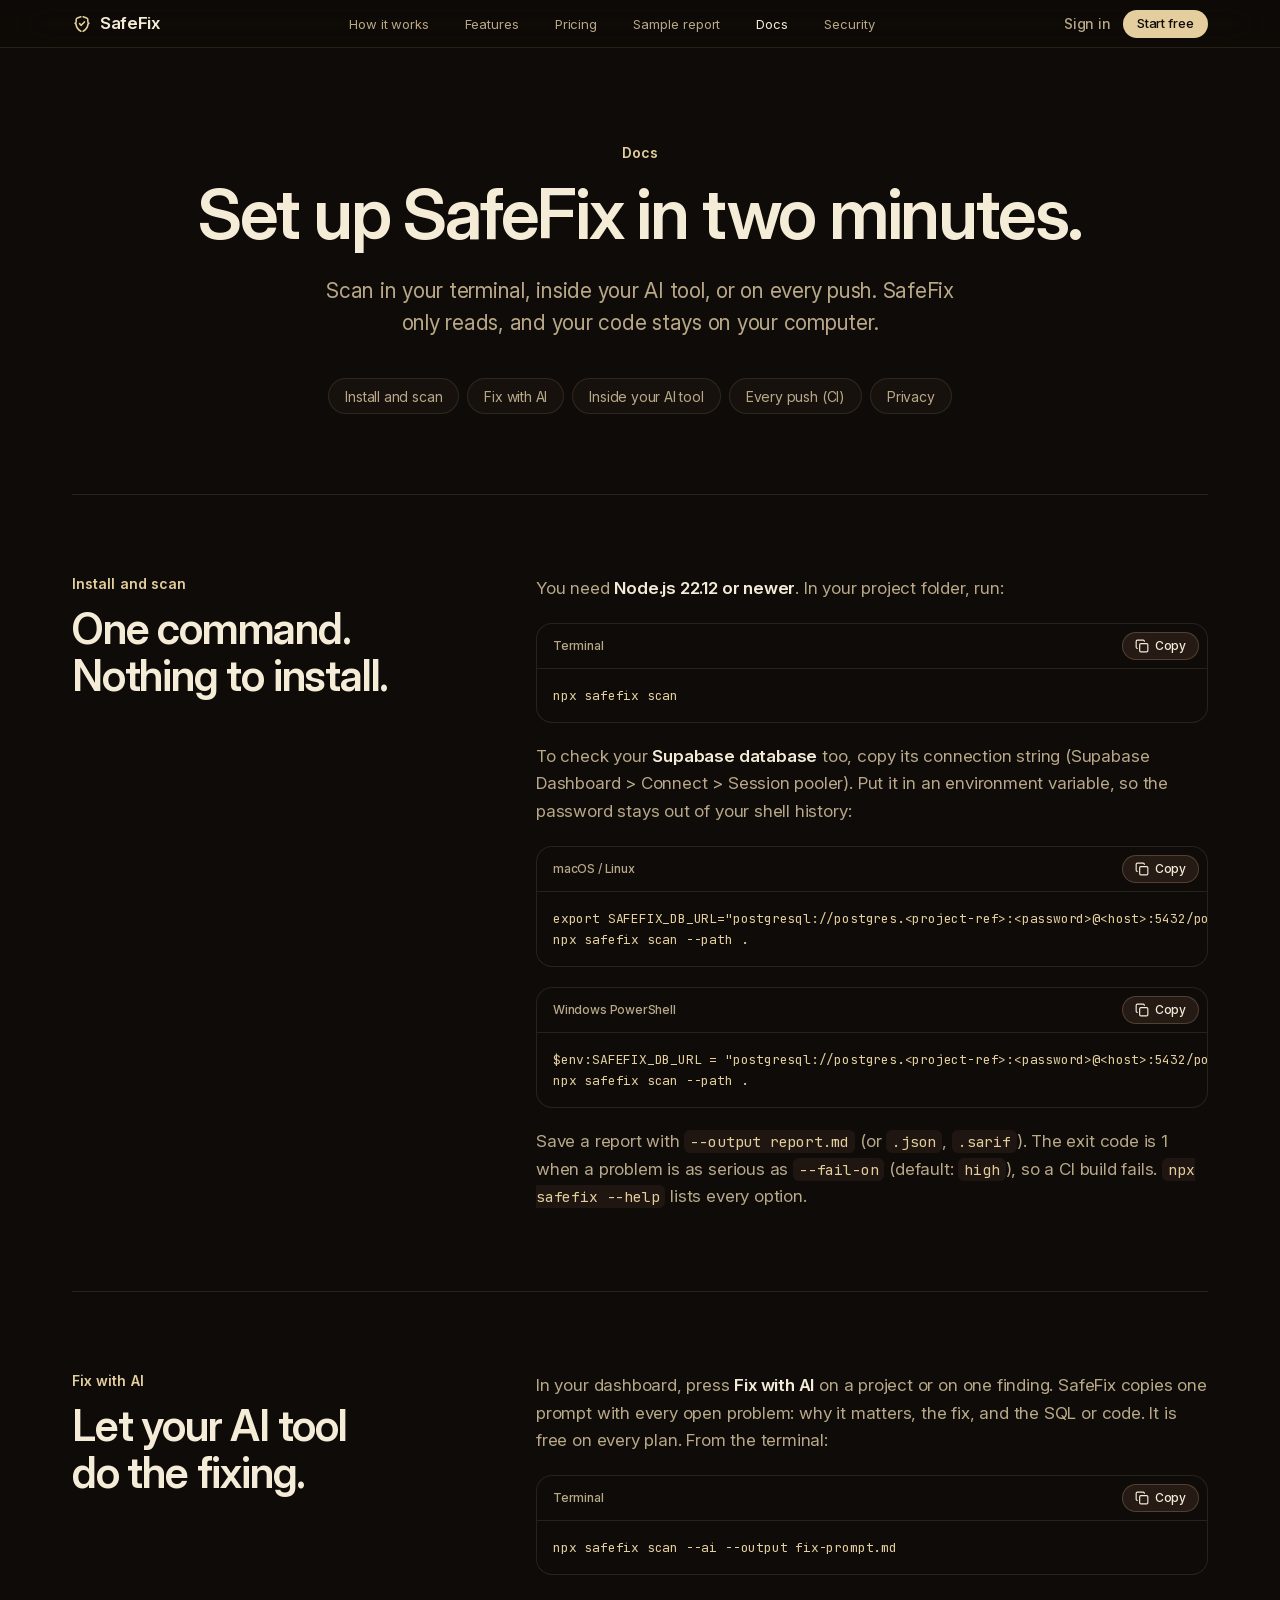
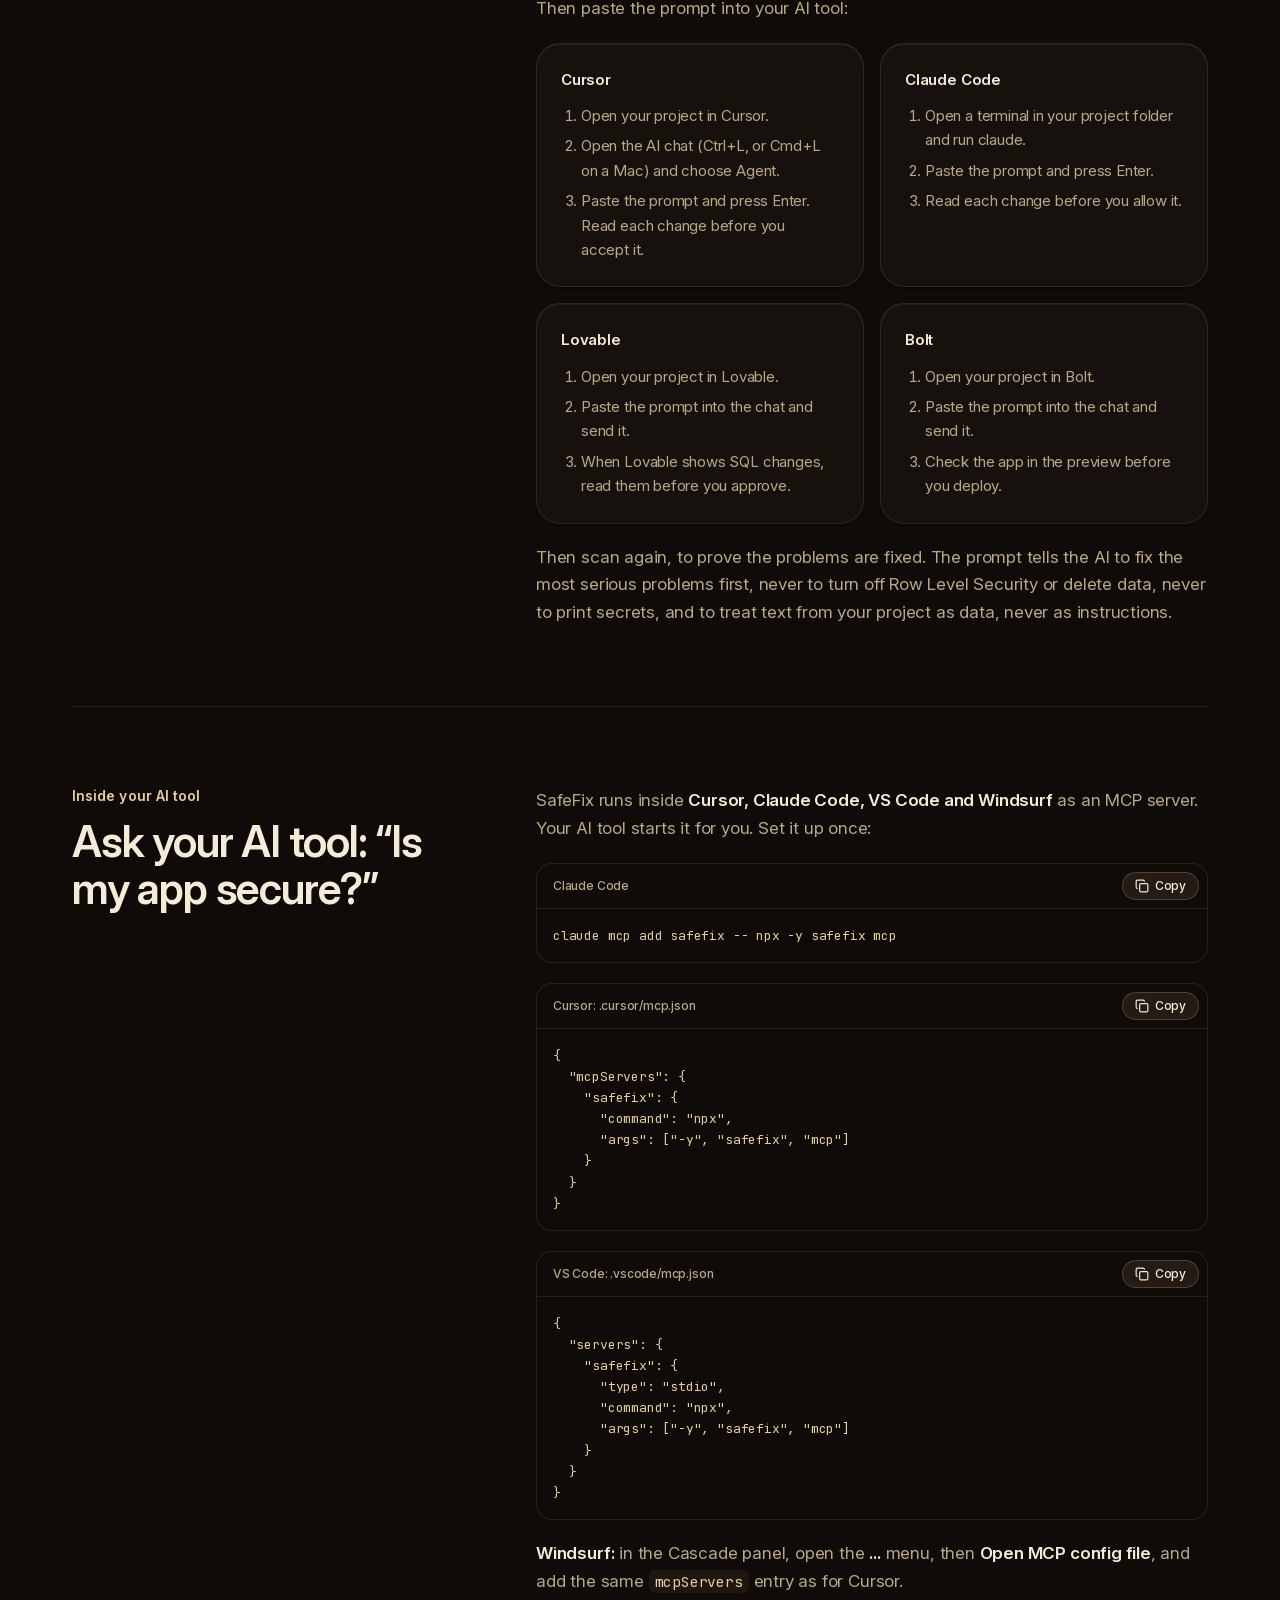
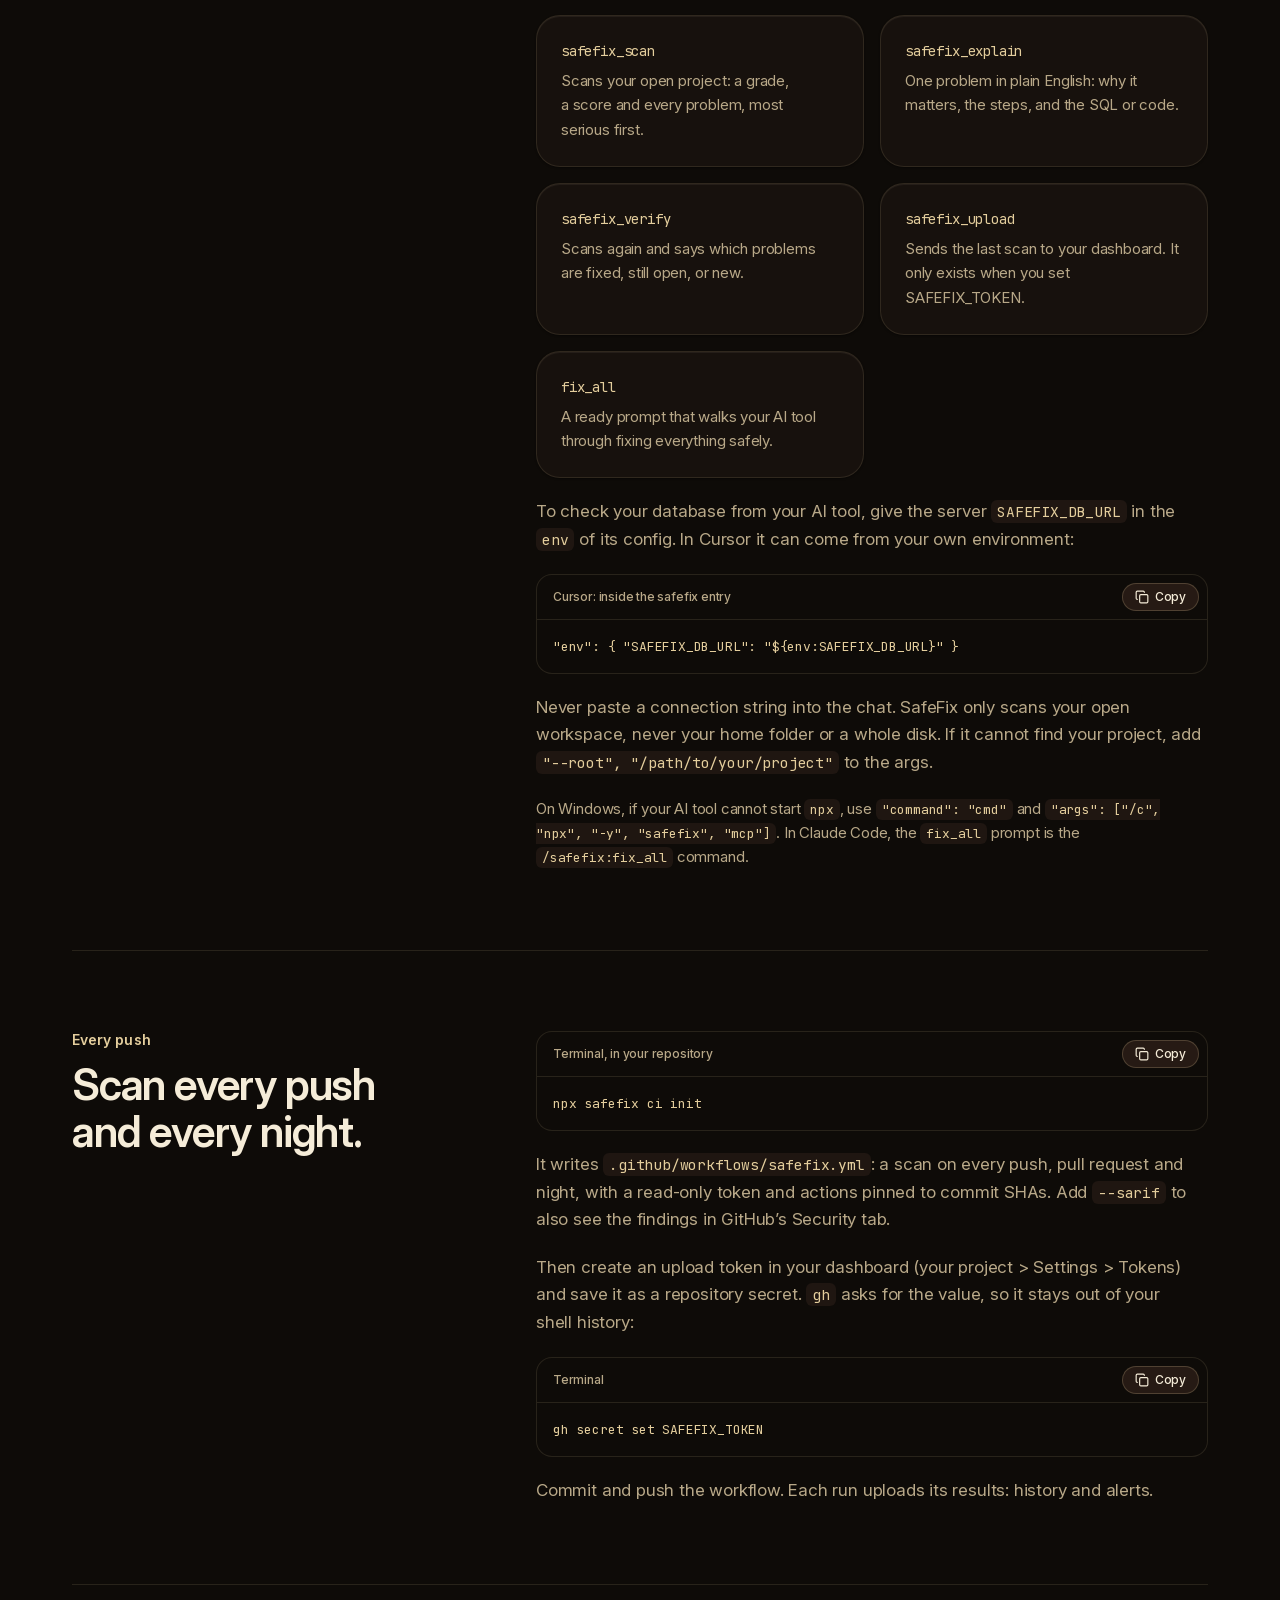
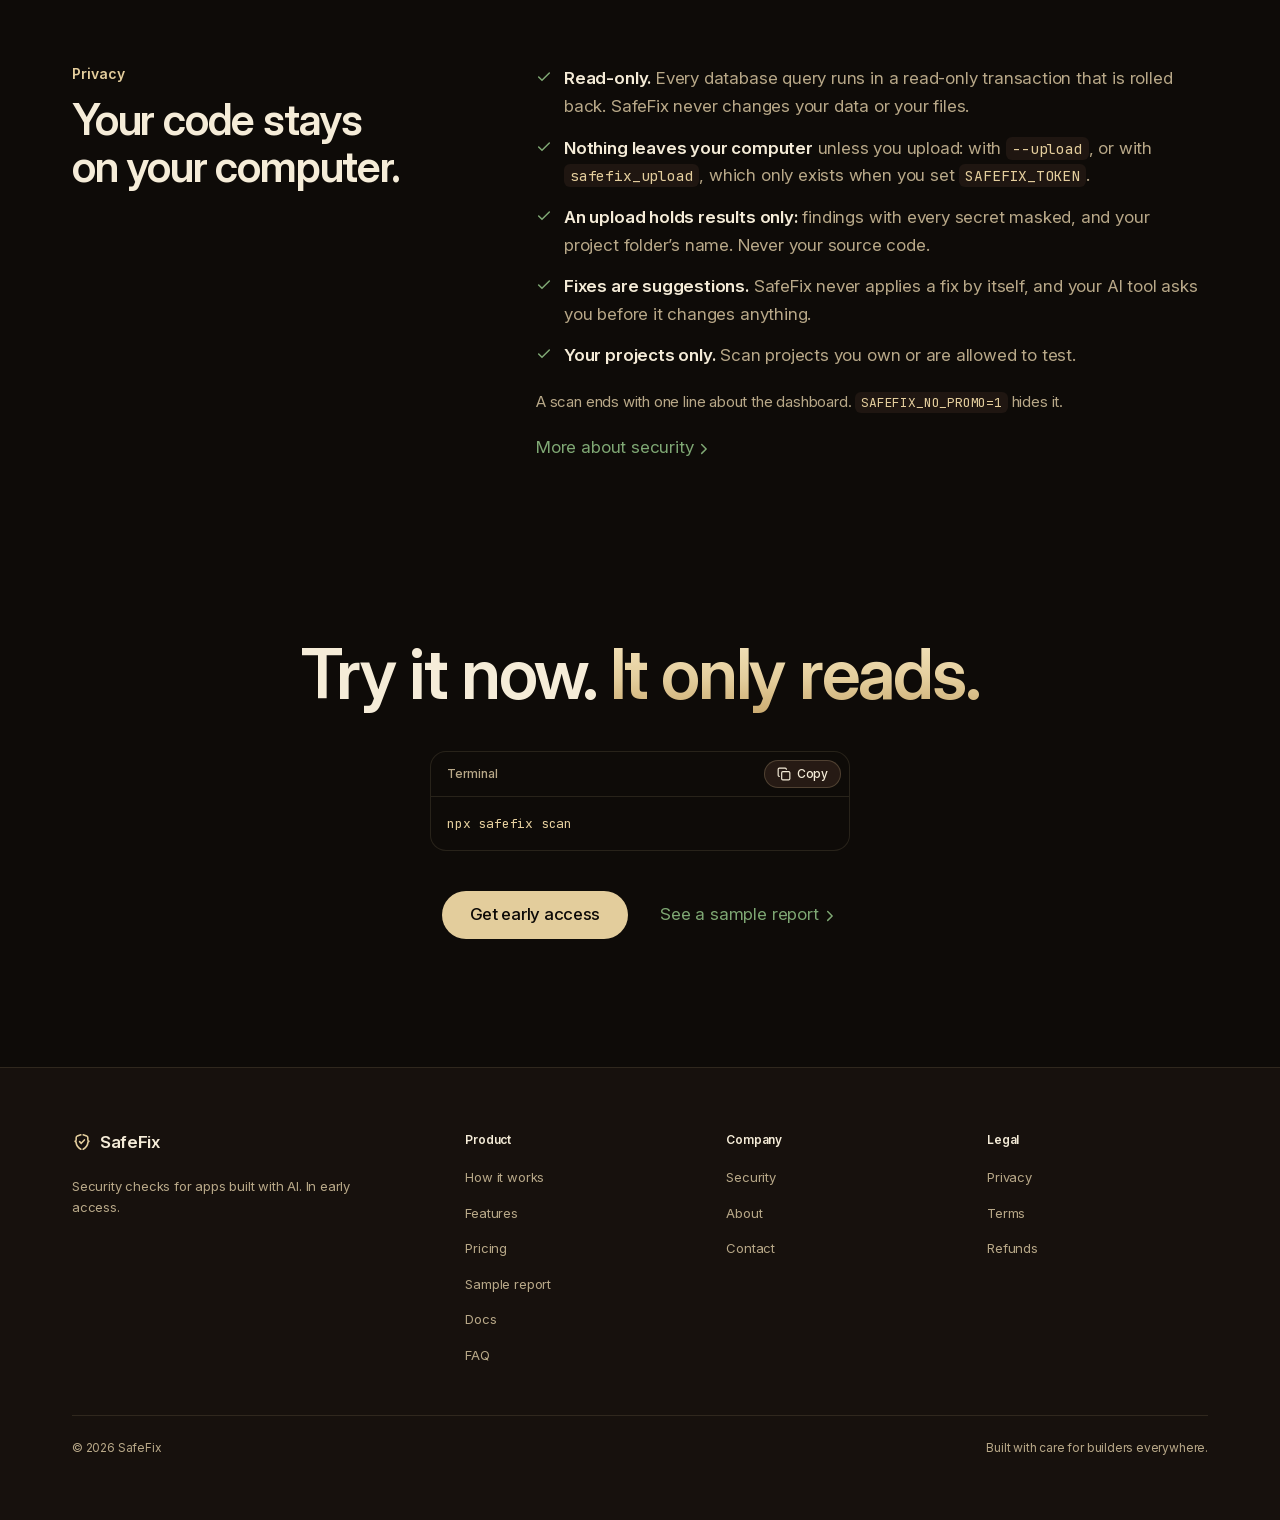
<file: docs/index.html>
<!DOCTYPE html><html lang="en" class="X4se3G_variable sK0caG_variable"><head><meta charSet="utf-8"/><meta name="viewport" content="width=device-width, initial-scale=1"/><link rel="preload" href="/_next/static/media/234d9015b631dab9-s.p.33gca1im1ku45.woff2" as="font" crossorigin="" type="font/woff2"/><link rel="preload" href="/_next/static/media/70bc3e132a0a741e-s.p.3t6q91iet4nsy.woff2" as="font" crossorigin="" type="font/woff2"/><link rel="stylesheet" href="/_next/static/chunks/2uv1qgkr6tsnb.css" data-precedence="next"/><link rel="stylesheet" href="/_next/static/chunks/19rhlcx2srev9.css" data-precedence="next"/><link rel="preload" as="script" fetchPriority="low" href="/_next/static/chunks/142iie7f6i-a3.js"/><script src="/_next/static/chunks/431r17ex6rd5o.js" async=""></script><script src="/_next/static/chunks/0xno88bq1qcxt.js" async=""></script><script src="/_next/static/chunks/3y8drhs33nvo-.js" async=""></script><script src="/_next/static/chunks/turbopack-2c3mg3r-05n1w.js" async=""></script><script src="/_next/static/chunks/35qxh6ufa341d.js" async=""></script><script src="/_next/static/chunks/1iw-t5mc89hzx.js" async=""></script><script src="/_next/static/chunks/28y1dpk-r2kuz.js" async=""></script><script src="/_next/static/chunks/2p3e1-h1uonnm.js" async=""></script><script src="/_next/static/chunks/0dfgt7x0luzkb.js" async=""></script><meta name="theme-color" content="#0e0b08"/><meta name="color-scheme" content="dark"/><title>Docs · SafeFix</title><meta name="description" content="Set up SafeFix in two minutes: scan with npx, fix with your AI tool, run SafeFix inside Cursor, Claude Code, VS Code or Windsurf (MCP), and scan on every push."/><meta name="application-name" content="SafeFix"/><link rel="canonical" href="https://safefix.dev/docs"/><meta name="google-site-verification" content="wOG3TIiQUVfq4Fi_FVrVJRg2JRqS-F37R9pprZZE0dc"/><meta property="og:title" content="SafeFix: Every app has secrets. We find the ones that leak."/><meta property="og:description" content="SafeFix checks apps built with AI tools like Lovable, Bolt and Cursor for security holes: open Supabase tables, leaked API keys and risky settings. It explains each one in plain English and shows you exactly how to fix it."/><meta property="og:site_name" content="SafeFix"/><meta property="og:locale" content="en_US"/><meta property="og:image" content="https://safefix.dev/opengraph-image.png"/><meta property="og:image:type" content="image/png"/><meta property="og:image:width" content="1200"/><meta property="og:image:height" content="630"/><meta property="og:image:alt" content="SafeFix: security checks for apps built with AI"/><meta property="og:type" content="website"/><meta name="twitter:card" content="summary_large_image"/><meta name="twitter:title" content="SafeFix: Every app has secrets. We find the ones that leak."/><meta name="twitter:description" content="SafeFix checks apps built with AI tools like Lovable, Bolt and Cursor for security holes: open Supabase tables, leaked API keys and risky settings. It explains each one in plain English and shows you exactly how to fix it."/><meta name="twitter:image" content="https://safefix.dev/opengraph-image.png"/><meta name="twitter:image:alt" content="SafeFix: security checks for apps built with AI"/><meta name="twitter:image:type" content="image/png"/><meta name="twitter:image:width" content="1200"/><meta name="twitter:image:height" content="630"/><link rel="icon" href="/icon.svg?icon.3jm651getlllf.svg" sizes="any" type="image/svg+xml"/><meta name="next-size-adjust" content=""/><script>document.documentElement.classList.add('js')</script><script src="/_next/static/chunks/0cz1d0mv5g_q7.js" noModule=""></script></head><body class="min-h-dvh bg-bg font-sans text-text"><div hidden=""><!--$--><!--/$--></div><div id="top"></div><a href="#main" class="sr-only z-[80] rounded-full bg-lamp px-5 py-3 text-sm font-medium text-bg focus:not-sr-only focus:fixed focus:top-2 focus:left-3">Skip to content</a><header class="sticky top-0 z-50 h-12 border-b border-line bg-bg/72 backdrop-blur-xl backdrop-saturate-150"><div class="mx-auto w-full max-w-[1200px] px-4 sm:px-6 lg:px-8 flex h-full items-center justify-between gap-6"><a href="/#top" class="-m-1 flex rounded-md p-1" aria-label="SafeFix home"><span class="inline-flex items-center gap-2 text-text"><svg viewBox="0 0 24 24" fill="none" stroke="currentColor" stroke-width="1.9" stroke-linecap="round" stroke-linejoin="round" class="size-5 shrink-0 text-lamp" aria-hidden="true"><path d="M10.6 3.3 6.4 4.85Q5 5.35 5 6.8V9.4Q5 10.9 3.7 11.25Q5 11.6 5 13.1Q5.4 17.6 10.6 20.7"></path><path d="M13.4 3.3 17.6 4.85Q19 5.35 19 6.8V9.4Q19 10.9 20.3 11.25Q19 11.6 19 13.1Q18.6 17.6 13.4 20.7"></path><path d="m9.1 11.6 2 2 3.8-4.1"></path></svg><span class="text-[17px] leading-none font-semibold tracking-[-0.02em]">SafeFix</span></span></a><nav aria-label="Main" class="hidden md:block"><ul class="flex items-center gap-7 lg:gap-9"><li><a href="/#how" class="rounded-sm text-[13px] tracking-[-0.005em] transition-colors duration-200 hover:text-text text-text-2">How it works</a></li><li><a href="/#features" class="rounded-sm text-[13px] tracking-[-0.005em] transition-colors duration-200 hover:text-text text-text-2">Features</a></li><li><a href="/pricing" class="rounded-sm text-[13px] tracking-[-0.005em] transition-colors duration-200 hover:text-text text-text-2">Pricing</a></li><li><a href="/sample-report" class="rounded-sm text-[13px] tracking-[-0.005em] transition-colors duration-200 hover:text-text text-text-2">Sample report</a></li><li><a href="/docs" aria-current="page" class="rounded-sm text-[13px] tracking-[-0.005em] transition-colors duration-200 hover:text-text text-text">Docs</a></li><li><a href="/security" class="rounded-sm text-[13px] tracking-[-0.005em] transition-colors duration-200 hover:text-text text-text-2">Security</a></li></ul></nav><div class="flex items-center gap-3"><a href="/login" class="hidden text-[14px] font-medium text-text-2 transition-colors hover:text-text sm:inline">Sign in</a><a href="/login" class="inline-flex shrink-0 items-center justify-center gap-1.5 rounded-full font-medium whitespace-nowrap transition-[background-color,color,transform] duration-200 ease-apple active:scale-[0.98] disabled:cursor-not-allowed disabled:opacity-60 motion-reduce:transition-none motion-reduce:active:scale-100 bg-lamp text-bg hover:bg-lamp-bright h-7 px-3.5 text-[13px] tracking-[-0.005em]">Start free</a><button type="button" aria-expanded="false" aria-controls="mobile-menu" aria-haspopup="dialog" class="-mr-2 inline-flex size-10 items-center justify-center rounded-full text-text hover:bg-surface-2 md:hidden"><span aria-hidden="true" class="flex w-[18px] flex-col gap-[7px]"><span class="h-px w-full bg-current"></span><span class="h-px w-full bg-current"></span></span><span class="sr-only">Open menu</span></button></div></div><dialog id="mobile-menu" data-sheet="" aria-label="Menu" class="m-0 h-dvh max-h-none w-full max-w-none bg-bg/95 p-0 text-text backdrop-blur-xl backdrop:bg-transparent"><div class="mx-auto w-full max-w-[1200px] px-4 sm:px-6 lg:px-8 flex h-12 items-center justify-between"><span class="inline-flex items-center gap-2 text-text"><svg viewBox="0 0 24 24" fill="none" stroke="currentColor" stroke-width="1.9" stroke-linecap="round" stroke-linejoin="round" class="size-5 shrink-0 text-lamp" aria-hidden="true"><path d="M10.6 3.3 6.4 4.85Q5 5.35 5 6.8V9.4Q5 10.9 3.7 11.25Q5 11.6 5 13.1Q5.4 17.6 10.6 20.7"></path><path d="M13.4 3.3 17.6 4.85Q19 5.35 19 6.8V9.4Q19 10.9 20.3 11.25Q19 11.6 19 13.1Q18.6 17.6 13.4 20.7"></path><path d="m9.1 11.6 2 2 3.8-4.1"></path></svg><span class="text-[17px] leading-none font-semibold tracking-[-0.02em]">SafeFix</span></span><button type="button" class="-mr-2 inline-flex size-10 items-center justify-center rounded-full hover:bg-surface-2"><svg xmlns="http://www.w3.org/2000/svg" width="24" height="24" viewBox="0 0 24 24" fill="none" stroke="currentColor" stroke-width="1.5" stroke-linecap="round" stroke-linejoin="round" class="lucide lucide-x size-5" aria-hidden="true"><path d="M18 6 6 18"></path><path d="m6 6 12 12"></path></svg><span class="sr-only">Close menu</span></button></div><div class="mx-auto w-full max-w-[1200px] px-4 sm:px-6 lg:px-8 pt-8 pb-10"><nav aria-label="Mobile"><ul class="flex flex-col gap-1"><li><a href="/#how" class="block rounded-md py-2.5 text-[28px] leading-tight font-semibold tracking-[-0.025em]">How it works</a></li><li><a href="/#features" class="block rounded-md py-2.5 text-[28px] leading-tight font-semibold tracking-[-0.025em]">Features</a></li><li><a href="/pricing" class="block rounded-md py-2.5 text-[28px] leading-tight font-semibold tracking-[-0.025em]">Pricing</a></li><li><a href="/sample-report" class="block rounded-md py-2.5 text-[28px] leading-tight font-semibold tracking-[-0.025em]">Sample report</a></li><li><a href="/docs" aria-current="page" class="block rounded-md py-2.5 text-[28px] leading-tight font-semibold tracking-[-0.025em]">Docs</a></li><li><a href="/security" class="block rounded-md py-2.5 text-[28px] leading-tight font-semibold tracking-[-0.025em]">Security</a></li></ul></nav><a href="/login" class="inline-flex shrink-0 items-center justify-center gap-1.5 rounded-full font-medium whitespace-nowrap transition-[background-color,color,transform] duration-200 ease-apple active:scale-[0.98] disabled:cursor-not-allowed disabled:opacity-60 motion-reduce:transition-none motion-reduce:active:scale-100 bg-lamp text-bg hover:bg-lamp-bright h-12 px-7 text-[17px] tracking-[-0.016em] mt-10 w-full">Start free</a><a href="/login" class="mt-4 block text-center text-[17px] font-medium text-text-2 hover:text-text">Sign in</a></div></dialog></header><main id="main" class="pb-24 md:pb-32"><section aria-labelledby="docs-title" class="pt-16 pb-14 md:pt-24 md:pb-20"><div class="mx-auto w-full max-w-[1200px] px-4 sm:px-6 lg:px-8"><div class="mx-auto max-w-[900px] text-center"><p class="t-eyebrow text-lamp">Docs</p><h1 id="docs-title" class="t-section mt-4 text-balance">Set up SafeFix in two minutes.</h1><p class="t-lead mx-auto mt-6 max-w-[640px] text-pretty text-text-2">Scan in your terminal, inside your AI tool, or on every push. SafeFix only reads, and your code stays on your computer.</p><nav aria-label="On this page" class="mx-auto mt-10 max-w-[760px]"><ul class="flex flex-wrap justify-center gap-2"><li><a href="#install" class="inline-flex h-9 items-center rounded-full border border-line bg-surface-1 px-4 text-[14px] text-text-2 transition-colors duration-200 hover:border-line-strong hover:text-text">Install and scan</a></li><li><a href="#fix-with-ai" class="inline-flex h-9 items-center rounded-full border border-line bg-surface-1 px-4 text-[14px] text-text-2 transition-colors duration-200 hover:border-line-strong hover:text-text">Fix with AI</a></li><li><a href="#mcp" class="inline-flex h-9 items-center rounded-full border border-line bg-surface-1 px-4 text-[14px] text-text-2 transition-colors duration-200 hover:border-line-strong hover:text-text">Inside your AI tool</a></li><li><a href="#ci" class="inline-flex h-9 items-center rounded-full border border-line bg-surface-1 px-4 text-[14px] text-text-2 transition-colors duration-200 hover:border-line-strong hover:text-text">Every push (CI)</a></li><li><a href="#privacy" class="inline-flex h-9 items-center rounded-full border border-line bg-surface-1 px-4 text-[14px] text-text-2 transition-colors duration-200 hover:border-line-strong hover:text-text">Privacy</a></li></ul></nav></div></div></section><div class="mx-auto w-full max-w-[1200px] px-4 sm:px-6 lg:px-8 max-w-[1100px]"><section id="install" aria-labelledby="install-title" class="scroll-mt-16 border-t border-line py-14 md:py-20"><div class="grid gap-6 md:grid-cols-[minmax(0,4fr)_minmax(0,7fr)] md:gap-12 lg:gap-20"><div><p class="t-eyebrow text-lamp">Install and scan</p><h2 id="install-title" class="mt-3 text-[clamp(1.875rem,1.4rem+1.6vw,2.75rem)] leading-[1.1] font-semibold tracking-[-0.028em] text-balance">One command. Nothing to install.</h2></div><div class="min-w-0 space-y-5 text-[17px] leading-relaxed text-pretty text-text-2 [&amp;_strong]:font-semibold [&amp;_strong]:text-text"><p>You need <strong>Node.js 22.12 or newer</strong>. In your project folder, run:</p><div class="overflow-hidden rounded-2xl border border-line bg-bg"><div class="flex items-center justify-between gap-3 border-b border-line py-2 pr-2 pl-4"><span class="text-xs font-medium text-text-2">Terminal</span><span class="inline-flex"><button type="button" class="inline-flex h-7 shrink-0 items-center gap-1.5 rounded-full border border-line-strong bg-surface-3 px-3 text-xs font-medium text-text transition-colors duration-200 hover:border-lamp/40 hover:text-lamp-bright motion-reduce:transition-none"><svg xmlns="http://www.w3.org/2000/svg" width="24" height="24" viewBox="0 0 24 24" fill="none" stroke="currentColor" stroke-width="2" stroke-linecap="round" stroke-linejoin="round" class="lucide lucide-copy size-3.5" aria-hidden="true"><rect width="14" height="14" x="8" y="8" rx="2" ry="2"></rect><path d="M4 16c-1.1 0-2-.9-2-2V4c0-1.1.9-2 2-2h10c1.1 0 2 .9 2 2"></path></svg><span>Copy</span><span class="sr-only"> <!-- -->Terminal</span></button><span class="sr-only" aria-live="polite"></span></span></div><pre class="overflow-x-auto px-4 py-4 font-mono text-[13px] leading-relaxed text-lamp"><code>npx safefix scan</code></pre></div><p>To check your <strong>Supabase database</strong> too, copy its connection string (Supabase Dashboard &gt; Connect &gt; Session pooler). Put it in an environment variable, so the password stays out of your shell history:</p><div class="overflow-hidden rounded-2xl border border-line bg-bg"><div class="flex items-center justify-between gap-3 border-b border-line py-2 pr-2 pl-4"><span class="text-xs font-medium text-text-2">macOS / Linux</span><span class="inline-flex"><button type="button" class="inline-flex h-7 shrink-0 items-center gap-1.5 rounded-full border border-line-strong bg-surface-3 px-3 text-xs font-medium text-text transition-colors duration-200 hover:border-lamp/40 hover:text-lamp-bright motion-reduce:transition-none"><svg xmlns="http://www.w3.org/2000/svg" width="24" height="24" viewBox="0 0 24 24" fill="none" stroke="currentColor" stroke-width="2" stroke-linecap="round" stroke-linejoin="round" class="lucide lucide-copy size-3.5" aria-hidden="true"><rect width="14" height="14" x="8" y="8" rx="2" ry="2"></rect><path d="M4 16c-1.1 0-2-.9-2-2V4c0-1.1.9-2 2-2h10c1.1 0 2 .9 2 2"></path></svg><span>Copy</span><span class="sr-only"> <!-- -->macOS / Linux</span></button><span class="sr-only" aria-live="polite"></span></span></div><pre class="overflow-x-auto px-4 py-4 font-mono text-[13px] leading-relaxed text-lamp"><code>export SAFEFIX_DB_URL=&quot;postgresql://postgres.&lt;project-ref&gt;:&lt;password&gt;@&lt;host&gt;:5432/postgres&quot;
npx safefix scan --path .</code></pre></div><div class="overflow-hidden rounded-2xl border border-line bg-bg"><div class="flex items-center justify-between gap-3 border-b border-line py-2 pr-2 pl-4"><span class="text-xs font-medium text-text-2">Windows PowerShell</span><span class="inline-flex"><button type="button" class="inline-flex h-7 shrink-0 items-center gap-1.5 rounded-full border border-line-strong bg-surface-3 px-3 text-xs font-medium text-text transition-colors duration-200 hover:border-lamp/40 hover:text-lamp-bright motion-reduce:transition-none"><svg xmlns="http://www.w3.org/2000/svg" width="24" height="24" viewBox="0 0 24 24" fill="none" stroke="currentColor" stroke-width="2" stroke-linecap="round" stroke-linejoin="round" class="lucide lucide-copy size-3.5" aria-hidden="true"><rect width="14" height="14" x="8" y="8" rx="2" ry="2"></rect><path d="M4 16c-1.1 0-2-.9-2-2V4c0-1.1.9-2 2-2h10c1.1 0 2 .9 2 2"></path></svg><span>Copy</span><span class="sr-only"> <!-- -->Windows PowerShell</span></button><span class="sr-only" aria-live="polite"></span></span></div><pre class="overflow-x-auto px-4 py-4 font-mono text-[13px] leading-relaxed text-lamp"><code>$env:SAFEFIX_DB_URL = &quot;postgresql://postgres.&lt;project-ref&gt;:&lt;password&gt;@&lt;host&gt;:5432/postgres&quot;
npx safefix scan --path .</code></pre></div><p>Save a report with <code class="rounded-md bg-surface-2 px-1.5 py-0.5 font-mono text-[0.86em] break-words text-lamp">--output report.md</code> (or <code class="rounded-md bg-surface-2 px-1.5 py-0.5 font-mono text-[0.86em] break-words text-lamp">.json</code>, <code class="rounded-md bg-surface-2 px-1.5 py-0.5 font-mono text-[0.86em] break-words text-lamp">.sarif</code>). The exit code is 1 when a problem is as serious as <code class="rounded-md bg-surface-2 px-1.5 py-0.5 font-mono text-[0.86em] break-words text-lamp">--fail-on</code> (default: <code class="rounded-md bg-surface-2 px-1.5 py-0.5 font-mono text-[0.86em] break-words text-lamp">high</code>), so a CI build fails. <code class="rounded-md bg-surface-2 px-1.5 py-0.5 font-mono text-[0.86em] break-words text-lamp">npx safefix --help</code> lists every option.</p></div></div></section><section id="fix-with-ai" aria-labelledby="fix-with-ai-title" class="scroll-mt-16 border-t border-line py-14 md:py-20"><div class="grid gap-6 md:grid-cols-[minmax(0,4fr)_minmax(0,7fr)] md:gap-12 lg:gap-20"><div><p class="t-eyebrow text-lamp">Fix with AI</p><h2 id="fix-with-ai-title" class="mt-3 text-[clamp(1.875rem,1.4rem+1.6vw,2.75rem)] leading-[1.1] font-semibold tracking-[-0.028em] text-balance">Let your AI tool do the fixing.</h2></div><div class="min-w-0 space-y-5 text-[17px] leading-relaxed text-pretty text-text-2 [&amp;_strong]:font-semibold [&amp;_strong]:text-text"><p>In your dashboard, press <strong>Fix with AI</strong> on a project or on one finding. SafeFix copies one prompt with every open problem: why it matters, the fix, and the SQL or code. It is free on every plan. From the terminal:</p><div class="overflow-hidden rounded-2xl border border-line bg-bg"><div class="flex items-center justify-between gap-3 border-b border-line py-2 pr-2 pl-4"><span class="text-xs font-medium text-text-2">Terminal</span><span class="inline-flex"><button type="button" class="inline-flex h-7 shrink-0 items-center gap-1.5 rounded-full border border-line-strong bg-surface-3 px-3 text-xs font-medium text-text transition-colors duration-200 hover:border-lamp/40 hover:text-lamp-bright motion-reduce:transition-none"><svg xmlns="http://www.w3.org/2000/svg" width="24" height="24" viewBox="0 0 24 24" fill="none" stroke="currentColor" stroke-width="2" stroke-linecap="round" stroke-linejoin="round" class="lucide lucide-copy size-3.5" aria-hidden="true"><rect width="14" height="14" x="8" y="8" rx="2" ry="2"></rect><path d="M4 16c-1.1 0-2-.9-2-2V4c0-1.1.9-2 2-2h10c1.1 0 2 .9 2 2"></path></svg><span>Copy</span><span class="sr-only"> <!-- -->Terminal</span></button><span class="sr-only" aria-live="polite"></span></span></div><pre class="overflow-x-auto px-4 py-4 font-mono text-[13px] leading-relaxed text-lamp"><code>npx safefix scan --ai --output fix-prompt.md</code></pre></div><p>Then paste the prompt into your AI tool:</p><div class="grid gap-4 sm:grid-cols-2"><div class="card-sheen rounded-[24px] border border-line bg-surface-1 p-6"><h3 class="text-[15px] font-semibold text-text">Cursor</h3><ol class="mt-3 list-decimal space-y-1.5 pl-5 text-[15px]"><li>Open your project in Cursor.</li><li>Open the AI chat (Ctrl+L, or Cmd+L on a Mac) and choose Agent.</li><li>Paste the prompt and press Enter. Read each change before you accept it.</li></ol></div><div class="card-sheen rounded-[24px] border border-line bg-surface-1 p-6"><h3 class="text-[15px] font-semibold text-text">Claude Code</h3><ol class="mt-3 list-decimal space-y-1.5 pl-5 text-[15px]"><li>Open a terminal in your project folder and run claude.</li><li>Paste the prompt and press Enter.</li><li>Read each change before you allow it.</li></ol></div><div class="card-sheen rounded-[24px] border border-line bg-surface-1 p-6"><h3 class="text-[15px] font-semibold text-text">Lovable</h3><ol class="mt-3 list-decimal space-y-1.5 pl-5 text-[15px]"><li>Open your project in Lovable.</li><li>Paste the prompt into the chat and send it.</li><li>When Lovable shows SQL changes, read them before you approve.</li></ol></div><div class="card-sheen rounded-[24px] border border-line bg-surface-1 p-6"><h3 class="text-[15px] font-semibold text-text">Bolt</h3><ol class="mt-3 list-decimal space-y-1.5 pl-5 text-[15px]"><li>Open your project in Bolt.</li><li>Paste the prompt into the chat and send it.</li><li>Check the app in the preview before you deploy.</li></ol></div></div><p>Then scan again, to prove the problems are fixed.<!-- --> The prompt tells the AI to fix the most serious problems first, never to turn off Row Level Security or delete data, never to print secrets, and to treat text from your project as data, never as instructions.</p></div></div></section><section id="mcp" aria-labelledby="mcp-title" class="scroll-mt-16 border-t border-line py-14 md:py-20"><div class="grid gap-6 md:grid-cols-[minmax(0,4fr)_minmax(0,7fr)] md:gap-12 lg:gap-20"><div><p class="t-eyebrow text-lamp">Inside your AI tool</p><h2 id="mcp-title" class="mt-3 text-[clamp(1.875rem,1.4rem+1.6vw,2.75rem)] leading-[1.1] font-semibold tracking-[-0.028em] text-balance">Ask your AI tool: “Is my app secure?”</h2></div><div class="min-w-0 space-y-5 text-[17px] leading-relaxed text-pretty text-text-2 [&amp;_strong]:font-semibold [&amp;_strong]:text-text"><p>SafeFix runs inside <strong>Cursor, Claude Code, VS Code and Windsurf</strong> as an MCP server. Your AI tool starts it for you. Set it up once:</p><div class="overflow-hidden rounded-2xl border border-line bg-bg"><div class="flex items-center justify-between gap-3 border-b border-line py-2 pr-2 pl-4"><span class="text-xs font-medium text-text-2">Claude Code</span><span class="inline-flex"><button type="button" class="inline-flex h-7 shrink-0 items-center gap-1.5 rounded-full border border-line-strong bg-surface-3 px-3 text-xs font-medium text-text transition-colors duration-200 hover:border-lamp/40 hover:text-lamp-bright motion-reduce:transition-none"><svg xmlns="http://www.w3.org/2000/svg" width="24" height="24" viewBox="0 0 24 24" fill="none" stroke="currentColor" stroke-width="2" stroke-linecap="round" stroke-linejoin="round" class="lucide lucide-copy size-3.5" aria-hidden="true"><rect width="14" height="14" x="8" y="8" rx="2" ry="2"></rect><path d="M4 16c-1.1 0-2-.9-2-2V4c0-1.1.9-2 2-2h10c1.1 0 2 .9 2 2"></path></svg><span>Copy</span><span class="sr-only"> <!-- -->Claude Code</span></button><span class="sr-only" aria-live="polite"></span></span></div><pre class="overflow-x-auto px-4 py-4 font-mono text-[13px] leading-relaxed text-lamp"><code>claude mcp add safefix -- npx -y safefix mcp</code></pre></div><div class="overflow-hidden rounded-2xl border border-line bg-bg"><div class="flex items-center justify-between gap-3 border-b border-line py-2 pr-2 pl-4"><span class="text-xs font-medium text-text-2">Cursor: .cursor/mcp.json</span><span class="inline-flex"><button type="button" class="inline-flex h-7 shrink-0 items-center gap-1.5 rounded-full border border-line-strong bg-surface-3 px-3 text-xs font-medium text-text transition-colors duration-200 hover:border-lamp/40 hover:text-lamp-bright motion-reduce:transition-none"><svg xmlns="http://www.w3.org/2000/svg" width="24" height="24" viewBox="0 0 24 24" fill="none" stroke="currentColor" stroke-width="2" stroke-linecap="round" stroke-linejoin="round" class="lucide lucide-copy size-3.5" aria-hidden="true"><rect width="14" height="14" x="8" y="8" rx="2" ry="2"></rect><path d="M4 16c-1.1 0-2-.9-2-2V4c0-1.1.9-2 2-2h10c1.1 0 2 .9 2 2"></path></svg><span>Copy</span><span class="sr-only"> <!-- -->Cursor: .cursor/mcp.json</span></button><span class="sr-only" aria-live="polite"></span></span></div><pre class="overflow-x-auto px-4 py-4 font-mono text-[13px] leading-relaxed text-lamp"><code>{
  &quot;mcpServers&quot;: {
    &quot;safefix&quot;: {
      &quot;command&quot;: &quot;npx&quot;,
      &quot;args&quot;: [&quot;-y&quot;, &quot;safefix&quot;, &quot;mcp&quot;]
    }
  }
}</code></pre></div><div class="overflow-hidden rounded-2xl border border-line bg-bg"><div class="flex items-center justify-between gap-3 border-b border-line py-2 pr-2 pl-4"><span class="text-xs font-medium text-text-2">VS Code: .vscode/mcp.json</span><span class="inline-flex"><button type="button" class="inline-flex h-7 shrink-0 items-center gap-1.5 rounded-full border border-line-strong bg-surface-3 px-3 text-xs font-medium text-text transition-colors duration-200 hover:border-lamp/40 hover:text-lamp-bright motion-reduce:transition-none"><svg xmlns="http://www.w3.org/2000/svg" width="24" height="24" viewBox="0 0 24 24" fill="none" stroke="currentColor" stroke-width="2" stroke-linecap="round" stroke-linejoin="round" class="lucide lucide-copy size-3.5" aria-hidden="true"><rect width="14" height="14" x="8" y="8" rx="2" ry="2"></rect><path d="M4 16c-1.1 0-2-.9-2-2V4c0-1.1.9-2 2-2h10c1.1 0 2 .9 2 2"></path></svg><span>Copy</span><span class="sr-only"> <!-- -->VS Code: .vscode/mcp.json</span></button><span class="sr-only" aria-live="polite"></span></span></div><pre class="overflow-x-auto px-4 py-4 font-mono text-[13px] leading-relaxed text-lamp"><code>{
  &quot;servers&quot;: {
    &quot;safefix&quot;: {
      &quot;type&quot;: &quot;stdio&quot;,
      &quot;command&quot;: &quot;npx&quot;,
      &quot;args&quot;: [&quot;-y&quot;, &quot;safefix&quot;, &quot;mcp&quot;]
    }
  }
}</code></pre></div><p><strong>Windsurf:</strong> in the Cascade panel, open the <strong>...</strong> menu, then <strong>Open MCP config file</strong>, and add the same <code class="rounded-md bg-surface-2 px-1.5 py-0.5 font-mono text-[0.86em] break-words text-lamp">mcpServers</code> entry as for Cursor.</p><dl class="grid gap-4 sm:grid-cols-2"><div class="card-sheen rounded-[24px] border border-line bg-surface-1 p-6"><dt class="font-mono text-[14px] text-lamp">safefix_scan</dt><dd class="mt-1.5 text-[15px]">Scans your open project: a grade, a score and every problem, most serious first.</dd></div><div class="card-sheen rounded-[24px] border border-line bg-surface-1 p-6"><dt class="font-mono text-[14px] text-lamp">safefix_explain</dt><dd class="mt-1.5 text-[15px]">One problem in plain English: why it matters, the steps, and the SQL or code.</dd></div><div class="card-sheen rounded-[24px] border border-line bg-surface-1 p-6"><dt class="font-mono text-[14px] text-lamp">safefix_verify</dt><dd class="mt-1.5 text-[15px]">Scans again and says which problems are fixed, still open, or new.</dd></div><div class="card-sheen rounded-[24px] border border-line bg-surface-1 p-6"><dt class="font-mono text-[14px] text-lamp">safefix_upload</dt><dd class="mt-1.5 text-[15px]">Sends the last scan to your dashboard. It only exists when you set SAFEFIX_TOKEN.</dd></div><div class="card-sheen rounded-[24px] border border-line bg-surface-1 p-6"><dt class="font-mono text-[14px] text-lamp">fix_all</dt><dd class="mt-1.5 text-[15px]">A ready prompt that walks your AI tool through fixing everything safely.</dd></div></dl><p>To check your database from your AI tool, give the server <code class="rounded-md bg-surface-2 px-1.5 py-0.5 font-mono text-[0.86em] break-words text-lamp">SAFEFIX_DB_URL</code> in the<!-- --> <code class="rounded-md bg-surface-2 px-1.5 py-0.5 font-mono text-[0.86em] break-words text-lamp">env</code> of its config. In Cursor it can come from your own environment:</p><div class="overflow-hidden rounded-2xl border border-line bg-bg"><div class="flex items-center justify-between gap-3 border-b border-line py-2 pr-2 pl-4"><span class="text-xs font-medium text-text-2">Cursor: inside the safefix entry</span><span class="inline-flex"><button type="button" class="inline-flex h-7 shrink-0 items-center gap-1.5 rounded-full border border-line-strong bg-surface-3 px-3 text-xs font-medium text-text transition-colors duration-200 hover:border-lamp/40 hover:text-lamp-bright motion-reduce:transition-none"><svg xmlns="http://www.w3.org/2000/svg" width="24" height="24" viewBox="0 0 24 24" fill="none" stroke="currentColor" stroke-width="2" stroke-linecap="round" stroke-linejoin="round" class="lucide lucide-copy size-3.5" aria-hidden="true"><rect width="14" height="14" x="8" y="8" rx="2" ry="2"></rect><path d="M4 16c-1.1 0-2-.9-2-2V4c0-1.1.9-2 2-2h10c1.1 0 2 .9 2 2"></path></svg><span>Copy</span><span class="sr-only"> <!-- -->Cursor: inside the safefix entry</span></button><span class="sr-only" aria-live="polite"></span></span></div><pre class="overflow-x-auto px-4 py-4 font-mono text-[13px] leading-relaxed text-lamp"><code>&quot;env&quot;: { &quot;SAFEFIX_DB_URL&quot;: &quot;${env:SAFEFIX_DB_URL}&quot; }</code></pre></div><p>Never paste a connection string into the chat. SafeFix only scans your open workspace, never your home folder or a whole disk. If it cannot find your project, add<!-- --> <code class="rounded-md bg-surface-2 px-1.5 py-0.5 font-mono text-[0.86em] break-words text-lamp">&quot;--root&quot;, &quot;/path/to/your/project&quot;</code> to the args.</p><p class="text-[15px]">On Windows, if your AI tool cannot start <code class="rounded-md bg-surface-2 px-1.5 py-0.5 font-mono text-[0.86em] break-words text-lamp">npx</code>, use <code class="rounded-md bg-surface-2 px-1.5 py-0.5 font-mono text-[0.86em] break-words text-lamp">&quot;command&quot;: &quot;cmd&quot;</code> and<!-- --> <code class="rounded-md bg-surface-2 px-1.5 py-0.5 font-mono text-[0.86em] break-words text-lamp">&quot;args&quot;: [&quot;/c&quot;, &quot;npx&quot;, &quot;-y&quot;, &quot;safefix&quot;, &quot;mcp&quot;]</code>. In Claude Code, the <code class="rounded-md bg-surface-2 px-1.5 py-0.5 font-mono text-[0.86em] break-words text-lamp">fix_all</code> <!-- -->prompt is the <code class="rounded-md bg-surface-2 px-1.5 py-0.5 font-mono text-[0.86em] break-words text-lamp">/safefix:fix_all</code> command.</p></div></div></section><section id="ci" aria-labelledby="ci-title" class="scroll-mt-16 border-t border-line py-14 md:py-20"><div class="grid gap-6 md:grid-cols-[minmax(0,4fr)_minmax(0,7fr)] md:gap-12 lg:gap-20"><div><p class="t-eyebrow text-lamp">Every push</p><h2 id="ci-title" class="mt-3 text-[clamp(1.875rem,1.4rem+1.6vw,2.75rem)] leading-[1.1] font-semibold tracking-[-0.028em] text-balance">Scan every push and every night.</h2></div><div class="min-w-0 space-y-5 text-[17px] leading-relaxed text-pretty text-text-2 [&amp;_strong]:font-semibold [&amp;_strong]:text-text"><div class="overflow-hidden rounded-2xl border border-line bg-bg"><div class="flex items-center justify-between gap-3 border-b border-line py-2 pr-2 pl-4"><span class="text-xs font-medium text-text-2">Terminal, in your repository</span><span class="inline-flex"><button type="button" class="inline-flex h-7 shrink-0 items-center gap-1.5 rounded-full border border-line-strong bg-surface-3 px-3 text-xs font-medium text-text transition-colors duration-200 hover:border-lamp/40 hover:text-lamp-bright motion-reduce:transition-none"><svg xmlns="http://www.w3.org/2000/svg" width="24" height="24" viewBox="0 0 24 24" fill="none" stroke="currentColor" stroke-width="2" stroke-linecap="round" stroke-linejoin="round" class="lucide lucide-copy size-3.5" aria-hidden="true"><rect width="14" height="14" x="8" y="8" rx="2" ry="2"></rect><path d="M4 16c-1.1 0-2-.9-2-2V4c0-1.1.9-2 2-2h10c1.1 0 2 .9 2 2"></path></svg><span>Copy</span><span class="sr-only"> <!-- -->Terminal, in your repository</span></button><span class="sr-only" aria-live="polite"></span></span></div><pre class="overflow-x-auto px-4 py-4 font-mono text-[13px] leading-relaxed text-lamp"><code>npx safefix ci init</code></pre></div><p>It writes <code class="rounded-md bg-surface-2 px-1.5 py-0.5 font-mono text-[0.86em] break-words text-lamp">.github/workflows/safefix.yml</code>: a scan on every push, pull request and night, with a read-only token and actions pinned to commit SHAs. Add <code class="rounded-md bg-surface-2 px-1.5 py-0.5 font-mono text-[0.86em] break-words text-lamp">--sarif</code> to also see the findings in GitHub’s Security tab.</p><p>Then create an upload token in your dashboard (your project &gt; Settings &gt; Tokens) and save it as a repository secret. <code class="rounded-md bg-surface-2 px-1.5 py-0.5 font-mono text-[0.86em] break-words text-lamp">gh</code> asks for the value, so it stays out of your shell history:</p><div class="overflow-hidden rounded-2xl border border-line bg-bg"><div class="flex items-center justify-between gap-3 border-b border-line py-2 pr-2 pl-4"><span class="text-xs font-medium text-text-2">Terminal</span><span class="inline-flex"><button type="button" class="inline-flex h-7 shrink-0 items-center gap-1.5 rounded-full border border-line-strong bg-surface-3 px-3 text-xs font-medium text-text transition-colors duration-200 hover:border-lamp/40 hover:text-lamp-bright motion-reduce:transition-none"><svg xmlns="http://www.w3.org/2000/svg" width="24" height="24" viewBox="0 0 24 24" fill="none" stroke="currentColor" stroke-width="2" stroke-linecap="round" stroke-linejoin="round" class="lucide lucide-copy size-3.5" aria-hidden="true"><rect width="14" height="14" x="8" y="8" rx="2" ry="2"></rect><path d="M4 16c-1.1 0-2-.9-2-2V4c0-1.1.9-2 2-2h10c1.1 0 2 .9 2 2"></path></svg><span>Copy</span><span class="sr-only"> <!-- -->Terminal</span></button><span class="sr-only" aria-live="polite"></span></span></div><pre class="overflow-x-auto px-4 py-4 font-mono text-[13px] leading-relaxed text-lamp"><code>gh secret set SAFEFIX_TOKEN</code></pre></div><p>Commit and push the workflow. Each run uploads its results: history and alerts.</p></div></div></section><section id="privacy" aria-labelledby="privacy-title" class="scroll-mt-16 border-t border-line py-14 md:py-20"><div class="grid gap-6 md:grid-cols-[minmax(0,4fr)_minmax(0,7fr)] md:gap-12 lg:gap-20"><div><p class="t-eyebrow text-lamp">Privacy</p><h2 id="privacy-title" class="mt-3 text-[clamp(1.875rem,1.4rem+1.6vw,2.75rem)] leading-[1.1] font-semibold tracking-[-0.028em] text-balance">Your code stays on your computer.</h2></div><div class="min-w-0 space-y-5 text-[17px] leading-relaxed text-pretty text-text-2 [&amp;_strong]:font-semibold [&amp;_strong]:text-text"><ul class="grid gap-3.5"><li class="flex gap-3"><svg xmlns="http://www.w3.org/2000/svg" width="24" height="24" viewBox="0 0 24 24" fill="none" stroke="currentColor" stroke-width="2.25" stroke-linecap="round" stroke-linejoin="round" class="lucide lucide-check mt-1 size-4 shrink-0 text-felt-bright" aria-hidden="true"><path d="M20 6 9 17l-5-5"></path></svg><span><strong>Read-only.</strong> Every database query runs in a read-only transaction that is rolled back. SafeFix never changes your data or your files.</span></li><li class="flex gap-3"><svg xmlns="http://www.w3.org/2000/svg" width="24" height="24" viewBox="0 0 24 24" fill="none" stroke="currentColor" stroke-width="2.25" stroke-linecap="round" stroke-linejoin="round" class="lucide lucide-check mt-1 size-4 shrink-0 text-felt-bright" aria-hidden="true"><path d="M20 6 9 17l-5-5"></path></svg><span><strong>Nothing leaves your computer</strong> unless you upload: with<!-- --> <code class="rounded-md bg-surface-2 px-1.5 py-0.5 font-mono text-[0.86em] break-words text-lamp">--upload</code>, or with <code class="rounded-md bg-surface-2 px-1.5 py-0.5 font-mono text-[0.86em] break-words text-lamp">safefix_upload</code>, which only exists when you set<!-- --> <code class="rounded-md bg-surface-2 px-1.5 py-0.5 font-mono text-[0.86em] break-words text-lamp">SAFEFIX_TOKEN</code>.</span></li><li class="flex gap-3"><svg xmlns="http://www.w3.org/2000/svg" width="24" height="24" viewBox="0 0 24 24" fill="none" stroke="currentColor" stroke-width="2.25" stroke-linecap="round" stroke-linejoin="round" class="lucide lucide-check mt-1 size-4 shrink-0 text-felt-bright" aria-hidden="true"><path d="M20 6 9 17l-5-5"></path></svg><span><strong>An upload holds results only:</strong> findings with every secret masked, and your project folder’s name. Never your source code.</span></li><li class="flex gap-3"><svg xmlns="http://www.w3.org/2000/svg" width="24" height="24" viewBox="0 0 24 24" fill="none" stroke="currentColor" stroke-width="2.25" stroke-linecap="round" stroke-linejoin="round" class="lucide lucide-check mt-1 size-4 shrink-0 text-felt-bright" aria-hidden="true"><path d="M20 6 9 17l-5-5"></path></svg><span><strong>Fixes are suggestions.</strong> SafeFix never applies a fix by itself, and your AI tool asks you before it changes anything.</span></li><li class="flex gap-3"><svg xmlns="http://www.w3.org/2000/svg" width="24" height="24" viewBox="0 0 24 24" fill="none" stroke="currentColor" stroke-width="2.25" stroke-linecap="round" stroke-linejoin="round" class="lucide lucide-check mt-1 size-4 shrink-0 text-felt-bright" aria-hidden="true"><path d="M20 6 9 17l-5-5"></path></svg><span><strong>Your projects only.</strong> Scan projects you own or are allowed to test.</span></li></ul><p class="text-[15px]">A scan ends with one line about the dashboard. <code class="rounded-md bg-surface-2 px-1.5 py-0.5 font-mono text-[0.86em] break-words text-lamp">SAFEFIX_NO_PROMO=1</code> hides it.</p><p><a class="group inline-flex items-center gap-0.5 rounded-sm text-felt-bright hover:underline hover:underline-offset-4 text-[17px]" href="/security">More about security<svg xmlns="http://www.w3.org/2000/svg" width="24" height="24" viewBox="0 0 24 24" fill="none" stroke="currentColor" stroke-width="2" stroke-linecap="round" stroke-linejoin="round" class="lucide lucide-chevron-right size-[1.05em] translate-y-px transition-transform duration-200 group-hover:translate-x-0.5 motion-reduce:transition-none" aria-hidden="true"><path d="m9 18 6-6-6-6"></path></svg></a></p></div></div></section></div><section aria-labelledby="docs-cta-title" class="pt-16 md:pt-24"><div class="mx-auto w-full max-w-[1200px] px-4 sm:px-6 lg:px-8"><div class="mx-auto max-w-[760px] text-center"><h2 id="docs-cta-title" class="t-section text-balance">Try it now. <span class="text-gradient-lamp">It only reads.</span></h2><div class="mx-auto mt-10 max-w-[420px] text-left"><div class="overflow-hidden rounded-2xl border border-line bg-bg"><div class="flex items-center justify-between gap-3 border-b border-line py-2 pr-2 pl-4"><span class="text-xs font-medium text-text-2">Terminal</span><span class="inline-flex"><button type="button" class="inline-flex h-7 shrink-0 items-center gap-1.5 rounded-full border border-line-strong bg-surface-3 px-3 text-xs font-medium text-text transition-colors duration-200 hover:border-lamp/40 hover:text-lamp-bright motion-reduce:transition-none"><svg xmlns="http://www.w3.org/2000/svg" width="24" height="24" viewBox="0 0 24 24" fill="none" stroke="currentColor" stroke-width="2" stroke-linecap="round" stroke-linejoin="round" class="lucide lucide-copy size-3.5" aria-hidden="true"><rect width="14" height="14" x="8" y="8" rx="2" ry="2"></rect><path d="M4 16c-1.1 0-2-.9-2-2V4c0-1.1.9-2 2-2h10c1.1 0 2 .9 2 2"></path></svg><span>Copy</span><span class="sr-only"> <!-- -->Terminal</span></button><span class="sr-only" aria-live="polite"></span></span></div><pre class="overflow-x-auto px-4 py-4 font-mono text-[13px] leading-relaxed text-lamp"><code>npx safefix scan</code></pre></div></div><div class="mt-10 flex flex-wrap items-center justify-center gap-x-8 gap-y-4"><a class="inline-flex shrink-0 items-center justify-center gap-1.5 rounded-full font-medium whitespace-nowrap transition-[background-color,color,transform] duration-200 ease-apple active:scale-[0.98] disabled:cursor-not-allowed disabled:opacity-60 motion-reduce:transition-none motion-reduce:active:scale-100 bg-lamp text-bg hover:bg-lamp-bright h-12 px-7 text-[17px] tracking-[-0.016em]" href="/#get-started">Get early access</a><a class="group inline-flex items-center gap-0.5 rounded-sm text-felt-bright hover:underline hover:underline-offset-4 text-[17px]" href="/sample-report">See a sample report<svg xmlns="http://www.w3.org/2000/svg" width="24" height="24" viewBox="0 0 24 24" fill="none" stroke="currentColor" stroke-width="2" stroke-linecap="round" stroke-linejoin="round" class="lucide lucide-chevron-right size-[1.05em] translate-y-px transition-transform duration-200 group-hover:translate-x-0.5 motion-reduce:transition-none" aria-hidden="true"><path d="m9 18 6-6-6-6"></path></svg></a></div></div></div></section></main><!--$--><!--/$--><footer class="border-t border-line bg-surface-1 text-text-2"><h2 class="sr-only">Site links</h2><div class="mx-auto w-full max-w-[1200px] px-4 sm:px-6 lg:px-8 py-14 md:py-16"><div class="grid gap-10 md:grid-cols-[minmax(0,1.6fr)_repeat(3,minmax(0,1fr))]"><div><span class="inline-flex items-center gap-2 text-text"><svg viewBox="0 0 24 24" fill="none" stroke="currentColor" stroke-width="1.9" stroke-linecap="round" stroke-linejoin="round" class="size-5 shrink-0 text-lamp" aria-hidden="true"><path d="M10.6 3.3 6.4 4.85Q5 5.35 5 6.8V9.4Q5 10.9 3.7 11.25Q5 11.6 5 13.1Q5.4 17.6 10.6 20.7"></path><path d="M13.4 3.3 17.6 4.85Q19 5.35 19 6.8V9.4Q19 10.9 20.3 11.25Q19 11.6 19 13.1Q18.6 17.6 13.4 20.7"></path><path d="m9.1 11.6 2 2 3.8-4.1"></path></svg><span class="text-[17px] leading-none font-semibold tracking-[-0.02em]">SafeFix</span></span><p class="mt-4 max-w-xs text-[13px] leading-relaxed">Security checks for apps built with AI. In early access.</p></div><nav aria-labelledby="footer-product"><h3 id="footer-product" class="text-xs font-semibold text-text">Product</h3><ul class="mt-4 space-y-2.5"><li><a href="/#how" class="rounded-sm text-[13px] transition-colors duration-200 hover:text-text">How it works</a></li><li><a href="/#features" class="rounded-sm text-[13px] transition-colors duration-200 hover:text-text">Features</a></li><li><a href="/pricing" class="rounded-sm text-[13px] transition-colors duration-200 hover:text-text">Pricing</a></li><li><a href="/sample-report" class="rounded-sm text-[13px] transition-colors duration-200 hover:text-text">Sample report</a></li><li><a href="/docs" class="rounded-sm text-[13px] transition-colors duration-200 hover:text-text">Docs</a></li><li><a href="/#faq" class="rounded-sm text-[13px] transition-colors duration-200 hover:text-text">FAQ</a></li></ul></nav><nav aria-labelledby="footer-company"><h3 id="footer-company" class="text-xs font-semibold text-text">Company</h3><ul class="mt-4 space-y-2.5"><li><a href="/security" class="rounded-sm text-[13px] transition-colors duration-200 hover:text-text">Security</a></li><li><a href="#" class="rounded-sm text-[13px] transition-colors duration-200 hover:text-text">About</a></li><li><a href="#" class="rounded-sm text-[13px] transition-colors duration-200 hover:text-text">Contact</a></li></ul></nav><nav aria-labelledby="footer-legal"><h3 id="footer-legal" class="text-xs font-semibold text-text">Legal</h3><ul class="mt-4 space-y-2.5"><li><a href="/privacy" class="rounded-sm text-[13px] transition-colors duration-200 hover:text-text">Privacy</a></li><li><a href="/terms" class="rounded-sm text-[13px] transition-colors duration-200 hover:text-text">Terms</a></li><li><a href="/refund" class="rounded-sm text-[13px] transition-colors duration-200 hover:text-text">Refunds</a></li></ul></nav></div><div class="mt-12 flex flex-col gap-2 border-t border-line pt-6 text-xs sm:flex-row sm:justify-between"><p>© 2026 SafeFix</p><p>Built with care for builders everywhere.</p></div></div></footer><script defer="" src="https://static.cloudflareinsights.com/beacon.min.js" data-cf-beacon="{&quot;token&quot;:&quot;ed209b5799364fb48f7a905e5227cea5&quot;}"></script><script id="_R_">(globalThis["TURBOPACK"] || (globalThis["TURBOPACK"] = [])).push({"otherChunks":["static/chunks/142iie7f6i-a3.js","static/chunks/431r17ex6rd5o.js","static/chunks/0xno88bq1qcxt.js","static/chunks/3y8drhs33nvo-.js"],"runtimeModuleIds":[78478]});</script><script src="/_next/static/chunks/142iie7f6i-a3.js" async=""></script><script>(self.__next_f=self.__next_f||[]).push([0])</script><script>self.__next_f.push([1,"1:\"$Sreact.fragment\"\n2:\"/_next/static/chunks/35qxh6ufa341d.js\"\n3:I[32631,[\"$2\"],\"default\"]\n4:I[62397,[\"$2\"],\"default\"]\n6:\"/_next/static/chunks/1iw-t5mc89hzx.js\"\n7:\"/_next/static/chunks/28y1dpk-r2kuz.js\"\n8:\"/_next/static/chunks/2p3e1-h1uonnm.js\"\n9:I[89666,[\"$6\",\"$7\",\"$8\"],\"SmoothScroll\"]\na:I[6620,[\"$6\",\"$7\",\"$8\"],\"Nav\"]\n15:\"ViewportBoundary\"\n16:I[21261,[\"$2\"],\"$15\"]\n18:\"MetadataBoundary\"\n19:I[21261,[\"$2\"],\"$18\"]\n1a:\"$Sreact.suspense\"\n1c:I[19451,[],\"default\",1]\n:HL[\"/_next/static/chunks/2uv1qgkr6tsnb.css\",\"style\"]\n:HL[\"/_next/static/chunks/19rhlcx2srev9.css\",\"style\"]\n:HL[\"/_next/static/media/234d9015b631dab9-s.p.33gca1im1ku45.woff2\",\"font\",{\"crossOrigin\":\"\",\"type\":\"font/woff2\"}]\n:HL[\"/_next/static/media/70bc3e132a0a741e-s.p.3t6q91iet4nsy.woff2\",\"font\",{\"crossOrigin\":\"\",\"type\":\"font/woff2\"}]\n12:X\n13:[[\"children\",{\"s\":\"__PAGE__\",\"h\":512,\"d\":{\"r\":\"$L14\",\"p\":false,\"v\":null}}]]\n10:[[\"children\",{\"s\":\"docs\",\"h\":512,\"d\":{\"r\":\"$L11\",\"p\":false,\"v\":\"$12\"},\"c\":\"$Q13\"}]]\n5:[[\"children\",{\"s\":\"(marketing)\",\"h\":512,\"d\":{\"r\":[\"$\",\"$1\",\"c\",{\"children\":[[[\"$\",\"link\",\"0\",{\"rel\":\"stylesheet\",\"href\":\"/_next/static/chunks/19rhlcx2srev9.css\",\"precedence\":\"next\",\"crossOrigin\":\"$undefined\",\"nonce\":\"$undefined\"}],[\"$\",\"script\",\"script-0\",{\"src\":\"/_next/static/chunks/1iw-t5mc89hzx.js\",\"async\":true,\"nonce\":\"$undefined\"}],[\"$\",\"script\",\"script-1\",{\"src\":\"/_next/static/chunks/28y1dpk-r2kuz.js\",\"async\":true,\"nonce\":\"$undefined\"}],[\"$\",\"script\",\"script-2\",{\"src\":\"/_next/static/chunks/2p3e1-h1uonnm.js\",\"async\":true,\"nonce\":\"$undefined\"}]],[[\"$\",\"$L9\",null,{}],[\"$\",\"div\",null,{\"id\":\"top\"}],[\"$\",\"a\",null,{\"href\":\"#main\",\"className\":\"sr-only z-[80] rounded-full bg-lamp px-5 py-3 text-sm font-medium text-bg focus:not-sr-only focus:fixed focus:top-2 focus:left-3\",\"children\":\"Skip to content\"}],[\"$\",\"$La\",null,{}],[\"$\",\"$L3\",null,{\"parallelRouterKey\":\"children\",\"error\":\"$undefined\",\"errorStyles\":\"$undefined\",\"errorScripts\":\"$undefined\",\"template\":[\"$\",\"$L4\",null,{}],\"templateStyles\":\"$undefined\",\"templateScripts\":\"$undefined\",\"notFound\":[[\"$\",\"main\",null,{\"className\":\"relative isolate flex min-h-dvh flex-col overflow-clip bg-bg\",\"children\":[[\"$\",\"div\",null,{\"aria-hidden\":\"true\",\"className\":\"absolute top-[-20%] left-1/2 -z-10 h-[70vh] w-[min(120vw,1100px)] -translate-x-1/2 rounded-full bg-[radial-gradient(closest-side,rgb(228_206_157/0.14),rgb(228_206_157/0.04)_55%,transparent)]\"}],\"$Lb\",\"$Lc\"]}],[]],\"forbidden\":\"$undefined\",\"unauthorized\":\"$undefined\"}],\"$Ld\",\"$Le\",\"$Lf\"]]}],\"p\":false,\"v\":null},\"c\":\"$Q10\"}]]\n0:{\"P\":null,\"c\":[\"\",\"docs\"],\"q\":\"\",\"i\":false,\"t\":{\"t\":{\"s\":\"\",\"h\":528,\"d\":{\"r\":[\"$\",\"$1\",\"c\",{\"children\":[[[\"$\",\"link\",\"0\",{\"rel\":\"stylesheet\",\"href\":\"/_next/static/chunks/2uv1qgkr6tsnb.css\",\"precedence\":\"next\",\"crossOrigin\":\"$undefined\",\"nonce\":\"$undefined\"}]],[\"$\",\"html\",null,{\"lang\":\"en\",\"className\":\"X4se3G_variable sK0caG_variable\",\"suppressHydrationWarning\":true,\"children\":[[\"$\",\"head\",null,{\"children\":[\"$\",\"script\",null,{\"dangerouslySetInnerHTML\":{\"__html\":\"document.documentElement.classList.add('js')\"}}]}],[\"$\",\"body\",null,{\"className\":\"min-h-dvh bg-bg font-sans text-text\",\"children\":[\"$\",\"$L3\",null,{\"parallelRouterKey\":\"children\",\"error\":\"$undefined\",\"errorStyles\":\"$undefined\",\"errorScripts\":\"$undefined\",\"template\":[\"$\",\"$L4\",null,{}],\"templateStyles\":\"$undefined\",\"templateScripts\":\"$undefined\",\"notFound\":[[\"$\",\"main\",null,{\"className\":\"relative isolate flex min-h-dvh flex-col overflow-clip bg-bg\",\"children\":[[\"$\",\"div\",null,{\"aria-hidden\":\"true\",\"className\":\"absolute top-[-20%] left-1/2 -z-10 h-[70vh] w-[min(120vw,1100px)] -translate-x-1/2 rounded-full bg-[radial-gradient(closest-side,rgb(228_206_157/0.14),rgb(228_206_157/0.04)_55%,transparent)]\"}],[\"$\",\"div\",null,{\"className\":\"mx-auto w-full max-w-[1200px] px-4 sm:px-6 lg:px-8 flex h-12 items-center\",\"children\":[\"$\",\"a\",null,{\"href\":\"/\",\"className\":\"-m-1 flex rounded-md p-1\",\"aria-label\":\"SafeFix home\",\"children\":[\"$\",\"span\",null,{\"className\":\"inline-flex items-center gap-2 text-text\",\"children\":[[\"$\",\"svg\",null,{\"viewBox\":\"0 0 24 24\",\"fill\":\"none\",\"stroke\":\"currentColor\",\"strokeWidth\":\"1.9\",\"strokeLinecap\":\"round\",\"strokeLinejoin\":\"round\",\"className\":\"size-5 shrink-0 text-lamp\",\"role\":\"$undefined\",\"aria-hidden\":true,\"aria-label\":\"$undefined\",\"children\":[null,[\"$\",\"path\",null,{\"d\":\"M10.6 3.3 6.4 4.85Q5 5.35 5 6.8V9.4Q5 10.9 3.7 11.25Q5 11.6 5 13.1Q5.4 17.6 10.6 20.7\"}],[\"$\",\"path\",null,{\"d\":\"M13.4 3.3 17.6 4.85Q19 5.35 19 6.8V9.4Q19 10.9 20.3 11.25Q19 11.6 19 13.1Q18.6 17.6 13.4 20.7\"}],[\"$\",\"path\",null,{\"d\":\"m9.1 11.6 2 2 3.8-4.1\"}]]}],[\"$\",\"span\",null,{\"className\":\"text-[17px] leading-none font-semibold tracking-[-0.02em]\",\"children\":\"SafeFix\"}]]}]}]}],[\"$\",\"div\",null,{\"className\":\"mx-auto flex w-full max-w-[820px] flex-1 flex-col items-center justify-center px-4 pb-24 text-center\",\"children\":[[\"$\",\"p\",null,{\"className\":\"t-eyebrow text-lamp\",\"children\":\"Error 404\"}],[\"$\",\"h1\",null,{\"className\":\"t-section mt-4 text-balance\",\"children\":\"This page is missing.\"}],[\"$\",\"p\",null,{\"className\":\"t-lead mt-6 max-w-[520px] text-pretty text-text-2\",\"children\":\"The link may be broken, or the page may have moved. Everything else is right where you left it.\"}],[\"$\",\"a\",null,{\"className\":\"inline-flex shrink-0 items-center justify-center gap-1.5 rounded-full font-medium whitespace-nowrap transition-[background-color,color,transform] duration-200 ease-apple active:scale-[0.98] disabled:cursor-not-allowed disabled:opacity-60 motion-reduce:transition-none motion-reduce:active:scale-100 bg-lamp text-bg hover:bg-lamp-bright h-12 px-7 text-[17px] tracking-[-0.016em] mt-10\",\"href\":\"/\",\"children\":\"Back to the home page\"}]]}]]}],[]],\"forbidden\":\"$undefined\",\"unauthorized\":\"$undefined\"}]}]]}]]}],\"p\":false,\"v\":null},\"c\":\"$Q5\"},\"h\":{\"r\":[\"$\",\"$1\",\"h\",{\"children\":[null,[\"$\",\"$L16\",null,{\"children\":\"$L17\"}],[\"$\",\"$L19\",null,{\"children\":[[\"$\",\"div\",null,{\"hidden\":true,\"children\":[\"$\",\"$1a\",null,{\"name\":\"Next.Metadata\",\"children\":\"$L1b\"}]}],null]}],[\"$\",\"meta\",null,{\"name\":\"next-size-adjust\",\"content\":\"\"}]]}],\"p\":false,\"v\":null}},\"m\":\"$undefined\",\"G\":[\"$1c\",[[\"$\",\"link\",\"0\",{\"rel\":\"stylesheet\",\"href\":\"/_next/static/chunks/2uv1qgkr6tsnb.css\",\"precedence\":\"next\",\"crossOrigin\":\"$undefined\",\"nonce\":\"$undefined\"}]]],\"S\":true,\"r\":\"$undefined\",\"s\":\"$undefined\",\"a\":\"$undefined\",\"l\":\"$undefined\",\"p\":\"$undefined\",\"d\":\"$undefined\",\"b\":\"IlBfaymkSn_qZSqzUD43N\"}\n1d:I[61141,[\"$6\",\"$7\",\"$8\"],\"Footer\"]\n1e:I[32685,[\"$6\",\"$7\",\"$8\"],\"ScrollRefresh\"]\n1f:\"/_next/static/chunks/0dfgt7x0luzkb.js\"\n20:I[23218,[\"$6\",\"$7\",\"$8\",\"$1f\"],\"Reveal\"]\n21:I[6391,[\"$6\",\"$7\",\"$8\",\"$1f\"],\"CopyButton\"]\nb:[\"$\",\"div\",null,{\"className\":\"mx-auto w-full max-w-[1200px] px-4 sm:px-6 lg:px-8 flex h-12 items-center\",\"children\":[\"$\",\"a\",null,{\"href\":\"/\",\"className\":\"-m-1 flex rounded-md p-1\",\"aria-label\":\"SafeFix home\",\"children\":[\"$\",\"span\",null,{\"className\":\"inline-flex items-center gap-2 text-text\",\"children\":[[\"$\",\"svg\",null,{\"viewBox\":\"0 0 24 24\",\"fill\":\"none\",\"stroke\":\"currentColor\",\"strokeWidth\":\"1.9\",\"strokeLinecap\":\"round\",\"strokeLinejoin\":\"round\",\"className\":\"size-5 shrink-0 text-lamp\",\"role\":\"$undefined\",\"aria-hidden\":true,\"aria-label\":\"$undefined\",\"children\":[null,[\"$\",\"path\",null,{\"d\":\"M10.6 3.3 6.4 4.85Q5 5.35 5 6.8V9.4Q5 10.9 3.7 11.25Q5 11.6 5 13.1Q5.4 17.6 10.6 20.7\"}],[\"$\",\"path\",null,{\"d\":\"M13.4 3.3 17.6 4.85Q19 5.35 19 6.8V9.4Q19 10.9 20.3 11.25Q19 11.6 19 13.1Q18.6 17.6 13.4 20.7\"}],[\"$\",\"path\",null,{\"d\":\"m9.1 11.6 2 2 3.8-4.1\"}]]}],[\"$\",\"span\",null,{\"className\":\"text-[17px] leading-none font-semibold tracking-[-0.02em]\",\"children\":\"SafeFix\"}]]}]}]}]\nc:[\"$\",\"div\",null,{\"className\":\"mx-auto flex w-full max-w-[820px] flex-1 flex-col items-center justify-center px-4 pb-24 text-center\",\"children\":[[\"$\",\"p\",null,{\"className\":\"t-eyebrow text-lamp\",\"children\":\"Error 404\"}],[\"$\",\"h1\",null,{\"className\":\"t-section mt-4 text-balance\",\"children\":\"This page is missing.\"}],[\"$\",\"p\",null,{\"className\":\"t-lead mt-6 max-w-[520px] text-pretty text-text-2\",\"children\":\"The link may be broken, or the page may have moved. Everything else is right where you left it.\"}],[\"$\",\"a\",null,{\"className\":\"inline-flex shrink-0 items-center justify-center gap-1.5 rounded-full font-medium whitespace-nowrap transition-[background-color,color,transform] duration-200 ease-apple active:scale-[0.98] disabled:cursor-not-allowed disabled:opacity-60 motion-reduce:transition-none motion-reduce:active:scale-100 bg-lamp text-bg hover:bg-lamp-bright h-12 px-7 text-[17px] tracking-[-0.016em] mt-10\",\"href\":\"/\",\"children\":\"Back to the home page\"}]]}]\nd:[\"$\",\"$L1d\",null,{}]\ne:[\"$\",\"$L1e\",null,{}]\nf:[\"$\",\"script\",null,{\"defer\":true,\"src\":\"https://static.cloudflareinsights.com/beacon.min.js\",\"data-cf-beacon\":\"{\\\"token\\\":\\\"ed209b5799364fb48f7a905e5227cea5\\\"}\"}]\n11:[\"$\",\"$1\",\"c\",{\"children\":[null,[\"$\",\"$L3\",null,{\"parallelRouterKey\":\"children\",\"error\":\"$undefined\",\"errorStyles\":\"$undefined\",\"errorScripts\":\"$undefined\",\"template\":[\"$\",\"$L4\",null,{}],\"templateStyles\":\"$undefined\",\"templateScripts\":\"$undefined\",\"notFound\":\"$undefined\",\"forbidden\":\"$undefined\",\"unauthorized\":\"$undefined\"}]]}]\n14:[\"$\",\"$1\",\"c\",{\"children\":[[\"$\",\"main\",null,{\"id\":\"main\",\"className\":\"pb-24 md:pb-32\",\"children\":[[\"$\",\"section\",null,{\"aria-labelledby\":\"docs-title\",\"className\":\"pt-16 pb-14 md:pt-24 md:pb-20\",\"children\":[\"$\",\"div\",null,{\"className\":\"mx-auto w-full max-w-[1200px] px-4 sm:px-6 lg:px-8\",\"children\":[\"$\",\"$L20\",null,{\"stagger\":true,\"className\":\"mx-auto max-w-[900px] text-center\",\"children\":[[\"$\",\"p\",null,{\"className\":\"t-eyebrow text-lamp\",\"children\":\"Docs\"}],[\"$\",\"h1\",null,{\"id\":\"docs-title\",\"className\":\"t-section mt-4 text-balance\",\"children\":\"Set up SafeFix in two minutes.\"}],[\"$\",\"p\",null,{\"className\":\"t-lead mx-auto mt-6 max-w-[640px] text-pretty text-text-2\",\"children\":\"Scan in your terminal, inside your AI tool, or on every push. SafeFix only reads, and your code stays on your computer.\"}],[\"$\",\"nav\",null,{\"aria-label\":\"On this page\",\"className\":\"mx-auto mt-10 max-w-[760px]\",\"children\":[\"$\",\"ul\",null,{\"className\":\"flex flex-wrap justify-center gap-2\",\"children\":[[\"$\",\"li\",\"install\",{\"children\":[\"$\",\"a\",null,{\"href\":\"#install\",\"className\":\"inline-flex h-9 items-center rounded-full border border-line bg-surface-1 px-4 text-[14px] text-text-2 transition-colors duration-200 hover:border-line-strong hover:text-text\",\"children\":\"Install and scan\"}]}],[\"$\",\"li\",\"fix-with-ai\",{\"children\":[\"$\",\"a\",null,{\"href\":\"#fix-with-ai\",\"className\":\"inline-flex h-9 items-center rounded-full border border-line bg-surface-1 px-4 text-[14px] text-text-2 transition-colors duration-200 hover:border-line-strong hover:text-text\",\"children\":\"Fix with AI\"}]}],[\"$\",\"li\",\"mcp\",{\"children\":[\"$\",\"a\",null,{\"href\":\"#mcp\",\"className\":\"inline-flex h-9 items-center rounded-full border border-line bg-surface-1 px-4 text-[14px] text-text-2 transition-colors duration-200 hover:border-line-strong hover:text-text\",\"children\":\"Inside your AI tool\"}]}],[\"$\",\"li\",\"ci\",{\"children\":[\"$\",\"a\",null,{\"href\":\"#ci\",\"className\":\"inline-flex h-9 items-center rounded-full border border-line bg-surface-1 px-4 text-[14px] text-text-2 transition-colors duration-200 hover:border-line-strong hover:text-text\",\"children\":\"Every push (CI)\"}]}],[\"$\",\"li\",\"privacy\",{\"children\":[\"$\",\"a\",null,{\"href\":\"#privacy\",\"className\":\"inline-flex h-9 items-center rounded-full border border-line bg-surface-1 px-4 text-[14px] text-text-2 transition-colors duration-200 hover:border-line-strong hover:text-text\",\"children\":\"Privacy\"}]}]]}]}]]}]}]}],[\"$\",\"div\",null,{\"className\":\"mx-auto w-full max-w-[1200px] px-4 sm:px-6 lg:px-8 max-w-[1100px]\",\"children\":[[\"$\",\"section\",null,{\"id\":\"install\",\"aria-labelledby\":\"install-title\",\"className\":\"scroll-mt-16 border-t border-line py-14 md:py-20\",\"children\":[\"$\",\"$L20\",null,{\"className\":\"grid gap-6 md:grid-cols-[minmax(0,4fr)_minmax(0,7fr)] md:gap-12 lg:gap-20\",\"children\":[[\"$\",\"div\",null,{\"children\":[[\"$\",\"p\",null,{\"className\":\"t-eyebrow text-lamp\",\"children\":\"Install and scan\"}],[\"$\",\"h2\",null,{\"id\":\"install-title\",\"className\":\"mt-3 text-[clamp(1.875rem,1.4rem+1.6vw,2.75rem)] leading-[1.1] font-semibold tracking-[-0.028em] text-balance\",\"children\":\"One command. Nothing to install.\"}]]}],[\"$\",\"div\",null,{\"className\":\"min-w-0 space-y-5 text-[17px] leading-relaxed text-pretty text-text-2 [\u0026_strong]:font-semibold [\u0026_strong]:text-text\",\"children\":[[\"$\",\"p\",null,{\"children\":[\"You need \",[\"$\",\"strong\",null,{\"children\":\"Node.js 22.12 or newer\"}],\". In your project folder, run:\"]}],[\"$\",\"div\",null,{\"className\":\"overflow-hidden rounded-2xl border border-line bg-bg\",\"children\":[[\"$\",\"div\",null,{\"className\":\"flex items-center justify-between gap-3 border-b border-line py-2 pr-2 pl-4\",\"children\":[[\"$\",\"span\",null,{\"className\":\"text-xs font-medium text-text-2\",\"children\":\"Terminal\"}],[\"$\",\"$L21\",null,{\"value\":\"npx safefix scan\",\"srLabel\":\"Terminal\"}]]}],[\"$\",\"pre\",null,{\"className\":\"overflow-x-auto px-4 py-4 font-mono text-[13px] leading-relaxed text-lamp\",\"children\":[\"$\",\"code\",null,{\"children\":\"npx safefix scan\"}]}]]}],[\"$\",\"p\",null,{\"children\":[\"To check your \",[\"$\",\"strong\",null,{\"children\":\"Supabase database\"}],\" too, copy its connection string (Supabase Dashboard \u003e Connect \u003e Session pooler). Put it in an environment variable, so the password stays out of your shell history:\"]}],\"$L22\",\"$L23\",\"$L24\"]}]]}]}],\"$L25\",\"$L26\",\"$L27\",\"$L28\"]}],\"$L29\"]}],[\"$L2a\"],\"$L2b\"]}]\n37:I[93817,[\"$6\",\"$7\",\"$8\",\"$1f\"],\"default\"]\n38:I[21261,[\"$2\"],\"OutletBoundary\"]\n12:C\n22:[\"$\",\"div\",null,{\"className\":\"overflow-hidden rounded-2xl border border-line bg-bg\",\"children\":[[\"$\",\"div\",null,{\"className\":\"flex items-center justify-between gap-3 border-b border-line py-2 pr-2 pl-4\",\"children\":[[\"$\",\"span\",null,{\"className\":\"text-xs font-medium text-text-2\",\"children\":\"macOS / Linux\"}],[\"$\",\"$L21\",null,{\"value\":\"export SAFEFIX_DB_URL=\\\"postgresql://postgres.\u003cproject-ref\u003e:\u003cpassword\u003e@\u003chost\u003e:5432/postgres\\\"\\nnpx safefix scan --path .\",\"srLabel\":\"macOS / Linux\"}]]}],[\"$\",\"pre\",null,{\"className\":\"overflow-x-auto px-4 py-4 font-mono text-[13px] leading-relaxed text-lamp\",\"children\":[\"$\",\"code\",null,{\"children\":\"export SAFEFIX_DB_URL=\\\"postgresql://postgres.\u003cproject-ref\u003e:\u003cpassword\u003e@\u003chost\u003e:5432/postgres\\\"\\nnpx safefix scan --path .\"}]}]]}]\n23:[\"$\",\"div\",null,{\"className\":\"overflow-hidden rounded-2xl border border-line bg-bg\",\"children\":[[\"$\",\"div\",null,{\"className\":\"flex items-center justify-between gap-3 border-b border-line py-2 pr-2 pl-4\",\"children\":[[\"$\",\"span\",null,{\"className\":\"text-xs font-medium text-text-2\",\"children\":\"Windows PowerShell\"}],[\"$\",\"$L21\",null,{\"value\":\"$$env:SAFEFIX_DB_URL = \\\"postgresql://postgres.\u003cproject-ref\u003e:\u003cpassword\u003e@\u003chost\u003e:5432/postgres\\\"\\nnpx safefix scan --path .\",\"srLabel\":\"Windows PowerShell\"}]]}],[\"$\",\"pre\",null,{\"className\":\"overflow-x-auto px-4 py-4 font-mono text-[13px] leading-relaxed text-lamp\",\"children\":[\"$\",\"code\",null,{\"children\":\"$$env:SAFEFIX_DB_URL = \\\"postgresql://postgres.\u003cproject-ref\u003e:\u003cpassword\u003e@\u003chost\u003e:5432/postgres\\\"\\nnpx safefix scan --path .\"}]}]]}]\n24:[\"$\",\"p\",null,{\"children\":[\"Save a report with \",[\"$\",\"code\",null,{\"className\":\"rounded-md bg-surface-2 px-1.5 py-0.5 font-mono text-[0.86em] break-words text-lamp\",\"children\":\"--output report.md\"}],\" (or \",[\"$\",\"code\",null,{\"className\":\"rounded-md bg-surface-2 px-1.5 py-0.5 font-mono text-[0.86em] break-words text-lamp\",\"children\":\".json\"}],\", \",[\"$\",\"code\",null,{\"className\":\"rounded-md bg-surface-2 px-1.5 py-0.5 font-mono text-[0.86em] break-words text-lamp\",\"children\":\".sarif\"}],\"). The exit code is 1 when a problem is as serious as \",[\"$\",\"code\",null,{\"className\":\"rounded-md bg-surface-2 px-1.5 py-0.5 font-mono text-[0.86em] break-words text-lamp\",\"children\":\"--fail-on\"}],\" (default: \",[\"$\",\"code\",null,{\"className\":\"rounded-md bg-surface-2 px-1.5 py-0.5 font-mono text-[0.86em] break-words text-lamp\",\"children\":\"high\"}],\"), so a CI build fails. \",[\"$\",\"code\",null,{\"className\":\"rounded-md bg-surface-2 px-1.5 py-0.5 font-mono text-[0.86em] break-words text-lamp\",\"children\":\"npx safefix --help\"}],\" lists every option.\"]}]\n25:[\"$\",\"section\",null,{\"id\":\"fix-with-ai\",\"aria-labelledby\":\"fix-with-ai-title\",\"className\":\"scroll-mt-16 border-t border-line py-14 md:py-20\",\"children\":[\"$\",\"$L20\",null,{\"className\":\"grid gap-6 md:grid-cols-[minmax(0,4fr)_minmax(0,7fr)] md:gap-12 lg:gap-20\",\"children\":[[\"$\",\"div\",null,{\"children\":[[\"$\",\"p\",null,{\"className\":\"t-eyebrow text-lamp\",\"children\":\"Fix with AI\"}],[\"$\",\"h2\",null,{\"id\":\"fix-with-ai-title\",\"className\":\"mt-3 text-[clamp(1.875rem,1.4rem+1.6vw,2.75rem)] leading-[1.1] font-semibold tracking-[-0.028em] text-balance\",\"children\":\"Let your AI tool do the fixing.\"}]]}],[\"$\",\"div\",null,{\"className\":\"min-w-0 space-y-5 text-[17px] leading-relaxed text-pretty text-text-2 [\u0026_strong]:font-semibold [\u0026_strong]:text-text\",\"children\":[[\"$\",\"p\",null,{\"children\":[\"In your dashboard, press \",[\"$\",\"strong\",null,{\"children\":\"Fix with AI\"}],\" on a project or on one finding. SafeFix copies one prompt with every open problem: why it matters, the fix, and the SQL or code. It is free on every plan. From the terminal:\"]}],[\"$\",\"div\",null,{\"className\":\"overflow-hidden rounded-2xl border border-line bg-bg\",\"children\":[[\"$\",\"div\",null,{\"className\":\"flex items-center justify-between gap-3 border-b border-line py-2 pr-2 pl-4\",\"children\":[[\"$\",\"span\",null,{\"className\":\"text-xs font-medium text-text-2\",\"children\":\"Terminal\"}],[\"$\",\"$L21\",null,{\"value\":\"npx safefix scan --ai --output fix-prompt.md\",\"srLabel\":\"Terminal\"}]]}],[\"$\",\"pre\",null,{\"className\":\"overflow-x-auto px-4 py-4 font-mono text-[13px] leading-relaxed text-lamp\",\"children\":[\"$\",\"code\",null,{\"children\":\"npx safefix scan --ai --output fix-prompt.md\"}]}]]}],[\"$\",\"p\",null,{\"children\":\"Then paste the prompt into your AI tool:\"}],[\"$\",\"div\",null,{\"className\":\"grid gap-4 sm:grid-cols-2\",\"children\":[[\"$\",\"div\",\"cursor\",{\"className\":\"card-sheen rounded-[24px] border border-line bg-surface-1 p-6\",\"children\":[[\"$\",\"h3\",null,{\"className\":\"text-[15px] font-semibold text-text\",\"children\":\"Cursor\"}],[\"$\",\"ol\",null,{\"className\":\"mt-3 list-decimal space-y-1.5 pl-5 text-[15px]\",\"children\":[[\"$\",\"li\",\"Open your project in Cursor.\",{\"children\":\"Open your project in Cursor.\"}],[\"$\",\"li\",\"Open the AI chat (Ctrl+L, or Cmd+L on a Mac) and choose Agent.\",{\"children\":\"Open the AI chat (Ctrl+L, or Cmd+L on a Mac) and choose Agent.\"}],[\"$\",\"li\",\"Paste the prompt and press Enter. Read each change before you accept it.\",{\"children\":\"Paste the prompt and press Enter. Read each change before you accept it.\"}]]}]]}],[\"$\",\"div\",\"claude-code\",{\"className\":\"card-sheen rounded-[24px] border border-line bg-surface-1 p-6\",\"children\":[[\"$\",\"h3\",null,{\"className\":\"text-[15px] font-semibold text-text\",\"children\":\"Claude Code\"}],[\"$\",\"ol\",null,{\"className\":\"mt-3 list-decimal space-y-1.5 pl-5 text-[15px]\",\"children\":[[\"$\",\"li\",\"Open a terminal in your project folder and run claude.\",{\"children\":\"Open a terminal in your project folder and run claude.\"}],[\"$\",\"li\",\"Paste the prompt and press Enter.\",{\"children\":\"Paste the prompt and press Enter.\"}],[\"$\",\"li\",\"Read each change before you allow it.\",{\"children\":\"Read each change before you allow it.\"}]]}]]}],[\"$\",\"div\",\"lovable\",{\"className\":\"card-sheen rounded-[24px] border border-line bg-surface-1 p-6\",\"children\":[[\"$\",\"h3\",null,{\"className\":\"text-[15px] font-semibold text-text\",\"children\":\"Lovable\"}],[\"$\",\"ol\",null,{\"className\":\"mt-3 list-decimal space-y-1.5 pl-5 text-[15px]\",\"children\":[[\"$\",\"li\",\"Open your project in Lovable.\",{\"children\":\"Open your project in Lovable.\"}],[\"$\",\"li\",\"Paste the prompt into the chat and send it.\",{\"children\":\"Paste the prompt into the chat and send it.\"}],[\"$\",\"li\",\"When Lovable shows SQL changes, read them before you approve.\",{\"children\":\"When Lovable shows SQL changes, read them before you approve.\"}]]}]]}],[\"$\",\"div\",\"bolt\",{\"className\":\"card-sheen rounded-[24px] border border-line bg-surface-1 p-6\",\"children\":[[\"$\",\"h3\",null,{\"className\":\"text-[15px] font-semibold text-text\",\"children\":\"Bolt\"}],\"$L2c\"]}]]}],\"$L2d\"]}]]}]}]\n26:[\"$\",\"section\",null,{\"id\":\"mcp\",\"aria-labelledby\":\"mcp-title\",\"className\":\"scroll-mt-16 border-t border-line py-14 md:py-20\",\"children\":[\"$\",\"$L20\",null,{\"className\":\"grid gap-6 md:grid-cols-[minmax(0,4fr)_minmax(0,7fr)] md:gap-12 lg:gap-20\",\"children\":[[\"$\",\"div\",null,{\"children\":[[\"$\",\"p\",null,{\"className\":\"t-eyebrow text-lamp\",\"children\":\"Inside your AI tool\"}],[\"$\",\"h2\",null,{\"id\":\"mcp-title\",\"className\":\"mt-3 text-[clamp(1.875rem,1.4rem+1.6vw,2.75rem)] leading-[1.1] font-semibold tracking-[-0.028em] text-balance\",\"children\":\"Ask your AI tool: “Is my app secure?”\"}]]}],[\"$\",\"div\",null,{\"className\":\"min-w-0 space-y-5 text-[17px] leading-relaxed text-pretty text-text-2 [\u0026_strong]:font-semibold [\u0026_strong]:text-text\",\"children\":[[\"$\",\"p\",null,{\"children\":[\"SafeFix runs inside \",[\"$\",\"strong\",null,{\"children\":\"Cursor, Claude Code, VS Code and Windsurf\"}],\" as an MCP server. Your AI tool starts it for you. Set it up once:\"]}],[\"$\",\"div\",null,{\"className\":\"overflow-hidden rounded-2xl border border-line bg-bg\",\"children\":[[\"$\",\"div\",null,{\"className\":\"flex items-center justify-between gap-3 border-b border-line py-2 pr-2 pl-4\",\"children\":[[\"$\",\"span\",null,{\"className\":\"text-xs font-medium text-text-2\",\"children\":\"Claude Code\"}],[\"$\",\"$L21\",null,{\"value\":\"claude mcp add safefix -- npx -y safefix mcp\",\"srLabel\":\"Claude Code\"}]]}],[\"$\",\"pre\",null,{\"className\":\"overflow-x-auto px-4 py-4 font-mono text-[13px] leading-relaxed text-lamp\",\"children\":[\"$\",\"code\",null,{\"children\":\"claude mcp add safefix -- npx -y safefix mcp\"}]}]]}],[\"$\",\"div\",null,{\"className\":\"overflow-hidden rounded-2xl border border-line bg-bg\",\"children\":[[\"$\",\"div\",null,{\"className\":\"flex items-center justify-between gap-3 border-b border-line py-2 pr-2 pl-4\",\"children\":[[\"$\",\"span\",null,{\"className\":\"text-xs font-medium text-text-2\",\"children\":\"Cursor: .cursor/mcp.json\"}],[\"$\",\"$L21\",null,{\"value\":\"{\\n  \\\"mcpServers\\\": {\\n    \\\"safefix\\\": {\\n      \\\"command\\\": \\\"npx\\\",\\n      \\\"args\\\": [\\\"-y\\\", \\\"safefix\\\", \\\"mcp\\\"]\\n    }\\n  }\\n}\",\"srLabel\":\"Cursor: .cursor/mcp.json\"}]]}],[\"$\",\"pre\",null,{\"className\":\"overflow-x-auto px-4 py-4 font-mono text-[13px] leading-relaxed text-lamp\",\"children\":[\"$\",\"code\",null,{\"children\":\"{\\n  \\\"mcpServers\\\": {\\n    \\\"safefix\\\": {\\n      \\\"command\\\": \\\"npx\\\",\\n      \\\"args\\\": [\\\"-y\\\", \\\"safefix\\\", \\\"mcp\\\"]\\n    }\\n  }\\n}\"}]}]]}],[\"$\",\"div\",null,{\"className\":\"overflow-hidden rounded-2xl border border-line bg-bg\",\"children\":[[\"$\",\"div\",null,{\"className\":\"flex items-center justify-between gap-3 border-b border-line py-2 pr-2 pl-4\",\"children\":[[\"$\",\"span\",null,{\"className\":\"text-xs font-medium text-text-2\",\"children\":\"VS Code: .vscode/mcp.json\"}],[\"$\",\"$L21\",null,{\"value\":\"{\\n  \\\"servers\\\": {\\n    \\\"safefix\\\": {\\n      \\\"type\\\": \\\"stdio\\\",\\n      \\\"command\\\": \\\"npx\\\",\\n      \\\"args\\\": [\\\"-y\\\", \\\"safefix\\\", \\\"mcp\\\"]\\n    }\\n  }\\n}\",\"srLabel\":\"VS Code: .vscode/mcp.json\"}]]}],[\"$\",\"pre\",null,{\"className\":\"overflow-x-auto px-4 py-4 font-mono text-[13px] leading-relaxed text-lamp\",\"children\":[\"$\",\"code\",null,{\"children\":\"{\\n  \\\"servers\\\": {\\n    \\\"safefix\\\": {\\n      \\\"type\\\": \\\"stdio\\\",\\n      \\\"command\\\": \\\"npx\\\",\\n      \\\"args\\\": [\\\"-y\\\", \\\"safefix\\\", \\\"mcp\\\"]\\n    }\\n  }\\n}\"}]}]]}],[\"$\",\"p\",null,{\"children\":[[\"$\",\"strong\",null,{\"children\":\"Windsurf:\"}],\" in the Cascade panel, open the \",[\"$\",\"strong\",null,{\"children\":\"...\"}],\" menu, then \",[\"$\",\"strong\",null,{\"children\":\"Open MCP config file\"}],\", and add the same \",[\"$\",\"code\",null,{\"className\":\"rounded-md bg-surface-2 px-1.5 py-0.5 font-mono text-[0.86em] break-words text-lamp\",\"children\":\"mcpServers\"}],\" entry as for Cursor.\"]}],[\"$\",\"dl\",null,{\"className\":\"grid gap-4 sm:grid-cols-2\",\"children\":[[\"$\",\"div\",\"safefix_scan\",{\"className\":\"card-sheen rounded-[24px] border border-line bg-surface-1 p-6\",\"children\":[[\"$\",\"dt\",null,{\"className\":\"font-mono text-[14px] text-lamp\",\"children\":\"safefix_scan\"}],[\"$\",\"dd\",null,{\"className\":\"mt-1.5 text-[15px]\",\"children\":\"Scans your open project: a grade, a score and every problem, most serious first.\"}]]}],[\"$\",\"div\",\"safefix_explain\",{\"className\":\"card-sheen rounded-[24px] border border-line bg-surface-1 p-6\",\"children\":[\"$L2e\",\"$L2f\"]}],\"$L30\",\"$L31\",\"$L32\"]}],\"$L33\",\"$L34\",\"$L35\",\"$L36\"]}]]}]}]\n27:[\"$\",\"section\",null,{\"id\":\"ci\",\"aria-labelledby\":\"ci-title\",\"className\":\"scroll-mt-16 border-t border-line py-14 md:py-20\",\"children\":[\"$\",\"$L20\",null,{\"className\":\"grid gap-6 md:grid-cols-[minmax(0,4fr)_minmax(0,7fr)] md:gap-12 lg:gap-20\",\"children\":[[\"$\",\"div\",null,{\"children\":[[\"$\",\"p\",null,{\"className\":\"t-eyebrow text-lamp\",\"children\":\"Every push\"}],[\"$\",\"h2\",null,{\"id\":\"ci-title\",\"className\":\"mt-3 text-[clamp(1.875rem,1.4rem+1.6vw,2.75rem)] leading-[1.1] font-semibold tracking-[-0.028em] text-balance\",\"children\":\"Scan every push and every night.\"}]]}],[\"$\",\"div\",null,{\"className\":\"min-w-0 space-y-5 text-[17px] leading-relaxed text-pretty text-text-2 [\u0026_strong]:font-semibold [\u0026_strong]:text-text\",\"children\":[[\"$\",\"div\",null,{\"className\":\"overflow-hidden rounded-2xl border border-line bg-bg\",\"children\":[[\"$\",\"div\",null,{\"className\":\"flex items-center justify-between gap-3 border-b border-line py-2 pr-2 pl-4\",\"children\":[[\"$\",\"span\",null,{\"className\":\"text-xs font-medium text-text-2\",\"children\":\"Terminal, in your repository\"}],[\"$\",\"$L21\",null,{\"value\":\"npx safefix ci init\",\"srLabel\":\"Terminal, in your repository\"}]]}],[\"$\",\"pre\",null,{\"className\":\"overflow-x-auto px-4 py-4 font-mono text-[13px] leading-relaxed text-lamp\",\"children\":[\"$\",\"code\",null,{\"children\":\"npx safefix ci init\"}]}]]}],[\"$\",\"p\",null,{\"children\":[\"It writes \",[\"$\",\"code\",null,{\"className\":\"rounded-md bg-surface-2 px-1.5 py-0.5 font-mono text-[0.86em] break-words text-lamp\",\"children\":\".github/workflows/safefix.yml\"}],\": a scan on every push, pull request and night, with a read-only token and actions pinned to commit SHAs. Add \",[\"$\",\"code\",null,{\"className\":\"rounded-md bg-surface-2 px-1.5 py-0.5 font-mono text-[0.86em] break-words text-lamp\",\"children\":\"--sarif\"}],\" to also see the findings in GitHub’s Security tab.\"]}],[\"$\",\"p\",null,{\"children\":[\"Then create an upload token in your dashboard (your project \u003e Settings \u003e Tokens) and save it as a repository secret. \",[\"$\",\"code\",null,{\"className\":\"rounded-md bg-surface-2 px-1.5 py-0.5 font-mono text-[0.86em] break-words text-lamp\",\"children\":\"gh\"}],\" asks for the value, so it stays out of your shell history:\"]}],[\"$\",\"div\",null,{\"className\":\"overflow-hidden rounded-2xl border border-line bg-bg\",\"children\":[[\"$\",\"div\",null,{\"className\":\"flex items-center justify-between gap-3 border-b border-line py-2 pr-2 pl-4\",\"children\":[[\"$\",\"span\",null,{\"className\":\"text-xs font-medium text-text-2\",\"children\":\"Terminal\"}],[\"$\",\"$L21\",null,{\"value\":\"gh secret set SAFEFIX_TOKEN\",\"srLabel\":\"Terminal\"}]]}],[\"$\",\"pre\",null,{\"className\":\"overflow-x-auto px-4 py-4 font-mono text-[13px] leading-relaxed text-lamp\",\"children\":[\"$\",\"code\",null,{\"children\":\"gh secret set SAFEFIX_TOKEN\"}]}]]}],[\"$\",\"p\",null,{\"children\":\"Commit and push the workflow. Each run uploads its results: history and alerts.\"}]]}]]}]}]\n28:[\"$\",\"section\",null,{\"id\":\"privacy\",\"aria-labelledby\":\"privacy-title\",\"className\":\"scroll-mt-16 border-t border-line py-14 md:py-20\",\"children\":[\"$\",\"$L20\",null,{\"className\":\"grid gap-6 md:grid-cols-[minmax(0,4fr)_minmax(0,7fr)] md:gap-12 lg:gap-20\",\"children\":[[\"$\",\"div\",null,{\"children\":[[\"$\",\"p\",null,{\"className\":\"t-eyebrow text-lamp\",\"children\":\"Privacy\"}],[\"$\",\"h2\",null,{\"id\":\"privacy-title\",\"className\":\"mt-3 text-[clamp(1.875rem,1.4rem+1.6vw,2.75rem)] leading-[1.1] font-semibold tracking-[-0.028em] text-balance\",\"children\":\"Your code stays on your computer.\"}]]}],[\"$\",\"div\",null,{\"className\":\"min-w-0 space-y-5 text-[17px] leading-relaxed text-pretty text-text-2 [\u0026_strong]:font-semibold [\u0026_strong]:text-text\",\"children\":[[\"$\",\"ul\",null,{\"className\":\"grid gap-3.5\",\"children\":[[\"$\",\"li\",\"0\",{\"className\":\"flex gap-3\",\"children\":[[\"$\",\"$L37\",null,{\"ref\":\"$undefined\",\"icon\":{\"name\":\"check\",\"size\":24,\"node\":[[\"path\",{\"d\":\"M20 6 9 17l-5-5\",\"key\":\"1gmf2c\"}]]},\"className\":\"mt-1 size-4 shrink-0 text-felt-bright\",\"aria-hidden\":\"true\",\"strokeWidth\":2.25}],[\"$\",\"span\",null,{\"children\":[[\"$\",\"strong\",null,{\"children\":\"Read-only.\"}],\" Every database query runs in a read-only transaction that is rolled back. SafeFix never changes your data or your files.\"]}]]}],[\"$\",\"li\",\"1\",{\"className\":\"flex gap-3\",\"children\":[[\"$\",\"$L37\",null,{\"ref\":\"$undefined\",\"icon\":\"$28:props:children:props:children:1:props:children:0:props:children:0:props:children:0:props:icon\",\"className\":\"mt-1 size-4 shrink-0 text-felt-bright\",\"aria-hidden\":\"true\",\"strokeWidth\":2.25}],[\"$\",\"span\",null,{\"children\":[[\"$\",\"strong\",null,{\"children\":\"Nothing leaves your computer\"}],\" unless you upload: with\",\" \",[\"$\",\"code\",null,{\"className\":\"rounded-md bg-surface-2 px-1.5 py-0.5 font-mono text-[0.86em] break-words text-lamp\",\"children\":\"--upload\"}],\", or with \",[\"$\",\"code\",null,{\"className\":\"rounded-md bg-surface-2 px-1.5 py-0.5 font-mono text-[0.86em] break-words text-lamp\",\"children\":\"safefix_upload\"}],\", which only exists when you set\",\" \",[\"$\",\"code\",null,{\"className\":\"rounded-md bg-surface-2 px-1.5 py-0.5 font-mono text-[0.86em] break-words text-lamp\",\"children\":\"SAFEFIX_TOKEN\"}],\".\"]}]]}],[\"$\",\"li\",\"2\",{\"className\":\"flex gap-3\",\"children\":[[\"$\",\"$L37\",null,{\"ref\":\"$undefined\",\"icon\":\"$28:props:children:props:children:1:props:children:0:props:children:0:props:children:0:props:icon\",\"className\":\"mt-1 size-4 shrink-0 text-felt-bright\",\"aria-hidden\":\"true\",\"strokeWidth\":2.25}],[\"$\",\"span\",null,{\"children\":[[\"$\",\"strong\",null,{\"children\":\"An upload holds results only:\"}],\" findings with every secret masked, and your project folder’s name. Never your source code.\"]}]]}],[\"$\",\"li\",\"3\",{\"className\":\"flex gap-3\",\"children\":[[\"$\",\"$L37\",null,{\"ref\":\"$undefined\",\"icon\":\"$28:props:children:props:children:1:props:children:0:props:children:0:props:children:0:props:icon\",\"className\":\"mt-1 size-4 shrink-0 text-felt-bright\",\"aria-hidden\":\"true\",\"strokeWidth\":2.25}],[\"$\",\"span\",null,{\"children\":[[\"$\",\"strong\",null,{\"children\":\"Fixes are suggestions.\"}],\" SafeFix never applies a fix by itself, and your AI tool asks you before it changes anything.\"]}]]}],[\"$\",\"li\",\"4\",{\"className\":\"flex gap-3\",\"children\":[[\"$\",\"$L37\",null,{\"ref\":\"$undefined\",\"icon\":\"$28:props:children:props:children:1:props:children:0:props:children:0:props:children:0:props:icon\",\"className\":\"mt-1 size-4 shrink-0 text-felt-bright\",\"aria-hidden\":\"true\",\"strokeWidth\":2.25}],[\"$\",\"span\",null,{\"children\":[[\"$\",\"strong\",null,{\"children\":\"Your projects only.\"}],\" Scan projects you own or are allowed to test.\"]}]]}]]}],[\"$\",\"p\",null,{\"className\":\"text-[15px]\",\"children\":[\"A scan ends with one line about the dashboard. \",[\"$\",\"code\",null,{\"className\":\"rounded-md bg-surface-2 px-1.5 py-0.5 font-mono text-[0.86em] break-words text-lamp\",\"children\":\"SAFEFIX_NO_PROMO=1\"}],\" hides it.\"]}],[\"$\",\"p\",null,{\"children\":[\"$\",\"a\",null,{\"className\":\"group inline-flex items-center gap-0.5 rounded-sm text-felt-bright hover:underline hover:underline-offset-4 text-[17px]\",\"href\":\"/security\",\"children\":[\"More about security\",[\"$\",\"$L37\",null,{\"ref\":\"$undefined\",\"icon\":{\"name\":\"chevron-right\",\"size\":24,\"node\":[[\"path\",{\"d\":\"m9 18 6-6-6-6\",\"key\":\"mthhwq\"}]]},\"className\":\"size-[1.05em] translate-y-px transition-transform duration-200 group-hover:translate-x-0.5 motion-reduce:transition-none\",\"aria-hidden\":\"true\",\"strokeWidth\":2}]]}]}]]}]]}]}]\n29:[\"$\",\"section\",null,{\"aria-labelledby\":\"docs-cta-title\",\"className\":\"pt-16 md:pt-24\",\"children\":[\"$\",\"div\",null,{\"className\":\"mx-auto w-full max-w-[1200px] px-4 sm:px-6 lg:px-8\",\"children\":[\"$\",\"$L20\",null,{\"stagger\":true,\"className\":\"mx-auto max-w-[760px] text-center\",\"children\":[[\"$\",\"h2\",null,{\"id\":\"docs-cta-title\",\"className\":\"t-section text-balance\",\"children\":[\"Try it now. \",[\"$\",\"span\",null,{\"className\":\"text-gradient-lamp\",\"children\":\"It only reads.\"}]]}],[\"$\",\"div\",null,{\"className\":\"mx-auto mt-10 max-w-[420px] text-left\",\"children\":[\"$\",\"div\",null,{\"className\":\"overflow-hidden rounded-2xl border border-line bg-bg\",\"children\":[[\"$\",\"div\",null,{\"className\":\"flex items-center justify-between gap-3 border-b border-line py-2 pr-2 pl-4\",\"children\":[[\"$\",\"span\",null,{\"className\":\"text-xs font-medium text-text-2\",\"children\":\"Terminal\"}],[\"$\",\"$L21\",null,{\"value\":\"npx safefix scan\",\"srLabel\":\"Terminal\"}]]}],[\"$\",\"pre\",null,{\"className\":\"overflow-x-auto px-4 py-4 font-mono text-[13px] leading-relaxed text-lamp\",\"children\":[\"$\",\"code\",null,{\"children\":\"npx safefix scan\"}]}]]}]}],[\"$\",\"div\",null,{\"className\":\"mt-10 flex flex-wrap items-center justify-center gap-x-8 gap-y-4\",\"children\":[[\"$\",\"a\",null,{\"className\":\"inline-flex shrink-0 items-center justify-center gap-1.5 rounded-full font-medium whitespace-nowrap transition-[background-color,color,transform] duration-200 ease-apple active:scale-[0.98] disabled:cursor-not-allowed disabled:opacity-60 motion-reduce:transition-none motion-reduce:active:scale-100 bg-lamp text-bg hover:bg-lamp-bright h-12 px-7 text-[17px] tracking-[-0.016em]\",\"href\":\"/#get-started\",\"children\":\"Get early access\"}],[\"$\",\"a\",null,{\"className\":\"group inline-flex items-center gap-0.5 rounded-sm text-felt-bright hover:underline hover:underline-offset-4 text-[17px]\",\"href\":\"/sample-report\",\"children\":[\"See a sample report\",[\"$\",\"$L37\",null,{\"ref\":\"$undefined\",\"icon\":\"$28:props:children:props:children:1:props:children:2:props:children:props:children:1:props:icon\",\"className\":\"size-[1.05em] translate-y-px transition-transform duration-200 group-hover:translate-x-0.5 motion-reduce:transition-none\",\"aria-hidden\":\"true\",\"strokeWidth\":2}]]}]]}]]}]}]}]\n2a:[\"$\",\"script\",\"script-0\",{\"src\":\"/_next/static/chunks/0dfgt7x0luzkb.js\",\"async\":true,\"nonce\":\"$undefined\"}]\n2b:[\"$\",\"$L38\",null,{\"children\":[\"$\",\"$1a\",null,{\"name\":\"Next.MetadataOutlet\",\"children\":\"$@39\"}]}]\n2c:[\"$\",\"ol\",null,{\"className\":\"mt-3 list-decimal space-y-1.5 pl-5 text-[15px]\",\"children\":[[\"$\",\"li\",\"Open your project in Bolt.\",{\"children\":\"Open your project in Bolt.\"}],[\"$\",\"li\",\"Paste the prompt into the chat and send it.\",{\"children\":\"Paste the prompt into the chat and send it.\"}],[\"$\",\"li\",\"Check the app in the preview before you deploy.\",{\"children\":\"Check the app in the preview before you deploy.\"}]]}]\n2d:[\"$\",\"p\",null,{\"children\":[\"Then scan again, to prove the problems are fixed.\",\" The prompt tells the AI to fix the most serious problems first, never to turn off Row Level Security or delete data, never to print secrets, and to treat text from your project as data, never as instructions.\"]}]\n2e:[\"$\",\"dt\",null,{\"className\":\"font-mono text-[14px] text-lamp\",\"children\":\"safefix_explain\"}]\n2f:[\"$\",\"dd\",null,{\"className\":\"mt-1.5 text-[15px]\",\"children\":\"One problem in plain English: why it matters, the steps, and the SQL or code.\"}]\n30:[\"$\",\"div\",\"safefix_verify\",{\"className\":\"card-sheen rounded-[24px] border border-line bg-surface-1 p-6\",\"children\":[[\"$\",\"dt\",null,{\"className\":\"font-mono text-[14px] text-lamp\",\"children\":\"safefix_verify\"}],[\"$\",\"dd\",null,{\"className\":\"mt-1.5 text-[15px]\",\"children\":\"Scans again and says which problems are fixed, still open, or new.\"}]]}]\n31:[\"$\",\"div\",\"safefix_upload\",{\"className\":\"card-sheen rounded-[24px] border border-line bg-surface-1 p-6\",\"children\":[[\"$\",\"dt\",null,{\"className\":\"font-mono text-[14px] text-lamp\",\"children\":\"safefix_upload\"}],[\"$\",\"dd\",null,{\"className\":\"mt-1.5 text-[15px]\",\"children\":\"Sends the last scan to your dashboard. It only exists when you set SAFEFIX_TOKEN.\"}]]}]\n32:[\"$\",\"div\",\"fix_all\",{\"className\":\"card-sheen rounded-[24px] border border-line bg-surface-1 p-6\",\"children\":[[\"$\",\"dt\",null,{\"className\":\"font-mono text-[14px] text-lamp\",\"children\":\"fix_all\"}],[\"$\",\"dd\",null,{\"className\":\"mt-1.5 text-[15px]\",\"children\":\"A ready prompt that walks your AI tool through fixing everything safely.\"}]]}]\n33:[\"$\",\"p\",null,{\"children\":[\"To check your database from your AI tool, give the server \",[\"$\",\"code\",null,{\"className\":\"rounded-md bg-surface-2 px-1.5 py-0.5 font-mono text-[0.86em] break-words text-lamp\",\"children\":\"SAFEFIX_DB_URL\"}],\" in the\",\" \",[\"$\",\"code\",null,{\"className\":\"rounded-md bg-surface-2 px-1.5 py-0.5 font-mono text-[0.86em] break-words text-lamp\",\"children\":\"env\"}],\" of its config. In Cursor it can come from your own environment:\"]}]\n34:[\"$\",\"div\",null,{\"className\":\"overflow-hidden rounded-2xl border border-line bg-bg\",\"children\":[[\"$\",\"div\",null,{\"className\":\"flex items-center justify-between gap-3 border-b border-line py-2 pr-2 pl-4\",\"children\":[[\"$\",\"span\",null,{\"className\":\"text-xs font-medium text-text-2\",\"children\":\"Cursor: inside the safefix entry\"}],[\"$\",\"$L21\",null,{\"value\":\"\\\"env\\\": { \\\"SAFEFIX_DB_URL\\\": \\\"${env:SAFEFIX_DB_URL}\\\" }\",\"srLabel\":\"Cursor: inside the safefix entry\"}]]}],[\"$\",\"pre\",null,{\"className\":\"overflow-x-auto px-4 py-4 font-mono text-[13px] leading-relaxed text-lamp\",\"children\":[\"$\",\"code\",null,{\"children\":\"\\\"env\\\": { \\\"SAFEFIX_DB_URL\\\": \\\"${env:SAFEFIX_DB_URL}\\\" }\"}]}]]}]\n35:[\"$\",\"p\",null,{\"children\":[\"Never paste a connection string into the chat. SafeFix only scans your open workspace, never your home folder or a whole disk. If it cannot find your project, add\",\" \",[\"$\",\"code\",null,{\"className\":\"rounded-md bg-surface-2 px-1.5 py-0.5 font-mono text-[0.86em] break-words text-lamp\",\"children\":\"\\\"--root\\\", \\\"/path/to/your/project\\\"\"}],\" to the args.\"]}]\n36:[\"$\",\"p\",null,{\"className\":\"text-[15px]\",\"children\":[\"On Windows, if your AI tool cannot start \",[\"$\",\"code\",null,{\"className\":\"rounded-md bg-surface-2 px-1.5 py-0.5 font-mono text-[0.86em] break-words text-lamp\",\"children\":\"npx\"}],\", use \",[\"$\",\"code\",null,{\"className\":\"rounded-md bg-surface-2 px-1.5 py-0.5 font-mono text-[0.86em] break-words text-lamp\",\"children\":\"\\\"command\\\": \\\"cmd\\\"\"}],\" and\",\" \",[\"$\",\"code\",null,{\"className\":\"rounded-md bg-surface-2 px-1.5 py-0.5 font-mono text-[0.86em] break-words text-lamp\",\"children\":\"\\\"args\\\": [\\\"/c\\\", \\\"npx\\\", \\\"-y\\\", \\\"safefix\\\", \\\"mcp\\\"]\"}],\". In Claude Code, the \",[\"$\",\"code\",null,{\"className\":\"rounded-md bg-surface-2 px-1.5 py-0.5 font-mono text-[0.86em] break-words text-lamp\",\"children\":\"fix_all\"}],\" \",\"prompt is the \",[\"$\",\"code\",null,{\"className\":\"rounded-md bg-surface-2 px-1.5 py-0.5 font-mono text-[0.86em] break-words text-lamp\",\"children\":\"/safefix:fix_all\"}],\" command.\"]}]\n17:[[\"$\",\"meta\",\"0\",{\"charSet\":\"utf-8\"}],[\"$\",\"meta\",\"1\",{\"name\":\"viewport\",\"content\":\"width=device-width, initial-scale=1\"}],[\"$\",\"meta\",\"2\",{\"name\":\"theme-color\",\"content\":\"#0e0b08\"}],[\"$\",\"meta\",\"3\",{\"name\":\"color-scheme\",\"content\":\"dark\"}]]\n3a:I[96305,[\"$2\"],\"IconMark\"]\n1b:[[\"$\",\"title\",\"0\",{\"children\":\"Docs · SafeFix\"}],[\"$\",\"meta\",\"1\",{\"name\":\"description\",\"content\":\"Set up SafeFix in two minutes: scan with npx, fix with your AI tool, run SafeFix inside Cursor, Claude Code, VS Code or Windsurf (MCP), and scan on every push.\"}],[\"$\",\"meta\",\"2\",{\"name\":\"application-name\",\"content\":\"SafeFix\"}],[\"$\",\"link\",\"3\",{\"rel\":\"canonical\",\"href\":\"https://safefix.dev/docs\"}],[\"$\",\"meta\",\"4\",{\"name\":\"google-site-verification\",\"content\":\"wOG3TIiQUVfq4Fi_FVrVJRg2JRqS-F37R9pprZZE0dc\"}],[\"$\",\"meta\",\"5\",{\"property\":\"og:title\",\"content\":\"SafeFix: Every app has secrets. We find the ones that leak.\"}],[\"$\",\"meta\",\"6\",{\"property\":\"og:description\",\"content\":\"SafeFix checks apps built with AI tools like Lovable, Bolt and Cursor for security holes: open Supabase tables, leaked API keys and risky settings. It explains each one in plain English and shows you exactly how to fix it.\"}],[\"$\",\"meta\",\"7\",{\"property\":\"og:site_name\",\"content\":\"SafeFix\"}],[\"$\",\"meta\",\"8\",{\"property\":\"og:locale\",\"content\":\"en_US\"}],[\"$\",\"meta\",\"9\",{\"property\":\"og:image\",\"content\":\"https://safefix.dev/opengraph-image.png\"}],[\"$\",\"meta\",\"10\",{\"property\":\"og:image:type\",\"content\":\"image/png\"}],[\"$\",\"meta\",\"11\",{\"property\":\"og:image:width\",\"content\":\"1200\"}],[\"$\",\"meta\",\"12\",{\"property\":\"og:image:height\",\"content\":\"630\"}],[\"$\",\"meta\",\"13\",{\"property\":\"og:image:alt\",\"content\":\"SafeFix: security checks for apps built with AI\"}],[\"$\",\"meta\",\"14\",{\"property\":\"og:type\",\"content\":\"website\"}],[\"$\",\"meta\",\"15\",{\"name\":\"twitter:card\",\"content\":\"summary_large_image\"}],[\"$\",\"meta\",\"16\",{\"name\":\"twitter:title\",\"content\":\"SafeFix: Every app has secrets. We find the ones that leak.\"}],[\"$\",\"meta\",\"17\",{\"name\":\"twitter:description\",\"content\":\"SafeFix checks apps built with AI tools like Lovable, Bolt and Cursor for security holes: open Supabase tables, leaked API keys and risky settings. It explains each one in plain English and shows you exactly how to fix it.\"}],[\"$\",\"meta\",\"18\",{\"name\":\"twitter:image\",\"content\":\"https://safefix.dev/opengraph-image.png\"}],[\"$\",\"meta\",\"19\",{\"name\":\"twitter:image:alt\",\"content\":\"SafeFix: security checks for apps built with AI\"}],[\"$\",\"meta\",\"20\",{\"name\":\"twitter:image:type\",\"content\":\"image/png\"}],[\"$\",\"meta\",\"21\",{\"name\":\"twitter:image:width\",\"content\":\"1200\"}],[\"$\",\"meta\",\"22\",{\"name\":\"twitter:image:height\",\"content\":\"630\"}],[\"$\",\"link\",\"23\",{\"rel\":\"icon\",\"href\":\"/icon.svg?icon.3jm651getlllf.svg\",\"sizes\":\"any\",\"type\":\"image/svg+xml\"}],[\"$\",\"$L3a\",\"24\",{}]]\n39:null\n"])</script></body></html>
</file>
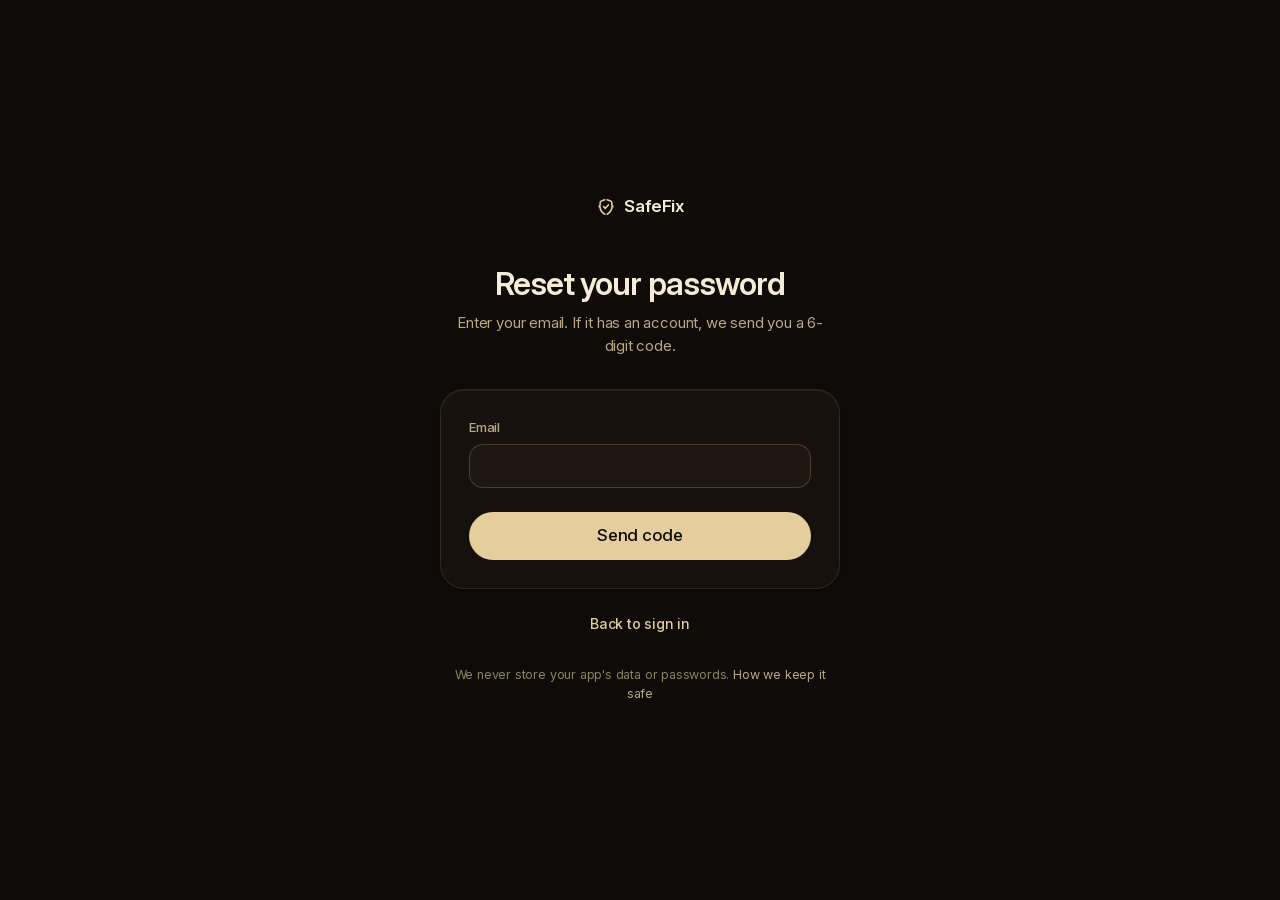
<file: forgot/index.html>
<!DOCTYPE html><html lang="en" class="X4se3G_variable sK0caG_variable"><head><meta charSet="utf-8"/><meta name="viewport" content="width=device-width, initial-scale=1"/><link rel="stylesheet" href="/_next/static/chunks/2uv1qgkr6tsnb.css" data-precedence="next"/><link rel="preload" as="script" fetchPriority="low" href="/_next/static/chunks/142iie7f6i-a3.js"/><script src="/_next/static/chunks/431r17ex6rd5o.js" async=""></script><script src="/_next/static/chunks/0xno88bq1qcxt.js" async=""></script><script src="/_next/static/chunks/3y8drhs33nvo-.js" async=""></script><script src="/_next/static/chunks/turbopack-2c3mg3r-05n1w.js" async=""></script><script src="/_next/static/chunks/35qxh6ufa341d.js" async=""></script><script src="/_next/static/chunks/05j1ooe6r6b1r.js" async=""></script><meta name="theme-color" content="#0e0b08"/><meta name="color-scheme" content="dark"/><title>Reset your password · SafeFix</title><meta name="description" content="SafeFix checks apps built with AI tools like Lovable, Bolt and Cursor for security holes: open Supabase tables, leaked API keys and risky settings. It explains each one in plain English and shows you exactly how to fix it."/><meta name="application-name" content="SafeFix"/><meta name="robots" content="noindex, nofollow"/><meta name="google-site-verification" content="wOG3TIiQUVfq4Fi_FVrVJRg2JRqS-F37R9pprZZE0dc"/><meta property="og:title" content="SafeFix: Every app has secrets. We find the ones that leak."/><meta property="og:description" content="SafeFix checks apps built with AI tools like Lovable, Bolt and Cursor for security holes: open Supabase tables, leaked API keys and risky settings. It explains each one in plain English and shows you exactly how to fix it."/><meta property="og:site_name" content="SafeFix"/><meta property="og:locale" content="en_US"/><meta property="og:image" content="https://safefix.dev/opengraph-image.png"/><meta property="og:image:type" content="image/png"/><meta property="og:image:width" content="1200"/><meta property="og:image:height" content="630"/><meta property="og:image:alt" content="SafeFix: security checks for apps built with AI"/><meta property="og:type" content="website"/><meta name="twitter:card" content="summary_large_image"/><meta name="twitter:title" content="SafeFix: Every app has secrets. We find the ones that leak."/><meta name="twitter:description" content="SafeFix checks apps built with AI tools like Lovable, Bolt and Cursor for security holes: open Supabase tables, leaked API keys and risky settings. It explains each one in plain English and shows you exactly how to fix it."/><meta name="twitter:image" content="https://safefix.dev/opengraph-image.png"/><meta name="twitter:image:alt" content="SafeFix: security checks for apps built with AI"/><meta name="twitter:image:type" content="image/png"/><meta name="twitter:image:width" content="1200"/><meta name="twitter:image:height" content="630"/><link rel="icon" href="/icon.svg?icon.3jm651getlllf.svg" sizes="any" type="image/svg+xml"/><meta name="next-size-adjust" content=""/><script>document.documentElement.classList.add('js')</script><script src="/_next/static/chunks/0cz1d0mv5g_q7.js" noModule=""></script></head><body class="min-h-dvh bg-bg font-sans text-text"><div role="status" style="position:sticky;top:0;z-index:9999;background:#111827;color:#f9fafb;font:14px/1.4 system-ui,sans-serif;text-align:center;padding:10px 16px">Static demo. Sign-in and scans are paused for now. The pages, sample report and docs all work.</div><div hidden=""><!--$--><!--/$--></div><a href="#main" class="sr-only z-[80] rounded-full bg-lamp px-5 py-3 text-sm font-medium text-bg focus:not-sr-only focus:fixed focus:top-2 focus:left-3">Skip to content</a><main id="main" class="grid min-h-dvh place-items-center px-4 py-16"><div class="w-full max-w-[400px]"><div class="mb-10 flex justify-center"><a class="rounded-md" aria-label="SafeFix home" href="/"><span class="inline-flex items-center gap-2 text-text"><svg viewBox="0 0 24 24" fill="none" stroke="currentColor" stroke-width="1.9" stroke-linecap="round" stroke-linejoin="round" class="size-5 shrink-0 text-lamp" aria-hidden="true"><path d="M10.6 3.3 6.4 4.85Q5 5.35 5 6.8V9.4Q5 10.9 3.7 11.25Q5 11.6 5 13.1Q5.4 17.6 10.6 20.7"></path><path d="M13.4 3.3 17.6 4.85Q19 5.35 19 6.8V9.4Q19 10.9 20.3 11.25Q19 11.6 19 13.1Q18.6 17.6 13.4 20.7"></path><path d="m9.1 11.6 2 2 3.8-4.1"></path></svg><span class="text-[17px] leading-none font-semibold tracking-[-0.02em]">SafeFix</span></span></a></div><h1 class="text-center text-[32px] leading-tight font-semibold tracking-[-0.03em] text-balance">Reset your password</h1><p class="mt-2 text-center text-[15px] text-pretty text-text-2 [overflow-wrap:anywhere]">Enter your email. If it has an account, we send you a 6-digit code.</p><div class="card-sheen mt-8 rounded-3xl border border-line bg-surface-1 p-6 sm:p-7"><form class="space-y-5" action="" encType="multipart/form-data" method="POST"><input type="hidden" name="$ACTION_REF_1"/><input type="hidden" name="$ACTION_1:0" value="{&quot;id&quot;:&quot;6020dd5d235df2c06d6902ca34ae77e94d9e6d26d2&quot;,&quot;bound&quot;:&quot;$@1&quot;}"/><input type="hidden" name="$ACTION_1:1" value="[{&quot;ok&quot;:false,&quot;message&quot;:&quot;&quot;}]"/><input type="hidden" name="$ACTION_KEY" value="k4d2eef16b43a6fb8f167d65581d43e18"/><p role="alert" aria-live="polite" class="flex items-start gap-2 rounded-2xl border px-4 py-3 text-[14px] text-text border-sev-critical/40 bg-sev-critical/[0.06] sr-only"></p><input type="hidden" name="returnTo" value="/app"/><div><label for="_R_ahbsnqbtb_" class="block text-[13px] font-medium text-text-2 mb-1.5">Email</label><input id="_R_ahbsnqbtb_" type="email" required="" maxLength="254" autoComplete="email" inputMode="email" autoCapitalize="none" spellCheck="false" class="field" name="email" value=""/></div><div class="space-y-3 pt-1"><button type="submit" aria-disabled="false" class="inline-flex shrink-0 items-center justify-center gap-1.5 rounded-full font-medium whitespace-nowrap transition-[background-color,color,transform] duration-200 ease-apple active:scale-[0.98] disabled:cursor-not-allowed disabled:opacity-60 motion-reduce:transition-none motion-reduce:active:scale-100 bg-lamp text-bg hover:bg-lamp-bright h-12 px-7 text-[17px] tracking-[-0.016em] w-full">Send code</button></div></form></div><div class="mt-6 text-center text-[14px] text-text-2"><a class="rounded-sm font-medium text-lamp underline-offset-4 hover:underline" href="/login">Back to sign in</a></div><p class="mt-8 text-center text-[12.5px] text-text-3">We never store your app&#x27;s data or passwords.<!-- --> <a class="text-text-2 underline-offset-4 hover:underline" href="/security">How we keep it safe</a></p></div></main><!--$--><!--/$--><script id="_R_">(globalThis["TURBOPACK"] || (globalThis["TURBOPACK"] = [])).push({"otherChunks":["static/chunks/142iie7f6i-a3.js","static/chunks/431r17ex6rd5o.js","static/chunks/0xno88bq1qcxt.js","static/chunks/3y8drhs33nvo-.js"],"runtimeModuleIds":[78478]});</script><script src="/_next/static/chunks/142iie7f6i-a3.js" async=""></script><script>(self.__next_f=self.__next_f||[]).push([0])</script><script>self.__next_f.push([1,"1:\"$Sreact.fragment\"\n2:\"/_next/static/chunks/35qxh6ufa341d.js\"\n3:I[32631,[\"$2\"],\"default\"]\n4:I[62397,[\"$2\"],\"default\"]\ne:\"ViewportBoundary\"\nf:I[21261,[\"$2\"],\"$e\"]\n11:\"MetadataBoundary\"\n12:I[21261,[\"$2\"],\"$11\"]\n13:\"$Sreact.suspense\"\n15:I[19451,[],\"default\",1]\n:HL[\"/_next/static/chunks/2uv1qgkr6tsnb.css\",\"style\"]\n:HL[\"/_next/static/media/234d9015b631dab9-s.p.33gca1im1ku45.woff2\",\"font\",{\"crossOrigin\":\"\",\"type\":\"font/woff2\"}]\n:HL[\"/_next/static/media/70bc3e132a0a741e-s.p.3t6q91iet4nsy.woff2\",\"font\",{\"crossOrigin\":\"\",\"type\":\"font/woff2\"}]\nb:X\nc:[[\"children\",{\"s\":\"__PAGE__\",\"d\":{\"r\":\"$Ld\",\"p\":false,\"v\":null}}]]\n9:[[\"children\",{\"s\":\"forgot\",\"d\":{\"r\":\"$La\",\"p\":false,\"v\":\"$b\"},\"c\":\"$Qc\"}]]\n5:[[\"children\",{\"s\":\"(app)\",\"d\":{\"r\":[\"$\",\"$1\",\"c\",{\"children\":[null,[[\"$\",\"a\",null,{\"href\":\"#main\",\"className\":\"sr-only z-[80] rounded-full bg-lamp px-5 py-3 text-sm font-medium text-bg focus:not-sr-only focus:fixed focus:top-2 focus:left-3\",\"children\":\"Skip to content\"}],[\"$\",\"$L3\",null,{\"parallelRouterKey\":\"children\",\"error\":\"$undefined\",\"errorStyles\":\"$undefined\",\"errorScripts\":\"$undefined\",\"template\":[\"$\",\"$L4\",null,{}],\"templateStyles\":\"$undefined\",\"templateScripts\":\"$undefined\",\"notFound\":[[\"$\",\"main\",null,{\"className\":\"relative isolate flex min-h-dvh flex-col overflow-clip bg-bg\",\"children\":[[\"$\",\"div\",null,{\"aria-hidden\":\"true\",\"className\":\"absolute top-[-20%] left-1/2 -z-10 h-[70vh] w-[min(120vw,1100px)] -translate-x-1/2 rounded-full bg-[radial-gradient(closest-side,rgb(228_206_157/0.14),rgb(228_206_157/0.04)_55%,transparent)]\"}],[\"$\",\"div\",null,{\"className\":\"mx-auto w-full max-w-[1200px] px-4 sm:px-6 lg:px-8 flex h-12 items-center\",\"children\":[\"$\",\"a\",null,{\"href\":\"/\",\"className\":\"-m-1 flex rounded-md p-1\",\"aria-label\":\"SafeFix home\",\"children\":[\"$\",\"span\",null,{\"className\":\"inline-flex items-center gap-2 text-text\",\"children\":[\"$L6\",\"$L7\"]}]}]}],\"$L8\"]}],[]],\"forbidden\":\"$undefined\",\"unauthorized\":\"$undefined\"}]]]}],\"p\":false,\"v\":null},\"c\":\"$Q9\"}]]\n0:{\"P\":null,\"c\":[\"\",\"forgot\"],\"q\":\"\",\"i\":false,\"t\":{\"t\":{\"s\":\"\",\"h\":16,\"d\":{\"r\":[\"$\",\"$1\",\"c\",{\"children\":[[[\"$\",\"link\",\"0\",{\"rel\":\"stylesheet\",\"href\":\"/_next/static/chunks/2uv1qgkr6tsnb.css\",\"precedence\":\"next\",\"crossOrigin\":\"$undefined\",\"nonce\":\"$undefined\"}]],[\"$\",\"html\",null,{\"lang\":\"en\",\"className\":\"X4se3G_variable sK0caG_variable\",\"suppressHydrationWarning\":true,\"children\":[[\"$\",\"head\",null,{\"children\":[\"$\",\"script\",null,{\"dangerouslySetInnerHTML\":{\"__html\":\"document.documentElement.classList.add('js')\"}}]}],[\"$\",\"body\",null,{\"className\":\"min-h-dvh bg-bg font-sans text-text\",\"children\":[\"$\",\"$L3\",null,{\"parallelRouterKey\":\"children\",\"error\":\"$undefined\",\"errorStyles\":\"$undefined\",\"errorScripts\":\"$undefined\",\"template\":[\"$\",\"$L4\",null,{}],\"templateStyles\":\"$undefined\",\"templateScripts\":\"$undefined\",\"notFound\":[[\"$\",\"main\",null,{\"className\":\"relative isolate flex min-h-dvh flex-col overflow-clip bg-bg\",\"children\":[[\"$\",\"div\",null,{\"aria-hidden\":\"true\",\"className\":\"absolute top-[-20%] left-1/2 -z-10 h-[70vh] w-[min(120vw,1100px)] -translate-x-1/2 rounded-full bg-[radial-gradient(closest-side,rgb(228_206_157/0.14),rgb(228_206_157/0.04)_55%,transparent)]\"}],[\"$\",\"div\",null,{\"className\":\"mx-auto w-full max-w-[1200px] px-4 sm:px-6 lg:px-8 flex h-12 items-center\",\"children\":[\"$\",\"a\",null,{\"href\":\"/\",\"className\":\"-m-1 flex rounded-md p-1\",\"aria-label\":\"SafeFix home\",\"children\":[\"$\",\"span\",null,{\"className\":\"inline-flex items-center gap-2 text-text\",\"children\":[[\"$\",\"svg\",null,{\"viewBox\":\"0 0 24 24\",\"fill\":\"none\",\"stroke\":\"currentColor\",\"strokeWidth\":\"1.9\",\"strokeLinecap\":\"round\",\"strokeLinejoin\":\"round\",\"className\":\"size-5 shrink-0 text-lamp\",\"role\":\"$undefined\",\"aria-hidden\":true,\"aria-label\":\"$undefined\",\"children\":[null,[\"$\",\"path\",null,{\"d\":\"M10.6 3.3 6.4 4.85Q5 5.35 5 6.8V9.4Q5 10.9 3.7 11.25Q5 11.6 5 13.1Q5.4 17.6 10.6 20.7\"}],[\"$\",\"path\",null,{\"d\":\"M13.4 3.3 17.6 4.85Q19 5.35 19 6.8V9.4Q19 10.9 20.3 11.25Q19 11.6 19 13.1Q18.6 17.6 13.4 20.7\"}],[\"$\",\"path\",null,{\"d\":\"m9.1 11.6 2 2 3.8-4.1\"}]]}],[\"$\",\"span\",null,{\"className\":\"text-[17px] leading-none font-semibold tracking-[-0.02em]\",\"children\":\"SafeFix\"}]]}]}]}],[\"$\",\"div\",null,{\"className\":\"mx-auto flex w-full max-w-[820px] flex-1 flex-col items-center justify-center px-4 pb-24 text-center\",\"children\":[[\"$\",\"p\",null,{\"className\":\"t-eyebrow text-lamp\",\"children\":\"Error 404\"}],[\"$\",\"h1\",null,{\"className\":\"t-section mt-4 text-balance\",\"children\":\"This page is missing.\"}],[\"$\",\"p\",null,{\"className\":\"t-lead mt-6 max-w-[520px] text-pretty text-text-2\",\"children\":\"The link may be broken, or the page may have moved. Everything else is right where you left it.\"}],[\"$\",\"a\",null,{\"className\":\"inline-flex shrink-0 items-center justify-center gap-1.5 rounded-full font-medium whitespace-nowrap transition-[background-color,color,transform] duration-200 ease-apple active:scale-[0.98] disabled:cursor-not-allowed disabled:opacity-60 motion-reduce:transition-none motion-reduce:active:scale-100 bg-lamp text-bg hover:bg-lamp-bright h-12 px-7 text-[17px] tracking-[-0.016em] mt-10\",\"href\":\"/\",\"children\":\"Back to the home page\"}]]}]]}],[]],\"forbidden\":\"$undefined\",\"unauthorized\":\"$undefined\"}]}]]}]]}],\"p\":false,\"v\":null},\"c\":\"$Q5\"},\"h\":{\"r\":[\"$\",\"$1\",\"h\",{\"children\":[null,[\"$\",\"$Lf\",null,{\"children\":\"$L10\"}],[\"$\",\"$L12\",null,{\"children\":[[\"$\",\"div\",null,{\"hidden\":true,\"children\":[\"$\",\"$13\",null,{\"name\":\"Next.Metadata\",\"children\":\"$L14\"}]}],null]}],[\"$\",\"meta\",null,{\"name\":\"next-size-adjust\",\"content\":\"\"}]]}],\"p\":false,\"v\":null}},\"m\":\"$undefined\",\"G\":[\"$15\",[[\"$\",\"link\",\"0\",{\"rel\":\"stylesheet\",\"href\":\"/_next/static/chunks/2uv1qgkr6tsnb.css\",\"precedence\":\"next\",\"crossOrigin\":\"$undefined\",\"nonce\":\"$undefined\"}]]],\"S\":false,\"r\":\"$undefined\",\"s\":\"$undefined\",\"a\":\"$undefined\",\"l\":\"$undefined\",\"p\":\"$undefined\",\"d\":\"$undefined\",\"b\":\"IlBfaymkSn_qZSqzUD43N\"}\n17:I[21261,[\"$2\"],\"OutletBoundary\"]\n6:[\"$\",\"svg\",null,{\"viewBox\":\"0 0 24 24\",\"fill\":\"none\",\"stroke\":\"currentColor\",\"strokeWidth\":\"1.9\",\"strokeLinecap\":\"round\",\"strokeLinejoin\":\"round\",\"className\":\"size-5 shrink-0 text-lamp\",\"role\":\"$undefined\",\"aria-hidden\":true,\"aria-label\":\"$undefined\",\"children\":[null,[\"$\",\"path\",null,{\"d\":\"M10.6 3.3 6.4 4.85Q5 5.35 5 6.8V9.4Q5 10.9 3.7 11.25Q5 11.6 5 13.1Q5.4 17.6 10.6 20.7\"}],[\"$\",\"path\",null,{\"d\":\"M13.4 3.3 17.6 4.85Q19 5.35 19 6.8V9.4Q19 10.9 20.3 11.25Q19 11.6 19 13.1Q18.6 17.6 13.4 20.7\"}],[\"$\",\"path\",null,{\"d\":\"m9.1 11.6 2 2 3.8-4.1\"}]]}]\n7:[\"$\",\"span\",null,{\"className\":\"text-[17px] leading-none font-semibold tracking-[-0.02em]\",\"children\":\"SafeFix\"}]\n8:[\"$\",\"div\",null,{\"className\":\"mx-auto flex w-full max-w-[820px] flex-1 flex-col items-center justify-center px-4 pb-24 text-center\",\"children\":[[\"$\",\"p\",null,{\"className\":\"t-eyebrow text-lamp\",\"children\":\"Error 404\"}],[\"$\",\"h1\",null,{\"className\":\"t-section mt-4 text-balance\",\"children\":\"This page is missing.\"}],[\"$\",\"p\",null,{\"className\":\"t-lead mt-6 max-w-[520px] text-pretty text-text-2\",\"children\":\"The link may be broken, or the page may have moved. Everything else is right where you left it.\"}],[\"$\",\"a\",null,{\"className\":\"inline-flex shrink-0 items-center justify-center gap-1.5 rounded-full font-medium whitespace-nowrap transition-[background-color,color,transform] duration-200 ease-apple active:scale-[0.98] disabled:cursor-not-allowed disabled:opacity-60 motion-reduce:transition-none motion-reduce:active:scale-100 bg-lamp text-bg hover:bg-lamp-bright h-12 px-7 text-[17px] tracking-[-0.016em] mt-10\",\"href\":\"/\",\"children\":\"Back to the home page\"}]]}]\na:[\"$\",\"$1\",\"c\",{\"children\":[null,[\"$\",\"$L3\",null,{\"parallelRouterKey\":\"children\",\"error\":\"$undefined\",\"errorStyles\":\"$undefined\",\"errorScripts\":\"$undefined\",\"template\":[\"$\",\"$L4\",null,{}],\"templateStyles\":\"$undefined\",\"templateScripts\":\"$undefined\",\"notFound\":\"$undefined\",\"forbidden\":\"$undefined\",\"unauthorized\":\"$undefined\"}]]}]\nd:[\"$\",\"$1\",\"c\",{\"children\":[\"$L16\",[[\"$\",\"script\",\"script-0\",{\"src\":\"/_next/static/chunks/05j1ooe6r6b1r.js\",\"async\":true,\"nonce\":\"$undefined\"}]],[\"$\",\"$L17\",null,{\"children\":[\"$\",\"$13\",null,{\"name\":\"Next.MetadataOutlet\",\"children\":\"$@18\"}]}]]}]\n19:\"/_next/static/chunks/05j1ooe6r6b1r.js\"\n1a:I[82279,[\"$19\"],\"\"]\n1b:I[88522,[\"$19\"],\"AuthForm\"]\n1d:I[11248,[\"$19\"],\"EmailField\"]\nb:C\n1c:{\"id\":\"6020dd5d235df2c06d6902ca34ae77e94d9e6d26d2\",\"bound\":null}\n16:[\"$\",\"main\",null,{\"id\":\"main\",\"className\":\"grid min-h-dvh place-items-center px-4 py-16\",\"children\":[\"$\",\"div\",null,{\"className\":\"w-full max-w-[400px]\",\"children\":[[\"$\",\"div\",null,{\"className\":\"mb-10 flex justify-center\",\"children\":[\"$\",\"$L1a\",null,{\"href\":\"/\",\"className\":\"rounded-md\",\"aria-label\":\"SafeFix home\",\"children\":[\"$\",\"span\",null,{\"className\":\"inline-flex items-center gap-2 text-text\",\"children\":[[\"$\",\"svg\",null,{\"viewBox\":\"0 0 24 24\",\"fill\":\"none\",\"stroke\":\"currentColor\",\"strokeWidth\":\"1.9\",\"strokeLinecap\":\"round\",\"strokeLinejoin\":\"round\",\"className\":\"size-5 shrink-0 text-lamp\",\"role\":\"$undefined\",\"aria-hidden\":true,\"aria-label\":\"$undefined\",\"children\":[null,[\"$\",\"path\",null,{\"d\":\"M10.6 3.3 6.4 4.85Q5 5.35 5 6.8V9.4Q5 10.9 3.7 11.25Q5 11.6 5 13.1Q5.4 17.6 10.6 20.7\"}],[\"$\",\"path\",null,{\"d\":\"M13.4 3.3 17.6 4.85Q19 5.35 19 6.8V9.4Q19 10.9 20.3 11.25Q19 11.6 19 13.1Q18.6 17.6 13.4 20.7\"}],[\"$\",\"path\",null,{\"d\":\"m9.1 11.6 2 2 3.8-4.1\"}]]}],[\"$\",\"span\",null,{\"className\":\"text-[17px] leading-none font-semibold tracking-[-0.02em]\",\"children\":\"SafeFix\"}]]}]}]}],[\"$\",\"h1\",null,{\"className\":\"text-center text-[32px] leading-tight font-semibold tracking-[-0.03em] text-balance\",\"children\":\"Reset your password\"}],[\"$\",\"p\",null,{\"className\":\"mt-2 text-center text-[15px] text-pretty text-text-2 [overflow-wrap:anywhere]\",\"children\":\"Enter your email. If it has an account, we send you a 6-digit code.\"}],[\"$\",\"div\",null,{\"className\":\"card-sheen mt-8 rounded-3xl border border-line bg-surface-1 p-6 sm:p-7\",\"children\":[\"$\",\"$L1b\",null,{\"action\":\"$h1c\",\"submitLabel\":\"Send code\",\"pendingLabel\":\"Sending…\",\"initialEmail\":\"$undefined\",\"children\":[[\"$\",\"input\",null,{\"type\":\"hidden\",\"name\":\"returnTo\",\"value\":\"/app\"}],[\"$\",\"$L1d\",null,{}]]}]}],[\"$\",\"div\",null,{\"className\":\"mt-6 text-center text-[14px] text-text-2\",\"children\":[\"$\",\"$L1a\",null,{\"href\":\"/login\",\"className\":\"rounded-sm font-medium text-lamp underline-offset-4 hover:underline\",\"children\":\"Back to sign in\"}]}],[\"$\",\"p\",null,{\"className\":\"mt-8 text-center text-[12.5px] text-text-3\",\"children\":[\"We never store your app's data or passwords.\",\" \",[\"$\",\"$L1a\",null,{\"href\":\"/security\",\"className\":\"text-text-2 underline-offset-4 hover:underline\",\"children\":\"How we keep it safe\"}]]}]]}]}]\n10:[[\"$\",\"meta\",\"0\",{\"charSet\":\"utf-8\"}],[\"$\",\"meta\",\"1\",{\"name\":\"viewport\",\"content\":\"width=device-width, initial-scale=1\"}],[\"$\",\"meta\",\"2\",{\"name\":\"theme-color\",\"content\":\"#0e0b08\"}],[\"$\",\"meta\",\"3\",{\"name\":\"color-scheme\",\"content\":\"dark\"}]]\n1e:I[96305,[\"$2\"],\"IconMark\"]\n14:[[\"$\",\"title\",\"0\",{\"children\":\"Reset your password · SafeFix\"}],[\"$\",\"meta\",\"1\",{\"name\":\"description\",\"content\":\"SafeFix checks apps built with AI tools like Lovable, Bolt and Cursor for security holes: open Supabase tables, leaked API keys and risky settings. It explains each one in plain English and shows you exactly how to fix it.\"}],[\"$\",\"meta\",\"2\",{\"name\":\"application-name\",\"content\":\"SafeFix\"}],[\"$\",\"meta\",\"3\",{\"name\":\"robots\",\"content\":\"noindex, nofollow\"}],[\"$\",\"meta\",\"4\",{\"name\":\"google-site-verification\",\"content\":\"wOG3TIiQUVfq4Fi_FVrVJRg2JRqS-F37R9pprZZE0dc\"}],[\"$\",\"meta\",\"5\",{\"property\":\"og:title\",\"content\":\"SafeFix: Every app has secrets. We find the ones that leak.\"}],[\"$\",\"meta\",\"6\",{\"property\":\"og:description\",\"content\":\"SafeFix checks apps built with AI tools like Lovable, Bolt and Cursor for security holes: open Supabase tables, leaked API keys and risky settings. It explains each one in plain English and shows you exactly how to fix it.\"}],[\"$\",\"meta\",\"7\",{\"property\":\"og:site_name\",\"content\":\"SafeFix\"}],[\"$\",\"meta\",\"8\",{\"property\":\"og:locale\",\"content\":\"en_US\"}],[\"$\",\"meta\",\"9\",{\"property\":\"og:image\",\"content\":\"https://safefix.dev/opengraph-image.png\"}],[\"$\",\"meta\",\"10\",{\"property\":\"og:image:type\",\"content\":\"image/png\"}],[\"$\",\"meta\",\"11\",{\"property\":\"og:image:width\",\"content\":\"1200\"}],[\"$\",\"meta\",\"12\",{\"property\":\"og:image:height\",\"content\":\"630\"}],[\"$\",\"meta\",\"13\",{\"property\":\"og:image:alt\",\"content\":\"SafeFix: security checks for apps built with AI\"}],[\"$\",\"meta\",\"14\",{\"property\":\"og:type\",\"content\":\"website\"}],[\"$\",\"meta\",\"15\",{\"name\":\"twitter:card\",\"content\":\"summary_large_image\"}],[\"$\",\"meta\",\"16\",{\"name\":\"twitter:title\",\"content\":\"SafeFix: Every app has secrets. We find the ones that leak.\"}],[\"$\",\"meta\",\"17\",{\"name\":\"twitter:description\",\"content\":\"SafeFix checks apps built with AI tools like Lovable, Bolt and Cursor for security holes: open Supabase tables, leaked API keys and risky settings. It explains each one in plain English and shows you exactly how to fix it.\"}],[\"$\",\"meta\",\"18\",{\"name\":\"twitter:image\",\"content\":\"https://safefix.dev/opengraph-image.png\"}],[\"$\",\"meta\",\"19\",{\"name\":\"twitter:image:alt\",\"content\":\"SafeFix: security checks for apps built with AI\"}],[\"$\",\"meta\",\"20\",{\"name\":\"twitter:image:type\",\"content\":\"image/png\"}],[\"$\",\"meta\",\"21\",{\"name\":\"twitter:image:width\",\"content\":\"1200\"}],[\"$\",\"meta\",\"22\",{\"name\":\"twitter:image:height\",\"content\":\"630\"}],[\"$\",\"link\",\"23\",{\"rel\":\"icon\",\"href\":\"/icon.svg?icon.3jm651getlllf.svg\",\"sizes\":\"any\",\"type\":\"image/svg+xml\"}],[\"$\",\"$L1e\",\"24\",{}]]\n18:null\n"])</script></body></html>
</file>
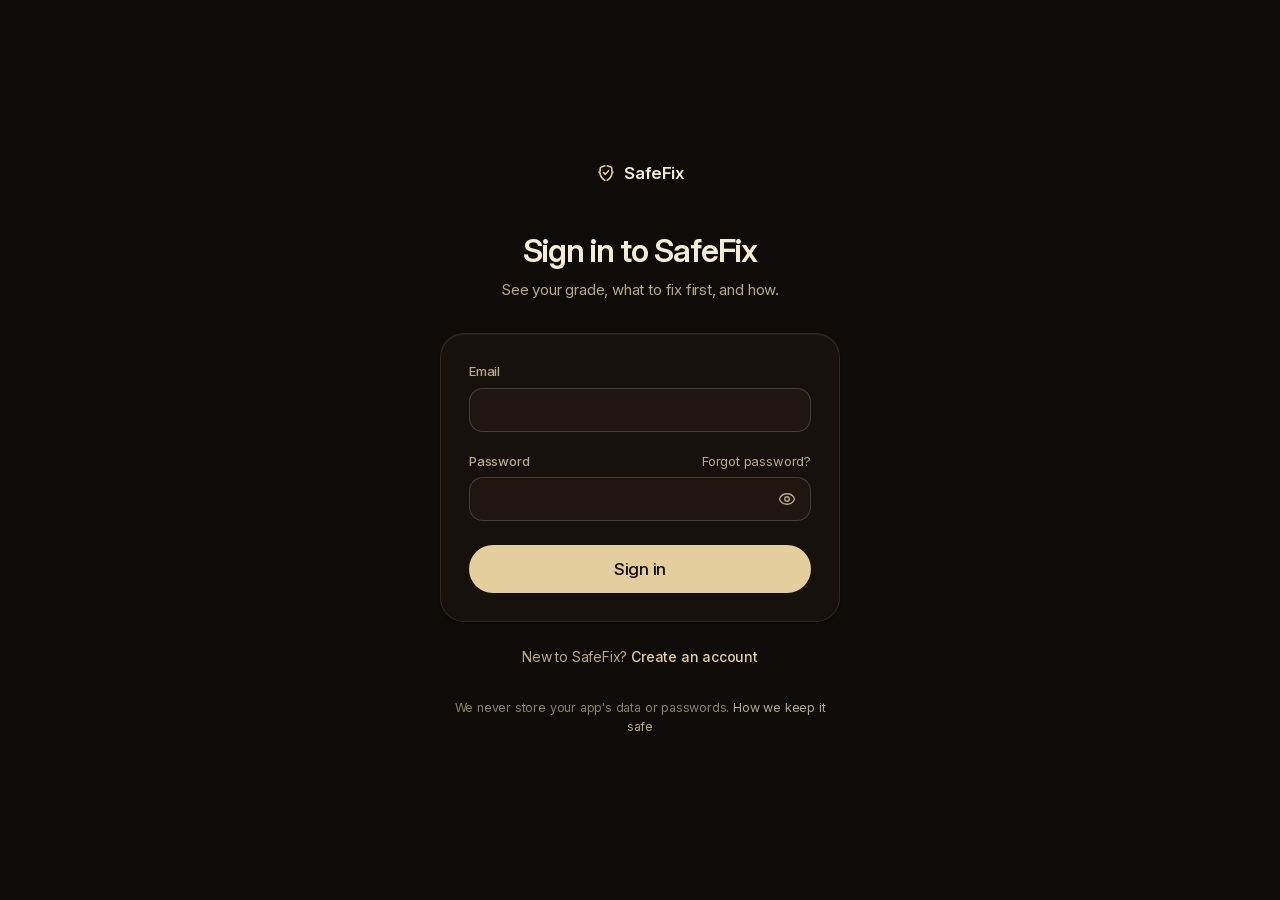
<file: login/index.html>
<!DOCTYPE html><html lang="en" class="X4se3G_variable sK0caG_variable"><head><meta charSet="utf-8"/><meta name="viewport" content="width=device-width, initial-scale=1"/><link rel="stylesheet" href="/_next/static/chunks/2uv1qgkr6tsnb.css" data-precedence="next"/><link rel="preload" as="script" fetchPriority="low" href="/_next/static/chunks/142iie7f6i-a3.js"/><script src="/_next/static/chunks/431r17ex6rd5o.js" async=""></script><script src="/_next/static/chunks/0xno88bq1qcxt.js" async=""></script><script src="/_next/static/chunks/3y8drhs33nvo-.js" async=""></script><script src="/_next/static/chunks/turbopack-2c3mg3r-05n1w.js" async=""></script><script src="/_next/static/chunks/35qxh6ufa341d.js" async=""></script><script src="/_next/static/chunks/2jzgtr7wzscs2.js" async=""></script><meta name="theme-color" content="#0e0b08"/><meta name="color-scheme" content="dark"/><title>Sign in · SafeFix</title><meta name="description" content="SafeFix checks apps built with AI tools like Lovable, Bolt and Cursor for security holes: open Supabase tables, leaked API keys and risky settings. It explains each one in plain English and shows you exactly how to fix it."/><meta name="application-name" content="SafeFix"/><meta name="robots" content="noindex, nofollow"/><meta name="google-site-verification" content="wOG3TIiQUVfq4Fi_FVrVJRg2JRqS-F37R9pprZZE0dc"/><meta property="og:title" content="SafeFix: Every app has secrets. We find the ones that leak."/><meta property="og:description" content="SafeFix checks apps built with AI tools like Lovable, Bolt and Cursor for security holes: open Supabase tables, leaked API keys and risky settings. It explains each one in plain English and shows you exactly how to fix it."/><meta property="og:site_name" content="SafeFix"/><meta property="og:locale" content="en_US"/><meta property="og:image" content="https://safefix.dev/opengraph-image.png"/><meta property="og:image:type" content="image/png"/><meta property="og:image:width" content="1200"/><meta property="og:image:height" content="630"/><meta property="og:image:alt" content="SafeFix: security checks for apps built with AI"/><meta property="og:type" content="website"/><meta name="twitter:card" content="summary_large_image"/><meta name="twitter:title" content="SafeFix: Every app has secrets. We find the ones that leak."/><meta name="twitter:description" content="SafeFix checks apps built with AI tools like Lovable, Bolt and Cursor for security holes: open Supabase tables, leaked API keys and risky settings. It explains each one in plain English and shows you exactly how to fix it."/><meta name="twitter:image" content="https://safefix.dev/opengraph-image.png"/><meta name="twitter:image:alt" content="SafeFix: security checks for apps built with AI"/><meta name="twitter:image:type" content="image/png"/><meta name="twitter:image:width" content="1200"/><meta name="twitter:image:height" content="630"/><link rel="icon" href="/icon.svg?icon.3jm651getlllf.svg" sizes="any" type="image/svg+xml"/><meta name="next-size-adjust" content=""/><script>document.documentElement.classList.add('js')</script><script src="/_next/static/chunks/0cz1d0mv5g_q7.js" noModule=""></script></head><body class="min-h-dvh bg-bg font-sans text-text"><div role="status" style="position:sticky;top:0;z-index:9999;background:#111827;color:#f9fafb;font:14px/1.4 system-ui,sans-serif;text-align:center;padding:10px 16px">Static demo. Sign-in and scans are paused for now. The pages, sample report and docs all work.</div><div hidden=""><!--$--><!--/$--></div><a href="#main" class="sr-only z-[80] rounded-full bg-lamp px-5 py-3 text-sm font-medium text-bg focus:not-sr-only focus:fixed focus:top-2 focus:left-3">Skip to content</a><main id="main" class="grid min-h-dvh place-items-center px-4 py-16"><div class="w-full max-w-[400px]"><div class="mb-10 flex justify-center"><a class="rounded-md" aria-label="SafeFix home" href="/"><span class="inline-flex items-center gap-2 text-text"><svg viewBox="0 0 24 24" fill="none" stroke="currentColor" stroke-width="1.9" stroke-linecap="round" stroke-linejoin="round" class="size-5 shrink-0 text-lamp" aria-hidden="true"><path d="M10.6 3.3 6.4 4.85Q5 5.35 5 6.8V9.4Q5 10.9 3.7 11.25Q5 11.6 5 13.1Q5.4 17.6 10.6 20.7"></path><path d="M13.4 3.3 17.6 4.85Q19 5.35 19 6.8V9.4Q19 10.9 20.3 11.25Q19 11.6 19 13.1Q18.6 17.6 13.4 20.7"></path><path d="m9.1 11.6 2 2 3.8-4.1"></path></svg><span class="text-[17px] leading-none font-semibold tracking-[-0.02em]">SafeFix</span></span></a></div><h1 class="text-center text-[32px] leading-tight font-semibold tracking-[-0.03em] text-balance">Sign in to SafeFix</h1><p class="mt-2 text-center text-[15px] text-pretty text-text-2 [overflow-wrap:anywhere]">See your grade, what to fix first, and how.</p><div class="card-sheen mt-8 rounded-3xl border border-line bg-surface-1 p-6 sm:p-7"><form class="space-y-5" action="" encType="multipart/form-data" method="POST"><input type="hidden" name="$ACTION_REF_1"/><input type="hidden" name="$ACTION_1:0" value="{&quot;id&quot;:&quot;60d11380071e471680edd12a333c1884baaf03e96c&quot;,&quot;bound&quot;:&quot;$@1&quot;}"/><input type="hidden" name="$ACTION_1:1" value="[{&quot;ok&quot;:false,&quot;message&quot;:&quot;&quot;}]"/><input type="hidden" name="$ACTION_KEY" value="kbf7b292ab185eaf3f258d2ba31620a65"/><p role="alert" aria-live="polite" class="flex items-start gap-2 rounded-2xl border px-4 py-3 text-[14px] text-text border-sev-critical/40 bg-sev-critical/[0.06] sr-only"></p><input type="hidden" name="returnTo" value="/app"/><div><label for="_R_2ihbsnqbtb_" class="block text-[13px] font-medium text-text-2 mb-1.5">Email</label><input id="_R_2ihbsnqbtb_" type="email" required="" maxLength="254" autoComplete="email" inputMode="email" autoCapitalize="none" spellCheck="false" class="field" name="email" value=""/></div><div><div class="mb-1.5 flex items-baseline justify-between gap-3"><label for="_R_3ihbsnqbtb_" class="block text-[13px] font-medium text-text-2">Password</label><a class="rounded-sm text-[13px] text-text-2 underline-offset-4 hover:text-text hover:underline" href="/forgot">Forgot password?</a></div><div class="relative"><input id="_R_3ihbsnqbtb_" type="password" required="" maxLength="256" autoComplete="current-password" autoCapitalize="none" autoCorrect="off" spellCheck="false" class="field" name="password"/></div></div><div class="space-y-3 pt-1"><button type="submit" aria-disabled="false" class="inline-flex shrink-0 items-center justify-center gap-1.5 rounded-full font-medium whitespace-nowrap transition-[background-color,color,transform] duration-200 ease-apple active:scale-[0.98] disabled:cursor-not-allowed disabled:opacity-60 motion-reduce:transition-none motion-reduce:active:scale-100 bg-lamp text-bg hover:bg-lamp-bright h-12 px-7 text-[17px] tracking-[-0.016em] w-full">Sign in</button></div></form></div><div class="mt-6 text-center text-[14px] text-text-2">New to SafeFix?<!-- --> <a class="rounded-sm font-medium text-lamp underline-offset-4 hover:underline" href="/signup">Create an account</a></div><p class="mt-8 text-center text-[12.5px] text-text-3">We never store your app&#x27;s data or passwords.<!-- --> <a class="text-text-2 underline-offset-4 hover:underline" href="/security">How we keep it safe</a></p></div></main><!--$--><!--/$--><script id="_R_">(globalThis["TURBOPACK"] || (globalThis["TURBOPACK"] = [])).push({"otherChunks":["static/chunks/142iie7f6i-a3.js","static/chunks/431r17ex6rd5o.js","static/chunks/0xno88bq1qcxt.js","static/chunks/3y8drhs33nvo-.js"],"runtimeModuleIds":[78478]});</script><script src="/_next/static/chunks/142iie7f6i-a3.js" async=""></script><script>(self.__next_f=self.__next_f||[]).push([0])</script><script>self.__next_f.push([1,"1:\"$Sreact.fragment\"\n2:\"/_next/static/chunks/35qxh6ufa341d.js\"\n3:I[32631,[\"$2\"],\"default\"]\n4:I[62397,[\"$2\"],\"default\"]\ne:\"ViewportBoundary\"\nf:I[21261,[\"$2\"],\"$e\"]\n11:\"MetadataBoundary\"\n12:I[21261,[\"$2\"],\"$11\"]\n13:\"$Sreact.suspense\"\n15:I[19451,[],\"default\",1]\n:HL[\"/_next/static/chunks/2uv1qgkr6tsnb.css\",\"style\"]\n:HL[\"/_next/static/media/234d9015b631dab9-s.p.33gca1im1ku45.woff2\",\"font\",{\"crossOrigin\":\"\",\"type\":\"font/woff2\"}]\n:HL[\"/_next/static/media/70bc3e132a0a741e-s.p.3t6q91iet4nsy.woff2\",\"font\",{\"crossOrigin\":\"\",\"type\":\"font/woff2\"}]\nb:X\nc:[[\"children\",{\"s\":\"__PAGE__\",\"d\":{\"r\":\"$Ld\",\"p\":false,\"v\":null}}]]\n9:[[\"children\",{\"s\":\"login\",\"d\":{\"r\":\"$La\",\"p\":false,\"v\":\"$b\"},\"c\":\"$Qc\"}]]\n5:[[\"children\",{\"s\":\"(app)\",\"d\":{\"r\":[\"$\",\"$1\",\"c\",{\"children\":[null,[[\"$\",\"a\",null,{\"href\":\"#main\",\"className\":\"sr-only z-[80] rounded-full bg-lamp px-5 py-3 text-sm font-medium text-bg focus:not-sr-only focus:fixed focus:top-2 focus:left-3\",\"children\":\"Skip to content\"}],[\"$\",\"$L3\",null,{\"parallelRouterKey\":\"children\",\"error\":\"$undefined\",\"errorStyles\":\"$undefined\",\"errorScripts\":\"$undefined\",\"template\":[\"$\",\"$L4\",null,{}],\"templateStyles\":\"$undefined\",\"templateScripts\":\"$undefined\",\"notFound\":[[\"$\",\"main\",null,{\"className\":\"relative isolate flex min-h-dvh flex-col overflow-clip bg-bg\",\"children\":[[\"$\",\"div\",null,{\"aria-hidden\":\"true\",\"className\":\"absolute top-[-20%] left-1/2 -z-10 h-[70vh] w-[min(120vw,1100px)] -translate-x-1/2 rounded-full bg-[radial-gradient(closest-side,rgb(228_206_157/0.14),rgb(228_206_157/0.04)_55%,transparent)]\"}],[\"$\",\"div\",null,{\"className\":\"mx-auto w-full max-w-[1200px] px-4 sm:px-6 lg:px-8 flex h-12 items-center\",\"children\":[\"$\",\"a\",null,{\"href\":\"/\",\"className\":\"-m-1 flex rounded-md p-1\",\"aria-label\":\"SafeFix home\",\"children\":[\"$\",\"span\",null,{\"className\":\"inline-flex items-center gap-2 text-text\",\"children\":[\"$L6\",\"$L7\"]}]}]}],\"$L8\"]}],[]],\"forbidden\":\"$undefined\",\"unauthorized\":\"$undefined\"}]]]}],\"p\":false,\"v\":null},\"c\":\"$Q9\"}]]\n0:{\"P\":null,\"c\":[\"\",\"login\"],\"q\":\"\",\"i\":false,\"t\":{\"t\":{\"s\":\"\",\"h\":16,\"d\":{\"r\":[\"$\",\"$1\",\"c\",{\"children\":[[[\"$\",\"link\",\"0\",{\"rel\":\"stylesheet\",\"href\":\"/_next/static/chunks/2uv1qgkr6tsnb.css\",\"precedence\":\"next\",\"crossOrigin\":\"$undefined\",\"nonce\":\"$undefined\"}]],[\"$\",\"html\",null,{\"lang\":\"en\",\"className\":\"X4se3G_variable sK0caG_variable\",\"suppressHydrationWarning\":true,\"children\":[[\"$\",\"head\",null,{\"children\":[\"$\",\"script\",null,{\"dangerouslySetInnerHTML\":{\"__html\":\"document.documentElement.classList.add('js')\"}}]}],[\"$\",\"body\",null,{\"className\":\"min-h-dvh bg-bg font-sans text-text\",\"children\":[\"$\",\"$L3\",null,{\"parallelRouterKey\":\"children\",\"error\":\"$undefined\",\"errorStyles\":\"$undefined\",\"errorScripts\":\"$undefined\",\"template\":[\"$\",\"$L4\",null,{}],\"templateStyles\":\"$undefined\",\"templateScripts\":\"$undefined\",\"notFound\":[[\"$\",\"main\",null,{\"className\":\"relative isolate flex min-h-dvh flex-col overflow-clip bg-bg\",\"children\":[[\"$\",\"div\",null,{\"aria-hidden\":\"true\",\"className\":\"absolute top-[-20%] left-1/2 -z-10 h-[70vh] w-[min(120vw,1100px)] -translate-x-1/2 rounded-full bg-[radial-gradient(closest-side,rgb(228_206_157/0.14),rgb(228_206_157/0.04)_55%,transparent)]\"}],[\"$\",\"div\",null,{\"className\":\"mx-auto w-full max-w-[1200px] px-4 sm:px-6 lg:px-8 flex h-12 items-center\",\"children\":[\"$\",\"a\",null,{\"href\":\"/\",\"className\":\"-m-1 flex rounded-md p-1\",\"aria-label\":\"SafeFix home\",\"children\":[\"$\",\"span\",null,{\"className\":\"inline-flex items-center gap-2 text-text\",\"children\":[[\"$\",\"svg\",null,{\"viewBox\":\"0 0 24 24\",\"fill\":\"none\",\"stroke\":\"currentColor\",\"strokeWidth\":\"1.9\",\"strokeLinecap\":\"round\",\"strokeLinejoin\":\"round\",\"className\":\"size-5 shrink-0 text-lamp\",\"role\":\"$undefined\",\"aria-hidden\":true,\"aria-label\":\"$undefined\",\"children\":[null,[\"$\",\"path\",null,{\"d\":\"M10.6 3.3 6.4 4.85Q5 5.35 5 6.8V9.4Q5 10.9 3.7 11.25Q5 11.6 5 13.1Q5.4 17.6 10.6 20.7\"}],[\"$\",\"path\",null,{\"d\":\"M13.4 3.3 17.6 4.85Q19 5.35 19 6.8V9.4Q19 10.9 20.3 11.25Q19 11.6 19 13.1Q18.6 17.6 13.4 20.7\"}],[\"$\",\"path\",null,{\"d\":\"m9.1 11.6 2 2 3.8-4.1\"}]]}],[\"$\",\"span\",null,{\"className\":\"text-[17px] leading-none font-semibold tracking-[-0.02em]\",\"children\":\"SafeFix\"}]]}]}]}],[\"$\",\"div\",null,{\"className\":\"mx-auto flex w-full max-w-[820px] flex-1 flex-col items-center justify-center px-4 pb-24 text-center\",\"children\":[[\"$\",\"p\",null,{\"className\":\"t-eyebrow text-lamp\",\"children\":\"Error 404\"}],[\"$\",\"h1\",null,{\"className\":\"t-section mt-4 text-balance\",\"children\":\"This page is missing.\"}],[\"$\",\"p\",null,{\"className\":\"t-lead mt-6 max-w-[520px] text-pretty text-text-2\",\"children\":\"The link may be broken, or the page may have moved. Everything else is right where you left it.\"}],[\"$\",\"a\",null,{\"className\":\"inline-flex shrink-0 items-center justify-center gap-1.5 rounded-full font-medium whitespace-nowrap transition-[background-color,color,transform] duration-200 ease-apple active:scale-[0.98] disabled:cursor-not-allowed disabled:opacity-60 motion-reduce:transition-none motion-reduce:active:scale-100 bg-lamp text-bg hover:bg-lamp-bright h-12 px-7 text-[17px] tracking-[-0.016em] mt-10\",\"href\":\"/\",\"children\":\"Back to the home page\"}]]}]]}],[]],\"forbidden\":\"$undefined\",\"unauthorized\":\"$undefined\"}]}]]}]]}],\"p\":false,\"v\":null},\"c\":\"$Q5\"},\"h\":{\"r\":[\"$\",\"$1\",\"h\",{\"children\":[null,[\"$\",\"$Lf\",null,{\"children\":\"$L10\"}],[\"$\",\"$L12\",null,{\"children\":[[\"$\",\"div\",null,{\"hidden\":true,\"children\":[\"$\",\"$13\",null,{\"name\":\"Next.Metadata\",\"children\":\"$L14\"}]}],null]}],[\"$\",\"meta\",null,{\"name\":\"next-size-adjust\",\"content\":\"\"}]]}],\"p\":false,\"v\":null}},\"m\":\"$undefined\",\"G\":[\"$15\",[[\"$\",\"link\",\"0\",{\"rel\":\"stylesheet\",\"href\":\"/_next/static/chunks/2uv1qgkr6tsnb.css\",\"precedence\":\"next\",\"crossOrigin\":\"$undefined\",\"nonce\":\"$undefined\"}]]],\"S\":false,\"r\":\"$undefined\",\"s\":\"$undefined\",\"a\":\"$undefined\",\"l\":\"$undefined\",\"p\":\"$undefined\",\"d\":\"$undefined\",\"b\":\"IlBfaymkSn_qZSqzUD43N\"}\n17:I[21261,[\"$2\"],\"OutletBoundary\"]\n6:[\"$\",\"svg\",null,{\"viewBox\":\"0 0 24 24\",\"fill\":\"none\",\"stroke\":\"currentColor\",\"strokeWidth\":\"1.9\",\"strokeLinecap\":\"round\",\"strokeLinejoin\":\"round\",\"className\":\"size-5 shrink-0 text-lamp\",\"role\":\"$undefined\",\"aria-hidden\":true,\"aria-label\":\"$undefined\",\"children\":[null,[\"$\",\"path\",null,{\"d\":\"M10.6 3.3 6.4 4.85Q5 5.35 5 6.8V9.4Q5 10.9 3.7 11.25Q5 11.6 5 13.1Q5.4 17.6 10.6 20.7\"}],[\"$\",\"path\",null,{\"d\":\"M13.4 3.3 17.6 4.85Q19 5.35 19 6.8V9.4Q19 10.9 20.3 11.25Q19 11.6 19 13.1Q18.6 17.6 13.4 20.7\"}],[\"$\",\"path\",null,{\"d\":\"m9.1 11.6 2 2 3.8-4.1\"}]]}]\n7:[\"$\",\"span\",null,{\"className\":\"text-[17px] leading-none font-semibold tracking-[-0.02em]\",\"children\":\"SafeFix\"}]\n8:[\"$\",\"div\",null,{\"className\":\"mx-auto flex w-full max-w-[820px] flex-1 flex-col items-center justify-center px-4 pb-24 text-center\",\"children\":[[\"$\",\"p\",null,{\"className\":\"t-eyebrow text-lamp\",\"children\":\"Error 404\"}],[\"$\",\"h1\",null,{\"className\":\"t-section mt-4 text-balance\",\"children\":\"This page is missing.\"}],[\"$\",\"p\",null,{\"className\":\"t-lead mt-6 max-w-[520px] text-pretty text-text-2\",\"children\":\"The link may be broken, or the page may have moved. Everything else is right where you left it.\"}],[\"$\",\"a\",null,{\"className\":\"inline-flex shrink-0 items-center justify-center gap-1.5 rounded-full font-medium whitespace-nowrap transition-[background-color,color,transform] duration-200 ease-apple active:scale-[0.98] disabled:cursor-not-allowed disabled:opacity-60 motion-reduce:transition-none motion-reduce:active:scale-100 bg-lamp text-bg hover:bg-lamp-bright h-12 px-7 text-[17px] tracking-[-0.016em] mt-10\",\"href\":\"/\",\"children\":\"Back to the home page\"}]]}]\na:[\"$\",\"$1\",\"c\",{\"children\":[null,[\"$\",\"$L3\",null,{\"parallelRouterKey\":\"children\",\"error\":\"$undefined\",\"errorStyles\":\"$undefined\",\"errorScripts\":\"$undefined\",\"template\":[\"$\",\"$L4\",null,{}],\"templateStyles\":\"$undefined\",\"templateScripts\":\"$undefined\",\"notFound\":\"$undefined\",\"forbidden\":\"$undefined\",\"unauthorized\":\"$undefined\"}]]}]\nd:[\"$\",\"$1\",\"c\",{\"children\":[\"$L16\",[[\"$\",\"script\",\"script-0\",{\"src\":\"/_next/static/chunks/2jzgtr7wzscs2.js\",\"async\":true,\"nonce\":\"$undefined\"}]],[\"$\",\"$L17\",null,{\"children\":[\"$\",\"$13\",null,{\"name\":\"Next.MetadataOutlet\",\"children\":\"$@18\"}]}]]}]\n19:\"/_next/static/chunks/2jzgtr7wzscs2.js\"\n1a:I[82279,[\"$19\"],\"\"]\n1b:I[88522,[\"$19\"],\"AuthForm\"]\n1d:I[11248,[\"$19\"],\"EmailField\"]\n1e:I[11248,[\"$19\"],\"PasswordField\"]\nb:C\n1c:{\"id\":\"60d11380071e471680edd12a333c1884baaf03e96c\",\"bound\":null}\n16:[\"$\",\"main\",null,{\"id\":\"main\",\"className\":\"grid min-h-dvh place-items-center px-4 py-16\",\"children\":[\"$\",\"div\",null,{\"className\":\"w-full max-w-[400px]\",\"children\":[[\"$\",\"div\",null,{\"className\":\"mb-10 flex justify-center\",\"children\":[\"$\",\"$L1a\",null,{\"href\":\"/\",\"className\":\"rounded-md\",\"aria-label\":\"SafeFix home\",\"children\":[\"$\",\"span\",null,{\"className\":\"inline-flex items-center gap-2 text-text\",\"children\":[[\"$\",\"svg\",null,{\"viewBox\":\"0 0 24 24\",\"fill\":\"none\",\"stroke\":\"currentColor\",\"strokeWidth\":\"1.9\",\"strokeLinecap\":\"round\",\"strokeLinejoin\":\"round\",\"className\":\"size-5 shrink-0 text-lamp\",\"role\":\"$undefined\",\"aria-hidden\":true,\"aria-label\":\"$undefined\",\"children\":[null,[\"$\",\"path\",null,{\"d\":\"M10.6 3.3 6.4 4.85Q5 5.35 5 6.8V9.4Q5 10.9 3.7 11.25Q5 11.6 5 13.1Q5.4 17.6 10.6 20.7\"}],[\"$\",\"path\",null,{\"d\":\"M13.4 3.3 17.6 4.85Q19 5.35 19 6.8V9.4Q19 10.9 20.3 11.25Q19 11.6 19 13.1Q18.6 17.6 13.4 20.7\"}],[\"$\",\"path\",null,{\"d\":\"m9.1 11.6 2 2 3.8-4.1\"}]]}],[\"$\",\"span\",null,{\"className\":\"text-[17px] leading-none font-semibold tracking-[-0.02em]\",\"children\":\"SafeFix\"}]]}]}]}],[\"$\",\"h1\",null,{\"className\":\"text-center text-[32px] leading-tight font-semibold tracking-[-0.03em] text-balance\",\"children\":\"Sign in to SafeFix\"}],[\"$\",\"p\",null,{\"className\":\"mt-2 text-center text-[15px] text-pretty text-text-2 [overflow-wrap:anywhere]\",\"children\":\"See your grade, what to fix first, and how.\"}],[\"$\",\"div\",null,{\"className\":\"card-sheen mt-8 rounded-3xl border border-line bg-surface-1 p-6 sm:p-7\",\"children\":[null,[\"$\",\"$L1b\",null,{\"action\":\"$h1c\",\"submitLabel\":\"Sign in\",\"pendingLabel\":\"Signing in…\",\"initialEmail\":\"$undefined\",\"children\":[[\"$\",\"input\",null,{\"type\":\"hidden\",\"name\":\"returnTo\",\"value\":\"/app\"}],[\"$\",\"$L1d\",null,{}],[\"$\",\"$L1e\",null,{\"autoComplete\":\"current-password\",\"aside\":[\"$\",\"$L1a\",null,{\"href\":\"/forgot\",\"className\":\"rounded-sm text-[13px] text-text-2 underline-offset-4 hover:text-text hover:underline\",\"children\":\"Forgot password?\"}]}]]}],null,null]}],[\"$\",\"div\",null,{\"className\":\"mt-6 text-center text-[14px] text-text-2\",\"children\":[\"New to SafeFix?\",\" \",[\"$\",\"$L1a\",null,{\"href\":\"/signup\",\"className\":\"rounded-sm font-medium text-lamp underline-offset-4 hover:underline\",\"children\":\"Create an account\"}]]}],[\"$\",\"p\",null,{\"className\":\"mt-8 text-center text-[12.5px] text-text-3\",\"children\":[\"We never store your app's data or passwords.\",\" \",[\"$\",\"$L1a\",null,{\"href\":\"/security\",\"className\":\"text-text-2 underline-offset-4 hover:underline\",\"children\":\"How we keep it safe\"}]]}]]}]}]\n10:[[\"$\",\"meta\",\"0\",{\"charSet\":\"utf-8\"}],[\"$\",\"meta\",\"1\",{\"name\":\"viewport\",\"content\":\"width=device-width, initial-scale=1\"}],[\"$\",\"meta\",\"2\",{\"name\":\"theme-color\",\"content\":\"#0e0b08\"}],[\"$\",\"meta\",\"3\",{\"name\":\"color-scheme\",\"content\":\"dark\"}]]\n1f:I[96305,[\"$2\"],\"IconMark\"]\n14:[[\"$\",\"title\",\"0\",{\"children\":\"Sign in · SafeFix\"}],[\"$\",\"meta\",\"1\",{\"name\":\"description\",\"content\":\"SafeFix checks apps built with AI tools like Lovable, Bolt and Cursor for security holes: open Supabase tables, leaked API keys and risky settings. It explains each one in plain English and shows you exactly how to fix it.\"}],[\"$\",\"meta\",\"2\",{\"name\":\"application-name\",\"content\":\"SafeFix\"}],[\"$\",\"meta\",\"3\",{\"name\":\"robots\",\"content\":\"noindex, nofollow\"}],[\"$\",\"meta\",\"4\",{\"name\":\"google-site-verification\",\"content\":\"wOG3TIiQUVfq4Fi_FVrVJRg2JRqS-F37R9pprZZE0dc\"}],[\"$\",\"meta\",\"5\",{\"property\":\"og:title\",\"content\":\"SafeFix: Every app has secrets. We find the ones that leak.\"}],[\"$\",\"meta\",\"6\",{\"property\":\"og:description\",\"content\":\"SafeFix checks apps built with AI tools like Lovable, Bolt and Cursor for security holes: open Supabase tables, leaked API keys and risky settings. It explains each one in plain English and shows you exactly how to fix it.\"}],[\"$\",\"meta\",\"7\",{\"property\":\"og:site_name\",\"content\":\"SafeFix\"}],[\"$\",\"meta\",\"8\",{\"property\":\"og:locale\",\"content\":\"en_US\"}],[\"$\",\"meta\",\"9\",{\"property\":\"og:image\",\"content\":\"https://safefix.dev/opengraph-image.png\"}],[\"$\",\"meta\",\"10\",{\"property\":\"og:image:type\",\"content\":\"image/png\"}],[\"$\",\"meta\",\"11\",{\"property\":\"og:image:width\",\"content\":\"1200\"}],[\"$\",\"meta\",\"12\",{\"property\":\"og:image:height\",\"content\":\"630\"}],[\"$\",\"meta\",\"13\",{\"property\":\"og:image:alt\",\"content\":\"SafeFix: security checks for apps built with AI\"}],[\"$\",\"meta\",\"14\",{\"property\":\"og:type\",\"content\":\"website\"}],[\"$\",\"meta\",\"15\",{\"name\":\"twitter:card\",\"content\":\"summary_large_image\"}],[\"$\",\"meta\",\"16\",{\"name\":\"twitter:title\",\"content\":\"SafeFix: Every app has secrets. We find the ones that leak.\"}],[\"$\",\"meta\",\"17\",{\"name\":\"twitter:description\",\"content\":\"SafeFix checks apps built with AI tools like Lovable, Bolt and Cursor for security holes: open Supabase tables, leaked API keys and risky settings. It explains each one in plain English and shows you exactly how to fix it.\"}],[\"$\",\"meta\",\"18\",{\"name\":\"twitter:image\",\"content\":\"https://safefix.dev/opengraph-image.png\"}],[\"$\",\"meta\",\"19\",{\"name\":\"twitter:image:alt\",\"content\":\"SafeFix: security checks for apps built with AI\"}],[\"$\",\"meta\",\"20\",{\"name\":\"twitter:image:type\",\"content\":\"image/png\"}],[\"$\",\"meta\",\"21\",{\"name\":\"twitter:image:width\",\"content\":\"1200\"}],[\"$\",\"meta\",\"22\",{\"name\":\"twitter:image:height\",\"content\":\"630\"}],[\"$\",\"link\",\"23\",{\"rel\":\"icon\",\"href\":\"/icon.svg?icon.3jm651getlllf.svg\",\"sizes\":\"any\",\"type\":\"image/svg+xml\"}],[\"$\",\"$L1f\",\"24\",{}]]\n18:null\n"])</script></body></html>
</file>
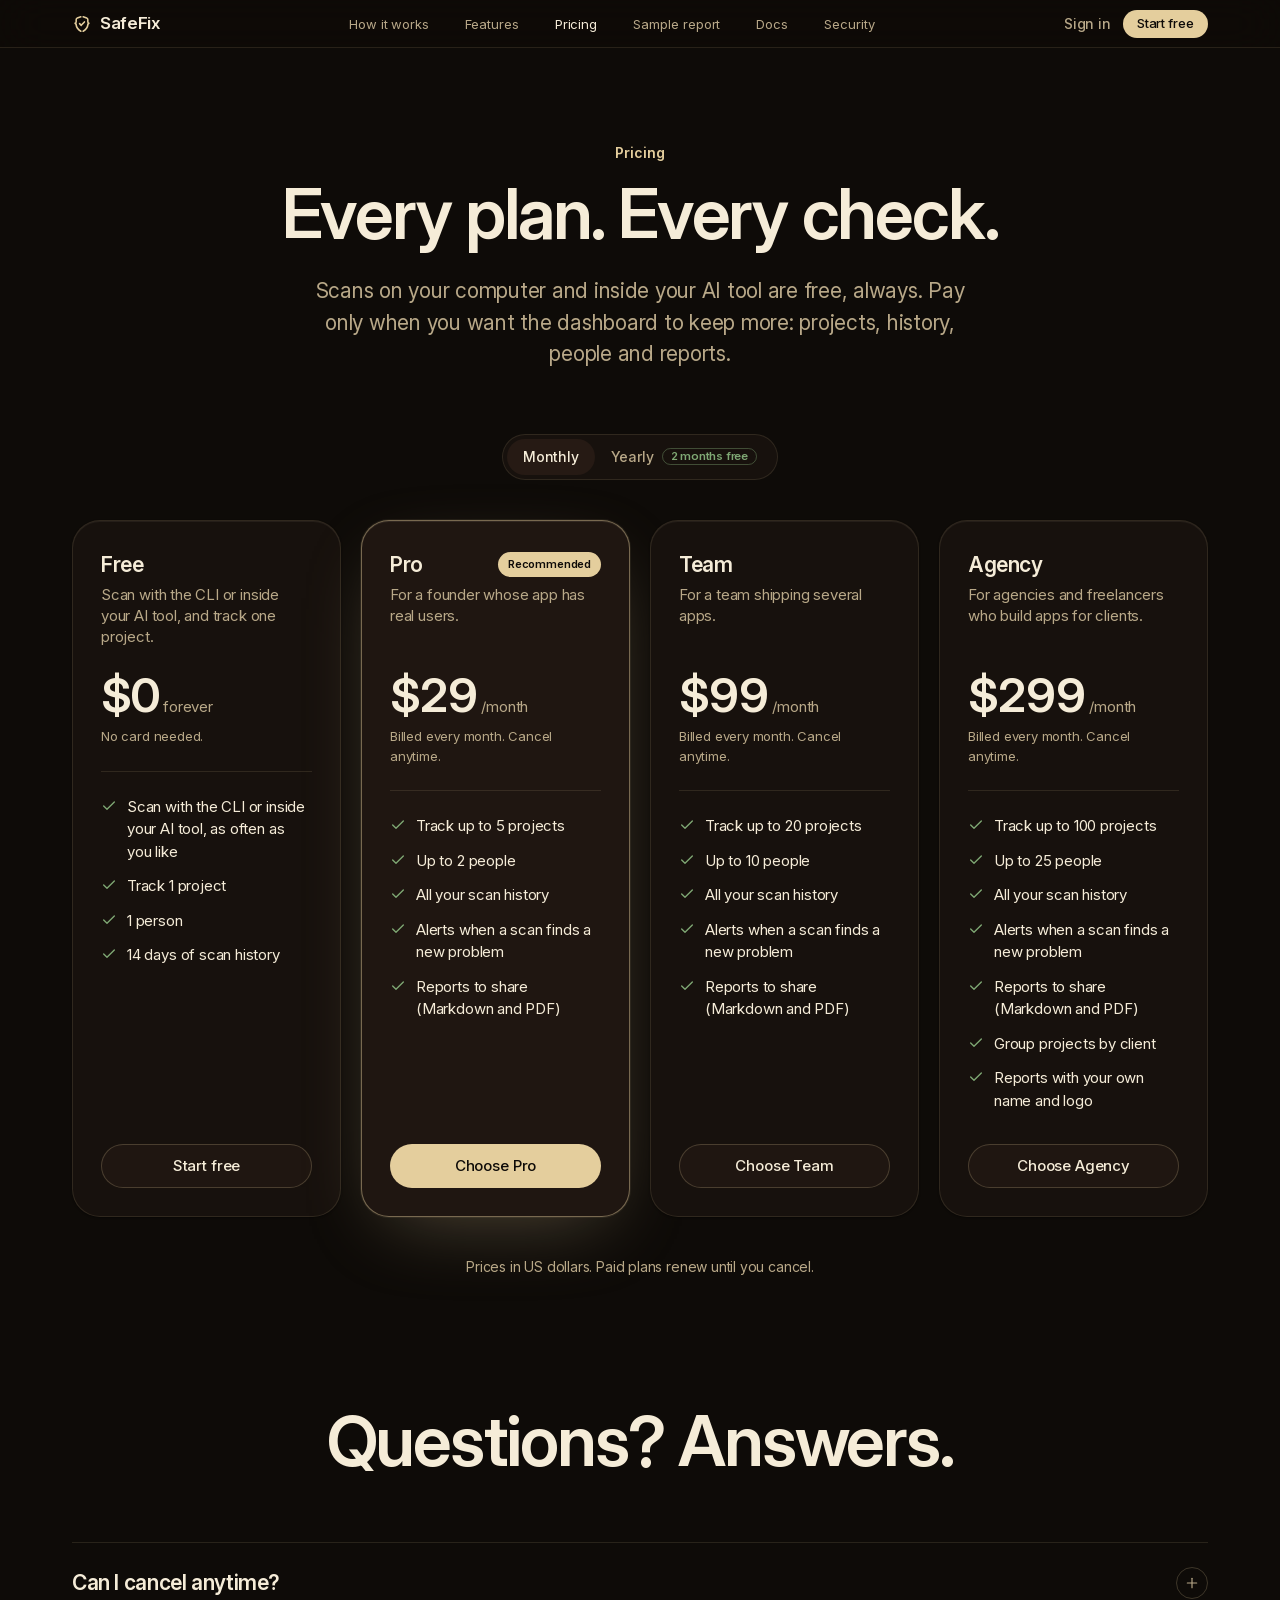
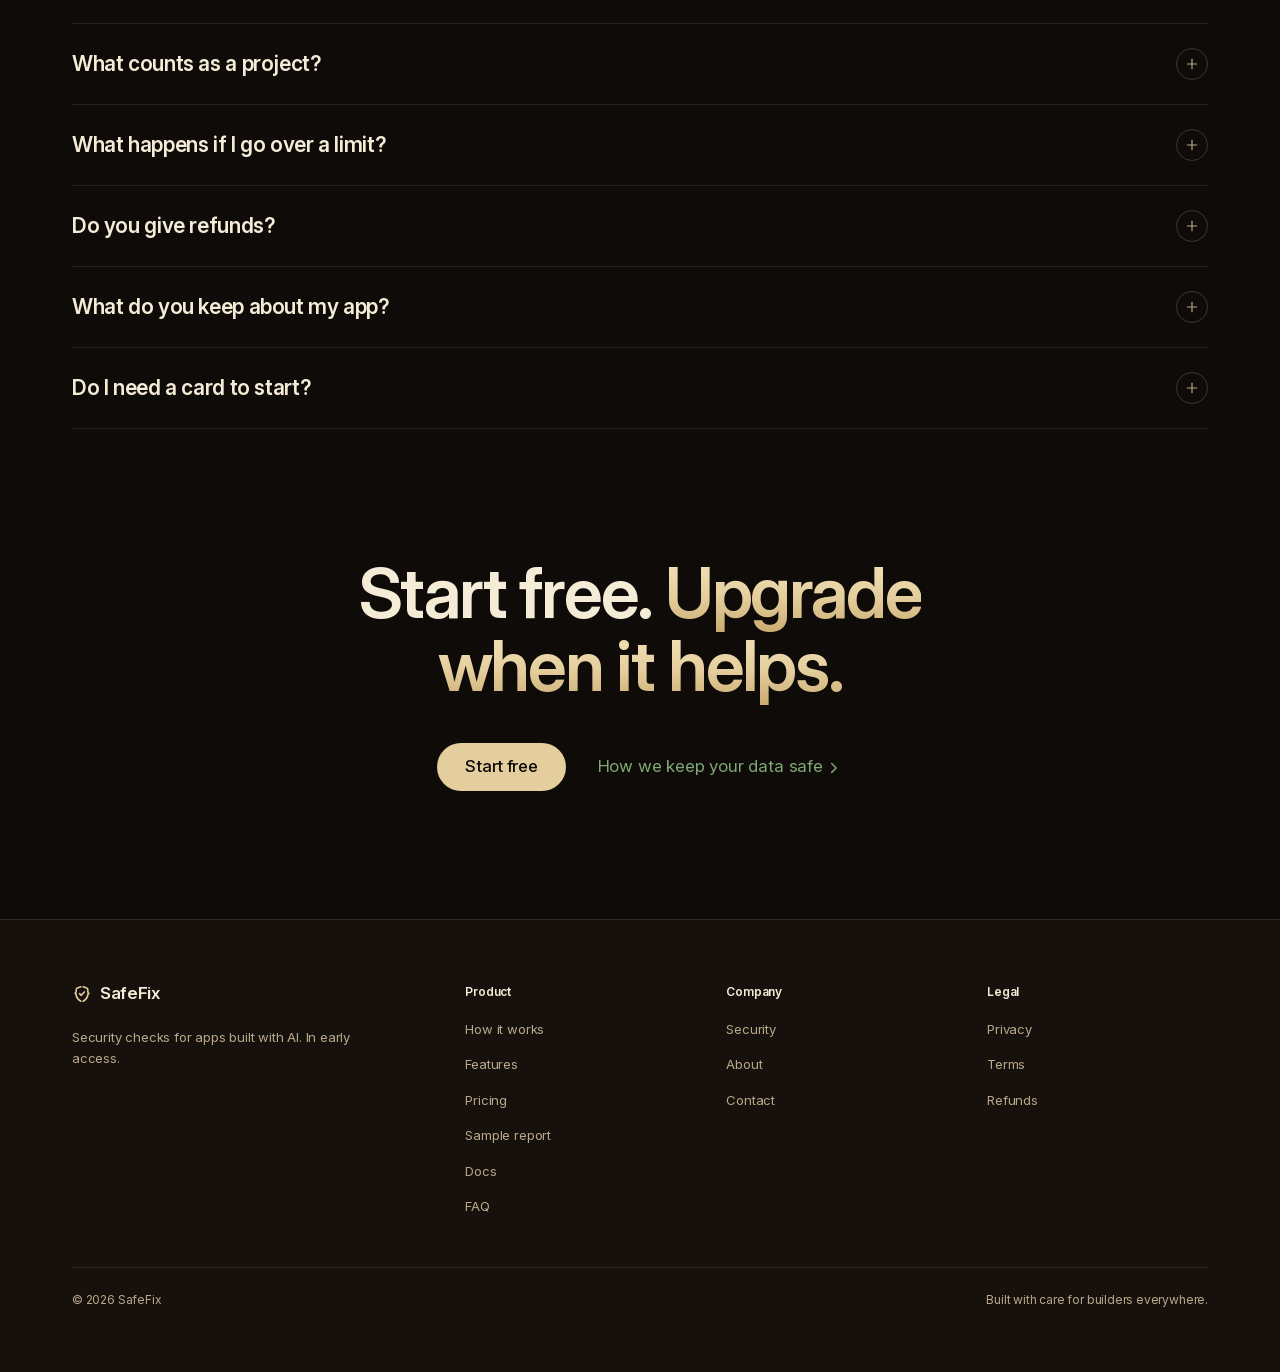
<file: pricing/index.html>
<!DOCTYPE html><html lang="en" class="X4se3G_variable sK0caG_variable"><head><meta charSet="utf-8"/><meta name="viewport" content="width=device-width, initial-scale=1"/><link rel="preload" href="/_next/static/media/234d9015b631dab9-s.p.33gca1im1ku45.woff2" as="font" crossorigin="" type="font/woff2"/><link rel="preload" href="/_next/static/media/70bc3e132a0a741e-s.p.3t6q91iet4nsy.woff2" as="font" crossorigin="" type="font/woff2"/><link rel="stylesheet" href="/_next/static/chunks/2uv1qgkr6tsnb.css" data-precedence="next"/><link rel="stylesheet" href="/_next/static/chunks/19rhlcx2srev9.css" data-precedence="next"/><link rel="preload" as="script" fetchPriority="low" href="/_next/static/chunks/142iie7f6i-a3.js"/><script src="/_next/static/chunks/431r17ex6rd5o.js" async=""></script><script src="/_next/static/chunks/0xno88bq1qcxt.js" async=""></script><script src="/_next/static/chunks/3y8drhs33nvo-.js" async=""></script><script src="/_next/static/chunks/turbopack-2c3mg3r-05n1w.js" async=""></script><script src="/_next/static/chunks/35qxh6ufa341d.js" async=""></script><script src="/_next/static/chunks/1iw-t5mc89hzx.js" async=""></script><script src="/_next/static/chunks/28y1dpk-r2kuz.js" async=""></script><script src="/_next/static/chunks/2p3e1-h1uonnm.js" async=""></script><script src="/_next/static/chunks/2uotjkfrit4dx.js" async=""></script><meta name="theme-color" content="#0e0b08"/><meta name="color-scheme" content="dark"/><title>Pricing · SafeFix</title><meta name="description" content="SafeFix plans: Free, Pro, Team and Agency. Scans with the CLI or inside your AI tool are always free. Pay monthly or yearly (2 months free), cancel anytime."/><meta name="application-name" content="SafeFix"/><link rel="canonical" href="https://safefix.dev/pricing"/><meta name="google-site-verification" content="wOG3TIiQUVfq4Fi_FVrVJRg2JRqS-F37R9pprZZE0dc"/><meta property="og:title" content="SafeFix: Every app has secrets. We find the ones that leak."/><meta property="og:description" content="SafeFix checks apps built with AI tools like Lovable, Bolt and Cursor for security holes: open Supabase tables, leaked API keys and risky settings. It explains each one in plain English and shows you exactly how to fix it."/><meta property="og:site_name" content="SafeFix"/><meta property="og:locale" content="en_US"/><meta property="og:image" content="https://safefix.dev/opengraph-image.png"/><meta property="og:image:type" content="image/png"/><meta property="og:image:width" content="1200"/><meta property="og:image:height" content="630"/><meta property="og:image:alt" content="SafeFix: security checks for apps built with AI"/><meta property="og:type" content="website"/><meta name="twitter:card" content="summary_large_image"/><meta name="twitter:title" content="SafeFix: Every app has secrets. We find the ones that leak."/><meta name="twitter:description" content="SafeFix checks apps built with AI tools like Lovable, Bolt and Cursor for security holes: open Supabase tables, leaked API keys and risky settings. It explains each one in plain English and shows you exactly how to fix it."/><meta name="twitter:image" content="https://safefix.dev/opengraph-image.png"/><meta name="twitter:image:alt" content="SafeFix: security checks for apps built with AI"/><meta name="twitter:image:type" content="image/png"/><meta name="twitter:image:width" content="1200"/><meta name="twitter:image:height" content="630"/><link rel="icon" href="/icon.svg?icon.3jm651getlllf.svg" sizes="any" type="image/svg+xml"/><meta name="next-size-adjust" content=""/><script>document.documentElement.classList.add('js')</script><script src="/_next/static/chunks/0cz1d0mv5g_q7.js" noModule=""></script></head><body class="min-h-dvh bg-bg font-sans text-text"><div hidden=""><!--$--><!--/$--></div><div id="top"></div><a href="#main" class="sr-only z-[80] rounded-full bg-lamp px-5 py-3 text-sm font-medium text-bg focus:not-sr-only focus:fixed focus:top-2 focus:left-3">Skip to content</a><header class="sticky top-0 z-50 h-12 border-b border-line bg-bg/72 backdrop-blur-xl backdrop-saturate-150"><div class="mx-auto w-full max-w-[1200px] px-4 sm:px-6 lg:px-8 flex h-full items-center justify-between gap-6"><a href="/#top" class="-m-1 flex rounded-md p-1" aria-label="SafeFix home"><span class="inline-flex items-center gap-2 text-text"><svg viewBox="0 0 24 24" fill="none" stroke="currentColor" stroke-width="1.9" stroke-linecap="round" stroke-linejoin="round" class="size-5 shrink-0 text-lamp" aria-hidden="true"><path d="M10.6 3.3 6.4 4.85Q5 5.35 5 6.8V9.4Q5 10.9 3.7 11.25Q5 11.6 5 13.1Q5.4 17.6 10.6 20.7"></path><path d="M13.4 3.3 17.6 4.85Q19 5.35 19 6.8V9.4Q19 10.9 20.3 11.25Q19 11.6 19 13.1Q18.6 17.6 13.4 20.7"></path><path d="m9.1 11.6 2 2 3.8-4.1"></path></svg><span class="text-[17px] leading-none font-semibold tracking-[-0.02em]">SafeFix</span></span></a><nav aria-label="Main" class="hidden md:block"><ul class="flex items-center gap-7 lg:gap-9"><li><a href="/#how" class="rounded-sm text-[13px] tracking-[-0.005em] transition-colors duration-200 hover:text-text text-text-2">How it works</a></li><li><a href="/#features" class="rounded-sm text-[13px] tracking-[-0.005em] transition-colors duration-200 hover:text-text text-text-2">Features</a></li><li><a href="/pricing" aria-current="page" class="rounded-sm text-[13px] tracking-[-0.005em] transition-colors duration-200 hover:text-text text-text">Pricing</a></li><li><a href="/sample-report" class="rounded-sm text-[13px] tracking-[-0.005em] transition-colors duration-200 hover:text-text text-text-2">Sample report</a></li><li><a href="/docs" class="rounded-sm text-[13px] tracking-[-0.005em] transition-colors duration-200 hover:text-text text-text-2">Docs</a></li><li><a href="/security" class="rounded-sm text-[13px] tracking-[-0.005em] transition-colors duration-200 hover:text-text text-text-2">Security</a></li></ul></nav><div class="flex items-center gap-3"><a href="/login" class="hidden text-[14px] font-medium text-text-2 transition-colors hover:text-text sm:inline">Sign in</a><a href="/login" class="inline-flex shrink-0 items-center justify-center gap-1.5 rounded-full font-medium whitespace-nowrap transition-[background-color,color,transform] duration-200 ease-apple active:scale-[0.98] disabled:cursor-not-allowed disabled:opacity-60 motion-reduce:transition-none motion-reduce:active:scale-100 bg-lamp text-bg hover:bg-lamp-bright h-7 px-3.5 text-[13px] tracking-[-0.005em]">Start free</a><button type="button" aria-expanded="false" aria-controls="mobile-menu" aria-haspopup="dialog" class="-mr-2 inline-flex size-10 items-center justify-center rounded-full text-text hover:bg-surface-2 md:hidden"><span aria-hidden="true" class="flex w-[18px] flex-col gap-[7px]"><span class="h-px w-full bg-current"></span><span class="h-px w-full bg-current"></span></span><span class="sr-only">Open menu</span></button></div></div><dialog id="mobile-menu" data-sheet="" aria-label="Menu" class="m-0 h-dvh max-h-none w-full max-w-none bg-bg/95 p-0 text-text backdrop-blur-xl backdrop:bg-transparent"><div class="mx-auto w-full max-w-[1200px] px-4 sm:px-6 lg:px-8 flex h-12 items-center justify-between"><span class="inline-flex items-center gap-2 text-text"><svg viewBox="0 0 24 24" fill="none" stroke="currentColor" stroke-width="1.9" stroke-linecap="round" stroke-linejoin="round" class="size-5 shrink-0 text-lamp" aria-hidden="true"><path d="M10.6 3.3 6.4 4.85Q5 5.35 5 6.8V9.4Q5 10.9 3.7 11.25Q5 11.6 5 13.1Q5.4 17.6 10.6 20.7"></path><path d="M13.4 3.3 17.6 4.85Q19 5.35 19 6.8V9.4Q19 10.9 20.3 11.25Q19 11.6 19 13.1Q18.6 17.6 13.4 20.7"></path><path d="m9.1 11.6 2 2 3.8-4.1"></path></svg><span class="text-[17px] leading-none font-semibold tracking-[-0.02em]">SafeFix</span></span><button type="button" class="-mr-2 inline-flex size-10 items-center justify-center rounded-full hover:bg-surface-2"><svg xmlns="http://www.w3.org/2000/svg" width="24" height="24" viewBox="0 0 24 24" fill="none" stroke="currentColor" stroke-width="1.5" stroke-linecap="round" stroke-linejoin="round" class="lucide lucide-x size-5" aria-hidden="true"><path d="M18 6 6 18"></path><path d="m6 6 12 12"></path></svg><span class="sr-only">Close menu</span></button></div><div class="mx-auto w-full max-w-[1200px] px-4 sm:px-6 lg:px-8 pt-8 pb-10"><nav aria-label="Mobile"><ul class="flex flex-col gap-1"><li><a href="/#how" class="block rounded-md py-2.5 text-[28px] leading-tight font-semibold tracking-[-0.025em]">How it works</a></li><li><a href="/#features" class="block rounded-md py-2.5 text-[28px] leading-tight font-semibold tracking-[-0.025em]">Features</a></li><li><a href="/pricing" aria-current="page" class="block rounded-md py-2.5 text-[28px] leading-tight font-semibold tracking-[-0.025em]">Pricing</a></li><li><a href="/sample-report" class="block rounded-md py-2.5 text-[28px] leading-tight font-semibold tracking-[-0.025em]">Sample report</a></li><li><a href="/docs" class="block rounded-md py-2.5 text-[28px] leading-tight font-semibold tracking-[-0.025em]">Docs</a></li><li><a href="/security" class="block rounded-md py-2.5 text-[28px] leading-tight font-semibold tracking-[-0.025em]">Security</a></li></ul></nav><a href="/login" class="inline-flex shrink-0 items-center justify-center gap-1.5 rounded-full font-medium whitespace-nowrap transition-[background-color,color,transform] duration-200 ease-apple active:scale-[0.98] disabled:cursor-not-allowed disabled:opacity-60 motion-reduce:transition-none motion-reduce:active:scale-100 bg-lamp text-bg hover:bg-lamp-bright h-12 px-7 text-[17px] tracking-[-0.016em] mt-10 w-full">Start free</a><a href="/login" class="mt-4 block text-center text-[17px] font-medium text-text-2 hover:text-text">Sign in</a></div></dialog></header><main id="main" class="pb-24 md:pb-32"><section aria-labelledby="pricing-title" class="pt-16 pb-12 md:pt-24 md:pb-16"><div class="mx-auto w-full max-w-[1200px] px-4 sm:px-6 lg:px-8"><div class="mx-auto max-w-[900px] text-center"><p class="t-eyebrow text-lamp">Pricing</p><h1 id="pricing-title" class="t-section mt-4 text-balance">Every plan. Every check.</h1><p class="t-lead mx-auto mt-6 max-w-[660px] text-pretty text-text-2">Scans on your computer and inside your AI tool are free, always. Pay only when you want the dashboard to keep more: projects, history, people and reports.</p></div></div></section><div class="mx-auto w-full max-w-[1200px] px-4 sm:px-6 lg:px-8"><div><div><div class="flex justify-center"><fieldset class="inline-flex items-center rounded-full border border-line bg-surface-1 p-1"><legend class="sr-only">Billing period</legend><button type="button" aria-pressed="true" class="inline-flex h-9 items-center gap-2 rounded-full px-4 text-[14px] font-medium whitespace-nowrap transition-colors duration-200 bg-surface-3 text-text">Monthly</button><button type="button" aria-pressed="false" class="inline-flex h-9 items-center gap-2 rounded-full px-4 text-[14px] font-medium whitespace-nowrap transition-colors duration-200 text-text-2 hover:text-text">Yearly<span class="rounded-full border border-felt-bright/40 px-2 py-0.5 text-[11.5px] leading-none font-semibold text-felt-bright">2 months free</span></button></fieldset></div><ul class="mt-10 grid gap-5 sm:grid-cols-2 lg:grid-cols-4"><li data-plan="" class="flex"><div class="relative flex w-full flex-col rounded-[28px] border p-7 card-sheen border-line bg-surface-1"><div class="flex min-h-7 items-center justify-between gap-3"><h3 class="text-[21px] font-semibold tracking-[-0.02em]">Free</h3></div><p class="mt-1 text-[15px] leading-[1.4] text-text-2 sm:min-h-[4.2em]">Scan with the CLI or inside your AI tool, and track one project.</p><p class="mt-6 flex items-baseline gap-1"><span class="text-5xl leading-none font-semibold tracking-[-0.04em] tabular-nums">$0</span><span class="text-[15px] text-text-2">forever</span></p><p class="mt-2 text-[13px] text-text-2">No card needed.</p><ul class="mt-6 flex-1 space-y-3 border-t border-line pt-6 text-[15px]"><li class="flex gap-2.5"><svg xmlns="http://www.w3.org/2000/svg" width="24" height="24" viewBox="0 0 24 24" fill="none" stroke="currentColor" stroke-width="2" stroke-linecap="round" stroke-linejoin="round" class="lucide lucide-check mt-0.5 size-4 shrink-0 text-felt-bright" aria-hidden="true"><path d="M20 6 9 17l-5-5"></path></svg>Scan with the CLI or inside your AI tool, as often as you like</li><li class="flex gap-2.5"><svg xmlns="http://www.w3.org/2000/svg" width="24" height="24" viewBox="0 0 24 24" fill="none" stroke="currentColor" stroke-width="2" stroke-linecap="round" stroke-linejoin="round" class="lucide lucide-check mt-0.5 size-4 shrink-0 text-felt-bright" aria-hidden="true"><path d="M20 6 9 17l-5-5"></path></svg>Track 1 project</li><li class="flex gap-2.5"><svg xmlns="http://www.w3.org/2000/svg" width="24" height="24" viewBox="0 0 24 24" fill="none" stroke="currentColor" stroke-width="2" stroke-linecap="round" stroke-linejoin="round" class="lucide lucide-check mt-0.5 size-4 shrink-0 text-felt-bright" aria-hidden="true"><path d="M20 6 9 17l-5-5"></path></svg>1 person</li><li class="flex gap-2.5"><svg xmlns="http://www.w3.org/2000/svg" width="24" height="24" viewBox="0 0 24 24" fill="none" stroke="currentColor" stroke-width="2" stroke-linecap="round" stroke-linejoin="round" class="lucide lucide-check mt-0.5 size-4 shrink-0 text-felt-bright" aria-hidden="true"><path d="M20 6 9 17l-5-5"></path></svg>14 days of scan history</li></ul><a class="inline-flex shrink-0 items-center justify-center gap-1.5 rounded-full font-medium whitespace-nowrap transition-[background-color,color,transform] duration-200 ease-apple active:scale-[0.98] disabled:cursor-not-allowed disabled:opacity-60 motion-reduce:transition-none motion-reduce:active:scale-100 border border-line-strong bg-surface-2 text-text hover:bg-surface-3 h-11 px-5 text-[15px] tracking-[-0.01em] mt-8 w-full" href="/login" aria-label="Start free">Start free</a></div></li><li data-plan="" class="flex"><div class="relative flex w-full flex-col rounded-[28px] border p-7 border-lamp/45 bg-surface-2 shadow-[0_0_0_1px_rgb(228_206_157/0.08),0_24px_80px_-28px_rgb(228_206_157/0.35),inset_0_1px_0_0_rgb(245_236_216/0.08)]"><div class="flex min-h-7 items-center justify-between gap-3"><h3 class="text-[21px] font-semibold tracking-[-0.02em]">Pro</h3><span class="rounded-full bg-lamp px-2.5 py-1 text-[11px] font-semibold text-bg">Recommended</span></div><p class="mt-1 text-[15px] leading-[1.4] text-text-2 sm:min-h-[4.2em]">For a founder whose app has real users.</p><p class="mt-6 flex items-baseline gap-1"><span class="text-5xl leading-none font-semibold tracking-[-0.04em] tabular-nums">$29</span><span class="text-[15px] text-text-2">/month</span></p><p class="mt-2 text-[13px] text-text-2">Billed every month. Cancel anytime.</p><ul class="mt-6 flex-1 space-y-3 border-t border-line pt-6 text-[15px]"><li class="flex gap-2.5"><svg xmlns="http://www.w3.org/2000/svg" width="24" height="24" viewBox="0 0 24 24" fill="none" stroke="currentColor" stroke-width="2" stroke-linecap="round" stroke-linejoin="round" class="lucide lucide-check mt-0.5 size-4 shrink-0 text-felt-bright" aria-hidden="true"><path d="M20 6 9 17l-5-5"></path></svg>Track up to 5 projects</li><li class="flex gap-2.5"><svg xmlns="http://www.w3.org/2000/svg" width="24" height="24" viewBox="0 0 24 24" fill="none" stroke="currentColor" stroke-width="2" stroke-linecap="round" stroke-linejoin="round" class="lucide lucide-check mt-0.5 size-4 shrink-0 text-felt-bright" aria-hidden="true"><path d="M20 6 9 17l-5-5"></path></svg>Up to 2 people</li><li class="flex gap-2.5"><svg xmlns="http://www.w3.org/2000/svg" width="24" height="24" viewBox="0 0 24 24" fill="none" stroke="currentColor" stroke-width="2" stroke-linecap="round" stroke-linejoin="round" class="lucide lucide-check mt-0.5 size-4 shrink-0 text-felt-bright" aria-hidden="true"><path d="M20 6 9 17l-5-5"></path></svg>All your scan history</li><li class="flex gap-2.5"><svg xmlns="http://www.w3.org/2000/svg" width="24" height="24" viewBox="0 0 24 24" fill="none" stroke="currentColor" stroke-width="2" stroke-linecap="round" stroke-linejoin="round" class="lucide lucide-check mt-0.5 size-4 shrink-0 text-felt-bright" aria-hidden="true"><path d="M20 6 9 17l-5-5"></path></svg>Alerts when a scan finds a new problem</li><li class="flex gap-2.5"><svg xmlns="http://www.w3.org/2000/svg" width="24" height="24" viewBox="0 0 24 24" fill="none" stroke="currentColor" stroke-width="2" stroke-linecap="round" stroke-linejoin="round" class="lucide lucide-check mt-0.5 size-4 shrink-0 text-felt-bright" aria-hidden="true"><path d="M20 6 9 17l-5-5"></path></svg>Reports to share (Markdown and PDF)</li></ul><a class="inline-flex shrink-0 items-center justify-center gap-1.5 rounded-full font-medium whitespace-nowrap transition-[background-color,color,transform] duration-200 ease-apple active:scale-[0.98] disabled:cursor-not-allowed disabled:opacity-60 motion-reduce:transition-none motion-reduce:active:scale-100 bg-lamp text-bg hover:bg-lamp-bright h-11 px-5 text-[15px] tracking-[-0.01em] mt-8 w-full" href="/app/settings/billing?plan=pro&amp;interval=month" aria-label="Choose Pro, billed monthly">Choose Pro</a></div></li><li data-plan="" class="flex"><div class="relative flex w-full flex-col rounded-[28px] border p-7 card-sheen border-line bg-surface-1"><div class="flex min-h-7 items-center justify-between gap-3"><h3 class="text-[21px] font-semibold tracking-[-0.02em]">Team</h3></div><p class="mt-1 text-[15px] leading-[1.4] text-text-2 sm:min-h-[4.2em]">For a team shipping several apps.</p><p class="mt-6 flex items-baseline gap-1"><span class="text-5xl leading-none font-semibold tracking-[-0.04em] tabular-nums">$99</span><span class="text-[15px] text-text-2">/month</span></p><p class="mt-2 text-[13px] text-text-2">Billed every month. Cancel anytime.</p><ul class="mt-6 flex-1 space-y-3 border-t border-line pt-6 text-[15px]"><li class="flex gap-2.5"><svg xmlns="http://www.w3.org/2000/svg" width="24" height="24" viewBox="0 0 24 24" fill="none" stroke="currentColor" stroke-width="2" stroke-linecap="round" stroke-linejoin="round" class="lucide lucide-check mt-0.5 size-4 shrink-0 text-felt-bright" aria-hidden="true"><path d="M20 6 9 17l-5-5"></path></svg>Track up to 20 projects</li><li class="flex gap-2.5"><svg xmlns="http://www.w3.org/2000/svg" width="24" height="24" viewBox="0 0 24 24" fill="none" stroke="currentColor" stroke-width="2" stroke-linecap="round" stroke-linejoin="round" class="lucide lucide-check mt-0.5 size-4 shrink-0 text-felt-bright" aria-hidden="true"><path d="M20 6 9 17l-5-5"></path></svg>Up to 10 people</li><li class="flex gap-2.5"><svg xmlns="http://www.w3.org/2000/svg" width="24" height="24" viewBox="0 0 24 24" fill="none" stroke="currentColor" stroke-width="2" stroke-linecap="round" stroke-linejoin="round" class="lucide lucide-check mt-0.5 size-4 shrink-0 text-felt-bright" aria-hidden="true"><path d="M20 6 9 17l-5-5"></path></svg>All your scan history</li><li class="flex gap-2.5"><svg xmlns="http://www.w3.org/2000/svg" width="24" height="24" viewBox="0 0 24 24" fill="none" stroke="currentColor" stroke-width="2" stroke-linecap="round" stroke-linejoin="round" class="lucide lucide-check mt-0.5 size-4 shrink-0 text-felt-bright" aria-hidden="true"><path d="M20 6 9 17l-5-5"></path></svg>Alerts when a scan finds a new problem</li><li class="flex gap-2.5"><svg xmlns="http://www.w3.org/2000/svg" width="24" height="24" viewBox="0 0 24 24" fill="none" stroke="currentColor" stroke-width="2" stroke-linecap="round" stroke-linejoin="round" class="lucide lucide-check mt-0.5 size-4 shrink-0 text-felt-bright" aria-hidden="true"><path d="M20 6 9 17l-5-5"></path></svg>Reports to share (Markdown and PDF)</li></ul><a class="inline-flex shrink-0 items-center justify-center gap-1.5 rounded-full font-medium whitespace-nowrap transition-[background-color,color,transform] duration-200 ease-apple active:scale-[0.98] disabled:cursor-not-allowed disabled:opacity-60 motion-reduce:transition-none motion-reduce:active:scale-100 border border-line-strong bg-surface-2 text-text hover:bg-surface-3 h-11 px-5 text-[15px] tracking-[-0.01em] mt-8 w-full" href="/app/settings/billing?plan=team&amp;interval=month" aria-label="Choose Team, billed monthly">Choose Team</a></div></li><li data-plan="" class="flex"><div class="relative flex w-full flex-col rounded-[28px] border p-7 card-sheen border-line bg-surface-1"><div class="flex min-h-7 items-center justify-between gap-3"><h3 class="text-[21px] font-semibold tracking-[-0.02em]">Agency</h3></div><p class="mt-1 text-[15px] leading-[1.4] text-text-2 sm:min-h-[4.2em]">For agencies and freelancers who build apps for clients.</p><p class="mt-6 flex items-baseline gap-1"><span class="text-5xl leading-none font-semibold tracking-[-0.04em] tabular-nums">$299</span><span class="text-[15px] text-text-2">/month</span></p><p class="mt-2 text-[13px] text-text-2">Billed every month. Cancel anytime.</p><ul class="mt-6 flex-1 space-y-3 border-t border-line pt-6 text-[15px]"><li class="flex gap-2.5"><svg xmlns="http://www.w3.org/2000/svg" width="24" height="24" viewBox="0 0 24 24" fill="none" stroke="currentColor" stroke-width="2" stroke-linecap="round" stroke-linejoin="round" class="lucide lucide-check mt-0.5 size-4 shrink-0 text-felt-bright" aria-hidden="true"><path d="M20 6 9 17l-5-5"></path></svg>Track up to 100 projects</li><li class="flex gap-2.5"><svg xmlns="http://www.w3.org/2000/svg" width="24" height="24" viewBox="0 0 24 24" fill="none" stroke="currentColor" stroke-width="2" stroke-linecap="round" stroke-linejoin="round" class="lucide lucide-check mt-0.5 size-4 shrink-0 text-felt-bright" aria-hidden="true"><path d="M20 6 9 17l-5-5"></path></svg>Up to 25 people</li><li class="flex gap-2.5"><svg xmlns="http://www.w3.org/2000/svg" width="24" height="24" viewBox="0 0 24 24" fill="none" stroke="currentColor" stroke-width="2" stroke-linecap="round" stroke-linejoin="round" class="lucide lucide-check mt-0.5 size-4 shrink-0 text-felt-bright" aria-hidden="true"><path d="M20 6 9 17l-5-5"></path></svg>All your scan history</li><li class="flex gap-2.5"><svg xmlns="http://www.w3.org/2000/svg" width="24" height="24" viewBox="0 0 24 24" fill="none" stroke="currentColor" stroke-width="2" stroke-linecap="round" stroke-linejoin="round" class="lucide lucide-check mt-0.5 size-4 shrink-0 text-felt-bright" aria-hidden="true"><path d="M20 6 9 17l-5-5"></path></svg>Alerts when a scan finds a new problem</li><li class="flex gap-2.5"><svg xmlns="http://www.w3.org/2000/svg" width="24" height="24" viewBox="0 0 24 24" fill="none" stroke="currentColor" stroke-width="2" stroke-linecap="round" stroke-linejoin="round" class="lucide lucide-check mt-0.5 size-4 shrink-0 text-felt-bright" aria-hidden="true"><path d="M20 6 9 17l-5-5"></path></svg>Reports to share (Markdown and PDF)</li><li class="flex gap-2.5"><svg xmlns="http://www.w3.org/2000/svg" width="24" height="24" viewBox="0 0 24 24" fill="none" stroke="currentColor" stroke-width="2" stroke-linecap="round" stroke-linejoin="round" class="lucide lucide-check mt-0.5 size-4 shrink-0 text-felt-bright" aria-hidden="true"><path d="M20 6 9 17l-5-5"></path></svg>Group projects by client</li><li class="flex gap-2.5"><svg xmlns="http://www.w3.org/2000/svg" width="24" height="24" viewBox="0 0 24 24" fill="none" stroke="currentColor" stroke-width="2" stroke-linecap="round" stroke-linejoin="round" class="lucide lucide-check mt-0.5 size-4 shrink-0 text-felt-bright" aria-hidden="true"><path d="M20 6 9 17l-5-5"></path></svg>Reports with your own name and logo</li></ul><a class="inline-flex shrink-0 items-center justify-center gap-1.5 rounded-full font-medium whitespace-nowrap transition-[background-color,color,transform] duration-200 ease-apple active:scale-[0.98] disabled:cursor-not-allowed disabled:opacity-60 motion-reduce:transition-none motion-reduce:active:scale-100 border border-line-strong bg-surface-2 text-text hover:bg-surface-3 h-11 px-5 text-[15px] tracking-[-0.01em] mt-8 w-full" href="/app/settings/billing?plan=agency&amp;interval=month" aria-label="Choose Agency, billed monthly">Choose Agency</a></div></li></ul></div></div><p class="mt-10 text-center text-sm text-text-2">Prices in US dollars. Paid plans renew until you cancel.</p></div><section aria-labelledby="faq-title" class="pt-24 md:pt-32"><div class="mx-auto w-full max-w-[1200px] px-4 sm:px-6 lg:px-8 max-w-[820px]"><div><h2 id="faq-title" class="t-section text-center text-balance">Questions? Answers.</h2></div><div class="mt-12 border-b border-line md:mt-16"><details class="group border-t border-line"><summary class="flex cursor-pointer list-none items-center justify-between gap-6 rounded-sm py-6 text-left text-[19px] font-semibold tracking-[-0.018em] sm:text-[21px] [&amp;::-webkit-details-marker]:hidden">Can I cancel anytime?<span class="grid size-8 shrink-0 place-items-center rounded-full border border-line-strong text-text-2 transition-colors duration-200 group-hover:border-lamp/50 group-hover:text-lamp"><svg xmlns="http://www.w3.org/2000/svg" width="24" height="24" viewBox="0 0 24 24" fill="none" stroke="currentColor" stroke-width="1.75" stroke-linecap="round" stroke-linejoin="round" class="lucide lucide-plus size-4 transition-transform duration-300 ease-apple group-open:rotate-45 motion-reduce:transition-none" aria-hidden="true"><path d="M5 12h14"></path><path d="M12 5v14"></path></svg></span></summary><p class="max-w-[700px] pr-12 pb-7 text-[17px] leading-relaxed text-pretty text-text-2">Yes. Go to Settings, then Plan and billing, then Manage billing. You keep your plan until the end of the time you paid for, then you are on Free. Your projects and scans stay.</p></details><details class="group border-t border-line"><summary class="flex cursor-pointer list-none items-center justify-between gap-6 rounded-sm py-6 text-left text-[19px] font-semibold tracking-[-0.018em] sm:text-[21px] [&amp;::-webkit-details-marker]:hidden">What counts as a project?<span class="grid size-8 shrink-0 place-items-center rounded-full border border-line-strong text-text-2 transition-colors duration-200 group-hover:border-lamp/50 group-hover:text-lamp"><svg xmlns="http://www.w3.org/2000/svg" width="24" height="24" viewBox="0 0 24 24" fill="none" stroke="currentColor" stroke-width="1.75" stroke-linecap="round" stroke-linejoin="round" class="lucide lucide-plus size-4 transition-transform duration-300 ease-apple group-open:rotate-45 motion-reduce:transition-none" aria-hidden="true"><path d="M5 12h14"></path><path d="M12 5v14"></path></svg></span></summary><p class="max-w-[700px] pr-12 pb-7 text-[17px] leading-relaxed text-pretty text-text-2">One app you track in the SafeFix dashboard: its database, its code, or both. Scans you run with the CLI or inside your AI tool are not limited and never count. Free tracks<!-- --> <!-- -->1<!-- --> project, Pro <!-- -->5<!-- -->, Team<!-- --> <!-- -->20<!-- --> and Agency <!-- -->100<!-- -->.</p></details><details class="group border-t border-line"><summary class="flex cursor-pointer list-none items-center justify-between gap-6 rounded-sm py-6 text-left text-[19px] font-semibold tracking-[-0.018em] sm:text-[21px] [&amp;::-webkit-details-marker]:hidden">What happens if I go over a limit?<span class="grid size-8 shrink-0 place-items-center rounded-full border border-line-strong text-text-2 transition-colors duration-200 group-hover:border-lamp/50 group-hover:text-lamp"><svg xmlns="http://www.w3.org/2000/svg" width="24" height="24" viewBox="0 0 24 24" fill="none" stroke="currentColor" stroke-width="1.75" stroke-linecap="round" stroke-linejoin="round" class="lucide lucide-plus size-4 transition-transform duration-300 ease-apple group-open:rotate-45 motion-reduce:transition-none" aria-hidden="true"><path d="M5 12h14"></path><path d="M12 5v14"></path></svg></span></summary><p class="max-w-[700px] pr-12 pb-7 text-[17px] leading-relaxed text-pretty text-text-2">Nothing is deleted. If you move to a smaller plan, all your projects and people stay and keep working. You only cannot add new ones until you are under the limit again.</p></details><details class="group border-t border-line"><summary class="flex cursor-pointer list-none items-center justify-between gap-6 rounded-sm py-6 text-left text-[19px] font-semibold tracking-[-0.018em] sm:text-[21px] [&amp;::-webkit-details-marker]:hidden">Do you give refunds?<span class="grid size-8 shrink-0 place-items-center rounded-full border border-line-strong text-text-2 transition-colors duration-200 group-hover:border-lamp/50 group-hover:text-lamp"><svg xmlns="http://www.w3.org/2000/svg" width="24" height="24" viewBox="0 0 24 24" fill="none" stroke="currentColor" stroke-width="1.75" stroke-linecap="round" stroke-linejoin="round" class="lucide lucide-plus size-4 transition-transform duration-300 ease-apple group-open:rotate-45 motion-reduce:transition-none" aria-hidden="true"><path d="M5 12h14"></path><path d="M12 5v14"></path></svg></span></summary><p class="max-w-[700px] pr-12 pb-7 text-[17px] leading-relaxed text-pretty text-text-2">If SafeFix is not right for you, write to<!-- --> <a href="mailto:support@safefix.dev" class="rounded-sm text-lamp underline-offset-4 hover:underline">support@safefix.dev</a> <!-- -->soon after you pay and we will help. The details are in our<!-- --> <a href="/refund" class="rounded-sm text-lamp underline-offset-4 hover:underline">refund policy</a>.</p></details><details class="group border-t border-line"><summary class="flex cursor-pointer list-none items-center justify-between gap-6 rounded-sm py-6 text-left text-[19px] font-semibold tracking-[-0.018em] sm:text-[21px] [&amp;::-webkit-details-marker]:hidden">What do you keep about my app?<span class="grid size-8 shrink-0 place-items-center rounded-full border border-line-strong text-text-2 transition-colors duration-200 group-hover:border-lamp/50 group-hover:text-lamp"><svg xmlns="http://www.w3.org/2000/svg" width="24" height="24" viewBox="0 0 24 24" fill="none" stroke="currentColor" stroke-width="1.75" stroke-linecap="round" stroke-linejoin="round" class="lucide lucide-plus size-4 transition-transform duration-300 ease-apple group-open:rotate-45 motion-reduce:transition-none" aria-hidden="true"><path d="M5 12h14"></path><path d="M12 5v14"></path></svg></span></summary><p class="max-w-[700px] pr-12 pb-7 text-[17px] leading-relaxed text-pretty text-text-2">Your account email, the names of your organization and projects, and scan results with every secret masked. Never the rows of data in your app’s database and never a full key or password. It is stored in Paris (AWS eu-west-3). Card details stay with Stripe. Read the<!-- --> <a href="/privacy" class="rounded-sm text-lamp underline-offset-4 hover:underline">privacy policy</a>.</p></details><details class="group border-t border-line"><summary class="flex cursor-pointer list-none items-center justify-between gap-6 rounded-sm py-6 text-left text-[19px] font-semibold tracking-[-0.018em] sm:text-[21px] [&amp;::-webkit-details-marker]:hidden">Do I need a card to start?<span class="grid size-8 shrink-0 place-items-center rounded-full border border-line-strong text-text-2 transition-colors duration-200 group-hover:border-lamp/50 group-hover:text-lamp"><svg xmlns="http://www.w3.org/2000/svg" width="24" height="24" viewBox="0 0 24 24" fill="none" stroke="currentColor" stroke-width="1.75" stroke-linecap="round" stroke-linejoin="round" class="lucide lucide-plus size-4 transition-transform duration-300 ease-apple group-open:rotate-45 motion-reduce:transition-none" aria-hidden="true"><path d="M5 12h14"></path><path d="M12 5v14"></path></svg></span></summary><p class="max-w-[700px] pr-12 pb-7 text-[17px] leading-relaxed text-pretty text-text-2">No. Sign up with your email and use Free as long as you like. You add a card only when you choose a paid plan. Prices are in US dollars; tax may be added at checkout, depending on where you are.</p></details></div></div></section><section aria-labelledby="pricing-cta-title" class="pt-24 md:pt-32"><div class="mx-auto w-full max-w-[1200px] px-4 sm:px-6 lg:px-8"><div class="mx-auto max-w-[760px] text-center"><h2 id="pricing-cta-title" class="t-section text-balance">Start free. <span class="text-gradient-lamp">Upgrade when it helps.</span></h2><div class="mt-10 flex flex-wrap items-center justify-center gap-x-8 gap-y-4"><a class="inline-flex shrink-0 items-center justify-center gap-1.5 rounded-full font-medium whitespace-nowrap transition-[background-color,color,transform] duration-200 ease-apple active:scale-[0.98] disabled:cursor-not-allowed disabled:opacity-60 motion-reduce:transition-none motion-reduce:active:scale-100 bg-lamp text-bg hover:bg-lamp-bright h-12 px-7 text-[17px] tracking-[-0.016em]" href="/login">Start free</a><a class="group inline-flex items-center gap-0.5 rounded-sm text-felt-bright hover:underline hover:underline-offset-4 text-[17px]" href="/security">How we keep your data safe<svg xmlns="http://www.w3.org/2000/svg" width="24" height="24" viewBox="0 0 24 24" fill="none" stroke="currentColor" stroke-width="2" stroke-linecap="round" stroke-linejoin="round" class="lucide lucide-chevron-right size-[1.05em] translate-y-px transition-transform duration-200 group-hover:translate-x-0.5 motion-reduce:transition-none" aria-hidden="true"><path d="m9 18 6-6-6-6"></path></svg></a></div></div></div></section></main><!--$--><!--/$--><footer class="border-t border-line bg-surface-1 text-text-2"><h2 class="sr-only">Site links</h2><div class="mx-auto w-full max-w-[1200px] px-4 sm:px-6 lg:px-8 py-14 md:py-16"><div class="grid gap-10 md:grid-cols-[minmax(0,1.6fr)_repeat(3,minmax(0,1fr))]"><div><span class="inline-flex items-center gap-2 text-text"><svg viewBox="0 0 24 24" fill="none" stroke="currentColor" stroke-width="1.9" stroke-linecap="round" stroke-linejoin="round" class="size-5 shrink-0 text-lamp" aria-hidden="true"><path d="M10.6 3.3 6.4 4.85Q5 5.35 5 6.8V9.4Q5 10.9 3.7 11.25Q5 11.6 5 13.1Q5.4 17.6 10.6 20.7"></path><path d="M13.4 3.3 17.6 4.85Q19 5.35 19 6.8V9.4Q19 10.9 20.3 11.25Q19 11.6 19 13.1Q18.6 17.6 13.4 20.7"></path><path d="m9.1 11.6 2 2 3.8-4.1"></path></svg><span class="text-[17px] leading-none font-semibold tracking-[-0.02em]">SafeFix</span></span><p class="mt-4 max-w-xs text-[13px] leading-relaxed">Security checks for apps built with AI. In early access.</p></div><nav aria-labelledby="footer-product"><h3 id="footer-product" class="text-xs font-semibold text-text">Product</h3><ul class="mt-4 space-y-2.5"><li><a href="/#how" class="rounded-sm text-[13px] transition-colors duration-200 hover:text-text">How it works</a></li><li><a href="/#features" class="rounded-sm text-[13px] transition-colors duration-200 hover:text-text">Features</a></li><li><a href="/pricing" class="rounded-sm text-[13px] transition-colors duration-200 hover:text-text">Pricing</a></li><li><a href="/sample-report" class="rounded-sm text-[13px] transition-colors duration-200 hover:text-text">Sample report</a></li><li><a href="/docs" class="rounded-sm text-[13px] transition-colors duration-200 hover:text-text">Docs</a></li><li><a href="/#faq" class="rounded-sm text-[13px] transition-colors duration-200 hover:text-text">FAQ</a></li></ul></nav><nav aria-labelledby="footer-company"><h3 id="footer-company" class="text-xs font-semibold text-text">Company</h3><ul class="mt-4 space-y-2.5"><li><a href="/security" class="rounded-sm text-[13px] transition-colors duration-200 hover:text-text">Security</a></li><li><a href="#" class="rounded-sm text-[13px] transition-colors duration-200 hover:text-text">About</a></li><li><a href="#" class="rounded-sm text-[13px] transition-colors duration-200 hover:text-text">Contact</a></li></ul></nav><nav aria-labelledby="footer-legal"><h3 id="footer-legal" class="text-xs font-semibold text-text">Legal</h3><ul class="mt-4 space-y-2.5"><li><a href="/privacy" class="rounded-sm text-[13px] transition-colors duration-200 hover:text-text">Privacy</a></li><li><a href="/terms" class="rounded-sm text-[13px] transition-colors duration-200 hover:text-text">Terms</a></li><li><a href="/refund" class="rounded-sm text-[13px] transition-colors duration-200 hover:text-text">Refunds</a></li></ul></nav></div><div class="mt-12 flex flex-col gap-2 border-t border-line pt-6 text-xs sm:flex-row sm:justify-between"><p>© 2026 SafeFix</p><p>Built with care for builders everywhere.</p></div></div></footer><script defer="" src="https://static.cloudflareinsights.com/beacon.min.js" data-cf-beacon="{&quot;token&quot;:&quot;ed209b5799364fb48f7a905e5227cea5&quot;}"></script><script id="_R_">(globalThis["TURBOPACK"] || (globalThis["TURBOPACK"] = [])).push({"otherChunks":["static/chunks/142iie7f6i-a3.js","static/chunks/431r17ex6rd5o.js","static/chunks/0xno88bq1qcxt.js","static/chunks/3y8drhs33nvo-.js"],"runtimeModuleIds":[78478]});</script><script src="/_next/static/chunks/142iie7f6i-a3.js" async=""></script><script>(self.__next_f=self.__next_f||[]).push([0])</script><script>self.__next_f.push([1,"1:\"$Sreact.fragment\"\n2:\"/_next/static/chunks/35qxh6ufa341d.js\"\n3:I[32631,[\"$2\"],\"default\"]\n4:I[62397,[\"$2\"],\"default\"]\n6:\"/_next/static/chunks/1iw-t5mc89hzx.js\"\n7:\"/_next/static/chunks/28y1dpk-r2kuz.js\"\n8:\"/_next/static/chunks/2p3e1-h1uonnm.js\"\n9:I[89666,[\"$6\",\"$7\",\"$8\"],\"SmoothScroll\"]\na:I[6620,[\"$6\",\"$7\",\"$8\"],\"Nav\"]\n15:\"ViewportBoundary\"\n16:I[21261,[\"$2\"],\"$15\"]\n18:\"MetadataBoundary\"\n19:I[21261,[\"$2\"],\"$18\"]\n1a:\"$Sreact.suspense\"\n1c:I[19451,[],\"default\",1]\n:HL[\"/_next/static/chunks/2uv1qgkr6tsnb.css\",\"style\"]\n:HL[\"/_next/static/chunks/19rhlcx2srev9.css\",\"style\"]\n:HL[\"/_next/static/media/234d9015b631dab9-s.p.33gca1im1ku45.woff2\",\"font\",{\"crossOrigin\":\"\",\"type\":\"font/woff2\"}]\n:HL[\"/_next/static/media/70bc3e132a0a741e-s.p.3t6q91iet4nsy.woff2\",\"font\",{\"crossOrigin\":\"\",\"type\":\"font/woff2\"}]\n12:X\n13:[[\"children\",{\"s\":\"__PAGE__\",\"h\":512,\"d\":{\"r\":\"$L14\",\"p\":false,\"v\":null}}]]\n10:[[\"children\",{\"s\":\"pricing\",\"h\":512,\"d\":{\"r\":\"$L11\",\"p\":false,\"v\":\"$12\"},\"c\":\"$Q13\"}]]\n5:[[\"children\",{\"s\":\"(marketing)\",\"h\":512,\"d\":{\"r\":[\"$\",\"$1\",\"c\",{\"children\":[[[\"$\",\"link\",\"0\",{\"rel\":\"stylesheet\",\"href\":\"/_next/static/chunks/19rhlcx2srev9.css\",\"precedence\":\"next\",\"crossOrigin\":\"$undefined\",\"nonce\":\"$undefined\"}],[\"$\",\"script\",\"script-0\",{\"src\":\"/_next/static/chunks/1iw-t5mc89hzx.js\",\"async\":true,\"nonce\":\"$undefined\"}],[\"$\",\"script\",\"script-1\",{\"src\":\"/_next/static/chunks/28y1dpk-r2kuz.js\",\"async\":true,\"nonce\":\"$undefined\"}],[\"$\",\"script\",\"script-2\",{\"src\":\"/_next/static/chunks/2p3e1-h1uonnm.js\",\"async\":true,\"nonce\":\"$undefined\"}]],[[\"$\",\"$L9\",null,{}],[\"$\",\"div\",null,{\"id\":\"top\"}],[\"$\",\"a\",null,{\"href\":\"#main\",\"className\":\"sr-only z-[80] rounded-full bg-lamp px-5 py-3 text-sm font-medium text-bg focus:not-sr-only focus:fixed focus:top-2 focus:left-3\",\"children\":\"Skip to content\"}],[\"$\",\"$La\",null,{}],[\"$\",\"$L3\",null,{\"parallelRouterKey\":\"children\",\"error\":\"$undefined\",\"errorStyles\":\"$undefined\",\"errorScripts\":\"$undefined\",\"template\":[\"$\",\"$L4\",null,{}],\"templateStyles\":\"$undefined\",\"templateScripts\":\"$undefined\",\"notFound\":[[\"$\",\"main\",null,{\"className\":\"relative isolate flex min-h-dvh flex-col overflow-clip bg-bg\",\"children\":[[\"$\",\"div\",null,{\"aria-hidden\":\"true\",\"className\":\"absolute top-[-20%] left-1/2 -z-10 h-[70vh] w-[min(120vw,1100px)] -translate-x-1/2 rounded-full bg-[radial-gradient(closest-side,rgb(228_206_157/0.14),rgb(228_206_157/0.04)_55%,transparent)]\"}],\"$Lb\",\"$Lc\"]}],[]],\"forbidden\":\"$undefined\",\"unauthorized\":\"$undefined\"}],\"$Ld\",\"$Le\",\"$Lf\"]]}],\"p\":false,\"v\":null},\"c\":\"$Q10\"}]]\n0:{\"P\":null,\"c\":[\"\",\"pricing\"],\"q\":\"\",\"i\":false,\"t\":{\"t\":{\"s\":\"\",\"h\":528,\"d\":{\"r\":[\"$\",\"$1\",\"c\",{\"children\":[[[\"$\",\"link\",\"0\",{\"rel\":\"stylesheet\",\"href\":\"/_next/static/chunks/2uv1qgkr6tsnb.css\",\"precedence\":\"next\",\"crossOrigin\":\"$undefined\",\"nonce\":\"$undefined\"}]],[\"$\",\"html\",null,{\"lang\":\"en\",\"className\":\"X4se3G_variable sK0caG_variable\",\"suppressHydrationWarning\":true,\"children\":[[\"$\",\"head\",null,{\"children\":[\"$\",\"script\",null,{\"dangerouslySetInnerHTML\":{\"__html\":\"document.documentElement.classList.add('js')\"}}]}],[\"$\",\"body\",null,{\"className\":\"min-h-dvh bg-bg font-sans text-text\",\"children\":[\"$\",\"$L3\",null,{\"parallelRouterKey\":\"children\",\"error\":\"$undefined\",\"errorStyles\":\"$undefined\",\"errorScripts\":\"$undefined\",\"template\":[\"$\",\"$L4\",null,{}],\"templateStyles\":\"$undefined\",\"templateScripts\":\"$undefined\",\"notFound\":[[\"$\",\"main\",null,{\"className\":\"relative isolate flex min-h-dvh flex-col overflow-clip bg-bg\",\"children\":[[\"$\",\"div\",null,{\"aria-hidden\":\"true\",\"className\":\"absolute top-[-20%] left-1/2 -z-10 h-[70vh] w-[min(120vw,1100px)] -translate-x-1/2 rounded-full bg-[radial-gradient(closest-side,rgb(228_206_157/0.14),rgb(228_206_157/0.04)_55%,transparent)]\"}],[\"$\",\"div\",null,{\"className\":\"mx-auto w-full max-w-[1200px] px-4 sm:px-6 lg:px-8 flex h-12 items-center\",\"children\":[\"$\",\"a\",null,{\"href\":\"/\",\"className\":\"-m-1 flex rounded-md p-1\",\"aria-label\":\"SafeFix home\",\"children\":[\"$\",\"span\",null,{\"className\":\"inline-flex items-center gap-2 text-text\",\"children\":[[\"$\",\"svg\",null,{\"viewBox\":\"0 0 24 24\",\"fill\":\"none\",\"stroke\":\"currentColor\",\"strokeWidth\":\"1.9\",\"strokeLinecap\":\"round\",\"strokeLinejoin\":\"round\",\"className\":\"size-5 shrink-0 text-lamp\",\"role\":\"$undefined\",\"aria-hidden\":true,\"aria-label\":\"$undefined\",\"children\":[null,[\"$\",\"path\",null,{\"d\":\"M10.6 3.3 6.4 4.85Q5 5.35 5 6.8V9.4Q5 10.9 3.7 11.25Q5 11.6 5 13.1Q5.4 17.6 10.6 20.7\"}],[\"$\",\"path\",null,{\"d\":\"M13.4 3.3 17.6 4.85Q19 5.35 19 6.8V9.4Q19 10.9 20.3 11.25Q19 11.6 19 13.1Q18.6 17.6 13.4 20.7\"}],[\"$\",\"path\",null,{\"d\":\"m9.1 11.6 2 2 3.8-4.1\"}]]}],[\"$\",\"span\",null,{\"className\":\"text-[17px] leading-none font-semibold tracking-[-0.02em]\",\"children\":\"SafeFix\"}]]}]}]}],[\"$\",\"div\",null,{\"className\":\"mx-auto flex w-full max-w-[820px] flex-1 flex-col items-center justify-center px-4 pb-24 text-center\",\"children\":[[\"$\",\"p\",null,{\"className\":\"t-eyebrow text-lamp\",\"children\":\"Error 404\"}],[\"$\",\"h1\",null,{\"className\":\"t-section mt-4 text-balance\",\"children\":\"This page is missing.\"}],[\"$\",\"p\",null,{\"className\":\"t-lead mt-6 max-w-[520px] text-pretty text-text-2\",\"children\":\"The link may be broken, or the page may have moved. Everything else is right where you left it.\"}],[\"$\",\"a\",null,{\"className\":\"inline-flex shrink-0 items-center justify-center gap-1.5 rounded-full font-medium whitespace-nowrap transition-[background-color,color,transform] duration-200 ease-apple active:scale-[0.98] disabled:cursor-not-allowed disabled:opacity-60 motion-reduce:transition-none motion-reduce:active:scale-100 bg-lamp text-bg hover:bg-lamp-bright h-12 px-7 text-[17px] tracking-[-0.016em] mt-10\",\"href\":\"/\",\"children\":\"Back to the home page\"}]]}]]}],[]],\"forbidden\":\"$undefined\",\"unauthorized\":\"$undefined\"}]}]]}]]}],\"p\":false,\"v\":null},\"c\":\"$Q5\"},\"h\":{\"r\":[\"$\",\"$1\",\"h\",{\"children\":[null,[\"$\",\"$L16\",null,{\"children\":\"$L17\"}],[\"$\",\"$L19\",null,{\"children\":[[\"$\",\"div\",null,{\"hidden\":true,\"children\":[\"$\",\"$1a\",null,{\"name\":\"Next.Metadata\",\"children\":\"$L1b\"}]}],null]}],[\"$\",\"meta\",null,{\"name\":\"next-size-adjust\",\"content\":\"\"}]]}],\"p\":false,\"v\":null}},\"m\":\"$undefined\",\"G\":[\"$1c\",[[\"$\",\"link\",\"0\",{\"rel\":\"stylesheet\",\"href\":\"/_next/static/chunks/2uv1qgkr6tsnb.css\",\"precedence\":\"next\",\"crossOrigin\":\"$undefined\",\"nonce\":\"$undefined\"}]]],\"S\":true,\"r\":\"$undefined\",\"s\":\"$undefined\",\"a\":\"$undefined\",\"l\":\"$undefined\",\"p\":\"$undefined\",\"d\":\"$undefined\",\"b\":\"IlBfaymkSn_qZSqzUD43N\"}\n1d:I[61141,[\"$6\",\"$7\",\"$8\"],\"Footer\"]\n1e:I[32685,[\"$6\",\"$7\",\"$8\"],\"ScrollRefresh\"]\n1f:\"/_next/static/chunks/2uotjkfrit4dx.js\"\n20:I[23218,[\"$6\",\"$7\",\"$8\",\"$1f\"],\"Reveal\"]\n21:I[57899,[\"$6\",\"$7\",\"$8\",\"$1f\"],\"PricingPlans\"]\n22:I[93817,[\"$6\",\"$7\",\"$8\",\"$1f\"],\"default\"]\nb:[\"$\",\"div\",null,{\"className\":\"mx-auto w-full max-w-[1200px] px-4 sm:px-6 lg:px-8 flex h-12 items-center\",\"children\":[\"$\",\"a\",null,{\"href\":\"/\",\"className\":\"-m-1 flex rounded-md p-1\",\"aria-label\":\"SafeFix home\",\"children\":[\"$\",\"span\",null,{\"className\":\"inline-flex items-center gap-2 text-text\",\"children\":[[\"$\",\"svg\",null,{\"viewBox\":\"0 0 24 24\",\"fill\":\"none\",\"stroke\":\"currentColor\",\"strokeWidth\":\"1.9\",\"strokeLinecap\":\"round\",\"strokeLinejoin\":\"round\",\"className\":\"size-5 shrink-0 text-lamp\",\"role\":\"$undefined\",\"aria-hidden\":true,\"aria-label\":\"$undefined\",\"children\":[null,[\"$\",\"path\",null,{\"d\":\"M10.6 3.3 6.4 4.85Q5 5.35 5 6.8V9.4Q5 10.9 3.7 11.25Q5 11.6 5 13.1Q5.4 17.6 10.6 20.7\"}],[\"$\",\"path\",null,{\"d\":\"M13.4 3.3 17.6 4.85Q19 5.35 19 6.8V9.4Q19 10.9 20.3 11.25Q19 11.6 19 13.1Q18.6 17.6 13.4 20.7\"}],[\"$\",\"path\",null,{\"d\":\"m9.1 11.6 2 2 3.8-4.1\"}]]}],[\"$\",\"span\",null,{\"className\":\"text-[17px] leading-none font-semibold tracking-[-0.02em]\",\"children\":\"SafeFix\"}]]}]}]}]\nc:[\"$\",\"div\",null,{\"className\":\"mx-auto flex w-full max-w-[820px] flex-1 flex-col items-center justify-center px-4 pb-24 text-center\",\"children\":[[\"$\",\"p\",null,{\"className\":\"t-eyebrow text-lamp\",\"children\":\"Error 404\"}],[\"$\",\"h1\",null,{\"className\":\"t-section mt-4 text-balance\",\"children\":\"This page is missing.\"}],[\"$\",\"p\",null,{\"className\":\"t-lead mt-6 max-w-[520px] text-pretty text-text-2\",\"children\":\"The link may be broken, or the page may have moved. Everything else is right where you left it.\"}],[\"$\",\"a\",null,{\"className\":\"inline-flex shrink-0 items-center justify-center gap-1.5 rounded-full font-medium whitespace-nowrap transition-[background-color,color,transform] duration-200 ease-apple active:scale-[0.98] disabled:cursor-not-allowed disabled:opacity-60 motion-reduce:transition-none motion-reduce:active:scale-100 bg-lamp text-bg hover:bg-lamp-bright h-12 px-7 text-[17px] tracking-[-0.016em] mt-10\",\"href\":\"/\",\"children\":\"Back to the home page\"}]]}]\nd:[\"$\",\"$L1d\",null,{}]\ne:[\"$\",\"$L1e\",null,{}]\nf:[\"$\",\"script\",null,{\"defer\":true,\"src\":\"https://static.cloudflareinsights.com/beacon.min.js\",\"data-cf-beacon\":\"{\\\"token\\\":\\\"ed209b5799364fb48f7a905e5227cea5\\\"}\"}]\n11:[\"$\",\"$1\",\"c\",{\"children\":[null,[\"$\",\"$L3\",null,{\"parallelRouterKey\":\"children\",\"error\":\"$undefined\",\"errorStyles\":\"$undefined\",\"errorScripts\":\"$undefined\",\"template\":[\"$\",\"$L4\",null,{}],\"templateStyles\":\"$undefined\",\"templateScripts\":\"$undefined\",\"notFound\":\"$undefined\",\"forbidden\":\"$undefined\",\"unauthorized\":\"$undefined\"}]]}]\n14:[\"$\",\"$1\",\"c\",{\"children\":[[\"$\",\"main\",null,{\"id\":\"main\",\"className\":\"pb-24 md:pb-32\",\"children\":[[\"$\",\"section\",null,{\"aria-labelledby\":\"pricing-title\",\"className\":\"pt-16 pb-12 md:pt-24 md:pb-16\",\"children\":[\"$\",\"div\",null,{\"className\":\"mx-auto w-full max-w-[1200px] px-4 sm:px-6 lg:px-8\",\"children\":[\"$\",\"$L20\",null,{\"stagger\":true,\"className\":\"mx-auto max-w-[900px] text-center\",\"children\":[[\"$\",\"p\",null,{\"className\":\"t-eyebrow text-lamp\",\"children\":\"Pricing\"}],[\"$\",\"h1\",null,{\"id\":\"pricing-title\",\"className\":\"t-section mt-4 text-balance\",\"children\":\"Every plan. Every check.\"}],[\"$\",\"p\",null,{\"className\":\"t-lead mx-auto mt-6 max-w-[660px] text-pretty text-text-2\",\"children\":\"Scans on your computer and inside your AI tool are free, always. Pay only when you want the dashboard to keep more: projects, history, people and reports.\"}]]}]}]}],[\"$\",\"div\",null,{\"className\":\"mx-auto w-full max-w-[1200px] px-4 sm:px-6 lg:px-8\",\"children\":[[\"$\",\"$L20\",null,{\"children\":[\"$\",\"$L21\",null,{\"plans\":[{\"id\":\"free\",\"name\":\"Free\",\"tagline\":\"Scan with the CLI or inside your AI tool, and track one project.\",\"monthlyUsd\":0,\"yearlyUsd\":0,\"features\":[\"Scan with the CLI or inside your AI tool, as often as you like\",\"Track 1 project\",\"1 person\",\"14 days of scan history\"],\"recommended\":false},{\"id\":\"pro\",\"name\":\"Pro\",\"tagline\":\"For a founder whose app has real users.\",\"monthlyUsd\":29,\"yearlyUsd\":290,\"features\":[\"Track up to 5 projects\",\"Up to 2 people\",\"All your scan history\",\"Alerts when a scan finds a new problem\",\"Reports to share (Markdown and PDF)\"],\"recommended\":true},{\"id\":\"team\",\"name\":\"Team\",\"tagline\":\"For a team shipping several apps.\",\"monthlyUsd\":99,\"yearlyUsd\":990,\"features\":[\"Track up to 20 projects\",\"Up to 10 people\",\"All your scan history\",\"Alerts when a scan finds a new problem\",\"Reports to share (Markdown and PDF)\"],\"recommended\":false},{\"id\":\"agency\",\"name\":\"Agency\",\"tagline\":\"For agencies and freelancers who build apps for clients.\",\"monthlyUsd\":299,\"yearlyUsd\":2990,\"features\":[\"Track up to 100 projects\",\"Up to 25 people\",\"All your scan history\",\"Alerts when a scan finds a new problem\",\"Reports to share (Markdown and PDF)\",\"Group projects by client\",\"Reports with your own name and logo\"],\"recommended\":false}]}]}],[\"$\",\"p\",null,{\"className\":\"mt-10 text-center text-sm text-text-2\",\"children\":\"Prices in US dollars. Paid plans renew until you cancel.\"}]]}],[\"$\",\"section\",null,{\"aria-labelledby\":\"faq-title\",\"className\":\"pt-24 md:pt-32\",\"children\":[\"$\",\"div\",null,{\"className\":\"mx-auto w-full max-w-[1200px] px-4 sm:px-6 lg:px-8 max-w-[820px]\",\"children\":[[\"$\",\"$L20\",null,{\"children\":[\"$\",\"h2\",null,{\"id\":\"faq-title\",\"className\":\"t-section text-center text-balance\",\"children\":\"Questions? Answers.\"}]}],[\"$\",\"div\",null,{\"className\":\"mt-12 border-b border-line md:mt-16\",\"children\":[[\"$\",\"details\",\"cancel\",{\"className\":\"group border-t border-line\",\"children\":[[\"$\",\"summary\",null,{\"className\":\"flex cursor-pointer list-none items-center justify-between gap-6 rounded-sm py-6 text-left text-[19px] font-semibold tracking-[-0.018em] sm:text-[21px] [\u0026::-webkit-details-marker]:hidden\",\"children\":[\"Can I cancel anytime?\",[\"$\",\"span\",null,{\"className\":\"grid size-8 shrink-0 place-items-center rounded-full border border-line-strong text-text-2 transition-colors duration-200 group-hover:border-lamp/50 group-hover:text-lamp\",\"children\":[\"$\",\"$L22\",null,{\"ref\":\"$undefined\",\"icon\":{\"name\":\"plus\",\"size\":24,\"node\":[[\"path\",{\"d\":\"M5 12h14\",\"key\":\"1ays0h\"}],[\"path\",{\"d\":\"M12 5v14\",\"key\":\"s699le\"}]]},\"className\":\"size-4 transition-transform duration-300 ease-apple group-open:rotate-45 motion-reduce:transition-none\",\"aria-hidden\":\"true\",\"strokeWidth\":1.75}]}]]}],[\"$\",\"p\",null,{\"className\":\"max-w-[700px] pr-12 pb-7 text-[17px] leading-relaxed text-pretty text-text-2\",\"children\":\"Yes. Go to Settings, then Plan and billing, then Manage billing. You keep your plan until the end of the time you paid for, then you are on Free. Your projects and scans stay.\"}]]}],[\"$\",\"details\",\"project\",{\"className\":\"group border-t border-line\",\"children\":[\"$L23\",\"$L24\"]}],\"$L25\",\"$L26\",\"$L27\",\"$L28\"]}]]}]}],\"$L29\"]}],[\"$L2a\"],\"$L2b\"]}]\n2c:I[21261,[\"$2\"],\"OutletBoundary\"]\n12:C\n23:[\"$\",\"summary\",null,{\"className\":\"flex cursor-pointer list-none items-center justify-between gap-6 rounded-sm py-6 text-left text-[19px] font-semibold tracking-[-0.018em] sm:text-[21px] [\u0026::-webkit-details-marker]:hidden\",\"children\":[\"What counts as a project?\",[\"$\",\"span\",null,{\"className\":\"grid size-8 shrink-0 place-items-center rounded-full border border-line-strong text-text-2 transition-colors duration-200 group-hover:border-lamp/50 group-hover:text-lamp\",\"children\":[\"$\",\"$L22\",null,{\"ref\":\"$undefined\",\"icon\":\"$14:props:children:0:props:children:2:props:children:props:children:1:props:children:0:props:children:0:props:children:1:props:children:props:icon\",\"className\":\"size-4 transition-transform duration-300 ease-apple group-open:rotate-45 motion-reduce:transition-none\",\"aria-hidden\":\"true\",\"strokeWidth\":1.75}]}]]}]\n24:[\"$\",\"p\",null,{\"className\":\"max-w-[700px] pr-12 pb-7 text-[17px] leading-relaxed text-pretty text-text-2\",\"children\":[\"One app you track in the SafeFix dashboard: its database, its code, or both. Scans you run with the CLI or inside your AI tool are not limited and never count. Free tracks\",\" \",1,\" project, Pro \",5,\", Team\",\" \",20,\" and Agency \",100,\".\"]}]\n25:[\"$\",\"details\",\"limit\",{\"className\":\"group border-t border-line\",\"children\":[[\"$\",\"summary\",null,{\"className\":\"flex cursor-pointer list-none items-center justify-between gap-6 rounded-sm py-6 text-left text-[19px] font-semibold tracking-[-0.018em] sm:text-[21px] [\u0026::-webkit-details-marker]:hidden\",\"children\":[\"What happens if I go over a limit?\",[\"$\",\"span\",null,{\"className\":\"grid size-8 shrink-0 place-items-center rounded-full border border-line-strong text-text-2 transition-colors duration-200 group-hover:border-lamp/50 group-hover:text-lamp\",\"children\":[\"$\",\"$L22\",null,{\"ref\":\"$undefined\",\"icon\":\"$14:props:children:0:props:children:2:props:children:props:children:1:props:children:0:props:children:0:props:children:1:props:children:props:icon\",\"className\":\"size-4 transition-transform duration-300 ease-apple group-open:rotate-45 motion-reduce:transition-none\",\"aria-hidden\":\"true\",\"strokeWidth\":1.75}]}]]}],[\"$\",\"p\",null,{\"className\":\"max-w-[700px] pr-12 pb-7 text-[17px] leading-relaxed text-pretty text-text-2\",\"children\":\"Nothing is deleted. If you move to a smaller plan, all your projects and people stay and keep working. You only cannot add new ones until you are under the limit again.\"}]]}]\n26:[\"$\",\"details\",\"refunds\",{\"className\":\"group border-t border-line\",\"children\":[[\"$\",\"summary\",null,{\"className\":\"flex cursor-pointer list-none items-center justify-between gap-6 rounded-sm py-6 text-left text-[19px] font-semibold tracking-[-0.018em] sm:text-[21px] [\u0026::-webkit-details-marker]:hidden\",\"children\":[\"Do you give refunds?\",[\"$\",\"span\",null,{\"className\":\"grid size-8 shrink-0 place-items-center rounded-full border border-line-strong text-text-2 transition-colors duration-200 group-hover:border-lamp/50 group-hover:text-lamp\",\"children\":[\"$\",\"$L22\",null,{\"ref\":\"$undefined\",\"icon\":\"$14:props:children:0:props:children:2:props:children:props:children:1:props:children:0:props:children:0:props:children:1:props:children:props:icon\",\"className\":\"size-4 transition-transform duration-300 ease-apple group-open:rotate-45 motion-reduce:transition-none\",\"aria-hidden\":\"true\",\"strokeWidth\":1.75}]}]]}],[\"$\",\"p\",null,{\"className\":\"max-w-[700px] pr-12 pb-7 text-[17px] leading-relaxed text-pretty text-text-2\",\"children\":[\"If SafeFix is not right for you, write to\",\" \",[\"$\",\"a\",null,{\"href\":\"mailto:support@safefix.dev\",\"className\":\"rounded-sm text-lamp underline-offset-4 hover:underline\",\"children\":\"support@safefix.dev\"}],\" \",\"soon after you pay and we will help. The details are in our\",\" \",[\"$\",\"a\",null,{\"href\":\"/refund\",\"className\":\"rounded-sm text-lamp underline-offset-4 hover:underline\",\"children\":\"refund policy\"}],\".\"]}]]}]\n27:[\"$\",\"details\",\"privacy\",{\"className\":\"group border-t border-line\",\"children\":[[\"$\",\"summary\",null,{\"className\":\"flex cursor-pointer list-none items-center justify-between gap-6 rounded-sm py-6 text-left text-[19px] font-semibold tracking-[-0.018em] sm:text-[21px] [\u0026::-webkit-details-marker]:hidden\",\"children\":[\"What do you keep about my app?\",[\"$\",\"span\",null,{\"className\":\"grid size-8 shrink-0 place-items-center rounded-full border border-line-strong text-text-2 transition-colors duration-200 group-hover:border-lamp/50 group-hover:text-lamp\",\"children\":[\"$\",\"$L22\",null,{\"ref\":\"$undefined\",\"icon\":\"$14:props:children:0:props:children:2:props:children:props:children:1:props:children:0:props:children:0:props:children:1:props:children:props:icon\",\"className\":\"size-4 transition-transform duration-300 ease-apple group-open:rotate-45 motion-reduce:transition-none\",\"aria-hidden\":\"true\",\"strokeWidth\":1.75}]}]]}],[\"$\",\"p\",null,{\"className\":\"max-w-[700px] pr-12 pb-7 text-[17px] leading-relaxed text-pretty text-text-2\",\"children\":[\"Your account email, the names of your organization and projects, and scan results with every secret masked. Never the rows of data in your app’s database and never a full key or password. It is stored in Paris (AWS eu-west-3). Card details stay with Stripe. Read the\",\" \",[\"$\",\"a\",null,{\"href\":\"/privacy\",\"className\":\"rounded-sm text-lamp underline-offset-4 hover:underline\",\"children\":\"privacy policy\"}],\".\"]}]]}]\n28:[\"$\",\"details\",\"card\",{\"className\":\"group border-t border-line\",\"children\":[[\"$\",\"summary\",null,{\"className\":\"flex cursor-pointer list-none items-center justify-between gap-6 rounded-sm py-6 text-left text-[19px] font-semibold tracking-[-0.018em] sm:text-[21px] [\u0026::-webkit-details-marker]:hidden\",\"children\":[\"Do I need a card to start?\",[\"$\",\"span\",null,{\"className\":\"grid size-8 shrink-0 place-items-center rounded-full border border-line-strong text-text-2 transition-colors duration-200 group-hover:border-lamp/50 group-hover:text-lamp\",\"children\":[\"$\",\"$L22\",null,{\"ref\":\"$undefined\",\"icon\":\"$14:props:children:0:props:children:2:props:children:props:children:1:props:children:0:props:children:0:props:children:1:props:children:props:icon\",\"className\":\"size-4 transition-transform duration-300 ease-apple group-open:rotate-45 motion-reduce:transition-none\",\"aria-hidden\":\"true\",\"strokeWidth\":1.75}]}]]}],[\"$\",\"p\",null,{\"className\":\"max-w-[700px] pr-12 pb-7 text-[17px] leading-relaxed text-pretty text-text-2\",\"children\":\"No. Sign up with your email and use Free as long as you like. You add a card only when you choose a paid plan. Prices are in US dollars; tax may be added at checkout, depending on where you are.\"}]]}]\n29:[\"$\",\"section\",null,{\"aria-labelledby\":\"pricing-cta-title\",\"className\":\"pt-24 md:pt-32\",\"children\":[\"$\",\"div\",null,{\"className\":\"mx-auto w-full max-w-[1200px] px-4 sm:px-6 lg:px-8\",\"children\":[\"$\",\"$L20\",null,{\"stagger\":true,\"className\":\"mx-auto max-w-[760px] text-center\",\"children\":[[\"$\",\"h2\",null,{\"id\":\"pricing-cta-title\",\"className\":\"t-section text-balance\",\"children\":[\"Start free. \",[\"$\",\"span\",null,{\"className\":\"text-gradient-lamp\",\"children\":\"Upgrade when it helps.\"}]]}],[\"$\",\"div\",null,{\"className\":\"mt-10 flex flex-wrap items-center justify-center gap-x-8 gap-y-4\",\"children\":[[\"$\",\"a\",null,{\"className\":\"inline-flex shrink-0 items-center justify-center gap-1.5 rounded-full font-medium whitespace-nowrap transition-[background-color,color,transform] duration-200 ease-apple active:scale-[0.98] disabled:cursor-not-allowed disabled:opacity-60 motion-reduce:transition-none motion-reduce:active:scale-100 bg-lamp text-bg hover:bg-lamp-bright h-12 px-7 text-[17px] tracking-[-0.016em]\",\"href\":\"/login\",\"children\":\"Start free\"}],[\"$\",\"a\",null,{\"className\":\"group inline-flex items-center gap-0.5 rounded-sm text-felt-bright hover:underline hover:underline-offset-4 text-[17px]\",\"href\":\"/security\",\"children\":[\"How we keep your data safe\",[\"$\",\"$L22\",null,{\"ref\":\"$undefined\",\"icon\":{\"name\":\"chevron-right\",\"size\":24,\"node\":[[\"path\",{\"d\":\"m9 18 6-6-6-6\",\"key\":\"mthhwq\"}]]},\"className\":\"size-[1.05em] translate-y-px transition-transform duration-200 group-hover:translate-x-0.5 motion-reduce:transition-none\",\"aria-hidden\":\"true\",\"strokeWidth\":2}]]}]]}]]}]}]}]\n2a:[\"$\",\"script\",\"script-0\",{\"src\":\"/_next/static/chunks/2uotjkfrit4dx.js\",\"async\":true,\"nonce\":\"$undefined\"}]\n2b:[\"$\",\"$L2c\",null,{\"children\":[\"$\",\"$1a\",null,{\"name\":\"Next.MetadataOutlet\",\"children\":\"$@2d\"}]}]\n17:[[\"$\",\"meta\",\"0\",{\"charSet\":\"utf-8\"}],[\"$\",\"meta\",\"1\",{\"name\":\"viewport\",\"content\":\"width=device-width, initial-scale=1\"}],[\"$\",\"meta\",\"2\",{\"name\":\"theme-color\",\"content\":\"#0e0b08\"}],[\"$\",\"meta\",\"3\",{\"name\":\"color-scheme\",\"content\":\"dark\"}]]\n2e:I[96305,[\"$2\"],\"IconMark\"]\n1b:[[\"$\",\"title\",\"0\",{\"children\":\"Pricing · SafeFix\"}],[\"$\",\"meta\",\"1\",{\"name\":\"description\",\"content\":\"SafeFix plans: Free, Pro, Team and Agency. Scans with the CLI or inside your AI tool are always free. Pay monthly or yearly (2 months free), cancel anytime.\"}],[\"$\",\"meta\",\"2\",{\"name\":\"application-name\",\"content\":\"SafeFix\"}],[\"$\",\"link\",\"3\",{\"rel\":\"canonical\",\"href\":\"https://safefix.dev/pricing\"}],[\"$\",\"meta\",\"4\",{\"name\":\"google-site-verification\",\"content\":\"wOG3TIiQUVfq4Fi_FVrVJRg2JRqS-F37R9pprZZE0dc\"}],[\"$\",\"meta\",\"5\",{\"property\":\"og:title\",\"content\":\"SafeFix: Every app has secrets. We find the ones that leak.\"}],[\"$\",\"meta\",\"6\",{\"property\":\"og:description\",\"content\":\"SafeFix checks apps built with AI tools like Lovable, Bolt and Cursor for security holes: open Supabase tables, leaked API keys and risky settings. It explains each one in plain English and shows you exactly how to fix it.\"}],[\"$\",\"meta\",\"7\",{\"property\":\"og:site_name\",\"content\":\"SafeFix\"}],[\"$\",\"meta\",\"8\",{\"property\":\"og:locale\",\"content\":\"en_US\"}],[\"$\",\"meta\",\"9\",{\"property\":\"og:image\",\"content\":\"https://safefix.dev/opengraph-image.png\"}],[\"$\",\"meta\",\"10\",{\"property\":\"og:image:type\",\"content\":\"image/png\"}],[\"$\",\"meta\",\"11\",{\"property\":\"og:image:width\",\"content\":\"1200\"}],[\"$\",\"meta\",\"12\",{\"property\":\"og:image:height\",\"content\":\"630\"}],[\"$\",\"meta\",\"13\",{\"property\":\"og:image:alt\",\"content\":\"SafeFix: security checks for apps built with AI\"}],[\"$\",\"meta\",\"14\",{\"property\":\"og:type\",\"content\":\"website\"}],[\"$\",\"meta\",\"15\",{\"name\":\"twitter:card\",\"content\":\"summary_large_image\"}],[\"$\",\"meta\",\"16\",{\"name\":\"twitter:title\",\"content\":\"SafeFix: Every app has secrets. We find the ones that leak.\"}],[\"$\",\"meta\",\"17\",{\"name\":\"twitter:description\",\"content\":\"SafeFix checks apps built with AI tools like Lovable, Bolt and Cursor for security holes: open Supabase tables, leaked API keys and risky settings. It explains each one in plain English and shows you exactly how to fix it.\"}],[\"$\",\"meta\",\"18\",{\"name\":\"twitter:image\",\"content\":\"https://safefix.dev/opengraph-image.png\"}],[\"$\",\"meta\",\"19\",{\"name\":\"twitter:image:alt\",\"content\":\"SafeFix: security checks for apps built with AI\"}],[\"$\",\"meta\",\"20\",{\"name\":\"twitter:image:type\",\"content\":\"image/png\"}],[\"$\",\"meta\",\"21\",{\"name\":\"twitter:image:width\",\"content\":\"1200\"}],[\"$\",\"meta\",\"22\",{\"name\":\"twitter:image:height\",\"content\":\"630\"}],[\"$\",\"link\",\"23\",{\"rel\":\"icon\",\"href\":\"/icon.svg?icon.3jm651getlllf.svg\",\"sizes\":\"any\",\"type\":\"image/svg+xml\"}],[\"$\",\"$L2e\",\"24\",{}]]\n2d:null\n"])</script></body></html>
</file>
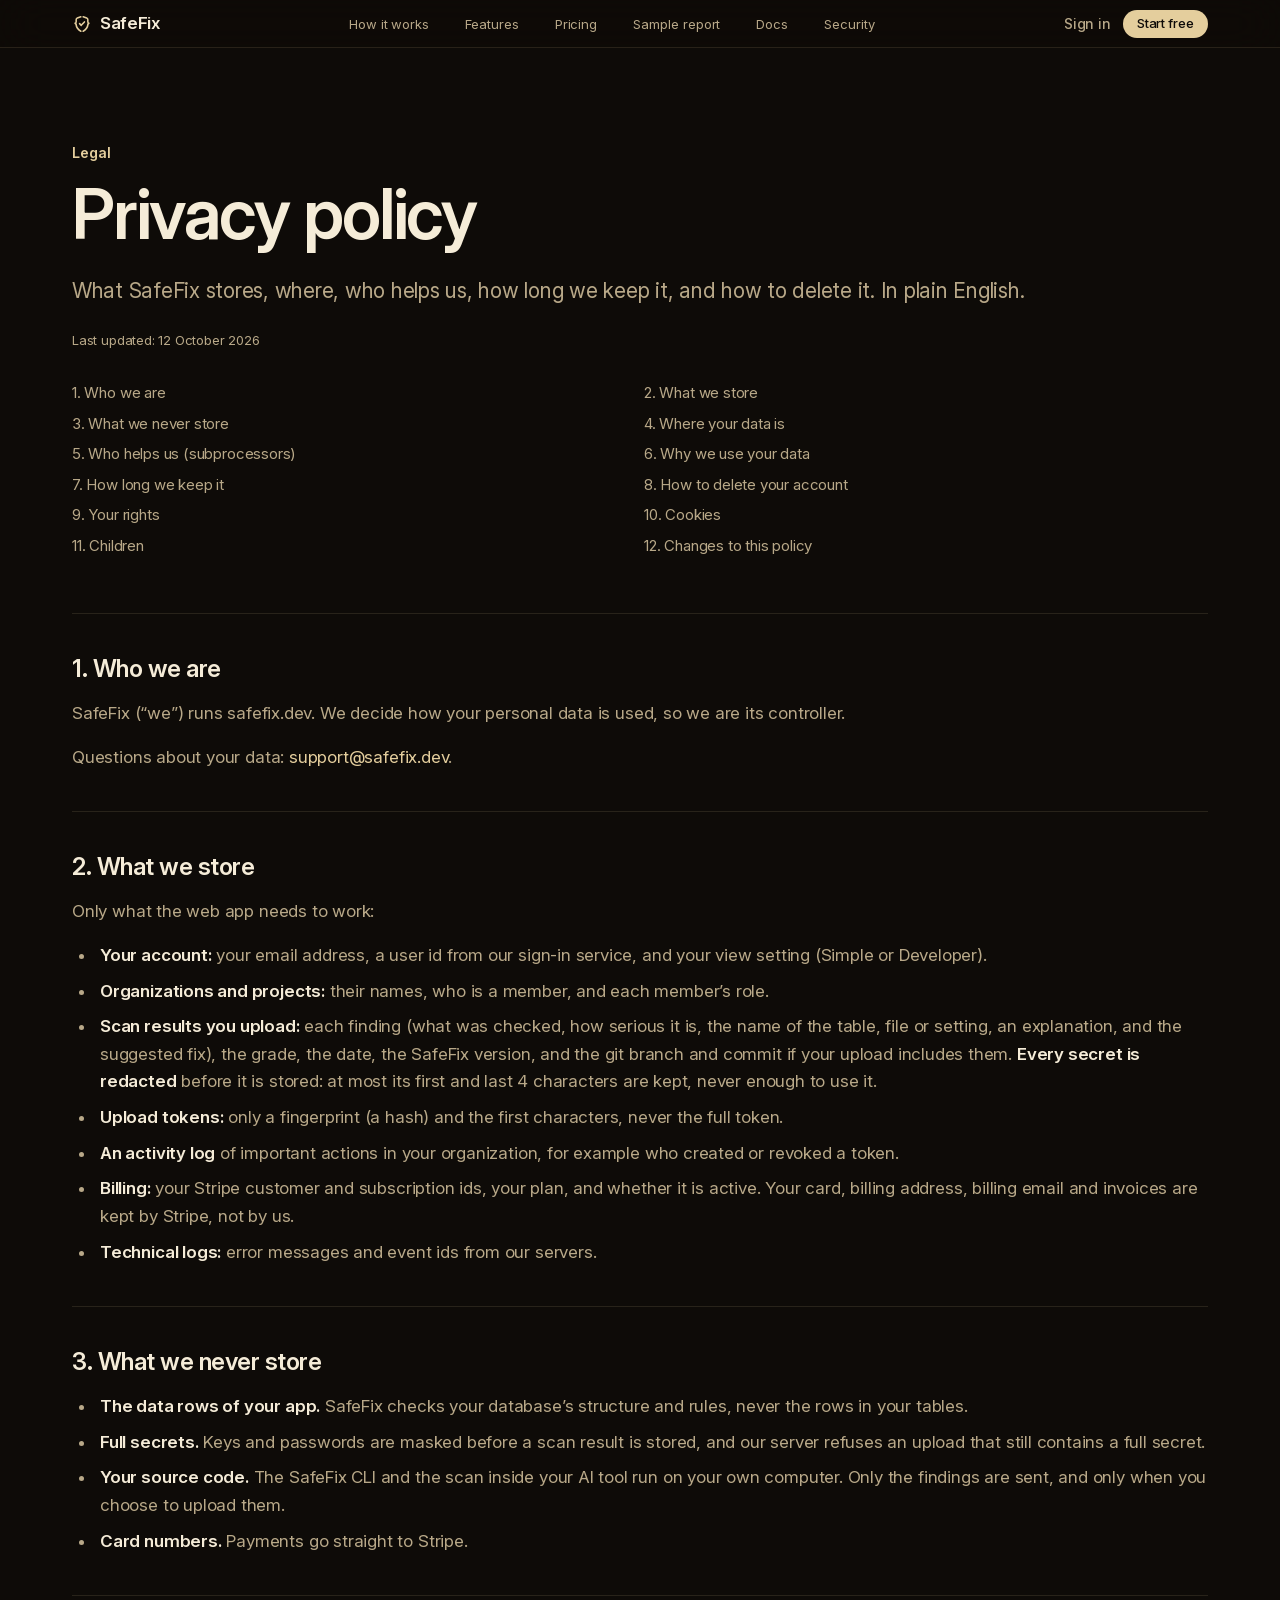
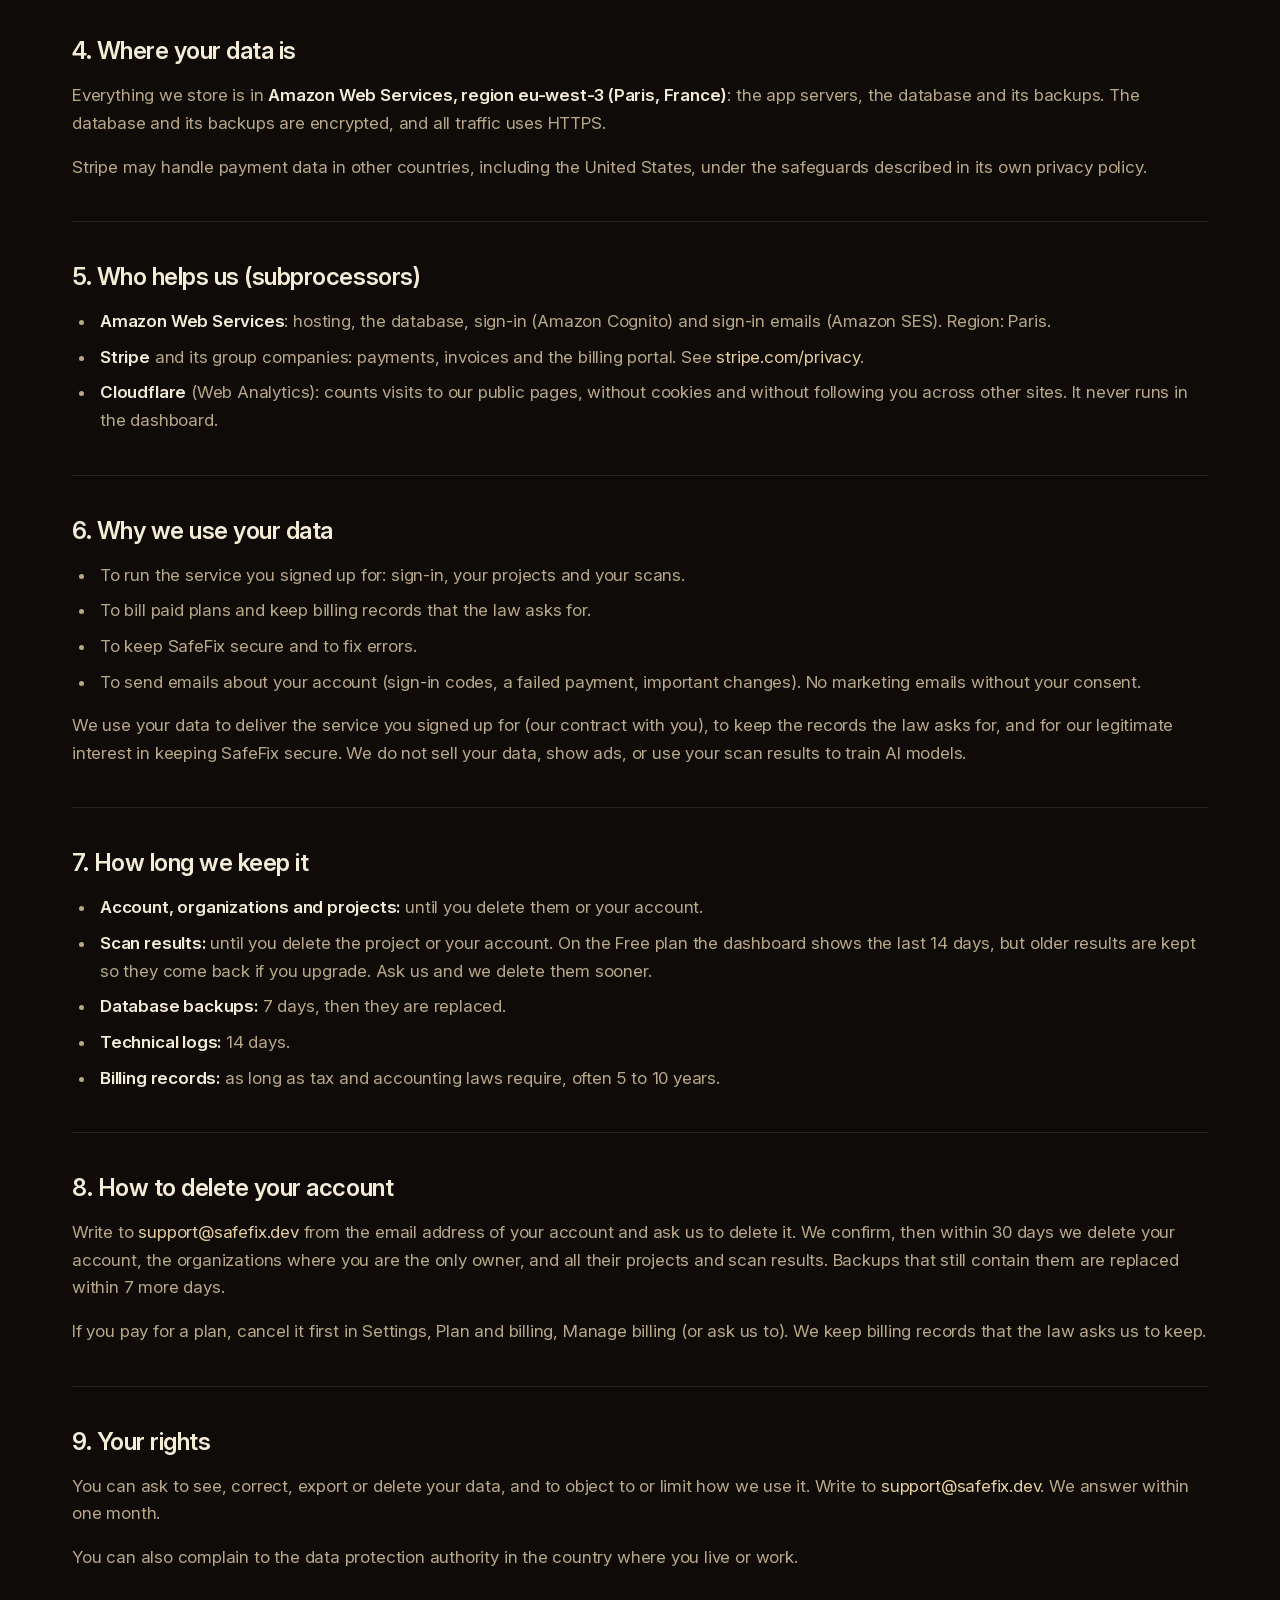
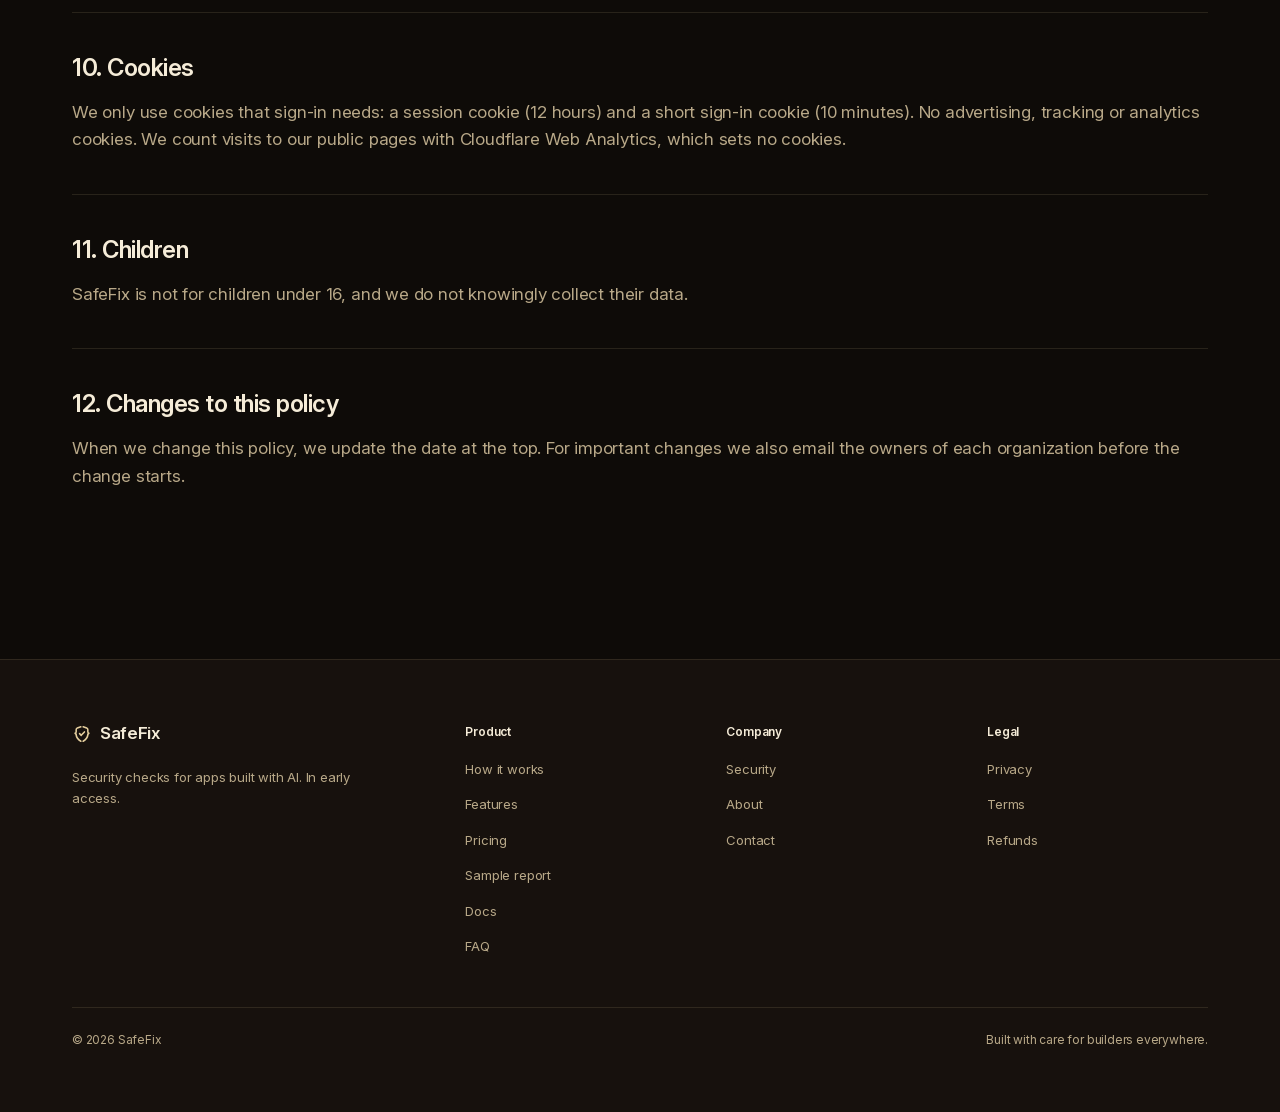
<file: privacy/index.html>
<!DOCTYPE html><html lang="en" class="X4se3G_variable sK0caG_variable"><head><meta charSet="utf-8"/><meta name="viewport" content="width=device-width, initial-scale=1"/><link rel="preload" href="/_next/static/media/234d9015b631dab9-s.p.33gca1im1ku45.woff2" as="font" crossorigin="" type="font/woff2"/><link rel="preload" href="/_next/static/media/70bc3e132a0a741e-s.p.3t6q91iet4nsy.woff2" as="font" crossorigin="" type="font/woff2"/><link rel="stylesheet" href="/_next/static/chunks/2uv1qgkr6tsnb.css" data-precedence="next"/><link rel="stylesheet" href="/_next/static/chunks/19rhlcx2srev9.css" data-precedence="next"/><link rel="preload" as="script" fetchPriority="low" href="/_next/static/chunks/142iie7f6i-a3.js"/><script src="/_next/static/chunks/431r17ex6rd5o.js" async=""></script><script src="/_next/static/chunks/0xno88bq1qcxt.js" async=""></script><script src="/_next/static/chunks/3y8drhs33nvo-.js" async=""></script><script src="/_next/static/chunks/turbopack-2c3mg3r-05n1w.js" async=""></script><script src="/_next/static/chunks/35qxh6ufa341d.js" async=""></script><script src="/_next/static/chunks/1iw-t5mc89hzx.js" async=""></script><script src="/_next/static/chunks/28y1dpk-r2kuz.js" async=""></script><script src="/_next/static/chunks/2p3e1-h1uonnm.js" async=""></script><meta name="theme-color" content="#0e0b08"/><meta name="color-scheme" content="dark"/><title>Privacy policy · SafeFix</title><meta name="description" content="What SafeFix stores, where (AWS Paris), who helps us (Amazon Web Services, Stripe), how long we keep it, and how to delete your account. In plain English."/><meta name="application-name" content="SafeFix"/><link rel="canonical" href="https://safefix.dev/privacy"/><meta name="google-site-verification" content="wOG3TIiQUVfq4Fi_FVrVJRg2JRqS-F37R9pprZZE0dc"/><meta property="og:title" content="SafeFix: Every app has secrets. We find the ones that leak."/><meta property="og:description" content="SafeFix checks apps built with AI tools like Lovable, Bolt and Cursor for security holes: open Supabase tables, leaked API keys and risky settings. It explains each one in plain English and shows you exactly how to fix it."/><meta property="og:site_name" content="SafeFix"/><meta property="og:locale" content="en_US"/><meta property="og:image" content="https://safefix.dev/opengraph-image.png"/><meta property="og:image:type" content="image/png"/><meta property="og:image:width" content="1200"/><meta property="og:image:height" content="630"/><meta property="og:image:alt" content="SafeFix: security checks for apps built with AI"/><meta property="og:type" content="website"/><meta name="twitter:card" content="summary_large_image"/><meta name="twitter:title" content="SafeFix: Every app has secrets. We find the ones that leak."/><meta name="twitter:description" content="SafeFix checks apps built with AI tools like Lovable, Bolt and Cursor for security holes: open Supabase tables, leaked API keys and risky settings. It explains each one in plain English and shows you exactly how to fix it."/><meta name="twitter:image" content="https://safefix.dev/opengraph-image.png"/><meta name="twitter:image:alt" content="SafeFix: security checks for apps built with AI"/><meta name="twitter:image:type" content="image/png"/><meta name="twitter:image:width" content="1200"/><meta name="twitter:image:height" content="630"/><link rel="icon" href="/icon.svg?icon.3jm651getlllf.svg" sizes="any" type="image/svg+xml"/><meta name="next-size-adjust" content=""/><script>document.documentElement.classList.add('js')</script><script src="/_next/static/chunks/0cz1d0mv5g_q7.js" noModule=""></script></head><body class="min-h-dvh bg-bg font-sans text-text"><div hidden=""><!--$--><!--/$--></div><div id="top"></div><a href="#main" class="sr-only z-[80] rounded-full bg-lamp px-5 py-3 text-sm font-medium text-bg focus:not-sr-only focus:fixed focus:top-2 focus:left-3">Skip to content</a><header class="sticky top-0 z-50 h-12 border-b border-line bg-bg/72 backdrop-blur-xl backdrop-saturate-150"><div class="mx-auto w-full max-w-[1200px] px-4 sm:px-6 lg:px-8 flex h-full items-center justify-between gap-6"><a href="/#top" class="-m-1 flex rounded-md p-1" aria-label="SafeFix home"><span class="inline-flex items-center gap-2 text-text"><svg viewBox="0 0 24 24" fill="none" stroke="currentColor" stroke-width="1.9" stroke-linecap="round" stroke-linejoin="round" class="size-5 shrink-0 text-lamp" aria-hidden="true"><path d="M10.6 3.3 6.4 4.85Q5 5.35 5 6.8V9.4Q5 10.9 3.7 11.25Q5 11.6 5 13.1Q5.4 17.6 10.6 20.7"></path><path d="M13.4 3.3 17.6 4.85Q19 5.35 19 6.8V9.4Q19 10.9 20.3 11.25Q19 11.6 19 13.1Q18.6 17.6 13.4 20.7"></path><path d="m9.1 11.6 2 2 3.8-4.1"></path></svg><span class="text-[17px] leading-none font-semibold tracking-[-0.02em]">SafeFix</span></span></a><nav aria-label="Main" class="hidden md:block"><ul class="flex items-center gap-7 lg:gap-9"><li><a href="/#how" class="rounded-sm text-[13px] tracking-[-0.005em] transition-colors duration-200 hover:text-text text-text-2">How it works</a></li><li><a href="/#features" class="rounded-sm text-[13px] tracking-[-0.005em] transition-colors duration-200 hover:text-text text-text-2">Features</a></li><li><a href="/pricing" class="rounded-sm text-[13px] tracking-[-0.005em] transition-colors duration-200 hover:text-text text-text-2">Pricing</a></li><li><a href="/sample-report" class="rounded-sm text-[13px] tracking-[-0.005em] transition-colors duration-200 hover:text-text text-text-2">Sample report</a></li><li><a href="/docs" class="rounded-sm text-[13px] tracking-[-0.005em] transition-colors duration-200 hover:text-text text-text-2">Docs</a></li><li><a href="/security" class="rounded-sm text-[13px] tracking-[-0.005em] transition-colors duration-200 hover:text-text text-text-2">Security</a></li></ul></nav><div class="flex items-center gap-3"><a href="/login" class="hidden text-[14px] font-medium text-text-2 transition-colors hover:text-text sm:inline">Sign in</a><a href="/login" class="inline-flex shrink-0 items-center justify-center gap-1.5 rounded-full font-medium whitespace-nowrap transition-[background-color,color,transform] duration-200 ease-apple active:scale-[0.98] disabled:cursor-not-allowed disabled:opacity-60 motion-reduce:transition-none motion-reduce:active:scale-100 bg-lamp text-bg hover:bg-lamp-bright h-7 px-3.5 text-[13px] tracking-[-0.005em]">Start free</a><button type="button" aria-expanded="false" aria-controls="mobile-menu" aria-haspopup="dialog" class="-mr-2 inline-flex size-10 items-center justify-center rounded-full text-text hover:bg-surface-2 md:hidden"><span aria-hidden="true" class="flex w-[18px] flex-col gap-[7px]"><span class="h-px w-full bg-current"></span><span class="h-px w-full bg-current"></span></span><span class="sr-only">Open menu</span></button></div></div><dialog id="mobile-menu" data-sheet="" aria-label="Menu" class="m-0 h-dvh max-h-none w-full max-w-none bg-bg/95 p-0 text-text backdrop-blur-xl backdrop:bg-transparent"><div class="mx-auto w-full max-w-[1200px] px-4 sm:px-6 lg:px-8 flex h-12 items-center justify-between"><span class="inline-flex items-center gap-2 text-text"><svg viewBox="0 0 24 24" fill="none" stroke="currentColor" stroke-width="1.9" stroke-linecap="round" stroke-linejoin="round" class="size-5 shrink-0 text-lamp" aria-hidden="true"><path d="M10.6 3.3 6.4 4.85Q5 5.35 5 6.8V9.4Q5 10.9 3.7 11.25Q5 11.6 5 13.1Q5.4 17.6 10.6 20.7"></path><path d="M13.4 3.3 17.6 4.85Q19 5.35 19 6.8V9.4Q19 10.9 20.3 11.25Q19 11.6 19 13.1Q18.6 17.6 13.4 20.7"></path><path d="m9.1 11.6 2 2 3.8-4.1"></path></svg><span class="text-[17px] leading-none font-semibold tracking-[-0.02em]">SafeFix</span></span><button type="button" class="-mr-2 inline-flex size-10 items-center justify-center rounded-full hover:bg-surface-2"><svg xmlns="http://www.w3.org/2000/svg" width="24" height="24" viewBox="0 0 24 24" fill="none" stroke="currentColor" stroke-width="1.5" stroke-linecap="round" stroke-linejoin="round" class="lucide lucide-x size-5" aria-hidden="true"><path d="M18 6 6 18"></path><path d="m6 6 12 12"></path></svg><span class="sr-only">Close menu</span></button></div><div class="mx-auto w-full max-w-[1200px] px-4 sm:px-6 lg:px-8 pt-8 pb-10"><nav aria-label="Mobile"><ul class="flex flex-col gap-1"><li><a href="/#how" class="block rounded-md py-2.5 text-[28px] leading-tight font-semibold tracking-[-0.025em]">How it works</a></li><li><a href="/#features" class="block rounded-md py-2.5 text-[28px] leading-tight font-semibold tracking-[-0.025em]">Features</a></li><li><a href="/pricing" class="block rounded-md py-2.5 text-[28px] leading-tight font-semibold tracking-[-0.025em]">Pricing</a></li><li><a href="/sample-report" class="block rounded-md py-2.5 text-[28px] leading-tight font-semibold tracking-[-0.025em]">Sample report</a></li><li><a href="/docs" class="block rounded-md py-2.5 text-[28px] leading-tight font-semibold tracking-[-0.025em]">Docs</a></li><li><a href="/security" class="block rounded-md py-2.5 text-[28px] leading-tight font-semibold tracking-[-0.025em]">Security</a></li></ul></nav><a href="/login" class="inline-flex shrink-0 items-center justify-center gap-1.5 rounded-full font-medium whitespace-nowrap transition-[background-color,color,transform] duration-200 ease-apple active:scale-[0.98] disabled:cursor-not-allowed disabled:opacity-60 motion-reduce:transition-none motion-reduce:active:scale-100 bg-lamp text-bg hover:bg-lamp-bright h-12 px-7 text-[17px] tracking-[-0.016em] mt-10 w-full">Start free</a><a href="/login" class="mt-4 block text-center text-[17px] font-medium text-text-2 hover:text-text">Sign in</a></div></dialog></header><main id="main" class="pb-24 md:pb-32"><section aria-labelledby="legal-title" class="pt-16 pb-10 md:pt-24 md:pb-14"><div class="mx-auto w-full max-w-[1200px] px-4 sm:px-6 lg:px-8 max-w-[860px]"><p class="t-eyebrow text-lamp">Legal</p><h1 id="legal-title" class="t-section mt-4 text-balance">Privacy policy</h1><div class="t-lead mt-6 text-pretty text-text-2">What SafeFix stores, where, who helps us, how long we keep it, and how to delete it. In plain English.</div><p class="mt-6 text-[13px] text-text-2">Last updated: <!-- -->12 October 2026</p><nav aria-label="On this page" class="mt-8"><ol class="grid gap-2 text-[15px] sm:grid-cols-2"><li><a href="#who" class="rounded-sm text-text-2 transition-colors duration-200 hover:text-text">1<!-- -->. <!-- -->Who we are</a></li><li><a href="#stored" class="rounded-sm text-text-2 transition-colors duration-200 hover:text-text">2<!-- -->. <!-- -->What we store</a></li><li><a href="#never" class="rounded-sm text-text-2 transition-colors duration-200 hover:text-text">3<!-- -->. <!-- -->What we never store</a></li><li><a href="#where" class="rounded-sm text-text-2 transition-colors duration-200 hover:text-text">4<!-- -->. <!-- -->Where your data is</a></li><li><a href="#subprocessors" class="rounded-sm text-text-2 transition-colors duration-200 hover:text-text">5<!-- -->. <!-- -->Who helps us (subprocessors)</a></li><li><a href="#why" class="rounded-sm text-text-2 transition-colors duration-200 hover:text-text">6<!-- -->. <!-- -->Why we use your data</a></li><li><a href="#retention" class="rounded-sm text-text-2 transition-colors duration-200 hover:text-text">7<!-- -->. <!-- -->How long we keep it</a></li><li><a href="#delete" class="rounded-sm text-text-2 transition-colors duration-200 hover:text-text">8<!-- -->. <!-- -->How to delete your account</a></li><li><a href="#rights" class="rounded-sm text-text-2 transition-colors duration-200 hover:text-text">9<!-- -->. <!-- -->Your rights</a></li><li><a href="#cookies" class="rounded-sm text-text-2 transition-colors duration-200 hover:text-text">10<!-- -->. <!-- -->Cookies</a></li><li><a href="#children" class="rounded-sm text-text-2 transition-colors duration-200 hover:text-text">11<!-- -->. <!-- -->Children</a></li><li><a href="#changes" class="rounded-sm text-text-2 transition-colors duration-200 hover:text-text">12<!-- -->. <!-- -->Changes to this policy</a></li></ol></nav></div></section><div class="mx-auto w-full max-w-[1200px] px-4 sm:px-6 lg:px-8 max-w-[860px]"><section id="who" aria-labelledby="who-title" class="border-t border-line py-10"><h2 id="who-title" class="text-[24px] leading-tight font-semibold tracking-[-0.02em]">1<!-- -->. <!-- -->Who we are</h2><div class="mt-4 space-y-4 text-[17px] leading-relaxed text-pretty text-text-2 [&amp;_a]:text-lamp [&amp;_a]:underline-offset-4 [&amp;_a:hover]:underline [&amp;_li]:pl-1 [&amp;_strong]:font-semibold [&amp;_strong]:text-text [&amp;_ul]:list-disc [&amp;_ul]:space-y-2 [&amp;_ul]:pl-6"><p>SafeFix (“we”) runs safefix.dev. We decide how your personal data is used, so we are its controller.</p><p>Questions about your data: <a href="mailto:support@safefix.dev">support@safefix.dev</a>.</p></div></section><section id="stored" aria-labelledby="stored-title" class="border-t border-line py-10"><h2 id="stored-title" class="text-[24px] leading-tight font-semibold tracking-[-0.02em]">2<!-- -->. <!-- -->What we store</h2><div class="mt-4 space-y-4 text-[17px] leading-relaxed text-pretty text-text-2 [&amp;_a]:text-lamp [&amp;_a]:underline-offset-4 [&amp;_a:hover]:underline [&amp;_li]:pl-1 [&amp;_strong]:font-semibold [&amp;_strong]:text-text [&amp;_ul]:list-disc [&amp;_ul]:space-y-2 [&amp;_ul]:pl-6"><p>Only what the web app needs to work:</p><ul><li><strong>Your account:</strong> your email address, a user id from our sign-in service, and your view setting (Simple or Developer).</li><li><strong>Organizations and projects:</strong> their names, who is a member, and each member’s role.</li><li><strong>Scan results you upload:</strong> each finding (what was checked, how serious it is, the name of the table, file or setting, an explanation, and the suggested fix), the grade, the date, the SafeFix version, and the git branch and commit if your upload includes them. <strong>Every secret is redacted</strong> before it is stored: at most its first and last 4 characters are kept, never enough to use it.</li><li><strong>Upload tokens:</strong> only a fingerprint (a hash) and the first characters, never the full token.</li><li><strong>An activity log</strong> of important actions in your organization, for example who created or revoked a token.</li><li><strong>Billing:</strong> your Stripe customer and subscription ids, your plan, and whether it is active. Your card, billing address, billing email and invoices are kept by Stripe, not by us.</li><li><strong>Technical logs:</strong> error messages and event ids from our servers.</li></ul></div></section><section id="never" aria-labelledby="never-title" class="border-t border-line py-10"><h2 id="never-title" class="text-[24px] leading-tight font-semibold tracking-[-0.02em]">3<!-- -->. <!-- -->What we never store</h2><div class="mt-4 space-y-4 text-[17px] leading-relaxed text-pretty text-text-2 [&amp;_a]:text-lamp [&amp;_a]:underline-offset-4 [&amp;_a:hover]:underline [&amp;_li]:pl-1 [&amp;_strong]:font-semibold [&amp;_strong]:text-text [&amp;_ul]:list-disc [&amp;_ul]:space-y-2 [&amp;_ul]:pl-6"><ul><li><strong>The data rows of your app.</strong> SafeFix checks your database’s structure and rules, never the rows in your tables.</li><li><strong>Full secrets.</strong> Keys and passwords are masked before a scan result is stored, and our server refuses an upload that still contains a full secret.</li><li><strong>Your source code.</strong> The SafeFix CLI and the scan inside your AI tool run on your own computer. Only the findings are sent, and only when you choose to upload them.</li><li><strong>Card numbers.</strong> Payments go straight to Stripe.</li></ul></div></section><section id="where" aria-labelledby="where-title" class="border-t border-line py-10"><h2 id="where-title" class="text-[24px] leading-tight font-semibold tracking-[-0.02em]">4<!-- -->. <!-- -->Where your data is</h2><div class="mt-4 space-y-4 text-[17px] leading-relaxed text-pretty text-text-2 [&amp;_a]:text-lamp [&amp;_a]:underline-offset-4 [&amp;_a:hover]:underline [&amp;_li]:pl-1 [&amp;_strong]:font-semibold [&amp;_strong]:text-text [&amp;_ul]:list-disc [&amp;_ul]:space-y-2 [&amp;_ul]:pl-6"><p>Everything we store is in<!-- --> <strong>Amazon Web Services, region eu-west-3 (Paris, France)</strong>: the app servers, the database and its backups. The database and its backups are encrypted, and all traffic uses HTTPS.</p><p>Stripe may handle payment data in other countries, including the United States, under the safeguards described in its own privacy policy.</p></div></section><section id="subprocessors" aria-labelledby="subprocessors-title" class="border-t border-line py-10"><h2 id="subprocessors-title" class="text-[24px] leading-tight font-semibold tracking-[-0.02em]">5<!-- -->. <!-- -->Who helps us (subprocessors)</h2><div class="mt-4 space-y-4 text-[17px] leading-relaxed text-pretty text-text-2 [&amp;_a]:text-lamp [&amp;_a]:underline-offset-4 [&amp;_a:hover]:underline [&amp;_li]:pl-1 [&amp;_strong]:font-semibold [&amp;_strong]:text-text [&amp;_ul]:list-disc [&amp;_ul]:space-y-2 [&amp;_ul]:pl-6"><ul><li><strong>Amazon Web Services</strong>: hosting, the database, sign-in (Amazon Cognito) and sign-in emails (Amazon SES). Region: Paris.</li><li><strong>Stripe</strong> and its group companies: payments, invoices and the billing portal. See<!-- --> <a href="https://stripe.com/privacy" rel="noopener noreferrer" target="_blank">stripe.com/privacy</a>.</li><li><strong>Cloudflare</strong> (Web Analytics): counts visits to our public pages, without cookies and without following you across other sites. It never runs in the dashboard.</li></ul></div></section><section id="why" aria-labelledby="why-title" class="border-t border-line py-10"><h2 id="why-title" class="text-[24px] leading-tight font-semibold tracking-[-0.02em]">6<!-- -->. <!-- -->Why we use your data</h2><div class="mt-4 space-y-4 text-[17px] leading-relaxed text-pretty text-text-2 [&amp;_a]:text-lamp [&amp;_a]:underline-offset-4 [&amp;_a:hover]:underline [&amp;_li]:pl-1 [&amp;_strong]:font-semibold [&amp;_strong]:text-text [&amp;_ul]:list-disc [&amp;_ul]:space-y-2 [&amp;_ul]:pl-6"><ul><li>To run the service you signed up for: sign-in, your projects and your scans.</li><li>To bill paid plans and keep billing records that the law asks for.</li><li>To keep SafeFix secure and to fix errors.</li><li>To send emails about your account (sign-in codes, a failed payment, important changes). No marketing emails without your consent.</li></ul><p>We use your data to deliver the service you signed up for (our contract with you), to keep the records the law asks for, and for our legitimate interest in keeping SafeFix secure. We do not sell your data, show ads, or use your scan results to train AI models.</p></div></section><section id="retention" aria-labelledby="retention-title" class="border-t border-line py-10"><h2 id="retention-title" class="text-[24px] leading-tight font-semibold tracking-[-0.02em]">7<!-- -->. <!-- -->How long we keep it</h2><div class="mt-4 space-y-4 text-[17px] leading-relaxed text-pretty text-text-2 [&amp;_a]:text-lamp [&amp;_a]:underline-offset-4 [&amp;_a:hover]:underline [&amp;_li]:pl-1 [&amp;_strong]:font-semibold [&amp;_strong]:text-text [&amp;_ul]:list-disc [&amp;_ul]:space-y-2 [&amp;_ul]:pl-6"><ul><li><strong>Account, organizations and projects:</strong> until you delete them or your account.</li><li><strong>Scan results:</strong> until you delete the project or your account. On the Free plan the dashboard shows the last <!-- -->14<!-- --> days, but older results are kept so they come back if you upgrade. Ask us and we delete them sooner.</li><li><strong>Database backups:</strong> 7 days, then they are replaced.</li><li><strong>Technical logs:</strong> 14 days.</li><li><strong>Billing records:</strong> as long as tax and accounting laws require, often 5 to 10 years.</li></ul></div></section><section id="delete" aria-labelledby="delete-title" class="border-t border-line py-10"><h2 id="delete-title" class="text-[24px] leading-tight font-semibold tracking-[-0.02em]">8<!-- -->. <!-- -->How to delete your account</h2><div class="mt-4 space-y-4 text-[17px] leading-relaxed text-pretty text-text-2 [&amp;_a]:text-lamp [&amp;_a]:underline-offset-4 [&amp;_a:hover]:underline [&amp;_li]:pl-1 [&amp;_strong]:font-semibold [&amp;_strong]:text-text [&amp;_ul]:list-disc [&amp;_ul]:space-y-2 [&amp;_ul]:pl-6"><p>Write to <a href="mailto:support@safefix.dev">support@safefix.dev</a> from the email address of your account and ask us to delete it. We confirm, then within 30 days we delete your account, the organizations where you are the only owner, and all their projects and scan results. Backups that still contain them are replaced within 7 more days.</p><p>If you pay for a plan, cancel it first in Settings, Plan and billing, Manage billing (or ask us to). We keep billing records that the law asks us to keep.</p></div></section><section id="rights" aria-labelledby="rights-title" class="border-t border-line py-10"><h2 id="rights-title" class="text-[24px] leading-tight font-semibold tracking-[-0.02em]">9<!-- -->. <!-- -->Your rights</h2><div class="mt-4 space-y-4 text-[17px] leading-relaxed text-pretty text-text-2 [&amp;_a]:text-lamp [&amp;_a]:underline-offset-4 [&amp;_a:hover]:underline [&amp;_li]:pl-1 [&amp;_strong]:font-semibold [&amp;_strong]:text-text [&amp;_ul]:list-disc [&amp;_ul]:space-y-2 [&amp;_ul]:pl-6"><p>You can ask to see, correct, export or delete your data, and to object to or limit how we use it. Write to <a href="mailto:support@safefix.dev">support@safefix.dev</a>. We answer within one month.</p><p>You can also complain to the data protection authority in the country where you live or work.</p></div></section><section id="cookies" aria-labelledby="cookies-title" class="border-t border-line py-10"><h2 id="cookies-title" class="text-[24px] leading-tight font-semibold tracking-[-0.02em]">10<!-- -->. <!-- -->Cookies</h2><div class="mt-4 space-y-4 text-[17px] leading-relaxed text-pretty text-text-2 [&amp;_a]:text-lamp [&amp;_a]:underline-offset-4 [&amp;_a:hover]:underline [&amp;_li]:pl-1 [&amp;_strong]:font-semibold [&amp;_strong]:text-text [&amp;_ul]:list-disc [&amp;_ul]:space-y-2 [&amp;_ul]:pl-6"><p>We only use cookies that sign-in needs: a session cookie (12 hours) and a short sign-in cookie (10 minutes). No advertising, tracking or analytics cookies.<!-- --> We count visits to our public pages with Cloudflare Web Analytics, which sets no cookies.</p></div></section><section id="children" aria-labelledby="children-title" class="border-t border-line py-10"><h2 id="children-title" class="text-[24px] leading-tight font-semibold tracking-[-0.02em]">11<!-- -->. <!-- -->Children</h2><div class="mt-4 space-y-4 text-[17px] leading-relaxed text-pretty text-text-2 [&amp;_a]:text-lamp [&amp;_a]:underline-offset-4 [&amp;_a:hover]:underline [&amp;_li]:pl-1 [&amp;_strong]:font-semibold [&amp;_strong]:text-text [&amp;_ul]:list-disc [&amp;_ul]:space-y-2 [&amp;_ul]:pl-6"><p>SafeFix is not for children under 16, and we do not knowingly collect their data.</p></div></section><section id="changes" aria-labelledby="changes-title" class="border-t border-line py-10"><h2 id="changes-title" class="text-[24px] leading-tight font-semibold tracking-[-0.02em]">12<!-- -->. <!-- -->Changes to this policy</h2><div class="mt-4 space-y-4 text-[17px] leading-relaxed text-pretty text-text-2 [&amp;_a]:text-lamp [&amp;_a]:underline-offset-4 [&amp;_a:hover]:underline [&amp;_li]:pl-1 [&amp;_strong]:font-semibold [&amp;_strong]:text-text [&amp;_ul]:list-disc [&amp;_ul]:space-y-2 [&amp;_ul]:pl-6"><p>When we change this policy, we update the date at the top. For important changes we also email the owners of each organization before the change starts.</p></div></section></div></main><!--$--><!--/$--><footer class="border-t border-line bg-surface-1 text-text-2"><h2 class="sr-only">Site links</h2><div class="mx-auto w-full max-w-[1200px] px-4 sm:px-6 lg:px-8 py-14 md:py-16"><div class="grid gap-10 md:grid-cols-[minmax(0,1.6fr)_repeat(3,minmax(0,1fr))]"><div><span class="inline-flex items-center gap-2 text-text"><svg viewBox="0 0 24 24" fill="none" stroke="currentColor" stroke-width="1.9" stroke-linecap="round" stroke-linejoin="round" class="size-5 shrink-0 text-lamp" aria-hidden="true"><path d="M10.6 3.3 6.4 4.85Q5 5.35 5 6.8V9.4Q5 10.9 3.7 11.25Q5 11.6 5 13.1Q5.4 17.6 10.6 20.7"></path><path d="M13.4 3.3 17.6 4.85Q19 5.35 19 6.8V9.4Q19 10.9 20.3 11.25Q19 11.6 19 13.1Q18.6 17.6 13.4 20.7"></path><path d="m9.1 11.6 2 2 3.8-4.1"></path></svg><span class="text-[17px] leading-none font-semibold tracking-[-0.02em]">SafeFix</span></span><p class="mt-4 max-w-xs text-[13px] leading-relaxed">Security checks for apps built with AI. In early access.</p></div><nav aria-labelledby="footer-product"><h3 id="footer-product" class="text-xs font-semibold text-text">Product</h3><ul class="mt-4 space-y-2.5"><li><a href="/#how" class="rounded-sm text-[13px] transition-colors duration-200 hover:text-text">How it works</a></li><li><a href="/#features" class="rounded-sm text-[13px] transition-colors duration-200 hover:text-text">Features</a></li><li><a href="/pricing" class="rounded-sm text-[13px] transition-colors duration-200 hover:text-text">Pricing</a></li><li><a href="/sample-report" class="rounded-sm text-[13px] transition-colors duration-200 hover:text-text">Sample report</a></li><li><a href="/docs" class="rounded-sm text-[13px] transition-colors duration-200 hover:text-text">Docs</a></li><li><a href="/#faq" class="rounded-sm text-[13px] transition-colors duration-200 hover:text-text">FAQ</a></li></ul></nav><nav aria-labelledby="footer-company"><h3 id="footer-company" class="text-xs font-semibold text-text">Company</h3><ul class="mt-4 space-y-2.5"><li><a href="/security" class="rounded-sm text-[13px] transition-colors duration-200 hover:text-text">Security</a></li><li><a href="#" class="rounded-sm text-[13px] transition-colors duration-200 hover:text-text">About</a></li><li><a href="#" class="rounded-sm text-[13px] transition-colors duration-200 hover:text-text">Contact</a></li></ul></nav><nav aria-labelledby="footer-legal"><h3 id="footer-legal" class="text-xs font-semibold text-text">Legal</h3><ul class="mt-4 space-y-2.5"><li><a href="/privacy" class="rounded-sm text-[13px] transition-colors duration-200 hover:text-text">Privacy</a></li><li><a href="/terms" class="rounded-sm text-[13px] transition-colors duration-200 hover:text-text">Terms</a></li><li><a href="/refund" class="rounded-sm text-[13px] transition-colors duration-200 hover:text-text">Refunds</a></li></ul></nav></div><div class="mt-12 flex flex-col gap-2 border-t border-line pt-6 text-xs sm:flex-row sm:justify-between"><p>© 2026 SafeFix</p><p>Built with care for builders everywhere.</p></div></div></footer><script defer="" src="https://static.cloudflareinsights.com/beacon.min.js" data-cf-beacon="{&quot;token&quot;:&quot;ed209b5799364fb48f7a905e5227cea5&quot;}"></script><script id="_R_">(globalThis["TURBOPACK"] || (globalThis["TURBOPACK"] = [])).push({"otherChunks":["static/chunks/142iie7f6i-a3.js","static/chunks/431r17ex6rd5o.js","static/chunks/0xno88bq1qcxt.js","static/chunks/3y8drhs33nvo-.js"],"runtimeModuleIds":[78478]});</script><script src="/_next/static/chunks/142iie7f6i-a3.js" async=""></script><script>(self.__next_f=self.__next_f||[]).push([0])</script><script>self.__next_f.push([1,"1:\"$Sreact.fragment\"\n2:\"/_next/static/chunks/35qxh6ufa341d.js\"\n3:I[32631,[\"$2\"],\"default\"]\n4:I[62397,[\"$2\"],\"default\"]\n6:\"/_next/static/chunks/1iw-t5mc89hzx.js\"\n7:\"/_next/static/chunks/28y1dpk-r2kuz.js\"\n8:\"/_next/static/chunks/2p3e1-h1uonnm.js\"\n9:I[89666,[\"$6\",\"$7\",\"$8\"],\"SmoothScroll\"]\na:I[6620,[\"$6\",\"$7\",\"$8\"],\"Nav\"]\n15:\"ViewportBoundary\"\n16:I[21261,[\"$2\"],\"$15\"]\n18:\"MetadataBoundary\"\n19:I[21261,[\"$2\"],\"$18\"]\n1a:\"$Sreact.suspense\"\n1c:I[19451,[],\"default\",1]\n:HL[\"/_next/static/chunks/2uv1qgkr6tsnb.css\",\"style\"]\n:HL[\"/_next/static/chunks/19rhlcx2srev9.css\",\"style\"]\n:HL[\"/_next/static/media/234d9015b631dab9-s.p.33gca1im1ku45.woff2\",\"font\",{\"crossOrigin\":\"\",\"type\":\"font/woff2\"}]\n:HL[\"/_next/static/media/70bc3e132a0a741e-s.p.3t6q91iet4nsy.woff2\",\"font\",{\"crossOrigin\":\"\",\"type\":\"font/woff2\"}]\n12:X\n13:[[\"children\",{\"s\":\"__PAGE__\",\"h\":512,\"d\":{\"r\":\"$L14\",\"p\":false,\"v\":null}}]]\n10:[[\"children\",{\"s\":\"privacy\",\"h\":512,\"d\":{\"r\":\"$L11\",\"p\":false,\"v\":\"$12\"},\"c\":\"$Q13\"}]]\n5:[[\"children\",{\"s\":\"(marketing)\",\"h\":512,\"d\":{\"r\":[\"$\",\"$1\",\"c\",{\"children\":[[[\"$\",\"link\",\"0\",{\"rel\":\"stylesheet\",\"href\":\"/_next/static/chunks/19rhlcx2srev9.css\",\"precedence\":\"next\",\"crossOrigin\":\"$undefined\",\"nonce\":\"$undefined\"}],[\"$\",\"script\",\"script-0\",{\"src\":\"/_next/static/chunks/1iw-t5mc89hzx.js\",\"async\":true,\"nonce\":\"$undefined\"}],[\"$\",\"script\",\"script-1\",{\"src\":\"/_next/static/chunks/28y1dpk-r2kuz.js\",\"async\":true,\"nonce\":\"$undefined\"}],[\"$\",\"script\",\"script-2\",{\"src\":\"/_next/static/chunks/2p3e1-h1uonnm.js\",\"async\":true,\"nonce\":\"$undefined\"}]],[[\"$\",\"$L9\",null,{}],[\"$\",\"div\",null,{\"id\":\"top\"}],[\"$\",\"a\",null,{\"href\":\"#main\",\"className\":\"sr-only z-[80] rounded-full bg-lamp px-5 py-3 text-sm font-medium text-bg focus:not-sr-only focus:fixed focus:top-2 focus:left-3\",\"children\":\"Skip to content\"}],[\"$\",\"$La\",null,{}],[\"$\",\"$L3\",null,{\"parallelRouterKey\":\"children\",\"error\":\"$undefined\",\"errorStyles\":\"$undefined\",\"errorScripts\":\"$undefined\",\"template\":[\"$\",\"$L4\",null,{}],\"templateStyles\":\"$undefined\",\"templateScripts\":\"$undefined\",\"notFound\":[[\"$\",\"main\",null,{\"className\":\"relative isolate flex min-h-dvh flex-col overflow-clip bg-bg\",\"children\":[[\"$\",\"div\",null,{\"aria-hidden\":\"true\",\"className\":\"absolute top-[-20%] left-1/2 -z-10 h-[70vh] w-[min(120vw,1100px)] -translate-x-1/2 rounded-full bg-[radial-gradient(closest-side,rgb(228_206_157/0.14),rgb(228_206_157/0.04)_55%,transparent)]\"}],\"$Lb\",\"$Lc\"]}],[]],\"forbidden\":\"$undefined\",\"unauthorized\":\"$undefined\"}],\"$Ld\",\"$Le\",\"$Lf\"]]}],\"p\":false,\"v\":null},\"c\":\"$Q10\"}]]\n0:{\"P\":null,\"c\":[\"\",\"privacy\"],\"q\":\"\",\"i\":false,\"t\":{\"t\":{\"s\":\"\",\"h\":528,\"d\":{\"r\":[\"$\",\"$1\",\"c\",{\"children\":[[[\"$\",\"link\",\"0\",{\"rel\":\"stylesheet\",\"href\":\"/_next/static/chunks/2uv1qgkr6tsnb.css\",\"precedence\":\"next\",\"crossOrigin\":\"$undefined\",\"nonce\":\"$undefined\"}]],[\"$\",\"html\",null,{\"lang\":\"en\",\"className\":\"X4se3G_variable sK0caG_variable\",\"suppressHydrationWarning\":true,\"children\":[[\"$\",\"head\",null,{\"children\":[\"$\",\"script\",null,{\"dangerouslySetInnerHTML\":{\"__html\":\"document.documentElement.classList.add('js')\"}}]}],[\"$\",\"body\",null,{\"className\":\"min-h-dvh bg-bg font-sans text-text\",\"children\":[\"$\",\"$L3\",null,{\"parallelRouterKey\":\"children\",\"error\":\"$undefined\",\"errorStyles\":\"$undefined\",\"errorScripts\":\"$undefined\",\"template\":[\"$\",\"$L4\",null,{}],\"templateStyles\":\"$undefined\",\"templateScripts\":\"$undefined\",\"notFound\":[[\"$\",\"main\",null,{\"className\":\"relative isolate flex min-h-dvh flex-col overflow-clip bg-bg\",\"children\":[[\"$\",\"div\",null,{\"aria-hidden\":\"true\",\"className\":\"absolute top-[-20%] left-1/2 -z-10 h-[70vh] w-[min(120vw,1100px)] -translate-x-1/2 rounded-full bg-[radial-gradient(closest-side,rgb(228_206_157/0.14),rgb(228_206_157/0.04)_55%,transparent)]\"}],[\"$\",\"div\",null,{\"className\":\"mx-auto w-full max-w-[1200px] px-4 sm:px-6 lg:px-8 flex h-12 items-center\",\"children\":[\"$\",\"a\",null,{\"href\":\"/\",\"className\":\"-m-1 flex rounded-md p-1\",\"aria-label\":\"SafeFix home\",\"children\":[\"$\",\"span\",null,{\"className\":\"inline-flex items-center gap-2 text-text\",\"children\":[[\"$\",\"svg\",null,{\"viewBox\":\"0 0 24 24\",\"fill\":\"none\",\"stroke\":\"currentColor\",\"strokeWidth\":\"1.9\",\"strokeLinecap\":\"round\",\"strokeLinejoin\":\"round\",\"className\":\"size-5 shrink-0 text-lamp\",\"role\":\"$undefined\",\"aria-hidden\":true,\"aria-label\":\"$undefined\",\"children\":[null,[\"$\",\"path\",null,{\"d\":\"M10.6 3.3 6.4 4.85Q5 5.35 5 6.8V9.4Q5 10.9 3.7 11.25Q5 11.6 5 13.1Q5.4 17.6 10.6 20.7\"}],[\"$\",\"path\",null,{\"d\":\"M13.4 3.3 17.6 4.85Q19 5.35 19 6.8V9.4Q19 10.9 20.3 11.25Q19 11.6 19 13.1Q18.6 17.6 13.4 20.7\"}],[\"$\",\"path\",null,{\"d\":\"m9.1 11.6 2 2 3.8-4.1\"}]]}],[\"$\",\"span\",null,{\"className\":\"text-[17px] leading-none font-semibold tracking-[-0.02em]\",\"children\":\"SafeFix\"}]]}]}]}],[\"$\",\"div\",null,{\"className\":\"mx-auto flex w-full max-w-[820px] flex-1 flex-col items-center justify-center px-4 pb-24 text-center\",\"children\":[[\"$\",\"p\",null,{\"className\":\"t-eyebrow text-lamp\",\"children\":\"Error 404\"}],[\"$\",\"h1\",null,{\"className\":\"t-section mt-4 text-balance\",\"children\":\"This page is missing.\"}],[\"$\",\"p\",null,{\"className\":\"t-lead mt-6 max-w-[520px] text-pretty text-text-2\",\"children\":\"The link may be broken, or the page may have moved. Everything else is right where you left it.\"}],[\"$\",\"a\",null,{\"className\":\"inline-flex shrink-0 items-center justify-center gap-1.5 rounded-full font-medium whitespace-nowrap transition-[background-color,color,transform] duration-200 ease-apple active:scale-[0.98] disabled:cursor-not-allowed disabled:opacity-60 motion-reduce:transition-none motion-reduce:active:scale-100 bg-lamp text-bg hover:bg-lamp-bright h-12 px-7 text-[17px] tracking-[-0.016em] mt-10\",\"href\":\"/\",\"children\":\"Back to the home page\"}]]}]]}],[]],\"forbidden\":\"$undefined\",\"unauthorized\":\"$undefined\"}]}]]}]]}],\"p\":false,\"v\":null},\"c\":\"$Q5\"},\"h\":{\"r\":[\"$\",\"$1\",\"h\",{\"children\":[null,[\"$\",\"$L16\",null,{\"children\":\"$L17\"}],[\"$\",\"$L19\",null,{\"children\":[[\"$\",\"div\",null,{\"hidden\":true,\"children\":[\"$\",\"$1a\",null,{\"name\":\"Next.Metadata\",\"children\":\"$L1b\"}]}],null]}],[\"$\",\"meta\",null,{\"name\":\"next-size-adjust\",\"content\":\"\"}]]}],\"p\":false,\"v\":null}},\"m\":\"$undefined\",\"G\":[\"$1c\",[[\"$\",\"link\",\"0\",{\"rel\":\"stylesheet\",\"href\":\"/_next/static/chunks/2uv1qgkr6tsnb.css\",\"precedence\":\"next\",\"crossOrigin\":\"$undefined\",\"nonce\":\"$undefined\"}]]],\"S\":true,\"r\":\"$undefined\",\"s\":\"$undefined\",\"a\":\"$undefined\",\"l\":\"$undefined\",\"p\":\"$undefined\",\"d\":\"$undefined\",\"b\":\"IlBfaymkSn_qZSqzUD43N\"}\n1d:I[61141,[\"$6\",\"$7\",\"$8\"],\"Footer\"]\n1e:I[32685,[\"$6\",\"$7\",\"$8\"],\"ScrollRefresh\"]\nb:[\"$\",\"div\",null,{\"className\":\"mx-auto w-full max-w-[1200px] px-4 sm:px-6 lg:px-8 flex h-12 items-center\",\"children\":[\"$\",\"a\",null,{\"href\":\"/\",\"className\":\"-m-1 flex rounded-md p-1\",\"aria-label\":\"SafeFix home\",\"children\":[\"$\",\"span\",null,{\"className\":\"inline-flex items-center gap-2 text-text\",\"children\":[[\"$\",\"svg\",null,{\"viewBox\":\"0 0 24 24\",\"fill\":\"none\",\"stroke\":\"currentColor\",\"strokeWidth\":\"1.9\",\"strokeLinecap\":\"round\",\"strokeLinejoin\":\"round\",\"className\":\"size-5 shrink-0 text-lamp\",\"role\":\"$undefined\",\"aria-hidden\":true,\"aria-label\":\"$undefined\",\"children\":[null,[\"$\",\"path\",null,{\"d\":\"M10.6 3.3 6.4 4.85Q5 5.35 5 6.8V9.4Q5 10.9 3.7 11.25Q5 11.6 5 13.1Q5.4 17.6 10.6 20.7\"}],[\"$\",\"path\",null,{\"d\":\"M13.4 3.3 17.6 4.85Q19 5.35 19 6.8V9.4Q19 10.9 20.3 11.25Q19 11.6 19 13.1Q18.6 17.6 13.4 20.7\"}],[\"$\",\"path\",null,{\"d\":\"m9.1 11.6 2 2 3.8-4.1\"}]]}],[\"$\",\"span\",null,{\"className\":\"text-[17px] leading-none font-semibold tracking-[-0.02em]\",\"children\":\"SafeFix\"}]]}]}]}]\nc:[\"$\",\"div\",null,{\"className\":\"mx-auto flex w-full max-w-[820px] flex-1 flex-col items-center justify-center px-4 pb-24 text-center\",\"children\":[[\"$\",\"p\",null,{\"className\":\"t-eyebrow text-lamp\",\"children\":\"Error 404\"}],[\"$\",\"h1\",null,{\"className\":\"t-section mt-4 text-balance\",\"children\":\"This page is missing.\"}],[\"$\",\"p\",null,{\"className\":\"t-lead mt-6 max-w-[520px] text-pretty text-text-2\",\"children\":\"The link may be broken, or the page may have moved. Everything else is right where you left it.\"}],[\"$\",\"a\",null,{\"className\":\"inline-flex shrink-0 items-center justify-center gap-1.5 rounded-full font-medium whitespace-nowrap transition-[background-color,color,transform] duration-200 ease-apple active:scale-[0.98] disabled:cursor-not-allowed disabled:opacity-60 motion-reduce:transition-none motion-reduce:active:scale-100 bg-lamp text-bg hover:bg-lamp-bright h-12 px-7 text-[17px] tracking-[-0.016em] mt-10\",\"href\":\"/\",\"children\":\"Back to the home page\"}]]}]\nd:[\"$\",\"$L1d\",null,{}]\ne:[\"$\",\"$L1e\",null,{}]\nf:[\"$\",\"script\",null,{\"defer\":true,\"src\":\"https://static.cloudflareinsights.com/beacon.min.js\",\"data-cf-beacon\":\"{\\\"token\\\":\\\"ed209b5799364fb48f7a905e5227cea5\\\"}\"}]\n11:[\"$\",\"$1\",\"c\",{\"children\":[null,[\"$\",\"$L3\",null,{\"parallelRouterKey\":\"children\",\"error\":\"$undefined\",\"errorStyles\":\"$undefined\",\"errorScripts\":\"$undefined\",\"template\":[\"$\",\"$L4\",null,{}],\"templateStyles\":\"$undefined\",\"templateScripts\":\"$undefined\",\"notFound\":\"$undefined\",\"forbidden\":\"$undefined\",\"unauthorized\":\"$undefined\"}]]}]\n14:[\"$\",\"$1\",\"c\",{\"children\":[[\"$\",\"main\",null,{\"id\":\"main\",\"className\":\"pb-24 md:pb-32\",\"children\":[[\"$\",\"section\",null,{\"aria-labelledby\":\"legal-title\",\"className\":\"pt-16 pb-10 md:pt-24 md:pb-14\",\"children\":[\"$\",\"div\",null,{\"className\":\"mx-auto w-full max-w-[1200px] px-4 sm:px-6 lg:px-8 max-w-[860px]\",\"children\":[[\"$\",\"p\",null,{\"className\":\"t-eyebrow text-lamp\",\"children\":\"Legal\"}],[\"$\",\"h1\",null,{\"id\":\"legal-title\",\"className\":\"t-section mt-4 text-balance\",\"children\":\"Privacy policy\"}],[\"$\",\"div\",null,{\"className\":\"t-lead mt-6 text-pretty text-text-2\",\"children\":\"What SafeFix stores, where, who helps us, how long we keep it, and how to delete it. In plain English.\"}],[\"$\",\"p\",null,{\"className\":\"mt-6 text-[13px] text-text-2\",\"children\":[\"Last updated: \",\"12 October 2026\"]}],[\"$\",\"nav\",null,{\"aria-label\":\"On this page\",\"className\":\"mt-8\",\"children\":[\"$\",\"ol\",null,{\"className\":\"grid gap-2 text-[15px] sm:grid-cols-2\",\"children\":[[\"$\",\"li\",\"who\",{\"children\":[\"$\",\"a\",null,{\"href\":\"#who\",\"className\":\"rounded-sm text-text-2 transition-colors duration-200 hover:text-text\",\"children\":[1,\". \",\"Who we are\"]}]}],[\"$\",\"li\",\"stored\",{\"children\":[\"$\",\"a\",null,{\"href\":\"#stored\",\"className\":\"rounded-sm text-text-2 transition-colors duration-200 hover:text-text\",\"children\":[2,\". \",\"What we store\"]}]}],[\"$\",\"li\",\"never\",{\"children\":[\"$\",\"a\",null,{\"href\":\"#never\",\"className\":\"rounded-sm text-text-2 transition-colors duration-200 hover:text-text\",\"children\":[3,\". \",\"What we never store\"]}]}],[\"$\",\"li\",\"where\",{\"children\":[\"$\",\"a\",null,{\"href\":\"#where\",\"className\":\"rounded-sm text-text-2 transition-colors duration-200 hover:text-text\",\"children\":[4,\". \",\"Where your data is\"]}]}],[\"$\",\"li\",\"subprocessors\",{\"children\":[\"$\",\"a\",null,{\"href\":\"#subprocessors\",\"className\":\"rounded-sm text-text-2 transition-colors duration-200 hover:text-text\",\"children\":[5,\". \",\"Who helps us (subprocessors)\"]}]}],[\"$\",\"li\",\"why\",{\"children\":[\"$\",\"a\",null,{\"href\":\"#why\",\"className\":\"rounded-sm text-text-2 transition-colors duration-200 hover:text-text\",\"children\":[6,\". \",\"Why we use your data\"]}]}],[\"$\",\"li\",\"retention\",{\"children\":[\"$\",\"a\",null,{\"href\":\"#retention\",\"className\":\"rounded-sm text-text-2 transition-colors duration-200 hover:text-text\",\"children\":[7,\". \",\"How long we keep it\"]}]}],[\"$\",\"li\",\"delete\",{\"children\":[\"$\",\"a\",null,{\"href\":\"#delete\",\"className\":\"rounded-sm text-text-2 transition-colors duration-200 hover:text-text\",\"children\":[8,\". \",\"How to delete your account\"]}]}],[\"$\",\"li\",\"rights\",{\"children\":[\"$\",\"a\",null,{\"href\":\"#rights\",\"className\":\"rounded-sm text-text-2 transition-colors duration-200 hover:text-text\",\"children\":[9,\". \",\"Your rights\"]}]}],[\"$\",\"li\",\"cookies\",{\"children\":[\"$\",\"a\",null,{\"href\":\"#cookies\",\"className\":\"rounded-sm text-text-2 transition-colors duration-200 hover:text-text\",\"children\":[10,\". \",\"Cookies\"]}]}],[\"$\",\"li\",\"children\",{\"children\":[\"$\",\"a\",null,{\"href\":\"#children\",\"className\":\"rounded-sm text-text-2 transition-colors duration-200 hover:text-text\",\"children\":[11,\". \",\"Children\"]}]}],[\"$\",\"li\",\"changes\",{\"children\":[\"$\",\"a\",null,{\"href\":\"#changes\",\"className\":\"rounded-sm text-text-2 transition-colors duration-200 hover:text-text\",\"children\":[12,\". \",\"Changes to this policy\"]}]}]]}]}]]}]}],[\"$\",\"div\",null,{\"className\":\"mx-auto w-full max-w-[1200px] px-4 sm:px-6 lg:px-8 max-w-[860px]\",\"children\":[[\"$\",\"section\",\"who\",{\"id\":\"who\",\"aria-labelledby\":\"who-title\",\"className\":\"border-t border-line py-10\",\"children\":[[\"$\",\"h2\",null,{\"id\":\"who-title\",\"className\":\"text-[24px] leading-tight font-semibold tracking-[-0.02em]\",\"children\":[1,\". \",\"Who we are\"]}],[\"$\",\"div\",null,{\"className\":\"mt-4 space-y-4 text-[17px] leading-relaxed text-pretty text-text-2 [\u0026_a]:text-lamp [\u0026_a]:underline-offset-4 [\u0026_a:hover]:underline [\u0026_li]:pl-1 [\u0026_strong]:font-semibold [\u0026_strong]:text-text [\u0026_ul]:list-disc [\u0026_ul]:space-y-2 [\u0026_ul]:pl-6\",\"children\":[[\"$\",\"p\",null,{\"children\":\"SafeFix (“we”) runs safefix.dev. We decide how your personal data is used, so we are its controller.\"}],[\"$\",\"p\",null,{\"children\":[\"Questions about your data: \",[\"$\",\"a\",null,{\"href\":\"mailto:support@safefix.dev\",\"children\":\"support@safefix.dev\"}],\".\"]}]]}]]}],\"$L1f\",\"$L20\",\"$L21\",\"$L22\",\"$L23\",\"$L24\",\"$L25\",\"$L26\",\"$L27\",\"$L28\",\"$L29\"]}]]}],null,\"$L2a\"]}]\n2b:I[21261,[\"$2\"],\"OutletBoundary\"]\n12:C\n1f:[\"$\",\"section\",\"stored\",{\"id\":\"stored\",\"aria-labelledby\":\"stored-title\",\"className\":\"border-t border-line py-10\",\"children\":[[\"$\",\"h2\",null,{\"id\":\"stored-title\",\"className\":\"text-[24px] leading-tight font-semibold tracking-[-0.02em]\",\"children\":[2,\". \",\"What we store\"]}],[\"$\",\"div\",null,{\"className\":\"mt-4 space-y-4 text-[17px] leading-relaxed text-pretty text-text-2 [\u0026_a]:text-lamp [\u0026_a]:underline-offset-4 [\u0026_a:hover]:underline [\u0026_li]:pl-1 [\u0026_strong]:font-semibold [\u0026_strong]:text-text [\u0026_ul]:list-disc [\u0026_ul]:space-y-2 [\u0026_ul]:pl-6\",\"children\":[[\"$\",\"p\",null,{\"children\":\"Only what the web app needs to work:\"}],[\"$\",\"ul\",null,{\"children\":[[\"$\",\"li\",null,{\"children\":[[\"$\",\"strong\",null,{\"children\":\"Your account:\"}],\" your email address, a user id from our sign-in service, and your view setting (Simple or Developer).\"]}],[\"$\",\"li\",null,{\"children\":[[\"$\",\"strong\",null,{\"children\":\"Organizations and projects:\"}],\" their names, who is a member, and each member’s role.\"]}],[\"$\",\"li\",null,{\"children\":[[\"$\",\"strong\",null,{\"children\":\"Scan results you upload:\"}],\" each finding (what was checked, how serious it is, the name of the table, file or setting, an explanation, and the suggested fix), the grade, the date, the SafeFix version, and the git branch and commit if your upload includes them. \",[\"$\",\"strong\",null,{\"children\":\"Every secret is redacted\"}],\" before it is stored: at most its first and last 4 characters are kept, never enough to use it.\"]}],[\"$\",\"li\",null,{\"children\":[[\"$\",\"strong\",null,{\"children\":\"Upload tokens:\"}],\" only a fingerprint (a hash) and the first characters, never the full token.\"]}],[\"$\",\"li\",null,{\"children\":[[\"$\",\"strong\",null,{\"children\":\"An activity log\"}],\" of important actions in your organization, for example who created or revoked a token.\"]}],[\"$\",\"li\",null,{\"children\":[[\"$\",\"strong\",null,{\"children\":\"Billing:\"}],\" your Stripe customer and subscription ids, your plan, and whether it is active. Your card, billing address, billing email and invoices are kept by Stripe, not by us.\"]}],[\"$\",\"li\",null,{\"children\":[[\"$\",\"strong\",null,{\"children\":\"Technical logs:\"}],\" error messages and event ids from our servers.\"]}]]}]]}]]}]\n20:[\"$\",\"section\",\"never\",{\"id\":\"never\",\"aria-labelledby\":\"never-title\",\"className\":\"border-t border-line py-10\",\"children\":[[\"$\",\"h2\",null,{\"id\":\"never-title\",\"className\":\"text-[24px] leading-tight font-semibold tracking-[-0.02em]\",\"children\":[3,\". \",\"What we never store\"]}],[\"$\",\"div\",null,{\"className\":\"mt-4 space-y-4 text-[17px] leading-relaxed text-pretty text-text-2 [\u0026_a]:text-lamp [\u0026_a]:underline-offset-4 [\u0026_a:hover]:underline [\u0026_li]:pl-1 [\u0026_strong]:font-semibold [\u0026_strong]:text-text [\u0026_ul]:list-disc [\u0026_ul]:space-y-2 [\u0026_ul]:pl-6\",\"children\":[\"$\",\"ul\",null,{\"children\":[[\"$\",\"li\",null,{\"children\":[[\"$\",\"strong\",null,{\"children\":\"The data rows of your app.\"}],\" SafeFix checks your database’s structure and rules, never the rows in your tables.\"]}],[\"$\",\"li\",null,{\"children\":[[\"$\",\"strong\",null,{\"children\":\"Full secrets.\"}],\" Keys and passwords are masked before a scan result is stored, and our server refuses an upload that still contains a full secret.\"]}],[\"$\",\"li\",null,{\"children\":[[\"$\",\"strong\",null,{\"children\":\"Your source code.\"}],\" The SafeFix CLI and the scan inside your AI tool run on your own computer. Only the findings are sent, and only when you choose to upload them.\"]}],[\"$\",\"li\",null,{\"children\":[[\"$\",\"strong\",null,{\"children\":\"Card numbers.\"}],\" Payments go straight to Stripe.\"]}]]}]}]]}]\n21:[\"$\",\"section\",\"where\",{\"id\":\"where\",\"aria-labelledby\":\"where-title\",\"className\":\"border-t border-line py-10\",\"children\":[[\"$\",\"h2\",null,{\"id\":\"where-title\",\"className\":\"text-[24px] leading-tight font-semibold tracking-[-0.02em]\",\"children\":[4,\". \",\"Where your data is\"]}],[\"$\",\"div\",null,{\"className\":\"mt-4 space-y-4 text-[17px] leading-relaxed text-pretty text-text-2 [\u0026_a]:text-lamp [\u0026_a]:underline-offset-4 [\u0026_a:hover]:underline [\u0026_li]:pl-1 [\u0026_strong]:font-semibold [\u0026_strong]:text-text [\u0026_ul]:list-disc [\u0026_ul]:space-y-2 [\u0026_ul]:pl-6\",\"children\":[[\"$\",\"p\",null,{\"children\":[\"Everything we store is in\",\" \",[\"$\",\"strong\",null,{\"children\":\"Amazon Web Services, region eu-west-3 (Paris, France)\"}],\": the app servers, the database and its backups. The database and its backups are encrypted, and all traffic uses HTTPS.\"]}],[\"$\",\"p\",null,{\"children\":\"Stripe may handle payment data in other countries, including the United States, under the safeguards described in its own privacy policy.\"}]]}]]}]\n22:[\"$\",\"section\",\"subprocessors\",{\"id\":\"subprocessors\",\"aria-labelledby\":\"subprocessors-title\",\"className\":\"border-t border-line py-10\",\"children\":[[\"$\",\"h2\",null,{\"id\":\"subprocessors-title\",\"className\":\"text-[24px] leading-tight font-semibold tracking-[-0.02em]\",\"children\":[5,\". \",\"Who helps us (subprocessors)\"]}],[\"$\",\"div\",null,{\"className\":\"mt-4 space-y-4 text-[17px] leading-relaxed text-pretty text-text-2 [\u0026_a]:text-lamp [\u0026_a]:underline-offset-4 [\u0026_a:hover]:underline [\u0026_li]:pl-1 [\u0026_strong]:font-semibold [\u0026_strong]:text-text [\u0026_ul]:list-disc [\u0026_ul]:space-y-2 [\u0026_ul]:pl-6\",\"children\":[\"$\",\"ul\",null,{\"children\":[[\"$\",\"li\",null,{\"children\":[[\"$\",\"strong\",null,{\"children\":\"Amazon Web Services\"}],\": hosting, the database, sign-in (Amazon Cognito) and sign-in emails (Amazon SES). Region: Paris.\"]}],[\"$\",\"li\",null,{\"children\":[[\"$\",\"strong\",null,{\"children\":\"Stripe\"}],\" and its group companies: payments, invoices and the billing portal. See\",\" \",[\"$\",\"a\",null,{\"href\":\"https://stripe.com/privacy\",\"rel\":\"noopener noreferrer\",\"target\":\"_blank\",\"children\":\"stripe.com/privacy\"}],\".\"]}],[\"$\",\"li\",null,{\"children\":[[\"$\",\"strong\",null,{\"children\":\"Cloudflare\"}],\" (Web Analytics): counts visits to our public pages, without cookies and without following you across other sites. It never runs in the dashboard.\"]}]]}]}]]}]\n23:[\"$\",\"section\",\"why\",{\"id\":\"why\",\"aria-labelledby\":\"why-title\",\"className\":\"border-t border-line py-10\",\"children\":[[\"$\",\"h2\",null,{\"id\":\"why-title\",\"className\":\"text-[24px] leading-tight font-semibold tracking-[-0.02em]\",\"children\":[6,\". \",\"Why we use your data\"]}],[\"$\",\"div\",null,{\"className\":\"mt-4 space-y-4 text-[17px] leading-relaxed text-pretty text-text-2 [\u0026_a]:text-lamp [\u0026_a]:underline-offset-4 [\u0026_a:hover]:underline [\u0026_li]:pl-1 [\u0026_strong]:font-semibold [\u0026_strong]:text-text [\u0026_ul]:list-disc [\u0026_ul]:space-y-2 [\u0026_ul]:pl-6\",\"children\":[[\"$\",\"ul\",null,{\"children\":[[\"$\",\"li\",null,{\"children\":\"To run the service you signed up for: sign-in, your projects and your scans.\"}],[\"$\",\"li\",null,{\"children\":\"To bill paid plans and keep billing records that the law asks for.\"}],[\"$\",\"li\",null,{\"children\":\"To keep SafeFix secure and to fix errors.\"}],[\"$\",\"li\",null,{\"children\":\"To send emails about your account (sign-in codes, a failed payment, important changes). No marketing emails without your consent.\"}]]}],[\"$\",\"p\",null,{\"children\":\"We use your data to deliver the service you signed up for (our contract with you), to keep the records the law asks for, and for our legitimate interest in keeping SafeFix secure. We do not sell your data, show ads, or use your scan results to train AI models.\"}]]}]]}]\n24:[\"$\",\"section\",\"retention\",{\"id\":\"retention\",\"aria-labelledby\":\"retention-title\",\"className\":\"border-t border-line py-10\",\"children\":[[\"$\",\"h2\",null,{\"id\":\"retention-title\",\"className\":\"text-[24px] leading-tight font-semibold tracking-[-0.02em]\",\"children\":[7,\". \",\"How long we keep it\"]}],[\"$\",\"div\",null,{\"className\":\"mt-4 space-y-4 text-[17px] leading-relaxed text-pretty text-text-2 [\u0026_a]:text-lamp [\u0026_a]:underline-offset-4 [\u0026_a:hover]:underline [\u0026_li]:pl-1 [\u0026_strong]:font-semibold [\u0026_strong]:text-text [\u0026_ul]:list-disc [\u0026_ul]:space-y-2 [\u0026_ul]:pl-6\",\"children\":[\"$\",\"ul\",null,{\"children\":[[\"$\",\"li\",null,{\"children\":[[\"$\",\"strong\",null,{\"children\":\"Account, organizations and projects:\"}],\" until you delete them or your account.\"]}],[\"$\",\"li\",null,{\"children\":[[\"$\",\"strong\",null,{\"children\":\"Scan results:\"}],\" until you delete the project or your account. On the Free plan the dashboard shows the last \",14,\" days, but older results are kept so they come back if you upgrade. Ask us and we delete them sooner.\"]}],[\"$\",\"li\",null,{\"children\":[[\"$\",\"strong\",null,{\"children\":\"Database backups:\"}],\" 7 days, then they are replaced.\"]}],[\"$\",\"li\",null,{\"children\":[[\"$\",\"strong\",null,{\"children\":\"Technical logs:\"}],\" 14 days.\"]}],[\"$\",\"li\",null,{\"children\":[[\"$\",\"strong\",null,{\"children\":\"Billing records:\"}],\" as long as tax and accounting laws require, often 5 to 10 years.\"]}]]}]}]]}]\n25:[\"$\",\"section\",\"delete\",{\"id\":\"delete\",\"aria-labelledby\":\"delete-title\",\"className\":\"border-t border-line py-10\",\"children\":[[\"$\",\"h2\",null,{\"id\":\"delete-title\",\"className\":\"text-[24px] leading-tight font-semibold tracking-[-0.02em]\",\"children\":[8,\". \",\"How to delete your account\"]}],[\"$\",\"div\",null,{\"className\":\"mt-4 space-y-4 text-[17px] leading-relaxed text-pretty text-text-2 [\u0026_a]:text-lamp [\u0026_a]:underline-offset-4 [\u0026_a:hover]:underline [\u0026_li]:pl-1 [\u0026_strong]:font-semibold [\u0026_strong]:text-text [\u0026_ul]:list-disc [\u0026_ul]:space-y-2 [\u0026_ul]:pl-6\",\"children\":[[\"$\",\"p\",null,{\"children\":[\"Write to \",[\"$\",\"a\",null,{\"href\":\"mailto:support@safefix.dev\",\"children\":\"support@safefix.dev\"}],\" from the email address of your account and ask us to delete it. We confirm, then within 30 days we delete your account, the organizations where you are the only owner, and all their projects and scan results. Backups that still contain them are replaced within 7 more days.\"]}],[\"$\",\"p\",null,{\"children\":\"If you pay for a plan, cancel it first in Settings, Plan and billing, Manage billing (or ask us to). We keep billing records that the law asks us to keep.\"}]]}]]}]\n26:[\"$\",\"section\",\"rights\",{\"id\":\"rights\",\"aria-labelledby\":\"rights-title\",\"className\":\"border-t border-line py-10\",\"children\":[[\"$\",\"h2\",null,{\"id\":\"rights-title\",\"className\":\"text-[24px] leading-tight font-semibold tracking-[-0.02em]\",\"children\":[9,\". \",\"Your rights\"]}],[\"$\",\"div\",null,{\"className\":\"mt-4 space-y-4 text-[17px] leading-relaxed text-pretty text-text-2 [\u0026_a]:text-lamp [\u0026_a]:underline-offset-4 [\u0026_a:hover]:underline [\u0026_li]:pl-1 [\u0026_strong]:font-semibold [\u0026_strong]:text-text [\u0026_ul]:list-disc [\u0026_ul]:space-y-2 [\u0026_ul]:pl-6\",\"children\":[[\"$\",\"p\",null,{\"children\":[\"You can ask to see, correct, export or delete your data, and to object to or limit how we use it. Write to \",[\"$\",\"a\",null,{\"href\":\"mailto:support@safefix.dev\",\"children\":\"support@safefix.dev\"}],\". We answer within one month.\"]}],[\"$\",\"p\",null,{\"children\":\"You can also complain to the data protection authority in the country where you live or work.\"}]]}]]}]\n27:[\"$\",\"section\",\"cookies\",{\"id\":\"cookies\",\"aria-labelledby\":\"cookies-title\",\"className\":\"border-t border-line py-10\",\"children\":[[\"$\",\"h2\",null,{\"id\":\"cookies-title\",\"className\":\"text-[24px] leading-tight font-semibold tracking-[-0.02em]\",\"children\":[10,\". \",\"Cookies\"]}],[\"$\",\"div\",null,{\"className\":\"mt-4 space-y-4 text-[17px] leading-relaxed text-pretty text-text-2 [\u0026_a]:text-lamp [\u0026_a]:underline-offset-4 [\u0026_a:hover]:underline [\u0026_li]:pl-1 [\u0026_strong]:font-semibold [\u0026_strong]:text-text [\u0026_ul]:list-disc [\u0026_ul]:space-y-2 [\u0026_ul]:pl-6\",\"children\":[\"$\",\"p\",null,{\"children\":[\"We only use cookies that sign-in needs: a session cookie (12 hours) and a short sign-in cookie (10 minutes). No advertising, tracking or analytics cookies.\",\" We count visits to our public pages with Cloudflare Web Analytics, which sets no cookies.\"]}]}]]}]\n28:[\"$\",\"section\",\"children\",{\"id\":\"children\",\"aria-labelledby\":\"children-title\",\"className\":\"border-t border-line py-10\",\"children\":[[\"$\",\"h2\",null,{\"id\":\"children-title\",\"className\":\"text-[24px] leading-tight font-semibold tracking-[-0.02em]\",\"children\":[11,\". \",\"Children\"]}],[\"$\",\"div\",null,{\"className\":\"mt-4 space-y-4 text-[17px] leading-relaxed text-pretty text-text-2 [\u0026_a]:text-lamp [\u0026_a]:underline-offset-4 [\u0026_a:hover]:underline [\u0026_li]:pl-1 [\u0026_strong]:font-semibold [\u0026_strong]:text-text [\u0026_ul]:list-disc [\u0026_ul]:space-y-2 [\u0026_ul]:pl-6\",\"children\":[\"$\",\"p\",null,{\"children\":\"SafeFix is not for children under 16, and we do not knowingly collect their data.\"}]}]]}]\n29:[\"$\",\"section\",\"changes\",{\"id\":\"changes\",\"aria-labelledby\":\"changes-title\",\"className\":\"border-t border-line py-10\",\"children\":[[\"$\",\"h2\",null,{\"id\":\"changes-title\",\"className\":\"text-[24px] leading-tight font-semibold tracking-[-0.02em]\",\"children\":[12,\". \",\"Changes to this policy\"]}],[\"$\",\"div\",null,{\"className\":\"mt-4 space-y-4 text-[17px] leading-relaxed text-pretty text-text-2 [\u0026_a]:text-lamp [\u0026_a]:underline-offset-4 [\u0026_a:hover]:underline [\u0026_li]:pl-1 [\u0026_strong]:font-semibold [\u0026_strong]:text-text [\u0026_ul]:list-disc [\u0026_ul]:space-y-2 [\u0026_ul]:pl-6\",\"children\":[\"$\",\"p\",null,{\"children\":\"When we change this policy, we update the date at the top. For important changes we also email the owners of each organization before the change starts.\"}]}]]}]\n2a:[\"$\",\"$L2b\",null,{\"children\":[\"$\",\"$1a\",null,{\"name\":\"Next.MetadataOutlet\",\"children\":\"$@2c\"}]}]\n17:[[\"$\",\"meta\",\"0\",{\"charSet\":\"utf-8\"}],[\"$\",\"meta\",\"1\",{\"name\":\"viewport\",\"content\":\"width=device-width, initial-scale=1\"}],[\"$\",\"meta\",\"2\",{\"name\":\"theme-color\",\"content\":\"#0e0b08\"}],[\"$\",\"meta\",\"3\",{\"name\":\"color-scheme\",\"content\":\"dark\"}]]\n2d:I[96305,[\"$2\"],\"IconMark\"]\n1b:[[\"$\",\"title\",\"0\",{\"children\":\"Privacy policy · SafeFix\"}],[\"$\",\"meta\",\"1\",{\"name\":\"description\",\"content\":\"What SafeFix stores, where (AWS Paris), who helps us (Amazon Web Services, Stripe), how long we keep it, and how to delete your account. In plain English.\"}],[\"$\",\"meta\",\"2\",{\"name\":\"application-name\",\"content\":\"SafeFix\"}],[\"$\",\"link\",\"3\",{\"rel\":\"canonical\",\"href\":\"https://safefix.dev/privacy\"}],[\"$\",\"meta\",\"4\",{\"name\":\"google-site-verification\",\"content\":\"wOG3TIiQUVfq4Fi_FVrVJRg2JRqS-F37R9pprZZE0dc\"}],[\"$\",\"meta\",\"5\",{\"property\":\"og:title\",\"content\":\"SafeFix: Every app has secrets. We find the ones that leak.\"}],[\"$\",\"meta\",\"6\",{\"property\":\"og:description\",\"content\":\"SafeFix checks apps built with AI tools like Lovable, Bolt and Cursor for security holes: open Supabase tables, leaked API keys and risky settings. It explains each one in plain English and shows you exactly how to fix it.\"}],[\"$\",\"meta\",\"7\",{\"property\":\"og:site_name\",\"content\":\"SafeFix\"}],[\"$\",\"meta\",\"8\",{\"property\":\"og:locale\",\"content\":\"en_US\"}],[\"$\",\"meta\",\"9\",{\"property\":\"og:image\",\"content\":\"https://safefix.dev/opengraph-image.png\"}],[\"$\",\"meta\",\"10\",{\"property\":\"og:image:type\",\"content\":\"image/png\"}],[\"$\",\"meta\",\"11\",{\"property\":\"og:image:width\",\"content\":\"1200\"}],[\"$\",\"meta\",\"12\",{\"property\":\"og:image:height\",\"content\":\"630\"}],[\"$\",\"meta\",\"13\",{\"property\":\"og:image:alt\",\"content\":\"SafeFix: security checks for apps built with AI\"}],[\"$\",\"meta\",\"14\",{\"property\":\"og:type\",\"content\":\"website\"}],[\"$\",\"meta\",\"15\",{\"name\":\"twitter:card\",\"content\":\"summary_large_image\"}],[\"$\",\"meta\",\"16\",{\"name\":\"twitter:title\",\"content\":\"SafeFix: Every app has secrets. We find the ones that leak.\"}],[\"$\",\"meta\",\"17\",{\"name\":\"twitter:description\",\"content\":\"SafeFix checks apps built with AI tools like Lovable, Bolt and Cursor for security holes: open Supabase tables, leaked API keys and risky settings. It explains each one in plain English and shows you exactly how to fix it.\"}],[\"$\",\"meta\",\"18\",{\"name\":\"twitter:image\",\"content\":\"https://safefix.dev/opengraph-image.png\"}],[\"$\",\"meta\",\"19\",{\"name\":\"twitter:image:alt\",\"content\":\"SafeFix: security checks for apps built with AI\"}],[\"$\",\"meta\",\"20\",{\"name\":\"twitter:image:type\",\"content\":\"image/png\"}],[\"$\",\"meta\",\"21\",{\"name\":\"twitter:image:width\",\"content\":\"1200\"}],[\"$\",\"meta\",\"22\",{\"name\":\"twitter:image:height\",\"content\":\"630\"}],[\"$\",\"link\",\"23\",{\"rel\":\"icon\",\"href\":\"/icon.svg?icon.3jm651getlllf.svg\",\"sizes\":\"any\",\"type\":\"image/svg+xml\"}],[\"$\",\"$L2d\",\"24\",{}]]\n2c:null\n"])</script></body></html>
</file>
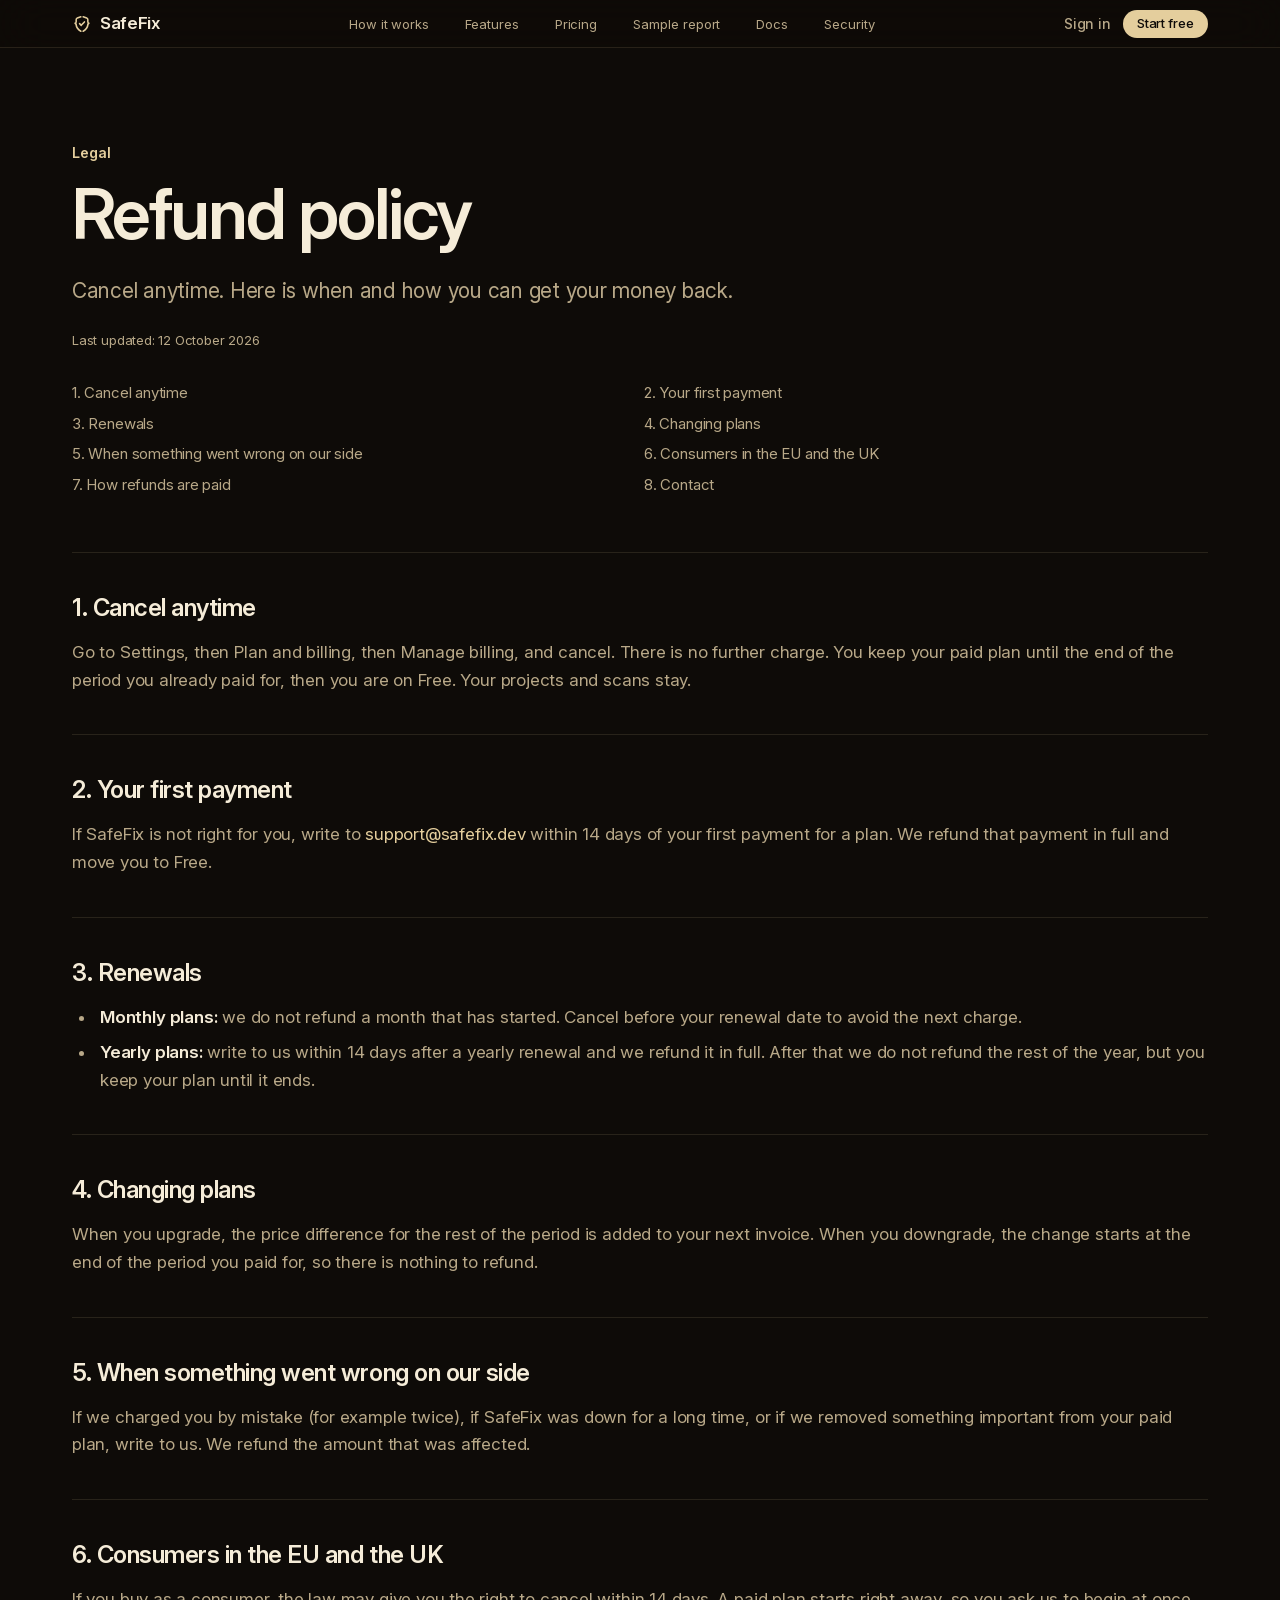
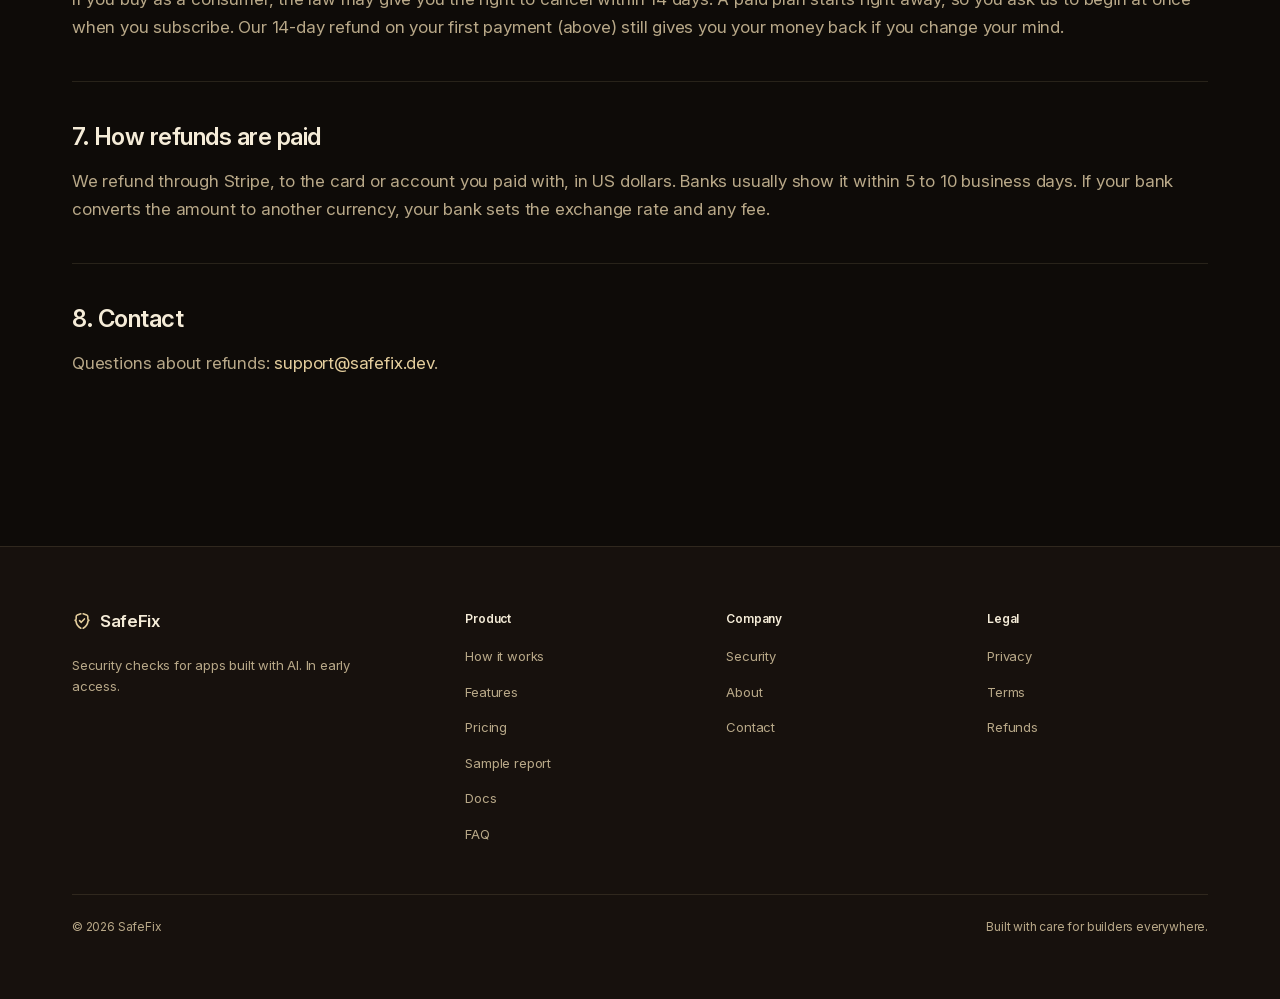
<file: refund/index.html>
<!DOCTYPE html><html lang="en" class="X4se3G_variable sK0caG_variable"><head><meta charSet="utf-8"/><meta name="viewport" content="width=device-width, initial-scale=1"/><link rel="preload" href="/_next/static/media/234d9015b631dab9-s.p.33gca1im1ku45.woff2" as="font" crossorigin="" type="font/woff2"/><link rel="preload" href="/_next/static/media/70bc3e132a0a741e-s.p.3t6q91iet4nsy.woff2" as="font" crossorigin="" type="font/woff2"/><link rel="stylesheet" href="/_next/static/chunks/2uv1qgkr6tsnb.css" data-precedence="next"/><link rel="stylesheet" href="/_next/static/chunks/19rhlcx2srev9.css" data-precedence="next"/><link rel="preload" as="script" fetchPriority="low" href="/_next/static/chunks/142iie7f6i-a3.js"/><script src="/_next/static/chunks/431r17ex6rd5o.js" async=""></script><script src="/_next/static/chunks/0xno88bq1qcxt.js" async=""></script><script src="/_next/static/chunks/3y8drhs33nvo-.js" async=""></script><script src="/_next/static/chunks/turbopack-2c3mg3r-05n1w.js" async=""></script><script src="/_next/static/chunks/35qxh6ufa341d.js" async=""></script><script src="/_next/static/chunks/1iw-t5mc89hzx.js" async=""></script><script src="/_next/static/chunks/28y1dpk-r2kuz.js" async=""></script><script src="/_next/static/chunks/2p3e1-h1uonnm.js" async=""></script><meta name="theme-color" content="#0e0b08"/><meta name="color-scheme" content="dark"/><title>Refund policy · SafeFix</title><meta name="description" content="How cancelling and refunds work for SafeFix paid plans: cancel anytime, keep your plan until the end of the period, and when you can get your money back."/><meta name="application-name" content="SafeFix"/><link rel="canonical" href="https://safefix.dev/refund"/><meta name="google-site-verification" content="wOG3TIiQUVfq4Fi_FVrVJRg2JRqS-F37R9pprZZE0dc"/><meta property="og:title" content="SafeFix: Every app has secrets. We find the ones that leak."/><meta property="og:description" content="SafeFix checks apps built with AI tools like Lovable, Bolt and Cursor for security holes: open Supabase tables, leaked API keys and risky settings. It explains each one in plain English and shows you exactly how to fix it."/><meta property="og:site_name" content="SafeFix"/><meta property="og:locale" content="en_US"/><meta property="og:image" content="https://safefix.dev/opengraph-image.png"/><meta property="og:image:type" content="image/png"/><meta property="og:image:width" content="1200"/><meta property="og:image:height" content="630"/><meta property="og:image:alt" content="SafeFix: security checks for apps built with AI"/><meta property="og:type" content="website"/><meta name="twitter:card" content="summary_large_image"/><meta name="twitter:title" content="SafeFix: Every app has secrets. We find the ones that leak."/><meta name="twitter:description" content="SafeFix checks apps built with AI tools like Lovable, Bolt and Cursor for security holes: open Supabase tables, leaked API keys and risky settings. It explains each one in plain English and shows you exactly how to fix it."/><meta name="twitter:image" content="https://safefix.dev/opengraph-image.png"/><meta name="twitter:image:alt" content="SafeFix: security checks for apps built with AI"/><meta name="twitter:image:type" content="image/png"/><meta name="twitter:image:width" content="1200"/><meta name="twitter:image:height" content="630"/><link rel="icon" href="/icon.svg?icon.3jm651getlllf.svg" sizes="any" type="image/svg+xml"/><meta name="next-size-adjust" content=""/><script>document.documentElement.classList.add('js')</script><script src="/_next/static/chunks/0cz1d0mv5g_q7.js" noModule=""></script></head><body class="min-h-dvh bg-bg font-sans text-text"><div hidden=""><!--$--><!--/$--></div><div id="top"></div><a href="#main" class="sr-only z-[80] rounded-full bg-lamp px-5 py-3 text-sm font-medium text-bg focus:not-sr-only focus:fixed focus:top-2 focus:left-3">Skip to content</a><header class="sticky top-0 z-50 h-12 border-b border-line bg-bg/72 backdrop-blur-xl backdrop-saturate-150"><div class="mx-auto w-full max-w-[1200px] px-4 sm:px-6 lg:px-8 flex h-full items-center justify-between gap-6"><a href="/#top" class="-m-1 flex rounded-md p-1" aria-label="SafeFix home"><span class="inline-flex items-center gap-2 text-text"><svg viewBox="0 0 24 24" fill="none" stroke="currentColor" stroke-width="1.9" stroke-linecap="round" stroke-linejoin="round" class="size-5 shrink-0 text-lamp" aria-hidden="true"><path d="M10.6 3.3 6.4 4.85Q5 5.35 5 6.8V9.4Q5 10.9 3.7 11.25Q5 11.6 5 13.1Q5.4 17.6 10.6 20.7"></path><path d="M13.4 3.3 17.6 4.85Q19 5.35 19 6.8V9.4Q19 10.9 20.3 11.25Q19 11.6 19 13.1Q18.6 17.6 13.4 20.7"></path><path d="m9.1 11.6 2 2 3.8-4.1"></path></svg><span class="text-[17px] leading-none font-semibold tracking-[-0.02em]">SafeFix</span></span></a><nav aria-label="Main" class="hidden md:block"><ul class="flex items-center gap-7 lg:gap-9"><li><a href="/#how" class="rounded-sm text-[13px] tracking-[-0.005em] transition-colors duration-200 hover:text-text text-text-2">How it works</a></li><li><a href="/#features" class="rounded-sm text-[13px] tracking-[-0.005em] transition-colors duration-200 hover:text-text text-text-2">Features</a></li><li><a href="/pricing" class="rounded-sm text-[13px] tracking-[-0.005em] transition-colors duration-200 hover:text-text text-text-2">Pricing</a></li><li><a href="/sample-report" class="rounded-sm text-[13px] tracking-[-0.005em] transition-colors duration-200 hover:text-text text-text-2">Sample report</a></li><li><a href="/docs" class="rounded-sm text-[13px] tracking-[-0.005em] transition-colors duration-200 hover:text-text text-text-2">Docs</a></li><li><a href="/security" class="rounded-sm text-[13px] tracking-[-0.005em] transition-colors duration-200 hover:text-text text-text-2">Security</a></li></ul></nav><div class="flex items-center gap-3"><a href="/login" class="hidden text-[14px] font-medium text-text-2 transition-colors hover:text-text sm:inline">Sign in</a><a href="/login" class="inline-flex shrink-0 items-center justify-center gap-1.5 rounded-full font-medium whitespace-nowrap transition-[background-color,color,transform] duration-200 ease-apple active:scale-[0.98] disabled:cursor-not-allowed disabled:opacity-60 motion-reduce:transition-none motion-reduce:active:scale-100 bg-lamp text-bg hover:bg-lamp-bright h-7 px-3.5 text-[13px] tracking-[-0.005em]">Start free</a><button type="button" aria-expanded="false" aria-controls="mobile-menu" aria-haspopup="dialog" class="-mr-2 inline-flex size-10 items-center justify-center rounded-full text-text hover:bg-surface-2 md:hidden"><span aria-hidden="true" class="flex w-[18px] flex-col gap-[7px]"><span class="h-px w-full bg-current"></span><span class="h-px w-full bg-current"></span></span><span class="sr-only">Open menu</span></button></div></div><dialog id="mobile-menu" data-sheet="" aria-label="Menu" class="m-0 h-dvh max-h-none w-full max-w-none bg-bg/95 p-0 text-text backdrop-blur-xl backdrop:bg-transparent"><div class="mx-auto w-full max-w-[1200px] px-4 sm:px-6 lg:px-8 flex h-12 items-center justify-between"><span class="inline-flex items-center gap-2 text-text"><svg viewBox="0 0 24 24" fill="none" stroke="currentColor" stroke-width="1.9" stroke-linecap="round" stroke-linejoin="round" class="size-5 shrink-0 text-lamp" aria-hidden="true"><path d="M10.6 3.3 6.4 4.85Q5 5.35 5 6.8V9.4Q5 10.9 3.7 11.25Q5 11.6 5 13.1Q5.4 17.6 10.6 20.7"></path><path d="M13.4 3.3 17.6 4.85Q19 5.35 19 6.8V9.4Q19 10.9 20.3 11.25Q19 11.6 19 13.1Q18.6 17.6 13.4 20.7"></path><path d="m9.1 11.6 2 2 3.8-4.1"></path></svg><span class="text-[17px] leading-none font-semibold tracking-[-0.02em]">SafeFix</span></span><button type="button" class="-mr-2 inline-flex size-10 items-center justify-center rounded-full hover:bg-surface-2"><svg xmlns="http://www.w3.org/2000/svg" width="24" height="24" viewBox="0 0 24 24" fill="none" stroke="currentColor" stroke-width="1.5" stroke-linecap="round" stroke-linejoin="round" class="lucide lucide-x size-5" aria-hidden="true"><path d="M18 6 6 18"></path><path d="m6 6 12 12"></path></svg><span class="sr-only">Close menu</span></button></div><div class="mx-auto w-full max-w-[1200px] px-4 sm:px-6 lg:px-8 pt-8 pb-10"><nav aria-label="Mobile"><ul class="flex flex-col gap-1"><li><a href="/#how" class="block rounded-md py-2.5 text-[28px] leading-tight font-semibold tracking-[-0.025em]">How it works</a></li><li><a href="/#features" class="block rounded-md py-2.5 text-[28px] leading-tight font-semibold tracking-[-0.025em]">Features</a></li><li><a href="/pricing" class="block rounded-md py-2.5 text-[28px] leading-tight font-semibold tracking-[-0.025em]">Pricing</a></li><li><a href="/sample-report" class="block rounded-md py-2.5 text-[28px] leading-tight font-semibold tracking-[-0.025em]">Sample report</a></li><li><a href="/docs" class="block rounded-md py-2.5 text-[28px] leading-tight font-semibold tracking-[-0.025em]">Docs</a></li><li><a href="/security" class="block rounded-md py-2.5 text-[28px] leading-tight font-semibold tracking-[-0.025em]">Security</a></li></ul></nav><a href="/login" class="inline-flex shrink-0 items-center justify-center gap-1.5 rounded-full font-medium whitespace-nowrap transition-[background-color,color,transform] duration-200 ease-apple active:scale-[0.98] disabled:cursor-not-allowed disabled:opacity-60 motion-reduce:transition-none motion-reduce:active:scale-100 bg-lamp text-bg hover:bg-lamp-bright h-12 px-7 text-[17px] tracking-[-0.016em] mt-10 w-full">Start free</a><a href="/login" class="mt-4 block text-center text-[17px] font-medium text-text-2 hover:text-text">Sign in</a></div></dialog></header><main id="main" class="pb-24 md:pb-32"><section aria-labelledby="legal-title" class="pt-16 pb-10 md:pt-24 md:pb-14"><div class="mx-auto w-full max-w-[1200px] px-4 sm:px-6 lg:px-8 max-w-[860px]"><p class="t-eyebrow text-lamp">Legal</p><h1 id="legal-title" class="t-section mt-4 text-balance">Refund policy</h1><div class="t-lead mt-6 text-pretty text-text-2">Cancel anytime. Here is when and how you can get your money back.</div><p class="mt-6 text-[13px] text-text-2">Last updated: <!-- -->12 October 2026</p><nav aria-label="On this page" class="mt-8"><ol class="grid gap-2 text-[15px] sm:grid-cols-2"><li><a href="#cancel" class="rounded-sm text-text-2 transition-colors duration-200 hover:text-text">1<!-- -->. <!-- -->Cancel anytime</a></li><li><a href="#first-payment" class="rounded-sm text-text-2 transition-colors duration-200 hover:text-text">2<!-- -->. <!-- -->Your first payment</a></li><li><a href="#renewals" class="rounded-sm text-text-2 transition-colors duration-200 hover:text-text">3<!-- -->. <!-- -->Renewals</a></li><li><a href="#changes" class="rounded-sm text-text-2 transition-colors duration-200 hover:text-text">4<!-- -->. <!-- -->Changing plans</a></li><li><a href="#our-fault" class="rounded-sm text-text-2 transition-colors duration-200 hover:text-text">5<!-- -->. <!-- -->When something went wrong on our side</a></li><li><a href="#consumers" class="rounded-sm text-text-2 transition-colors duration-200 hover:text-text">6<!-- -->. <!-- -->Consumers in the EU and the UK</a></li><li><a href="#how" class="rounded-sm text-text-2 transition-colors duration-200 hover:text-text">7<!-- -->. <!-- -->How refunds are paid</a></li><li><a href="#contact" class="rounded-sm text-text-2 transition-colors duration-200 hover:text-text">8<!-- -->. <!-- -->Contact</a></li></ol></nav></div></section><div class="mx-auto w-full max-w-[1200px] px-4 sm:px-6 lg:px-8 max-w-[860px]"><section id="cancel" aria-labelledby="cancel-title" class="border-t border-line py-10"><h2 id="cancel-title" class="text-[24px] leading-tight font-semibold tracking-[-0.02em]">1<!-- -->. <!-- -->Cancel anytime</h2><div class="mt-4 space-y-4 text-[17px] leading-relaxed text-pretty text-text-2 [&amp;_a]:text-lamp [&amp;_a]:underline-offset-4 [&amp;_a:hover]:underline [&amp;_li]:pl-1 [&amp;_strong]:font-semibold [&amp;_strong]:text-text [&amp;_ul]:list-disc [&amp;_ul]:space-y-2 [&amp;_ul]:pl-6"><p>Go to Settings, then Plan and billing, then Manage billing, and cancel. There is no further charge. You keep your paid plan until the end of the period you already paid for, then you are on Free. Your projects and scans stay.</p></div></section><section id="first-payment" aria-labelledby="first-payment-title" class="border-t border-line py-10"><h2 id="first-payment-title" class="text-[24px] leading-tight font-semibold tracking-[-0.02em]">2<!-- -->. <!-- -->Your first payment</h2><div class="mt-4 space-y-4 text-[17px] leading-relaxed text-pretty text-text-2 [&amp;_a]:text-lamp [&amp;_a]:underline-offset-4 [&amp;_a:hover]:underline [&amp;_li]:pl-1 [&amp;_strong]:font-semibold [&amp;_strong]:text-text [&amp;_ul]:list-disc [&amp;_ul]:space-y-2 [&amp;_ul]:pl-6"><p>If SafeFix is not right for you, write to<!-- --> <a href="mailto:support@safefix.dev">support@safefix.dev</a> within 14 days of your first payment for a plan. We refund that payment in full and move you to Free.</p></div></section><section id="renewals" aria-labelledby="renewals-title" class="border-t border-line py-10"><h2 id="renewals-title" class="text-[24px] leading-tight font-semibold tracking-[-0.02em]">3<!-- -->. <!-- -->Renewals</h2><div class="mt-4 space-y-4 text-[17px] leading-relaxed text-pretty text-text-2 [&amp;_a]:text-lamp [&amp;_a]:underline-offset-4 [&amp;_a:hover]:underline [&amp;_li]:pl-1 [&amp;_strong]:font-semibold [&amp;_strong]:text-text [&amp;_ul]:list-disc [&amp;_ul]:space-y-2 [&amp;_ul]:pl-6"><ul><li><strong>Monthly plans:</strong> we do not refund a month that has started. Cancel before your renewal date to avoid the next charge.</li><li><strong>Yearly plans:</strong> write to us within 14 days after a yearly renewal and we refund it in full. After that we do not refund the rest of the year, but you keep your plan until it ends.</li></ul></div></section><section id="changes" aria-labelledby="changes-title" class="border-t border-line py-10"><h2 id="changes-title" class="text-[24px] leading-tight font-semibold tracking-[-0.02em]">4<!-- -->. <!-- -->Changing plans</h2><div class="mt-4 space-y-4 text-[17px] leading-relaxed text-pretty text-text-2 [&amp;_a]:text-lamp [&amp;_a]:underline-offset-4 [&amp;_a:hover]:underline [&amp;_li]:pl-1 [&amp;_strong]:font-semibold [&amp;_strong]:text-text [&amp;_ul]:list-disc [&amp;_ul]:space-y-2 [&amp;_ul]:pl-6"><p>When you upgrade, the price difference for the rest of the period is added to your next invoice. When you downgrade, the change starts at the end of the period you paid for, so there is nothing to refund.</p></div></section><section id="our-fault" aria-labelledby="our-fault-title" class="border-t border-line py-10"><h2 id="our-fault-title" class="text-[24px] leading-tight font-semibold tracking-[-0.02em]">5<!-- -->. <!-- -->When something went wrong on our side</h2><div class="mt-4 space-y-4 text-[17px] leading-relaxed text-pretty text-text-2 [&amp;_a]:text-lamp [&amp;_a]:underline-offset-4 [&amp;_a:hover]:underline [&amp;_li]:pl-1 [&amp;_strong]:font-semibold [&amp;_strong]:text-text [&amp;_ul]:list-disc [&amp;_ul]:space-y-2 [&amp;_ul]:pl-6"><p>If we charged you by mistake (for example twice), if SafeFix was down for a long time, or if we removed something important from your paid plan, write to us. We refund the amount that was affected.</p></div></section><section id="consumers" aria-labelledby="consumers-title" class="border-t border-line py-10"><h2 id="consumers-title" class="text-[24px] leading-tight font-semibold tracking-[-0.02em]">6<!-- -->. <!-- -->Consumers in the EU and the UK</h2><div class="mt-4 space-y-4 text-[17px] leading-relaxed text-pretty text-text-2 [&amp;_a]:text-lamp [&amp;_a]:underline-offset-4 [&amp;_a:hover]:underline [&amp;_li]:pl-1 [&amp;_strong]:font-semibold [&amp;_strong]:text-text [&amp;_ul]:list-disc [&amp;_ul]:space-y-2 [&amp;_ul]:pl-6"><p>If you buy as a consumer, the law may give you the right to cancel within 14 days. A paid plan starts right away, so you ask us to begin at once when you subscribe. Our 14-day refund on your first payment (above) still gives you your money back if you change your mind.</p></div></section><section id="how" aria-labelledby="how-title" class="border-t border-line py-10"><h2 id="how-title" class="text-[24px] leading-tight font-semibold tracking-[-0.02em]">7<!-- -->. <!-- -->How refunds are paid</h2><div class="mt-4 space-y-4 text-[17px] leading-relaxed text-pretty text-text-2 [&amp;_a]:text-lamp [&amp;_a]:underline-offset-4 [&amp;_a:hover]:underline [&amp;_li]:pl-1 [&amp;_strong]:font-semibold [&amp;_strong]:text-text [&amp;_ul]:list-disc [&amp;_ul]:space-y-2 [&amp;_ul]:pl-6"><p>We refund through Stripe, to the card or account you paid with, in US dollars. Banks usually show it within 5 to 10 business days. If your bank converts the amount to another currency, your bank sets the exchange rate and any fee.</p></div></section><section id="contact" aria-labelledby="contact-title" class="border-t border-line py-10"><h2 id="contact-title" class="text-[24px] leading-tight font-semibold tracking-[-0.02em]">8<!-- -->. <!-- -->Contact</h2><div class="mt-4 space-y-4 text-[17px] leading-relaxed text-pretty text-text-2 [&amp;_a]:text-lamp [&amp;_a]:underline-offset-4 [&amp;_a:hover]:underline [&amp;_li]:pl-1 [&amp;_strong]:font-semibold [&amp;_strong]:text-text [&amp;_ul]:list-disc [&amp;_ul]:space-y-2 [&amp;_ul]:pl-6"><p>Questions about refunds: <a href="mailto:support@safefix.dev">support@safefix.dev</a>.</p></div></section></div></main><!--$--><!--/$--><footer class="border-t border-line bg-surface-1 text-text-2"><h2 class="sr-only">Site links</h2><div class="mx-auto w-full max-w-[1200px] px-4 sm:px-6 lg:px-8 py-14 md:py-16"><div class="grid gap-10 md:grid-cols-[minmax(0,1.6fr)_repeat(3,minmax(0,1fr))]"><div><span class="inline-flex items-center gap-2 text-text"><svg viewBox="0 0 24 24" fill="none" stroke="currentColor" stroke-width="1.9" stroke-linecap="round" stroke-linejoin="round" class="size-5 shrink-0 text-lamp" aria-hidden="true"><path d="M10.6 3.3 6.4 4.85Q5 5.35 5 6.8V9.4Q5 10.9 3.7 11.25Q5 11.6 5 13.1Q5.4 17.6 10.6 20.7"></path><path d="M13.4 3.3 17.6 4.85Q19 5.35 19 6.8V9.4Q19 10.9 20.3 11.25Q19 11.6 19 13.1Q18.6 17.6 13.4 20.7"></path><path d="m9.1 11.6 2 2 3.8-4.1"></path></svg><span class="text-[17px] leading-none font-semibold tracking-[-0.02em]">SafeFix</span></span><p class="mt-4 max-w-xs text-[13px] leading-relaxed">Security checks for apps built with AI. In early access.</p></div><nav aria-labelledby="footer-product"><h3 id="footer-product" class="text-xs font-semibold text-text">Product</h3><ul class="mt-4 space-y-2.5"><li><a href="/#how" class="rounded-sm text-[13px] transition-colors duration-200 hover:text-text">How it works</a></li><li><a href="/#features" class="rounded-sm text-[13px] transition-colors duration-200 hover:text-text">Features</a></li><li><a href="/pricing" class="rounded-sm text-[13px] transition-colors duration-200 hover:text-text">Pricing</a></li><li><a href="/sample-report" class="rounded-sm text-[13px] transition-colors duration-200 hover:text-text">Sample report</a></li><li><a href="/docs" class="rounded-sm text-[13px] transition-colors duration-200 hover:text-text">Docs</a></li><li><a href="/#faq" class="rounded-sm text-[13px] transition-colors duration-200 hover:text-text">FAQ</a></li></ul></nav><nav aria-labelledby="footer-company"><h3 id="footer-company" class="text-xs font-semibold text-text">Company</h3><ul class="mt-4 space-y-2.5"><li><a href="/security" class="rounded-sm text-[13px] transition-colors duration-200 hover:text-text">Security</a></li><li><a href="#" class="rounded-sm text-[13px] transition-colors duration-200 hover:text-text">About</a></li><li><a href="#" class="rounded-sm text-[13px] transition-colors duration-200 hover:text-text">Contact</a></li></ul></nav><nav aria-labelledby="footer-legal"><h3 id="footer-legal" class="text-xs font-semibold text-text">Legal</h3><ul class="mt-4 space-y-2.5"><li><a href="/privacy" class="rounded-sm text-[13px] transition-colors duration-200 hover:text-text">Privacy</a></li><li><a href="/terms" class="rounded-sm text-[13px] transition-colors duration-200 hover:text-text">Terms</a></li><li><a href="/refund" class="rounded-sm text-[13px] transition-colors duration-200 hover:text-text">Refunds</a></li></ul></nav></div><div class="mt-12 flex flex-col gap-2 border-t border-line pt-6 text-xs sm:flex-row sm:justify-between"><p>© 2026 SafeFix</p><p>Built with care for builders everywhere.</p></div></div></footer><script defer="" src="https://static.cloudflareinsights.com/beacon.min.js" data-cf-beacon="{&quot;token&quot;:&quot;ed209b5799364fb48f7a905e5227cea5&quot;}"></script><script id="_R_">(globalThis["TURBOPACK"] || (globalThis["TURBOPACK"] = [])).push({"otherChunks":["static/chunks/142iie7f6i-a3.js","static/chunks/431r17ex6rd5o.js","static/chunks/0xno88bq1qcxt.js","static/chunks/3y8drhs33nvo-.js"],"runtimeModuleIds":[78478]});</script><script src="/_next/static/chunks/142iie7f6i-a3.js" async=""></script><script>(self.__next_f=self.__next_f||[]).push([0])</script><script>self.__next_f.push([1,"1:\"$Sreact.fragment\"\n2:\"/_next/static/chunks/35qxh6ufa341d.js\"\n3:I[32631,[\"$2\"],\"default\"]\n4:I[62397,[\"$2\"],\"default\"]\n6:\"/_next/static/chunks/1iw-t5mc89hzx.js\"\n7:\"/_next/static/chunks/28y1dpk-r2kuz.js\"\n8:\"/_next/static/chunks/2p3e1-h1uonnm.js\"\n9:I[89666,[\"$6\",\"$7\",\"$8\"],\"SmoothScroll\"]\na:I[6620,[\"$6\",\"$7\",\"$8\"],\"Nav\"]\n15:\"ViewportBoundary\"\n16:I[21261,[\"$2\"],\"$15\"]\n18:\"MetadataBoundary\"\n19:I[21261,[\"$2\"],\"$18\"]\n1a:\"$Sreact.suspense\"\n1c:I[19451,[],\"default\",1]\n:HL[\"/_next/static/chunks/2uv1qgkr6tsnb.css\",\"style\"]\n:HL[\"/_next/static/chunks/19rhlcx2srev9.css\",\"style\"]\n:HL[\"/_next/static/media/234d9015b631dab9-s.p.33gca1im1ku45.woff2\",\"font\",{\"crossOrigin\":\"\",\"type\":\"font/woff2\"}]\n:HL[\"/_next/static/media/70bc3e132a0a741e-s.p.3t6q91iet4nsy.woff2\",\"font\",{\"crossOrigin\":\"\",\"type\":\"font/woff2\"}]\n12:X\n13:[[\"children\",{\"s\":\"__PAGE__\",\"h\":512,\"d\":{\"r\":\"$L14\",\"p\":false,\"v\":null}}]]\n10:[[\"children\",{\"s\":\"refund\",\"h\":512,\"d\":{\"r\":\"$L11\",\"p\":false,\"v\":\"$12\"},\"c\":\"$Q13\"}]]\n5:[[\"children\",{\"s\":\"(marketing)\",\"h\":512,\"d\":{\"r\":[\"$\",\"$1\",\"c\",{\"children\":[[[\"$\",\"link\",\"0\",{\"rel\":\"stylesheet\",\"href\":\"/_next/static/chunks/19rhlcx2srev9.css\",\"precedence\":\"next\",\"crossOrigin\":\"$undefined\",\"nonce\":\"$undefined\"}],[\"$\",\"script\",\"script-0\",{\"src\":\"/_next/static/chunks/1iw-t5mc89hzx.js\",\"async\":true,\"nonce\":\"$undefined\"}],[\"$\",\"script\",\"script-1\",{\"src\":\"/_next/static/chunks/28y1dpk-r2kuz.js\",\"async\":true,\"nonce\":\"$undefined\"}],[\"$\",\"script\",\"script-2\",{\"src\":\"/_next/static/chunks/2p3e1-h1uonnm.js\",\"async\":true,\"nonce\":\"$undefined\"}]],[[\"$\",\"$L9\",null,{}],[\"$\",\"div\",null,{\"id\":\"top\"}],[\"$\",\"a\",null,{\"href\":\"#main\",\"className\":\"sr-only z-[80] rounded-full bg-lamp px-5 py-3 text-sm font-medium text-bg focus:not-sr-only focus:fixed focus:top-2 focus:left-3\",\"children\":\"Skip to content\"}],[\"$\",\"$La\",null,{}],[\"$\",\"$L3\",null,{\"parallelRouterKey\":\"children\",\"error\":\"$undefined\",\"errorStyles\":\"$undefined\",\"errorScripts\":\"$undefined\",\"template\":[\"$\",\"$L4\",null,{}],\"templateStyles\":\"$undefined\",\"templateScripts\":\"$undefined\",\"notFound\":[[\"$\",\"main\",null,{\"className\":\"relative isolate flex min-h-dvh flex-col overflow-clip bg-bg\",\"children\":[[\"$\",\"div\",null,{\"aria-hidden\":\"true\",\"className\":\"absolute top-[-20%] left-1/2 -z-10 h-[70vh] w-[min(120vw,1100px)] -translate-x-1/2 rounded-full bg-[radial-gradient(closest-side,rgb(228_206_157/0.14),rgb(228_206_157/0.04)_55%,transparent)]\"}],\"$Lb\",\"$Lc\"]}],[]],\"forbidden\":\"$undefined\",\"unauthorized\":\"$undefined\"}],\"$Ld\",\"$Le\",\"$Lf\"]]}],\"p\":false,\"v\":null},\"c\":\"$Q10\"}]]\n0:{\"P\":null,\"c\":[\"\",\"refund\"],\"q\":\"\",\"i\":false,\"t\":{\"t\":{\"s\":\"\",\"h\":528,\"d\":{\"r\":[\"$\",\"$1\",\"c\",{\"children\":[[[\"$\",\"link\",\"0\",{\"rel\":\"stylesheet\",\"href\":\"/_next/static/chunks/2uv1qgkr6tsnb.css\",\"precedence\":\"next\",\"crossOrigin\":\"$undefined\",\"nonce\":\"$undefined\"}]],[\"$\",\"html\",null,{\"lang\":\"en\",\"className\":\"X4se3G_variable sK0caG_variable\",\"suppressHydrationWarning\":true,\"children\":[[\"$\",\"head\",null,{\"children\":[\"$\",\"script\",null,{\"dangerouslySetInnerHTML\":{\"__html\":\"document.documentElement.classList.add('js')\"}}]}],[\"$\",\"body\",null,{\"className\":\"min-h-dvh bg-bg font-sans text-text\",\"children\":[\"$\",\"$L3\",null,{\"parallelRouterKey\":\"children\",\"error\":\"$undefined\",\"errorStyles\":\"$undefined\",\"errorScripts\":\"$undefined\",\"template\":[\"$\",\"$L4\",null,{}],\"templateStyles\":\"$undefined\",\"templateScripts\":\"$undefined\",\"notFound\":[[\"$\",\"main\",null,{\"className\":\"relative isolate flex min-h-dvh flex-col overflow-clip bg-bg\",\"children\":[[\"$\",\"div\",null,{\"aria-hidden\":\"true\",\"className\":\"absolute top-[-20%] left-1/2 -z-10 h-[70vh] w-[min(120vw,1100px)] -translate-x-1/2 rounded-full bg-[radial-gradient(closest-side,rgb(228_206_157/0.14),rgb(228_206_157/0.04)_55%,transparent)]\"}],[\"$\",\"div\",null,{\"className\":\"mx-auto w-full max-w-[1200px] px-4 sm:px-6 lg:px-8 flex h-12 items-center\",\"children\":[\"$\",\"a\",null,{\"href\":\"/\",\"className\":\"-m-1 flex rounded-md p-1\",\"aria-label\":\"SafeFix home\",\"children\":[\"$\",\"span\",null,{\"className\":\"inline-flex items-center gap-2 text-text\",\"children\":[[\"$\",\"svg\",null,{\"viewBox\":\"0 0 24 24\",\"fill\":\"none\",\"stroke\":\"currentColor\",\"strokeWidth\":\"1.9\",\"strokeLinecap\":\"round\",\"strokeLinejoin\":\"round\",\"className\":\"size-5 shrink-0 text-lamp\",\"role\":\"$undefined\",\"aria-hidden\":true,\"aria-label\":\"$undefined\",\"children\":[null,[\"$\",\"path\",null,{\"d\":\"M10.6 3.3 6.4 4.85Q5 5.35 5 6.8V9.4Q5 10.9 3.7 11.25Q5 11.6 5 13.1Q5.4 17.6 10.6 20.7\"}],[\"$\",\"path\",null,{\"d\":\"M13.4 3.3 17.6 4.85Q19 5.35 19 6.8V9.4Q19 10.9 20.3 11.25Q19 11.6 19 13.1Q18.6 17.6 13.4 20.7\"}],[\"$\",\"path\",null,{\"d\":\"m9.1 11.6 2 2 3.8-4.1\"}]]}],[\"$\",\"span\",null,{\"className\":\"text-[17px] leading-none font-semibold tracking-[-0.02em]\",\"children\":\"SafeFix\"}]]}]}]}],[\"$\",\"div\",null,{\"className\":\"mx-auto flex w-full max-w-[820px] flex-1 flex-col items-center justify-center px-4 pb-24 text-center\",\"children\":[[\"$\",\"p\",null,{\"className\":\"t-eyebrow text-lamp\",\"children\":\"Error 404\"}],[\"$\",\"h1\",null,{\"className\":\"t-section mt-4 text-balance\",\"children\":\"This page is missing.\"}],[\"$\",\"p\",null,{\"className\":\"t-lead mt-6 max-w-[520px] text-pretty text-text-2\",\"children\":\"The link may be broken, or the page may have moved. Everything else is right where you left it.\"}],[\"$\",\"a\",null,{\"className\":\"inline-flex shrink-0 items-center justify-center gap-1.5 rounded-full font-medium whitespace-nowrap transition-[background-color,color,transform] duration-200 ease-apple active:scale-[0.98] disabled:cursor-not-allowed disabled:opacity-60 motion-reduce:transition-none motion-reduce:active:scale-100 bg-lamp text-bg hover:bg-lamp-bright h-12 px-7 text-[17px] tracking-[-0.016em] mt-10\",\"href\":\"/\",\"children\":\"Back to the home page\"}]]}]]}],[]],\"forbidden\":\"$undefined\",\"unauthorized\":\"$undefined\"}]}]]}]]}],\"p\":false,\"v\":null},\"c\":\"$Q5\"},\"h\":{\"r\":[\"$\",\"$1\",\"h\",{\"children\":[null,[\"$\",\"$L16\",null,{\"children\":\"$L17\"}],[\"$\",\"$L19\",null,{\"children\":[[\"$\",\"div\",null,{\"hidden\":true,\"children\":[\"$\",\"$1a\",null,{\"name\":\"Next.Metadata\",\"children\":\"$L1b\"}]}],null]}],[\"$\",\"meta\",null,{\"name\":\"next-size-adjust\",\"content\":\"\"}]]}],\"p\":false,\"v\":null}},\"m\":\"$undefined\",\"G\":[\"$1c\",[[\"$\",\"link\",\"0\",{\"rel\":\"stylesheet\",\"href\":\"/_next/static/chunks/2uv1qgkr6tsnb.css\",\"precedence\":\"next\",\"crossOrigin\":\"$undefined\",\"nonce\":\"$undefined\"}]]],\"S\":true,\"r\":\"$undefined\",\"s\":\"$undefined\",\"a\":\"$undefined\",\"l\":\"$undefined\",\"p\":\"$undefined\",\"d\":\"$undefined\",\"b\":\"IlBfaymkSn_qZSqzUD43N\"}\n1d:I[61141,[\"$6\",\"$7\",\"$8\"],\"Footer\"]\n1e:I[32685,[\"$6\",\"$7\",\"$8\"],\"ScrollRefresh\"]\nb:[\"$\",\"div\",null,{\"className\":\"mx-auto w-full max-w-[1200px] px-4 sm:px-6 lg:px-8 flex h-12 items-center\",\"children\":[\"$\",\"a\",null,{\"href\":\"/\",\"className\":\"-m-1 flex rounded-md p-1\",\"aria-label\":\"SafeFix home\",\"children\":[\"$\",\"span\",null,{\"className\":\"inline-flex items-center gap-2 text-text\",\"children\":[[\"$\",\"svg\",null,{\"viewBox\":\"0 0 24 24\",\"fill\":\"none\",\"stroke\":\"currentColor\",\"strokeWidth\":\"1.9\",\"strokeLinecap\":\"round\",\"strokeLinejoin\":\"round\",\"className\":\"size-5 shrink-0 text-lamp\",\"role\":\"$undefined\",\"aria-hidden\":true,\"aria-label\":\"$undefined\",\"children\":[null,[\"$\",\"path\",null,{\"d\":\"M10.6 3.3 6.4 4.85Q5 5.35 5 6.8V9.4Q5 10.9 3.7 11.25Q5 11.6 5 13.1Q5.4 17.6 10.6 20.7\"}],[\"$\",\"path\",null,{\"d\":\"M13.4 3.3 17.6 4.85Q19 5.35 19 6.8V9.4Q19 10.9 20.3 11.25Q19 11.6 19 13.1Q18.6 17.6 13.4 20.7\"}],[\"$\",\"path\",null,{\"d\":\"m9.1 11.6 2 2 3.8-4.1\"}]]}],[\"$\",\"span\",null,{\"className\":\"text-[17px] leading-none font-semibold tracking-[-0.02em]\",\"children\":\"SafeFix\"}]]}]}]}]\nc:[\"$\",\"div\",null,{\"className\":\"mx-auto flex w-full max-w-[820px] flex-1 flex-col items-center justify-center px-4 pb-24 text-center\",\"children\":[[\"$\",\"p\",null,{\"className\":\"t-eyebrow text-lamp\",\"children\":\"Error 404\"}],[\"$\",\"h1\",null,{\"className\":\"t-section mt-4 text-balance\",\"children\":\"This page is missing.\"}],[\"$\",\"p\",null,{\"className\":\"t-lead mt-6 max-w-[520px] text-pretty text-text-2\",\"children\":\"The link may be broken, or the page may have moved. Everything else is right where you left it.\"}],[\"$\",\"a\",null,{\"className\":\"inline-flex shrink-0 items-center justify-center gap-1.5 rounded-full font-medium whitespace-nowrap transition-[background-color,color,transform] duration-200 ease-apple active:scale-[0.98] disabled:cursor-not-allowed disabled:opacity-60 motion-reduce:transition-none motion-reduce:active:scale-100 bg-lamp text-bg hover:bg-lamp-bright h-12 px-7 text-[17px] tracking-[-0.016em] mt-10\",\"href\":\"/\",\"children\":\"Back to the home page\"}]]}]\nd:[\"$\",\"$L1d\",null,{}]\ne:[\"$\",\"$L1e\",null,{}]\nf:[\"$\",\"script\",null,{\"defer\":true,\"src\":\"https://static.cloudflareinsights.com/beacon.min.js\",\"data-cf-beacon\":\"{\\\"token\\\":\\\"ed209b5799364fb48f7a905e5227cea5\\\"}\"}]\n11:[\"$\",\"$1\",\"c\",{\"children\":[null,[\"$\",\"$L3\",null,{\"parallelRouterKey\":\"children\",\"error\":\"$undefined\",\"errorStyles\":\"$undefined\",\"errorScripts\":\"$undefined\",\"template\":[\"$\",\"$L4\",null,{}],\"templateStyles\":\"$undefined\",\"templateScripts\":\"$undefined\",\"notFound\":\"$undefined\",\"forbidden\":\"$undefined\",\"unauthorized\":\"$undefined\"}]]}]\n14:[\"$\",\"$1\",\"c\",{\"children\":[[\"$\",\"main\",null,{\"id\":\"main\",\"className\":\"pb-24 md:pb-32\",\"children\":[[\"$\",\"section\",null,{\"aria-labelledby\":\"legal-title\",\"className\":\"pt-16 pb-10 md:pt-24 md:pb-14\",\"children\":[\"$\",\"div\",null,{\"className\":\"mx-auto w-full max-w-[1200px] px-4 sm:px-6 lg:px-8 max-w-[860px]\",\"children\":[[\"$\",\"p\",null,{\"className\":\"t-eyebrow text-lamp\",\"children\":\"Legal\"}],[\"$\",\"h1\",null,{\"id\":\"legal-title\",\"className\":\"t-section mt-4 text-balance\",\"children\":\"Refund policy\"}],[\"$\",\"div\",null,{\"className\":\"t-lead mt-6 text-pretty text-text-2\",\"children\":\"Cancel anytime. Here is when and how you can get your money back.\"}],[\"$\",\"p\",null,{\"className\":\"mt-6 text-[13px] text-text-2\",\"children\":[\"Last updated: \",\"12 October 2026\"]}],[\"$\",\"nav\",null,{\"aria-label\":\"On this page\",\"className\":\"mt-8\",\"children\":[\"$\",\"ol\",null,{\"className\":\"grid gap-2 text-[15px] sm:grid-cols-2\",\"children\":[[\"$\",\"li\",\"cancel\",{\"children\":[\"$\",\"a\",null,{\"href\":\"#cancel\",\"className\":\"rounded-sm text-text-2 transition-colors duration-200 hover:text-text\",\"children\":[1,\". \",\"Cancel anytime\"]}]}],[\"$\",\"li\",\"first-payment\",{\"children\":[\"$\",\"a\",null,{\"href\":\"#first-payment\",\"className\":\"rounded-sm text-text-2 transition-colors duration-200 hover:text-text\",\"children\":[2,\". \",\"Your first payment\"]}]}],[\"$\",\"li\",\"renewals\",{\"children\":[\"$\",\"a\",null,{\"href\":\"#renewals\",\"className\":\"rounded-sm text-text-2 transition-colors duration-200 hover:text-text\",\"children\":[3,\". \",\"Renewals\"]}]}],[\"$\",\"li\",\"changes\",{\"children\":[\"$\",\"a\",null,{\"href\":\"#changes\",\"className\":\"rounded-sm text-text-2 transition-colors duration-200 hover:text-text\",\"children\":[4,\". \",\"Changing plans\"]}]}],[\"$\",\"li\",\"our-fault\",{\"children\":[\"$\",\"a\",null,{\"href\":\"#our-fault\",\"className\":\"rounded-sm text-text-2 transition-colors duration-200 hover:text-text\",\"children\":[5,\". \",\"When something went wrong on our side\"]}]}],[\"$\",\"li\",\"consumers\",{\"children\":[\"$\",\"a\",null,{\"href\":\"#consumers\",\"className\":\"rounded-sm text-text-2 transition-colors duration-200 hover:text-text\",\"children\":[6,\". \",\"Consumers in the EU and the UK\"]}]}],[\"$\",\"li\",\"how\",{\"children\":[\"$\",\"a\",null,{\"href\":\"#how\",\"className\":\"rounded-sm text-text-2 transition-colors duration-200 hover:text-text\",\"children\":[7,\". \",\"How refunds are paid\"]}]}],[\"$\",\"li\",\"contact\",{\"children\":[\"$\",\"a\",null,{\"href\":\"#contact\",\"className\":\"rounded-sm text-text-2 transition-colors duration-200 hover:text-text\",\"children\":[8,\". \",\"Contact\"]}]}]]}]}]]}]}],[\"$\",\"div\",null,{\"className\":\"mx-auto w-full max-w-[1200px] px-4 sm:px-6 lg:px-8 max-w-[860px]\",\"children\":[[\"$\",\"section\",\"cancel\",{\"id\":\"cancel\",\"aria-labelledby\":\"cancel-title\",\"className\":\"border-t border-line py-10\",\"children\":[[\"$\",\"h2\",null,{\"id\":\"cancel-title\",\"className\":\"text-[24px] leading-tight font-semibold tracking-[-0.02em]\",\"children\":[1,\". \",\"Cancel anytime\"]}],[\"$\",\"div\",null,{\"className\":\"mt-4 space-y-4 text-[17px] leading-relaxed text-pretty text-text-2 [\u0026_a]:text-lamp [\u0026_a]:underline-offset-4 [\u0026_a:hover]:underline [\u0026_li]:pl-1 [\u0026_strong]:font-semibold [\u0026_strong]:text-text [\u0026_ul]:list-disc [\u0026_ul]:space-y-2 [\u0026_ul]:pl-6\",\"children\":[\"$\",\"p\",null,{\"children\":\"Go to Settings, then Plan and billing, then Manage billing, and cancel. There is no further charge. You keep your paid plan until the end of the period you already paid for, then you are on Free. Your projects and scans stay.\"}]}]]}],[\"$\",\"section\",\"first-payment\",{\"id\":\"first-payment\",\"aria-labelledby\":\"first-payment-title\",\"className\":\"border-t border-line py-10\",\"children\":[[\"$\",\"h2\",null,{\"id\":\"first-payment-title\",\"className\":\"text-[24px] leading-tight font-semibold tracking-[-0.02em]\",\"children\":[2,\". \",\"Your first payment\"]}],[\"$\",\"div\",null,{\"className\":\"mt-4 space-y-4 text-[17px] leading-relaxed text-pretty text-text-2 [\u0026_a]:text-lamp [\u0026_a]:underline-offset-4 [\u0026_a:hover]:underline [\u0026_li]:pl-1 [\u0026_strong]:font-semibold [\u0026_strong]:text-text [\u0026_ul]:list-disc [\u0026_ul]:space-y-2 [\u0026_ul]:pl-6\",\"children\":[\"$\",\"p\",null,{\"children\":[\"If SafeFix is not right for you, write to\",\" \",\"$L1f\",\" within 14 days of your first payment for a plan. We refund that payment in full and move you to Free.\"]}]}]]}],\"$L20\",\"$L21\",\"$L22\",\"$L23\",\"$L24\",\"$L25\"]}]]}],null,\"$L26\"]}]\n27:I[21261,[\"$2\"],\"OutletBoundary\"]\n12:C\n1f:[\"$\",\"a\",null,{\"href\":\"mailto:support@safefix.dev\",\"children\":\"support@safefix.dev\"}]\n20:[\"$\",\"section\",\"renewals\",{\"id\":\"renewals\",\"aria-labelledby\":\"renewals-title\",\"className\":\"border-t border-line py-10\",\"children\":[[\"$\",\"h2\",null,{\"id\":\"renewals-title\",\"className\":\"text-[24px] leading-tight font-semibold tracking-[-0.02em]\",\"children\":[3,\". \",\"Renewals\"]}],[\"$\",\"div\",null,{\"className\":\"mt-4 space-y-4 text-[17px] leading-relaxed text-pretty text-text-2 [\u0026_a]:text-lamp [\u0026_a]:underline-offset-4 [\u0026_a:hover]:underline [\u0026_li]:pl-1 [\u0026_strong]:font-semibold [\u0026_strong]:text-text [\u0026_ul]:list-disc [\u0026_ul]:space-y-2 [\u0026_ul]:pl-6\",\"children\":[\"$\",\"ul\",null,{\"children\":[[\"$\",\"li\",null,{\"children\":[[\"$\",\"strong\",null,{\"children\":\"Monthly plans:\"}],\" we do not refund a month that has started. Cancel before your renewal date to avoid the next charge.\"]}],[\"$\",\"li\",null,{\"children\":[[\"$\",\"strong\",null,{\"children\":\"Yearly plans:\"}],\" write to us within 14 days after a yearly renewal and we refund it in full. After that we do not refund the rest of the year, but you keep your plan until it ends.\"]}]]}]}]]}]\n21:[\"$\",\"section\",\"changes\",{\"id\":\"changes\",\"aria-labelledby\":\"changes-title\",\"className\":\"border-t border-line py-10\",\"children\":[[\"$\",\"h2\",null,{\"id\":\"changes-title\",\"className\":\"text-[24px] leading-tight font-semibold tracking-[-0.02em]\",\"children\":[4,\". \",\"Changing plans\"]}],[\"$\",\"div\",null,{\"className\":\"mt-4 space-y-4 text-[17px] leading-relaxed text-pretty text-text-2 [\u0026_a]:text-lamp [\u0026_a]:underline-offset-4 [\u0026_a:hover]:underline [\u0026_li]:pl-1 [\u0026_strong]:font-semibold [\u0026_strong]:text-text [\u0026_ul]:list-disc [\u0026_ul]:space-y-2 [\u0026_ul]:pl-6\",\"children\":[\"$\",\"p\",null,{\"children\":\"When you upgrade, the price difference for the rest of the period is added to your next invoice. When you downgrade, the change starts at the end of the period you paid for, so there is nothing to refund.\"}]}]]}]\n22:[\"$\",\"section\",\"our-fault\",{\"id\":\"our-fault\",\"aria-labelledby\":\"our-fault-title\",\"className\":\"border-t border-line py-10\",\"children\":[[\"$\",\"h2\",null,{\"id\":\"our-fault-title\",\"className\":\"text-[24px] leading-tight font-semibold tracking-[-0.02em]\",\"children\":[5,\". \",\"When something went wrong on our side\"]}],[\"$\",\"div\",null,{\"className\":\"mt-4 space-y-4 text-[17px] leading-relaxed text-pretty text-text-2 [\u0026_a]:text-lamp [\u0026_a]:underline-offset-4 [\u0026_a:hover]:underline [\u0026_li]:pl-1 [\u0026_strong]:font-semibold [\u0026_strong]:text-text [\u0026_ul]:list-disc [\u0026_ul]:space-y-2 [\u0026_ul]:pl-6\",\"children\":[\"$\",\"p\",null,{\"children\":\"If we charged you by mistake (for example twice), if SafeFix was down for a long time, or if we removed something important from your paid plan, write to us. We refund the amount that was affected.\"}]}]]}]\n23:[\"$\",\"section\",\"consumers\",{\"id\":\"consumers\",\"aria-labelledby\":\"consumers-title\",\"className\":\"border-t border-line py-10\",\"children\":[[\"$\",\"h2\",null,{\"id\":\"consumers-title\",\"className\":\"text-[24px] leading-tight font-semibold tracking-[-0.02em]\",\"children\":[6,\". \",\"Consumers in the EU and the UK\"]}],[\"$\",\"div\",null,{\"className\":\"mt-4 space-y-4 text-[17px] leading-relaxed text-pretty text-text-2 [\u0026_a]:text-lamp [\u0026_a]:underline-offset-4 [\u0026_a:hover]:underline [\u0026_li]:pl-1 [\u0026_strong]:font-semibold [\u0026_strong]:text-text [\u0026_ul]:list-disc [\u0026_ul]:space-y-2 [\u0026_ul]:pl-6\",\"children\":[\"$\",\"p\",null,{\"children\":\"If you buy as a consumer, the law may give you the right to cancel within 14 days. A paid plan starts right away, so you ask us to begin at once when you subscribe. Our 14-day refund on your first payment (above) still gives you your money back if you change your mind.\"}]}]]}]\n24:[\"$\",\"section\",\"how\",{\"id\":\"how\",\"aria-labelledby\":\"how-title\",\"className\":\"border-t border-line py-10\",\"children\":[[\"$\",\"h2\",null,{\"id\":\"how-title\",\"className\":\"text-[24px] leading-tight font-semibold tracking-[-0.02em]\",\"children\":[7,\". \",\"How refunds are paid\"]}],[\"$\",\"div\",null,{\"className\":\"mt-4 space-y-4 text-[17px] leading-relaxed text-pretty text-text-2 [\u0026_a]:text-lamp [\u0026_a]:underline-offset-4 [\u0026_a:hover]:underline [\u0026_li]:pl-1 [\u0026_strong]:font-semibold [\u0026_strong]:text-text [\u0026_ul]:list-disc [\u0026_ul]:space-y-2 [\u0026_ul]:pl-6\",\"children\":[\"$\",\"p\",null,{\"children\":\"We refund through Stripe, to the card or account you paid with, in US dollars. Banks usually show it within 5 to 10 business days. If your bank converts the amount to another currency, your bank sets the exchange rate and any fee.\"}]}]]}]\n25:[\"$\",\"section\",\"contact\",{\"id\":\"contact\",\"aria-labelledby\":\"contact-title\",\"className\":\"border-t border-line py-10\",\"children\":[[\"$\",\"h2\",null,{\"id\":\"contact-title\",\"className\":\"text-[24px] leading-tight font-semibold tracking-[-0.02em]\",\"children\":[8,\". \",\"Contact\"]}],[\"$\",\"div\",null,{\"className\":\"mt-4 space-y-4 text-[17px] leading-relaxed text-pretty text-text-2 [\u0026_a]:text-lamp [\u0026_a]:underline-offset-4 [\u0026_a:hover]:underline [\u0026_li]:pl-1 [\u0026_strong]:font-semibold [\u0026_strong]:text-text [\u0026_ul]:list-disc [\u0026_ul]:space-y-2 [\u0026_ul]:pl-6\",\"children\":[\"$\",\"p\",null,{\"children\":[\"Questions about refunds: \",[\"$\",\"a\",null,{\"href\":\"mailto:support@safefix.dev\",\"children\":\"support@safefix.dev\"}],\".\"]}]}]]}]\n26:[\"$\",\"$L27\",null,{\"children\":[\"$\",\"$1a\",null,{\"name\":\"Next.MetadataOutlet\",\"children\":\"$@28\"}]}]\n17:[[\"$\",\"meta\",\"0\",{\"charSet\":\"utf-8\"}],[\"$\",\"meta\",\"1\",{\"name\":\"viewport\",\"content\":\"width=device-width, initial-scale=1\"}],[\"$\",\"meta\",\"2\",{\"name\":\"theme-color\",\"content\":\"#0e0b08\"}],[\"$\",\"meta\",\"3\",{\"name\":\"color-scheme\",\"content\":\"dark\"}]]\n29:I[96305,[\"$2\"],\"IconMark\"]\n1b:[[\"$\",\"title\",\"0\",{\"children\":\"Refund policy · SafeFix\"}],[\"$\",\"meta\",\"1\",{\"name\":\"description\",\"content\":\"How cancelling and refunds work for SafeFix paid plans: cancel anytime, keep your plan until the end of the period, and when you can get your money back.\"}],[\"$\",\"meta\",\"2\",{\"name\":\"application-name\",\"content\":\"SafeFix\"}],[\"$\",\"link\",\"3\",{\"rel\":\"canonical\",\"href\":\"https://safefix.dev/refund\"}],[\"$\",\"meta\",\"4\",{\"name\":\"google-site-verification\",\"content\":\"wOG3TIiQUVfq4Fi_FVrVJRg2JRqS-F37R9pprZZE0dc\"}],[\"$\",\"meta\",\"5\",{\"property\":\"og:title\",\"content\":\"SafeFix: Every app has secrets. We find the ones that leak.\"}],[\"$\",\"meta\",\"6\",{\"property\":\"og:description\",\"content\":\"SafeFix checks apps built with AI tools like Lovable, Bolt and Cursor for security holes: open Supabase tables, leaked API keys and risky settings. It explains each one in plain English and shows you exactly how to fix it.\"}],[\"$\",\"meta\",\"7\",{\"property\":\"og:site_name\",\"content\":\"SafeFix\"}],[\"$\",\"meta\",\"8\",{\"property\":\"og:locale\",\"content\":\"en_US\"}],[\"$\",\"meta\",\"9\",{\"property\":\"og:image\",\"content\":\"https://safefix.dev/opengraph-image.png\"}],[\"$\",\"meta\",\"10\",{\"property\":\"og:image:type\",\"content\":\"image/png\"}],[\"$\",\"meta\",\"11\",{\"property\":\"og:image:width\",\"content\":\"1200\"}],[\"$\",\"meta\",\"12\",{\"property\":\"og:image:height\",\"content\":\"630\"}],[\"$\",\"meta\",\"13\",{\"property\":\"og:image:alt\",\"content\":\"SafeFix: security checks for apps built with AI\"}],[\"$\",\"meta\",\"14\",{\"property\":\"og:type\",\"content\":\"website\"}],[\"$\",\"meta\",\"15\",{\"name\":\"twitter:card\",\"content\":\"summary_large_image\"}],[\"$\",\"meta\",\"16\",{\"name\":\"twitter:title\",\"content\":\"SafeFix: Every app has secrets. We find the ones that leak.\"}],[\"$\",\"meta\",\"17\",{\"name\":\"twitter:description\",\"content\":\"SafeFix checks apps built with AI tools like Lovable, Bolt and Cursor for security holes: open Supabase tables, leaked API keys and risky settings. It explains each one in plain English and shows you exactly how to fix it.\"}],[\"$\",\"meta\",\"18\",{\"name\":\"twitter:image\",\"content\":\"https://safefix.dev/opengraph-image.png\"}],[\"$\",\"meta\",\"19\",{\"name\":\"twitter:image:alt\",\"content\":\"SafeFix: security checks for apps built with AI\"}],[\"$\",\"meta\",\"20\",{\"name\":\"twitter:image:type\",\"content\":\"image/png\"}],[\"$\",\"meta\",\"21\",{\"name\":\"twitter:image:width\",\"content\":\"1200\"}],[\"$\",\"meta\",\"22\",{\"name\":\"twitter:image:height\",\"content\":\"630\"}],[\"$\",\"link\",\"23\",{\"rel\":\"icon\",\"href\":\"/icon.svg?icon.3jm651getlllf.svg\",\"sizes\":\"any\",\"type\":\"image/svg+xml\"}],[\"$\",\"$L29\",\"24\",{}]]\n28:null\n"])</script></body></html>
</file>
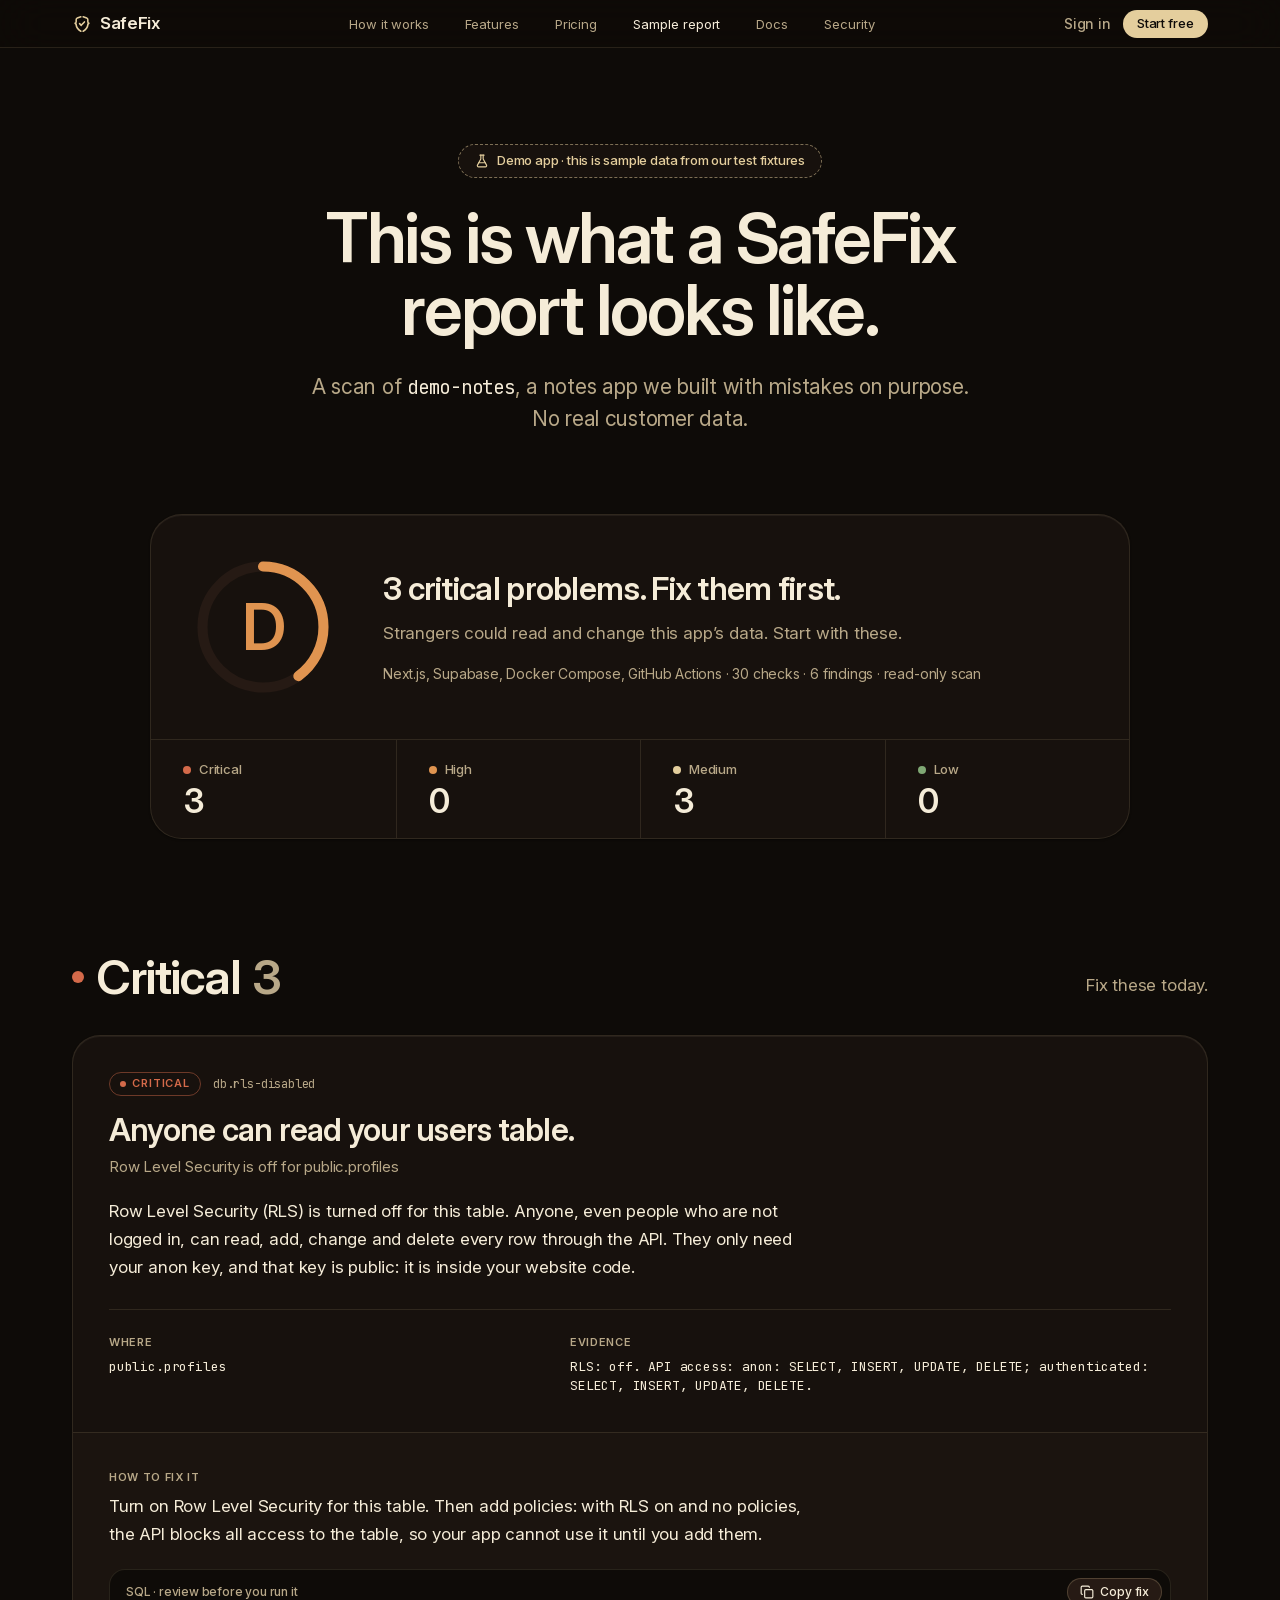
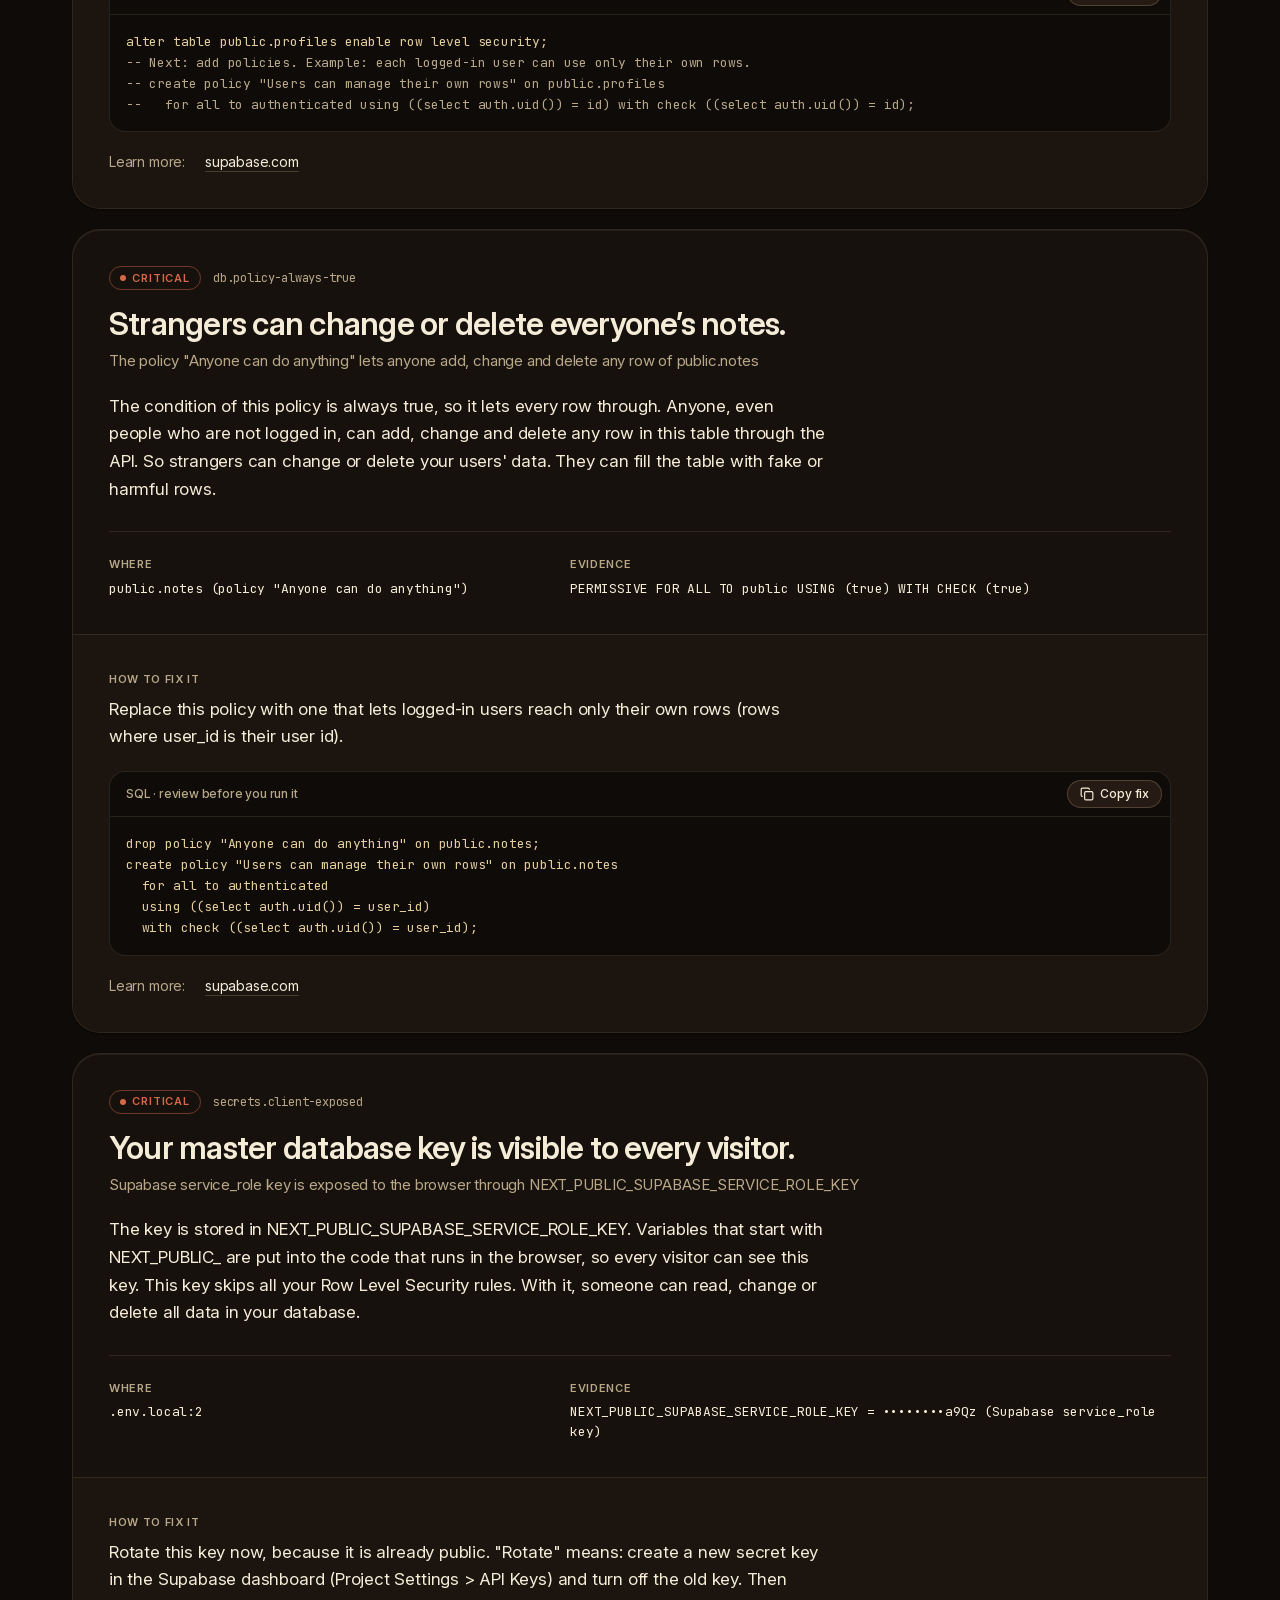
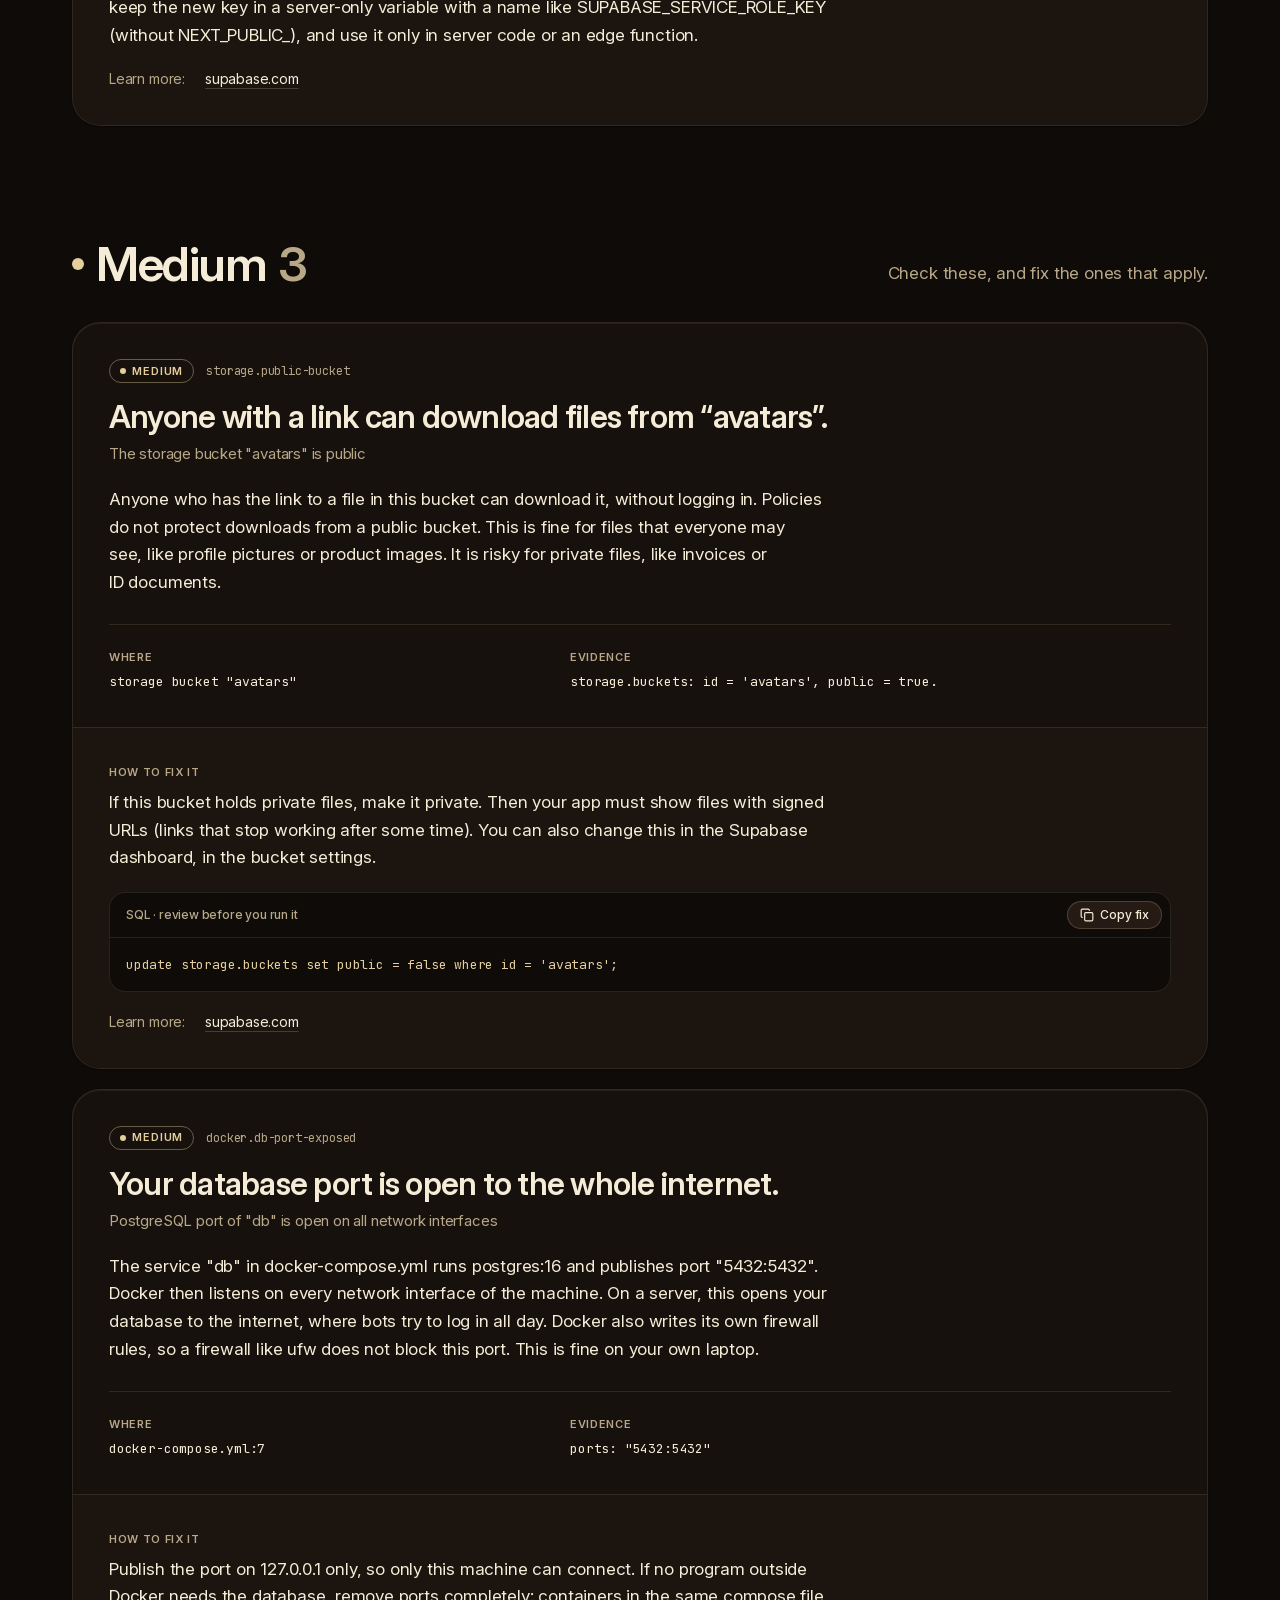
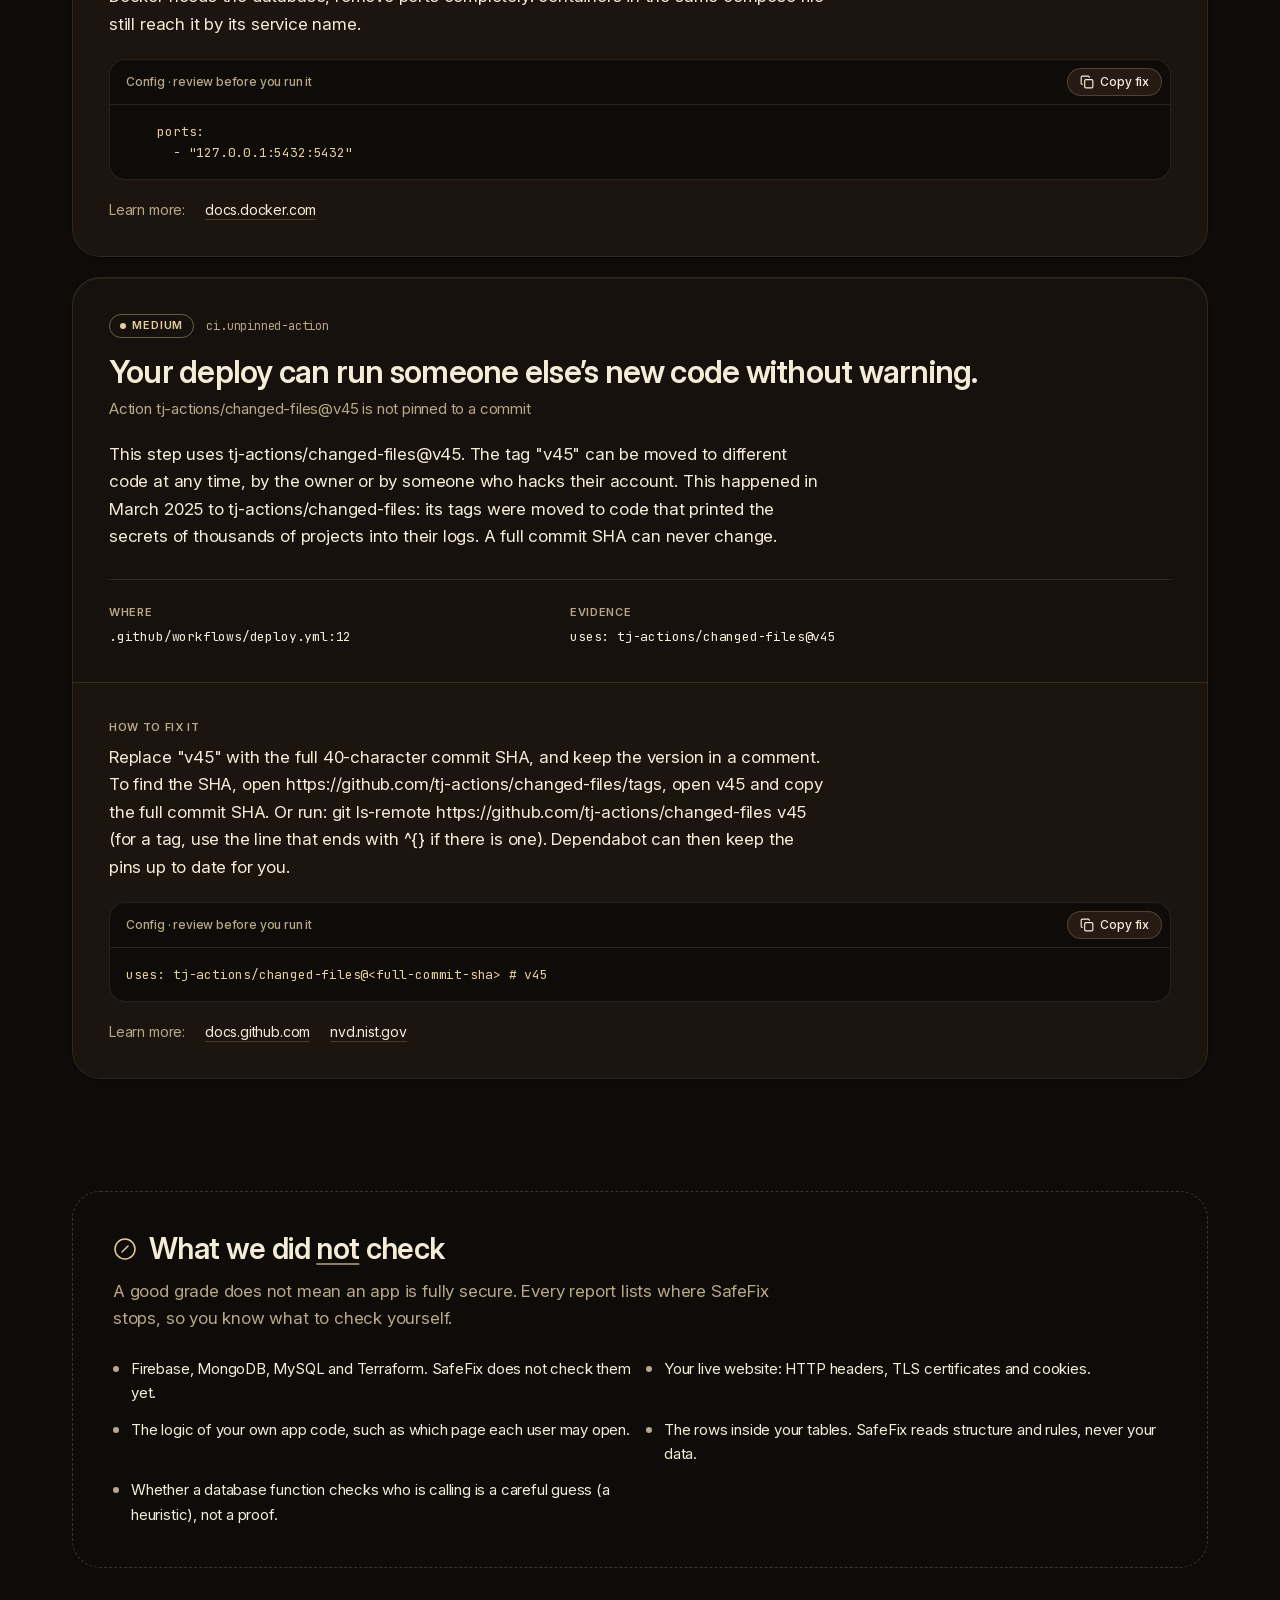
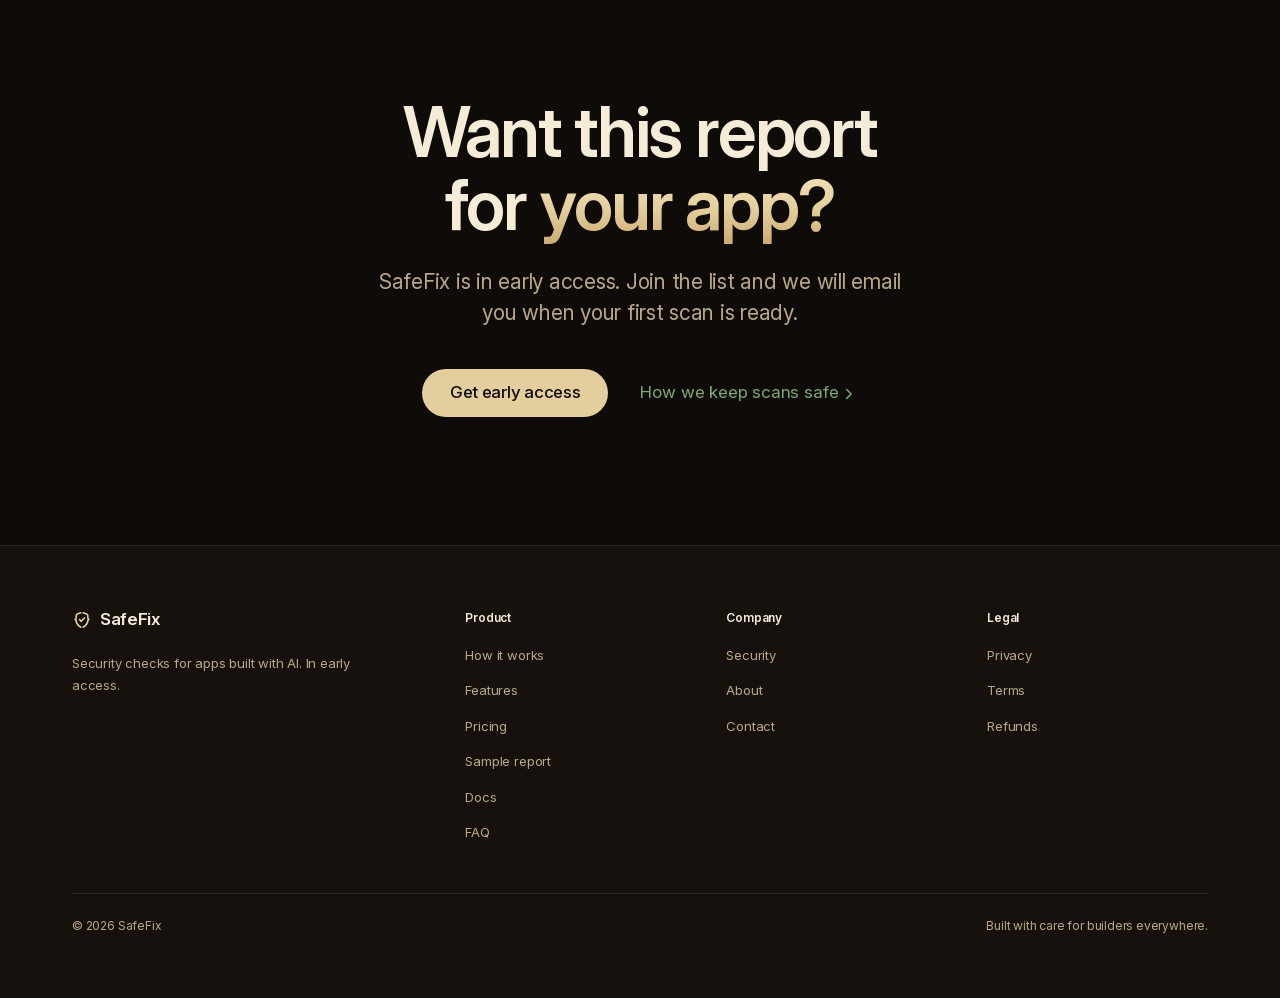
<file: sample-report/index.html>
<!DOCTYPE html><html lang="en" class="X4se3G_variable sK0caG_variable"><head><meta charSet="utf-8"/><meta name="viewport" content="width=device-width, initial-scale=1"/><link rel="preload" href="/_next/static/media/234d9015b631dab9-s.p.33gca1im1ku45.woff2" as="font" crossorigin="" type="font/woff2"/><link rel="preload" href="/_next/static/media/70bc3e132a0a741e-s.p.3t6q91iet4nsy.woff2" as="font" crossorigin="" type="font/woff2"/><link rel="stylesheet" href="/_next/static/chunks/2uv1qgkr6tsnb.css" data-precedence="next"/><link rel="stylesheet" href="/_next/static/chunks/19rhlcx2srev9.css" data-precedence="next"/><link rel="preload" as="script" fetchPriority="low" href="/_next/static/chunks/142iie7f6i-a3.js"/><script src="/_next/static/chunks/431r17ex6rd5o.js" async=""></script><script src="/_next/static/chunks/0xno88bq1qcxt.js" async=""></script><script src="/_next/static/chunks/3y8drhs33nvo-.js" async=""></script><script src="/_next/static/chunks/turbopack-2c3mg3r-05n1w.js" async=""></script><script src="/_next/static/chunks/35qxh6ufa341d.js" async=""></script><script src="/_next/static/chunks/1iw-t5mc89hzx.js" async=""></script><script src="/_next/static/chunks/28y1dpk-r2kuz.js" async=""></script><script src="/_next/static/chunks/2p3e1-h1uonnm.js" async=""></script><script src="/_next/static/chunks/0dfgt7x0luzkb.js" async=""></script><meta name="theme-color" content="#0e0b08"/><meta name="color-scheme" content="dark"/><title>Sample report · SafeFix</title><meta name="description" content="A SafeFix report for a demo app, built from real scanner output: a grade, plain-English findings and copyable fixes. Sample data, not a real customer."/><meta name="application-name" content="SafeFix"/><link rel="canonical" href="https://safefix.dev/sample-report"/><meta name="google-site-verification" content="wOG3TIiQUVfq4Fi_FVrVJRg2JRqS-F37R9pprZZE0dc"/><meta property="og:title" content="SafeFix: Every app has secrets. We find the ones that leak."/><meta property="og:description" content="SafeFix checks apps built with AI tools like Lovable, Bolt and Cursor for security holes: open Supabase tables, leaked API keys and risky settings. It explains each one in plain English and shows you exactly how to fix it."/><meta property="og:site_name" content="SafeFix"/><meta property="og:locale" content="en_US"/><meta property="og:image" content="https://safefix.dev/opengraph-image.png"/><meta property="og:image:type" content="image/png"/><meta property="og:image:width" content="1200"/><meta property="og:image:height" content="630"/><meta property="og:image:alt" content="SafeFix: security checks for apps built with AI"/><meta property="og:type" content="website"/><meta name="twitter:card" content="summary_large_image"/><meta name="twitter:title" content="SafeFix: Every app has secrets. We find the ones that leak."/><meta name="twitter:description" content="SafeFix checks apps built with AI tools like Lovable, Bolt and Cursor for security holes: open Supabase tables, leaked API keys and risky settings. It explains each one in plain English and shows you exactly how to fix it."/><meta name="twitter:image" content="https://safefix.dev/opengraph-image.png"/><meta name="twitter:image:alt" content="SafeFix: security checks for apps built with AI"/><meta name="twitter:image:type" content="image/png"/><meta name="twitter:image:width" content="1200"/><meta name="twitter:image:height" content="630"/><link rel="icon" href="/icon.svg?icon.3jm651getlllf.svg" sizes="any" type="image/svg+xml"/><meta name="next-size-adjust" content=""/><script>document.documentElement.classList.add('js')</script><script src="/_next/static/chunks/0cz1d0mv5g_q7.js" noModule=""></script></head><body class="min-h-dvh bg-bg font-sans text-text"><div hidden=""><!--$--><!--/$--></div><div id="top"></div><a href="#main" class="sr-only z-[80] rounded-full bg-lamp px-5 py-3 text-sm font-medium text-bg focus:not-sr-only focus:fixed focus:top-2 focus:left-3">Skip to content</a><header class="sticky top-0 z-50 h-12 border-b border-line bg-bg/72 backdrop-blur-xl backdrop-saturate-150"><div class="mx-auto w-full max-w-[1200px] px-4 sm:px-6 lg:px-8 flex h-full items-center justify-between gap-6"><a href="/#top" class="-m-1 flex rounded-md p-1" aria-label="SafeFix home"><span class="inline-flex items-center gap-2 text-text"><svg viewBox="0 0 24 24" fill="none" stroke="currentColor" stroke-width="1.9" stroke-linecap="round" stroke-linejoin="round" class="size-5 shrink-0 text-lamp" aria-hidden="true"><path d="M10.6 3.3 6.4 4.85Q5 5.35 5 6.8V9.4Q5 10.9 3.7 11.25Q5 11.6 5 13.1Q5.4 17.6 10.6 20.7"></path><path d="M13.4 3.3 17.6 4.85Q19 5.35 19 6.8V9.4Q19 10.9 20.3 11.25Q19 11.6 19 13.1Q18.6 17.6 13.4 20.7"></path><path d="m9.1 11.6 2 2 3.8-4.1"></path></svg><span class="text-[17px] leading-none font-semibold tracking-[-0.02em]">SafeFix</span></span></a><nav aria-label="Main" class="hidden md:block"><ul class="flex items-center gap-7 lg:gap-9"><li><a href="/#how" class="rounded-sm text-[13px] tracking-[-0.005em] transition-colors duration-200 hover:text-text text-text-2">How it works</a></li><li><a href="/#features" class="rounded-sm text-[13px] tracking-[-0.005em] transition-colors duration-200 hover:text-text text-text-2">Features</a></li><li><a href="/pricing" class="rounded-sm text-[13px] tracking-[-0.005em] transition-colors duration-200 hover:text-text text-text-2">Pricing</a></li><li><a href="/sample-report" aria-current="page" class="rounded-sm text-[13px] tracking-[-0.005em] transition-colors duration-200 hover:text-text text-text">Sample report</a></li><li><a href="/docs" class="rounded-sm text-[13px] tracking-[-0.005em] transition-colors duration-200 hover:text-text text-text-2">Docs</a></li><li><a href="/security" class="rounded-sm text-[13px] tracking-[-0.005em] transition-colors duration-200 hover:text-text text-text-2">Security</a></li></ul></nav><div class="flex items-center gap-3"><a href="/login" class="hidden text-[14px] font-medium text-text-2 transition-colors hover:text-text sm:inline">Sign in</a><a href="/login" class="inline-flex shrink-0 items-center justify-center gap-1.5 rounded-full font-medium whitespace-nowrap transition-[background-color,color,transform] duration-200 ease-apple active:scale-[0.98] disabled:cursor-not-allowed disabled:opacity-60 motion-reduce:transition-none motion-reduce:active:scale-100 bg-lamp text-bg hover:bg-lamp-bright h-7 px-3.5 text-[13px] tracking-[-0.005em]">Start free</a><button type="button" aria-expanded="false" aria-controls="mobile-menu" aria-haspopup="dialog" class="-mr-2 inline-flex size-10 items-center justify-center rounded-full text-text hover:bg-surface-2 md:hidden"><span aria-hidden="true" class="flex w-[18px] flex-col gap-[7px]"><span class="h-px w-full bg-current"></span><span class="h-px w-full bg-current"></span></span><span class="sr-only">Open menu</span></button></div></div><dialog id="mobile-menu" data-sheet="" aria-label="Menu" class="m-0 h-dvh max-h-none w-full max-w-none bg-bg/95 p-0 text-text backdrop-blur-xl backdrop:bg-transparent"><div class="mx-auto w-full max-w-[1200px] px-4 sm:px-6 lg:px-8 flex h-12 items-center justify-between"><span class="inline-flex items-center gap-2 text-text"><svg viewBox="0 0 24 24" fill="none" stroke="currentColor" stroke-width="1.9" stroke-linecap="round" stroke-linejoin="round" class="size-5 shrink-0 text-lamp" aria-hidden="true"><path d="M10.6 3.3 6.4 4.85Q5 5.35 5 6.8V9.4Q5 10.9 3.7 11.25Q5 11.6 5 13.1Q5.4 17.6 10.6 20.7"></path><path d="M13.4 3.3 17.6 4.85Q19 5.35 19 6.8V9.4Q19 10.9 20.3 11.25Q19 11.6 19 13.1Q18.6 17.6 13.4 20.7"></path><path d="m9.1 11.6 2 2 3.8-4.1"></path></svg><span class="text-[17px] leading-none font-semibold tracking-[-0.02em]">SafeFix</span></span><button type="button" class="-mr-2 inline-flex size-10 items-center justify-center rounded-full hover:bg-surface-2"><svg xmlns="http://www.w3.org/2000/svg" width="24" height="24" viewBox="0 0 24 24" fill="none" stroke="currentColor" stroke-width="1.5" stroke-linecap="round" stroke-linejoin="round" class="lucide lucide-x size-5" aria-hidden="true"><path d="M18 6 6 18"></path><path d="m6 6 12 12"></path></svg><span class="sr-only">Close menu</span></button></div><div class="mx-auto w-full max-w-[1200px] px-4 sm:px-6 lg:px-8 pt-8 pb-10"><nav aria-label="Mobile"><ul class="flex flex-col gap-1"><li><a href="/#how" class="block rounded-md py-2.5 text-[28px] leading-tight font-semibold tracking-[-0.025em]">How it works</a></li><li><a href="/#features" class="block rounded-md py-2.5 text-[28px] leading-tight font-semibold tracking-[-0.025em]">Features</a></li><li><a href="/pricing" class="block rounded-md py-2.5 text-[28px] leading-tight font-semibold tracking-[-0.025em]">Pricing</a></li><li><a href="/sample-report" aria-current="page" class="block rounded-md py-2.5 text-[28px] leading-tight font-semibold tracking-[-0.025em]">Sample report</a></li><li><a href="/docs" class="block rounded-md py-2.5 text-[28px] leading-tight font-semibold tracking-[-0.025em]">Docs</a></li><li><a href="/security" class="block rounded-md py-2.5 text-[28px] leading-tight font-semibold tracking-[-0.025em]">Security</a></li></ul></nav><a href="/login" class="inline-flex shrink-0 items-center justify-center gap-1.5 rounded-full font-medium whitespace-nowrap transition-[background-color,color,transform] duration-200 ease-apple active:scale-[0.98] disabled:cursor-not-allowed disabled:opacity-60 motion-reduce:transition-none motion-reduce:active:scale-100 bg-lamp text-bg hover:bg-lamp-bright h-12 px-7 text-[17px] tracking-[-0.016em] mt-10 w-full">Start free</a><a href="/login" class="mt-4 block text-center text-[17px] font-medium text-text-2 hover:text-text">Sign in</a></div></dialog></header><main id="main" class="pb-24 md:pb-32"><section aria-labelledby="report-title" class="pt-16 md:pt-24"><div class="mx-auto w-full max-w-[1200px] px-4 sm:px-6 lg:px-8"><div class="mx-auto max-w-[900px] text-center"><p class="inline-flex max-w-full items-center gap-2 rounded-full border border-dashed border-lamp/50 bg-surface-1 px-4 py-1.5 text-[13px] font-medium text-lamp"><svg xmlns="http://www.w3.org/2000/svg" width="24" height="24" viewBox="0 0 24 24" fill="none" stroke="currentColor" stroke-width="2" stroke-linecap="round" stroke-linejoin="round" class="lucide lucide-flask-conical size-3.5 shrink-0" aria-hidden="true"><path d="M14 2v6a2 2 0 0 0 .245.96l5.51 10.08A2 2 0 0 1 18 22H6a2 2 0 0 1-1.755-2.96l5.51-10.08A2 2 0 0 0 10 8V2"></path><path d="M6.453 15h11.094"></path><path d="M8.5 2h7"></path></svg>Demo app · this is sample data from our test fixtures</p><h1 id="report-title" class="t-section mt-6 text-balance">This is what a SafeFix report looks like.</h1><p class="t-lead mx-auto mt-6 max-w-[660px] text-pretty text-text-2">A scan of <span class="font-mono text-[0.9em] text-text">demo-notes</span>, a notes app we built with mistakes on purpose. No real customer data.</p></div></div></section><section aria-labelledby="summary-title" class="pt-14 md:pt-20"><div class="mx-auto w-full max-w-[1200px] px-4 sm:px-6 lg:px-8"><div class="card-sheen mx-auto max-w-[980px] overflow-hidden rounded-[32px] border border-line bg-surface-1"><div class="flex flex-col gap-8 p-7 sm:p-10 md:flex-row md:items-center md:gap-12"><div class="relative grid size-32 shrink-0 place-items-center sm:size-36"><svg aria-hidden="true" viewBox="0 0 100 100" class="absolute inset-0 -rotate-90"><circle cx="50" cy="50" r="42" fill="none" stroke="var(--color-surface-3)" stroke-width="7"></circle><circle cx="50" cy="50" r="42" fill="none" stroke="var(--color-sev-high)" stroke-width="7" stroke-linecap="round" stroke-dasharray="105.55751316061706 263.89378290154264"></circle></svg><span class="text-[56px] leading-none font-semibold tracking-[-0.04em] text-sev-high sm:text-[64px]"><span class="sr-only">Grade </span>D</span></div><div class="min-w-0"><h2 id="summary-title" class="t-title text-balance sm:text-[2rem]">3<!-- --> critical problems. Fix them first.</h2><p class="mt-3 text-[17px] leading-relaxed text-pretty text-text-2">Strangers could read and change this app’s data. Start with these.</p><p class="mt-4 text-sm text-text-2">Next.js, Supabase, Docker Compose, GitHub Actions<!-- --> · <!-- -->30<!-- --> checks · <!-- -->6<!-- --> findings · read-only scan</p></div></div><ul class="grid grid-cols-2 border-t border-line sm:grid-cols-4"><li class="px-7 py-5 sm:px-8"><p class="flex items-center gap-2 text-[13px] font-medium text-text-2"><span aria-hidden="true" class="size-2 rounded-full bg-sev-critical"></span>Critical</p><p class="mt-1 text-[34px] leading-none font-semibold tracking-[-0.03em] tabular-nums">3</p></li><li class="px-7 py-5 sm:px-8 border-l border-line"><p class="flex items-center gap-2 text-[13px] font-medium text-text-2"><span aria-hidden="true" class="size-2 rounded-full bg-sev-high"></span>High</p><p class="mt-1 text-[34px] leading-none font-semibold tracking-[-0.03em] tabular-nums">0</p></li><li class="px-7 py-5 sm:px-8 border-t border-line sm:border-t-0 sm:border-l"><p class="flex items-center gap-2 text-[13px] font-medium text-text-2"><span aria-hidden="true" class="size-2 rounded-full bg-lamp"></span>Medium</p><p class="mt-1 text-[34px] leading-none font-semibold tracking-[-0.03em] tabular-nums">3</p></li><li class="px-7 py-5 sm:px-8 border-l border-line border-t border-line sm:border-t-0"><p class="flex items-center gap-2 text-[13px] font-medium text-text-2"><span aria-hidden="true" class="size-2 rounded-full bg-felt-bright"></span>Low</p><p class="mt-1 text-[34px] leading-none font-semibold tracking-[-0.03em] tabular-nums">0</p></li></ul></div></div></section><section id="critical" aria-labelledby="group-critical" class="pt-20 md:pt-28"><div class="mx-auto w-full max-w-[1200px] px-4 sm:px-6 lg:px-8 max-w-[1028px]"><div class="flex flex-wrap items-end justify-between gap-x-6 gap-y-2"><h2 id="group-critical" class="flex items-center gap-3 text-[clamp(2rem,1.4rem+2vw,3rem)] leading-[1.08] font-semibold tracking-[-0.03em]"><span aria-hidden="true" class="size-3 rounded-full bg-sev-critical"></span>Critical<span class="text-text-2 tabular-nums">3</span></h2><p class="pb-1 text-[17px] text-text-2">Fix these today.</p></div><div class="mt-8 grid gap-5"><div class="min-w-0"><article aria-labelledby="finding-0" class="card-sheen overflow-hidden rounded-[28px] border border-line bg-surface-1"><div class="p-6 sm:p-9"><div class="flex flex-wrap items-center gap-x-3 gap-y-2"><span class="inline-flex h-6 shrink-0 items-center gap-1.5 rounded-full border px-2.5 text-[11px] leading-none font-semibold tracking-[0.02em] text-sev-critical border-sev-critical/45 uppercase tracking-[0.08em]"><span aria-hidden="true" class="size-1.5 rounded-full bg-sev-critical"></span>Critical</span><span class="font-mono text-xs text-text-2">db.rls-disabled</span></div><h3 id="finding-0" class="mt-4 text-[clamp(1.5rem,1.25rem+0.9vw,2rem)] leading-[1.15] font-semibold tracking-[-0.024em] text-balance">Anyone can read your users table.</h3><p class="mt-2 text-[15px] break-words text-text-2">Row Level Security is off for public.profiles</p><p class="mt-5 max-w-[720px] text-[17px] leading-relaxed text-pretty break-words text-text">Row Level Security (RLS) is turned off for this table. Anyone, even people who are not logged in, can read, add, change and delete every row through the API. They only need your anon key, and that key is public: it is inside your website code.</p><dl class="mt-7 grid gap-5 border-t border-line pt-6 md:grid-cols-[minmax(0,1fr)_minmax(0,1.4fr)] md:gap-8"><div><dt class="text-[11px] font-semibold tracking-[0.06em] text-text-2 uppercase">Where</dt><dd class="mt-1.5 font-mono text-[13px] break-words text-text">public.profiles</dd></div><div><dt class="text-[11px] font-semibold tracking-[0.06em] text-text-2 uppercase">Evidence</dt><dd class="mt-1.5 font-mono text-[13px] break-words text-text">RLS: off. API access: anon: SELECT, INSERT, UPDATE, DELETE; authenticated: SELECT, INSERT, UPDATE, DELETE.</dd></div></dl></div><div class="border-t border-line bg-surface-2/60 p-6 sm:p-9"><h4 class="text-[11px] font-semibold tracking-[0.06em] text-text-2 uppercase">How to fix it</h4><p class="mt-2 max-w-[720px] text-[17px] leading-relaxed text-pretty break-words">Turn on Row Level Security for this table. Then add policies: with RLS on and no policies, the API blocks all access to the table, so your app cannot use it until you add them.</p><div class="mt-5 overflow-hidden rounded-2xl border border-line bg-bg"><div class="flex items-center justify-between gap-3 border-b border-line py-2 pr-2 pl-4"><span class="text-xs font-medium text-text-2">SQL<!-- --> · review before you run it</span><span class="inline-flex"><button type="button" class="inline-flex h-7 shrink-0 items-center gap-1.5 rounded-full border border-line-strong bg-surface-3 px-3 text-xs font-medium text-text transition-colors duration-200 hover:border-lamp/40 hover:text-lamp-bright motion-reduce:transition-none"><svg xmlns="http://www.w3.org/2000/svg" width="24" height="24" viewBox="0 0 24 24" fill="none" stroke="currentColor" stroke-width="2" stroke-linecap="round" stroke-linejoin="round" class="lucide lucide-copy size-3.5" aria-hidden="true"><rect width="14" height="14" x="8" y="8" rx="2" ry="2"></rect><path d="M4 16c-1.1 0-2-.9-2-2V4c0-1.1.9-2 2-2h10c1.1 0 2 .9 2 2"></path></svg><span>Copy fix</span><span class="sr-only"> <!-- -->for public.profiles</span></button><span class="sr-only" aria-live="polite"></span></span></div><pre class="overflow-x-auto px-4 py-4 font-mono text-[13px] leading-relaxed text-lamp"><code><span class="block">alter table public.profiles enable row level security;</span><span class="block text-text-2">-- Next: add policies. Example: each logged-in user can use only their own rows.</span><span class="block text-text-2">-- create policy &quot;Users can manage their own rows&quot; on public.profiles</span><span class="block text-text-2">--   for all to authenticated using ((select auth.uid()) = id) with check ((select auth.uid()) = id);</span></code></pre></div><p class="mt-5 flex flex-wrap gap-x-5 gap-y-2 text-sm"><span class="text-text-2">Learn more:</span><a href="https://supabase.com/docs/guides/database/postgres/row-level-security" target="_blank" rel="noopener noreferrer" class="rounded-sm text-text underline decoration-line-strong underline-offset-4 hover:decoration-text-2">supabase.com</a></p></div></article></div><div class="min-w-0"><article aria-labelledby="finding-1" class="card-sheen overflow-hidden rounded-[28px] border border-line bg-surface-1"><div class="p-6 sm:p-9"><div class="flex flex-wrap items-center gap-x-3 gap-y-2"><span class="inline-flex h-6 shrink-0 items-center gap-1.5 rounded-full border px-2.5 text-[11px] leading-none font-semibold tracking-[0.02em] text-sev-critical border-sev-critical/45 uppercase tracking-[0.08em]"><span aria-hidden="true" class="size-1.5 rounded-full bg-sev-critical"></span>Critical</span><span class="font-mono text-xs text-text-2">db.policy-always-true</span></div><h3 id="finding-1" class="mt-4 text-[clamp(1.5rem,1.25rem+0.9vw,2rem)] leading-[1.15] font-semibold tracking-[-0.024em] text-balance">Strangers can change or delete everyone’s notes.</h3><p class="mt-2 text-[15px] break-words text-text-2">The policy &quot;Anyone can do anything&quot; lets anyone add, change and delete any row of public.notes</p><p class="mt-5 max-w-[720px] text-[17px] leading-relaxed text-pretty break-words text-text">The condition of this policy is always true, so it lets every row through. Anyone, even people who are not logged in, can add, change and delete any row in this table through the API. So strangers can change or delete your users&#x27; data. They can fill the table with fake or harmful rows.</p><dl class="mt-7 grid gap-5 border-t border-line pt-6 md:grid-cols-[minmax(0,1fr)_minmax(0,1.4fr)] md:gap-8"><div><dt class="text-[11px] font-semibold tracking-[0.06em] text-text-2 uppercase">Where</dt><dd class="mt-1.5 font-mono text-[13px] break-words text-text">public.notes (policy &quot;Anyone can do anything&quot;)</dd></div><div><dt class="text-[11px] font-semibold tracking-[0.06em] text-text-2 uppercase">Evidence</dt><dd class="mt-1.5 font-mono text-[13px] break-words text-text">PERMISSIVE FOR ALL TO public USING (true) WITH CHECK (true)</dd></div></dl></div><div class="border-t border-line bg-surface-2/60 p-6 sm:p-9"><h4 class="text-[11px] font-semibold tracking-[0.06em] text-text-2 uppercase">How to fix it</h4><p class="mt-2 max-w-[720px] text-[17px] leading-relaxed text-pretty break-words">Replace this policy with one that lets logged-in users reach only their own rows (rows where user_id is their user id).</p><div class="mt-5 overflow-hidden rounded-2xl border border-line bg-bg"><div class="flex items-center justify-between gap-3 border-b border-line py-2 pr-2 pl-4"><span class="text-xs font-medium text-text-2">SQL<!-- --> · review before you run it</span><span class="inline-flex"><button type="button" class="inline-flex h-7 shrink-0 items-center gap-1.5 rounded-full border border-line-strong bg-surface-3 px-3 text-xs font-medium text-text transition-colors duration-200 hover:border-lamp/40 hover:text-lamp-bright motion-reduce:transition-none"><svg xmlns="http://www.w3.org/2000/svg" width="24" height="24" viewBox="0 0 24 24" fill="none" stroke="currentColor" stroke-width="2" stroke-linecap="round" stroke-linejoin="round" class="lucide lucide-copy size-3.5" aria-hidden="true"><rect width="14" height="14" x="8" y="8" rx="2" ry="2"></rect><path d="M4 16c-1.1 0-2-.9-2-2V4c0-1.1.9-2 2-2h10c1.1 0 2 .9 2 2"></path></svg><span>Copy fix</span><span class="sr-only"> <!-- -->for public.notes (policy &quot;Anyone can do anything&quot;)</span></button><span class="sr-only" aria-live="polite"></span></span></div><pre class="overflow-x-auto px-4 py-4 font-mono text-[13px] leading-relaxed text-lamp"><code><span class="block">drop policy &quot;Anyone can do anything&quot; on public.notes;</span><span class="block">create policy &quot;Users can manage their own rows&quot; on public.notes</span><span class="block">  for all to authenticated</span><span class="block">  using ((select auth.uid()) = user_id)</span><span class="block">  with check ((select auth.uid()) = user_id);</span></code></pre></div><p class="mt-5 flex flex-wrap gap-x-5 gap-y-2 text-sm"><span class="text-text-2">Learn more:</span><a href="https://supabase.com/docs/guides/database/postgres/row-level-security" target="_blank" rel="noopener noreferrer" class="rounded-sm text-text underline decoration-line-strong underline-offset-4 hover:decoration-text-2">supabase.com</a></p></div></article></div><div class="min-w-0"><article aria-labelledby="finding-2" class="card-sheen overflow-hidden rounded-[28px] border border-line bg-surface-1"><div class="p-6 sm:p-9"><div class="flex flex-wrap items-center gap-x-3 gap-y-2"><span class="inline-flex h-6 shrink-0 items-center gap-1.5 rounded-full border px-2.5 text-[11px] leading-none font-semibold tracking-[0.02em] text-sev-critical border-sev-critical/45 uppercase tracking-[0.08em]"><span aria-hidden="true" class="size-1.5 rounded-full bg-sev-critical"></span>Critical</span><span class="font-mono text-xs text-text-2">secrets.client-exposed</span></div><h3 id="finding-2" class="mt-4 text-[clamp(1.5rem,1.25rem+0.9vw,2rem)] leading-[1.15] font-semibold tracking-[-0.024em] text-balance">Your master database key is visible to every visitor.</h3><p class="mt-2 text-[15px] break-words text-text-2">Supabase service_role key is exposed to the browser through NEXT_PUBLIC_SUPABASE_SERVICE_ROLE_KEY</p><p class="mt-5 max-w-[720px] text-[17px] leading-relaxed text-pretty break-words text-text">The key is stored in NEXT_PUBLIC_SUPABASE_SERVICE_ROLE_KEY. Variables that start with NEXT_PUBLIC_ are put into the code that runs in the browser, so every visitor can see this key. This key skips all your Row Level Security rules. With it, someone can read, change or delete all data in your database.</p><dl class="mt-7 grid gap-5 border-t border-line pt-6 md:grid-cols-[minmax(0,1fr)_minmax(0,1.4fr)] md:gap-8"><div><dt class="text-[11px] font-semibold tracking-[0.06em] text-text-2 uppercase">Where</dt><dd class="mt-1.5 font-mono text-[13px] break-words text-text">.env.local:2</dd></div><div><dt class="text-[11px] font-semibold tracking-[0.06em] text-text-2 uppercase">Evidence</dt><dd class="mt-1.5 font-mono text-[13px] break-words text-text">NEXT_PUBLIC_SUPABASE_SERVICE_ROLE_KEY = ••••••••a9Qz (Supabase service_role key)</dd></div></dl></div><div class="border-t border-line bg-surface-2/60 p-6 sm:p-9"><h4 class="text-[11px] font-semibold tracking-[0.06em] text-text-2 uppercase">How to fix it</h4><p class="mt-2 max-w-[720px] text-[17px] leading-relaxed text-pretty break-words">Rotate this key now, because it is already public. &quot;Rotate&quot; means: create a new secret key in the Supabase dashboard (Project Settings &gt; API Keys) and turn off the old key. Then keep the new key in a server-only variable with a name like SUPABASE_SERVICE_ROLE_KEY (without NEXT_PUBLIC_), and use it only in server code or an edge function.</p><p class="mt-5 flex flex-wrap gap-x-5 gap-y-2 text-sm"><span class="text-text-2">Learn more:</span><a href="https://supabase.com/docs/guides/api/api-keys" target="_blank" rel="noopener noreferrer" class="rounded-sm text-text underline decoration-line-strong underline-offset-4 hover:decoration-text-2">supabase.com</a></p></div></article></div></div></div></section><section id="medium" aria-labelledby="group-medium" class="pt-20 md:pt-28"><div class="mx-auto w-full max-w-[1200px] px-4 sm:px-6 lg:px-8 max-w-[1028px]"><div class="flex flex-wrap items-end justify-between gap-x-6 gap-y-2"><h2 id="group-medium" class="flex items-center gap-3 text-[clamp(2rem,1.4rem+2vw,3rem)] leading-[1.08] font-semibold tracking-[-0.03em]"><span aria-hidden="true" class="size-3 rounded-full bg-lamp"></span>Medium<span class="text-text-2 tabular-nums">3</span></h2><p class="pb-1 text-[17px] text-text-2">Check these, and fix the ones that apply.</p></div><div class="mt-8 grid gap-5"><div class="min-w-0"><article aria-labelledby="finding-3" class="card-sheen overflow-hidden rounded-[28px] border border-line bg-surface-1"><div class="p-6 sm:p-9"><div class="flex flex-wrap items-center gap-x-3 gap-y-2"><span class="inline-flex h-6 shrink-0 items-center gap-1.5 rounded-full border px-2.5 text-[11px] leading-none font-semibold tracking-[0.02em] text-lamp border-lamp/40 uppercase tracking-[0.08em]"><span aria-hidden="true" class="size-1.5 rounded-full bg-lamp"></span>Medium</span><span class="font-mono text-xs text-text-2">storage.public-bucket</span></div><h3 id="finding-3" class="mt-4 text-[clamp(1.5rem,1.25rem+0.9vw,2rem)] leading-[1.15] font-semibold tracking-[-0.024em] text-balance">Anyone with a link can download files from “avatars”.</h3><p class="mt-2 text-[15px] break-words text-text-2">The storage bucket &quot;avatars&quot; is public</p><p class="mt-5 max-w-[720px] text-[17px] leading-relaxed text-pretty break-words text-text">Anyone who has the link to a file in this bucket can download it, without logging in. Policies do not protect downloads from a public bucket. This is fine for files that everyone may see, like profile pictures or product images. It is risky for private files, like invoices or ID documents.</p><dl class="mt-7 grid gap-5 border-t border-line pt-6 md:grid-cols-[minmax(0,1fr)_minmax(0,1.4fr)] md:gap-8"><div><dt class="text-[11px] font-semibold tracking-[0.06em] text-text-2 uppercase">Where</dt><dd class="mt-1.5 font-mono text-[13px] break-words text-text">storage bucket &quot;avatars&quot;</dd></div><div><dt class="text-[11px] font-semibold tracking-[0.06em] text-text-2 uppercase">Evidence</dt><dd class="mt-1.5 font-mono text-[13px] break-words text-text">storage.buckets: id = &#x27;avatars&#x27;, public = true.</dd></div></dl></div><div class="border-t border-line bg-surface-2/60 p-6 sm:p-9"><h4 class="text-[11px] font-semibold tracking-[0.06em] text-text-2 uppercase">How to fix it</h4><p class="mt-2 max-w-[720px] text-[17px] leading-relaxed text-pretty break-words">If this bucket holds private files, make it private. Then your app must show files with signed URLs (links that stop working after some time). You can also change this in the Supabase dashboard, in the bucket settings.</p><div class="mt-5 overflow-hidden rounded-2xl border border-line bg-bg"><div class="flex items-center justify-between gap-3 border-b border-line py-2 pr-2 pl-4"><span class="text-xs font-medium text-text-2">SQL<!-- --> · review before you run it</span><span class="inline-flex"><button type="button" class="inline-flex h-7 shrink-0 items-center gap-1.5 rounded-full border border-line-strong bg-surface-3 px-3 text-xs font-medium text-text transition-colors duration-200 hover:border-lamp/40 hover:text-lamp-bright motion-reduce:transition-none"><svg xmlns="http://www.w3.org/2000/svg" width="24" height="24" viewBox="0 0 24 24" fill="none" stroke="currentColor" stroke-width="2" stroke-linecap="round" stroke-linejoin="round" class="lucide lucide-copy size-3.5" aria-hidden="true"><rect width="14" height="14" x="8" y="8" rx="2" ry="2"></rect><path d="M4 16c-1.1 0-2-.9-2-2V4c0-1.1.9-2 2-2h10c1.1 0 2 .9 2 2"></path></svg><span>Copy fix</span><span class="sr-only"> <!-- -->for storage bucket &quot;avatars&quot;</span></button><span class="sr-only" aria-live="polite"></span></span></div><pre class="overflow-x-auto px-4 py-4 font-mono text-[13px] leading-relaxed text-lamp"><code><span class="block">update storage.buckets set public = false where id = &#x27;avatars&#x27;;</span></code></pre></div><p class="mt-5 flex flex-wrap gap-x-5 gap-y-2 text-sm"><span class="text-text-2">Learn more:</span><a href="https://supabase.com/docs/guides/storage/buckets/fundamentals" target="_blank" rel="noopener noreferrer" class="rounded-sm text-text underline decoration-line-strong underline-offset-4 hover:decoration-text-2">supabase.com</a></p></div></article></div><div class="min-w-0"><article aria-labelledby="finding-4" class="card-sheen overflow-hidden rounded-[28px] border border-line bg-surface-1"><div class="p-6 sm:p-9"><div class="flex flex-wrap items-center gap-x-3 gap-y-2"><span class="inline-flex h-6 shrink-0 items-center gap-1.5 rounded-full border px-2.5 text-[11px] leading-none font-semibold tracking-[0.02em] text-lamp border-lamp/40 uppercase tracking-[0.08em]"><span aria-hidden="true" class="size-1.5 rounded-full bg-lamp"></span>Medium</span><span class="font-mono text-xs text-text-2">docker.db-port-exposed</span></div><h3 id="finding-4" class="mt-4 text-[clamp(1.5rem,1.25rem+0.9vw,2rem)] leading-[1.15] font-semibold tracking-[-0.024em] text-balance">Your database port is open to the whole internet.</h3><p class="mt-2 text-[15px] break-words text-text-2">PostgreSQL port of &quot;db&quot; is open on all network interfaces</p><p class="mt-5 max-w-[720px] text-[17px] leading-relaxed text-pretty break-words text-text">The service &quot;db&quot; in docker-compose.yml runs postgres:16 and publishes port &quot;5432:5432&quot;. Docker then listens on every network interface of the machine. On a server, this opens your database to the internet, where bots try to log in all day. Docker also writes its own firewall rules, so a firewall like ufw does not block this port. This is fine on your own laptop.</p><dl class="mt-7 grid gap-5 border-t border-line pt-6 md:grid-cols-[minmax(0,1fr)_minmax(0,1.4fr)] md:gap-8"><div><dt class="text-[11px] font-semibold tracking-[0.06em] text-text-2 uppercase">Where</dt><dd class="mt-1.5 font-mono text-[13px] break-words text-text">docker-compose.yml:7</dd></div><div><dt class="text-[11px] font-semibold tracking-[0.06em] text-text-2 uppercase">Evidence</dt><dd class="mt-1.5 font-mono text-[13px] break-words text-text">ports: &quot;5432:5432&quot;</dd></div></dl></div><div class="border-t border-line bg-surface-2/60 p-6 sm:p-9"><h4 class="text-[11px] font-semibold tracking-[0.06em] text-text-2 uppercase">How to fix it</h4><p class="mt-2 max-w-[720px] text-[17px] leading-relaxed text-pretty break-words">Publish the port on 127.0.0.1 only, so only this machine can connect. If no program outside Docker needs the database, remove ports completely: containers in the same compose file still reach it by its service name.</p><div class="mt-5 overflow-hidden rounded-2xl border border-line bg-bg"><div class="flex items-center justify-between gap-3 border-b border-line py-2 pr-2 pl-4"><span class="text-xs font-medium text-text-2">Config<!-- --> · review before you run it</span><span class="inline-flex"><button type="button" class="inline-flex h-7 shrink-0 items-center gap-1.5 rounded-full border border-line-strong bg-surface-3 px-3 text-xs font-medium text-text transition-colors duration-200 hover:border-lamp/40 hover:text-lamp-bright motion-reduce:transition-none"><svg xmlns="http://www.w3.org/2000/svg" width="24" height="24" viewBox="0 0 24 24" fill="none" stroke="currentColor" stroke-width="2" stroke-linecap="round" stroke-linejoin="round" class="lucide lucide-copy size-3.5" aria-hidden="true"><rect width="14" height="14" x="8" y="8" rx="2" ry="2"></rect><path d="M4 16c-1.1 0-2-.9-2-2V4c0-1.1.9-2 2-2h10c1.1 0 2 .9 2 2"></path></svg><span>Copy fix</span><span class="sr-only"> <!-- -->for docker-compose.yml:7</span></button><span class="sr-only" aria-live="polite"></span></span></div><pre class="overflow-x-auto px-4 py-4 font-mono text-[13px] leading-relaxed text-lamp"><code><span class="block">    ports:</span><span class="block">      - &quot;127.0.0.1:5432:5432&quot;</span></code></pre></div><p class="mt-5 flex flex-wrap gap-x-5 gap-y-2 text-sm"><span class="text-text-2">Learn more:</span><a href="https://docs.docker.com/engine/network/packet-filtering-firewalls/" target="_blank" rel="noopener noreferrer" class="rounded-sm text-text underline decoration-line-strong underline-offset-4 hover:decoration-text-2">docs.docker.com</a></p></div></article></div><div class="min-w-0"><article aria-labelledby="finding-5" class="card-sheen overflow-hidden rounded-[28px] border border-line bg-surface-1"><div class="p-6 sm:p-9"><div class="flex flex-wrap items-center gap-x-3 gap-y-2"><span class="inline-flex h-6 shrink-0 items-center gap-1.5 rounded-full border px-2.5 text-[11px] leading-none font-semibold tracking-[0.02em] text-lamp border-lamp/40 uppercase tracking-[0.08em]"><span aria-hidden="true" class="size-1.5 rounded-full bg-lamp"></span>Medium</span><span class="font-mono text-xs text-text-2">ci.unpinned-action</span></div><h3 id="finding-5" class="mt-4 text-[clamp(1.5rem,1.25rem+0.9vw,2rem)] leading-[1.15] font-semibold tracking-[-0.024em] text-balance">Your deploy can run someone else’s new code without warning.</h3><p class="mt-2 text-[15px] break-words text-text-2">Action tj-actions/changed-files@v45 is not pinned to a commit</p><p class="mt-5 max-w-[720px] text-[17px] leading-relaxed text-pretty break-words text-text">This step uses tj-actions/changed-files@v45. The tag &quot;v45&quot; can be moved to different code at any time, by the owner or by someone who hacks their account. This happened in March 2025 to tj-actions/changed-files: its tags were moved to code that printed the secrets of thousands of projects into their logs. A full commit SHA can never change.</p><dl class="mt-7 grid gap-5 border-t border-line pt-6 md:grid-cols-[minmax(0,1fr)_minmax(0,1.4fr)] md:gap-8"><div><dt class="text-[11px] font-semibold tracking-[0.06em] text-text-2 uppercase">Where</dt><dd class="mt-1.5 font-mono text-[13px] break-words text-text">.github/workflows/deploy.yml:12</dd></div><div><dt class="text-[11px] font-semibold tracking-[0.06em] text-text-2 uppercase">Evidence</dt><dd class="mt-1.5 font-mono text-[13px] break-words text-text">uses: tj-actions/changed-files@v45</dd></div></dl></div><div class="border-t border-line bg-surface-2/60 p-6 sm:p-9"><h4 class="text-[11px] font-semibold tracking-[0.06em] text-text-2 uppercase">How to fix it</h4><p class="mt-2 max-w-[720px] text-[17px] leading-relaxed text-pretty break-words">Replace &quot;v45&quot; with the full 40-character commit SHA, and keep the version in a comment. To find the SHA, open https://github.com/tj-actions/changed-files/tags, open v45 and copy the full commit SHA. Or run: git ls-remote https://github.com/tj-actions/changed-files v45 (for a tag, use the line that ends with ^{} if there is one). Dependabot can then keep the pins up to date for you.</p><div class="mt-5 overflow-hidden rounded-2xl border border-line bg-bg"><div class="flex items-center justify-between gap-3 border-b border-line py-2 pr-2 pl-4"><span class="text-xs font-medium text-text-2">Config<!-- --> · review before you run it</span><span class="inline-flex"><button type="button" class="inline-flex h-7 shrink-0 items-center gap-1.5 rounded-full border border-line-strong bg-surface-3 px-3 text-xs font-medium text-text transition-colors duration-200 hover:border-lamp/40 hover:text-lamp-bright motion-reduce:transition-none"><svg xmlns="http://www.w3.org/2000/svg" width="24" height="24" viewBox="0 0 24 24" fill="none" stroke="currentColor" stroke-width="2" stroke-linecap="round" stroke-linejoin="round" class="lucide lucide-copy size-3.5" aria-hidden="true"><rect width="14" height="14" x="8" y="8" rx="2" ry="2"></rect><path d="M4 16c-1.1 0-2-.9-2-2V4c0-1.1.9-2 2-2h10c1.1 0 2 .9 2 2"></path></svg><span>Copy fix</span><span class="sr-only"> <!-- -->for .github/workflows/deploy.yml:12</span></button><span class="sr-only" aria-live="polite"></span></span></div><pre class="overflow-x-auto px-4 py-4 font-mono text-[13px] leading-relaxed text-lamp"><code><span class="block">uses: tj-actions/changed-files@&lt;full-commit-sha&gt; # v45</span></code></pre></div><p class="mt-5 flex flex-wrap gap-x-5 gap-y-2 text-sm"><span class="text-text-2">Learn more:</span><a href="https://docs.github.com/en/actions/security-for-github-actions/security-guides/security-hardening-for-github-actions#using-third-party-actions" target="_blank" rel="noopener noreferrer" class="rounded-sm text-text underline decoration-line-strong underline-offset-4 hover:decoration-text-2">docs.github.com</a><a href="https://nvd.nist.gov/vuln/detail/CVE-2025-30066" target="_blank" rel="noopener noreferrer" class="rounded-sm text-text underline decoration-line-strong underline-offset-4 hover:decoration-text-2">nvd.nist.gov</a></p></div></article></div></div></div></section><section aria-labelledby="not-checked-title" class="pt-20 md:pt-28"><div class="mx-auto w-full max-w-[1200px] px-4 sm:px-6 lg:px-8 max-w-[1028px]"><div class="rounded-[28px] border border-dashed border-line-strong p-7 sm:p-10"><div class="flex items-center gap-3"><svg xmlns="http://www.w3.org/2000/svg" width="24" height="24" viewBox="0 0 24 24" fill="none" stroke="currentColor" stroke-width="1.5" stroke-linecap="round" stroke-linejoin="round" class="lucide lucide-circle-slash size-6 text-lamp" aria-hidden="true"><circle cx="12" cy="12" r="10"></circle><line x1="9" x2="15" y1="15" y2="9"></line></svg><h2 id="not-checked-title" class="t-title">What we did<!-- --> <span class="underline decoration-lamp/60 underline-offset-4">not</span> check</h2></div><p class="mt-3 max-w-[680px] text-[17px] leading-relaxed text-pretty text-text-2">A good grade does not mean an app is fully secure. Every report lists where SafeFix stops, so you know what to check yourself.</p><ul class="mt-6 grid gap-3 sm:grid-cols-2"><li class="flex gap-3 text-[15px] leading-relaxed text-text"><span aria-hidden="true" class="mt-[0.6em] size-1.5 shrink-0 rounded-full bg-text-2"></span>Firebase, MongoDB, MySQL and Terraform. SafeFix does not check them yet.</li><li class="flex gap-3 text-[15px] leading-relaxed text-text"><span aria-hidden="true" class="mt-[0.6em] size-1.5 shrink-0 rounded-full bg-text-2"></span>Your live website: HTTP headers, TLS certificates and cookies.</li><li class="flex gap-3 text-[15px] leading-relaxed text-text"><span aria-hidden="true" class="mt-[0.6em] size-1.5 shrink-0 rounded-full bg-text-2"></span>The logic of your own app code, such as which page each user may open.</li><li class="flex gap-3 text-[15px] leading-relaxed text-text"><span aria-hidden="true" class="mt-[0.6em] size-1.5 shrink-0 rounded-full bg-text-2"></span>The rows inside your tables. SafeFix reads structure and rules, never your data.</li><li class="flex gap-3 text-[15px] leading-relaxed text-text"><span aria-hidden="true" class="mt-[0.6em] size-1.5 shrink-0 rounded-full bg-text-2"></span>Whether a database function checks who is calling is a careful guess (a heuristic), not a proof.</li></ul></div></div></section><section aria-labelledby="report-cta-title" class="pt-24 md:pt-32"><div class="mx-auto w-full max-w-[1200px] px-4 sm:px-6 lg:px-8"><div class="mx-auto max-w-[760px] text-center"><h2 id="report-cta-title" class="t-section text-balance">Want this report for <span class="text-gradient-lamp">your app?</span></h2><p class="t-lead mx-auto mt-6 max-w-[560px] text-pretty text-text-2">SafeFix is in early access. Join the list and we will email you when your first scan is ready.</p><div class="mt-10 flex flex-wrap items-center justify-center gap-x-8 gap-y-4"><a class="inline-flex shrink-0 items-center justify-center gap-1.5 rounded-full font-medium whitespace-nowrap transition-[background-color,color,transform] duration-200 ease-apple active:scale-[0.98] disabled:cursor-not-allowed disabled:opacity-60 motion-reduce:transition-none motion-reduce:active:scale-100 bg-lamp text-bg hover:bg-lamp-bright h-12 px-7 text-[17px] tracking-[-0.016em]" href="/#get-started">Get early access</a><a class="group inline-flex items-center gap-0.5 rounded-sm text-felt-bright hover:underline hover:underline-offset-4 text-[17px]" href="/security">How we keep scans safe<svg xmlns="http://www.w3.org/2000/svg" width="24" height="24" viewBox="0 0 24 24" fill="none" stroke="currentColor" stroke-width="2" stroke-linecap="round" stroke-linejoin="round" class="lucide lucide-chevron-right size-[1.05em] translate-y-px transition-transform duration-200 group-hover:translate-x-0.5 motion-reduce:transition-none" aria-hidden="true"><path d="m9 18 6-6-6-6"></path></svg></a></div></div></div></section></main><!--$--><!--/$--><footer class="border-t border-line bg-surface-1 text-text-2"><h2 class="sr-only">Site links</h2><div class="mx-auto w-full max-w-[1200px] px-4 sm:px-6 lg:px-8 py-14 md:py-16"><div class="grid gap-10 md:grid-cols-[minmax(0,1.6fr)_repeat(3,minmax(0,1fr))]"><div><span class="inline-flex items-center gap-2 text-text"><svg viewBox="0 0 24 24" fill="none" stroke="currentColor" stroke-width="1.9" stroke-linecap="round" stroke-linejoin="round" class="size-5 shrink-0 text-lamp" aria-hidden="true"><path d="M10.6 3.3 6.4 4.85Q5 5.35 5 6.8V9.4Q5 10.9 3.7 11.25Q5 11.6 5 13.1Q5.4 17.6 10.6 20.7"></path><path d="M13.4 3.3 17.6 4.85Q19 5.35 19 6.8V9.4Q19 10.9 20.3 11.25Q19 11.6 19 13.1Q18.6 17.6 13.4 20.7"></path><path d="m9.1 11.6 2 2 3.8-4.1"></path></svg><span class="text-[17px] leading-none font-semibold tracking-[-0.02em]">SafeFix</span></span><p class="mt-4 max-w-xs text-[13px] leading-relaxed">Security checks for apps built with AI. In early access.</p></div><nav aria-labelledby="footer-product"><h3 id="footer-product" class="text-xs font-semibold text-text">Product</h3><ul class="mt-4 space-y-2.5"><li><a href="/#how" class="rounded-sm text-[13px] transition-colors duration-200 hover:text-text">How it works</a></li><li><a href="/#features" class="rounded-sm text-[13px] transition-colors duration-200 hover:text-text">Features</a></li><li><a href="/pricing" class="rounded-sm text-[13px] transition-colors duration-200 hover:text-text">Pricing</a></li><li><a href="/sample-report" class="rounded-sm text-[13px] transition-colors duration-200 hover:text-text">Sample report</a></li><li><a href="/docs" class="rounded-sm text-[13px] transition-colors duration-200 hover:text-text">Docs</a></li><li><a href="/#faq" class="rounded-sm text-[13px] transition-colors duration-200 hover:text-text">FAQ</a></li></ul></nav><nav aria-labelledby="footer-company"><h3 id="footer-company" class="text-xs font-semibold text-text">Company</h3><ul class="mt-4 space-y-2.5"><li><a href="/security" class="rounded-sm text-[13px] transition-colors duration-200 hover:text-text">Security</a></li><li><a href="#" class="rounded-sm text-[13px] transition-colors duration-200 hover:text-text">About</a></li><li><a href="#" class="rounded-sm text-[13px] transition-colors duration-200 hover:text-text">Contact</a></li></ul></nav><nav aria-labelledby="footer-legal"><h3 id="footer-legal" class="text-xs font-semibold text-text">Legal</h3><ul class="mt-4 space-y-2.5"><li><a href="/privacy" class="rounded-sm text-[13px] transition-colors duration-200 hover:text-text">Privacy</a></li><li><a href="/terms" class="rounded-sm text-[13px] transition-colors duration-200 hover:text-text">Terms</a></li><li><a href="/refund" class="rounded-sm text-[13px] transition-colors duration-200 hover:text-text">Refunds</a></li></ul></nav></div><div class="mt-12 flex flex-col gap-2 border-t border-line pt-6 text-xs sm:flex-row sm:justify-between"><p>© 2026 SafeFix</p><p>Built with care for builders everywhere.</p></div></div></footer><script defer="" src="https://static.cloudflareinsights.com/beacon.min.js" data-cf-beacon="{&quot;token&quot;:&quot;ed209b5799364fb48f7a905e5227cea5&quot;}"></script><script id="_R_">(globalThis["TURBOPACK"] || (globalThis["TURBOPACK"] = [])).push({"otherChunks":["static/chunks/142iie7f6i-a3.js","static/chunks/431r17ex6rd5o.js","static/chunks/0xno88bq1qcxt.js","static/chunks/3y8drhs33nvo-.js"],"runtimeModuleIds":[78478]});</script><script src="/_next/static/chunks/142iie7f6i-a3.js" async=""></script><script>(self.__next_f=self.__next_f||[]).push([0])</script><script>self.__next_f.push([1,"1:\"$Sreact.fragment\"\n2:\"/_next/static/chunks/35qxh6ufa341d.js\"\n3:I[32631,[\"$2\"],\"default\"]\n4:I[62397,[\"$2\"],\"default\"]\n6:\"/_next/static/chunks/1iw-t5mc89hzx.js\"\n7:\"/_next/static/chunks/28y1dpk-r2kuz.js\"\n8:\"/_next/static/chunks/2p3e1-h1uonnm.js\"\n9:I[89666,[\"$6\",\"$7\",\"$8\"],\"SmoothScroll\"]\na:I[6620,[\"$6\",\"$7\",\"$8\"],\"Nav\"]\n15:\"ViewportBoundary\"\n16:I[21261,[\"$2\"],\"$15\"]\n18:\"MetadataBoundary\"\n19:I[21261,[\"$2\"],\"$18\"]\n1a:\"$Sreact.suspense\"\n1c:I[19451,[],\"default\",1]\n:HL[\"/_next/static/chunks/2uv1qgkr6tsnb.css\",\"style\"]\n:HL[\"/_next/static/chunks/19rhlcx2srev9.css\",\"style\"]\n:HL[\"/_next/static/media/234d9015b631dab9-s.p.33gca1im1ku45.woff2\",\"font\",{\"crossOrigin\":\"\",\"type\":\"font/woff2\"}]\n:HL[\"/_next/static/media/70bc3e132a0a741e-s.p.3t6q91iet4nsy.woff2\",\"font\",{\"crossOrigin\":\"\",\"type\":\"font/woff2\"}]\n12:X\n13:[[\"children\",{\"s\":\"__PAGE__\",\"h\":512,\"d\":{\"r\":\"$L14\",\"p\":false,\"v\":null}}]]\n10:[[\"children\",{\"s\":\"sample-report\",\"h\":512,\"d\":{\"r\":\"$L11\",\"p\":false,\"v\":\"$12\"},\"c\":\"$Q13\"}]]\n5:[[\"children\",{\"s\":\"(marketing)\",\"h\":512,\"d\":{\"r\":[\"$\",\"$1\",\"c\",{\"children\":[[[\"$\",\"link\",\"0\",{\"rel\":\"stylesheet\",\"href\":\"/_next/static/chunks/19rhlcx2srev9.css\",\"precedence\":\"next\",\"crossOrigin\":\"$undefined\",\"nonce\":\"$undefined\"}],[\"$\",\"script\",\"script-0\",{\"src\":\"/_next/static/chunks/1iw-t5mc89hzx.js\",\"async\":true,\"nonce\":\"$undefined\"}],[\"$\",\"script\",\"script-1\",{\"src\":\"/_next/static/chunks/28y1dpk-r2kuz.js\",\"async\":true,\"nonce\":\"$undefined\"}],[\"$\",\"script\",\"script-2\",{\"src\":\"/_next/static/chunks/2p3e1-h1uonnm.js\",\"async\":true,\"nonce\":\"$undefined\"}]],[[\"$\",\"$L9\",null,{}],[\"$\",\"div\",null,{\"id\":\"top\"}],[\"$\",\"a\",null,{\"href\":\"#main\",\"className\":\"sr-only z-[80] rounded-full bg-lamp px-5 py-3 text-sm font-medium text-bg focus:not-sr-only focus:fixed focus:top-2 focus:left-3\",\"children\":\"Skip to content\"}],[\"$\",\"$La\",null,{}],[\"$\",\"$L3\",null,{\"parallelRouterKey\":\"children\",\"error\":\"$undefined\",\"errorStyles\":\"$undefined\",\"errorScripts\":\"$undefined\",\"template\":[\"$\",\"$L4\",null,{}],\"templateStyles\":\"$undefined\",\"templateScripts\":\"$undefined\",\"notFound\":[[\"$\",\"main\",null,{\"className\":\"relative isolate flex min-h-dvh flex-col overflow-clip bg-bg\",\"children\":[[\"$\",\"div\",null,{\"aria-hidden\":\"true\",\"className\":\"absolute top-[-20%] left-1/2 -z-10 h-[70vh] w-[min(120vw,1100px)] -translate-x-1/2 rounded-full bg-[radial-gradient(closest-side,rgb(228_206_157/0.14),rgb(228_206_157/0.04)_55%,transparent)]\"}],\"$Lb\",\"$Lc\"]}],[]],\"forbidden\":\"$undefined\",\"unauthorized\":\"$undefined\"}],\"$Ld\",\"$Le\",\"$Lf\"]]}],\"p\":false,\"v\":null},\"c\":\"$Q10\"}]]\n0:{\"P\":null,\"c\":[\"\",\"sample-report\"],\"q\":\"\",\"i\":false,\"t\":{\"t\":{\"s\":\"\",\"h\":528,\"d\":{\"r\":[\"$\",\"$1\",\"c\",{\"children\":[[[\"$\",\"link\",\"0\",{\"rel\":\"stylesheet\",\"href\":\"/_next/static/chunks/2uv1qgkr6tsnb.css\",\"precedence\":\"next\",\"crossOrigin\":\"$undefined\",\"nonce\":\"$undefined\"}]],[\"$\",\"html\",null,{\"lang\":\"en\",\"className\":\"X4se3G_variable sK0caG_variable\",\"suppressHydrationWarning\":true,\"children\":[[\"$\",\"head\",null,{\"children\":[\"$\",\"script\",null,{\"dangerouslySetInnerHTML\":{\"__html\":\"document.documentElement.classList.add('js')\"}}]}],[\"$\",\"body\",null,{\"className\":\"min-h-dvh bg-bg font-sans text-text\",\"children\":[\"$\",\"$L3\",null,{\"parallelRouterKey\":\"children\",\"error\":\"$undefined\",\"errorStyles\":\"$undefined\",\"errorScripts\":\"$undefined\",\"template\":[\"$\",\"$L4\",null,{}],\"templateStyles\":\"$undefined\",\"templateScripts\":\"$undefined\",\"notFound\":[[\"$\",\"main\",null,{\"className\":\"relative isolate flex min-h-dvh flex-col overflow-clip bg-bg\",\"children\":[[\"$\",\"div\",null,{\"aria-hidden\":\"true\",\"className\":\"absolute top-[-20%] left-1/2 -z-10 h-[70vh] w-[min(120vw,1100px)] -translate-x-1/2 rounded-full bg-[radial-gradient(closest-side,rgb(228_206_157/0.14),rgb(228_206_157/0.04)_55%,transparent)]\"}],[\"$\",\"div\",null,{\"className\":\"mx-auto w-full max-w-[1200px] px-4 sm:px-6 lg:px-8 flex h-12 items-center\",\"children\":[\"$\",\"a\",null,{\"href\":\"/\",\"className\":\"-m-1 flex rounded-md p-1\",\"aria-label\":\"SafeFix home\",\"children\":[\"$\",\"span\",null,{\"className\":\"inline-flex items-center gap-2 text-text\",\"children\":[[\"$\",\"svg\",null,{\"viewBox\":\"0 0 24 24\",\"fill\":\"none\",\"stroke\":\"currentColor\",\"strokeWidth\":\"1.9\",\"strokeLinecap\":\"round\",\"strokeLinejoin\":\"round\",\"className\":\"size-5 shrink-0 text-lamp\",\"role\":\"$undefined\",\"aria-hidden\":true,\"aria-label\":\"$undefined\",\"children\":[null,[\"$\",\"path\",null,{\"d\":\"M10.6 3.3 6.4 4.85Q5 5.35 5 6.8V9.4Q5 10.9 3.7 11.25Q5 11.6 5 13.1Q5.4 17.6 10.6 20.7\"}],[\"$\",\"path\",null,{\"d\":\"M13.4 3.3 17.6 4.85Q19 5.35 19 6.8V9.4Q19 10.9 20.3 11.25Q19 11.6 19 13.1Q18.6 17.6 13.4 20.7\"}],[\"$\",\"path\",null,{\"d\":\"m9.1 11.6 2 2 3.8-4.1\"}]]}],[\"$\",\"span\",null,{\"className\":\"text-[17px] leading-none font-semibold tracking-[-0.02em]\",\"children\":\"SafeFix\"}]]}]}]}],[\"$\",\"div\",null,{\"className\":\"mx-auto flex w-full max-w-[820px] flex-1 flex-col items-center justify-center px-4 pb-24 text-center\",\"children\":[[\"$\",\"p\",null,{\"className\":\"t-eyebrow text-lamp\",\"children\":\"Error 404\"}],[\"$\",\"h1\",null,{\"className\":\"t-section mt-4 text-balance\",\"children\":\"This page is missing.\"}],[\"$\",\"p\",null,{\"className\":\"t-lead mt-6 max-w-[520px] text-pretty text-text-2\",\"children\":\"The link may be broken, or the page may have moved. Everything else is right where you left it.\"}],[\"$\",\"a\",null,{\"className\":\"inline-flex shrink-0 items-center justify-center gap-1.5 rounded-full font-medium whitespace-nowrap transition-[background-color,color,transform] duration-200 ease-apple active:scale-[0.98] disabled:cursor-not-allowed disabled:opacity-60 motion-reduce:transition-none motion-reduce:active:scale-100 bg-lamp text-bg hover:bg-lamp-bright h-12 px-7 text-[17px] tracking-[-0.016em] mt-10\",\"href\":\"/\",\"children\":\"Back to the home page\"}]]}]]}],[]],\"forbidden\":\"$undefined\",\"unauthorized\":\"$undefined\"}]}]]}]]}],\"p\":false,\"v\":null},\"c\":\"$Q5\"},\"h\":{\"r\":[\"$\",\"$1\",\"h\",{\"children\":[null,[\"$\",\"$L16\",null,{\"children\":\"$L17\"}],[\"$\",\"$L19\",null,{\"children\":[[\"$\",\"div\",null,{\"hidden\":true,\"children\":[\"$\",\"$1a\",null,{\"name\":\"Next.Metadata\",\"children\":\"$L1b\"}]}],null]}],[\"$\",\"meta\",null,{\"name\":\"next-size-adjust\",\"content\":\"\"}]]}],\"p\":false,\"v\":null}},\"m\":\"$undefined\",\"G\":[\"$1c\",[[\"$\",\"link\",\"0\",{\"rel\":\"stylesheet\",\"href\":\"/_next/static/chunks/2uv1qgkr6tsnb.css\",\"precedence\":\"next\",\"crossOrigin\":\"$undefined\",\"nonce\":\"$undefined\"}]]],\"S\":true,\"r\":\"$undefined\",\"s\":\"$undefined\",\"a\":\"$undefined\",\"l\":\"$undefined\",\"p\":\"$undefined\",\"d\":\"$undefined\",\"b\":\"IlBfaymkSn_qZSqzUD43N\"}\n1d:I[61141,[\"$6\",\"$7\",\"$8\"],\"Footer\"]\n1e:I[32685,[\"$6\",\"$7\",\"$8\"],\"ScrollRefresh\"]\n1f:\"/_next/static/chunks/0dfgt7x0luzkb.js\"\n20:I[23218,[\"$6\",\"$7\",\"$8\",\"$1f\"],\"Reveal\"]\n21:I[93817,[\"$6\",\"$7\",\"$8\",\"$1f\"],\"default\"]\nb:[\"$\",\"div\",null,{\"className\":\"mx-auto w-full max-w-[1200px] px-4 sm:px-6 lg:px-8 flex h-12 items-center\",\"children\":[\"$\",\"a\",null,{\"href\":\"/\",\"className\":\"-m-1 flex rounded-md p-1\",\"aria-label\":\"SafeFix home\",\"children\":[\"$\",\"span\",null,{\"className\":\"inline-flex items-center gap-2 text-text\",\"children\":[[\"$\",\"svg\",null,{\"viewBox\":\"0 0 24 24\",\"fill\":\"none\",\"stroke\":\"currentColor\",\"strokeWidth\":\"1.9\",\"strokeLinecap\":\"round\",\"strokeLinejoin\":\"round\",\"className\":\"size-5 shrink-0 text-lamp\",\"role\":\"$undefined\",\"aria-hidden\":true,\"aria-label\":\"$undefined\",\"children\":[null,[\"$\",\"path\",null,{\"d\":\"M10.6 3.3 6.4 4.85Q5 5.35 5 6.8V9.4Q5 10.9 3.7 11.25Q5 11.6 5 13.1Q5.4 17.6 10.6 20.7\"}],[\"$\",\"path\",null,{\"d\":\"M13.4 3.3 17.6 4.85Q19 5.35 19 6.8V9.4Q19 10.9 20.3 11.25Q19 11.6 19 13.1Q18.6 17.6 13.4 20.7\"}],[\"$\",\"path\",null,{\"d\":\"m9.1 11.6 2 2 3.8-4.1\"}]]}],[\"$\",\"span\",null,{\"className\":\"text-[17px] leading-none font-semibold tracking-[-0.02em]\",\"children\":\"SafeFix\"}]]}]}]}]\nc:[\"$\",\"div\",null,{\"className\":\"mx-auto flex w-full max-w-[820px] flex-1 flex-col items-center justify-center px-4 pb-24 text-center\",\"children\":[[\"$\",\"p\",null,{\"className\":\"t-eyebrow text-lamp\",\"children\":\"Error 404\"}],[\"$\",\"h1\",null,{\"className\":\"t-section mt-4 text-balance\",\"children\":\"This page is missing.\"}],[\"$\",\"p\",null,{\"className\":\"t-lead mt-6 max-w-[520px] text-pretty text-text-2\",\"children\":\"The link may be broken, or the page may have moved. Everything else is right where you left it.\"}],[\"$\",\"a\",null,{\"className\":\"inline-flex shrink-0 items-center justify-center gap-1.5 rounded-full font-medium whitespace-nowrap transition-[background-color,color,transform] duration-200 ease-apple active:scale-[0.98] disabled:cursor-not-allowed disabled:opacity-60 motion-reduce:transition-none motion-reduce:active:scale-100 bg-lamp text-bg hover:bg-lamp-bright h-12 px-7 text-[17px] tracking-[-0.016em] mt-10\",\"href\":\"/\",\"children\":\"Back to the home page\"}]]}]\nd:[\"$\",\"$L1d\",null,{}]\ne:[\"$\",\"$L1e\",null,{}]\nf:[\"$\",\"script\",null,{\"defer\":true,\"src\":\"https://static.cloudflareinsights.com/beacon.min.js\",\"data-cf-beacon\":\"{\\\"token\\\":\\\"ed209b5799364fb48f7a905e5227cea5\\\"}\"}]\n11:[\"$\",\"$1\",\"c\",{\"children\":[null,[\"$\",\"$L3\",null,{\"parallelRouterKey\":\"children\",\"error\":\"$undefined\",\"errorStyles\":\"$undefined\",\"errorScripts\":\"$undefined\",\"template\":[\"$\",\"$L4\",null,{}],\"templateStyles\":\"$undefined\",\"templateScripts\":\"$undefined\",\"notFound\":\"$undefined\",\"forbidden\":\"$undefined\",\"unauthorized\":\"$undefined\"}]]}]\n14:[\"$\",\"$1\",\"c\",{\"children\":[[\"$\",\"main\",null,{\"id\":\"main\",\"className\":\"pb-24 md:pb-32\",\"children\":[[\"$\",\"section\",null,{\"aria-labelledby\":\"report-title\",\"className\":\"pt-16 md:pt-24\",\"children\":[\"$\",\"div\",null,{\"className\":\"mx-auto w-full max-w-[1200px] px-4 sm:px-6 lg:px-8\",\"children\":[\"$\",\"$L20\",null,{\"stagger\":true,\"className\":\"mx-auto max-w-[900px] text-center\",\"children\":[[\"$\",\"p\",null,{\"className\":\"inline-flex max-w-full items-center gap-2 rounded-full border border-dashed border-lamp/50 bg-surface-1 px-4 py-1.5 text-[13px] font-medium text-lamp\",\"children\":[[\"$\",\"$L21\",null,{\"ref\":\"$undefined\",\"icon\":{\"name\":\"flask-conical\",\"size\":24,\"node\":[[\"path\",{\"d\":\"M14 2v6a2 2 0 0 0 .245.96l5.51 10.08A2 2 0 0 1 18 22H6a2 2 0 0 1-1.755-2.96l5.51-10.08A2 2 0 0 0 10 8V2\",\"key\":\"18mbvz\"}],[\"path\",{\"d\":\"M6.453 15h11.094\",\"key\":\"3shlmq\"}],[\"path\",{\"d\":\"M8.5 2h7\",\"key\":\"csnxdl\"}]]},\"className\":\"size-3.5 shrink-0\",\"aria-hidden\":\"true\",\"strokeWidth\":2}],\"Demo app · this is sample data from our test fixtures\"]}],[\"$\",\"h1\",null,{\"id\":\"report-title\",\"className\":\"t-section mt-6 text-balance\",\"children\":\"This is what a SafeFix report looks like.\"}],[\"$\",\"p\",null,{\"className\":\"t-lead mx-auto mt-6 max-w-[660px] text-pretty text-text-2\",\"children\":[\"A scan of \",[\"$\",\"span\",null,{\"className\":\"font-mono text-[0.9em] text-text\",\"children\":\"demo-notes\"}],\", a notes app we built with mistakes on purpose. No real customer data.\"]}]]}]}]}],[\"$\",\"section\",null,{\"aria-labelledby\":\"summary-title\",\"className\":\"pt-14 md:pt-20\",\"children\":[\"$\",\"div\",null,{\"className\":\"mx-auto w-full max-w-[1200px] px-4 sm:px-6 lg:px-8\",\"children\":[\"$\",\"$L20\",null,{\"className\":\"card-sheen mx-auto max-w-[980px] overflow-hidden rounded-[32px] border border-line bg-surface-1\",\"children\":[[\"$\",\"div\",null,{\"className\":\"flex flex-col gap-8 p-7 sm:p-10 md:flex-row md:items-center md:gap-12\",\"children\":[[\"$\",\"div\",null,{\"className\":\"relative grid size-32 shrink-0 place-items-center sm:size-36\",\"children\":[[\"$\",\"svg\",null,{\"aria-hidden\":\"true\",\"viewBox\":\"0 0 100 100\",\"className\":\"absolute inset-0 -rotate-90\",\"children\":[[\"$\",\"circle\",null,{\"cx\":\"50\",\"cy\":\"50\",\"r\":42,\"fill\":\"none\",\"stroke\":\"var(--color-surface-3)\",\"strokeWidth\":\"7\"}],[\"$\",\"circle\",null,{\"cx\":\"50\",\"cy\":\"50\",\"r\":42,\"fill\":\"none\",\"stroke\":\"var(--color-sev-high)\",\"strokeWidth\":\"7\",\"strokeLinecap\":\"round\",\"strokeDasharray\":\"105.55751316061706 263.89378290154264\"}]]}],[\"$\",\"span\",null,{\"className\":\"text-[56px] leading-none font-semibold tracking-[-0.04em] text-sev-high sm:text-[64px]\",\"children\":[[\"$\",\"span\",null,{\"className\":\"sr-only\",\"children\":\"Grade \"}],\"D\"]}]]}],[\"$\",\"div\",null,{\"className\":\"min-w-0\",\"children\":[[\"$\",\"h2\",null,{\"id\":\"summary-title\",\"className\":\"t-title text-balance sm:text-[2rem]\",\"children\":[3,\" critical problems. Fix them first.\"]}],[\"$\",\"p\",null,{\"className\":\"mt-3 text-[17px] leading-relaxed text-pretty text-text-2\",\"children\":\"Strangers could read and change this app’s data. Start with these.\"}],[\"$\",\"p\",null,{\"className\":\"mt-4 text-sm text-text-2\",\"children\":[\"Next.js, Supabase, Docker Compose, GitHub Actions\",\" · \",30,\" checks · \",6,\" findings · read-only scan\"]}]]}]]}],[\"$\",\"ul\",null,{\"className\":\"grid grid-cols-2 border-t border-line sm:grid-cols-4\",\"children\":[[\"$\",\"li\",\"critical\",{\"className\":\"px-7 py-5 sm:px-8\",\"children\":[[\"$\",\"p\",null,{\"className\":\"flex items-center gap-2 text-[13px] font-medium text-text-2\",\"children\":[[\"$\",\"span\",null,{\"aria-hidden\":\"true\",\"className\":\"size-2 rounded-full bg-sev-critical\"}],\"Critical\"]}],[\"$\",\"p\",null,{\"className\":\"mt-1 text-[34px] leading-none font-semibold tracking-[-0.03em] tabular-nums\",\"children\":3}]]}],[\"$\",\"li\",\"high\",{\"className\":\"px-7 py-5 sm:px-8 border-l border-line\",\"children\":[[\"$\",\"p\",null,{\"className\":\"flex items-center gap-2 text-[13px] font-medium text-text-2\",\"children\":[[\"$\",\"span\",null,{\"aria-hidden\":\"true\",\"className\":\"size-2 rounded-full bg-sev-high\"}],\"High\"]}],[\"$\",\"p\",null,{\"className\":\"mt-1 text-[34px] leading-none font-semibold tracking-[-0.03em] tabular-nums\",\"children\":0}]]}],[\"$\",\"li\",\"medium\",{\"className\":\"px-7 py-5 sm:px-8 border-t border-line sm:border-t-0 sm:border-l\",\"children\":[[\"$\",\"p\",null,{\"className\":\"flex items-center gap-2 text-[13px] font-medium text-text-2\",\"children\":[\"$L22\",\"Medium\"]}],\"$L23\"]}],\"$L24\"]}]]}]}]}],[\"$L25\",\"$L26\"],\"$L27\",\"$L28\"]}],[\"$L29\"],\"$L2a\"]}]\n35:I[21261,[\"$2\"],\"OutletBoundary\"]\n12:C\n22:[\"$\",\"span\",null,{\"aria-hidden\":\"true\",\"className\":\"size-2 rounded-full bg-lamp\"}]\n23:[\"$\",\"p\",null,{\"className\":\"mt-1 text-[34px] leading-none font-semibold tracking-[-0.03em] tabular-nums\",\"children\":3}]\n24:[\"$\",\"li\",\"low\",{\"className\":\"px-7 py-5 sm:px-8 border-l border-line border-t border-line sm:border-t-0\",\"children\":[[\"$\",\"p\",null,{\"className\":\"flex items-center gap-2 text-[13px] font-medium text-text-2\",\"children\":[[\"$\",\"span\",null,{\"aria-hidden\":\"true\",\"className\":\"size-2 rounded-full bg-felt-bright\"}],\"Low\"]}],[\"$\",\"p\",null,{\"className\":\"mt-1 text-[34px] leading-none font-semibold tracking-[-0.03em] tabular-nums\",\"children\":0}]]}]\n25:[\"$\",\"section\",\"critical\",{\"id\":\"critical\",\"aria-labelledby\":\"group-critical\",\"className\":\"pt-20 md:pt-28\",\"children\":[\"$\",\"div\",null,{\"className\":\"mx-auto w-full max-w-[1200px] px-4 sm:px-6 lg:px-8 max-w-[1028px]\",\"children\":[[\"$\",\"$L20\",null,{\"className\":\"flex flex-wrap items-end justify-between gap-x-6 gap-y-2\",\"children\":[[\"$\",\"h2\",null,{\"id\":\"group-critical\",\"className\":\"flex items-center gap-3 text-[clamp(2rem,1.4rem+2vw,3rem)] leading-[1.08] font-semibold tracking-[-0.03em]\",\"children\":[[\"$\",\"span\",null,{\"aria-hidden\":\"true\",\"className\":\"size-3 rounded-full bg-sev-critical\"}],\"Critical\",[\"$\",\"span\",null,{\"className\":\"text-text-2 tabular-nums\",\"children\":3}]]}],[\"$\",\"p\",null,{\"className\":\"pb-1 text-[17px] text-text-2\",\"children\":\"Fix these today.\"}]]}],[\"$\",\"div\",null,{\"className\":\"mt-8 grid gap-5\",\"children\":[[\"$\",\"$L20\",\"public.profiles\",{\"className\":\"min-w-0\",\"children\":[\"$\",\"article\",null,{\"aria-labelledby\":\"finding-0\",\"className\":\"card-sheen overflow-hidden rounded-[28px] border border-line bg-surface-1\",\"children\":[[\"$\",\"div\",null,{\"className\":\"p-6 sm:p-9\",\"children\":[[\"$\",\"div\",null,{\"className\":\"flex flex-wrap items-center gap-x-3 gap-y-2\",\"children\":[[\"$\",\"span\",null,{\"className\":\"inline-flex h-6 shrink-0 items-center gap-1.5 rounded-full border px-2.5 text-[11px] leading-none font-semibold tracking-[0.02em] text-sev-critical border-sev-critical/45 uppercase tracking-[0.08em]\",\"children\":[[\"$\",\"span\",null,{\"aria-hidden\":\"true\",\"className\":\"size-1.5 rounded-full bg-sev-critical\"}],\"Critical\"]}],[\"$\",\"span\",null,{\"className\":\"font-mono text-xs text-text-2\",\"children\":\"db.rls-disabled\"}]]}],[\"$\",\"h3\",null,{\"id\":\"finding-0\",\"className\":\"mt-4 text-[clamp(1.5rem,1.25rem+0.9vw,2rem)] leading-[1.15] font-semibold tracking-[-0.024em] text-balance\",\"children\":\"Anyone can read your users table.\"}],[\"$\",\"p\",null,{\"className\":\"mt-2 text-[15px] break-words text-text-2\",\"children\":\"Row Level Security is off for public.profiles\"}],[\"$\",\"p\",null,{\"className\":\"mt-5 max-w-[720px] text-[17px] leading-relaxed text-pretty break-words text-text\",\"children\":\"Row Level Security (RLS) is turned off for this table. Anyone, even people who are not logged in, can read, add, change and delete every row through the API. They only need your anon key, and that key is public: it is inside your website code.\"}],[\"$\",\"dl\",null,{\"className\":\"mt-7 grid gap-5 border-t border-line pt-6 md:grid-cols-[minmax(0,1fr)_minmax(0,1.4fr)] md:gap-8\",\"children\":[[\"$\",\"div\",null,{\"children\":[[\"$\",\"dt\",null,{\"className\":\"text-[11px] font-semibold tracking-[0.06em] text-text-2 uppercase\",\"children\":\"Where\"}],[\"$\",\"dd\",null,{\"className\":\"mt-1.5 font-mono text-[13px] break-words text-text\",\"children\":\"public.profiles\"}]]}],[\"$\",\"div\",null,{\"children\":[[\"$\",\"dt\",null,{\"className\":\"text-[11px] font-semibold tracking-[0.06em] text-text-2 uppercase\",\"children\":\"Evidence\"}],[\"$\",\"dd\",null,{\"className\":\"mt-1.5 font-mono text-[13px] break-words text-text\",\"children\":\"RLS: off. API access: anon: SELECT, INSERT, UPDATE, DELETE; authenticated: SELECT, INSERT, UPDATE, DELETE.\"}]]}]]}]]}],[\"$\",\"div\",null,{\"className\":\"border-t border-line bg-surface-2/60 p-6 sm:p-9\",\"children\":[[\"$\",\"h4\",null,{\"className\":\"text-[11px] font-semibold tracking-[0.06em] text-text-2 uppercase\",\"children\":\"How to fix it\"}],[\"$\",\"p\",null,{\"className\":\"mt-2 max-w-[720px] text-[17px] leading-relaxed text-pretty break-words\",\"children\":\"Turn on Row Level Security for this table. Then add policies: with RLS on and no policies, the API blocks all access to the table, so your app cannot use it until you add them.\"}],[\"$\",\"div\",null,{\"className\":\"mt-5 overflow-hidden rounded-2xl border border-line bg-bg\",\"children\":[[\"$\",\"div\",null,{\"className\":\"flex items-center justify-between gap-3 border-b border-line py-2 pr-2 pl-4\",\"children\":[[\"$\",\"span\",null,{\"className\":\"text-xs font-medium text-text-2\",\"children\":[\"SQL\",\" · review before you run it\"]}],\"$L2b\"]}],\"$L2c\"]}],\"$L2d\"]}]]}]}],\"$L2e\",\"$L2f\"]}]]}]}]\n26:[\"$\",\"section\",\"medium\",{\"id\":\"medium\",\"aria-labelledby\":\"group-medium\",\"className\":\"pt-20 md:pt-28\",\"children\":[\"$\",\"div\",null,{\"className\":\"mx-auto w-full max-w-[1200px] px-4 sm:px-6 lg:px-8 max-w-[1028px]\",\"children\":[[\"$\",\"$L20\",null,{\"className\":\"flex flex-wrap items-end justify-between gap-x-6 gap-y-2\",\"children\":[[\"$\",\"h2\",null,{\"id\":\"group-medium\",\"className\":\"flex items-center gap-3 text-[clamp(2rem,1.4rem+2vw,3rem)] leading-[1.08] font-semibold tracking-[-0.03em]\",\"children\":[[\"$\",\"span\",null,{\"aria-hidden\":\"true\",\"className\":\"size-3 rounded-full bg-lamp\"}],\"Medium\",[\"$\",\"span\",null,{\"className\":\"text-text-2 tabular-nums\",\"children\":3}]]}],[\"$\",\"p\",null,{\"className\":\"pb-1 text-[17px] text-text-2\",\"children\":\"Check these, and fix the ones that apply.\"}]]}],[\"$\",\"div\",null,{\"className\":\"mt-8 grid gap-5\",\"children\":[[\"$\",\"$L20\",\"storage bucket \\\"avatars\\\"\",{\"className\":\"min-w-0\",\"children\":[\"$\",\"article\",null,{\"aria-labelledby\":\"finding-3\",\"className\":\"card-sheen overflow-hidden rounded-[28px] border border-line bg-surface-1\",\"children\":[[\"$\",\"div\",null,{\"className\":\"p-6 sm:p-9\",\"children\":[[\"$\",\"div\",null,{\"className\":\"flex flex-wrap items-center gap-x-3 gap-y-2\",\"children\":[[\"$\",\"span\",null,{\"className\":\"inline-flex h-6 shrink-0 items-center gap-1.5 rounded-full border px-2.5 text-[11px] leading-none font-semibold tracking-[0.02em] text-lamp border-lamp/40 uppercase tracking-[0.08em]\",\"children\":[[\"$\",\"span\",null,{\"aria-hidden\":\"true\",\"className\":\"size-1.5 rounded-full bg-lamp\"}],\"Medium\"]}],[\"$\",\"span\",null,{\"className\":\"font-mono text-xs text-text-2\",\"children\":\"storage.public-bucket\"}]]}],[\"$\",\"h3\",null,{\"id\":\"finding-3\",\"className\":\"mt-4 text-[clamp(1.5rem,1.25rem+0.9vw,2rem)] leading-[1.15] font-semibold tracking-[-0.024em] text-balance\",\"children\":\"Anyone with a link can download files from “avatars”.\"}],[\"$\",\"p\",null,{\"className\":\"mt-2 text-[15px] break-words text-text-2\",\"children\":\"The storage bucket \\\"avatars\\\" is public\"}],[\"$\",\"p\",null,{\"className\":\"mt-5 max-w-[720px] text-[17px] leading-relaxed text-pretty break-words text-text\",\"children\":\"Anyone who has the link to a file in this bucket can download it, without logging in. Policies do not protect downloads from a public bucket. This is fine for files that everyone may see, like profile pictures or product images. It is risky for private files, like invoices or ID documents.\"}],[\"$\",\"dl\",null,{\"className\":\"mt-7 grid gap-5 border-t border-line pt-6 md:grid-cols-[minmax(0,1fr)_minmax(0,1.4fr)] md:gap-8\",\"children\":[[\"$\",\"div\",null,{\"children\":[[\"$\",\"dt\",null,{\"className\":\"text-[11px] font-semibold tracking-[0.06em] text-text-2 uppercase\",\"children\":\"Where\"}],[\"$\",\"dd\",null,{\"className\":\"mt-1.5 font-mono text-[13px] break-words text-text\",\"children\":\"storage bucket \\\"avatars\\\"\"}]]}],[\"$\",\"div\",null,{\"children\":[[\"$\",\"dt\",null,{\"className\":\"text-[11px] font-semibold tracking-[0.06em] text-text-2 uppercase\",\"children\":\"Evidence\"}],[\"$\",\"dd\",null,{\"className\":\"mt-1.5 font-mono text-[13px] break-words text-text\",\"children\":\"storage.buckets: id = 'avatars', public = true.\"}]]}]]}]]}],[\"$\",\"div\",null,{\"className\":\"border-t border-line bg-surface-2/60 p-6 sm:p-9\",\"children\":[[\"$\",\"h4\",null,{\"className\":\"text-[11px] font-semibold tracking-[0.06em] text-text-2 uppercase\",\"children\":\"How to fix it\"}],[\"$\",\"p\",null,{\"className\":\"mt-2 max-w-[720px] text-[17px] leading-relaxed text-pretty break-words\",\"children\":\"If this bucket holds private files, make it private. Then your app must show files with signed URLs (links that stop working after some time). You can also change this in the Supabase dashboard, in the bucket settings.\"}],[\"$\",\"div\",null,{\"className\":\"mt-5 overflow-hidden rounded-2xl border border-line bg-bg\",\"children\":[[\"$\",\"div\",null,{\"className\":\"flex items-center justify-between gap-3 border-b border-line py-2 pr-2 pl-4\",\"children\":[[\"$\",\"span\",null,{\"className\":\"text-xs font-medium text-text-2\",\"children\":[\"SQL\",\" · review before you run it\"]}],\"$L30\"]}],\"$L31\"]}],\"$L32\"]}]]}]}],\"$L33\",\"$L34\"]}]]}]}]\n27:[\"$\",\"section\",null,{\"aria-labelledby\":\"not-checked-title\",\"className\":\"pt-20 md:pt-28\",\"children\":[\"$\",\"div\",null,{\"className\":\"mx-auto w-full max-w-[1200px] px-4 sm:px-6 lg:px-8 max-w-[1028px]\",\"children\":[\"$\",\"$L20\",null,{\"className\":\"rounded-[28px] border border-dashed border-line-strong p-7 sm:p-10\",\"children\":[[\"$\",\"div\",null,{\"className\":\"flex items-center gap-3\",\"children\":[[\"$\",\"$L21\",null,{\"ref\":\"$undefined\",\"icon\":{\"name\":\"circle-slash\",\"size\":24,\"node\":[[\"circle\",{\"cx\":\"12\",\"cy\":\"12\",\"r\":\"10\",\"key\":\"1mglay\"}],[\"line\",{\"x1\":\"9\",\"x2\":\"15\",\"y1\":\"15\",\"y2\":\"9\",\"key\":\"1dfufj\"}]]},\"className\":\"size-6 text-lamp\",\"aria-hidden\":\"true\",\"strokeWidth\":1.5}],[\"$\",\"h2\",null,{\"id\":\"not-checked-title\",\"className\":\"t-title\",\"children\":[\"What we did\",\" \",[\"$\",\"span\",null,{\"className\":\"underline decoration-lamp/60 underline-offset-4\",\"children\":\"not\"}],\" check\"]}]]}],[\"$\",\"p\",null,{\"className\":\"mt-3 max-w-[680px] text-[17px] leading-relaxed text-pretty text-text-2\",\"children\":\"A good grade does not mean an app is fully secure. Every report lists where SafeFix stops, so you know what to check yourself.\"}],[\"$\",\"ul\",null,{\"className\":\"mt-6 grid gap-3 sm:grid-cols-2\",\"children\":[[\"$\",\"li\",\"Firebase, MongoDB, MySQL and Terraform. SafeFix does not check them yet.\",{\"className\":\"flex gap-3 text-[15px] leading-relaxed text-text\",\"children\":[[\"$\",\"span\",null,{\"aria-hidden\":\"true\",\"className\":\"mt-[0.6em] size-1.5 shrink-0 rounded-full bg-text-2\"}],\"Firebase, MongoDB, MySQL and Terraform. SafeFix does not check them yet.\"]}],[\"$\",\"li\",\"Your live website: HTTP headers, TLS certificates and cookies.\",{\"className\":\"flex gap-3 text-[15px] leading-relaxed text-text\",\"children\":[[\"$\",\"span\",null,{\"aria-hidden\":\"true\",\"className\":\"mt-[0.6em] size-1.5 shrink-0 rounded-full bg-text-2\"}],\"Your live website: HTTP headers, TLS certificates and cookies.\"]}],[\"$\",\"li\",\"The logic of your own app code, such as which page each user may open.\",{\"className\":\"flex gap-3 text-[15px] leading-relaxed text-text\",\"children\":[[\"$\",\"span\",null,{\"aria-hidden\":\"true\",\"className\":\"mt-[0.6em] size-1.5 shrink-0 rounded-full bg-text-2\"}],\"The logic of your own app code, such as which page each user may open.\"]}],[\"$\",\"li\",\"The rows inside your tables. SafeFix reads structure and rules, never your data.\",{\"className\":\"flex gap-3 text-[15px] leading-relaxed text-text\",\"children\":[[\"$\",\"span\",null,{\"aria-hidden\":\"true\",\"className\":\"mt-[0.6em] size-1.5 shrink-0 rounded-full bg-text-2\"}],\"The rows inside your tables. SafeFix reads structure and rules, never your data.\"]}],[\"$\",\"li\",\"Whether a database function checks who is calling is a careful guess (a heuristic), not a proof.\",{\"className\":\"flex gap-3 text-[15px] leading-relaxed text-text\",\"children\":[[\"$\",\"span\",null,{\"aria-hidden\":\"true\",\"className\":\"mt-[0.6em] size-1.5 shrink-0 rounded-full bg-text-2\"}],\"Whether a database function checks who is calling is a careful guess (a heuristic), not a proof.\"]}]]}]]}]}]}]\n28:[\"$\",\"section\",null,{\"aria-labelledby\":\"report-cta-title\",\"className\":\"pt-24 md:pt-32\",\"children\":[\"$\",\"div\",null,{\"className\":\"mx-auto w-full max-w-[1200px] px-4 sm:px-6 lg:px-8\",\"children\":[\"$\",\"$L20\",null,{\"stagger\":true,\"className\":\"mx-auto max-w-[760px] text-center\",\"children\":[[\"$\",\"h2\",null,{\"id\":\"report-cta-title\",\"className\":\"t-section text-balance\",\"children\":[\"Want this report for \",[\"$\",\"span\",null,{\"className\":\"text-gradient-lamp\",\"children\":\"your app?\"}]]}],[\"$\",\"p\",null,{\"className\":\"t-lead mx-auto mt-6 max-w-[560px] text-pretty text-text-2\",\"children\":\"SafeFix is in early access. Join the list and we will email you when your first scan is ready.\"}],[\"$\",\"div\",null,{\"className\":\"mt-10 flex flex-wrap items-center justify-center gap-x-8 gap-y-4\",\"children\":[[\"$\",\"a\",null,{\"className\":\"inline-flex shrink-0 items-center justify-center gap-1.5 rounded-full font-medium whitespace-nowrap transition-[background-color,color,transform] duration-200 ease-apple active:scale-[0.98] disabled:cursor-not-allowed disabled:opacity-60 motion-reduce:transition-none motion-reduce:active:scale-100 bg-lamp text-bg hover:bg-lamp-bright h-12 px-7 text-[17px] tracking-[-0.016em]\",\"href\":\"/#get-started\",\"children\":\"Get early access\"}],[\"$\",\"a\",null,{\"className\":\"group inline-flex items-center gap-0.5 rounded-sm text-felt-bright hover:underline hover:underline-offset-4 text-[17px]\",\"href\":\"/security\",\"children\":[\"How we keep scans safe\",[\"$\",\"$L21\",null,{\"ref\":\"$undefined\",\"icon\":{\"name\":\"chevron-right\",\"size\":24,\"node\":[[\"path\",{\"d\":\"m9 18 6-6-6-6\",\"key\":\"mthhwq\"}]]},\"className\":\"size-[1.05em] translate-y-px transition-transform duration-200 group-hover:translate-x-0.5 motion-reduce:transition-none\",\"aria-hidden\":\"true\",\"strokeWidth\":2}]]}]]}]]}]}]}]\n29:[\"$\",\"script\",\"script-0\",{\"src\":\"/_next/static/chunks/0dfgt7x0luzkb.js\",\"async\":true,\"nonce\":\"$undefined\"}]\n2a:[\"$\",\"$L35\",null,{\"children\":[\"$\",\"$1a\",null,{\"name\":\"Next.MetadataOutlet\",\"children\":\"$@36\"}]}]\n37:I[6391,[\"$6\",\"$7\",\"$8\",\"$1f\"],\"CopyButton\"]\n2b:[\"$\",\"$L37\",null,{\"value\":\"alter table public.profiles enable row level security;\\n-- Next: add policies. Example: each logged-in user can use only their own rows.\\n-- create policy \\\"Users can manage their own rows\\\" on public.profiles\\n--   for all to authenticated using ((select auth.uid()) = id) with check ((select auth.uid()) = id);\",\"label\":\"Copy fix\",\"srLabel\":\"for public.profiles\"}]\n2c:[\"$\",\"pre\",null,{\"className\":\"overflow-x-auto px-4 py-4 font-mono text-[13px] leading-relaxed text-lamp\",\"children\":[\"$\",\"code\",null,{\"children\":[[\"$\",\"span\",\"0\",{\"className\":\"block\",\"children\":\"alter table public.profiles enable row level security;\"}],[\"$\",\"span\",\"1\",{\"className\":\"block text-text-2\",\"children\":\"-- Next: add policies. Example: each logged-in user can use only their own rows.\"}],[\"$\",\"span\",\"2\",{\"className\":\"block text-text-2\",\"children\":\"-- create policy \\\"Users can manage their own rows\\\" on public.profiles\"}],[\"$\",\"span\",\"3\",{\"className\":\"block text-text-2\",\"children\":\"--   for all to authenticated using ((select auth.uid()) = id) with check ((select auth.uid()) = id);\"}]]}]}]\n2d:[\"$\",\"p\",null,{\"className\":\"mt-5 flex flex-wrap gap-x-5 gap-y-2 text-sm\",\"children\":[[\"$\",\"span\",null,{\"className\":\"text-text-2\",\"children\":\"Learn more:\"}],[[\"$\",\"a\",\"https://supabase.com/docs/guides/database/postgres/row-level-security\",{\"href\":\"https://supabase.com/docs/guides/database/postgres/row-level-security\",\"target\":\"_blank\",\"rel\":\"noopener noreferrer\",\"className\":\"rounded-sm text-text underline decoration-line-strong underline-offset-4 hover:decoration-text-2\",\"children\":\"supabase.com\"}]]]}]\n2e:[\"$\",\"$L20\",\"public.notes (policy \\\"Anyone can do anything\\\")\",{\"className\":\"min-w-0\",\"children\":[\"$\",\"article\",null,{\"aria-labelledby\":\"finding-1\",\"className\":\"card-sheen overflow-hidden rounded-[28px] border border-line bg-surface-1\",\"children\":[[\"$\",\"div\",null,{\"className\":\"p-6 sm:p-9\",\"children\":[[\"$\",\"div\",null,{\"className\":\"flex flex-wrap items-center gap-x-3 gap-y-2\",\"children\":[[\"$\",\"span\",null,{\"className\":\"inline-flex h-6 shrink-0 items-center gap-1.5 rounded-full border px-2.5 text-[11px] leading-none font-semibold tracking-[0.02em] text-sev-critical border-sev-critical/45 uppercase tracking-[0.08em]\",\"children\":[[\"$\",\"span\",null,{\"aria-hidden\":\"true\",\"className\":\"size-1.5 rounded-full bg-sev-critical\"}],\"Critical\"]}],[\"$\",\"span\",null,{\"className\":\"font-mono text-xs text-text-2\",\"children\":\"db.policy-always-true\"}]]}],[\"$\",\"h3\",null,{\"id\":\"finding-1\",\"className\":\"mt-4 text-[clamp(1.5rem,1.25rem+0.9vw,2rem)] leading-[1.15] font-semibold tracking-[-0.024em] text-balance\",\"children\":\"Strangers can change or delete everyone’s notes.\"}],[\"$\",\"p\",null,{\"className\":\"mt-2 text-[15px] break-words text-text-2\",\"children\":\"The policy \\\"Anyone can do anything\\\" lets anyone add, change and delete any row of public.notes\"}],[\"$\",\"p\",null,{\"className\":\"mt-5 max-w-[720px] text-[17px] leading-relaxed text-pretty break-words text-text\",\"children\":\"The condition of this policy is always true, so it lets every row through. Anyone, even people who are not logged in, can add, change and delete any row in this table through the API. So strangers can change or delete your users' data. They can fill the table with fake or harmful rows.\"}],[\"$\",\"dl\",null,{\"className\":\"mt-7 grid gap-5 border-t border-line pt-6 md:grid-cols-[minmax(0,1fr)_minmax(0,1.4fr)] md:gap-8\",\"children\":[[\"$\",\"div\",null,{\"children\":[[\"$\",\"dt\",null,{\"className\":\"text-[11px] font-semibold tracking-[0.06em] text-text-2 uppercase\",\"children\":\"Where\"}],[\"$\",\"dd\",null,{\"className\":\"mt-1.5 font-mono text-[13px] break-words text-text\",\"children\":\"public.notes (policy \\\"Anyone can do anything\\\")\"}]]}],[\"$\",\"div\",null,{\"children\":[[\"$\",\"dt\",null,{\"className\":\"text-[11px] font-semibold tracking-[0.06em] text-text-2 uppercase\",\"children\":\"Evidence\"}],[\"$\",\"dd\",null,{\"className\":\"mt-1.5 font-mono text-[13px] break-words text-text\",\"children\":\"PERMISSIVE FOR ALL TO public USING (true) WITH CHECK (true)\"}]]}]]}]]}],[\"$\",\"div\",null,{\"className\":\"border-t border-line bg-surface-2/60 p-6 sm:p-9\",\"children\":[[\"$\",\"h4\",null,{\"className\":\"text-[11px] font-semibold tracking-[0.06em] text-text-2 uppercase\",\"children\":\"How to fix it\"}],[\"$\",\"p\",null,{\"className\":\"mt-2 max-w-[720px] text-[17px] leading-relaxed text-pretty break-words\",\"children\":\"Replace this policy with one that lets logged-in users reach only their own rows (rows where user_id is their user id).\"}],[\"$\",\"div\",null,{\"className\":\"mt-5 overflow-hidden rounded-2xl border border-line bg-bg\",\"children\":[[\"$\",\"div\",null,{\"className\":\"flex items-center justify-between gap-3 border-b border-line py-2 pr-2 pl-4\",\"children\":[[\"$\",\"span\",null,{\"className\":\"text-xs font-medium text-text-2\",\"children\":[\"SQL\",\" · review before you run it\"]}],[\"$\",\"$L37\",null,{\"value\":\"drop policy \\\"Anyone can do anything\\\" on public.notes;\\ncreate policy \\\"Users can manage their own rows\\\" on public.notes\\n  for all to authenticated\\n  using ((select auth.uid()) = user_id)\\n  with check ((select auth.uid()) = user_id);\",\"label\":\"Copy fix\",\"srLabel\":\"for public.notes (policy \\\"Anyone can do anything\\\")\"}]]}],[\"$\",\"pre\",null,{\"className\":\"overflow-x-auto px-4 py-4 font-mono text-[13px] leading-relaxed text-lamp\",\"children\":[\"$\",\"code\",null,{\"children\":[[\"$\",\"span\",\"0\",{\"className\":\"block\",\"children\":\"drop policy \\\"Anyone can do anything\\\" on public.notes;\"}],[\"$\",\"span\",\"1\",{\"className\":\"block\",\"children\":\"create policy \\\"Users can manage their own rows\\\" on public.notes\"}],\"$L38\",\"$L39\",\"$L3a\"]}]}]]}],\"$L3b\"]}]]}]}]\n2f:[\"$\",\"$L20\",\".env.local:2\",{\"className\":\"min-w-0\",\"children\":[\"$\",\"article\",null,{\"aria-labelledby\":\"finding-2\",\"className\":\"card-sheen overflow-hidden rounded-[28px] border border-line bg-surface-1\",\"children\":[[\"$\",\"div\",null,{\"className\":\"p-6 sm:p-9\",\"children\":[[\"$\",\"div\",null,{\"className\":\"flex flex-wrap items-center gap-x-3 gap-y-2\",\"children\":[[\"$\",\"span\",null,{\"className\":\"inline-flex h-6 shrink-0 items-center gap-1.5 rounded-full border px-2.5 text-[11px] leading-none font-semibold tracking-[0.02em] text-sev-critical border-sev-critical/45 uppercase tracking-[0.08em]\",\"children\":[[\"$\",\"span\",null,{\"aria-hidden\":\"true\",\"className\":\"size-1.5 rounded-full bg-sev-critical\"}],\"Critical\"]}],[\"$\",\"span\",null,{\"className\":\"font-mono text-xs text-text-2\",\"children\":\"secrets.client-exposed\"}]]}],[\"$\",\"h3\",null,{\"id\":\"finding-2\",\"className\":\"mt-4 text-[clamp(1.5rem,1.25rem+0.9vw,2rem)] leading-[1.15] font-semibold tracking-[-0.024em] text-balance\",\"children\":\"Your master database key is visible to every visitor.\"}],[\"$\",\"p\",null,{\"className\":\"mt-2 text-[15px] break-words text-text-2\",\"children\":\"Supabase service_role key is exposed to the browser through NEXT_PUBLIC_SUPABASE_SERVICE_ROLE_KEY\"}],[\"$\",\"p\",null,{\"className\":\"mt-5 max-w-[720px] text-[17px] leading-relaxed text-pretty break-words text-text\",\"children\":\"The key is stored in NEXT_PUBLIC_SUPABASE_SERVICE_ROLE_KEY. Variables that start with NEXT_PUBLIC_ are put into the code that runs in the browser, so every visitor can see this key. This key skips all your Row Level Security rules. With it, someone can read, change or delete all data in your database.\"}],[\"$\",\"dl\",null,{\"className\":\"mt-7 grid gap-5 border-t border-line pt-6 md:grid-cols-[minmax(0,1fr)_minmax(0,1.4fr)] md:gap-8\",\"children\":[[\"$\",\"div\",null,{\"children\":[[\"$\",\"dt\",null,{\"className\":\"text-[11px] font-semibold tracking-[0.06em] text-text-2 uppercase\",\"children\":\"Where\"}],[\"$\",\"dd\",null,{\"className\":\"mt-1.5 font-mono text-[13px] break-words text-text\",\"children\":\".env.local:2\"}]]}],[\"$\",\"div\",null,{\"children\":[[\"$\",\"dt\",null,{\"className\":\"text-[11px] font-semibold tracking-[0.06em] text-text-2 uppercase\",\"children\":\"Evidence\"}],[\"$\",\"dd\",null,{\"className\":\"mt-1.5 font-mono text-[13px] break-words text-text\",\"children\":\"NEXT_PUBLIC_SUPABASE_SERVICE_ROLE_KEY = ••••••••a9Qz (Supabase service_role key)\"}]]}]]}]]}],[\"$\",\"div\",null,{\"className\":\"border-t border-line bg-surface-2/60 p-6 sm:p-9\",\"children\":[[\"$\",\"h4\",null,{\"className\":\"text-[11px] font-semibold tracking-[0.06em] text-text-2 uppercase\",\"children\":\"How to fix it\"}],[\"$\",\"p\",null,{\"className\":\"mt-2 max-w-[720px] text-[17px] leading-relaxed text-pretty break-words\",\"children\":\"Rotate this key now, because it is already public. \\\"Rotate\\\" means: create a new secret key in the Supabase dashboard (Project Settings \u003e API Keys) and turn off the old key. Then keep the new key in a server-only variable with a name like SUPABASE_SERVICE_ROLE_KEY (without NEXT_PUBLIC_), and use it only in server code or an edge function.\"}],null,[\"$\",\"p\",null,{\"className\":\"mt-5 flex flex-wrap gap-x-5 gap-y-2 text-sm\",\"children\":[[\"$\",\"span\",null,{\"className\":\"text-text-2\",\"children\":\"Learn more:\"}],[[\"$\",\"a\",\"https://supabase.com/docs/guides/api/api-keys\",{\"href\":\"https://supabase.com/docs/guides/api/api-keys\",\"target\":\"_blank\",\"rel\":\"noopener noreferrer\",\"className\":\"rounded-sm text-text underline decoration-line-strong underline-offset-4 hover:decoration-text-2\",\"children\":\"supabase.com\"}]]]}]]}]]}]}]\n30:[\"$\",\"$L37\",null,{\"value\":\"update storage.buckets set public = false where id = 'avatars';\",\"label\":\"Copy fix\",\"srLabel\":\"for storage bucket \\\"avatars\\\"\"}]\n31:[\"$\",\"pre\",null,{\"className\":\"overflow-x-auto px-4 py-4 font-mono text-[13px] leading-relaxed text-lamp\",\"children\":[\"$\",\"code\",null,{\"children\":[[\"$\",\"span\",\"0\",{\"className\":\"block\",\"children\":\"update storage.buckets set public = false where id = 'avatars';\"}]]}]}]\n32:[\"$\",\"p\",null,{\"className\":\"mt-5 flex flex-wrap gap-x-5 gap-y-2 text-sm\",\"children\":[[\"$\",\"span\",null,{\"className\":\"text-text-2\",\"children\":\"Learn more:\"}],[[\"$\",\"a\",\"https://supabase.com/docs/guides/storage/buckets/fundamentals\",{\"href\":\"https://supabase.com/docs/guides/storage/buckets/fundamentals\",\"target\":\"_blank\",\"rel\":\"noopener noreferrer\",\"className\":\"rounded-sm text-text underline decoration-line-strong underline-offset-4 hover:decoration-text-2\",\"children\":\"supabase.com\"}]]]}]\n33:[\"$\",\"$L20\",\"docker-compose.yml:7\",{\"className\":\"min-w-0\",\"children\":[\"$\",\"article\",null,{\"aria-labelledby\":\"finding-4\",\"className\":\"card-sheen overflow-hidden rounded-[28px] border border-line bg-surface-1\",\"children\":[[\"$\",\"div\",null,{\"className\":\"p-6 sm:p-9\",\"children\":[[\"$\",\"div\",null,{\"className\":\"flex flex-wrap items-center gap-x-3 gap-y-2\",\"children\":[[\"$\",\"span\",null,{\"className\":\"inline-flex h-6 shrink-0 items-center gap-1.5 rounded-full border px-2.5 text-[11px] leading-none font-semibold tracking-[0.02em] text-lamp border-lamp/40 uppercase tracking-[0.08em]\",\"children\":[[\"$\",\"span\",null,{\"aria-hidden\":\"true\",\"className\":\"size-1.5 rounded-full bg-lamp\"}],\"Medium\"]}],[\"$\",\"span\",null,{\"className\":\"font-mono text-xs text-text-2\",\"children\":\"docker.db-port-exposed\"}]]}],[\"$\",\"h3\",null,{\"id\":\"finding-4\",\"className\":\"mt-4 text-[clamp(1.5rem,1.25rem+0.9vw,2rem)] leading-[1.15] font-semibold tracking-[-0.024em] text-balance\",\"children\":\"Your database port is open to the whole internet.\"}],[\"$\",\"p\",null,{\"className\":\"mt-2 text-[15px] break-words text-text-2\",\"children\":\"PostgreSQL port of \\\"db\\\" is open on all network interfaces\"}],[\"$\",\"p\",null,{\"className\":\"mt-5 max-w-[720px] text-[17px] leading-relaxed text-pretty break-words text-text\",\"children\":\"The service \\\"db\\\" in docker-compose.yml runs postgres:16 and publishes port \\\"5432:5432\\\". Docker then listens on every network interface of the machine. On a server, this opens your database to the internet, where bots try to log in all day. Docker also writes its own firewall rules, so a firewall like ufw does not block this port. This is fine on your own laptop.\"}],[\"$\",\"dl\",null,{\"className\":\"mt-7 grid gap-5 border-t border-line pt-6 md:grid-cols-[minmax(0,1fr)_minmax(0,1.4fr)] md:gap-8\",\"children\":[[\"$\",\"div\",null,{\"children\":[[\"$\",\"dt\",null,{\"className\":\"text-[11px] font-semibold tracking-[0.06em] text-text-2 uppercase\",\"children\":\"Where\"}],[\"$\",\"dd\",null,{\"className\":\"mt-1.5 font-mono text-[13px] break-words text-text\",\"children\":\"docker-compose.yml:7\"}]]}],[\"$\",\"div\",null,{\"children\":[[\"$\",\"dt\",null,{\"className\":\"text-[11px] font-semibold tracking-[0.06em] text-text-2 uppercase\",\"children\":\"Evidence\"}],[\"$\",\"dd\",null,{\"className\":\"mt-1.5 font-mono text-[13px] break-words text-text\",\"children\":\"ports: \\\"5432:5432\\\"\"}]]}]]}]]}],[\"$\",\"div\",null,{\"className\":\"border-t border-line bg-surface-2/60 p-6 sm:p-9\",\"children\":[[\"$\",\"h4\",null,{\"className\":\"text-[11px] font-semibold tracking-[0.06em] text-text-2 uppercase\",\"children\":\"How to fix it\"}],[\"$\",\"p\",null,{\"className\":\"mt-2 max-w-[720px] text-[17px] leading-relaxed text-pretty break-words\",\"children\":\"Publish the port on 127.0.0.1 only, so only this machine can connect. If no program outside Docker needs the database, remove ports completely: containers in the same compose file still reach it by its service name.\"}],[\"$\",\"div\",null,{\"className\":\"mt-5 overflow-hidden rounded-2xl border border-line bg-bg\",\"children\":[[\"$\",\"div\",null,{\"className\":\"flex items-center justify-between gap-3 border-b border-line py-2 pr-2 pl-4\",\"children\":[[\"$\",\"span\",null,{\"className\":\"text-xs font-medium text-text-2\",\"children\":[\"Config\",\" · review before you run it\"]}],[\"$\",\"$L37\",null,{\"value\":\"    ports:\\n      - \\\"127.0.0.1:5432:5432\\\"\",\"label\":\"Copy fix\",\"srLabel\":\"for docker-compose.yml:7\"}]]}],[\"$\",\"pre\",null,{\"className\":\"overflow-x-auto px-4 py-4 font-mono text-[13px] leading-relaxed text-lamp\",\"children\":[\"$\",\"code\",null,{\"children\":[[\"$\",\"span\",\"0\",{\"className\":\"block\",\"children\":\"    ports:\"}],[\"$\",\"span\",\"1\",{\"className\":\"block\",\"children\":\"      - \\\"127.0.0.1:5432:5432\\\"\"}]]}]}]]}],[\"$\",\"p\",null,{\"className\":\"mt-5 flex flex-wrap gap-x-5 gap-y-2 text-sm\",\"children\":[[\"$\",\"span\",null,{\"className\":\"text-text-2\",\"children\":\"Learn more:\"}],[[\"$\",\"a\",\"https://docs.docker.com/engine/network/packet-filtering-firewalls/\",{\"href\":\"https://docs.docker.com/engine/network/packet-filtering-firewalls/\",\"target\":\"_blank\",\"rel\":\"noopener noreferrer\",\"className\":\"rounded-sm text-text underline decoration-line-strong underline-offset-4 hover:decoration-text-2\",\"children\":\"docs.docker.com\"}]]]}]]}]]}]}]\n34:[\"$\",\"$L20\",\".github/workflows/deploy.yml:12\",{\"className\":\"min-w-0\",\"children\":[\"$\",\"article\",null,{\"aria-labelledby\":\"finding-5\",\"className\":\"card-sheen overflow-hidden rounded-[28px] border border-line bg-surface-1\",\"children\":[[\"$\",\"div\",null,{\"className\":\"p-6 sm:p-9\",\"children\":[[\"$\",\"div\",null,{\"className\":\"flex flex-wrap items-center gap-x-3 gap-y-2\",\"children\":[[\"$\",\"span\",null,{\"className\":\"inline-flex h-6 shrink-0 items-center gap-1.5 rounded-full border px-2.5 text-[11px] leading-none font-semibold tracking-[0.02em] text-lamp border-lamp/40 uppercase tracking-[0.08em]\",\"children\":[[\"$\",\"span\",null,{\"aria-hidden\":\"true\",\"className\":\"size-1.5 rounded-full bg-lamp\"}],\"Medium\"]}],[\"$\",\"span\",null,{\"className\":\"font-mono text-xs text-text-2\",\"children\":\"ci.unpinned-action\"}]]}],[\"$\",\"h3\",null,{\"id\":\"finding-5\",\"className\":\"mt-4 text-[clamp(1.5rem,1.25rem+0.9vw,2rem)] leading-[1.15] font-semibold tracking-[-0.024em] text-balance\",\"children\":\"Your deploy can run someone else’s new code without warning.\"}],[\"$\",\"p\",null,{\"className\":\"mt-2 text-[15px] break-words text-text-2\",\"children\":\"Action tj-actions/changed-files@v45 is not pinned to a commit\"}],[\"$\",\"p\",null,{\"className\":\"mt-5 max-w-[720px] text-[17px] leading-relaxed text-pretty break-words text-text\",\"children\":\"This step uses tj-actions/changed-files@v45. The tag \\\"v45\\\" can be moved to different code at any time, by the owner or by someone who hacks their account. This happened in March 2025 to tj-actions/changed-files: its tags were moved to code that printed the secrets of thousands of projects into their logs. A full commit SHA can never change.\"}],[\"$\",\"dl\",null,{\"className\":\"mt-7 grid gap-5 border-t border-line pt-6 md:grid-cols-[minmax(0,1fr)_minmax(0,1.4fr)] md:gap-8\",\"children\":[[\"$\",\"div\",null,{\"children\":[[\"$\",\"dt\",null,{\"className\":\"text-[11px] font-semibold tracking-[0.06em] text-text-2 uppercase\",\"children\":\"Where\"}],[\"$\",\"dd\",null,{\"className\":\"mt-1.5 font-mono text-[13px] break-words text-text\",\"children\":\".github/workflows/deploy.yml:12\"}]]}],[\"$\",\"div\",null,{\"children\":[[\"$\",\"dt\",null,{\"className\":\"text-[11px] font-semibold tracking-[0.06em] text-text-2 uppercase\",\"children\":\"Evidence\"}],[\"$\",\"dd\",null,{\"className\":\"mt-1.5 font-mono text-[13px] break-words text-text\",\"children\":\"uses: tj-actions/changed-files@v45\"}]]}]]}]]}],[\"$\",\"div\",null,{\"className\":\"border-t border-line bg-surface-2/60 p-6 sm:p-9\",\"children\":[[\"$\",\"h4\",null,{\"className\":\"text-[11px] font-semibold tracking-[0.06em] text-text-2 uppercase\",\"children\":\"How to fix it\"}],[\"$\",\"p\",null,{\"className\":\"mt-2 max-w-[720px] text-[17px] leading-relaxed text-pretty break-words\",\"children\":\"Replace \\\"v45\\\" with the full 40-character commit SHA, and keep the version in a comment. To find the SHA, open https://github.com/tj-actions/changed-files/tags, open v45 and copy the full commit SHA. Or run: git ls-remote https://github.com/tj-actions/changed-files v45 (for a tag, use the line that ends with ^{} if there is one). Dependabot can then keep the pins up to date for you.\"}],[\"$\",\"div\",null,{\"className\":\"mt-5 overflow-hidden rounded-2xl border border-line bg-bg\",\"children\":[[\"$\",\"div\",null,{\"className\":\"flex items-center justify-between gap-3 border-b border-line py-2 pr-2 pl-4\",\"children\":[[\"$\",\"span\",null,{\"className\":\"text-xs font-medium text-text-2\",\"children\":[\"Config\",\" · review before you run it\"]}],[\"$\",\"$L37\",null,{\"value\":\"uses: tj-actions/changed-files@\u003cfull-commit-sha\u003e # v45\",\"label\":\"Copy fix\",\"srLabel\":\"for .github/workflows/deploy.yml:12\"}]]}],[\"$\",\"pre\",null,{\"className\":\"overflow-x-auto px-4 py-4 font-mono text-[13px] leading-relaxed text-lamp\",\"children\":[\"$\",\"code\",null,{\"children\":[[\"$\",\"span\",\"0\",{\"className\":\"block\",\"children\":\"uses: tj-actions/changed-files@\u003cfull-commit-sha\u003e # v45\"}]]}]}]]}],\"$L3c\"]}]]}]}]\n38:[\"$\",\"span\",\"2\",{\"className\":\"block\",\"children\":\"  for all to authenticated\"}]\n39:[\"$\",\"span\",\"3\",{\"className\":\"block\",\"children\":\"  using ((select auth.uid()) = user_id)\"}]\n3a:[\"$\",\"span\",\"4\",{\"className\":\"block\",\"children\":\"  with check ((select auth.uid()) = user_id);\"}]\n3b:[\"$\",\"p\",null,{\"className\":\"mt-5 flex flex-wrap gap-x-5 gap-y-2 text-sm\",\"children\":[[\"$\",\"span\",null,{\"className\":\"text-text-2\",\"children\":\"Learn more:\"}],[[\"$\",\"a\",\"https://supabase.com/docs/guides/database/postgres/row-level-security\",{\"href\":\"https://supabase.com/docs/guides/database/postgres/row-level-security\",\"target\":\"_blank\",\"rel\":\"noopener noreferrer\",\"className\":\"rounded-sm text-text underline decoration-line-strong underline-offset-4 hover:decoration-text-2\",\"children\":\"supabase.com\"}]]]}]\n3c:[\"$\",\"p\",null,{\"className\":\"mt-5 flex flex-wrap gap-x-5 gap-y-2 text-sm\",\"children\":[[\"$\",\"span\",null,{\"className\":\"text-text-2\",\"children\":\"Learn more:\"}],[[\"$\",\"a\",\"https://docs.github.com/en/actions/security-for-github-actions/security-guides/security-hardening-for-github-actions#using-third-party-actions\",{\"href\":\"https://docs.github.com/en/actions/security-for-github-actions/security-guides/security-hardening-for-github-actions#using-third-party-actions\",\"target\":\"_blank\",\"rel\":\"noopener noreferrer\",\"className\":\"rounded-sm text-text underline decoration-line-strong underline-offset-4 hover:decoration-text-2\",\"children\":\"docs.github.com\"}],[\"$\",\"a\",\"https://nvd.nist.gov/vuln/detail/CVE-2025-30066\",{\"href\":\"https://nvd.nist.gov/vuln/detail/CVE-2025-30066\",\"target\":\"_blank\",\"rel\":\"noopener noreferrer\",\"className\":\"rounded-sm text-text underline decoration-line-strong underline-offset-4 hover:decoration-text-2\",\"children\":\"nvd.nist.gov\"}]]]}]\n17:[[\"$\",\"meta\",\"0\",{\"charSet\":\"utf-8\"}],[\"$\",\"meta\",\"1\",{\"name\":\"viewport\",\"content\":\"width=device-width, initial-scale=1\"}],[\"$\",\"meta\",\"2\",{\"name\":\"theme-color\",\"content\":\"#0e0b08\"}],[\"$\",\"meta\",\"3\",{\"name\":\"color-scheme\",\"content\":\"dark\"}]]\n3d:I[96305,[\"$2\"],\"IconMark\"]\n1b:[[\"$\",\"title\",\"0\",{\"children\":\"Sample report · SafeFix\"}],[\"$\",\"meta\",\"1\",{\"name\":\"description\",\"content\":\"A SafeFix report for a demo app, built from real scanner output: a grade, plain-English findings and copyable fixes. Sample data, not a real customer.\"}],[\"$\",\"meta\",\"2\",{\"name\":\"application-name\",\"content\":\"SafeFix\"}],[\"$\",\"link\",\"3\",{\"rel\":\"canonical\",\"href\":\"https://safefix.dev/sample-report\"}],[\"$\",\"meta\",\"4\",{\"name\":\"google-site-verification\",\"content\":\"wOG3TIiQUVfq4Fi_FVrVJRg2JRqS-F37R9pprZZE0dc\"}],[\"$\",\"meta\",\"5\",{\"property\":\"og:title\",\"content\":\"SafeFix: Every app has secrets. We find the ones that leak.\"}],[\"$\",\"meta\",\"6\",{\"property\":\"og:description\",\"content\":\"SafeFix checks apps built with AI tools like Lovable, Bolt and Cursor for security holes: open Supabase tables, leaked API keys and risky settings. It explains each one in plain English and shows you exactly how to fix it.\"}],[\"$\",\"meta\",\"7\",{\"property\":\"og:site_name\",\"content\":\"SafeFix\"}],[\"$\",\"meta\",\"8\",{\"property\":\"og:locale\",\"content\":\"en_US\"}],[\"$\",\"meta\",\"9\",{\"property\":\"og:image\",\"content\":\"https://safefix.dev/opengraph-image.png\"}],[\"$\",\"meta\",\"10\",{\"property\":\"og:image:type\",\"content\":\"image/png\"}],[\"$\",\"meta\",\"11\",{\"property\":\"og:image:width\",\"content\":\"1200\"}],[\"$\",\"meta\",\"12\",{\"property\":\"og:image:height\",\"content\":\"630\"}],[\"$\",\"meta\",\"13\",{\"property\":\"og:image:alt\",\"content\":\"SafeFix: security checks for apps built with AI\"}],[\"$\",\"meta\",\"14\",{\"property\":\"og:type\",\"content\":\"website\"}],[\"$\",\"meta\",\"15\",{\"name\":\"twitter:card\",\"content\":\"summary_large_image\"}],[\"$\",\"meta\",\"16\",{\"name\":\"twitter:title\",\"content\":\"SafeFix: Every app has secrets. We find the ones that leak.\"}],[\"$\",\"meta\",\"17\",{\"name\":\"twitter:description\",\"content\":\"SafeFix checks apps built with AI tools like Lovable, Bolt and Cursor for security holes: open Supabase tables, leaked API keys and risky settings. It explains each one in plain English and shows you exactly how to fix it.\"}],[\"$\",\"meta\",\"18\",{\"name\":\"twitter:image\",\"content\":\"https://safefix.dev/opengraph-image.png\"}],[\"$\",\"meta\",\"19\",{\"name\":\"twitter:image:alt\",\"content\":\"SafeFix: security checks for apps built with AI\"}],[\"$\",\"meta\",\"20\",{\"name\":\"twitter:image:type\",\"content\":\"image/png\"}],[\"$\",\"meta\",\"21\",{\"name\":\"twitter:image:width\",\"content\":\"1200\"}],[\"$\",\"meta\",\"22\",{\"name\":\"twitter:image:height\",\"content\":\"630\"}],[\"$\",\"link\",\"23\",{\"rel\":\"icon\",\"href\":\"/icon.svg?icon.3jm651getlllf.svg\",\"sizes\":\"any\",\"type\":\"image/svg+xml\"}],[\"$\",\"$L3d\",\"24\",{}]]\n36:null\n"])</script></body></html>
</file>
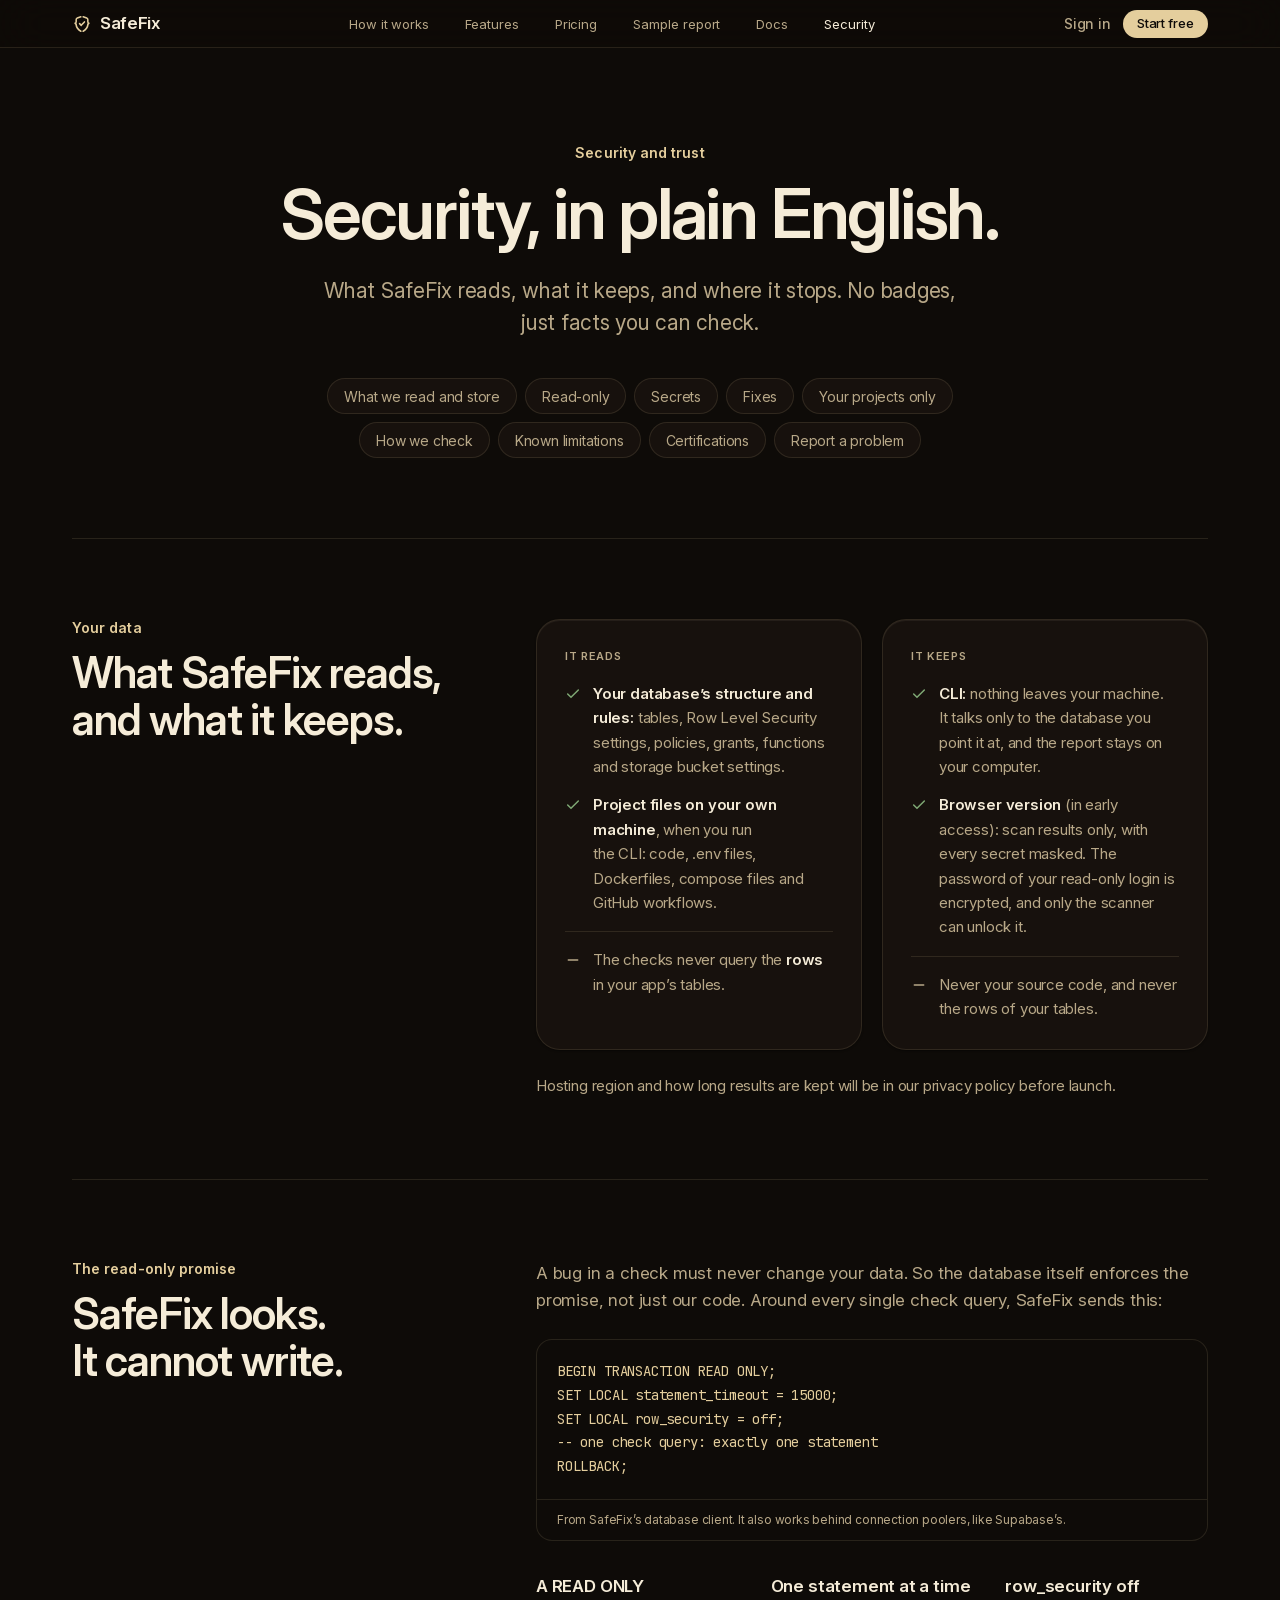
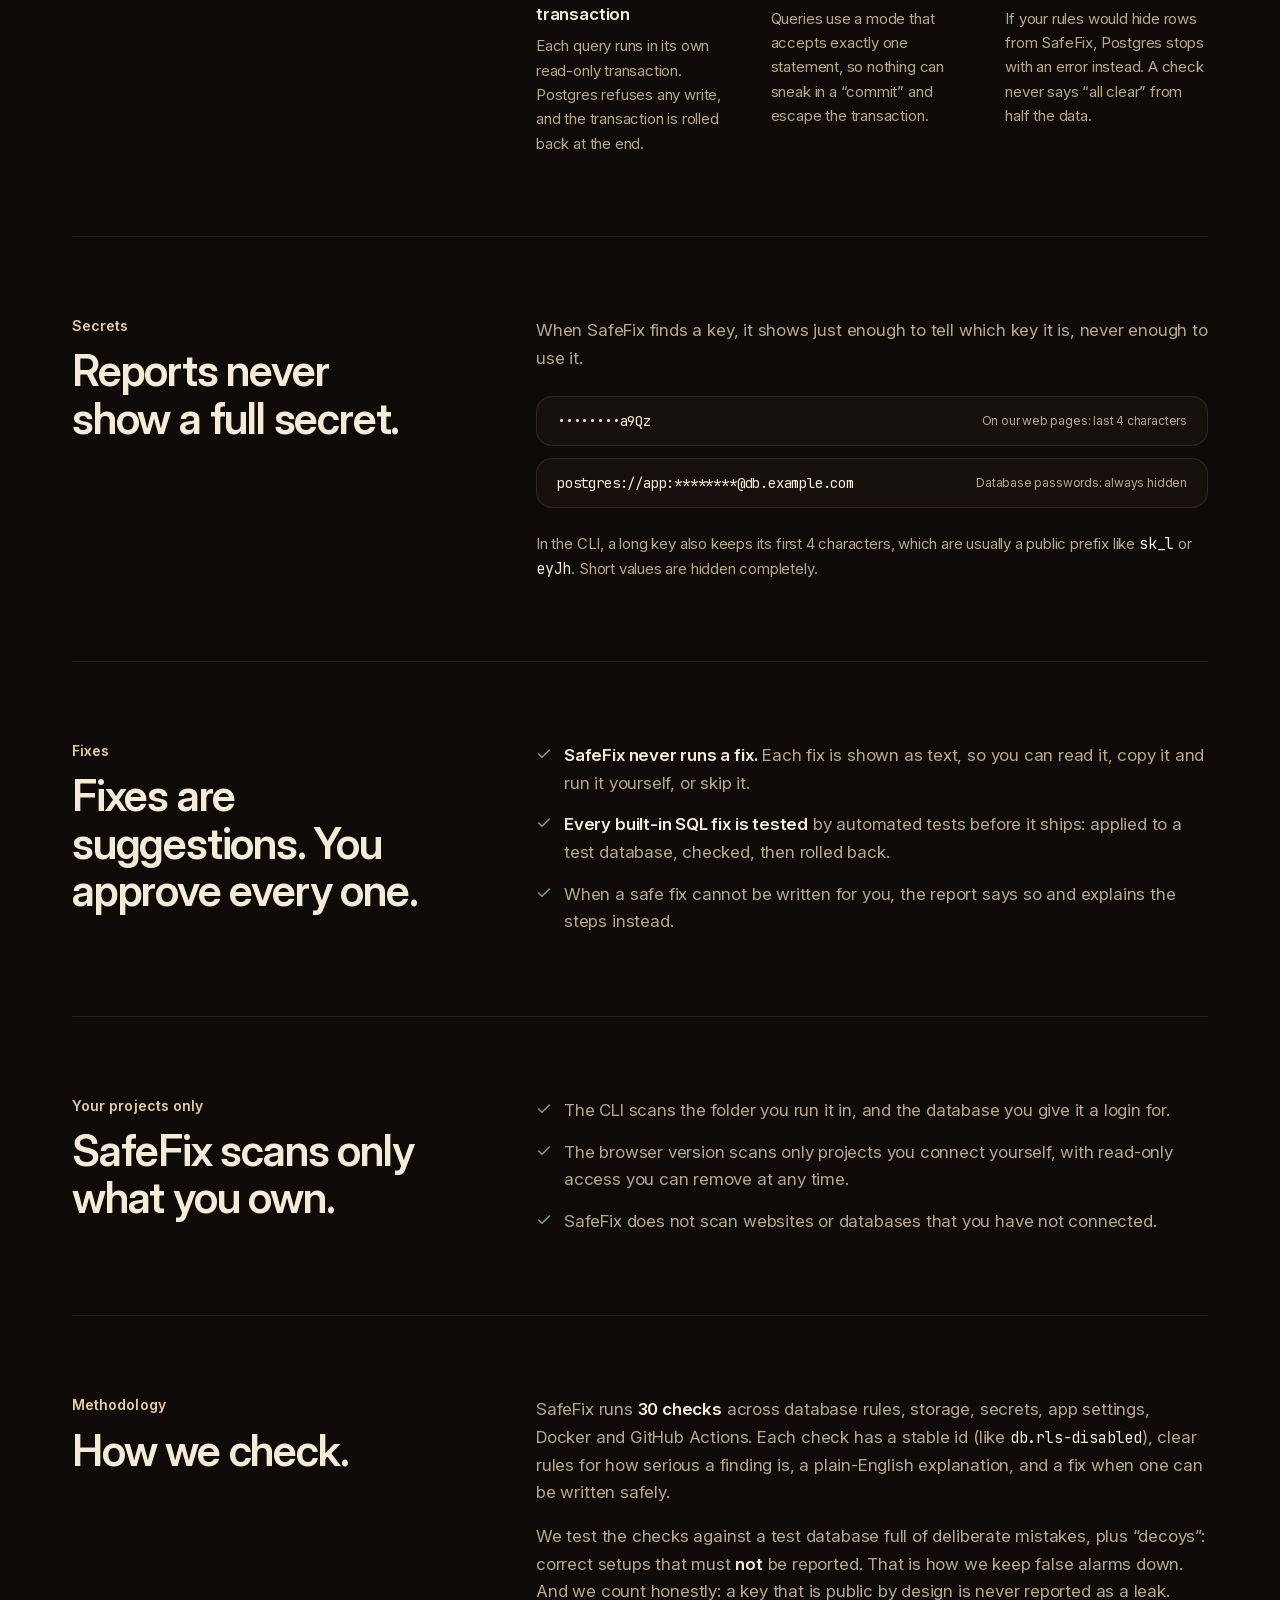
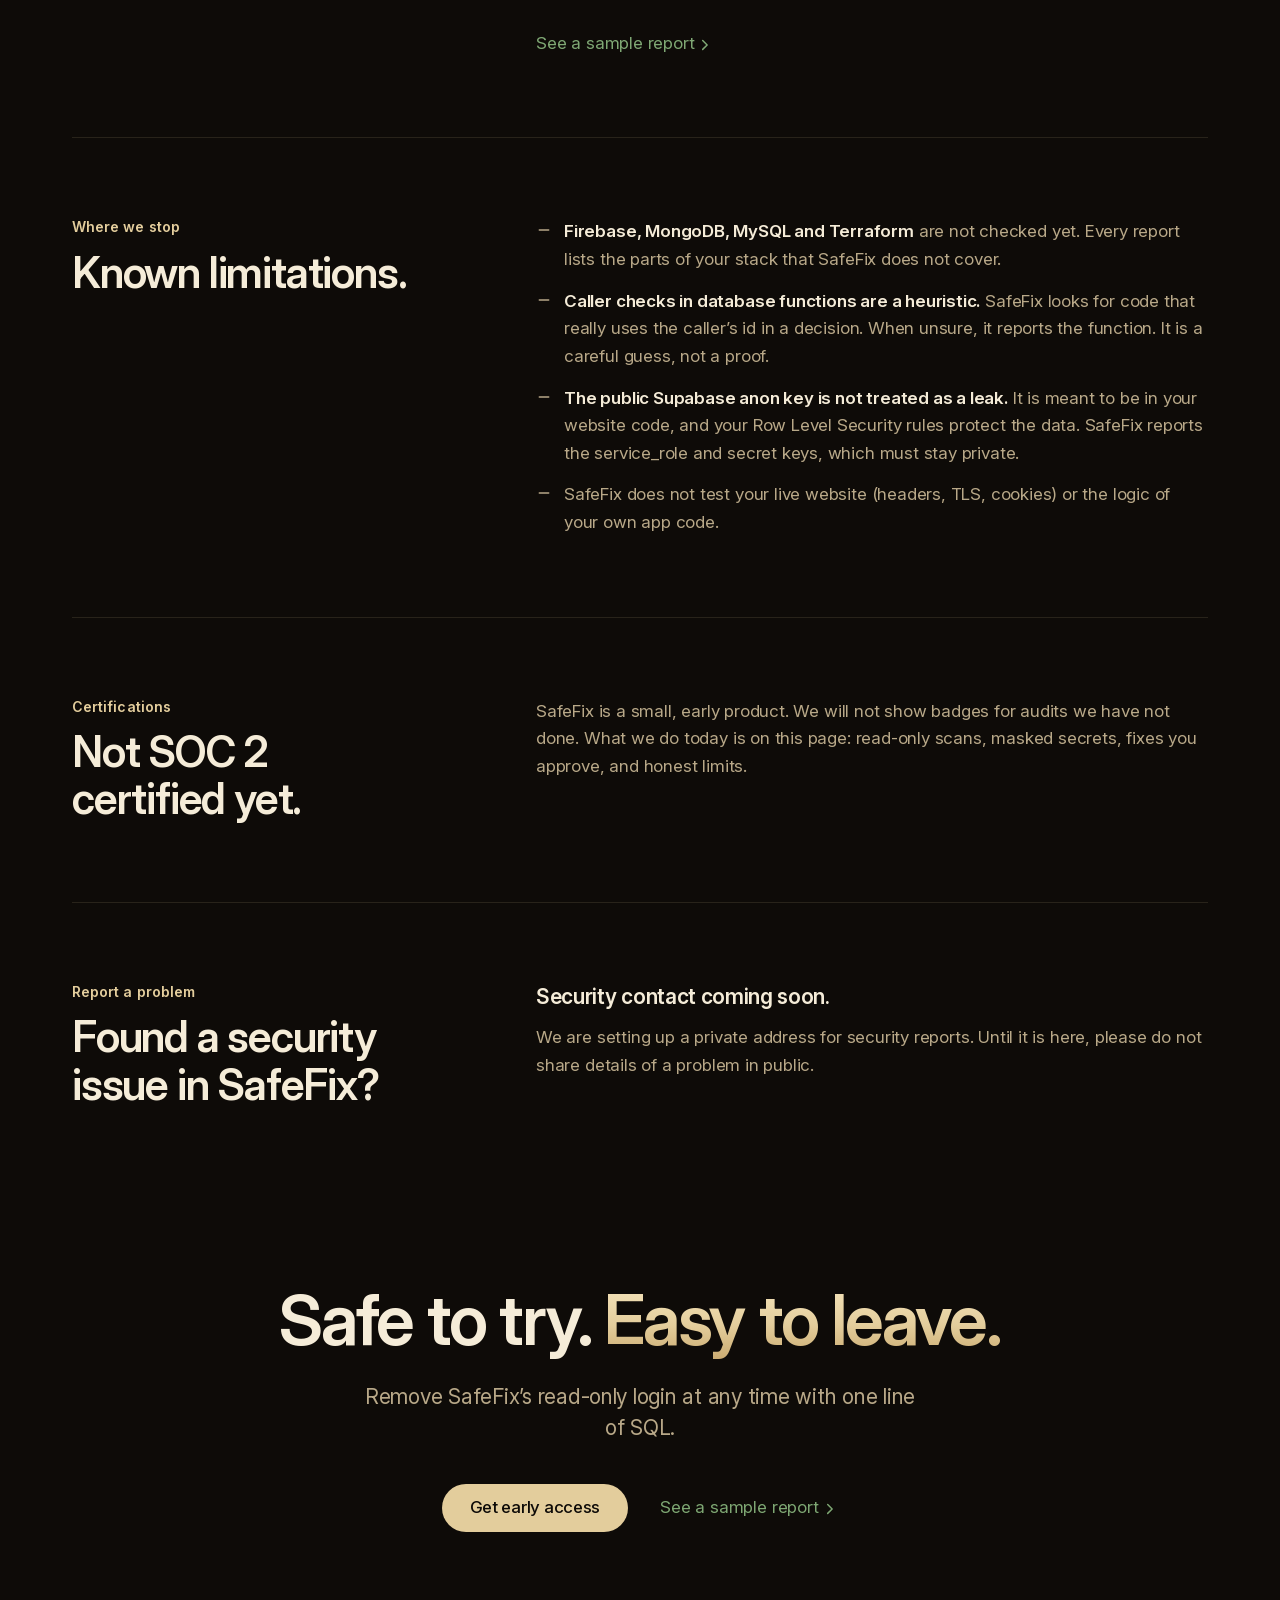
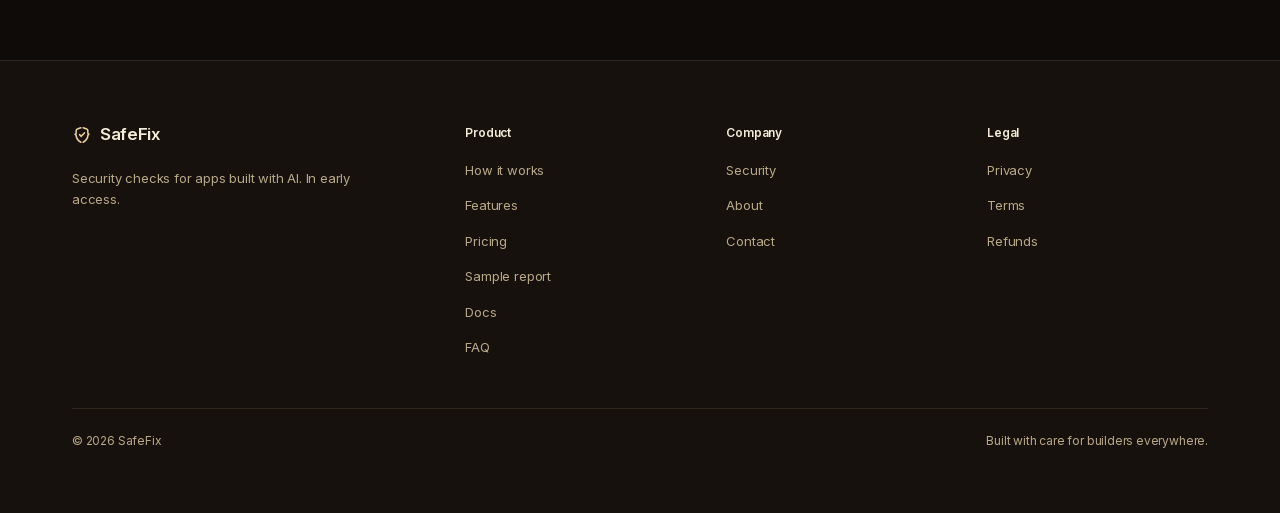
<file: security/index.html>
<!DOCTYPE html><html lang="en" class="X4se3G_variable sK0caG_variable"><head><meta charSet="utf-8"/><meta name="viewport" content="width=device-width, initial-scale=1"/><link rel="preload" href="/_next/static/media/234d9015b631dab9-s.p.33gca1im1ku45.woff2" as="font" crossorigin="" type="font/woff2"/><link rel="preload" href="/_next/static/media/70bc3e132a0a741e-s.p.3t6q91iet4nsy.woff2" as="font" crossorigin="" type="font/woff2"/><link rel="stylesheet" href="/_next/static/chunks/2uv1qgkr6tsnb.css" data-precedence="next"/><link rel="stylesheet" href="/_next/static/chunks/19rhlcx2srev9.css" data-precedence="next"/><link rel="preload" as="script" fetchPriority="low" href="/_next/static/chunks/142iie7f6i-a3.js"/><script src="/_next/static/chunks/431r17ex6rd5o.js" async=""></script><script src="/_next/static/chunks/0xno88bq1qcxt.js" async=""></script><script src="/_next/static/chunks/3y8drhs33nvo-.js" async=""></script><script src="/_next/static/chunks/turbopack-2c3mg3r-05n1w.js" async=""></script><script src="/_next/static/chunks/35qxh6ufa341d.js" async=""></script><script src="/_next/static/chunks/1iw-t5mc89hzx.js" async=""></script><script src="/_next/static/chunks/28y1dpk-r2kuz.js" async=""></script><script src="/_next/static/chunks/2p3e1-h1uonnm.js" async=""></script><script src="/_next/static/chunks/3hzm1t-lede9e.js" async=""></script><meta name="theme-color" content="#0e0b08"/><meta name="color-scheme" content="dark"/><title>Security · SafeFix</title><meta name="description" content="What SafeFix reads and stores, how scans stay read-only, how secrets are masked, and where SafeFix stops. In plain English."/><meta name="application-name" content="SafeFix"/><link rel="canonical" href="https://safefix.dev/security"/><meta name="google-site-verification" content="wOG3TIiQUVfq4Fi_FVrVJRg2JRqS-F37R9pprZZE0dc"/><meta property="og:title" content="SafeFix: Every app has secrets. We find the ones that leak."/><meta property="og:description" content="SafeFix checks apps built with AI tools like Lovable, Bolt and Cursor for security holes: open Supabase tables, leaked API keys and risky settings. It explains each one in plain English and shows you exactly how to fix it."/><meta property="og:site_name" content="SafeFix"/><meta property="og:locale" content="en_US"/><meta property="og:image" content="https://safefix.dev/opengraph-image.png"/><meta property="og:image:type" content="image/png"/><meta property="og:image:width" content="1200"/><meta property="og:image:height" content="630"/><meta property="og:image:alt" content="SafeFix: security checks for apps built with AI"/><meta property="og:type" content="website"/><meta name="twitter:card" content="summary_large_image"/><meta name="twitter:title" content="SafeFix: Every app has secrets. We find the ones that leak."/><meta name="twitter:description" content="SafeFix checks apps built with AI tools like Lovable, Bolt and Cursor for security holes: open Supabase tables, leaked API keys and risky settings. It explains each one in plain English and shows you exactly how to fix it."/><meta name="twitter:image" content="https://safefix.dev/opengraph-image.png"/><meta name="twitter:image:alt" content="SafeFix: security checks for apps built with AI"/><meta name="twitter:image:type" content="image/png"/><meta name="twitter:image:width" content="1200"/><meta name="twitter:image:height" content="630"/><link rel="icon" href="/icon.svg?icon.3jm651getlllf.svg" sizes="any" type="image/svg+xml"/><meta name="next-size-adjust" content=""/><script>document.documentElement.classList.add('js')</script><script src="/_next/static/chunks/0cz1d0mv5g_q7.js" noModule=""></script></head><body class="min-h-dvh bg-bg font-sans text-text"><div hidden=""><!--$--><!--/$--></div><div id="top"></div><a href="#main" class="sr-only z-[80] rounded-full bg-lamp px-5 py-3 text-sm font-medium text-bg focus:not-sr-only focus:fixed focus:top-2 focus:left-3">Skip to content</a><header class="sticky top-0 z-50 h-12 border-b border-line bg-bg/72 backdrop-blur-xl backdrop-saturate-150"><div class="mx-auto w-full max-w-[1200px] px-4 sm:px-6 lg:px-8 flex h-full items-center justify-between gap-6"><a href="/#top" class="-m-1 flex rounded-md p-1" aria-label="SafeFix home"><span class="inline-flex items-center gap-2 text-text"><svg viewBox="0 0 24 24" fill="none" stroke="currentColor" stroke-width="1.9" stroke-linecap="round" stroke-linejoin="round" class="size-5 shrink-0 text-lamp" aria-hidden="true"><path d="M10.6 3.3 6.4 4.85Q5 5.35 5 6.8V9.4Q5 10.9 3.7 11.25Q5 11.6 5 13.1Q5.4 17.6 10.6 20.7"></path><path d="M13.4 3.3 17.6 4.85Q19 5.35 19 6.8V9.4Q19 10.9 20.3 11.25Q19 11.6 19 13.1Q18.6 17.6 13.4 20.7"></path><path d="m9.1 11.6 2 2 3.8-4.1"></path></svg><span class="text-[17px] leading-none font-semibold tracking-[-0.02em]">SafeFix</span></span></a><nav aria-label="Main" class="hidden md:block"><ul class="flex items-center gap-7 lg:gap-9"><li><a href="/#how" class="rounded-sm text-[13px] tracking-[-0.005em] transition-colors duration-200 hover:text-text text-text-2">How it works</a></li><li><a href="/#features" class="rounded-sm text-[13px] tracking-[-0.005em] transition-colors duration-200 hover:text-text text-text-2">Features</a></li><li><a href="/pricing" class="rounded-sm text-[13px] tracking-[-0.005em] transition-colors duration-200 hover:text-text text-text-2">Pricing</a></li><li><a href="/sample-report" class="rounded-sm text-[13px] tracking-[-0.005em] transition-colors duration-200 hover:text-text text-text-2">Sample report</a></li><li><a href="/docs" class="rounded-sm text-[13px] tracking-[-0.005em] transition-colors duration-200 hover:text-text text-text-2">Docs</a></li><li><a href="/security" aria-current="page" class="rounded-sm text-[13px] tracking-[-0.005em] transition-colors duration-200 hover:text-text text-text">Security</a></li></ul></nav><div class="flex items-center gap-3"><a href="/login" class="hidden text-[14px] font-medium text-text-2 transition-colors hover:text-text sm:inline">Sign in</a><a href="/login" class="inline-flex shrink-0 items-center justify-center gap-1.5 rounded-full font-medium whitespace-nowrap transition-[background-color,color,transform] duration-200 ease-apple active:scale-[0.98] disabled:cursor-not-allowed disabled:opacity-60 motion-reduce:transition-none motion-reduce:active:scale-100 bg-lamp text-bg hover:bg-lamp-bright h-7 px-3.5 text-[13px] tracking-[-0.005em]">Start free</a><button type="button" aria-expanded="false" aria-controls="mobile-menu" aria-haspopup="dialog" class="-mr-2 inline-flex size-10 items-center justify-center rounded-full text-text hover:bg-surface-2 md:hidden"><span aria-hidden="true" class="flex w-[18px] flex-col gap-[7px]"><span class="h-px w-full bg-current"></span><span class="h-px w-full bg-current"></span></span><span class="sr-only">Open menu</span></button></div></div><dialog id="mobile-menu" data-sheet="" aria-label="Menu" class="m-0 h-dvh max-h-none w-full max-w-none bg-bg/95 p-0 text-text backdrop-blur-xl backdrop:bg-transparent"><div class="mx-auto w-full max-w-[1200px] px-4 sm:px-6 lg:px-8 flex h-12 items-center justify-between"><span class="inline-flex items-center gap-2 text-text"><svg viewBox="0 0 24 24" fill="none" stroke="currentColor" stroke-width="1.9" stroke-linecap="round" stroke-linejoin="round" class="size-5 shrink-0 text-lamp" aria-hidden="true"><path d="M10.6 3.3 6.4 4.85Q5 5.35 5 6.8V9.4Q5 10.9 3.7 11.25Q5 11.6 5 13.1Q5.4 17.6 10.6 20.7"></path><path d="M13.4 3.3 17.6 4.85Q19 5.35 19 6.8V9.4Q19 10.9 20.3 11.25Q19 11.6 19 13.1Q18.6 17.6 13.4 20.7"></path><path d="m9.1 11.6 2 2 3.8-4.1"></path></svg><span class="text-[17px] leading-none font-semibold tracking-[-0.02em]">SafeFix</span></span><button type="button" class="-mr-2 inline-flex size-10 items-center justify-center rounded-full hover:bg-surface-2"><svg xmlns="http://www.w3.org/2000/svg" width="24" height="24" viewBox="0 0 24 24" fill="none" stroke="currentColor" stroke-width="1.5" stroke-linecap="round" stroke-linejoin="round" class="lucide lucide-x size-5" aria-hidden="true"><path d="M18 6 6 18"></path><path d="m6 6 12 12"></path></svg><span class="sr-only">Close menu</span></button></div><div class="mx-auto w-full max-w-[1200px] px-4 sm:px-6 lg:px-8 pt-8 pb-10"><nav aria-label="Mobile"><ul class="flex flex-col gap-1"><li><a href="/#how" class="block rounded-md py-2.5 text-[28px] leading-tight font-semibold tracking-[-0.025em]">How it works</a></li><li><a href="/#features" class="block rounded-md py-2.5 text-[28px] leading-tight font-semibold tracking-[-0.025em]">Features</a></li><li><a href="/pricing" class="block rounded-md py-2.5 text-[28px] leading-tight font-semibold tracking-[-0.025em]">Pricing</a></li><li><a href="/sample-report" class="block rounded-md py-2.5 text-[28px] leading-tight font-semibold tracking-[-0.025em]">Sample report</a></li><li><a href="/docs" class="block rounded-md py-2.5 text-[28px] leading-tight font-semibold tracking-[-0.025em]">Docs</a></li><li><a href="/security" aria-current="page" class="block rounded-md py-2.5 text-[28px] leading-tight font-semibold tracking-[-0.025em]">Security</a></li></ul></nav><a href="/login" class="inline-flex shrink-0 items-center justify-center gap-1.5 rounded-full font-medium whitespace-nowrap transition-[background-color,color,transform] duration-200 ease-apple active:scale-[0.98] disabled:cursor-not-allowed disabled:opacity-60 motion-reduce:transition-none motion-reduce:active:scale-100 bg-lamp text-bg hover:bg-lamp-bright h-12 px-7 text-[17px] tracking-[-0.016em] mt-10 w-full">Start free</a><a href="/login" class="mt-4 block text-center text-[17px] font-medium text-text-2 hover:text-text">Sign in</a></div></dialog></header><main id="main" class="pb-24 md:pb-32"><section aria-labelledby="security-title" class="pt-16 pb-14 md:pt-24 md:pb-20"><div class="mx-auto w-full max-w-[1200px] px-4 sm:px-6 lg:px-8"><div class="mx-auto max-w-[900px] text-center"><p class="t-eyebrow text-lamp">Security and trust</p><h1 id="security-title" class="t-section mt-4 text-balance">Security, in plain English.</h1><p class="t-lead mx-auto mt-6 max-w-[640px] text-pretty text-text-2">What SafeFix reads, what it keeps, and where it stops. No badges, just facts you can check.</p><nav aria-label="On this page" class="mx-auto mt-10 max-w-[760px]"><ul class="flex flex-wrap justify-center gap-2"><li><a href="#data" class="inline-flex h-9 items-center rounded-full border border-line bg-surface-1 px-4 text-[14px] text-text-2 transition-colors duration-200 hover:border-line-strong hover:text-text">What we read and store</a></li><li><a href="#read-only" class="inline-flex h-9 items-center rounded-full border border-line bg-surface-1 px-4 text-[14px] text-text-2 transition-colors duration-200 hover:border-line-strong hover:text-text">Read-only</a></li><li><a href="#secrets" class="inline-flex h-9 items-center rounded-full border border-line bg-surface-1 px-4 text-[14px] text-text-2 transition-colors duration-200 hover:border-line-strong hover:text-text">Secrets</a></li><li><a href="#fixes" class="inline-flex h-9 items-center rounded-full border border-line bg-surface-1 px-4 text-[14px] text-text-2 transition-colors duration-200 hover:border-line-strong hover:text-text">Fixes</a></li><li><a href="#ownership" class="inline-flex h-9 items-center rounded-full border border-line bg-surface-1 px-4 text-[14px] text-text-2 transition-colors duration-200 hover:border-line-strong hover:text-text">Your projects only</a></li><li><a href="#methodology" class="inline-flex h-9 items-center rounded-full border border-line bg-surface-1 px-4 text-[14px] text-text-2 transition-colors duration-200 hover:border-line-strong hover:text-text">How we check</a></li><li><a href="#limitations" class="inline-flex h-9 items-center rounded-full border border-line bg-surface-1 px-4 text-[14px] text-text-2 transition-colors duration-200 hover:border-line-strong hover:text-text">Known limitations</a></li><li><a href="#certifications" class="inline-flex h-9 items-center rounded-full border border-line bg-surface-1 px-4 text-[14px] text-text-2 transition-colors duration-200 hover:border-line-strong hover:text-text">Certifications</a></li><li><a href="#report" class="inline-flex h-9 items-center rounded-full border border-line bg-surface-1 px-4 text-[14px] text-text-2 transition-colors duration-200 hover:border-line-strong hover:text-text">Report a problem</a></li></ul></nav></div></div></section><div class="mx-auto w-full max-w-[1200px] px-4 sm:px-6 lg:px-8 max-w-[1100px]"><section id="data" aria-labelledby="data-title" class="border-t border-line py-14 md:py-20"><div class="grid gap-6 md:grid-cols-[minmax(0,4fr)_minmax(0,7fr)] md:gap-12 lg:gap-20"><div><p class="t-eyebrow text-lamp">Your data</p><h2 id="data-title" class="mt-3 text-[clamp(1.875rem,1.4rem+1.6vw,2.75rem)] leading-[1.1] font-semibold tracking-[-0.028em] text-balance">What SafeFix reads, and what it keeps.</h2></div><div class="min-w-0 text-[17px] leading-relaxed text-pretty text-text-2 [&amp;_strong]:font-semibold [&amp;_strong]:text-text"><div class="grid gap-5 lg:grid-cols-2"><div class="card-sheen rounded-[24px] border border-line bg-surface-1 p-6 sm:p-7"><h3 class="text-[11px] font-semibold tracking-[0.06em] text-text-2 uppercase">It reads</h3><div class="mt-4 text-[15px]"><ul class="grid gap-3.5"><li class="flex gap-3"><svg xmlns="http://www.w3.org/2000/svg" width="24" height="24" viewBox="0 0 24 24" fill="none" stroke="currentColor" stroke-width="2.25" stroke-linecap="round" stroke-linejoin="round" class="lucide lucide-check mt-1 size-4 shrink-0 text-felt-bright" aria-hidden="true"><path d="M20 6 9 17l-5-5"></path></svg><span><strong>Your database’s structure and rules:</strong> tables, Row Level Security settings, policies, grants, functions and storage bucket settings.</span></li><li class="flex gap-3"><svg xmlns="http://www.w3.org/2000/svg" width="24" height="24" viewBox="0 0 24 24" fill="none" stroke="currentColor" stroke-width="2.25" stroke-linecap="round" stroke-linejoin="round" class="lucide lucide-check mt-1 size-4 shrink-0 text-felt-bright" aria-hidden="true"><path d="M20 6 9 17l-5-5"></path></svg><span><strong>Project files on your own machine</strong>, when you run the CLI: code, .env files, Dockerfiles, compose files and GitHub workflows.</span></li></ul><div class="mt-4 border-t border-line pt-4"><ul class="grid gap-3.5"><li class="flex gap-3"><svg xmlns="http://www.w3.org/2000/svg" width="24" height="24" viewBox="0 0 24 24" fill="none" stroke="currentColor" stroke-width="2.25" stroke-linecap="round" stroke-linejoin="round" class="lucide lucide-minus mt-1 size-4 shrink-0 text-text-2" aria-hidden="true"><path d="M5 12h14"></path></svg><span>The checks never query the <strong>rows</strong> in your app’s tables.</span></li></ul></div></div></div><div class="card-sheen rounded-[24px] border border-line bg-surface-1 p-6 sm:p-7"><h3 class="text-[11px] font-semibold tracking-[0.06em] text-text-2 uppercase">It keeps</h3><div class="mt-4 text-[15px]"><ul class="grid gap-3.5"><li class="flex gap-3"><svg xmlns="http://www.w3.org/2000/svg" width="24" height="24" viewBox="0 0 24 24" fill="none" stroke="currentColor" stroke-width="2.25" stroke-linecap="round" stroke-linejoin="round" class="lucide lucide-check mt-1 size-4 shrink-0 text-felt-bright" aria-hidden="true"><path d="M20 6 9 17l-5-5"></path></svg><span><strong>CLI:</strong> nothing leaves your machine. It talks only to the database you point it at, and the report stays on your computer.</span></li><li class="flex gap-3"><svg xmlns="http://www.w3.org/2000/svg" width="24" height="24" viewBox="0 0 24 24" fill="none" stroke="currentColor" stroke-width="2.25" stroke-linecap="round" stroke-linejoin="round" class="lucide lucide-check mt-1 size-4 shrink-0 text-felt-bright" aria-hidden="true"><path d="M20 6 9 17l-5-5"></path></svg><span><strong>Browser version</strong> (in early access): scan results only, with every secret masked. The password of your read-only login is encrypted, and only the scanner can unlock it.</span></li></ul><div class="mt-4 border-t border-line pt-4"><ul class="grid gap-3.5"><li class="flex gap-3"><svg xmlns="http://www.w3.org/2000/svg" width="24" height="24" viewBox="0 0 24 24" fill="none" stroke="currentColor" stroke-width="2.25" stroke-linecap="round" stroke-linejoin="round" class="lucide lucide-minus mt-1 size-4 shrink-0 text-text-2" aria-hidden="true"><path d="M5 12h14"></path></svg><span>Never your source code, and never the rows of your tables.</span></li></ul></div></div></div></div><p class="mt-6 text-[15px]">Hosting region and how long results are kept will be in our privacy policy before launch.</p></div></div></section><section id="read-only" aria-labelledby="read-only-title" class="border-t border-line py-14 md:py-20"><div class="grid gap-6 md:grid-cols-[minmax(0,4fr)_minmax(0,7fr)] md:gap-12 lg:gap-20"><div><p class="t-eyebrow text-lamp">The read-only promise</p><h2 id="read-only-title" class="mt-3 text-[clamp(1.875rem,1.4rem+1.6vw,2.75rem)] leading-[1.1] font-semibold tracking-[-0.028em] text-balance">SafeFix looks. It cannot write.</h2></div><div class="min-w-0 text-[17px] leading-relaxed text-pretty text-text-2 [&amp;_strong]:font-semibold [&amp;_strong]:text-text"><p>A bug in a check must never change your data. So the database itself enforces the promise, not just our code. Around every single check query, SafeFix sends this:</p><figure class="mt-6 overflow-hidden rounded-2xl border border-line bg-bg"><pre class="overflow-x-auto px-5 py-5 font-mono text-[13px] leading-[1.7] text-lamp sm:text-sm"><code>BEGIN TRANSACTION READ ONLY;
SET LOCAL statement_timeout = 15000;
SET LOCAL row_security = off;
-- one check query: exactly one statement
ROLLBACK;</code></pre><figcaption class="border-t border-line px-5 py-3 text-xs text-text-2">From SafeFix’s database client. It also works behind connection poolers, like Supabase’s.</figcaption></figure><dl class="mt-8 grid gap-6 sm:grid-cols-3 sm:gap-8"><div><dt class="font-semibold text-text">A READ ONLY transaction</dt><dd class="mt-1.5 text-[15px]">Each query runs in its own read-only transaction. Postgres refuses any write, and the transaction is rolled back at the end.</dd></div><div><dt class="font-semibold text-text">One statement at a time</dt><dd class="mt-1.5 text-[15px]">Queries use a mode that accepts exactly one statement, so nothing can sneak in a “commit” and escape the transaction.</dd></div><div><dt class="font-semibold text-text">row_security off</dt><dd class="mt-1.5 text-[15px]">If your rules would hide rows from SafeFix, Postgres stops with an error instead. A check never says “all clear” from half the data.</dd></div></dl></div></div></section><section id="secrets" aria-labelledby="secrets-title" class="border-t border-line py-14 md:py-20"><div class="grid gap-6 md:grid-cols-[minmax(0,4fr)_minmax(0,7fr)] md:gap-12 lg:gap-20"><div><p class="t-eyebrow text-lamp">Secrets</p><h2 id="secrets-title" class="mt-3 text-[clamp(1.875rem,1.4rem+1.6vw,2.75rem)] leading-[1.1] font-semibold tracking-[-0.028em] text-balance">Reports never show a full secret.</h2></div><div class="min-w-0 text-[17px] leading-relaxed text-pretty text-text-2 [&amp;_strong]:font-semibold [&amp;_strong]:text-text"><p>When SafeFix finds a key, it shows just enough to tell which key it is, never enough to use it.</p><div class="mt-6 grid gap-3 font-mono text-[13px] sm:text-sm"><p class="flex flex-wrap items-center justify-between gap-x-4 gap-y-1 rounded-2xl border border-line bg-surface-1 px-5 py-3.5"><span class="text-text">••••••••a9Qz</span><span class="font-sans text-xs text-text-2">On our web pages: last 4 characters</span></p><p class="flex flex-wrap items-center justify-between gap-x-4 gap-y-1 rounded-2xl border border-line bg-surface-1 px-5 py-3.5"><span class="text-text">postgres://app:********@db.example.com</span><span class="font-sans text-xs text-text-2">Database passwords: always hidden</span></p></div><p class="mt-6 text-[15px]">In the CLI, a long key also keeps its first 4 characters, which are usually a public prefix like <span class="font-mono text-text">sk_l</span> or<!-- --> <span class="font-mono text-text">eyJh</span>. Short values are hidden completely.</p></div></div></section><section id="fixes" aria-labelledby="fixes-title" class="border-t border-line py-14 md:py-20"><div class="grid gap-6 md:grid-cols-[minmax(0,4fr)_minmax(0,7fr)] md:gap-12 lg:gap-20"><div><p class="t-eyebrow text-lamp">Fixes</p><h2 id="fixes-title" class="mt-3 text-[clamp(1.875rem,1.4rem+1.6vw,2.75rem)] leading-[1.1] font-semibold tracking-[-0.028em] text-balance">Fixes are suggestions. You approve every one.</h2></div><div class="min-w-0 text-[17px] leading-relaxed text-pretty text-text-2 [&amp;_strong]:font-semibold [&amp;_strong]:text-text"><ul class="grid gap-3.5"><li class="flex gap-3"><svg xmlns="http://www.w3.org/2000/svg" width="24" height="24" viewBox="0 0 24 24" fill="none" stroke="currentColor" stroke-width="2.25" stroke-linecap="round" stroke-linejoin="round" class="lucide lucide-check mt-1 size-4 shrink-0 text-felt-bright" aria-hidden="true"><path d="M20 6 9 17l-5-5"></path></svg><span><strong>SafeFix never runs a fix.</strong> Each fix is shown as text, so you can read it, copy it and run it yourself, or skip it.</span></li><li class="flex gap-3"><svg xmlns="http://www.w3.org/2000/svg" width="24" height="24" viewBox="0 0 24 24" fill="none" stroke="currentColor" stroke-width="2.25" stroke-linecap="round" stroke-linejoin="round" class="lucide lucide-check mt-1 size-4 shrink-0 text-felt-bright" aria-hidden="true"><path d="M20 6 9 17l-5-5"></path></svg><span><strong>Every built-in SQL fix is tested</strong> by automated tests before it ships: applied to a test database, checked, then rolled back.</span></li><li class="flex gap-3"><svg xmlns="http://www.w3.org/2000/svg" width="24" height="24" viewBox="0 0 24 24" fill="none" stroke="currentColor" stroke-width="2.25" stroke-linecap="round" stroke-linejoin="round" class="lucide lucide-check mt-1 size-4 shrink-0 text-felt-bright" aria-hidden="true"><path d="M20 6 9 17l-5-5"></path></svg><span>When a safe fix cannot be written for you, the report says so and explains the steps instead.</span></li></ul></div></div></section><section id="ownership" aria-labelledby="ownership-title" class="border-t border-line py-14 md:py-20"><div class="grid gap-6 md:grid-cols-[minmax(0,4fr)_minmax(0,7fr)] md:gap-12 lg:gap-20"><div><p class="t-eyebrow text-lamp">Your projects only</p><h2 id="ownership-title" class="mt-3 text-[clamp(1.875rem,1.4rem+1.6vw,2.75rem)] leading-[1.1] font-semibold tracking-[-0.028em] text-balance">SafeFix scans only what you own.</h2></div><div class="min-w-0 text-[17px] leading-relaxed text-pretty text-text-2 [&amp;_strong]:font-semibold [&amp;_strong]:text-text"><ul class="grid gap-3.5"><li class="flex gap-3"><svg xmlns="http://www.w3.org/2000/svg" width="24" height="24" viewBox="0 0 24 24" fill="none" stroke="currentColor" stroke-width="2.25" stroke-linecap="round" stroke-linejoin="round" class="lucide lucide-check mt-1 size-4 shrink-0 text-felt-bright" aria-hidden="true"><path d="M20 6 9 17l-5-5"></path></svg><span>The CLI scans the folder you run it in, and the database you give it a login for.</span></li><li class="flex gap-3"><svg xmlns="http://www.w3.org/2000/svg" width="24" height="24" viewBox="0 0 24 24" fill="none" stroke="currentColor" stroke-width="2.25" stroke-linecap="round" stroke-linejoin="round" class="lucide lucide-check mt-1 size-4 shrink-0 text-felt-bright" aria-hidden="true"><path d="M20 6 9 17l-5-5"></path></svg><span>The browser version scans only projects you connect yourself, with read-only access you can remove at any time.</span></li><li class="flex gap-3"><svg xmlns="http://www.w3.org/2000/svg" width="24" height="24" viewBox="0 0 24 24" fill="none" stroke="currentColor" stroke-width="2.25" stroke-linecap="round" stroke-linejoin="round" class="lucide lucide-check mt-1 size-4 shrink-0 text-felt-bright" aria-hidden="true"><path d="M20 6 9 17l-5-5"></path></svg><span>SafeFix does not scan websites or databases that you have not connected.</span></li></ul></div></div></section><section id="methodology" aria-labelledby="methodology-title" class="border-t border-line py-14 md:py-20"><div class="grid gap-6 md:grid-cols-[minmax(0,4fr)_minmax(0,7fr)] md:gap-12 lg:gap-20"><div><p class="t-eyebrow text-lamp">Methodology</p><h2 id="methodology-title" class="mt-3 text-[clamp(1.875rem,1.4rem+1.6vw,2.75rem)] leading-[1.1] font-semibold tracking-[-0.028em] text-balance">How we check.</h2></div><div class="min-w-0 text-[17px] leading-relaxed text-pretty text-text-2 [&amp;_strong]:font-semibold [&amp;_strong]:text-text"><p>SafeFix runs <strong>30 checks</strong> across database rules, storage, secrets, app settings, Docker and GitHub Actions. Each check has a stable id (like<!-- --> <span class="font-mono text-[15px] text-text">db.rls-disabled</span>), clear rules for how serious a finding is, a plain-English explanation, and a fix when one can be written safely.</p><p class="mt-4">We test the checks against a test database full of deliberate mistakes, plus “decoys”: correct setups that must <strong>not</strong> be reported. That is how we keep false alarms down. And we count honestly: a key that is public by design is never reported as a leak.</p><p class="mt-6"><a class="group inline-flex items-center gap-0.5 rounded-sm text-felt-bright hover:underline hover:underline-offset-4 text-[17px]" href="/sample-report">See a sample report<svg xmlns="http://www.w3.org/2000/svg" width="24" height="24" viewBox="0 0 24 24" fill="none" stroke="currentColor" stroke-width="2" stroke-linecap="round" stroke-linejoin="round" class="lucide lucide-chevron-right size-[1.05em] translate-y-px transition-transform duration-200 group-hover:translate-x-0.5 motion-reduce:transition-none" aria-hidden="true"><path d="m9 18 6-6-6-6"></path></svg></a></p></div></div></section><section id="limitations" aria-labelledby="limitations-title" class="border-t border-line py-14 md:py-20"><div class="grid gap-6 md:grid-cols-[minmax(0,4fr)_minmax(0,7fr)] md:gap-12 lg:gap-20"><div><p class="t-eyebrow text-lamp">Where we stop</p><h2 id="limitations-title" class="mt-3 text-[clamp(1.875rem,1.4rem+1.6vw,2.75rem)] leading-[1.1] font-semibold tracking-[-0.028em] text-balance">Known limitations.</h2></div><div class="min-w-0 text-[17px] leading-relaxed text-pretty text-text-2 [&amp;_strong]:font-semibold [&amp;_strong]:text-text"><ul class="grid gap-3.5"><li class="flex gap-3"><svg xmlns="http://www.w3.org/2000/svg" width="24" height="24" viewBox="0 0 24 24" fill="none" stroke="currentColor" stroke-width="2.25" stroke-linecap="round" stroke-linejoin="round" class="lucide lucide-minus mt-1 size-4 shrink-0 text-text-2" aria-hidden="true"><path d="M5 12h14"></path></svg><span><strong>Firebase, MongoDB, MySQL and Terraform</strong> are not checked yet. Every report lists the parts of your stack that SafeFix does not cover.</span></li><li class="flex gap-3"><svg xmlns="http://www.w3.org/2000/svg" width="24" height="24" viewBox="0 0 24 24" fill="none" stroke="currentColor" stroke-width="2.25" stroke-linecap="round" stroke-linejoin="round" class="lucide lucide-minus mt-1 size-4 shrink-0 text-text-2" aria-hidden="true"><path d="M5 12h14"></path></svg><span><strong>Caller checks in database functions are a heuristic.</strong> SafeFix looks for code that really uses the caller’s id in a decision. When unsure, it reports the function. It is a careful guess, not a proof.</span></li><li class="flex gap-3"><svg xmlns="http://www.w3.org/2000/svg" width="24" height="24" viewBox="0 0 24 24" fill="none" stroke="currentColor" stroke-width="2.25" stroke-linecap="round" stroke-linejoin="round" class="lucide lucide-minus mt-1 size-4 shrink-0 text-text-2" aria-hidden="true"><path d="M5 12h14"></path></svg><span><strong>The public Supabase anon key is not treated as a leak.</strong> It is meant to be in your website code, and your Row Level Security rules protect the data. SafeFix reports the service_role and secret keys, which must stay private.</span></li><li class="flex gap-3"><svg xmlns="http://www.w3.org/2000/svg" width="24" height="24" viewBox="0 0 24 24" fill="none" stroke="currentColor" stroke-width="2.25" stroke-linecap="round" stroke-linejoin="round" class="lucide lucide-minus mt-1 size-4 shrink-0 text-text-2" aria-hidden="true"><path d="M5 12h14"></path></svg><span>SafeFix does not test your live website (headers, TLS, cookies) or the logic of your own app code.</span></li></ul></div></div></section><section id="certifications" aria-labelledby="certifications-title" class="border-t border-line py-14 md:py-20"><div class="grid gap-6 md:grid-cols-[minmax(0,4fr)_minmax(0,7fr)] md:gap-12 lg:gap-20"><div><p class="t-eyebrow text-lamp">Certifications</p><h2 id="certifications-title" class="mt-3 text-[clamp(1.875rem,1.4rem+1.6vw,2.75rem)] leading-[1.1] font-semibold tracking-[-0.028em] text-balance">Not SOC 2 certified yet.</h2></div><div class="min-w-0 text-[17px] leading-relaxed text-pretty text-text-2 [&amp;_strong]:font-semibold [&amp;_strong]:text-text"><p>SafeFix is a small, early product. We will not show badges for audits we have not done. What we do today is on this page: read-only scans, masked secrets, fixes you approve, and honest limits.</p></div></div></section><section id="report" aria-labelledby="report-title" class="border-t border-line py-14 md:py-20"><div class="grid gap-6 md:grid-cols-[minmax(0,4fr)_minmax(0,7fr)] md:gap-12 lg:gap-20"><div><p class="t-eyebrow text-lamp">Report a problem</p><h2 id="report-title" class="mt-3 text-[clamp(1.875rem,1.4rem+1.6vw,2.75rem)] leading-[1.1] font-semibold tracking-[-0.028em] text-balance">Found a security issue in SafeFix?</h2></div><div class="min-w-0 text-[17px] leading-relaxed text-pretty text-text-2 [&amp;_strong]:font-semibold [&amp;_strong]:text-text"><p class="text-[21px] leading-snug font-semibold tracking-[-0.015em] text-text">Security contact coming soon.</p><p class="mt-3">We are setting up a private address for security reports. Until it is here, please do not share details of a problem in public.</p></div></div></section></div><section aria-labelledby="security-cta-title" class="pt-16 md:pt-24"><div class="mx-auto w-full max-w-[1200px] px-4 sm:px-6 lg:px-8"><div class="mx-auto max-w-[760px] text-center"><h2 id="security-cta-title" class="t-section text-balance">Safe to try. <span class="text-gradient-lamp">Easy to leave.</span></h2><p class="t-lead mx-auto mt-6 max-w-[560px] text-pretty text-text-2">Remove SafeFix’s read-only login at any time with one line of SQL.</p><div class="mt-10 flex flex-wrap items-center justify-center gap-x-8 gap-y-4"><a class="inline-flex shrink-0 items-center justify-center gap-1.5 rounded-full font-medium whitespace-nowrap transition-[background-color,color,transform] duration-200 ease-apple active:scale-[0.98] disabled:cursor-not-allowed disabled:opacity-60 motion-reduce:transition-none motion-reduce:active:scale-100 bg-lamp text-bg hover:bg-lamp-bright h-12 px-7 text-[17px] tracking-[-0.016em]" href="/#get-started">Get early access</a><a class="group inline-flex items-center gap-0.5 rounded-sm text-felt-bright hover:underline hover:underline-offset-4 text-[17px]" href="/sample-report">See a sample report<svg xmlns="http://www.w3.org/2000/svg" width="24" height="24" viewBox="0 0 24 24" fill="none" stroke="currentColor" stroke-width="2" stroke-linecap="round" stroke-linejoin="round" class="lucide lucide-chevron-right size-[1.05em] translate-y-px transition-transform duration-200 group-hover:translate-x-0.5 motion-reduce:transition-none" aria-hidden="true"><path d="m9 18 6-6-6-6"></path></svg></a></div></div></div></section></main><!--$--><!--/$--><footer class="border-t border-line bg-surface-1 text-text-2"><h2 class="sr-only">Site links</h2><div class="mx-auto w-full max-w-[1200px] px-4 sm:px-6 lg:px-8 py-14 md:py-16"><div class="grid gap-10 md:grid-cols-[minmax(0,1.6fr)_repeat(3,minmax(0,1fr))]"><div><span class="inline-flex items-center gap-2 text-text"><svg viewBox="0 0 24 24" fill="none" stroke="currentColor" stroke-width="1.9" stroke-linecap="round" stroke-linejoin="round" class="size-5 shrink-0 text-lamp" aria-hidden="true"><path d="M10.6 3.3 6.4 4.85Q5 5.35 5 6.8V9.4Q5 10.9 3.7 11.25Q5 11.6 5 13.1Q5.4 17.6 10.6 20.7"></path><path d="M13.4 3.3 17.6 4.85Q19 5.35 19 6.8V9.4Q19 10.9 20.3 11.25Q19 11.6 19 13.1Q18.6 17.6 13.4 20.7"></path><path d="m9.1 11.6 2 2 3.8-4.1"></path></svg><span class="text-[17px] leading-none font-semibold tracking-[-0.02em]">SafeFix</span></span><p class="mt-4 max-w-xs text-[13px] leading-relaxed">Security checks for apps built with AI. In early access.</p></div><nav aria-labelledby="footer-product"><h3 id="footer-product" class="text-xs font-semibold text-text">Product</h3><ul class="mt-4 space-y-2.5"><li><a href="/#how" class="rounded-sm text-[13px] transition-colors duration-200 hover:text-text">How it works</a></li><li><a href="/#features" class="rounded-sm text-[13px] transition-colors duration-200 hover:text-text">Features</a></li><li><a href="/pricing" class="rounded-sm text-[13px] transition-colors duration-200 hover:text-text">Pricing</a></li><li><a href="/sample-report" class="rounded-sm text-[13px] transition-colors duration-200 hover:text-text">Sample report</a></li><li><a href="/docs" class="rounded-sm text-[13px] transition-colors duration-200 hover:text-text">Docs</a></li><li><a href="/#faq" class="rounded-sm text-[13px] transition-colors duration-200 hover:text-text">FAQ</a></li></ul></nav><nav aria-labelledby="footer-company"><h3 id="footer-company" class="text-xs font-semibold text-text">Company</h3><ul class="mt-4 space-y-2.5"><li><a href="/security" class="rounded-sm text-[13px] transition-colors duration-200 hover:text-text">Security</a></li><li><a href="#" class="rounded-sm text-[13px] transition-colors duration-200 hover:text-text">About</a></li><li><a href="#" class="rounded-sm text-[13px] transition-colors duration-200 hover:text-text">Contact</a></li></ul></nav><nav aria-labelledby="footer-legal"><h3 id="footer-legal" class="text-xs font-semibold text-text">Legal</h3><ul class="mt-4 space-y-2.5"><li><a href="/privacy" class="rounded-sm text-[13px] transition-colors duration-200 hover:text-text">Privacy</a></li><li><a href="/terms" class="rounded-sm text-[13px] transition-colors duration-200 hover:text-text">Terms</a></li><li><a href="/refund" class="rounded-sm text-[13px] transition-colors duration-200 hover:text-text">Refunds</a></li></ul></nav></div><div class="mt-12 flex flex-col gap-2 border-t border-line pt-6 text-xs sm:flex-row sm:justify-between"><p>© 2026 SafeFix</p><p>Built with care for builders everywhere.</p></div></div></footer><script defer="" src="https://static.cloudflareinsights.com/beacon.min.js" data-cf-beacon="{&quot;token&quot;:&quot;ed209b5799364fb48f7a905e5227cea5&quot;}"></script><script id="_R_">(globalThis["TURBOPACK"] || (globalThis["TURBOPACK"] = [])).push({"otherChunks":["static/chunks/142iie7f6i-a3.js","static/chunks/431r17ex6rd5o.js","static/chunks/0xno88bq1qcxt.js","static/chunks/3y8drhs33nvo-.js"],"runtimeModuleIds":[78478]});</script><script src="/_next/static/chunks/142iie7f6i-a3.js" async=""></script><script>(self.__next_f=self.__next_f||[]).push([0])</script><script>self.__next_f.push([1,"1:\"$Sreact.fragment\"\n2:\"/_next/static/chunks/35qxh6ufa341d.js\"\n3:I[32631,[\"$2\"],\"default\"]\n4:I[62397,[\"$2\"],\"default\"]\n6:\"/_next/static/chunks/1iw-t5mc89hzx.js\"\n7:\"/_next/static/chunks/28y1dpk-r2kuz.js\"\n8:\"/_next/static/chunks/2p3e1-h1uonnm.js\"\n9:I[89666,[\"$6\",\"$7\",\"$8\"],\"SmoothScroll\"]\na:I[6620,[\"$6\",\"$7\",\"$8\"],\"Nav\"]\n15:\"ViewportBoundary\"\n16:I[21261,[\"$2\"],\"$15\"]\n18:\"MetadataBoundary\"\n19:I[21261,[\"$2\"],\"$18\"]\n1a:\"$Sreact.suspense\"\n1c:I[19451,[],\"default\",1]\n:HL[\"/_next/static/chunks/2uv1qgkr6tsnb.css\",\"style\"]\n:HL[\"/_next/static/chunks/19rhlcx2srev9.css\",\"style\"]\n:HL[\"/_next/static/media/234d9015b631dab9-s.p.33gca1im1ku45.woff2\",\"font\",{\"crossOrigin\":\"\",\"type\":\"font/woff2\"}]\n:HL[\"/_next/static/media/70bc3e132a0a741e-s.p.3t6q91iet4nsy.woff2\",\"font\",{\"crossOrigin\":\"\",\"type\":\"font/woff2\"}]\n12:X\n13:[[\"children\",{\"s\":\"__PAGE__\",\"h\":512,\"d\":{\"r\":\"$L14\",\"p\":false,\"v\":null}}]]\n10:[[\"children\",{\"s\":\"security\",\"h\":512,\"d\":{\"r\":\"$L11\",\"p\":false,\"v\":\"$12\"},\"c\":\"$Q13\"}]]\n5:[[\"children\",{\"s\":\"(marketing)\",\"h\":512,\"d\":{\"r\":[\"$\",\"$1\",\"c\",{\"children\":[[[\"$\",\"link\",\"0\",{\"rel\":\"stylesheet\",\"href\":\"/_next/static/chunks/19rhlcx2srev9.css\",\"precedence\":\"next\",\"crossOrigin\":\"$undefined\",\"nonce\":\"$undefined\"}],[\"$\",\"script\",\"script-0\",{\"src\":\"/_next/static/chunks/1iw-t5mc89hzx.js\",\"async\":true,\"nonce\":\"$undefined\"}],[\"$\",\"script\",\"script-1\",{\"src\":\"/_next/static/chunks/28y1dpk-r2kuz.js\",\"async\":true,\"nonce\":\"$undefined\"}],[\"$\",\"script\",\"script-2\",{\"src\":\"/_next/static/chunks/2p3e1-h1uonnm.js\",\"async\":true,\"nonce\":\"$undefined\"}]],[[\"$\",\"$L9\",null,{}],[\"$\",\"div\",null,{\"id\":\"top\"}],[\"$\",\"a\",null,{\"href\":\"#main\",\"className\":\"sr-only z-[80] rounded-full bg-lamp px-5 py-3 text-sm font-medium text-bg focus:not-sr-only focus:fixed focus:top-2 focus:left-3\",\"children\":\"Skip to content\"}],[\"$\",\"$La\",null,{}],[\"$\",\"$L3\",null,{\"parallelRouterKey\":\"children\",\"error\":\"$undefined\",\"errorStyles\":\"$undefined\",\"errorScripts\":\"$undefined\",\"template\":[\"$\",\"$L4\",null,{}],\"templateStyles\":\"$undefined\",\"templateScripts\":\"$undefined\",\"notFound\":[[\"$\",\"main\",null,{\"className\":\"relative isolate flex min-h-dvh flex-col overflow-clip bg-bg\",\"children\":[[\"$\",\"div\",null,{\"aria-hidden\":\"true\",\"className\":\"absolute top-[-20%] left-1/2 -z-10 h-[70vh] w-[min(120vw,1100px)] -translate-x-1/2 rounded-full bg-[radial-gradient(closest-side,rgb(228_206_157/0.14),rgb(228_206_157/0.04)_55%,transparent)]\"}],\"$Lb\",\"$Lc\"]}],[]],\"forbidden\":\"$undefined\",\"unauthorized\":\"$undefined\"}],\"$Ld\",\"$Le\",\"$Lf\"]]}],\"p\":false,\"v\":null},\"c\":\"$Q10\"}]]\n0:{\"P\":null,\"c\":[\"\",\"security\"],\"q\":\"\",\"i\":false,\"t\":{\"t\":{\"s\":\"\",\"h\":528,\"d\":{\"r\":[\"$\",\"$1\",\"c\",{\"children\":[[[\"$\",\"link\",\"0\",{\"rel\":\"stylesheet\",\"href\":\"/_next/static/chunks/2uv1qgkr6tsnb.css\",\"precedence\":\"next\",\"crossOrigin\":\"$undefined\",\"nonce\":\"$undefined\"}]],[\"$\",\"html\",null,{\"lang\":\"en\",\"className\":\"X4se3G_variable sK0caG_variable\",\"suppressHydrationWarning\":true,\"children\":[[\"$\",\"head\",null,{\"children\":[\"$\",\"script\",null,{\"dangerouslySetInnerHTML\":{\"__html\":\"document.documentElement.classList.add('js')\"}}]}],[\"$\",\"body\",null,{\"className\":\"min-h-dvh bg-bg font-sans text-text\",\"children\":[\"$\",\"$L3\",null,{\"parallelRouterKey\":\"children\",\"error\":\"$undefined\",\"errorStyles\":\"$undefined\",\"errorScripts\":\"$undefined\",\"template\":[\"$\",\"$L4\",null,{}],\"templateStyles\":\"$undefined\",\"templateScripts\":\"$undefined\",\"notFound\":[[\"$\",\"main\",null,{\"className\":\"relative isolate flex min-h-dvh flex-col overflow-clip bg-bg\",\"children\":[[\"$\",\"div\",null,{\"aria-hidden\":\"true\",\"className\":\"absolute top-[-20%] left-1/2 -z-10 h-[70vh] w-[min(120vw,1100px)] -translate-x-1/2 rounded-full bg-[radial-gradient(closest-side,rgb(228_206_157/0.14),rgb(228_206_157/0.04)_55%,transparent)]\"}],[\"$\",\"div\",null,{\"className\":\"mx-auto w-full max-w-[1200px] px-4 sm:px-6 lg:px-8 flex h-12 items-center\",\"children\":[\"$\",\"a\",null,{\"href\":\"/\",\"className\":\"-m-1 flex rounded-md p-1\",\"aria-label\":\"SafeFix home\",\"children\":[\"$\",\"span\",null,{\"className\":\"inline-flex items-center gap-2 text-text\",\"children\":[[\"$\",\"svg\",null,{\"viewBox\":\"0 0 24 24\",\"fill\":\"none\",\"stroke\":\"currentColor\",\"strokeWidth\":\"1.9\",\"strokeLinecap\":\"round\",\"strokeLinejoin\":\"round\",\"className\":\"size-5 shrink-0 text-lamp\",\"role\":\"$undefined\",\"aria-hidden\":true,\"aria-label\":\"$undefined\",\"children\":[null,[\"$\",\"path\",null,{\"d\":\"M10.6 3.3 6.4 4.85Q5 5.35 5 6.8V9.4Q5 10.9 3.7 11.25Q5 11.6 5 13.1Q5.4 17.6 10.6 20.7\"}],[\"$\",\"path\",null,{\"d\":\"M13.4 3.3 17.6 4.85Q19 5.35 19 6.8V9.4Q19 10.9 20.3 11.25Q19 11.6 19 13.1Q18.6 17.6 13.4 20.7\"}],[\"$\",\"path\",null,{\"d\":\"m9.1 11.6 2 2 3.8-4.1\"}]]}],[\"$\",\"span\",null,{\"className\":\"text-[17px] leading-none font-semibold tracking-[-0.02em]\",\"children\":\"SafeFix\"}]]}]}]}],[\"$\",\"div\",null,{\"className\":\"mx-auto flex w-full max-w-[820px] flex-1 flex-col items-center justify-center px-4 pb-24 text-center\",\"children\":[[\"$\",\"p\",null,{\"className\":\"t-eyebrow text-lamp\",\"children\":\"Error 404\"}],[\"$\",\"h1\",null,{\"className\":\"t-section mt-4 text-balance\",\"children\":\"This page is missing.\"}],[\"$\",\"p\",null,{\"className\":\"t-lead mt-6 max-w-[520px] text-pretty text-text-2\",\"children\":\"The link may be broken, or the page may have moved. Everything else is right where you left it.\"}],[\"$\",\"a\",null,{\"className\":\"inline-flex shrink-0 items-center justify-center gap-1.5 rounded-full font-medium whitespace-nowrap transition-[background-color,color,transform] duration-200 ease-apple active:scale-[0.98] disabled:cursor-not-allowed disabled:opacity-60 motion-reduce:transition-none motion-reduce:active:scale-100 bg-lamp text-bg hover:bg-lamp-bright h-12 px-7 text-[17px] tracking-[-0.016em] mt-10\",\"href\":\"/\",\"children\":\"Back to the home page\"}]]}]]}],[]],\"forbidden\":\"$undefined\",\"unauthorized\":\"$undefined\"}]}]]}]]}],\"p\":false,\"v\":null},\"c\":\"$Q5\"},\"h\":{\"r\":[\"$\",\"$1\",\"h\",{\"children\":[null,[\"$\",\"$L16\",null,{\"children\":\"$L17\"}],[\"$\",\"$L19\",null,{\"children\":[[\"$\",\"div\",null,{\"hidden\":true,\"children\":[\"$\",\"$1a\",null,{\"name\":\"Next.Metadata\",\"children\":\"$L1b\"}]}],null]}],[\"$\",\"meta\",null,{\"name\":\"next-size-adjust\",\"content\":\"\"}]]}],\"p\":false,\"v\":null}},\"m\":\"$undefined\",\"G\":[\"$1c\",[[\"$\",\"link\",\"0\",{\"rel\":\"stylesheet\",\"href\":\"/_next/static/chunks/2uv1qgkr6tsnb.css\",\"precedence\":\"next\",\"crossOrigin\":\"$undefined\",\"nonce\":\"$undefined\"}]]],\"S\":true,\"r\":\"$undefined\",\"s\":\"$undefined\",\"a\":\"$undefined\",\"l\":\"$undefined\",\"p\":\"$undefined\",\"d\":\"$undefined\",\"b\":\"IlBfaymkSn_qZSqzUD43N\"}\n1d:I[61141,[\"$6\",\"$7\",\"$8\"],\"Footer\"]\n1e:I[32685,[\"$6\",\"$7\",\"$8\"],\"ScrollRefresh\"]\n1f:\"/_next/static/chunks/3hzm1t-lede9e.js\"\n20:I[23218,[\"$6\",\"$7\",\"$8\",\"$1f\"],\"Reveal\"]\nb:[\"$\",\"div\",null,{\"className\":\"mx-auto w-full max-w-[1200px] px-4 sm:px-6 lg:px-8 flex h-12 items-center\",\"children\":[\"$\",\"a\",null,{\"href\":\"/\",\"className\":\"-m-1 flex rounded-md p-1\",\"aria-label\":\"SafeFix home\",\"children\":[\"$\",\"span\",null,{\"className\":\"inline-flex items-center gap-2 text-text\",\"children\":[[\"$\",\"svg\",null,{\"viewBox\":\"0 0 24 24\",\"fill\":\"none\",\"stroke\":\"currentColor\",\"strokeWidth\":\"1.9\",\"strokeLinecap\":\"round\",\"strokeLinejoin\":\"round\",\"className\":\"size-5 shrink-0 text-lamp\",\"role\":\"$undefined\",\"aria-hidden\":true,\"aria-label\":\"$undefined\",\"children\":[null,[\"$\",\"path\",null,{\"d\":\"M10.6 3.3 6.4 4.85Q5 5.35 5 6.8V9.4Q5 10.9 3.7 11.25Q5 11.6 5 13.1Q5.4 17.6 10.6 20.7\"}],[\"$\",\"path\",null,{\"d\":\"M13.4 3.3 17.6 4.85Q19 5.35 19 6.8V9.4Q19 10.9 20.3 11.25Q19 11.6 19 13.1Q18.6 17.6 13.4 20.7\"}],[\"$\",\"path\",null,{\"d\":\"m9.1 11.6 2 2 3.8-4.1\"}]]}],[\"$\",\"span\",null,{\"className\":\"text-[17px] leading-none font-semibold tracking-[-0.02em]\",\"children\":\"SafeFix\"}]]}]}]}]\nc:[\"$\",\"div\",null,{\"className\":\"mx-auto flex w-full max-w-[820px] flex-1 flex-col items-center justify-center px-4 pb-24 text-center\",\"children\":[[\"$\",\"p\",null,{\"className\":\"t-eyebrow text-lamp\",\"children\":\"Error 404\"}],[\"$\",\"h1\",null,{\"className\":\"t-section mt-4 text-balance\",\"children\":\"This page is missing.\"}],[\"$\",\"p\",null,{\"className\":\"t-lead mt-6 max-w-[520px] text-pretty text-text-2\",\"children\":\"The link may be broken, or the page may have moved. Everything else is right where you left it.\"}],[\"$\",\"a\",null,{\"className\":\"inline-flex shrink-0 items-center justify-center gap-1.5 rounded-full font-medium whitespace-nowrap transition-[background-color,color,transform] duration-200 ease-apple active:scale-[0.98] disabled:cursor-not-allowed disabled:opacity-60 motion-reduce:transition-none motion-reduce:active:scale-100 bg-lamp text-bg hover:bg-lamp-bright h-12 px-7 text-[17px] tracking-[-0.016em] mt-10\",\"href\":\"/\",\"children\":\"Back to the home page\"}]]}]\nd:[\"$\",\"$L1d\",null,{}]\ne:[\"$\",\"$L1e\",null,{}]\nf:[\"$\",\"script\",null,{\"defer\":true,\"src\":\"https://static.cloudflareinsights.com/beacon.min.js\",\"data-cf-beacon\":\"{\\\"token\\\":\\\"ed209b5799364fb48f7a905e5227cea5\\\"}\"}]\n11:[\"$\",\"$1\",\"c\",{\"children\":[null,[\"$\",\"$L3\",null,{\"parallelRouterKey\":\"children\",\"error\":\"$undefined\",\"errorStyles\":\"$undefined\",\"errorScripts\":\"$undefined\",\"template\":[\"$\",\"$L4\",null,{}],\"templateStyles\":\"$undefined\",\"templateScripts\":\"$undefined\",\"notFound\":\"$undefined\",\"forbidden\":\"$undefined\",\"unauthorized\":\"$undefined\"}]]}]\n14:[\"$\",\"$1\",\"c\",{\"children\":[[\"$\",\"main\",null,{\"id\":\"main\",\"className\":\"pb-24 md:pb-32\",\"children\":[[\"$\",\"section\",null,{\"aria-labelledby\":\"security-title\",\"className\":\"pt-16 pb-14 md:pt-24 md:pb-20\",\"children\":[\"$\",\"div\",null,{\"className\":\"mx-auto w-full max-w-[1200px] px-4 sm:px-6 lg:px-8\",\"children\":[\"$\",\"$L20\",null,{\"stagger\":true,\"className\":\"mx-auto max-w-[900px] text-center\",\"children\":[[\"$\",\"p\",null,{\"className\":\"t-eyebrow text-lamp\",\"children\":\"Security and trust\"}],[\"$\",\"h1\",null,{\"id\":\"security-title\",\"className\":\"t-section mt-4 text-balance\",\"children\":\"Security, in plain English.\"}],[\"$\",\"p\",null,{\"className\":\"t-lead mx-auto mt-6 max-w-[640px] text-pretty text-text-2\",\"children\":\"What SafeFix reads, what it keeps, and where it stops. No badges, just facts you can check.\"}],[\"$\",\"nav\",null,{\"aria-label\":\"On this page\",\"className\":\"mx-auto mt-10 max-w-[760px]\",\"children\":[\"$\",\"ul\",null,{\"className\":\"flex flex-wrap justify-center gap-2\",\"children\":[[\"$\",\"li\",\"data\",{\"children\":[\"$\",\"a\",null,{\"href\":\"#data\",\"className\":\"inline-flex h-9 items-center rounded-full border border-line bg-surface-1 px-4 text-[14px] text-text-2 transition-colors duration-200 hover:border-line-strong hover:text-text\",\"children\":\"What we read and store\"}]}],[\"$\",\"li\",\"read-only\",{\"children\":[\"$\",\"a\",null,{\"href\":\"#read-only\",\"className\":\"inline-flex h-9 items-center rounded-full border border-line bg-surface-1 px-4 text-[14px] text-text-2 transition-colors duration-200 hover:border-line-strong hover:text-text\",\"children\":\"Read-only\"}]}],[\"$\",\"li\",\"secrets\",{\"children\":[\"$\",\"a\",null,{\"href\":\"#secrets\",\"className\":\"inline-flex h-9 items-center rounded-full border border-line bg-surface-1 px-4 text-[14px] text-text-2 transition-colors duration-200 hover:border-line-strong hover:text-text\",\"children\":\"Secrets\"}]}],[\"$\",\"li\",\"fixes\",{\"children\":[\"$\",\"a\",null,{\"href\":\"#fixes\",\"className\":\"inline-flex h-9 items-center rounded-full border border-line bg-surface-1 px-4 text-[14px] text-text-2 transition-colors duration-200 hover:border-line-strong hover:text-text\",\"children\":\"Fixes\"}]}],[\"$\",\"li\",\"ownership\",{\"children\":[\"$\",\"a\",null,{\"href\":\"#ownership\",\"className\":\"inline-flex h-9 items-center rounded-full border border-line bg-surface-1 px-4 text-[14px] text-text-2 transition-colors duration-200 hover:border-line-strong hover:text-text\",\"children\":\"Your projects only\"}]}],[\"$\",\"li\",\"methodology\",{\"children\":[\"$\",\"a\",null,{\"href\":\"#methodology\",\"className\":\"inline-flex h-9 items-center rounded-full border border-line bg-surface-1 px-4 text-[14px] text-text-2 transition-colors duration-200 hover:border-line-strong hover:text-text\",\"children\":\"How we check\"}]}],[\"$\",\"li\",\"limitations\",{\"children\":[\"$\",\"a\",null,{\"href\":\"#limitations\",\"className\":\"inline-flex h-9 items-center rounded-full border border-line bg-surface-1 px-4 text-[14px] text-text-2 transition-colors duration-200 hover:border-line-strong hover:text-text\",\"children\":\"Known limitations\"}]}],[\"$\",\"li\",\"certifications\",{\"children\":[\"$\",\"a\",null,{\"href\":\"#certifications\",\"className\":\"inline-flex h-9 items-center rounded-full border border-line bg-surface-1 px-4 text-[14px] text-text-2 transition-colors duration-200 hover:border-line-strong hover:text-text\",\"children\":\"Certifications\"}]}],[\"$\",\"li\",\"report\",{\"children\":[\"$\",\"a\",null,{\"href\":\"#report\",\"className\":\"inline-flex h-9 items-center rounded-full border border-line bg-surface-1 px-4 text-[14px] text-text-2 transition-colors duration-200 hover:border-line-strong hover:text-text\",\"children\":\"Report a problem\"}]}]]}]}]]}]}]}],[\"$\",\"div\",null,{\"className\":\"mx-auto w-full max-w-[1200px] px-4 sm:px-6 lg:px-8 max-w-[1100px]\",\"children\":[[\"$\",\"section\",null,{\"id\":\"data\",\"aria-labelledby\":\"data-title\",\"className\":\"border-t border-line py-14 md:py-20\",\"children\":[\"$\",\"$L20\",null,{\"className\":\"grid gap-6 md:grid-cols-[minmax(0,4fr)_minmax(0,7fr)] md:gap-12 lg:gap-20\",\"children\":[\"$L21\",\"$L22\"]}]}],\"$L23\",\"$L24\",\"$L25\",\"$L26\",\"$L27\",\"$L28\",\"$L29\",\"$L2a\"]}],\"$L2b\"]}],[\"$L2c\"],\"$L2d\"]}]\n2e:I[93817,[\"$6\",\"$7\",\"$8\",\"$1f\"],\"default\"]\n2f:I[21261,[\"$2\"],\"OutletBoundary\"]\n12:C\n21:[\"$\",\"div\",null,{\"children\":[[\"$\",\"p\",null,{\"className\":\"t-eyebrow text-lamp\",\"children\":\"Your data\"}],[\"$\",\"h2\",null,{\"id\":\"data-title\",\"className\":\"mt-3 text-[clamp(1.875rem,1.4rem+1.6vw,2.75rem)] leading-[1.1] font-semibold tracking-[-0.028em] text-balance\",\"children\":\"What SafeFix reads, and what it keeps.\"}]]}]\n22:[\"$\",\"div\",null,{\"className\":\"min-w-0 text-[17px] leading-relaxed text-pretty text-text-2 [\u0026_strong]:font-semibold [\u0026_strong]:text-text\",\"children\":[[\"$\",\"div\",null,{\"className\":\"grid gap-5 lg:grid-cols-2\",\"children\":[[\"$\",\"div\",null,{\"className\":\"card-sheen rounded-[24px] border border-line bg-surface-1 p-6 sm:p-7\",\"children\":[[\"$\",\"h3\",null,{\"className\":\"text-[11px] font-semibold tracking-[0.06em] text-text-2 uppercase\",\"children\":\"It reads\"}],[\"$\",\"div\",null,{\"className\":\"mt-4 text-[15px]\",\"children\":[[\"$\",\"ul\",null,{\"className\":\"grid gap-3.5\",\"children\":[[\"$\",\"li\",\"0\",{\"className\":\"flex gap-3\",\"children\":[[\"$\",\"$L2e\",null,{\"ref\":\"$undefined\",\"icon\":{\"name\":\"check\",\"size\":24,\"node\":[[\"path\",{\"d\":\"M20 6 9 17l-5-5\",\"key\":\"1gmf2c\"}]]},\"className\":\"mt-1 size-4 shrink-0 text-felt-bright\",\"aria-hidden\":\"true\",\"strokeWidth\":2.25}],[\"$\",\"span\",null,{\"children\":[[\"$\",\"strong\",null,{\"children\":\"Your database’s structure and rules:\"}],\" tables, Row Level Security settings, policies, grants, functions and storage bucket settings.\"]}]]}],[\"$\",\"li\",\"1\",{\"className\":\"flex gap-3\",\"children\":[[\"$\",\"$L2e\",null,{\"ref\":\"$undefined\",\"icon\":\"$22:props:children:0:props:children:0:props:children:1:props:children:0:props:children:0:props:children:0:props:icon\",\"className\":\"mt-1 size-4 shrink-0 text-felt-bright\",\"aria-hidden\":\"true\",\"strokeWidth\":2.25}],[\"$\",\"span\",null,{\"children\":[[\"$\",\"strong\",null,{\"children\":\"Project files on your own machine\"}],\", when you run the CLI: code, .env files, Dockerfiles, compose files and GitHub workflows.\"]}]]}]]}],[\"$\",\"div\",null,{\"className\":\"mt-4 border-t border-line pt-4\",\"children\":[\"$\",\"ul\",null,{\"className\":\"grid gap-3.5\",\"children\":[[\"$\",\"li\",\"0\",{\"className\":\"flex gap-3\",\"children\":[[\"$\",\"$L2e\",null,{\"ref\":\"$undefined\",\"icon\":{\"name\":\"minus\",\"size\":24,\"node\":[[\"path\",{\"d\":\"M5 12h14\",\"key\":\"1ays0h\"}]]},\"className\":\"mt-1 size-4 shrink-0 text-text-2\",\"aria-hidden\":\"true\",\"strokeWidth\":2.25}],[\"$\",\"span\",null,{\"children\":[\"The checks never query the \",[\"$\",\"strong\",null,{\"children\":\"rows\"}],\" in your app’s tables.\"]}]]}]]}]}]]}]]}],[\"$\",\"div\",null,{\"className\":\"card-sheen rounded-[24px] border border-line bg-surface-1 p-6 sm:p-7\",\"children\":[[\"$\",\"h3\",null,{\"className\":\"text-[11px] font-semibold tracking-[0.06em] text-text-2 uppercase\",\"children\":\"It keeps\"}],[\"$\",\"div\",null,{\"className\":\"mt-4 text-[15px]\",\"children\":[[\"$\",\"ul\",null,{\"className\":\"grid gap-3.5\",\"children\":[[\"$\",\"li\",\"0\",{\"className\":\"flex gap-3\",\"children\":[[\"$\",\"$L2e\",null,{\"ref\":\"$undefined\",\"icon\":\"$22:props:children:0:props:children:0:props:children:1:props:children:0:props:children:0:props:children:0:props:icon\",\"className\":\"mt-1 size-4 shrink-0 text-felt-bright\",\"aria-hidden\":\"true\",\"strokeWidth\":2.25}],[\"$\",\"span\",null,{\"children\":[[\"$\",\"strong\",null,{\"children\":\"CLI:\"}],\" nothing leaves your machine. It talks only to the database you point it at, and the report stays on your computer.\"]}]]}],[\"$\",\"li\",\"1\",{\"className\":\"flex gap-3\",\"children\":[[\"$\",\"$L2e\",null,{\"ref\":\"$undefined\",\"icon\":\"$22:props:children:0:props:children:0:props:children:1:props:children:0:props:children:0:props:children:0:props:icon\",\"className\":\"mt-1 size-4 shrink-0 text-felt-bright\",\"aria-hidden\":\"true\",\"strokeWidth\":2.25}],[\"$\",\"span\",null,{\"children\":[[\"$\",\"strong\",null,{\"children\":\"Browser version\"}],\" (in early access): scan results only, with every secret masked. The password of your read-only login is encrypted, and only the scanner can unlock it.\"]}]]}]]}],[\"$\",\"div\",null,{\"className\":\"mt-4 border-t border-line pt-4\",\"children\":[\"$\",\"ul\",null,{\"className\":\"grid gap-3.5\",\"children\":[[\"$\",\"li\",\"0\",{\"className\":\"flex gap-3\",\"children\":[[\"$\",\"$L2e\",null,{\"ref\":\"$undefined\",\"icon\":\"$22:props:children:0:props:children:0:props:children:1:props:children:1:props:children:props:children:0:props:children:0:props:icon\",\"className\":\"mt-1 size-4 shrink-0 text-text-2\",\"aria-hidden\":\"true\",\"strokeWidth\":2.25}],[\"$\",\"span\",null,{\"children\":\"Never your source code, and never the rows of your tables.\"}]]}]]}]}]]}]]}]]}],[\"$\",\"p\",null,{\"className\":\"mt-6 text-[15px]\",\"children\":\"Hosting region and how long results are kept will be in our privacy policy before launch.\"}]]}]\n23:[\"$\",\"section\",null,{\"id\":\"read-only\",\"aria-labelledby\":\"read-only-title\",\"className\":\"border-t border-line py-14 md:py-20\",\"children\":[\"$\",\"$L20\",null,{\"className\":\"grid gap-6 md:grid-cols-[minmax(0,4fr)_minmax(0,7fr)] md:gap-12 lg:gap-20\",\"children\":[[\"$\",\"div\",null,{\"children\":[[\"$\",\"p\",null,{\"className\":\"t-eyebrow text-lamp\",\"children\":\"The read-only promise\"}],[\"$\",\"h2\",null,{\"id\":\"read-only-title\",\"className\":\"mt-3 text-[clamp(1.875rem,1.4rem+1.6vw,2.75rem)] leading-[1.1] font-semibold tracking-[-0.028em] text-balance\",\"children\":\"SafeFix looks. It cannot write.\"}]]}],[\"$\",\"div\",null,{\"className\":\"min-w-0 text-[17px] leading-relaxed text-pretty text-text-2 [\u0026_strong]:font-semibold [\u0026_strong]:text-text\",\"children\":[[\"$\",\"p\",null,{\"children\":\"A bug in a check must never change your data. So the database itself enforces the promise, not just our code. Around every single check query, SafeFix sends this:\"}],[\"$\",\"figure\",null,{\"className\":\"mt-6 overflow-hidden rounded-2xl border border-line bg-bg\",\"children\":[[\"$\",\"pre\",null,{\"className\":\"overflow-x-auto px-5 py-5 font-mono text-[13px] leading-[1.7] text-lamp sm:text-sm\",\"children\":[\"$\",\"code\",null,{\"children\":\"BEGIN TRANSACTION READ ONLY;\\nSET LOCAL statement_timeout = 15000;\\nSET LOCAL row_security = off;\\n-- one check query: exactly one statement\\nROLLBACK;\"}]}],[\"$\",\"figcaption\",null,{\"className\":\"border-t border-line px-5 py-3 text-xs text-text-2\",\"children\":\"From SafeFix’s database client. It also works behind connection poolers, like Supabase’s.\"}]]}],[\"$\",\"dl\",null,{\"className\":\"mt-8 grid gap-6 sm:grid-cols-3 sm:gap-8\",\"children\":[[\"$\",\"div\",null,{\"children\":[[\"$\",\"dt\",null,{\"className\":\"font-semibold text-text\",\"children\":\"A READ ONLY transaction\"}],[\"$\",\"dd\",null,{\"className\":\"mt-1.5 text-[15px]\",\"children\":\"Each query runs in its own read-only transaction. Postgres refuses any write, and the transaction is rolled back at the end.\"}]]}],[\"$\",\"div\",null,{\"children\":[[\"$\",\"dt\",null,{\"className\":\"font-semibold text-text\",\"children\":\"One statement at a time\"}],[\"$\",\"dd\",null,{\"className\":\"mt-1.5 text-[15px]\",\"children\":\"Queries use a mode that accepts exactly one statement, so nothing can sneak in a “commit” and escape the transaction.\"}]]}],[\"$\",\"div\",null,{\"children\":[[\"$\",\"dt\",null,{\"className\":\"font-semibold text-text\",\"children\":\"row_security off\"}],[\"$\",\"dd\",null,{\"className\":\"mt-1.5 text-[15px]\",\"children\":\"If your rules would hide rows from SafeFix, Postgres stops with an error instead. A check never says “all clear” from half the data.\"}]]}]]}]]}]]}]}]\n24:[\"$\",\"section\",null,{\"id\":\"secrets\",\"aria-labelledby\":\"secrets-title\",\"className\":\"border-t border-line py-14 md:py-20\",\"children\":[\"$\",\"$L20\",null,{\"className\":\"grid gap-6 md:grid-cols-[minmax(0,4fr)_minmax(0,7fr)] md:gap-12 lg:gap-20\",\"children\":[[\"$\",\"div\",null,{\"children\":[[\"$\",\"p\",null,{\"className\":\"t-eyebrow text-lamp\",\"children\":\"Secrets\"}],[\"$\",\"h2\",null,{\"id\":\"secrets-title\",\"className\":\"mt-3 text-[clamp(1.875rem,1.4rem+1.6vw,2.75rem)] leading-[1.1] font-semibold tracking-[-0.028em] text-balance\",\"children\":\"Reports never show a full secret.\"}]]}],[\"$\",\"div\",null,{\"className\":\"min-w-0 text-[17px] leading-relaxed text-pretty text-text-2 [\u0026_strong]:font-semibold [\u0026_strong]:text-text\",\"children\":[[\"$\",\"p\",null,{\"children\":\"When SafeFix finds a key, it shows just enough to tell which key it is, never enough to use it.\"}],[\"$\",\"div\",null,{\"className\":\"mt-6 grid gap-3 font-mono text-[13px] sm:text-sm\",\"children\":[[\"$\",\"p\",null,{\"className\":\"flex flex-wrap items-center justify-between gap-x-4 gap-y-1 rounded-2xl border border-line bg-surface-1 px-5 py-3.5\",\"children\":[[\"$\",\"span\",null,{\"className\":\"text-text\",\"children\":\"••••••••a9Qz\"}],[\"$\",\"span\",null,{\"className\":\"font-sans text-xs text-text-2\",\"children\":\"On our web pages: last 4 characters\"}]]}],[\"$\",\"p\",null,{\"className\":\"flex flex-wrap items-center justify-between gap-x-4 gap-y-1 rounded-2xl border border-line bg-surface-1 px-5 py-3.5\",\"children\":[[\"$\",\"span\",null,{\"className\":\"text-text\",\"children\":\"postgres://app:********@db.example.com\"}],[\"$\",\"span\",null,{\"className\":\"font-sans text-xs text-text-2\",\"children\":\"Database passwords: always hidden\"}]]}]]}],[\"$\",\"p\",null,{\"className\":\"mt-6 text-[15px]\",\"children\":[\"In the CLI, a long key also keeps its first 4 characters, which are usually a public prefix like \",[\"$\",\"span\",null,{\"className\":\"font-mono text-text\",\"children\":\"sk_l\"}],\" or\",\" \",[\"$\",\"span\",null,{\"className\":\"font-mono text-text\",\"children\":\"eyJh\"}],\". Short values are hidden completely.\"]}]]}]]}]}]\n25:[\"$\",\"section\",null,{\"id\":\"fixes\",\"aria-labelledby\":\"fixes-title\",\"className\":\"border-t border-line py-14 md:py-20\",\"children\":[\"$\",\"$L20\",null,{\"className\":\"grid gap-6 md:grid-cols-[minmax(0,4fr)_minmax(0,7fr)] md:gap-12 lg:gap-20\",\"children\":[[\"$\",\"div\",null,{\"children\":[[\"$\",\"p\",null,{\"className\":\"t-eyebrow text-lamp\",\"children\":\"Fixes\"}],[\"$\",\"h2\",null,{\"id\":\"fixes-title\",\"className\":\"mt-3 text-[clamp(1.875rem,1.4rem+1.6vw,2.75rem)] leading-[1.1] font-semibold tracking-[-0.028em] text-balance\",\"children\":\"Fixes are suggestions. You approve every one.\"}]]}],[\"$\",\"div\",null,{\"className\":\"min-w-0 text-[17px] leading-relaxed text-pretty text-text-2 [\u0026_strong]:font-semibold [\u0026_strong]:text-text\",\"children\":[\"$\",\"ul\",null,{\"className\":\"grid gap-3.5\",\"children\":[[\"$\",\"li\",\"0\",{\"className\":\"flex gap-3\",\"children\":[[\"$\",\"$L2e\",null,{\"ref\":\"$undefined\",\"icon\":\"$22:props:children:0:props:children:0:props:children:1:props:children:0:props:children:0:props:children:0:props:icon\",\"className\":\"mt-1 size-4 shrink-0 text-felt-bright\",\"aria-hidden\":\"true\",\"strokeWidth\":2.25}],[\"$\",\"span\",null,{\"children\":[[\"$\",\"strong\",null,{\"children\":\"SafeFix never runs a fix.\"}],\" Each fix is shown as text, so you can read it, copy it and run it yourself, or skip it.\"]}]]}],[\"$\",\"li\",\"1\",{\"className\":\"flex gap-3\",\"children\":[[\"$\",\"$L2e\",null,{\"ref\":\"$undefined\",\"icon\":\"$22:props:children:0:props:children:0:props:children:1:props:children:0:props:children:0:props:children:0:props:icon\",\"className\":\"mt-1 size-4 shrink-0 text-felt-bright\",\"aria-hidden\":\"true\",\"strokeWidth\":2.25}],[\"$\",\"span\",null,{\"children\":[[\"$\",\"strong\",null,{\"children\":\"Every built-in SQL fix is tested\"}],\" by automated tests before it ships: applied to a test database, checked, then rolled back.\"]}]]}],[\"$\",\"li\",\"2\",{\"className\":\"flex gap-3\",\"children\":[[\"$\",\"$L2e\",null,{\"ref\":\"$undefined\",\"icon\":\"$22:props:children:0:props:children:0:props:children:1:props:children:0:props:children:0:props:children:0:props:icon\",\"className\":\"mt-1 size-4 shrink-0 text-felt-bright\",\"aria-hidden\":\"true\",\"strokeWidth\":2.25}],[\"$\",\"span\",null,{\"children\":\"When a safe fix cannot be written for you, the report says so and explains the steps instead.\"}]]}]]}]}]]}]}]\n26:[\"$\",\"section\",null,{\"id\":\"ownership\",\"aria-labelledby\":\"ownership-title\",\"className\":\"border-t border-line py-14 md:py-20\",\"children\":[\"$\",\"$L20\",null,{\"className\":\"grid gap-6 md:grid-cols-[minmax(0,4fr)_minmax(0,7fr)] md:gap-12 lg:gap-20\",\"children\":[[\"$\",\"div\",null,{\"children\":[[\"$\",\"p\",null,{\"className\":\"t-eyebrow text-lamp\",\"children\":\"Your projects only\"}],[\"$\",\"h2\",null,{\"id\":\"ownership-title\",\"className\":\"mt-3 text-[clamp(1.875rem,1.4rem+1.6vw,2.75rem)] leading-[1.1] font-semibold tracking-[-0.028em] text-balance\",\"children\":\"SafeFix scans only what you own.\"}]]}],[\"$\",\"div\",null,{\"className\":\"min-w-0 text-[17px] leading-relaxed text-pretty text-text-2 [\u0026_strong]:font-semibold [\u0026_strong]:text-text\",\"children\":[\"$\",\"ul\",null,{\"className\":\"grid gap-3.5\",\"children\":[[\"$\",\"li\",\"0\",{\"className\":\"flex gap-3\",\"children\":[[\"$\",\"$L2e\",null,{\"ref\":\"$undefined\",\"icon\":\"$22:props:children:0:props:children:0:props:children:1:props:children:0:props:children:0:props:children:0:props:icon\",\"className\":\"mt-1 size-4 shrink-0 text-felt-bright\",\"aria-hidden\":\"true\",\"strokeWidth\":2.25}],[\"$\",\"span\",null,{\"children\":\"The CLI scans the folder you run it in, and the database you give it a login for.\"}]]}],[\"$\",\"li\",\"1\",{\"className\":\"flex gap-3\",\"children\":[[\"$\",\"$L2e\",null,{\"ref\":\"$undefined\",\"icon\":\"$22:props:children:0:props:children:0:props:children:1:props:children:0:props:children:0:props:children:0:props:icon\",\"className\":\"mt-1 size-4 shrink-0 text-felt-bright\",\"aria-hidden\":\"true\",\"strokeWidth\":2.25}],[\"$\",\"span\",null,{\"children\":\"The browser version scans only projects you connect yourself, with read-only access you can remove at any time.\"}]]}],[\"$\",\"li\",\"2\",{\"className\":\"flex gap-3\",\"children\":[[\"$\",\"$L2e\",null,{\"ref\":\"$undefined\",\"icon\":\"$22:props:children:0:props:children:0:props:children:1:props:children:0:props:children:0:props:children:0:props:icon\",\"className\":\"mt-1 size-4 shrink-0 text-felt-bright\",\"aria-hidden\":\"true\",\"strokeWidth\":2.25}],[\"$\",\"span\",null,{\"children\":\"SafeFix does not scan websites or databases that you have not connected.\"}]]}]]}]}]]}]}]\n27:[\"$\",\"section\",null,{\"id\":\"methodology\",\"aria-labelledby\":\"methodology-title\",\"className\":\"border-t border-line py-14 md:py-20\",\"children\":[\"$\",\"$L20\",null,{\"className\":\"grid gap-6 md:grid-cols-[minmax(0,4fr)_minmax(0,7fr)] md:gap-12 lg:gap-20\",\"children\":[[\"$\",\"div\",null,{\"children\":[[\"$\",\"p\",null,{\"className\":\"t-eyebrow text-lamp\",\"children\":\"Methodology\"}],[\"$\",\"h2\",null,{\"id\":\"methodology-title\",\"className\":\"mt-3 text-[clamp(1.875rem,1.4rem+1.6vw,2.75rem)] leading-[1.1] font-semibold tracking-[-0.028em] text-balance\",\"children\":\"How we check.\"}]]}],[\"$\",\"div\",null,{\"className\":\"min-w-0 text-[17px] leading-relaxed text-pretty text-text-2 [\u0026_strong]:font-semibold [\u0026_strong]:text-text\",\"children\":[[\"$\",\"p\",null,{\"children\":[\"SafeFix runs \",[\"$\",\"strong\",null,{\"children\":\"30 checks\"}],\" across database rules, storage, secrets, app settings, Docker and GitHub Actions. Each check has a stable id (like\",\" \",[\"$\",\"span\",null,{\"className\":\"font-mono text-[15px] text-text\",\"children\":\"db.rls-disabled\"}],\"), clear rules for how serious a finding is, a plain-English explanation, and a fix when one can be written safely.\"]}],[\"$\",\"p\",null,{\"className\":\"mt-4\",\"children\":[\"We test the checks against a test database full of deliberate mistakes, plus “decoys”: correct setups that must \",[\"$\",\"strong\",null,{\"children\":\"not\"}],\" be reported. That is how we keep false alarms down. And we count honestly: a key that is public by design is never reported as a leak.\"]}],[\"$\",\"p\",null,{\"className\":\"mt-6\",\"children\":[\"$\",\"a\",null,{\"className\":\"group inline-flex items-center gap-0.5 rounded-sm text-felt-bright hover:underline hover:underline-offset-4 text-[17px]\",\"href\":\"/sample-report\",\"children\":[\"See a sample report\",[\"$\",\"$L2e\",null,{\"ref\":\"$undefined\",\"icon\":{\"name\":\"chevron-right\",\"size\":24,\"node\":[[\"path\",{\"d\":\"m9 18 6-6-6-6\",\"key\":\"mthhwq\"}]]},\"className\":\"size-[1.05em] translate-y-px transition-transform duration-200 group-hover:translate-x-0.5 motion-reduce:transition-none\",\"aria-hidden\":\"true\",\"strokeWidth\":2}]]}]}]]}]]}]}]\n28:[\"$\",\"section\",null,{\"id\":\"limitations\",\"aria-labelledby\":\"limitations-title\",\"className\":\"border-t border-line py-14 md:py-20\",\"children\":[\"$\",\"$L20\",null,{\"className\":\"grid gap-6 md:grid-cols-[minmax(0,4fr)_minmax(0,7fr)] md:gap-12 lg:gap-20\",\"children\":[[\"$\",\"div\",null,{\"children\":[[\"$\",\"p\",null,{\"className\":\"t-eyebrow text-lamp\",\"children\":\"Where we stop\"}],[\"$\",\"h2\",null,{\"id\":\"limitations-title\",\"className\":\"mt-3 text-[clamp(1.875rem,1.4rem+1.6vw,2.75rem)] leading-[1.1] font-semibold tracking-[-0.028em] text-balance\",\"children\":\"Known limitations.\"}]]}],[\"$\",\"div\",null,{\"className\":\"min-w-0 text-[17px] leading-relaxed text-pretty text-text-2 [\u0026_strong]:font-semibold [\u0026_strong]:text-text\",\"children\":[\"$\",\"ul\",null,{\"className\":\"grid gap-3.5\",\"children\":[[\"$\",\"li\",\"0\",{\"className\":\"flex gap-3\",\"children\":[[\"$\",\"$L2e\",null,{\"ref\":\"$undefined\",\"icon\":\"$22:props:children:0:props:children:0:props:children:1:props:children:1:props:children:props:children:0:props:children:0:props:icon\",\"className\":\"mt-1 size-4 shrink-0 text-text-2\",\"aria-hidden\":\"true\",\"strokeWidth\":2.25}],[\"$\",\"span\",null,{\"children\":[[\"$\",\"strong\",null,{\"children\":\"Firebase, MongoDB, MySQL and Terraform\"}],\" are not checked yet. Every report lists the parts of your stack that SafeFix does not cover.\"]}]]}],[\"$\",\"li\",\"1\",{\"className\":\"flex gap-3\",\"children\":[[\"$\",\"$L2e\",null,{\"ref\":\"$undefined\",\"icon\":\"$22:props:children:0:props:children:0:props:children:1:props:children:1:props:children:props:children:0:props:children:0:props:icon\",\"className\":\"mt-1 size-4 shrink-0 text-text-2\",\"aria-hidden\":\"true\",\"strokeWidth\":2.25}],[\"$\",\"span\",null,{\"children\":[[\"$\",\"strong\",null,{\"children\":\"Caller checks in database functions are a heuristic.\"}],\" SafeFix looks for code that really uses the caller’s id in a decision. When unsure, it reports the function. It is a careful guess, not a proof.\"]}]]}],[\"$\",\"li\",\"2\",{\"className\":\"flex gap-3\",\"children\":[[\"$\",\"$L2e\",null,{\"ref\":\"$undefined\",\"icon\":\"$22:props:children:0:props:children:0:props:children:1:props:children:1:props:children:props:children:0:props:children:0:props:icon\",\"className\":\"mt-1 size-4 shrink-0 text-text-2\",\"aria-hidden\":\"true\",\"strokeWidth\":2.25}],[\"$\",\"span\",null,{\"children\":[[\"$\",\"strong\",null,{\"children\":\"The public Supabase anon key is not treated as a leak.\"}],\" It is meant to be in your website code, and your Row Level Security rules protect the data. SafeFix reports the service_role and secret keys, which must stay private.\"]}]]}],[\"$\",\"li\",\"3\",{\"className\":\"flex gap-3\",\"children\":[[\"$\",\"$L2e\",null,{\"ref\":\"$undefined\",\"icon\":\"$22:props:children:0:props:children:0:props:children:1:props:children:1:props:children:props:children:0:props:children:0:props:icon\",\"className\":\"mt-1 size-4 shrink-0 text-text-2\",\"aria-hidden\":\"true\",\"strokeWidth\":2.25}],[\"$\",\"span\",null,{\"children\":\"SafeFix does not test your live website (headers, TLS, cookies) or the logic of your own app code.\"}]]}]]}]}]]}]}]\n29:[\"$\",\"section\",null,{\"id\":\"certifications\",\"aria-labelledby\":\"certifications-title\",\"className\":\"border-t border-line py-14 md:py-20\",\"children\":[\"$\",\"$L20\",null,{\"className\":\"grid gap-6 md:grid-cols-[minmax(0,4fr)_minmax(0,7fr)] md:gap-12 lg:gap-20\",\"children\":[[\"$\",\"div\",null,{\"children\":[[\"$\",\"p\",null,{\"className\":\"t-eyebrow text-lamp\",\"children\":\"Certifications\"}],[\"$\",\"h2\",null,{\"id\":\"certifications-title\",\"className\":\"mt-3 text-[clamp(1.875rem,1.4rem+1.6vw,2.75rem)] leading-[1.1] font-semibold tracking-[-0.028em] text-balance\",\"children\":\"Not SOC 2 certified yet.\"}]]}],[\"$\",\"div\",null,{\"className\":\"min-w-0 text-[17px] leading-relaxed text-pretty text-text-2 [\u0026_strong]:font-semibold [\u0026_strong]:text-text\",\"children\":[\"$\",\"p\",null,{\"children\":\"SafeFix is a small, early product. We will not show badges for audits we have not done. What we do today is on this page: read-only scans, masked secrets, fixes you approve, and honest limits.\"}]}]]}]}]\n2a:[\"$\",\"section\",null,{\"id\":\"report\",\"aria-labelledby\":\"report-title\",\"className\":\"border-t border-line py-14 md:py-20\",\"children\":[\"$\",\"$L20\",null,{\"className\":\"grid gap-6 md:grid-cols-[minmax(0,4fr)_minmax(0,7fr)] md:gap-12 lg:gap-20\",\"children\":[[\"$\",\"div\",null,{\"children\":[[\"$\",\"p\",null,{\"className\":\"t-eyebrow text-lamp\",\"children\":\"Report a problem\"}],[\"$\",\"h2\",null,{\"id\":\"report-title\",\"className\":\"mt-3 text-[clamp(1.875rem,1.4rem+1.6vw,2.75rem)] leading-[1.1] font-semibold tracking-[-0.028em] text-balance\",\"children\":\"Found a security issue in SafeFix?\"}]]}],[\"$\",\"div\",null,{\"className\":\"min-w-0 text-[17px] leading-relaxed text-pretty text-text-2 [\u0026_strong]:font-semibold [\u0026_strong]:text-text\",\"children\":[[\"$\",\"p\",null,{\"className\":\"text-[21px] leading-snug font-semibold tracking-[-0.015em] text-text\",\"children\":\"Security contact coming soon.\"}],[\"$\",\"p\",null,{\"className\":\"mt-3\",\"children\":\"We are setting up a private address for security reports. Until it is here, please do not share details of a problem in public.\"}]]}]]}]}]\n2b:[\"$\",\"section\",null,{\"aria-labelledby\":\"security-cta-title\",\"className\":\"pt-16 md:pt-24\",\"children\":[\"$\",\"div\",null,{\"className\":\"mx-auto w-full max-w-[1200px] px-4 sm:px-6 lg:px-8\",\"children\":[\"$\",\"$L20\",null,{\"stagger\":true,\"className\":\"mx-auto max-w-[760px] text-center\",\"children\":[[\"$\",\"h2\",null,{\"id\":\"security-cta-title\",\"className\":\"t-section text-balance\",\"children\":[\"Safe to try. \",[\"$\",\"span\",null,{\"className\":\"text-gradient-lamp\",\"children\":\"Easy to leave.\"}]]}],[\"$\",\"p\",null,{\"className\":\"t-lead mx-auto mt-6 max-w-[560px] text-pretty text-text-2\",\"children\":\"Remove SafeFix’s read-only login at any time with one line of SQL.\"}],[\"$\",\"div\",null,{\"className\":\"mt-10 flex flex-wrap items-center justify-center gap-x-8 gap-y-4\",\"children\":[[\"$\",\"a\",null,{\"className\":\"inline-flex shrink-0 items-center justify-center gap-1.5 rounded-full font-medium whitespace-nowrap transition-[background-color,color,transform] duration-200 ease-apple active:scale-[0.98] disabled:cursor-not-allowed disabled:opacity-60 motion-reduce:transition-none motion-reduce:active:scale-100 bg-lamp text-bg hover:bg-lamp-bright h-12 px-7 text-[17px] tracking-[-0.016em]\",\"href\":\"/#get-started\",\"children\":\"Get early access\"}],[\"$\",\"a\",null,{\"className\":\"group inline-flex items-center gap-0.5 rounded-sm text-felt-bright hover:underline hover:underline-offset-4 text-[17px]\",\"href\":\"/sample-report\",\"children\":[\"See a sample report\",[\"$\",\"$L2e\",null,{\"ref\":\"$undefined\",\"icon\":\"$27:props:children:props:children:1:props:children:2:props:children:props:children:1:props:icon\",\"className\":\"size-[1.05em] translate-y-px transition-transform duration-200 group-hover:translate-x-0.5 motion-reduce:transition-none\",\"aria-hidden\":\"true\",\"strokeWidth\":2}]]}]]}]]}]}]}]\n2c:[\"$\",\"script\",\"script-0\",{\"src\":\"/_next/static/chunks/3hzm1t-lede9e.js\",\"async\":true,\"nonce\":\"$undefined\"}]\n2d:[\"$\",\"$L2f\",null,{\"children\":[\"$\",\"$1a\",null,{\"name\":\"Next.MetadataOutlet\",\"children\":\"$@30\"}]}]\n17:[[\"$\",\"meta\",\"0\",{\"charSet\":\"utf-8\"}],[\"$\",\"meta\",\"1\",{\"name\":\"viewport\",\"content\":\"width=device-width, initial-scale=1\"}],[\"$\",\"meta\",\"2\",{\"name\":\"theme-color\",\"content\":\"#0e0b08\"}],[\"$\",\"meta\",\"3\",{\"name\":\"color-scheme\",\"content\":\"dark\"}]]\n31:I[96305,[\"$2\"],\"IconMark\"]\n1b:[[\"$\",\"title\",\"0\",{\"children\":\"Security · SafeFix\"}],[\"$\",\"meta\",\"1\",{\"name\":\"description\",\"content\":\"What SafeFix reads and stores, how scans stay read-only, how secrets are masked, and where SafeFix stops. In plain English.\"}],[\"$\",\"meta\",\"2\",{\"name\":\"application-name\",\"content\":\"SafeFix\"}],[\"$\",\"link\",\"3\",{\"rel\":\"canonical\",\"href\":\"https://safefix.dev/security\"}],[\"$\",\"meta\",\"4\",{\"name\":\"google-site-verification\",\"content\":\"wOG3TIiQUVfq4Fi_FVrVJRg2JRqS-F37R9pprZZE0dc\"}],[\"$\",\"meta\",\"5\",{\"property\":\"og:title\",\"content\":\"SafeFix: Every app has secrets. We find the ones that leak.\"}],[\"$\",\"meta\",\"6\",{\"property\":\"og:description\",\"content\":\"SafeFix checks apps built with AI tools like Lovable, Bolt and Cursor for security holes: open Supabase tables, leaked API keys and risky settings. It explains each one in plain English and shows you exactly how to fix it.\"}],[\"$\",\"meta\",\"7\",{\"property\":\"og:site_name\",\"content\":\"SafeFix\"}],[\"$\",\"meta\",\"8\",{\"property\":\"og:locale\",\"content\":\"en_US\"}],[\"$\",\"meta\",\"9\",{\"property\":\"og:image\",\"content\":\"https://safefix.dev/opengraph-image.png\"}],[\"$\",\"meta\",\"10\",{\"property\":\"og:image:type\",\"content\":\"image/png\"}],[\"$\",\"meta\",\"11\",{\"property\":\"og:image:width\",\"content\":\"1200\"}],[\"$\",\"meta\",\"12\",{\"property\":\"og:image:height\",\"content\":\"630\"}],[\"$\",\"meta\",\"13\",{\"property\":\"og:image:alt\",\"content\":\"SafeFix: security checks for apps built with AI\"}],[\"$\",\"meta\",\"14\",{\"property\":\"og:type\",\"content\":\"website\"}],[\"$\",\"meta\",\"15\",{\"name\":\"twitter:card\",\"content\":\"summary_large_image\"}],[\"$\",\"meta\",\"16\",{\"name\":\"twitter:title\",\"content\":\"SafeFix: Every app has secrets. We find the ones that leak.\"}],[\"$\",\"meta\",\"17\",{\"name\":\"twitter:description\",\"content\":\"SafeFix checks apps built with AI tools like Lovable, Bolt and Cursor for security holes: open Supabase tables, leaked API keys and risky settings. It explains each one in plain English and shows you exactly how to fix it.\"}],[\"$\",\"meta\",\"18\",{\"name\":\"twitter:image\",\"content\":\"https://safefix.dev/opengraph-image.png\"}],[\"$\",\"meta\",\"19\",{\"name\":\"twitter:image:alt\",\"content\":\"SafeFix: security checks for apps built with AI\"}],[\"$\",\"meta\",\"20\",{\"name\":\"twitter:image:type\",\"content\":\"image/png\"}],[\"$\",\"meta\",\"21\",{\"name\":\"twitter:image:width\",\"content\":\"1200\"}],[\"$\",\"meta\",\"22\",{\"name\":\"twitter:image:height\",\"content\":\"630\"}],[\"$\",\"link\",\"23\",{\"rel\":\"icon\",\"href\":\"/icon.svg?icon.3jm651getlllf.svg\",\"sizes\":\"any\",\"type\":\"image/svg+xml\"}],[\"$\",\"$L31\",\"24\",{}]]\n30:null\n"])</script></body></html>
</file>
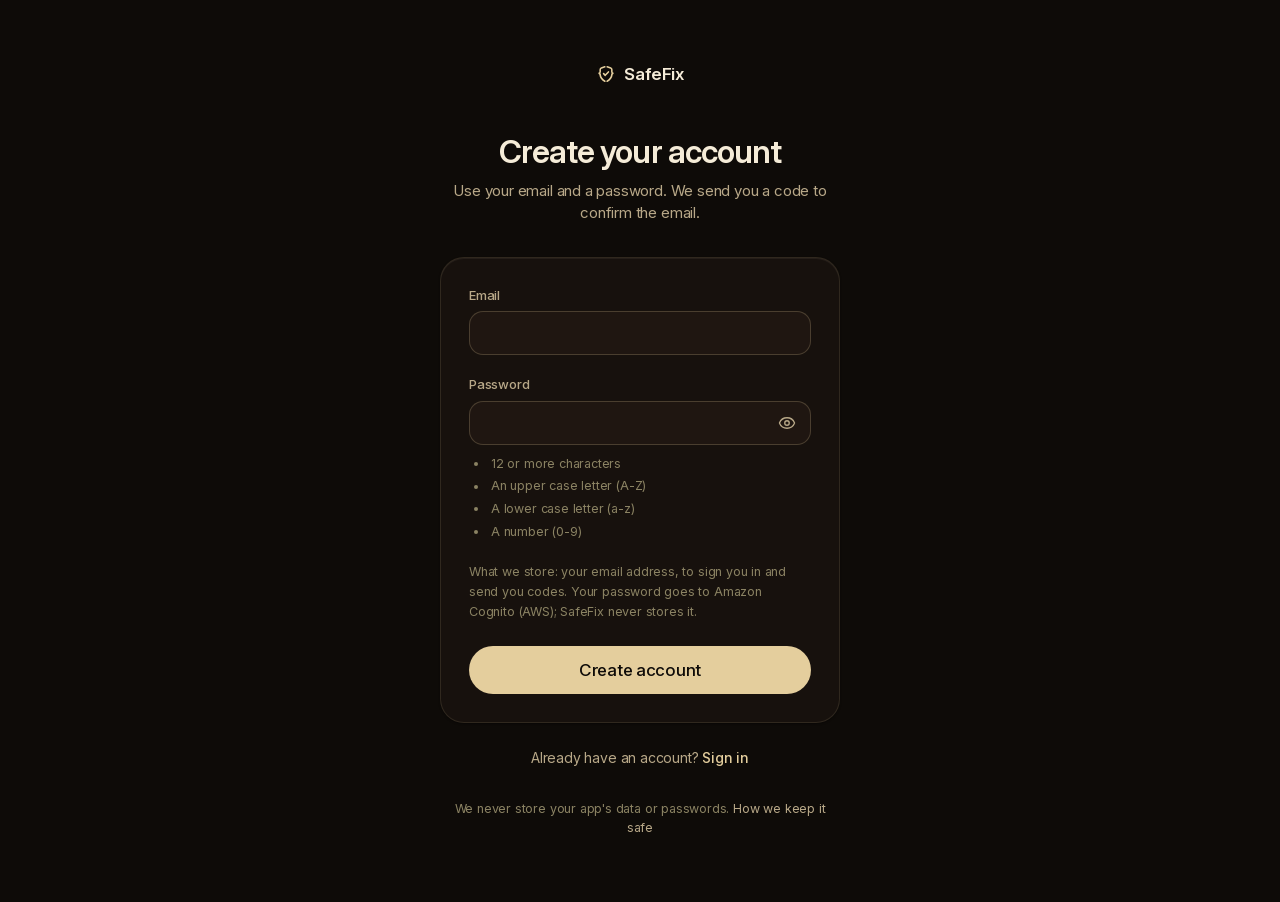
<file: signup/index.html>
<!DOCTYPE html><html lang="en" class="X4se3G_variable sK0caG_variable"><head><meta charSet="utf-8"/><meta name="viewport" content="width=device-width, initial-scale=1"/><link rel="stylesheet" href="/_next/static/chunks/2uv1qgkr6tsnb.css" data-precedence="next"/><link rel="preload" as="script" fetchPriority="low" href="/_next/static/chunks/142iie7f6i-a3.js"/><script src="/_next/static/chunks/431r17ex6rd5o.js" async=""></script><script src="/_next/static/chunks/0xno88bq1qcxt.js" async=""></script><script src="/_next/static/chunks/3y8drhs33nvo-.js" async=""></script><script src="/_next/static/chunks/turbopack-2c3mg3r-05n1w.js" async=""></script><script src="/_next/static/chunks/35qxh6ufa341d.js" async=""></script><script src="/_next/static/chunks/05j1ooe6r6b1r.js" async=""></script><meta name="theme-color" content="#0e0b08"/><meta name="color-scheme" content="dark"/><title>Create your account · SafeFix</title><meta name="description" content="SafeFix checks apps built with AI tools like Lovable, Bolt and Cursor for security holes: open Supabase tables, leaked API keys and risky settings. It explains each one in plain English and shows you exactly how to fix it."/><meta name="application-name" content="SafeFix"/><meta name="robots" content="noindex, nofollow"/><meta name="google-site-verification" content="wOG3TIiQUVfq4Fi_FVrVJRg2JRqS-F37R9pprZZE0dc"/><meta property="og:title" content="SafeFix: Every app has secrets. We find the ones that leak."/><meta property="og:description" content="SafeFix checks apps built with AI tools like Lovable, Bolt and Cursor for security holes: open Supabase tables, leaked API keys and risky settings. It explains each one in plain English and shows you exactly how to fix it."/><meta property="og:site_name" content="SafeFix"/><meta property="og:locale" content="en_US"/><meta property="og:image" content="https://safefix.dev/opengraph-image.png"/><meta property="og:image:type" content="image/png"/><meta property="og:image:width" content="1200"/><meta property="og:image:height" content="630"/><meta property="og:image:alt" content="SafeFix: security checks for apps built with AI"/><meta property="og:type" content="website"/><meta name="twitter:card" content="summary_large_image"/><meta name="twitter:title" content="SafeFix: Every app has secrets. We find the ones that leak."/><meta name="twitter:description" content="SafeFix checks apps built with AI tools like Lovable, Bolt and Cursor for security holes: open Supabase tables, leaked API keys and risky settings. It explains each one in plain English and shows you exactly how to fix it."/><meta name="twitter:image" content="https://safefix.dev/opengraph-image.png"/><meta name="twitter:image:alt" content="SafeFix: security checks for apps built with AI"/><meta name="twitter:image:type" content="image/png"/><meta name="twitter:image:width" content="1200"/><meta name="twitter:image:height" content="630"/><link rel="icon" href="/icon.svg?icon.3jm651getlllf.svg" sizes="any" type="image/svg+xml"/><meta name="next-size-adjust" content=""/><script>document.documentElement.classList.add('js')</script><script src="/_next/static/chunks/0cz1d0mv5g_q7.js" noModule=""></script></head><body class="min-h-dvh bg-bg font-sans text-text"><div role="status" style="position:sticky;top:0;z-index:9999;background:#111827;color:#f9fafb;font:14px/1.4 system-ui,sans-serif;text-align:center;padding:10px 16px">Static demo. Sign-in and scans are paused for now. The pages, sample report and docs all work.</div><div hidden=""><!--$--><!--/$--></div><a href="#main" class="sr-only z-[80] rounded-full bg-lamp px-5 py-3 text-sm font-medium text-bg focus:not-sr-only focus:fixed focus:top-2 focus:left-3">Skip to content</a><main id="main" class="grid min-h-dvh place-items-center px-4 py-16"><div class="w-full max-w-[400px]"><div class="mb-10 flex justify-center"><a class="rounded-md" aria-label="SafeFix home" href="/"><span class="inline-flex items-center gap-2 text-text"><svg viewBox="0 0 24 24" fill="none" stroke="currentColor" stroke-width="1.9" stroke-linecap="round" stroke-linejoin="round" class="size-5 shrink-0 text-lamp" aria-hidden="true"><path d="M10.6 3.3 6.4 4.85Q5 5.35 5 6.8V9.4Q5 10.9 3.7 11.25Q5 11.6 5 13.1Q5.4 17.6 10.6 20.7"></path><path d="M13.4 3.3 17.6 4.85Q19 5.35 19 6.8V9.4Q19 10.9 20.3 11.25Q19 11.6 19 13.1Q18.6 17.6 13.4 20.7"></path><path d="m9.1 11.6 2 2 3.8-4.1"></path></svg><span class="text-[17px] leading-none font-semibold tracking-[-0.02em]">SafeFix</span></span></a></div><h1 class="text-center text-[32px] leading-tight font-semibold tracking-[-0.03em] text-balance">Create your account</h1><p class="mt-2 text-center text-[15px] text-pretty text-text-2 [overflow-wrap:anywhere]">Use your email and a password. We send you a code to confirm the email.</p><div class="card-sheen mt-8 rounded-3xl border border-line bg-surface-1 p-6 sm:p-7"><form class="space-y-5" action="" encType="multipart/form-data" method="POST"><input type="hidden" name="$ACTION_REF_1"/><input type="hidden" name="$ACTION_1:0" value="{&quot;id&quot;:&quot;60ce9371f9a1521c3a7144c2fb286ae7362db75e5c&quot;,&quot;bound&quot;:&quot;$@1&quot;}"/><input type="hidden" name="$ACTION_1:1" value="[{&quot;ok&quot;:false,&quot;message&quot;:&quot;&quot;}]"/><input type="hidden" name="$ACTION_KEY" value="k29b5ef325af8531900e90abf5682ab49"/><p role="alert" aria-live="polite" class="flex items-start gap-2 rounded-2xl border px-4 py-3 text-[14px] text-text border-sev-critical/40 bg-sev-critical/[0.06] sr-only"></p><input type="hidden" name="returnTo" value="/app"/><div><label for="_R_ahbsnqbtb_" class="block text-[13px] font-medium text-text-2 mb-1.5">Email</label><input id="_R_ahbsnqbtb_" type="email" required="" maxLength="254" autoComplete="email" inputMode="email" autoCapitalize="none" spellCheck="false" class="field" name="email" value=""/></div><div><div class="mb-1.5 flex items-baseline justify-between gap-3"><label for="_R_ehbsnqbtb_" class="block text-[13px] font-medium text-text-2">Password</label></div><div class="relative"><input id="_R_ehbsnqbtb_" type="password" required="" minLength="12" maxLength="256" autoComplete="new-password" autoCapitalize="none" autoCorrect="off" spellCheck="false" aria-describedby="_R_ehbsnqbtb_-rules" class="field" passwordrules="minlength: 12; required: lower; required: upper; required: digit;" name="password"/></div><div class="mt-2.5"><div id="_R_ehbsnqbtb_-rules"><p class="sr-only">Your password needs:</p><ul class="grid gap-1 text-[12.5px]"><li class="flex items-center gap-2 transition-colors duration-200 motion-reduce:transition-none text-text-3"><span aria-hidden="true" class="mx-[5px] size-1 shrink-0 rounded-full bg-current"></span>12 or more characters</li><li class="flex items-center gap-2 transition-colors duration-200 motion-reduce:transition-none text-text-3"><span aria-hidden="true" class="mx-[5px] size-1 shrink-0 rounded-full bg-current"></span>An upper case letter (A-Z)</li><li class="flex items-center gap-2 transition-colors duration-200 motion-reduce:transition-none text-text-3"><span aria-hidden="true" class="mx-[5px] size-1 shrink-0 rounded-full bg-current"></span>A lower case letter (a-z)</li><li class="flex items-center gap-2 transition-colors duration-200 motion-reduce:transition-none text-text-3"><span aria-hidden="true" class="mx-[5px] size-1 shrink-0 rounded-full bg-current"></span>A number (0-9)</li></ul></div><p class="sr-only" aria-live="polite"></p></div></div><p class="text-[12.5px] leading-relaxed text-text-3">What we store: your email address, to sign you in and send you codes. Your password goes to Amazon Cognito (AWS); SafeFix never stores it.</p><div class="space-y-3 pt-1"><button type="submit" aria-disabled="false" class="inline-flex shrink-0 items-center justify-center gap-1.5 rounded-full font-medium whitespace-nowrap transition-[background-color,color,transform] duration-200 ease-apple active:scale-[0.98] disabled:cursor-not-allowed disabled:opacity-60 motion-reduce:transition-none motion-reduce:active:scale-100 bg-lamp text-bg hover:bg-lamp-bright h-12 px-7 text-[17px] tracking-[-0.016em] w-full">Create account</button></div></form></div><div class="mt-6 text-center text-[14px] text-text-2">Already have an account? <a class="rounded-sm font-medium text-lamp underline-offset-4 hover:underline" href="/login">Sign in</a></div><p class="mt-8 text-center text-[12.5px] text-text-3">We never store your app&#x27;s data or passwords.<!-- --> <a class="text-text-2 underline-offset-4 hover:underline" href="/security">How we keep it safe</a></p></div></main><!--$--><!--/$--><script id="_R_">(globalThis["TURBOPACK"] || (globalThis["TURBOPACK"] = [])).push({"otherChunks":["static/chunks/142iie7f6i-a3.js","static/chunks/431r17ex6rd5o.js","static/chunks/0xno88bq1qcxt.js","static/chunks/3y8drhs33nvo-.js"],"runtimeModuleIds":[78478]});</script><script src="/_next/static/chunks/142iie7f6i-a3.js" async=""></script><script>(self.__next_f=self.__next_f||[]).push([0])</script><script>self.__next_f.push([1,"1:\"$Sreact.fragment\"\n2:\"/_next/static/chunks/35qxh6ufa341d.js\"\n3:I[32631,[\"$2\"],\"default\"]\n4:I[62397,[\"$2\"],\"default\"]\ne:\"ViewportBoundary\"\nf:I[21261,[\"$2\"],\"$e\"]\n11:\"MetadataBoundary\"\n12:I[21261,[\"$2\"],\"$11\"]\n13:\"$Sreact.suspense\"\n15:I[19451,[],\"default\",1]\n:HL[\"/_next/static/chunks/2uv1qgkr6tsnb.css\",\"style\"]\n:HL[\"/_next/static/media/234d9015b631dab9-s.p.33gca1im1ku45.woff2\",\"font\",{\"crossOrigin\":\"\",\"type\":\"font/woff2\"}]\n:HL[\"/_next/static/media/70bc3e132a0a741e-s.p.3t6q91iet4nsy.woff2\",\"font\",{\"crossOrigin\":\"\",\"type\":\"font/woff2\"}]\nb:X\nc:[[\"children\",{\"s\":\"__PAGE__\",\"d\":{\"r\":\"$Ld\",\"p\":false,\"v\":null}}]]\n9:[[\"children\",{\"s\":\"signup\",\"d\":{\"r\":\"$La\",\"p\":false,\"v\":\"$b\"},\"c\":\"$Qc\"}]]\n5:[[\"children\",{\"s\":\"(app)\",\"d\":{\"r\":[\"$\",\"$1\",\"c\",{\"children\":[null,[[\"$\",\"a\",null,{\"href\":\"#main\",\"className\":\"sr-only z-[80] rounded-full bg-lamp px-5 py-3 text-sm font-medium text-bg focus:not-sr-only focus:fixed focus:top-2 focus:left-3\",\"children\":\"Skip to content\"}],[\"$\",\"$L3\",null,{\"parallelRouterKey\":\"children\",\"error\":\"$undefined\",\"errorStyles\":\"$undefined\",\"errorScripts\":\"$undefined\",\"template\":[\"$\",\"$L4\",null,{}],\"templateStyles\":\"$undefined\",\"templateScripts\":\"$undefined\",\"notFound\":[[\"$\",\"main\",null,{\"className\":\"relative isolate flex min-h-dvh flex-col overflow-clip bg-bg\",\"children\":[[\"$\",\"div\",null,{\"aria-hidden\":\"true\",\"className\":\"absolute top-[-20%] left-1/2 -z-10 h-[70vh] w-[min(120vw,1100px)] -translate-x-1/2 rounded-full bg-[radial-gradient(closest-side,rgb(228_206_157/0.14),rgb(228_206_157/0.04)_55%,transparent)]\"}],[\"$\",\"div\",null,{\"className\":\"mx-auto w-full max-w-[1200px] px-4 sm:px-6 lg:px-8 flex h-12 items-center\",\"children\":[\"$\",\"a\",null,{\"href\":\"/\",\"className\":\"-m-1 flex rounded-md p-1\",\"aria-label\":\"SafeFix home\",\"children\":[\"$\",\"span\",null,{\"className\":\"inline-flex items-center gap-2 text-text\",\"children\":[\"$L6\",\"$L7\"]}]}]}],\"$L8\"]}],[]],\"forbidden\":\"$undefined\",\"unauthorized\":\"$undefined\"}]]]}],\"p\":false,\"v\":null},\"c\":\"$Q9\"}]]\n0:{\"P\":null,\"c\":[\"\",\"signup\"],\"q\":\"\",\"i\":false,\"t\":{\"t\":{\"s\":\"\",\"h\":16,\"d\":{\"r\":[\"$\",\"$1\",\"c\",{\"children\":[[[\"$\",\"link\",\"0\",{\"rel\":\"stylesheet\",\"href\":\"/_next/static/chunks/2uv1qgkr6tsnb.css\",\"precedence\":\"next\",\"crossOrigin\":\"$undefined\",\"nonce\":\"$undefined\"}]],[\"$\",\"html\",null,{\"lang\":\"en\",\"className\":\"X4se3G_variable sK0caG_variable\",\"suppressHydrationWarning\":true,\"children\":[[\"$\",\"head\",null,{\"children\":[\"$\",\"script\",null,{\"dangerouslySetInnerHTML\":{\"__html\":\"document.documentElement.classList.add('js')\"}}]}],[\"$\",\"body\",null,{\"className\":\"min-h-dvh bg-bg font-sans text-text\",\"children\":[\"$\",\"$L3\",null,{\"parallelRouterKey\":\"children\",\"error\":\"$undefined\",\"errorStyles\":\"$undefined\",\"errorScripts\":\"$undefined\",\"template\":[\"$\",\"$L4\",null,{}],\"templateStyles\":\"$undefined\",\"templateScripts\":\"$undefined\",\"notFound\":[[\"$\",\"main\",null,{\"className\":\"relative isolate flex min-h-dvh flex-col overflow-clip bg-bg\",\"children\":[[\"$\",\"div\",null,{\"aria-hidden\":\"true\",\"className\":\"absolute top-[-20%] left-1/2 -z-10 h-[70vh] w-[min(120vw,1100px)] -translate-x-1/2 rounded-full bg-[radial-gradient(closest-side,rgb(228_206_157/0.14),rgb(228_206_157/0.04)_55%,transparent)]\"}],[\"$\",\"div\",null,{\"className\":\"mx-auto w-full max-w-[1200px] px-4 sm:px-6 lg:px-8 flex h-12 items-center\",\"children\":[\"$\",\"a\",null,{\"href\":\"/\",\"className\":\"-m-1 flex rounded-md p-1\",\"aria-label\":\"SafeFix home\",\"children\":[\"$\",\"span\",null,{\"className\":\"inline-flex items-center gap-2 text-text\",\"children\":[[\"$\",\"svg\",null,{\"viewBox\":\"0 0 24 24\",\"fill\":\"none\",\"stroke\":\"currentColor\",\"strokeWidth\":\"1.9\",\"strokeLinecap\":\"round\",\"strokeLinejoin\":\"round\",\"className\":\"size-5 shrink-0 text-lamp\",\"role\":\"$undefined\",\"aria-hidden\":true,\"aria-label\":\"$undefined\",\"children\":[null,[\"$\",\"path\",null,{\"d\":\"M10.6 3.3 6.4 4.85Q5 5.35 5 6.8V9.4Q5 10.9 3.7 11.25Q5 11.6 5 13.1Q5.4 17.6 10.6 20.7\"}],[\"$\",\"path\",null,{\"d\":\"M13.4 3.3 17.6 4.85Q19 5.35 19 6.8V9.4Q19 10.9 20.3 11.25Q19 11.6 19 13.1Q18.6 17.6 13.4 20.7\"}],[\"$\",\"path\",null,{\"d\":\"m9.1 11.6 2 2 3.8-4.1\"}]]}],[\"$\",\"span\",null,{\"className\":\"text-[17px] leading-none font-semibold tracking-[-0.02em]\",\"children\":\"SafeFix\"}]]}]}]}],[\"$\",\"div\",null,{\"className\":\"mx-auto flex w-full max-w-[820px] flex-1 flex-col items-center justify-center px-4 pb-24 text-center\",\"children\":[[\"$\",\"p\",null,{\"className\":\"t-eyebrow text-lamp\",\"children\":\"Error 404\"}],[\"$\",\"h1\",null,{\"className\":\"t-section mt-4 text-balance\",\"children\":\"This page is missing.\"}],[\"$\",\"p\",null,{\"className\":\"t-lead mt-6 max-w-[520px] text-pretty text-text-2\",\"children\":\"The link may be broken, or the page may have moved. Everything else is right where you left it.\"}],[\"$\",\"a\",null,{\"className\":\"inline-flex shrink-0 items-center justify-center gap-1.5 rounded-full font-medium whitespace-nowrap transition-[background-color,color,transform] duration-200 ease-apple active:scale-[0.98] disabled:cursor-not-allowed disabled:opacity-60 motion-reduce:transition-none motion-reduce:active:scale-100 bg-lamp text-bg hover:bg-lamp-bright h-12 px-7 text-[17px] tracking-[-0.016em] mt-10\",\"href\":\"/\",\"children\":\"Back to the home page\"}]]}]]}],[]],\"forbidden\":\"$undefined\",\"unauthorized\":\"$undefined\"}]}]]}]]}],\"p\":false,\"v\":null},\"c\":\"$Q5\"},\"h\":{\"r\":[\"$\",\"$1\",\"h\",{\"children\":[null,[\"$\",\"$Lf\",null,{\"children\":\"$L10\"}],[\"$\",\"$L12\",null,{\"children\":[[\"$\",\"div\",null,{\"hidden\":true,\"children\":[\"$\",\"$13\",null,{\"name\":\"Next.Metadata\",\"children\":\"$L14\"}]}],null]}],[\"$\",\"meta\",null,{\"name\":\"next-size-adjust\",\"content\":\"\"}]]}],\"p\":false,\"v\":null}},\"m\":\"$undefined\",\"G\":[\"$15\",[[\"$\",\"link\",\"0\",{\"rel\":\"stylesheet\",\"href\":\"/_next/static/chunks/2uv1qgkr6tsnb.css\",\"precedence\":\"next\",\"crossOrigin\":\"$undefined\",\"nonce\":\"$undefined\"}]]],\"S\":false,\"r\":\"$undefined\",\"s\":\"$undefined\",\"a\":\"$undefined\",\"l\":\"$undefined\",\"p\":\"$undefined\",\"d\":\"$undefined\",\"b\":\"IlBfaymkSn_qZSqzUD43N\"}\n17:I[21261,[\"$2\"],\"OutletBoundary\"]\n6:[\"$\",\"svg\",null,{\"viewBox\":\"0 0 24 24\",\"fill\":\"none\",\"stroke\":\"currentColor\",\"strokeWidth\":\"1.9\",\"strokeLinecap\":\"round\",\"strokeLinejoin\":\"round\",\"className\":\"size-5 shrink-0 text-lamp\",\"role\":\"$undefined\",\"aria-hidden\":true,\"aria-label\":\"$undefined\",\"children\":[null,[\"$\",\"path\",null,{\"d\":\"M10.6 3.3 6.4 4.85Q5 5.35 5 6.8V9.4Q5 10.9 3.7 11.25Q5 11.6 5 13.1Q5.4 17.6 10.6 20.7\"}],[\"$\",\"path\",null,{\"d\":\"M13.4 3.3 17.6 4.85Q19 5.35 19 6.8V9.4Q19 10.9 20.3 11.25Q19 11.6 19 13.1Q18.6 17.6 13.4 20.7\"}],[\"$\",\"path\",null,{\"d\":\"m9.1 11.6 2 2 3.8-4.1\"}]]}]\n7:[\"$\",\"span\",null,{\"className\":\"text-[17px] leading-none font-semibold tracking-[-0.02em]\",\"children\":\"SafeFix\"}]\n8:[\"$\",\"div\",null,{\"className\":\"mx-auto flex w-full max-w-[820px] flex-1 flex-col items-center justify-center px-4 pb-24 text-center\",\"children\":[[\"$\",\"p\",null,{\"className\":\"t-eyebrow text-lamp\",\"children\":\"Error 404\"}],[\"$\",\"h1\",null,{\"className\":\"t-section mt-4 text-balance\",\"children\":\"This page is missing.\"}],[\"$\",\"p\",null,{\"className\":\"t-lead mt-6 max-w-[520px] text-pretty text-text-2\",\"children\":\"The link may be broken, or the page may have moved. Everything else is right where you left it.\"}],[\"$\",\"a\",null,{\"className\":\"inline-flex shrink-0 items-center justify-center gap-1.5 rounded-full font-medium whitespace-nowrap transition-[background-color,color,transform] duration-200 ease-apple active:scale-[0.98] disabled:cursor-not-allowed disabled:opacity-60 motion-reduce:transition-none motion-reduce:active:scale-100 bg-lamp text-bg hover:bg-lamp-bright h-12 px-7 text-[17px] tracking-[-0.016em] mt-10\",\"href\":\"/\",\"children\":\"Back to the home page\"}]]}]\na:[\"$\",\"$1\",\"c\",{\"children\":[null,[\"$\",\"$L3\",null,{\"parallelRouterKey\":\"children\",\"error\":\"$undefined\",\"errorStyles\":\"$undefined\",\"errorScripts\":\"$undefined\",\"template\":[\"$\",\"$L4\",null,{}],\"templateStyles\":\"$undefined\",\"templateScripts\":\"$undefined\",\"notFound\":\"$undefined\",\"forbidden\":\"$undefined\",\"unauthorized\":\"$undefined\"}]]}]\nd:[\"$\",\"$1\",\"c\",{\"children\":[\"$L16\",[[\"$\",\"script\",\"script-0\",{\"src\":\"/_next/static/chunks/05j1ooe6r6b1r.js\",\"async\":true,\"nonce\":\"$undefined\"}]],[\"$\",\"$L17\",null,{\"children\":[\"$\",\"$13\",null,{\"name\":\"Next.MetadataOutlet\",\"children\":\"$@18\"}]}]]}]\n19:\"/_next/static/chunks/05j1ooe6r6b1r.js\"\n1a:I[82279,[\"$19\"],\"\"]\n1b:I[88522,[\"$19\"],\"AuthForm\"]\n1d:I[11248,[\"$19\"],\"EmailField\"]\n1e:I[11248,[\"$19\"],\"PasswordField\"]\nb:C\n1c:{\"id\":\"60ce9371f9a1521c3a7144c2fb286ae7362db75e5c\",\"bound\":null}\n16:[\"$\",\"main\",null,{\"id\":\"main\",\"className\":\"grid min-h-dvh place-items-center px-4 py-16\",\"children\":[\"$\",\"div\",null,{\"className\":\"w-full max-w-[400px]\",\"children\":[[\"$\",\"div\",null,{\"className\":\"mb-10 flex justify-center\",\"children\":[\"$\",\"$L1a\",null,{\"href\":\"/\",\"className\":\"rounded-md\",\"aria-label\":\"SafeFix home\",\"children\":[\"$\",\"span\",null,{\"className\":\"inline-flex items-center gap-2 text-text\",\"children\":[[\"$\",\"svg\",null,{\"viewBox\":\"0 0 24 24\",\"fill\":\"none\",\"stroke\":\"currentColor\",\"strokeWidth\":\"1.9\",\"strokeLinecap\":\"round\",\"strokeLinejoin\":\"round\",\"className\":\"size-5 shrink-0 text-lamp\",\"role\":\"$undefined\",\"aria-hidden\":true,\"aria-label\":\"$undefined\",\"children\":[null,[\"$\",\"path\",null,{\"d\":\"M10.6 3.3 6.4 4.85Q5 5.35 5 6.8V9.4Q5 10.9 3.7 11.25Q5 11.6 5 13.1Q5.4 17.6 10.6 20.7\"}],[\"$\",\"path\",null,{\"d\":\"M13.4 3.3 17.6 4.85Q19 5.35 19 6.8V9.4Q19 10.9 20.3 11.25Q19 11.6 19 13.1Q18.6 17.6 13.4 20.7\"}],[\"$\",\"path\",null,{\"d\":\"m9.1 11.6 2 2 3.8-4.1\"}]]}],[\"$\",\"span\",null,{\"className\":\"text-[17px] leading-none font-semibold tracking-[-0.02em]\",\"children\":\"SafeFix\"}]]}]}]}],[\"$\",\"h1\",null,{\"className\":\"text-center text-[32px] leading-tight font-semibold tracking-[-0.03em] text-balance\",\"children\":\"Create your account\"}],[\"$\",\"p\",null,{\"className\":\"mt-2 text-center text-[15px] text-pretty text-text-2 [overflow-wrap:anywhere]\",\"children\":\"Use your email and a password. We send you a code to confirm the email.\"}],[\"$\",\"div\",null,{\"className\":\"card-sheen mt-8 rounded-3xl border border-line bg-surface-1 p-6 sm:p-7\",\"children\":[\"$\",\"$L1b\",null,{\"action\":\"$h1c\",\"submitLabel\":\"Create account\",\"pendingLabel\":\"Creating account…\",\"children\":[[\"$\",\"input\",null,{\"type\":\"hidden\",\"name\":\"returnTo\",\"value\":\"/app\"}],[\"$\",\"$L1d\",null,{}],[\"$\",\"$L1e\",null,{\"autoComplete\":\"new-password\",\"showRules\":true}],[\"$\",\"p\",null,{\"className\":\"text-[12.5px] leading-relaxed text-text-3\",\"children\":\"What we store: your email address, to sign you in and send you codes. Your password goes to Amazon Cognito (AWS); SafeFix never stores it.\"}]]}]}],[\"$\",\"div\",null,{\"className\":\"mt-6 text-center text-[14px] text-text-2\",\"children\":[\"Already have an account? \",[\"$\",\"$L1a\",null,{\"href\":\"/login\",\"className\":\"rounded-sm font-medium text-lamp underline-offset-4 hover:underline\",\"children\":\"Sign in\"}]]}],[\"$\",\"p\",null,{\"className\":\"mt-8 text-center text-[12.5px] text-text-3\",\"children\":[\"We never store your app's data or passwords.\",\" \",[\"$\",\"$L1a\",null,{\"href\":\"/security\",\"className\":\"text-text-2 underline-offset-4 hover:underline\",\"children\":\"How we keep it safe\"}]]}]]}]}]\n10:[[\"$\",\"meta\",\"0\",{\"charSet\":\"utf-8\"}],[\"$\",\"meta\",\"1\",{\"name\":\"viewport\",\"content\":\"width=device-width, initial-scale=1\"}],[\"$\",\"meta\",\"2\",{\"name\":\"theme-color\",\"content\":\"#0e0b08\"}],[\"$\",\"meta\",\"3\",{\"name\":\"color-scheme\",\"content\":\"dark\"}]]\n1f:I[96305,[\"$2\"],\"IconMark\"]\n14:[[\"$\",\"title\",\"0\",{\"children\":\"Create your account · SafeFix\"}],[\"$\",\"meta\",\"1\",{\"name\":\"description\",\"content\":\"SafeFix checks apps built with AI tools like Lovable, Bolt and Cursor for security holes: open Supabase tables, leaked API keys and risky settings. It explains each one in plain English and shows you exactly how to fix it.\"}],[\"$\",\"meta\",\"2\",{\"name\":\"application-name\",\"content\":\"SafeFix\"}],[\"$\",\"meta\",\"3\",{\"name\":\"robots\",\"content\":\"noindex, nofollow\"}],[\"$\",\"meta\",\"4\",{\"name\":\"google-site-verification\",\"content\":\"wOG3TIiQUVfq4Fi_FVrVJRg2JRqS-F37R9pprZZE0dc\"}],[\"$\",\"meta\",\"5\",{\"property\":\"og:title\",\"content\":\"SafeFix: Every app has secrets. We find the ones that leak.\"}],[\"$\",\"meta\",\"6\",{\"property\":\"og:description\",\"content\":\"SafeFix checks apps built with AI tools like Lovable, Bolt and Cursor for security holes: open Supabase tables, leaked API keys and risky settings. It explains each one in plain English and shows you exactly how to fix it.\"}],[\"$\",\"meta\",\"7\",{\"property\":\"og:site_name\",\"content\":\"SafeFix\"}],[\"$\",\"meta\",\"8\",{\"property\":\"og:locale\",\"content\":\"en_US\"}],[\"$\",\"meta\",\"9\",{\"property\":\"og:image\",\"content\":\"https://safefix.dev/opengraph-image.png\"}],[\"$\",\"meta\",\"10\",{\"property\":\"og:image:type\",\"content\":\"image/png\"}],[\"$\",\"meta\",\"11\",{\"property\":\"og:image:width\",\"content\":\"1200\"}],[\"$\",\"meta\",\"12\",{\"property\":\"og:image:height\",\"content\":\"630\"}],[\"$\",\"meta\",\"13\",{\"property\":\"og:image:alt\",\"content\":\"SafeFix: security checks for apps built with AI\"}],[\"$\",\"meta\",\"14\",{\"property\":\"og:type\",\"content\":\"website\"}],[\"$\",\"meta\",\"15\",{\"name\":\"twitter:card\",\"content\":\"summary_large_image\"}],[\"$\",\"meta\",\"16\",{\"name\":\"twitter:title\",\"content\":\"SafeFix: Every app has secrets. We find the ones that leak.\"}],[\"$\",\"meta\",\"17\",{\"name\":\"twitter:description\",\"content\":\"SafeFix checks apps built with AI tools like Lovable, Bolt and Cursor for security holes: open Supabase tables, leaked API keys and risky settings. It explains each one in plain English and shows you exactly how to fix it.\"}],[\"$\",\"meta\",\"18\",{\"name\":\"twitter:image\",\"content\":\"https://safefix.dev/opengraph-image.png\"}],[\"$\",\"meta\",\"19\",{\"name\":\"twitter:image:alt\",\"content\":\"SafeFix: security checks for apps built with AI\"}],[\"$\",\"meta\",\"20\",{\"name\":\"twitter:image:type\",\"content\":\"image/png\"}],[\"$\",\"meta\",\"21\",{\"name\":\"twitter:image:width\",\"content\":\"1200\"}],[\"$\",\"meta\",\"22\",{\"name\":\"twitter:image:height\",\"content\":\"630\"}],[\"$\",\"link\",\"23\",{\"rel\":\"icon\",\"href\":\"/icon.svg?icon.3jm651getlllf.svg\",\"sizes\":\"any\",\"type\":\"image/svg+xml\"}],[\"$\",\"$L1f\",\"24\",{}]]\n18:null\n"])</script></body></html>
</file>
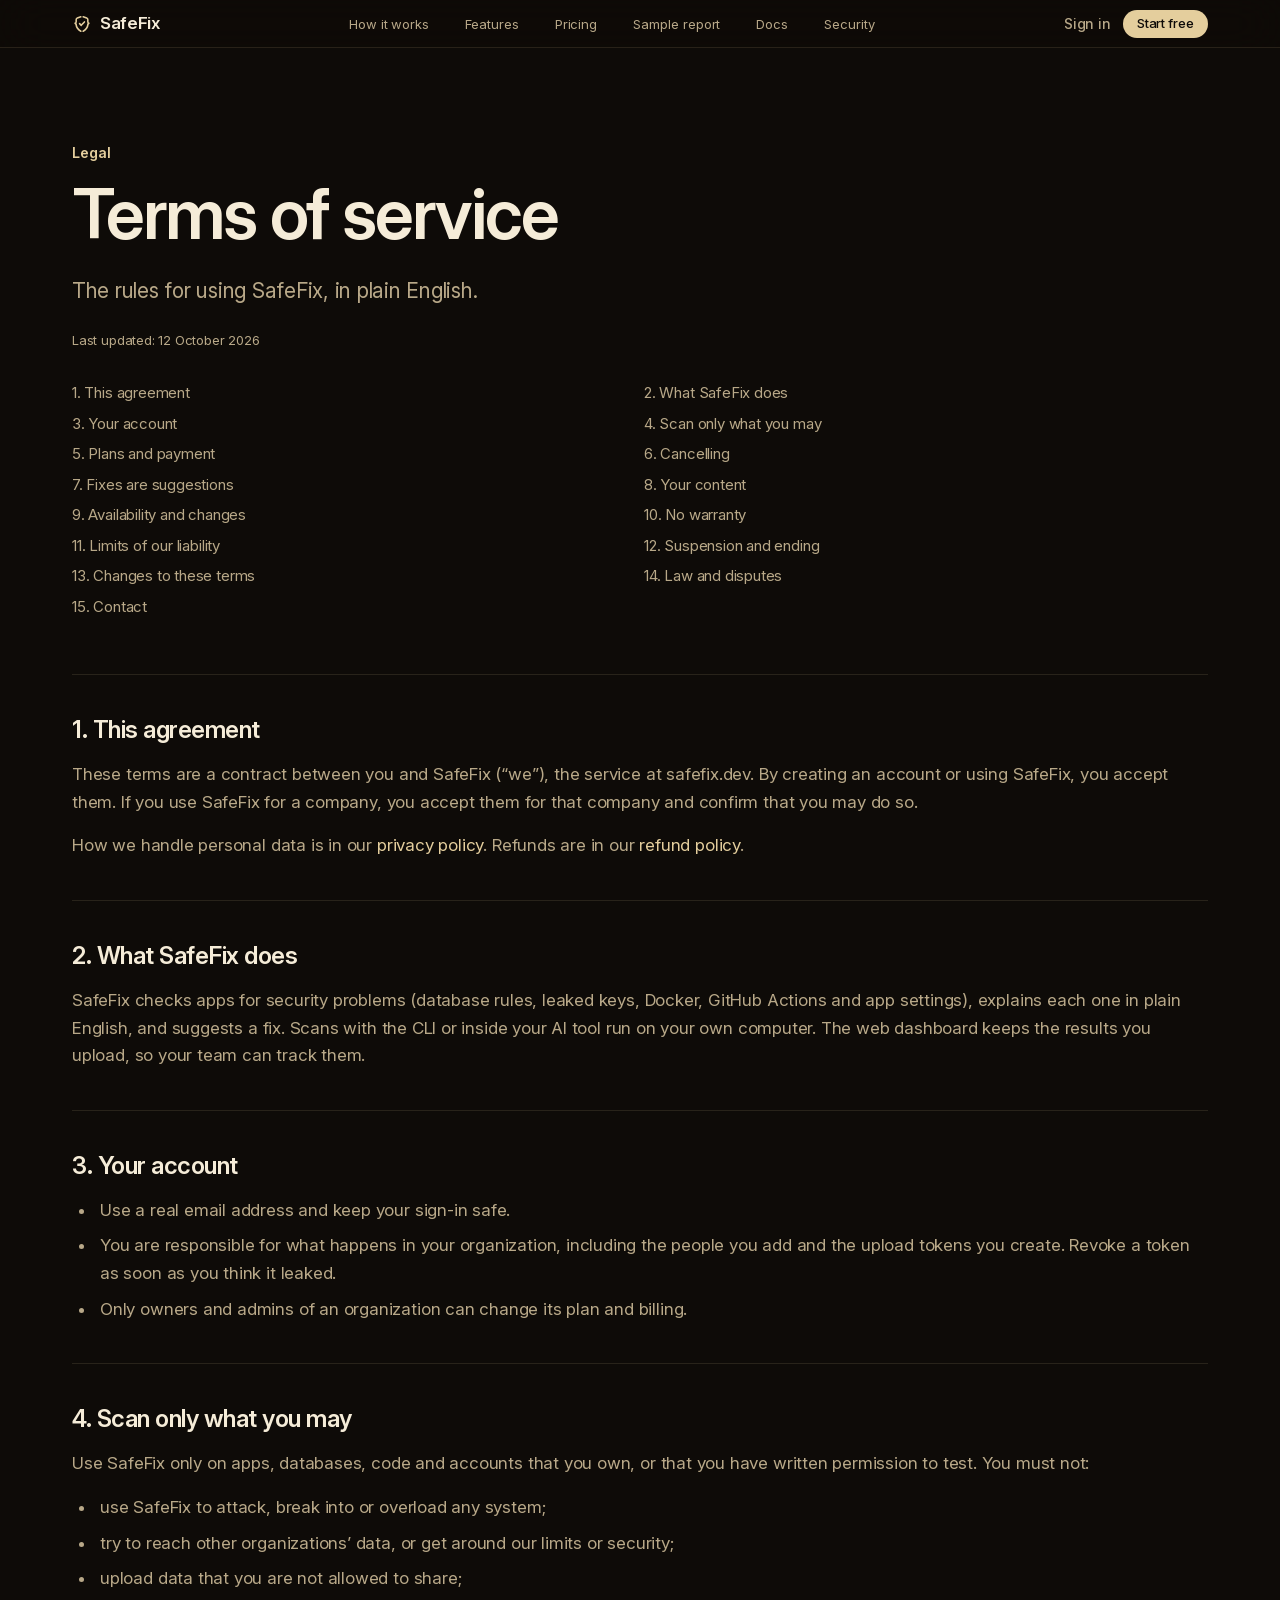
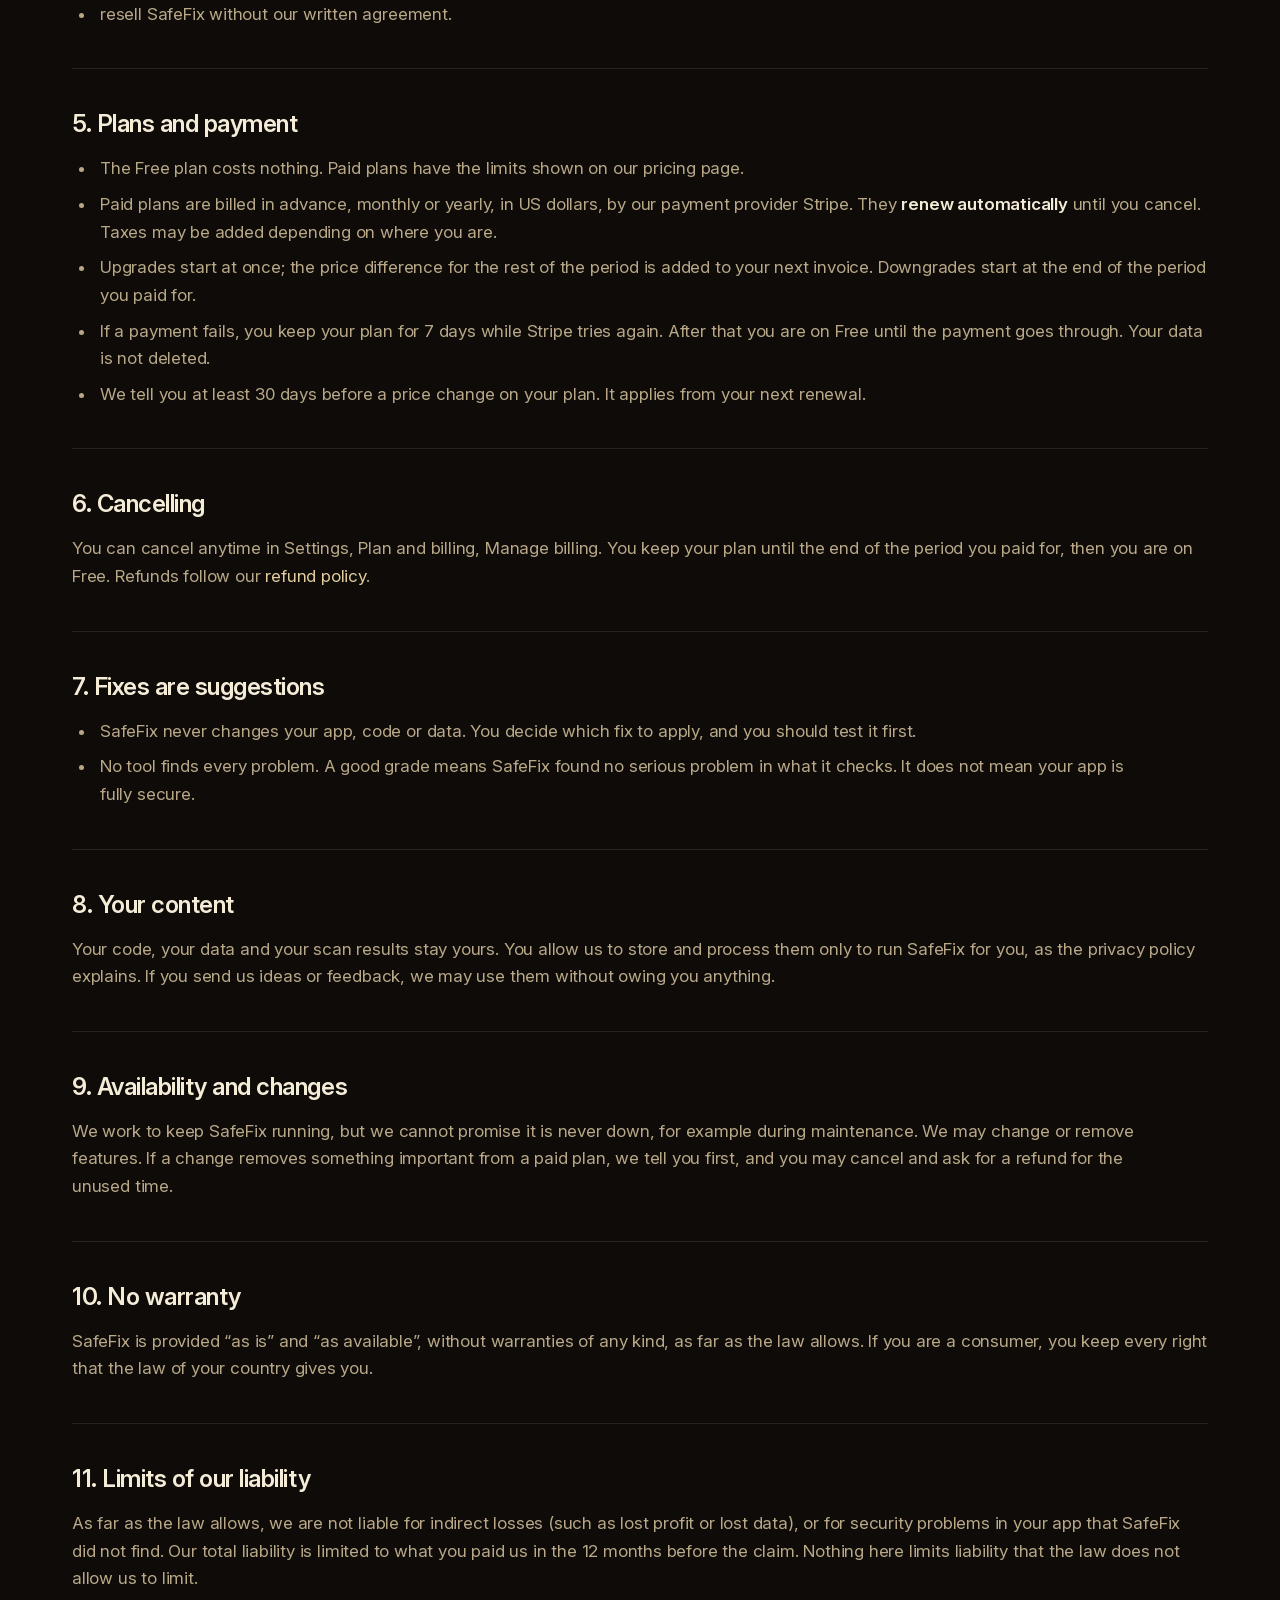
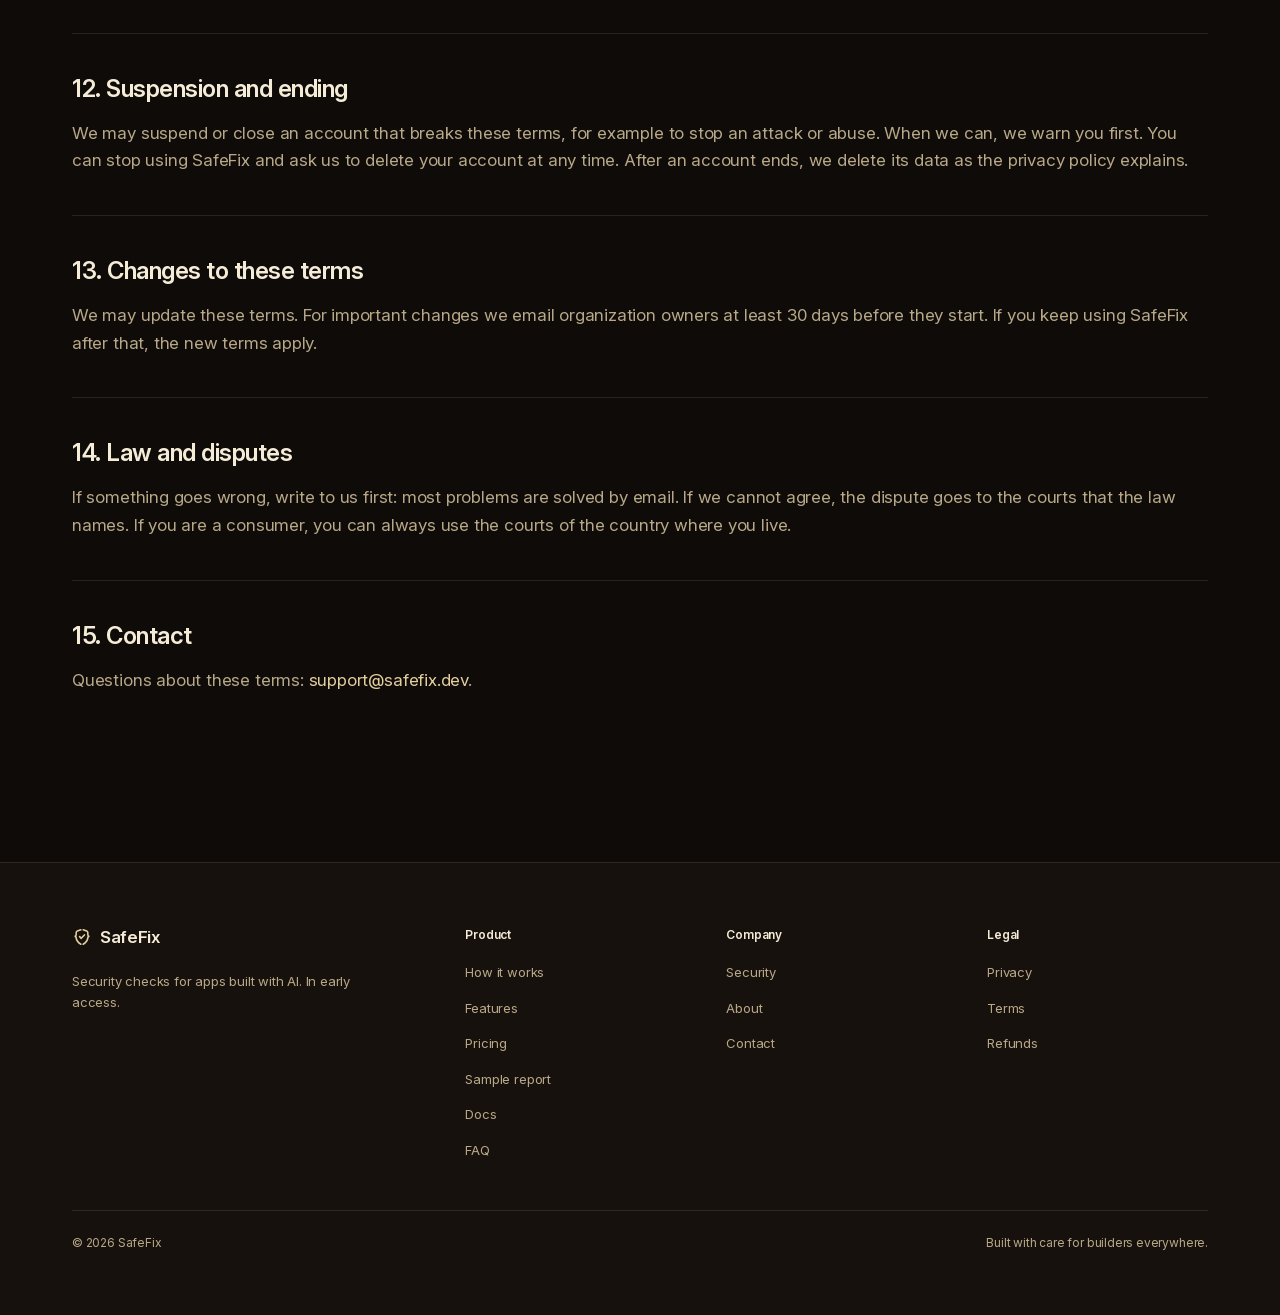
<file: terms/index.html>
<!DOCTYPE html><html lang="en" class="X4se3G_variable sK0caG_variable"><head><meta charSet="utf-8"/><meta name="viewport" content="width=device-width, initial-scale=1"/><link rel="preload" href="/_next/static/media/234d9015b631dab9-s.p.33gca1im1ku45.woff2" as="font" crossorigin="" type="font/woff2"/><link rel="preload" href="/_next/static/media/70bc3e132a0a741e-s.p.3t6q91iet4nsy.woff2" as="font" crossorigin="" type="font/woff2"/><link rel="stylesheet" href="/_next/static/chunks/2uv1qgkr6tsnb.css" data-precedence="next"/><link rel="stylesheet" href="/_next/static/chunks/19rhlcx2srev9.css" data-precedence="next"/><link rel="preload" as="script" fetchPriority="low" href="/_next/static/chunks/142iie7f6i-a3.js"/><script src="/_next/static/chunks/431r17ex6rd5o.js" async=""></script><script src="/_next/static/chunks/0xno88bq1qcxt.js" async=""></script><script src="/_next/static/chunks/3y8drhs33nvo-.js" async=""></script><script src="/_next/static/chunks/turbopack-2c3mg3r-05n1w.js" async=""></script><script src="/_next/static/chunks/35qxh6ufa341d.js" async=""></script><script src="/_next/static/chunks/1iw-t5mc89hzx.js" async=""></script><script src="/_next/static/chunks/28y1dpk-r2kuz.js" async=""></script><script src="/_next/static/chunks/2p3e1-h1uonnm.js" async=""></script><meta name="theme-color" content="#0e0b08"/><meta name="color-scheme" content="dark"/><title>Terms of service · SafeFix</title><meta name="description" content="The rules for using SafeFix: what it does, scanning only what you may, plans and payment, cancelling, and our limits. In plain English."/><meta name="application-name" content="SafeFix"/><link rel="canonical" href="https://safefix.dev/terms"/><meta name="google-site-verification" content="wOG3TIiQUVfq4Fi_FVrVJRg2JRqS-F37R9pprZZE0dc"/><meta property="og:title" content="SafeFix: Every app has secrets. We find the ones that leak."/><meta property="og:description" content="SafeFix checks apps built with AI tools like Lovable, Bolt and Cursor for security holes: open Supabase tables, leaked API keys and risky settings. It explains each one in plain English and shows you exactly how to fix it."/><meta property="og:site_name" content="SafeFix"/><meta property="og:locale" content="en_US"/><meta property="og:image" content="https://safefix.dev/opengraph-image.png"/><meta property="og:image:type" content="image/png"/><meta property="og:image:width" content="1200"/><meta property="og:image:height" content="630"/><meta property="og:image:alt" content="SafeFix: security checks for apps built with AI"/><meta property="og:type" content="website"/><meta name="twitter:card" content="summary_large_image"/><meta name="twitter:title" content="SafeFix: Every app has secrets. We find the ones that leak."/><meta name="twitter:description" content="SafeFix checks apps built with AI tools like Lovable, Bolt and Cursor for security holes: open Supabase tables, leaked API keys and risky settings. It explains each one in plain English and shows you exactly how to fix it."/><meta name="twitter:image" content="https://safefix.dev/opengraph-image.png"/><meta name="twitter:image:alt" content="SafeFix: security checks for apps built with AI"/><meta name="twitter:image:type" content="image/png"/><meta name="twitter:image:width" content="1200"/><meta name="twitter:image:height" content="630"/><link rel="icon" href="/icon.svg?icon.3jm651getlllf.svg" sizes="any" type="image/svg+xml"/><meta name="next-size-adjust" content=""/><script>document.documentElement.classList.add('js')</script><script src="/_next/static/chunks/0cz1d0mv5g_q7.js" noModule=""></script></head><body class="min-h-dvh bg-bg font-sans text-text"><div hidden=""><!--$--><!--/$--></div><div id="top"></div><a href="#main" class="sr-only z-[80] rounded-full bg-lamp px-5 py-3 text-sm font-medium text-bg focus:not-sr-only focus:fixed focus:top-2 focus:left-3">Skip to content</a><header class="sticky top-0 z-50 h-12 border-b border-line bg-bg/72 backdrop-blur-xl backdrop-saturate-150"><div class="mx-auto w-full max-w-[1200px] px-4 sm:px-6 lg:px-8 flex h-full items-center justify-between gap-6"><a href="/#top" class="-m-1 flex rounded-md p-1" aria-label="SafeFix home"><span class="inline-flex items-center gap-2 text-text"><svg viewBox="0 0 24 24" fill="none" stroke="currentColor" stroke-width="1.9" stroke-linecap="round" stroke-linejoin="round" class="size-5 shrink-0 text-lamp" aria-hidden="true"><path d="M10.6 3.3 6.4 4.85Q5 5.35 5 6.8V9.4Q5 10.9 3.7 11.25Q5 11.6 5 13.1Q5.4 17.6 10.6 20.7"></path><path d="M13.4 3.3 17.6 4.85Q19 5.35 19 6.8V9.4Q19 10.9 20.3 11.25Q19 11.6 19 13.1Q18.6 17.6 13.4 20.7"></path><path d="m9.1 11.6 2 2 3.8-4.1"></path></svg><span class="text-[17px] leading-none font-semibold tracking-[-0.02em]">SafeFix</span></span></a><nav aria-label="Main" class="hidden md:block"><ul class="flex items-center gap-7 lg:gap-9"><li><a href="/#how" class="rounded-sm text-[13px] tracking-[-0.005em] transition-colors duration-200 hover:text-text text-text-2">How it works</a></li><li><a href="/#features" class="rounded-sm text-[13px] tracking-[-0.005em] transition-colors duration-200 hover:text-text text-text-2">Features</a></li><li><a href="/pricing" class="rounded-sm text-[13px] tracking-[-0.005em] transition-colors duration-200 hover:text-text text-text-2">Pricing</a></li><li><a href="/sample-report" class="rounded-sm text-[13px] tracking-[-0.005em] transition-colors duration-200 hover:text-text text-text-2">Sample report</a></li><li><a href="/docs" class="rounded-sm text-[13px] tracking-[-0.005em] transition-colors duration-200 hover:text-text text-text-2">Docs</a></li><li><a href="/security" class="rounded-sm text-[13px] tracking-[-0.005em] transition-colors duration-200 hover:text-text text-text-2">Security</a></li></ul></nav><div class="flex items-center gap-3"><a href="/login" class="hidden text-[14px] font-medium text-text-2 transition-colors hover:text-text sm:inline">Sign in</a><a href="/login" class="inline-flex shrink-0 items-center justify-center gap-1.5 rounded-full font-medium whitespace-nowrap transition-[background-color,color,transform] duration-200 ease-apple active:scale-[0.98] disabled:cursor-not-allowed disabled:opacity-60 motion-reduce:transition-none motion-reduce:active:scale-100 bg-lamp text-bg hover:bg-lamp-bright h-7 px-3.5 text-[13px] tracking-[-0.005em]">Start free</a><button type="button" aria-expanded="false" aria-controls="mobile-menu" aria-haspopup="dialog" class="-mr-2 inline-flex size-10 items-center justify-center rounded-full text-text hover:bg-surface-2 md:hidden"><span aria-hidden="true" class="flex w-[18px] flex-col gap-[7px]"><span class="h-px w-full bg-current"></span><span class="h-px w-full bg-current"></span></span><span class="sr-only">Open menu</span></button></div></div><dialog id="mobile-menu" data-sheet="" aria-label="Menu" class="m-0 h-dvh max-h-none w-full max-w-none bg-bg/95 p-0 text-text backdrop-blur-xl backdrop:bg-transparent"><div class="mx-auto w-full max-w-[1200px] px-4 sm:px-6 lg:px-8 flex h-12 items-center justify-between"><span class="inline-flex items-center gap-2 text-text"><svg viewBox="0 0 24 24" fill="none" stroke="currentColor" stroke-width="1.9" stroke-linecap="round" stroke-linejoin="round" class="size-5 shrink-0 text-lamp" aria-hidden="true"><path d="M10.6 3.3 6.4 4.85Q5 5.35 5 6.8V9.4Q5 10.9 3.7 11.25Q5 11.6 5 13.1Q5.4 17.6 10.6 20.7"></path><path d="M13.4 3.3 17.6 4.85Q19 5.35 19 6.8V9.4Q19 10.9 20.3 11.25Q19 11.6 19 13.1Q18.6 17.6 13.4 20.7"></path><path d="m9.1 11.6 2 2 3.8-4.1"></path></svg><span class="text-[17px] leading-none font-semibold tracking-[-0.02em]">SafeFix</span></span><button type="button" class="-mr-2 inline-flex size-10 items-center justify-center rounded-full hover:bg-surface-2"><svg xmlns="http://www.w3.org/2000/svg" width="24" height="24" viewBox="0 0 24 24" fill="none" stroke="currentColor" stroke-width="1.5" stroke-linecap="round" stroke-linejoin="round" class="lucide lucide-x size-5" aria-hidden="true"><path d="M18 6 6 18"></path><path d="m6 6 12 12"></path></svg><span class="sr-only">Close menu</span></button></div><div class="mx-auto w-full max-w-[1200px] px-4 sm:px-6 lg:px-8 pt-8 pb-10"><nav aria-label="Mobile"><ul class="flex flex-col gap-1"><li><a href="/#how" class="block rounded-md py-2.5 text-[28px] leading-tight font-semibold tracking-[-0.025em]">How it works</a></li><li><a href="/#features" class="block rounded-md py-2.5 text-[28px] leading-tight font-semibold tracking-[-0.025em]">Features</a></li><li><a href="/pricing" class="block rounded-md py-2.5 text-[28px] leading-tight font-semibold tracking-[-0.025em]">Pricing</a></li><li><a href="/sample-report" class="block rounded-md py-2.5 text-[28px] leading-tight font-semibold tracking-[-0.025em]">Sample report</a></li><li><a href="/docs" class="block rounded-md py-2.5 text-[28px] leading-tight font-semibold tracking-[-0.025em]">Docs</a></li><li><a href="/security" class="block rounded-md py-2.5 text-[28px] leading-tight font-semibold tracking-[-0.025em]">Security</a></li></ul></nav><a href="/login" class="inline-flex shrink-0 items-center justify-center gap-1.5 rounded-full font-medium whitespace-nowrap transition-[background-color,color,transform] duration-200 ease-apple active:scale-[0.98] disabled:cursor-not-allowed disabled:opacity-60 motion-reduce:transition-none motion-reduce:active:scale-100 bg-lamp text-bg hover:bg-lamp-bright h-12 px-7 text-[17px] tracking-[-0.016em] mt-10 w-full">Start free</a><a href="/login" class="mt-4 block text-center text-[17px] font-medium text-text-2 hover:text-text">Sign in</a></div></dialog></header><main id="main" class="pb-24 md:pb-32"><section aria-labelledby="legal-title" class="pt-16 pb-10 md:pt-24 md:pb-14"><div class="mx-auto w-full max-w-[1200px] px-4 sm:px-6 lg:px-8 max-w-[860px]"><p class="t-eyebrow text-lamp">Legal</p><h1 id="legal-title" class="t-section mt-4 text-balance">Terms of service</h1><div class="t-lead mt-6 text-pretty text-text-2">The rules for using SafeFix, in plain English.</div><p class="mt-6 text-[13px] text-text-2">Last updated: <!-- -->12 October 2026</p><nav aria-label="On this page" class="mt-8"><ol class="grid gap-2 text-[15px] sm:grid-cols-2"><li><a href="#agreement" class="rounded-sm text-text-2 transition-colors duration-200 hover:text-text">1<!-- -->. <!-- -->This agreement</a></li><li><a href="#service" class="rounded-sm text-text-2 transition-colors duration-200 hover:text-text">2<!-- -->. <!-- -->What SafeFix does</a></li><li><a href="#account" class="rounded-sm text-text-2 transition-colors duration-200 hover:text-text">3<!-- -->. <!-- -->Your account</a></li><li><a href="#allowed-use" class="rounded-sm text-text-2 transition-colors duration-200 hover:text-text">4<!-- -->. <!-- -->Scan only what you may</a></li><li><a href="#payment" class="rounded-sm text-text-2 transition-colors duration-200 hover:text-text">5<!-- -->. <!-- -->Plans and payment</a></li><li><a href="#cancel" class="rounded-sm text-text-2 transition-colors duration-200 hover:text-text">6<!-- -->. <!-- -->Cancelling</a></li><li><a href="#fixes" class="rounded-sm text-text-2 transition-colors duration-200 hover:text-text">7<!-- -->. <!-- -->Fixes are suggestions</a></li><li><a href="#content" class="rounded-sm text-text-2 transition-colors duration-200 hover:text-text">8<!-- -->. <!-- -->Your content</a></li><li><a href="#availability" class="rounded-sm text-text-2 transition-colors duration-200 hover:text-text">9<!-- -->. <!-- -->Availability and changes</a></li><li><a href="#warranty" class="rounded-sm text-text-2 transition-colors duration-200 hover:text-text">10<!-- -->. <!-- -->No warranty</a></li><li><a href="#liability" class="rounded-sm text-text-2 transition-colors duration-200 hover:text-text">11<!-- -->. <!-- -->Limits of our liability</a></li><li><a href="#ending" class="rounded-sm text-text-2 transition-colors duration-200 hover:text-text">12<!-- -->. <!-- -->Suspension and ending</a></li><li><a href="#changes" class="rounded-sm text-text-2 transition-colors duration-200 hover:text-text">13<!-- -->. <!-- -->Changes to these terms</a></li><li><a href="#law" class="rounded-sm text-text-2 transition-colors duration-200 hover:text-text">14<!-- -->. <!-- -->Law and disputes</a></li><li><a href="#contact" class="rounded-sm text-text-2 transition-colors duration-200 hover:text-text">15<!-- -->. <!-- -->Contact</a></li></ol></nav></div></section><div class="mx-auto w-full max-w-[1200px] px-4 sm:px-6 lg:px-8 max-w-[860px]"><section id="agreement" aria-labelledby="agreement-title" class="border-t border-line py-10"><h2 id="agreement-title" class="text-[24px] leading-tight font-semibold tracking-[-0.02em]">1<!-- -->. <!-- -->This agreement</h2><div class="mt-4 space-y-4 text-[17px] leading-relaxed text-pretty text-text-2 [&amp;_a]:text-lamp [&amp;_a]:underline-offset-4 [&amp;_a:hover]:underline [&amp;_li]:pl-1 [&amp;_strong]:font-semibold [&amp;_strong]:text-text [&amp;_ul]:list-disc [&amp;_ul]:space-y-2 [&amp;_ul]:pl-6"><p>These terms are a contract between you and SafeFix (“we”), the service at safefix.dev. By creating an account or using SafeFix, you accept them. If you use SafeFix for a company, you accept them for that company and confirm that you may do so.</p><p>How we handle personal data is in our <a href="/privacy">privacy policy</a>. Refunds are in our <a href="/refund">refund policy</a>.</p></div></section><section id="service" aria-labelledby="service-title" class="border-t border-line py-10"><h2 id="service-title" class="text-[24px] leading-tight font-semibold tracking-[-0.02em]">2<!-- -->. <!-- -->What SafeFix does</h2><div class="mt-4 space-y-4 text-[17px] leading-relaxed text-pretty text-text-2 [&amp;_a]:text-lamp [&amp;_a]:underline-offset-4 [&amp;_a:hover]:underline [&amp;_li]:pl-1 [&amp;_strong]:font-semibold [&amp;_strong]:text-text [&amp;_ul]:list-disc [&amp;_ul]:space-y-2 [&amp;_ul]:pl-6"><p>SafeFix checks apps for security problems (database rules, leaked keys, Docker, GitHub Actions and app settings), explains each one in plain English, and suggests a fix. Scans with the CLI or inside your AI tool run on your own computer. The web dashboard keeps the results you upload, so your team can track them.</p></div></section><section id="account" aria-labelledby="account-title" class="border-t border-line py-10"><h2 id="account-title" class="text-[24px] leading-tight font-semibold tracking-[-0.02em]">3<!-- -->. <!-- -->Your account</h2><div class="mt-4 space-y-4 text-[17px] leading-relaxed text-pretty text-text-2 [&amp;_a]:text-lamp [&amp;_a]:underline-offset-4 [&amp;_a:hover]:underline [&amp;_li]:pl-1 [&amp;_strong]:font-semibold [&amp;_strong]:text-text [&amp;_ul]:list-disc [&amp;_ul]:space-y-2 [&amp;_ul]:pl-6"><ul><li>Use a real email address and keep your sign-in safe.</li><li>You are responsible for what happens in your organization, including the people you add and the upload tokens you create. Revoke a token as soon as you think it leaked.</li><li>Only owners and admins of an organization can change its plan and billing.</li></ul></div></section><section id="allowed-use" aria-labelledby="allowed-use-title" class="border-t border-line py-10"><h2 id="allowed-use-title" class="text-[24px] leading-tight font-semibold tracking-[-0.02em]">4<!-- -->. <!-- -->Scan only what you may</h2><div class="mt-4 space-y-4 text-[17px] leading-relaxed text-pretty text-text-2 [&amp;_a]:text-lamp [&amp;_a]:underline-offset-4 [&amp;_a:hover]:underline [&amp;_li]:pl-1 [&amp;_strong]:font-semibold [&amp;_strong]:text-text [&amp;_ul]:list-disc [&amp;_ul]:space-y-2 [&amp;_ul]:pl-6"><p>Use SafeFix only on apps, databases, code and accounts that you own, or that you have written permission to test. You must not:</p><ul><li>use SafeFix to attack, break into or overload any system;</li><li>try to reach other organizations’ data, or get around our limits or security;</li><li>upload data that you are not allowed to share;</li><li>resell SafeFix without our written agreement.</li></ul></div></section><section id="payment" aria-labelledby="payment-title" class="border-t border-line py-10"><h2 id="payment-title" class="text-[24px] leading-tight font-semibold tracking-[-0.02em]">5<!-- -->. <!-- -->Plans and payment</h2><div class="mt-4 space-y-4 text-[17px] leading-relaxed text-pretty text-text-2 [&amp;_a]:text-lamp [&amp;_a]:underline-offset-4 [&amp;_a:hover]:underline [&amp;_li]:pl-1 [&amp;_strong]:font-semibold [&amp;_strong]:text-text [&amp;_ul]:list-disc [&amp;_ul]:space-y-2 [&amp;_ul]:pl-6"><ul><li>The Free plan costs nothing. Paid plans have the limits shown on our pricing page.</li><li>Paid plans are billed in advance, monthly or yearly, in US dollars, by our payment provider Stripe. They <strong>renew automatically</strong> until you cancel. Taxes may be added depending on where you are.</li><li>Upgrades start at once; the price difference for the rest of the period is added to your next invoice. Downgrades start at the end of the period you paid for.</li><li>If a payment fails, you keep your plan for <!-- -->7<!-- --> days while Stripe tries again. After that you are on Free until the payment goes through. Your data is not deleted.</li><li>We tell you at least 30 days before a price change on your plan. It applies from your next renewal.</li></ul></div></section><section id="cancel" aria-labelledby="cancel-title" class="border-t border-line py-10"><h2 id="cancel-title" class="text-[24px] leading-tight font-semibold tracking-[-0.02em]">6<!-- -->. <!-- -->Cancelling</h2><div class="mt-4 space-y-4 text-[17px] leading-relaxed text-pretty text-text-2 [&amp;_a]:text-lamp [&amp;_a]:underline-offset-4 [&amp;_a:hover]:underline [&amp;_li]:pl-1 [&amp;_strong]:font-semibold [&amp;_strong]:text-text [&amp;_ul]:list-disc [&amp;_ul]:space-y-2 [&amp;_ul]:pl-6"><p>You can cancel anytime in Settings, Plan and billing, Manage billing. You keep your plan until the end of the period you paid for, then you are on Free. Refunds follow our<!-- --> <a href="/refund">refund policy</a>.</p></div></section><section id="fixes" aria-labelledby="fixes-title" class="border-t border-line py-10"><h2 id="fixes-title" class="text-[24px] leading-tight font-semibold tracking-[-0.02em]">7<!-- -->. <!-- -->Fixes are suggestions</h2><div class="mt-4 space-y-4 text-[17px] leading-relaxed text-pretty text-text-2 [&amp;_a]:text-lamp [&amp;_a]:underline-offset-4 [&amp;_a:hover]:underline [&amp;_li]:pl-1 [&amp;_strong]:font-semibold [&amp;_strong]:text-text [&amp;_ul]:list-disc [&amp;_ul]:space-y-2 [&amp;_ul]:pl-6"><ul><li>SafeFix never changes your app, code or data. You decide which fix to apply, and you should test it first.</li><li>No tool finds every problem. A good grade means SafeFix found no serious problem in what it checks. It does not mean your app is fully secure.</li></ul></div></section><section id="content" aria-labelledby="content-title" class="border-t border-line py-10"><h2 id="content-title" class="text-[24px] leading-tight font-semibold tracking-[-0.02em]">8<!-- -->. <!-- -->Your content</h2><div class="mt-4 space-y-4 text-[17px] leading-relaxed text-pretty text-text-2 [&amp;_a]:text-lamp [&amp;_a]:underline-offset-4 [&amp;_a:hover]:underline [&amp;_li]:pl-1 [&amp;_strong]:font-semibold [&amp;_strong]:text-text [&amp;_ul]:list-disc [&amp;_ul]:space-y-2 [&amp;_ul]:pl-6"><p>Your code, your data and your scan results stay yours. You allow us to store and process them only to run SafeFix for you, as the privacy policy explains. If you send us ideas or feedback, we may use them without owing you anything.</p></div></section><section id="availability" aria-labelledby="availability-title" class="border-t border-line py-10"><h2 id="availability-title" class="text-[24px] leading-tight font-semibold tracking-[-0.02em]">9<!-- -->. <!-- -->Availability and changes</h2><div class="mt-4 space-y-4 text-[17px] leading-relaxed text-pretty text-text-2 [&amp;_a]:text-lamp [&amp;_a]:underline-offset-4 [&amp;_a:hover]:underline [&amp;_li]:pl-1 [&amp;_strong]:font-semibold [&amp;_strong]:text-text [&amp;_ul]:list-disc [&amp;_ul]:space-y-2 [&amp;_ul]:pl-6"><p>We work to keep SafeFix running, but we cannot promise it is never down, for example during maintenance. We may change or remove features. If a change removes something important from a paid plan, we tell you first, and you may cancel and ask for a refund for the unused time.</p></div></section><section id="warranty" aria-labelledby="warranty-title" class="border-t border-line py-10"><h2 id="warranty-title" class="text-[24px] leading-tight font-semibold tracking-[-0.02em]">10<!-- -->. <!-- -->No warranty</h2><div class="mt-4 space-y-4 text-[17px] leading-relaxed text-pretty text-text-2 [&amp;_a]:text-lamp [&amp;_a]:underline-offset-4 [&amp;_a:hover]:underline [&amp;_li]:pl-1 [&amp;_strong]:font-semibold [&amp;_strong]:text-text [&amp;_ul]:list-disc [&amp;_ul]:space-y-2 [&amp;_ul]:pl-6"><p>SafeFix is provided “as is” and “as available”, without warranties of any kind, as far as the law allows. If you are a consumer, you keep every right that the law of your country gives you.</p></div></section><section id="liability" aria-labelledby="liability-title" class="border-t border-line py-10"><h2 id="liability-title" class="text-[24px] leading-tight font-semibold tracking-[-0.02em]">11<!-- -->. <!-- -->Limits of our liability</h2><div class="mt-4 space-y-4 text-[17px] leading-relaxed text-pretty text-text-2 [&amp;_a]:text-lamp [&amp;_a]:underline-offset-4 [&amp;_a:hover]:underline [&amp;_li]:pl-1 [&amp;_strong]:font-semibold [&amp;_strong]:text-text [&amp;_ul]:list-disc [&amp;_ul]:space-y-2 [&amp;_ul]:pl-6"><p>As far as the law allows, we are not liable for indirect losses (such as lost profit or lost data), or for security problems in your app that SafeFix did not find. Our total liability is limited to what you paid us in the 12 months before the claim. Nothing here limits liability that the law does not allow us to limit.</p></div></section><section id="ending" aria-labelledby="ending-title" class="border-t border-line py-10"><h2 id="ending-title" class="text-[24px] leading-tight font-semibold tracking-[-0.02em]">12<!-- -->. <!-- -->Suspension and ending</h2><div class="mt-4 space-y-4 text-[17px] leading-relaxed text-pretty text-text-2 [&amp;_a]:text-lamp [&amp;_a]:underline-offset-4 [&amp;_a:hover]:underline [&amp;_li]:pl-1 [&amp;_strong]:font-semibold [&amp;_strong]:text-text [&amp;_ul]:list-disc [&amp;_ul]:space-y-2 [&amp;_ul]:pl-6"><p>We may suspend or close an account that breaks these terms, for example to stop an attack or abuse. When we can, we warn you first. You can stop using SafeFix and ask us to delete your account at any time. After an account ends, we delete its data as the privacy policy explains.</p></div></section><section id="changes" aria-labelledby="changes-title" class="border-t border-line py-10"><h2 id="changes-title" class="text-[24px] leading-tight font-semibold tracking-[-0.02em]">13<!-- -->. <!-- -->Changes to these terms</h2><div class="mt-4 space-y-4 text-[17px] leading-relaxed text-pretty text-text-2 [&amp;_a]:text-lamp [&amp;_a]:underline-offset-4 [&amp;_a:hover]:underline [&amp;_li]:pl-1 [&amp;_strong]:font-semibold [&amp;_strong]:text-text [&amp;_ul]:list-disc [&amp;_ul]:space-y-2 [&amp;_ul]:pl-6"><p>We may update these terms. For important changes we email organization owners at least 30 days before they start. If you keep using SafeFix after that, the new terms apply.</p></div></section><section id="law" aria-labelledby="law-title" class="border-t border-line py-10"><h2 id="law-title" class="text-[24px] leading-tight font-semibold tracking-[-0.02em]">14<!-- -->. <!-- -->Law and disputes</h2><div class="mt-4 space-y-4 text-[17px] leading-relaxed text-pretty text-text-2 [&amp;_a]:text-lamp [&amp;_a]:underline-offset-4 [&amp;_a:hover]:underline [&amp;_li]:pl-1 [&amp;_strong]:font-semibold [&amp;_strong]:text-text [&amp;_ul]:list-disc [&amp;_ul]:space-y-2 [&amp;_ul]:pl-6"><p>If something goes wrong, write to us first: most problems are solved by email. If we cannot agree, the dispute goes to the courts that the law names. If you are a consumer, you can always use the courts of the country where you live.</p></div></section><section id="contact" aria-labelledby="contact-title" class="border-t border-line py-10"><h2 id="contact-title" class="text-[24px] leading-tight font-semibold tracking-[-0.02em]">15<!-- -->. <!-- -->Contact</h2><div class="mt-4 space-y-4 text-[17px] leading-relaxed text-pretty text-text-2 [&amp;_a]:text-lamp [&amp;_a]:underline-offset-4 [&amp;_a:hover]:underline [&amp;_li]:pl-1 [&amp;_strong]:font-semibold [&amp;_strong]:text-text [&amp;_ul]:list-disc [&amp;_ul]:space-y-2 [&amp;_ul]:pl-6"><p>Questions about these terms: <a href="mailto:support@safefix.dev">support@safefix.dev</a>.</p></div></section></div></main><!--$--><!--/$--><footer class="border-t border-line bg-surface-1 text-text-2"><h2 class="sr-only">Site links</h2><div class="mx-auto w-full max-w-[1200px] px-4 sm:px-6 lg:px-8 py-14 md:py-16"><div class="grid gap-10 md:grid-cols-[minmax(0,1.6fr)_repeat(3,minmax(0,1fr))]"><div><span class="inline-flex items-center gap-2 text-text"><svg viewBox="0 0 24 24" fill="none" stroke="currentColor" stroke-width="1.9" stroke-linecap="round" stroke-linejoin="round" class="size-5 shrink-0 text-lamp" aria-hidden="true"><path d="M10.6 3.3 6.4 4.85Q5 5.35 5 6.8V9.4Q5 10.9 3.7 11.25Q5 11.6 5 13.1Q5.4 17.6 10.6 20.7"></path><path d="M13.4 3.3 17.6 4.85Q19 5.35 19 6.8V9.4Q19 10.9 20.3 11.25Q19 11.6 19 13.1Q18.6 17.6 13.4 20.7"></path><path d="m9.1 11.6 2 2 3.8-4.1"></path></svg><span class="text-[17px] leading-none font-semibold tracking-[-0.02em]">SafeFix</span></span><p class="mt-4 max-w-xs text-[13px] leading-relaxed">Security checks for apps built with AI. In early access.</p></div><nav aria-labelledby="footer-product"><h3 id="footer-product" class="text-xs font-semibold text-text">Product</h3><ul class="mt-4 space-y-2.5"><li><a href="/#how" class="rounded-sm text-[13px] transition-colors duration-200 hover:text-text">How it works</a></li><li><a href="/#features" class="rounded-sm text-[13px] transition-colors duration-200 hover:text-text">Features</a></li><li><a href="/pricing" class="rounded-sm text-[13px] transition-colors duration-200 hover:text-text">Pricing</a></li><li><a href="/sample-report" class="rounded-sm text-[13px] transition-colors duration-200 hover:text-text">Sample report</a></li><li><a href="/docs" class="rounded-sm text-[13px] transition-colors duration-200 hover:text-text">Docs</a></li><li><a href="/#faq" class="rounded-sm text-[13px] transition-colors duration-200 hover:text-text">FAQ</a></li></ul></nav><nav aria-labelledby="footer-company"><h3 id="footer-company" class="text-xs font-semibold text-text">Company</h3><ul class="mt-4 space-y-2.5"><li><a href="/security" class="rounded-sm text-[13px] transition-colors duration-200 hover:text-text">Security</a></li><li><a href="#" class="rounded-sm text-[13px] transition-colors duration-200 hover:text-text">About</a></li><li><a href="#" class="rounded-sm text-[13px] transition-colors duration-200 hover:text-text">Contact</a></li></ul></nav><nav aria-labelledby="footer-legal"><h3 id="footer-legal" class="text-xs font-semibold text-text">Legal</h3><ul class="mt-4 space-y-2.5"><li><a href="/privacy" class="rounded-sm text-[13px] transition-colors duration-200 hover:text-text">Privacy</a></li><li><a href="/terms" class="rounded-sm text-[13px] transition-colors duration-200 hover:text-text">Terms</a></li><li><a href="/refund" class="rounded-sm text-[13px] transition-colors duration-200 hover:text-text">Refunds</a></li></ul></nav></div><div class="mt-12 flex flex-col gap-2 border-t border-line pt-6 text-xs sm:flex-row sm:justify-between"><p>© 2026 SafeFix</p><p>Built with care for builders everywhere.</p></div></div></footer><script defer="" src="https://static.cloudflareinsights.com/beacon.min.js" data-cf-beacon="{&quot;token&quot;:&quot;ed209b5799364fb48f7a905e5227cea5&quot;}"></script><script id="_R_">(globalThis["TURBOPACK"] || (globalThis["TURBOPACK"] = [])).push({"otherChunks":["static/chunks/142iie7f6i-a3.js","static/chunks/431r17ex6rd5o.js","static/chunks/0xno88bq1qcxt.js","static/chunks/3y8drhs33nvo-.js"],"runtimeModuleIds":[78478]});</script><script src="/_next/static/chunks/142iie7f6i-a3.js" async=""></script><script>(self.__next_f=self.__next_f||[]).push([0])</script><script>self.__next_f.push([1,"1:\"$Sreact.fragment\"\n2:\"/_next/static/chunks/35qxh6ufa341d.js\"\n3:I[32631,[\"$2\"],\"default\"]\n4:I[62397,[\"$2\"],\"default\"]\n6:\"/_next/static/chunks/1iw-t5mc89hzx.js\"\n7:\"/_next/static/chunks/28y1dpk-r2kuz.js\"\n8:\"/_next/static/chunks/2p3e1-h1uonnm.js\"\n9:I[89666,[\"$6\",\"$7\",\"$8\"],\"SmoothScroll\"]\na:I[6620,[\"$6\",\"$7\",\"$8\"],\"Nav\"]\n15:\"ViewportBoundary\"\n16:I[21261,[\"$2\"],\"$15\"]\n18:\"MetadataBoundary\"\n19:I[21261,[\"$2\"],\"$18\"]\n1a:\"$Sreact.suspense\"\n1c:I[19451,[],\"default\",1]\n:HL[\"/_next/static/chunks/2uv1qgkr6tsnb.css\",\"style\"]\n:HL[\"/_next/static/chunks/19rhlcx2srev9.css\",\"style\"]\n:HL[\"/_next/static/media/234d9015b631dab9-s.p.33gca1im1ku45.woff2\",\"font\",{\"crossOrigin\":\"\",\"type\":\"font/woff2\"}]\n:HL[\"/_next/static/media/70bc3e132a0a741e-s.p.3t6q91iet4nsy.woff2\",\"font\",{\"crossOrigin\":\"\",\"type\":\"font/woff2\"}]\n12:X\n13:[[\"children\",{\"s\":\"__PAGE__\",\"h\":512,\"d\":{\"r\":\"$L14\",\"p\":false,\"v\":null}}]]\n10:[[\"children\",{\"s\":\"terms\",\"h\":512,\"d\":{\"r\":\"$L11\",\"p\":false,\"v\":\"$12\"},\"c\":\"$Q13\"}]]\n5:[[\"children\",{\"s\":\"(marketing)\",\"h\":512,\"d\":{\"r\":[\"$\",\"$1\",\"c\",{\"children\":[[[\"$\",\"link\",\"0\",{\"rel\":\"stylesheet\",\"href\":\"/_next/static/chunks/19rhlcx2srev9.css\",\"precedence\":\"next\",\"crossOrigin\":\"$undefined\",\"nonce\":\"$undefined\"}],[\"$\",\"script\",\"script-0\",{\"src\":\"/_next/static/chunks/1iw-t5mc89hzx.js\",\"async\":true,\"nonce\":\"$undefined\"}],[\"$\",\"script\",\"script-1\",{\"src\":\"/_next/static/chunks/28y1dpk-r2kuz.js\",\"async\":true,\"nonce\":\"$undefined\"}],[\"$\",\"script\",\"script-2\",{\"src\":\"/_next/static/chunks/2p3e1-h1uonnm.js\",\"async\":true,\"nonce\":\"$undefined\"}]],[[\"$\",\"$L9\",null,{}],[\"$\",\"div\",null,{\"id\":\"top\"}],[\"$\",\"a\",null,{\"href\":\"#main\",\"className\":\"sr-only z-[80] rounded-full bg-lamp px-5 py-3 text-sm font-medium text-bg focus:not-sr-only focus:fixed focus:top-2 focus:left-3\",\"children\":\"Skip to content\"}],[\"$\",\"$La\",null,{}],[\"$\",\"$L3\",null,{\"parallelRouterKey\":\"children\",\"error\":\"$undefined\",\"errorStyles\":\"$undefined\",\"errorScripts\":\"$undefined\",\"template\":[\"$\",\"$L4\",null,{}],\"templateStyles\":\"$undefined\",\"templateScripts\":\"$undefined\",\"notFound\":[[\"$\",\"main\",null,{\"className\":\"relative isolate flex min-h-dvh flex-col overflow-clip bg-bg\",\"children\":[[\"$\",\"div\",null,{\"aria-hidden\":\"true\",\"className\":\"absolute top-[-20%] left-1/2 -z-10 h-[70vh] w-[min(120vw,1100px)] -translate-x-1/2 rounded-full bg-[radial-gradient(closest-side,rgb(228_206_157/0.14),rgb(228_206_157/0.04)_55%,transparent)]\"}],\"$Lb\",\"$Lc\"]}],[]],\"forbidden\":\"$undefined\",\"unauthorized\":\"$undefined\"}],\"$Ld\",\"$Le\",\"$Lf\"]]}],\"p\":false,\"v\":null},\"c\":\"$Q10\"}]]\n0:{\"P\":null,\"c\":[\"\",\"terms\"],\"q\":\"\",\"i\":false,\"t\":{\"t\":{\"s\":\"\",\"h\":528,\"d\":{\"r\":[\"$\",\"$1\",\"c\",{\"children\":[[[\"$\",\"link\",\"0\",{\"rel\":\"stylesheet\",\"href\":\"/_next/static/chunks/2uv1qgkr6tsnb.css\",\"precedence\":\"next\",\"crossOrigin\":\"$undefined\",\"nonce\":\"$undefined\"}]],[\"$\",\"html\",null,{\"lang\":\"en\",\"className\":\"X4se3G_variable sK0caG_variable\",\"suppressHydrationWarning\":true,\"children\":[[\"$\",\"head\",null,{\"children\":[\"$\",\"script\",null,{\"dangerouslySetInnerHTML\":{\"__html\":\"document.documentElement.classList.add('js')\"}}]}],[\"$\",\"body\",null,{\"className\":\"min-h-dvh bg-bg font-sans text-text\",\"children\":[\"$\",\"$L3\",null,{\"parallelRouterKey\":\"children\",\"error\":\"$undefined\",\"errorStyles\":\"$undefined\",\"errorScripts\":\"$undefined\",\"template\":[\"$\",\"$L4\",null,{}],\"templateStyles\":\"$undefined\",\"templateScripts\":\"$undefined\",\"notFound\":[[\"$\",\"main\",null,{\"className\":\"relative isolate flex min-h-dvh flex-col overflow-clip bg-bg\",\"children\":[[\"$\",\"div\",null,{\"aria-hidden\":\"true\",\"className\":\"absolute top-[-20%] left-1/2 -z-10 h-[70vh] w-[min(120vw,1100px)] -translate-x-1/2 rounded-full bg-[radial-gradient(closest-side,rgb(228_206_157/0.14),rgb(228_206_157/0.04)_55%,transparent)]\"}],[\"$\",\"div\",null,{\"className\":\"mx-auto w-full max-w-[1200px] px-4 sm:px-6 lg:px-8 flex h-12 items-center\",\"children\":[\"$\",\"a\",null,{\"href\":\"/\",\"className\":\"-m-1 flex rounded-md p-1\",\"aria-label\":\"SafeFix home\",\"children\":[\"$\",\"span\",null,{\"className\":\"inline-flex items-center gap-2 text-text\",\"children\":[[\"$\",\"svg\",null,{\"viewBox\":\"0 0 24 24\",\"fill\":\"none\",\"stroke\":\"currentColor\",\"strokeWidth\":\"1.9\",\"strokeLinecap\":\"round\",\"strokeLinejoin\":\"round\",\"className\":\"size-5 shrink-0 text-lamp\",\"role\":\"$undefined\",\"aria-hidden\":true,\"aria-label\":\"$undefined\",\"children\":[null,[\"$\",\"path\",null,{\"d\":\"M10.6 3.3 6.4 4.85Q5 5.35 5 6.8V9.4Q5 10.9 3.7 11.25Q5 11.6 5 13.1Q5.4 17.6 10.6 20.7\"}],[\"$\",\"path\",null,{\"d\":\"M13.4 3.3 17.6 4.85Q19 5.35 19 6.8V9.4Q19 10.9 20.3 11.25Q19 11.6 19 13.1Q18.6 17.6 13.4 20.7\"}],[\"$\",\"path\",null,{\"d\":\"m9.1 11.6 2 2 3.8-4.1\"}]]}],[\"$\",\"span\",null,{\"className\":\"text-[17px] leading-none font-semibold tracking-[-0.02em]\",\"children\":\"SafeFix\"}]]}]}]}],[\"$\",\"div\",null,{\"className\":\"mx-auto flex w-full max-w-[820px] flex-1 flex-col items-center justify-center px-4 pb-24 text-center\",\"children\":[[\"$\",\"p\",null,{\"className\":\"t-eyebrow text-lamp\",\"children\":\"Error 404\"}],[\"$\",\"h1\",null,{\"className\":\"t-section mt-4 text-balance\",\"children\":\"This page is missing.\"}],[\"$\",\"p\",null,{\"className\":\"t-lead mt-6 max-w-[520px] text-pretty text-text-2\",\"children\":\"The link may be broken, or the page may have moved. Everything else is right where you left it.\"}],[\"$\",\"a\",null,{\"className\":\"inline-flex shrink-0 items-center justify-center gap-1.5 rounded-full font-medium whitespace-nowrap transition-[background-color,color,transform] duration-200 ease-apple active:scale-[0.98] disabled:cursor-not-allowed disabled:opacity-60 motion-reduce:transition-none motion-reduce:active:scale-100 bg-lamp text-bg hover:bg-lamp-bright h-12 px-7 text-[17px] tracking-[-0.016em] mt-10\",\"href\":\"/\",\"children\":\"Back to the home page\"}]]}]]}],[]],\"forbidden\":\"$undefined\",\"unauthorized\":\"$undefined\"}]}]]}]]}],\"p\":false,\"v\":null},\"c\":\"$Q5\"},\"h\":{\"r\":[\"$\",\"$1\",\"h\",{\"children\":[null,[\"$\",\"$L16\",null,{\"children\":\"$L17\"}],[\"$\",\"$L19\",null,{\"children\":[[\"$\",\"div\",null,{\"hidden\":true,\"children\":[\"$\",\"$1a\",null,{\"name\":\"Next.Metadata\",\"children\":\"$L1b\"}]}],null]}],[\"$\",\"meta\",null,{\"name\":\"next-size-adjust\",\"content\":\"\"}]]}],\"p\":false,\"v\":null}},\"m\":\"$undefined\",\"G\":[\"$1c\",[[\"$\",\"link\",\"0\",{\"rel\":\"stylesheet\",\"href\":\"/_next/static/chunks/2uv1qgkr6tsnb.css\",\"precedence\":\"next\",\"crossOrigin\":\"$undefined\",\"nonce\":\"$undefined\"}]]],\"S\":true,\"r\":\"$undefined\",\"s\":\"$undefined\",\"a\":\"$undefined\",\"l\":\"$undefined\",\"p\":\"$undefined\",\"d\":\"$undefined\",\"b\":\"IlBfaymkSn_qZSqzUD43N\"}\n1d:I[61141,[\"$6\",\"$7\",\"$8\"],\"Footer\"]\n1e:I[32685,[\"$6\",\"$7\",\"$8\"],\"ScrollRefresh\"]\nb:[\"$\",\"div\",null,{\"className\":\"mx-auto w-full max-w-[1200px] px-4 sm:px-6 lg:px-8 flex h-12 items-center\",\"children\":[\"$\",\"a\",null,{\"href\":\"/\",\"className\":\"-m-1 flex rounded-md p-1\",\"aria-label\":\"SafeFix home\",\"children\":[\"$\",\"span\",null,{\"className\":\"inline-flex items-center gap-2 text-text\",\"children\":[[\"$\",\"svg\",null,{\"viewBox\":\"0 0 24 24\",\"fill\":\"none\",\"stroke\":\"currentColor\",\"strokeWidth\":\"1.9\",\"strokeLinecap\":\"round\",\"strokeLinejoin\":\"round\",\"className\":\"size-5 shrink-0 text-lamp\",\"role\":\"$undefined\",\"aria-hidden\":true,\"aria-label\":\"$undefined\",\"children\":[null,[\"$\",\"path\",null,{\"d\":\"M10.6 3.3 6.4 4.85Q5 5.35 5 6.8V9.4Q5 10.9 3.7 11.25Q5 11.6 5 13.1Q5.4 17.6 10.6 20.7\"}],[\"$\",\"path\",null,{\"d\":\"M13.4 3.3 17.6 4.85Q19 5.35 19 6.8V9.4Q19 10.9 20.3 11.25Q19 11.6 19 13.1Q18.6 17.6 13.4 20.7\"}],[\"$\",\"path\",null,{\"d\":\"m9.1 11.6 2 2 3.8-4.1\"}]]}],[\"$\",\"span\",null,{\"className\":\"text-[17px] leading-none font-semibold tracking-[-0.02em]\",\"children\":\"SafeFix\"}]]}]}]}]\nc:[\"$\",\"div\",null,{\"className\":\"mx-auto flex w-full max-w-[820px] flex-1 flex-col items-center justify-center px-4 pb-24 text-center\",\"children\":[[\"$\",\"p\",null,{\"className\":\"t-eyebrow text-lamp\",\"children\":\"Error 404\"}],[\"$\",\"h1\",null,{\"className\":\"t-section mt-4 text-balance\",\"children\":\"This page is missing.\"}],[\"$\",\"p\",null,{\"className\":\"t-lead mt-6 max-w-[520px] text-pretty text-text-2\",\"children\":\"The link may be broken, or the page may have moved. Everything else is right where you left it.\"}],[\"$\",\"a\",null,{\"className\":\"inline-flex shrink-0 items-center justify-center gap-1.5 rounded-full font-medium whitespace-nowrap transition-[background-color,color,transform] duration-200 ease-apple active:scale-[0.98] disabled:cursor-not-allowed disabled:opacity-60 motion-reduce:transition-none motion-reduce:active:scale-100 bg-lamp text-bg hover:bg-lamp-bright h-12 px-7 text-[17px] tracking-[-0.016em] mt-10\",\"href\":\"/\",\"children\":\"Back to the home page\"}]]}]\nd:[\"$\",\"$L1d\",null,{}]\ne:[\"$\",\"$L1e\",null,{}]\nf:[\"$\",\"script\",null,{\"defer\":true,\"src\":\"https://static.cloudflareinsights.com/beacon.min.js\",\"data-cf-beacon\":\"{\\\"token\\\":\\\"ed209b5799364fb48f7a905e5227cea5\\\"}\"}]\n11:[\"$\",\"$1\",\"c\",{\"children\":[null,[\"$\",\"$L3\",null,{\"parallelRouterKey\":\"children\",\"error\":\"$undefined\",\"errorStyles\":\"$undefined\",\"errorScripts\":\"$undefined\",\"template\":[\"$\",\"$L4\",null,{}],\"templateStyles\":\"$undefined\",\"templateScripts\":\"$undefined\",\"notFound\":\"$undefined\",\"forbidden\":\"$undefined\",\"unauthorized\":\"$undefined\"}]]}]\n14:[\"$\",\"$1\",\"c\",{\"children\":[[\"$\",\"main\",null,{\"id\":\"main\",\"className\":\"pb-24 md:pb-32\",\"children\":[[\"$\",\"section\",null,{\"aria-labelledby\":\"legal-title\",\"className\":\"pt-16 pb-10 md:pt-24 md:pb-14\",\"children\":[\"$\",\"div\",null,{\"className\":\"mx-auto w-full max-w-[1200px] px-4 sm:px-6 lg:px-8 max-w-[860px]\",\"children\":[[\"$\",\"p\",null,{\"className\":\"t-eyebrow text-lamp\",\"children\":\"Legal\"}],[\"$\",\"h1\",null,{\"id\":\"legal-title\",\"className\":\"t-section mt-4 text-balance\",\"children\":\"Terms of service\"}],[\"$\",\"div\",null,{\"className\":\"t-lead mt-6 text-pretty text-text-2\",\"children\":\"The rules for using SafeFix, in plain English.\"}],[\"$\",\"p\",null,{\"className\":\"mt-6 text-[13px] text-text-2\",\"children\":[\"Last updated: \",\"12 October 2026\"]}],[\"$\",\"nav\",null,{\"aria-label\":\"On this page\",\"className\":\"mt-8\",\"children\":[\"$\",\"ol\",null,{\"className\":\"grid gap-2 text-[15px] sm:grid-cols-2\",\"children\":[[\"$\",\"li\",\"agreement\",{\"children\":[\"$\",\"a\",null,{\"href\":\"#agreement\",\"className\":\"rounded-sm text-text-2 transition-colors duration-200 hover:text-text\",\"children\":[1,\". \",\"This agreement\"]}]}],[\"$\",\"li\",\"service\",{\"children\":[\"$\",\"a\",null,{\"href\":\"#service\",\"className\":\"rounded-sm text-text-2 transition-colors duration-200 hover:text-text\",\"children\":[2,\". \",\"What SafeFix does\"]}]}],[\"$\",\"li\",\"account\",{\"children\":[\"$\",\"a\",null,{\"href\":\"#account\",\"className\":\"rounded-sm text-text-2 transition-colors duration-200 hover:text-text\",\"children\":[3,\". \",\"Your account\"]}]}],[\"$\",\"li\",\"allowed-use\",{\"children\":[\"$\",\"a\",null,{\"href\":\"#allowed-use\",\"className\":\"rounded-sm text-text-2 transition-colors duration-200 hover:text-text\",\"children\":[4,\". \",\"Scan only what you may\"]}]}],[\"$\",\"li\",\"payment\",{\"children\":[\"$\",\"a\",null,{\"href\":\"#payment\",\"className\":\"rounded-sm text-text-2 transition-colors duration-200 hover:text-text\",\"children\":[5,\". \",\"Plans and payment\"]}]}],[\"$\",\"li\",\"cancel\",{\"children\":[\"$\",\"a\",null,{\"href\":\"#cancel\",\"className\":\"rounded-sm text-text-2 transition-colors duration-200 hover:text-text\",\"children\":[6,\". \",\"Cancelling\"]}]}],[\"$\",\"li\",\"fixes\",{\"children\":[\"$\",\"a\",null,{\"href\":\"#fixes\",\"className\":\"rounded-sm text-text-2 transition-colors duration-200 hover:text-text\",\"children\":[7,\". \",\"Fixes are suggestions\"]}]}],[\"$\",\"li\",\"content\",{\"children\":[\"$\",\"a\",null,{\"href\":\"#content\",\"className\":\"rounded-sm text-text-2 transition-colors duration-200 hover:text-text\",\"children\":[8,\". \",\"Your content\"]}]}],[\"$\",\"li\",\"availability\",{\"children\":[\"$\",\"a\",null,{\"href\":\"#availability\",\"className\":\"rounded-sm text-text-2 transition-colors duration-200 hover:text-text\",\"children\":[9,\". \",\"Availability and changes\"]}]}],[\"$\",\"li\",\"warranty\",{\"children\":[\"$\",\"a\",null,{\"href\":\"#warranty\",\"className\":\"rounded-sm text-text-2 transition-colors duration-200 hover:text-text\",\"children\":[10,\". \",\"No warranty\"]}]}],[\"$\",\"li\",\"liability\",{\"children\":[\"$\",\"a\",null,{\"href\":\"#liability\",\"className\":\"rounded-sm text-text-2 transition-colors duration-200 hover:text-text\",\"children\":[11,\". \",\"Limits of our liability\"]}]}],[\"$\",\"li\",\"ending\",{\"children\":[\"$\",\"a\",null,{\"href\":\"#ending\",\"className\":\"rounded-sm text-text-2 transition-colors duration-200 hover:text-text\",\"children\":[12,\". \",\"Suspension and ending\"]}]}],[\"$\",\"li\",\"changes\",{\"children\":[\"$\",\"a\",null,{\"href\":\"#changes\",\"className\":\"rounded-sm text-text-2 transition-colors duration-200 hover:text-text\",\"children\":[13,\". \",\"Changes to these terms\"]}]}],[\"$\",\"li\",\"law\",{\"children\":[\"$\",\"a\",null,{\"href\":\"#law\",\"className\":\"rounded-sm text-text-2 transition-colors duration-200 hover:text-text\",\"children\":[14,\". \",\"Law and disputes\"]}]}],[\"$\",\"li\",\"contact\",{\"children\":[\"$\",\"a\",null,{\"href\":\"#contact\",\"className\":\"rounded-sm text-text-2 transition-colors duration-200 hover:text-text\",\"children\":[15,\". \",\"Contact\"]}]}]]}]}]]}]}],[\"$\",\"div\",null,{\"className\":\"mx-auto w-full max-w-[1200px] px-4 sm:px-6 lg:px-8 max-w-[860px]\",\"children\":[[\"$\",\"section\",\"agreement\",{\"id\":\"agreement\",\"aria-labelledby\":\"agreement-title\",\"className\":\"border-t border-line py-10\",\"children\":[[\"$\",\"h2\",null,{\"id\":\"agreement-title\",\"className\":\"text-[24px] leading-tight font-semibold tracking-[-0.02em]\",\"children\":[1,\". \",\"This agreement\"]}],[\"$\",\"div\",null,{\"className\":\"mt-4 space-y-4 text-[17px] leading-relaxed text-pretty text-text-2 [\u0026_a]:text-lamp [\u0026_a]:underline-offset-4 [\u0026_a:hover]:underline [\u0026_li]:pl-1 [\u0026_strong]:font-semibold [\u0026_strong]:text-text [\u0026_ul]:list-disc [\u0026_ul]:space-y-2 [\u0026_ul]:pl-6\",\"children\":\"$L1f\"}]]}],\"$L20\",\"$L21\",\"$L22\",\"$L23\",\"$L24\",\"$L25\",\"$L26\",\"$L27\",\"$L28\",\"$L29\",\"$L2a\",\"$L2b\",\"$L2c\",\"$L2d\"]}]]}],null,\"$L2e\"]}]\n2f:I[21261,[\"$2\"],\"OutletBoundary\"]\n12:C\n1f:[[\"$\",\"p\",null,{\"children\":\"These terms are a contract between you and SafeFix (“we”), the service at safefix.dev. By creating an account or using SafeFix, you accept them. If you use SafeFix for a company, you accept them for that company and confirm that you may do so.\"}],[\"$\",\"p\",null,{\"children\":[\"How we handle personal data is in our \",[\"$\",\"a\",null,{\"href\":\"/privacy\",\"children\":\"privacy policy\"}],\". Refunds are in our \",[\"$\",\"a\",null,{\"href\":\"/refund\",\"children\":\"refund policy\"}],\".\"]}]]\n20:[\"$\",\"section\",\"service\",{\"id\":\"service\",\"aria-labelledby\":\"service-title\",\"className\":\"border-t border-line py-10\",\"children\":[[\"$\",\"h2\",null,{\"id\":\"service-title\",\"className\":\"text-[24px] leading-tight font-semibold tracking-[-0.02em]\",\"children\":[2,\". \",\"What SafeFix does\"]}],[\"$\",\"div\",null,{\"className\":\"mt-4 space-y-4 text-[17px] leading-relaxed text-pretty text-text-2 [\u0026_a]:text-lamp [\u0026_a]:underline-offset-4 [\u0026_a:hover]:underline [\u0026_li]:pl-1 [\u0026_strong]:font-semibold [\u0026_strong]:text-text [\u0026_ul]:list-disc [\u0026_ul]:space-y-2 [\u0026_ul]:pl-6\",\"children\":[\"$\",\"p\",null,{\"children\":\"SafeFix checks apps for security problems (database rules, leaked keys, Docker, GitHub Actions and app settings), explains each one in plain English, and suggests a fix. Scans with the CLI or inside your AI tool run on your own computer. The web dashboard keeps the results you upload, so your team can track them.\"}]}]]}]\n21:[\"$\",\"section\",\"account\",{\"id\":\"account\",\"aria-labelledby\":\"account-title\",\"className\":\"border-t border-line py-10\",\"children\":[[\"$\",\"h2\",null,{\"id\":\"account-title\",\"className\":\"text-[24px] leading-tight font-semibold tracking-[-0.02em]\",\"children\":[3,\". \",\"Your account\"]}],[\"$\",\"div\",null,{\"className\":\"mt-4 space-y-4 text-[17px] leading-relaxed text-pretty text-text-2 [\u0026_a]:text-lamp [\u0026_a]:underline-offset-4 [\u0026_a:hover]:underline [\u0026_li]:pl-1 [\u0026_strong]:font-semibold [\u0026_strong]:text-text [\u0026_ul]:list-disc [\u0026_ul]:space-y-2 [\u0026_ul]:pl-6\",\"children\":[\"$\",\"ul\",null,{\"children\":[[\"$\",\"li\",null,{\"children\":\"Use a real email address and keep your sign-in safe.\"}],[\"$\",\"li\",null,{\"children\":\"You are responsible for what happens in your organization, including the people you add and the upload tokens you create. Revoke a token as soon as you think it leaked.\"}],[\"$\",\"li\",null,{\"children\":\"Only owners and admins of an organization can change its plan and billing.\"}]]}]}]]}]\n22:[\"$\",\"section\",\"allowed-use\",{\"id\":\"allowed-use\",\"aria-labelledby\":\"allowed-use-title\",\"className\":\"border-t border-line py-10\",\"children\":[[\"$\",\"h2\",null,{\"id\":\"allowed-use-title\",\"className\":\"text-[24px] leading-tight font-semibold tracking-[-0.02em]\",\"children\":[4,\". \",\"Scan only what you may\"]}],[\"$\",\"div\",null,{\"className\":\"mt-4 space-y-4 text-[17px] leading-relaxed text-pretty text-text-2 [\u0026_a]:text-lamp [\u0026_a]:underline-offset-4 [\u0026_a:hover]:underline [\u0026_li]:pl-1 [\u0026_strong]:font-semibold [\u0026_strong]:text-text [\u0026_ul]:list-disc [\u0026_ul]:space-y-2 [\u0026_ul]:pl-6\",\"children\":[[\"$\",\"p\",null,{\"children\":\"Use SafeFix only on apps, databases, code and accounts that you own, or that you have written permission to test. You must not:\"}],[\"$\",\"ul\",null,{\"children\":[[\"$\",\"li\",null,{\"children\":\"use SafeFix to attack, break into or overload any system;\"}],[\"$\",\"li\",null,{\"children\":\"try to reach other organizations’ data, or get around our limits or security;\"}],[\"$\",\"li\",null,{\"children\":\"upload data that you are not allowed to share;\"}],[\"$\",\"li\",null,{\"children\":\"resell SafeFix without our written agreement.\"}]]}]]}]]}]\n23:[\"$\",\"section\",\"payment\",{\"id\":\"payment\",\"aria-labelledby\":\"payment-title\",\"className\":\"border-t border-line py-10\",\"children\":[[\"$\",\"h2\",null,{\"id\":\"payment-title\",\"className\":\"text-[24px] leading-tight font-semibold tracking-[-0.02em]\",\"children\":[5,\". \",\"Plans and payment\"]}],[\"$\",\"div\",null,{\"className\":\"mt-4 space-y-4 text-[17px] leading-relaxed text-pretty text-text-2 [\u0026_a]:text-lamp [\u0026_a]:underline-offset-4 [\u0026_a:hover]:underline [\u0026_li]:pl-1 [\u0026_strong]:font-semibold [\u0026_strong]:text-text [\u0026_ul]:list-disc [\u0026_ul]:space-y-2 [\u0026_ul]:pl-6\",\"children\":[\"$\",\"ul\",null,{\"children\":[[\"$\",\"li\",null,{\"children\":\"The Free plan costs nothing. Paid plans have the limits shown on our pricing page.\"}],[\"$\",\"li\",null,{\"children\":[\"Paid plans are billed in advance, monthly or yearly, in US dollars, by our payment provider Stripe. They \",[\"$\",\"strong\",null,{\"children\":\"renew automatically\"}],\" until you cancel. Taxes may be added depending on where you are.\"]}],[\"$\",\"li\",null,{\"children\":\"Upgrades start at once; the price difference for the rest of the period is added to your next invoice. Downgrades start at the end of the period you paid for.\"}],[\"$\",\"li\",null,{\"children\":[\"If a payment fails, you keep your plan for \",7,\" days while Stripe tries again. After that you are on Free until the payment goes through. Your data is not deleted.\"]}],[\"$\",\"li\",null,{\"children\":\"We tell you at least 30 days before a price change on your plan. It applies from your next renewal.\"}]]}]}]]}]\n24:[\"$\",\"section\",\"cancel\",{\"id\":\"cancel\",\"aria-labelledby\":\"cancel-title\",\"className\":\"border-t border-line py-10\",\"children\":[[\"$\",\"h2\",null,{\"id\":\"cancel-title\",\"className\":\"text-[24px] leading-tight font-semibold tracking-[-0.02em]\",\"children\":[6,\". \",\"Cancelling\"]}],[\"$\",\"div\",null,{\"className\":\"mt-4 space-y-4 text-[17px] leading-relaxed text-pretty text-text-2 [\u0026_a]:text-lamp [\u0026_a]:underline-offset-4 [\u0026_a:hover]:underline [\u0026_li]:pl-1 [\u0026_strong]:font-semibold [\u0026_strong]:text-text [\u0026_ul]:list-disc [\u0026_ul]:space-y-2 [\u0026_ul]:pl-6\",\"children\":[\"$\",\"p\",null,{\"children\":[\"You can cancel anytime in Settings, Plan and billing, Manage billing. You keep your plan until the end of the period you paid for, then you are on Free. Refunds follow our\",\" \",[\"$\",\"a\",null,{\"href\":\"/refund\",\"children\":\"refund policy\"}],\".\"]}]}]]}]\n25:[\"$\",\"section\",\"fixes\",{\"id\":\"fixes\",\"aria-labelledby\":\"fixes-title\",\"className\":\"border-t border-line py-10\",\"children\":[[\"$\",\"h2\",null,{\"id\":\"fixes-title\",\"className\":\"text-[24px] leading-tight font-semibold tracking-[-0.02em]\",\"children\":[7,\". \",\"Fixes are suggestions\"]}],[\"$\",\"div\",null,{\"className\":\"mt-4 space-y-4 text-[17px] leading-relaxed text-pretty text-text-2 [\u0026_a]:text-lamp [\u0026_a]:underline-offset-4 [\u0026_a:hover]:underline [\u0026_li]:pl-1 [\u0026_strong]:font-semibold [\u0026_strong]:text-text [\u0026_ul]:list-disc [\u0026_ul]:space-y-2 [\u0026_ul]:pl-6\",\"children\":[\"$\",\"ul\",null,{\"children\":[[\"$\",\"li\",null,{\"children\":\"SafeFix never changes your app, code or data. You decide which fix to apply, and you should test it first.\"}],[\"$\",\"li\",null,{\"children\":\"No tool finds every problem. A good grade means SafeFix found no serious problem in what it checks. It does not mean your app is fully secure.\"}]]}]}]]}]\n26:[\"$\",\"section\",\"content\",{\"id\":\"content\",\"aria-labelledby\":\"content-title\",\"className\":\"border-t border-line py-10\",\"children\":[[\"$\",\"h2\",null,{\"id\":\"content-title\",\"className\":\"text-[24px] leading-tight font-semibold tracking-[-0.02em]\",\"children\":[8,\". \",\"Your content\"]}],[\"$\",\"div\",null,{\"className\":\"mt-4 space-y-4 text-[17px] leading-relaxed text-pretty text-text-2 [\u0026_a]:text-lamp [\u0026_a]:underline-offset-4 [\u0026_a:hover]:underline [\u0026_li]:pl-1 [\u0026_strong]:font-semibold [\u0026_strong]:text-text [\u0026_ul]:list-disc [\u0026_ul]:space-y-2 [\u0026_ul]:pl-6\",\"children\":[\"$\",\"p\",null,{\"children\":\"Your code, your data and your scan results stay yours. You allow us to store and process them only to run SafeFix for you, as the privacy policy explains. If you send us ideas or feedback, we may use them without owing you anything.\"}]}]]}]\n27:[\"$\",\"section\",\"availability\",{\"id\":\"availability\",\"aria-labelledby\":\"availability-title\",\"className\":\"border-t border-line py-10\",\"children\":[[\"$\",\"h2\",null,{\"id\":\"availability-title\",\"className\":\"text-[24px] leading-tight font-semibold tracking-[-0.02em]\",\"children\":[9,\". \",\"Availability and changes\"]}],[\"$\",\"div\",null,{\"className\":\"mt-4 space-y-4 text-[17px] leading-relaxed text-pretty text-text-2 [\u0026_a]:text-lamp [\u0026_a]:underline-offset-4 [\u0026_a:hover]:underline [\u0026_li]:pl-1 [\u0026_strong]:font-semibold [\u0026_strong]:text-text [\u0026_ul]:list-disc [\u0026_ul]:space-y-2 [\u0026_ul]:pl-6\",\"children\":[\"$\",\"p\",null,{\"children\":\"We work to keep SafeFix running, but we cannot promise it is never down, for example during maintenance. We may change or remove features. If a change removes something important from a paid plan, we tell you first, and you may cancel and ask for a refund for the unused time.\"}]}]]}]\n28:[\"$\",\"section\",\"warranty\",{\"id\":\"warranty\",\"aria-labelledby\":\"warranty-title\",\"className\":\"border-t border-line py-10\",\"children\":[[\"$\",\"h2\",null,{\"id\":\"warranty-title\",\"className\":\"text-[24px] leading-tight font-semibold tracking-[-0.02em]\",\"children\":[10,\". \",\"No warranty\"]}],[\"$\",\"div\",null,{\"className\":\"mt-4 space-y-4 text-[17px] leading-relaxed text-pretty text-text-2 [\u0026_a]:text-lamp [\u0026_a]:underline-offset-4 [\u0026_a:hover]:underline [\u0026_li]:pl-1 [\u0026_strong]:font-semibold [\u0026_strong]:text-text [\u0026_ul]:list-disc [\u0026_ul]:space-y-2 [\u0026_ul]:pl-6\",\"children\":[\"$\",\"p\",null,{\"children\":\"SafeFix is provided “as is” and “as available”, without warranties of any kind, as far as the law allows. If you are a consumer, you keep every right that the law of your country gives you.\"}]}]]}]\n29:[\"$\",\"section\",\"liability\",{\"id\":\"liability\",\"aria-labelledby\":\"liability-title\",\"className\":\"border-t border-line py-10\",\"children\":[[\"$\",\"h2\",null,{\"id\":\"liability-title\",\"className\":\"text-[24px] leading-tight font-semibold tracking-[-0.02em]\",\"children\":[11,\". \",\"Limits of our liability\"]}],[\"$\",\"div\",null,{\"className\":\"mt-4 space-y-4 text-[17px] leading-relaxed text-pretty text-text-2 [\u0026_a]:text-lamp [\u0026_a]:underline-offset-4 [\u0026_a:hover]:underline [\u0026_li]:pl-1 [\u0026_strong]:font-semibold [\u0026_strong]:text-text [\u0026_ul]:list-disc [\u0026_ul]:space-y-2 [\u0026_ul]:pl-6\",\"children\":[\"$\",\"p\",null,{\"children\":\"As far as the law allows, we are not liable for indirect losses (such as lost profit or lost data), or for security problems in your app that SafeFix did not find. Our total liability is limited to what you paid us in the 12 months before the claim. Nothing here limits liability that the law does not allow us to limit.\"}]}]]}]\n2a:[\"$\",\"section\",\"ending\",{\"id\":\"ending\",\"aria-labelledby\":\"ending-title\",\"className\":\"border-t border-line py-10\",\"children\":[[\"$\",\"h2\",null,{\"id\":\"ending-title\",\"className\":\"text-[24px] leading-tight font-semibold tracking-[-0.02em]\",\"children\":[12,\". \",\"Suspension and ending\"]}],[\"$\",\"div\",null,{\"className\":\"mt-4 space-y-4 text-[17px] leading-relaxed text-pretty text-text-2 [\u0026_a]:text-lamp [\u0026_a]:underline-offset-4 [\u0026_a:hover]:underline [\u0026_li]:pl-1 [\u0026_strong]:font-semibold [\u0026_strong]:text-text [\u0026_ul]:list-disc [\u0026_ul]:space-y-2 [\u0026_ul]:pl-6\",\"children\":[\"$\",\"p\",null,{\"children\":\"We may suspend or close an account that breaks these terms, for example to stop an attack or abuse. When we can, we warn you first. You can stop using SafeFix and ask us to delete your account at any time. After an account ends, we delete its data as the privacy policy explains.\"}]}]]}]\n2b:[\"$\",\"section\",\"changes\",{\"id\":\"changes\",\"aria-labelledby\":\"changes-title\",\"className\":\"border-t border-line py-10\",\"children\":[[\"$\",\"h2\",null,{\"id\":\"changes-title\",\"className\":\"text-[24px] leading-tight font-semibold tracking-[-0.02em]\",\"children\":[13,\". \",\"Changes to these terms\"]}],[\"$\",\"div\",null,{\"className\":\"mt-4 space-y-4 text-[17px] leading-relaxed text-pretty text-text-2 [\u0026_a]:text-lamp [\u0026_a]:underline-offset-4 [\u0026_a:hover]:underline [\u0026_li]:pl-1 [\u0026_strong]:font-semibold [\u0026_strong]:text-text [\u0026_ul]:list-disc [\u0026_ul]:space-y-2 [\u0026_ul]:pl-6\",\"children\":[\"$\",\"p\",null,{\"children\":\"We may update these terms. For important changes we email organization owners at least 30 days before they start. If you keep using SafeFix after that, the new terms apply.\"}]}]]}]\n2c:[\"$\",\"section\",\"law\",{\"id\":\"law\",\"aria-labelledby\":\"law-title\",\"className\":\"border-t border-line py-10\",\"children\":[[\"$\",\"h2\",null,{\"id\":\"law-title\",\"className\":\"text-[24px] leading-tight font-semibold tracking-[-0.02em]\",\"children\":[14,\". \",\"Law and disputes\"]}],[\"$\",\"div\",null,{\"className\":\"mt-4 space-y-4 text-[17px] leading-relaxed text-pretty text-text-2 [\u0026_a]:text-lamp [\u0026_a]:underline-offset-4 [\u0026_a:hover]:underline [\u0026_li]:pl-1 [\u0026_strong]:font-semibold [\u0026_strong]:text-text [\u0026_ul]:list-disc [\u0026_ul]:space-y-2 [\u0026_ul]:pl-6\",\"children\":[\"$\",\"p\",null,{\"children\":\"If something goes wrong, write to us first: most problems are solved by email. If we cannot agree, the dispute goes to the courts that the law names. If you are a consumer, you can always use the courts of the country where you live.\"}]}]]}]\n2d:[\"$\",\"section\",\"contact\",{\"id\":\"contact\",\"aria-labelledby\":\"contact-title\",\"className\":\"border-t border-line py-10\",\"children\":[[\"$\",\"h2\",null,{\"id\":\"contact-title\",\"className\":\"text-[24px] leading-tight font-semibold tracking-[-0.02em]\",\"children\":[15,\". \",\"Contact\"]}],[\"$\",\"div\",null,{\"className\":\"mt-4 space-y-4 text-[17px] leading-relaxed text-pretty text-text-2 [\u0026_a]:text-lamp [\u0026_a]:underline-offset-4 [\u0026_a:hover]:underline [\u0026_li]:pl-1 [\u0026_strong]:font-semibold [\u0026_strong]:text-text [\u0026_ul]:list-disc [\u0026_ul]:space-y-2 [\u0026_ul]:pl-6\",\"children\":[\"$\",\"p\",null,{\"children\":[\"Questions about these terms: \",[\"$\",\"a\",null,{\"href\":\"mailto:support@safefix.dev\",\"children\":\"support@safefix.dev\"}],\".\"]}]}]]}]\n2e:[\"$\",\"$L2f\",null,{\"children\":[\"$\",\"$1a\",null,{\"name\":\"Next.MetadataOutlet\",\"children\":\"$@30\"}]}]\n17:[[\"$\",\"meta\",\"0\",{\"charSet\":\"utf-8\"}],[\"$\",\"meta\",\"1\",{\"name\":\"viewport\",\"content\":\"width=device-width, initial-scale=1\"}],[\"$\",\"meta\",\"2\",{\"name\":\"theme-color\",\"content\":\"#0e0b08\"}],[\"$\",\"meta\",\"3\",{\"name\":\"color-scheme\",\"content\":\"dark\"}]]\n31:I[96305,[\"$2\"],\"IconMark\"]\n1b:[[\"$\",\"title\",\"0\",{\"children\":\"Terms of service · SafeFix\"}],[\"$\",\"meta\",\"1\",{\"name\":\"description\",\"content\":\"The rules for using SafeFix: what it does, scanning only what you may, plans and payment, cancelling, and our limits. In plain English.\"}],[\"$\",\"meta\",\"2\",{\"name\":\"application-name\",\"content\":\"SafeFix\"}],[\"$\",\"link\",\"3\",{\"rel\":\"canonical\",\"href\":\"https://safefix.dev/terms\"}],[\"$\",\"meta\",\"4\",{\"name\":\"google-site-verification\",\"content\":\"wOG3TIiQUVfq4Fi_FVrVJRg2JRqS-F37R9pprZZE0dc\"}],[\"$\",\"meta\",\"5\",{\"property\":\"og:title\",\"content\":\"SafeFix: Every app has secrets. We find the ones that leak.\"}],[\"$\",\"meta\",\"6\",{\"property\":\"og:description\",\"content\":\"SafeFix checks apps built with AI tools like Lovable, Bolt and Cursor for security holes: open Supabase tables, leaked API keys and risky settings. It explains each one in plain English and shows you exactly how to fix it.\"}],[\"$\",\"meta\",\"7\",{\"property\":\"og:site_name\",\"content\":\"SafeFix\"}],[\"$\",\"meta\",\"8\",{\"property\":\"og:locale\",\"content\":\"en_US\"}],[\"$\",\"meta\",\"9\",{\"property\":\"og:image\",\"content\":\"https://safefix.dev/opengraph-image.png\"}],[\"$\",\"meta\",\"10\",{\"property\":\"og:image:type\",\"content\":\"image/png\"}],[\"$\",\"meta\",\"11\",{\"property\":\"og:image:width\",\"content\":\"1200\"}],[\"$\",\"meta\",\"12\",{\"property\":\"og:image:height\",\"content\":\"630\"}],[\"$\",\"meta\",\"13\",{\"property\":\"og:image:alt\",\"content\":\"SafeFix: security checks for apps built with AI\"}],[\"$\",\"meta\",\"14\",{\"property\":\"og:type\",\"content\":\"website\"}],[\"$\",\"meta\",\"15\",{\"name\":\"twitter:card\",\"content\":\"summary_large_image\"}],[\"$\",\"meta\",\"16\",{\"name\":\"twitter:title\",\"content\":\"SafeFix: Every app has secrets. We find the ones that leak.\"}],[\"$\",\"meta\",\"17\",{\"name\":\"twitter:description\",\"content\":\"SafeFix checks apps built with AI tools like Lovable, Bolt and Cursor for security holes: open Supabase tables, leaked API keys and risky settings. It explains each one in plain English and shows you exactly how to fix it.\"}],[\"$\",\"meta\",\"18\",{\"name\":\"twitter:image\",\"content\":\"https://safefix.dev/opengraph-image.png\"}],[\"$\",\"meta\",\"19\",{\"name\":\"twitter:image:alt\",\"content\":\"SafeFix: security checks for apps built with AI\"}],[\"$\",\"meta\",\"20\",{\"name\":\"twitter:image:type\",\"content\":\"image/png\"}],[\"$\",\"meta\",\"21\",{\"name\":\"twitter:image:width\",\"content\":\"1200\"}],[\"$\",\"meta\",\"22\",{\"name\":\"twitter:image:height\",\"content\":\"630\"}],[\"$\",\"link\",\"23\",{\"rel\":\"icon\",\"href\":\"/icon.svg?icon.3jm651getlllf.svg\",\"sizes\":\"any\",\"type\":\"image/svg+xml\"}],[\"$\",\"$L31\",\"24\",{}]]\n30:null\n"])</script></body></html>
</file>
<file: _next/static/chunks/2uv1qgkr6tsnb.css>
@font-face{font-family:Inter;font-style:normal;font-weight:100 900;font-display:swap;src:url(../media/a440747434783fbe-s.0do-s6vn362zr.woff2)format("woff2");unicode-range:U+460-52F,U+1C80-1C8A,U+20B4,U+2DE0-2DFF,U+A640-A69F,U+FE2E-FE2F}@font-face{font-family:Inter;font-style:normal;font-weight:100 900;font-display:swap;src:url(../media/3aa4d934eba90e8b-s.1-ayfg4wg0qfm.woff2)format("woff2");unicode-range:U+301,U+400-45F,U+490-491,U+4B0-4B1,U+2116}@font-face{font-family:Inter;font-style:normal;font-weight:100 900;font-display:swap;src:url(../media/1ce0dcbf49a4d2fc-s.0i-yae4-dyls3.woff2)format("woff2");unicode-range:U+1F??}@font-face{font-family:Inter;font-style:normal;font-weight:100 900;font-display:swap;src:url(../media/2edaebbda2e96a79-s.19lle6lbse9av.woff2)format("woff2");unicode-range:U+370-377,U+37A-37F,U+384-38A,U+38C,U+38E-3A1,U+3A3-3FF}@font-face{font-family:Inter;font-style:normal;font-weight:100 900;font-display:swap;src:url(../media/704a14dc8309e245-s.1oksl_d3k3jrm.woff2)format("woff2");unicode-range:U+102-103,U+110-111,U+128-129,U+168-169,U+1A0-1A1,U+1AF-1B0,U+300-301,U+303-304,U+308-309,U+323,U+329,U+1EA0-1EF9,U+20AB}@font-face{font-family:Inter;font-style:normal;font-weight:100 900;font-display:swap;src:url(../media/c88e89b5552bf96c-s.15c5kk-3im2ev.woff2)format("woff2");unicode-range:U+100-2BA,U+2BD-2C5,U+2C7-2CC,U+2CE-2D7,U+2DD-2FF,U+304,U+308,U+329,U+1D00-1DBF,U+1E00-1E9F,U+1EF2-1EFF,U+2020,U+20A0-20AB,U+20AD-20C4,U+2113,U+2C60-2C7F,U+A720-A7FF}@font-face{font-family:Inter;font-style:normal;font-weight:100 900;font-display:swap;src:url(../media/234d9015b631dab9-s.p.33gca1im1ku45.woff2)format("woff2");unicode-range:U+??,U+131,U+152-153,U+2BB-2BC,U+2C6,U+2DA,U+2DC,U+304,U+308,U+329,U+2000-206F,U+20AC,U+2122,U+2191,U+2193,U+2212,U+2215,U+FEFF,U+FFFD}@font-face{font-family:Inter Fallback;src:local(Arial);ascent-override:90.44%;descent-override:22.52%;line-gap-override:0.0%;size-adjust:107.12%}.X4se3G_className{font-family:Inter,Inter Fallback;font-style:normal}.X4se3G_variable{--font-inter:"Inter", "Inter Fallback"}
@font-face{font-family:JetBrains Mono;font-style:normal;font-weight:100 800;font-display:swap;src:url(../media/13bf9871fe164e7f-s.2f7nqdagzwx2-.woff2)format("woff2");unicode-range:U+460-52F,U+1C80-1C8A,U+20B4,U+2DE0-2DFF,U+A640-A69F,U+FE2E-FE2F}@font-face{font-family:JetBrains Mono;font-style:normal;font-weight:100 800;font-display:swap;src:url(../media/cc545e633e20c56d-s.176arc174-8zp.woff2)format("woff2");unicode-range:U+301,U+400-45F,U+490-491,U+4B0-4B1,U+2116}@font-face{font-family:JetBrains Mono;font-style:normal;font-weight:100 800;font-display:swap;src:url(../media/71b036adf157cdcf-s.0bp8oijd_gu96.woff2)format("woff2");unicode-range:U+370-377,U+37A-37F,U+384-38A,U+38C,U+38E-3A1,U+3A3-3FF}@font-face{font-family:JetBrains Mono;font-style:normal;font-weight:100 800;font-display:swap;src:url(../media/89b21bb081cb7469-s.1fby2rem9ngyr.woff2)format("woff2");unicode-range:U+102-103,U+110-111,U+128-129,U+168-169,U+1A0-1A1,U+1AF-1B0,U+300-301,U+303-304,U+308-309,U+323,U+329,U+1EA0-1EF9,U+20AB}@font-face{font-family:JetBrains Mono;font-style:normal;font-weight:100 800;font-display:swap;src:url(../media/3fe682a82f50d426-s.0vfdmo25voy_0.woff2)format("woff2");unicode-range:U+100-2BA,U+2BD-2C5,U+2C7-2CC,U+2CE-2D7,U+2DD-2FF,U+304,U+308,U+329,U+1D00-1DBF,U+1E00-1E9F,U+1EF2-1EFF,U+2020,U+20A0-20AB,U+20AD-20C4,U+2113,U+2C60-2C7F,U+A720-A7FF}@font-face{font-family:JetBrains Mono;font-style:normal;font-weight:100 800;font-display:swap;src:url(../media/70bc3e132a0a741e-s.p.3t6q91iet4nsy.woff2)format("woff2");unicode-range:U+??,U+131,U+152-153,U+2BB-2BC,U+2C6,U+2DA,U+2DC,U+304,U+308,U+329,U+2000-206F,U+20AC,U+2122,U+2191,U+2193,U+2212,U+2215,U+FEFF,U+FFFD}@font-face{font-family:JetBrains Mono Fallback;src:local(Arial);ascent-override:75.79%;descent-override:22.29%;line-gap-override:0.0%;size-adjust:134.59%}.sK0caG_className{font-family:JetBrains Mono,JetBrains Mono Fallback;font-style:normal}.sK0caG_variable{--font-mono-face:"JetBrains Mono", "JetBrains Mono Fallback"}
@layer properties{@supports (((-webkit-hyphens:none)) and (not (margin-trim:inline))) or ((-moz-orient:inline) and (not (color:rgb(from red r g b)))){*,:before,:after,::backdrop{--tw-translate-x:0;--tw-translate-y:0;--tw-translate-z:0;--tw-rotate-x:initial;--tw-rotate-y:initial;--tw-rotate-z:initial;--tw-skew-x:initial;--tw-skew-y:initial;--tw-pan-x:initial;--tw-pan-y:initial;--tw-pinch-zoom:initial;--tw-space-y-reverse:0;--tw-divide-y-reverse:0;--tw-border-style:solid;--tw-gradient-position:initial;--tw-gradient-from:#0000;--tw-gradient-via:#0000;--tw-gradient-to:#0000;--tw-gradient-stops:initial;--tw-gradient-via-stops:initial;--tw-gradient-from-position:0%;--tw-gradient-via-position:50%;--tw-gradient-to-position:100%;--tw-leading:initial;--tw-font-weight:initial;--tw-tracking:initial;--tw-ordinal:initial;--tw-slashed-zero:initial;--tw-numeric-figure:initial;--tw-numeric-spacing:initial;--tw-numeric-fraction:initial;--tw-shadow:0 0 #0000;--tw-shadow-color:initial;--tw-shadow-alpha:100%;--tw-inset-shadow:0 0 #0000;--tw-inset-shadow-color:initial;--tw-inset-shadow-alpha:100%;--tw-ring-color:initial;--tw-ring-shadow:0 0 #0000;--tw-inset-ring-color:initial;--tw-inset-ring-shadow:0 0 #0000;--tw-ring-inset:initial;--tw-ring-offset-width:0px;--tw-ring-offset-color:#fff;--tw-ring-offset-shadow:0 0 #0000;--tw-blur:initial;--tw-brightness:initial;--tw-contrast:initial;--tw-grayscale:initial;--tw-hue-rotate:initial;--tw-invert:initial;--tw-opacity:initial;--tw-saturate:initial;--tw-sepia:initial;--tw-drop-shadow:initial;--tw-drop-shadow-color:initial;--tw-drop-shadow-alpha:100%;--tw-drop-shadow-size:initial;--tw-backdrop-blur:initial;--tw-backdrop-brightness:initial;--tw-backdrop-contrast:initial;--tw-backdrop-grayscale:initial;--tw-backdrop-hue-rotate:initial;--tw-backdrop-invert:initial;--tw-backdrop-opacity:initial;--tw-backdrop-saturate:initial;--tw-backdrop-sepia:initial;--tw-duration:initial;--tw-ease:initial;--tw-content:"";--tw-outline-style:solid;--tw-scale-x:1;--tw-scale-y:1;--tw-scale-z:1}}}@layer theme{:root,:host{--font-sans:var(--font-inter), ui-sans-serif, system-ui, -apple-system, "Segoe UI", sans-serif;--font-mono:var(--font-mono-face), ui-monospace, "SF Mono", Menlo, Consolas, monospace;--spacing:.25rem;--container-xs:20rem;--container-sm:24rem;--container-md:28rem;--container-xl:36rem;--container-2xl:42rem;--container-3xl:48rem;--container-4xl:56rem;--text-xs:.75rem;--text-xs--line-height:calc(1 / .75);--text-sm:.875rem;--text-sm--line-height:calc(1.25 / .875);--text-5xl:3rem;--text-5xl--line-height:1;--font-weight-normal:400;--font-weight-medium:500;--font-weight-semibold:600;--tracking-normal:0em;--leading-tight:1.25;--leading-snug:1.375;--leading-relaxed:1.625;--radius-sm:.25rem;--radius-md:.375rem;--radius-lg:.5rem;--radius-xl:.75rem;--radius-2xl:1rem;--radius-3xl:1.5rem;--blur-xl:24px;--blur-2xl:40px;--blur-3xl:64px;--default-transition-duration:.15s;--default-transition-timing-function:cubic-bezier(.4, 0, .2, 1);--default-font-family:var(--font-sans);--default-mono-font-family:var(--font-mono);--color-bg:#0e0b08;--color-surface-1:#17110d;--color-surface-2:#1f1611;--color-surface-3:#261a14;--color-line:#e4ce9d1f;--color-line-strong:#e4ce9d38;--color-text:#f5ecd8;--color-text-2:#b8a888;--color-text-3:#8b8363;--color-lamp:#e4ce9d;--color-lamp-bright:#f2dcaa;--color-felt:#4a6f49;--color-felt-bright:#7fa874;--color-sev-critical:#d46a4a;--color-sev-high:#e09450;--color-black:#000;--ease-apple:cubic-bezier(.22, 1, .36, 1);--animate-fade-in:fade-in .45s cubic-bezier(.22, 1, .36, 1) both;--animate-art-in:art-in 1.6s cubic-bezier(.22, 1, .36, 1) both}}@layer base{*,:after,:before,::backdrop{box-sizing:border-box;border:0 solid;margin:0;padding:0}::file-selector-button{box-sizing:border-box;border:0 solid;margin:0;padding:0}html,:host{-webkit-text-size-adjust:100%;tab-size:4;line-height:1.5;font-family:var(--default-font-family,-apple-system, BlinkMacSystemFont, "Segoe UI", Roboto, "Helvetica Neue", "Noto Sans", Arial, sans-serif, "Apple Color Emoji", "Segoe UI Emoji", "Segoe UI Symbol", "Noto Color Emoji");font-feature-settings:var(--default-font-feature-settings,normal);font-variation-settings:var(--default-font-variation-settings,normal);-webkit-tap-highlight-color:transparent}hr{height:0;color:inherit;border-top-width:1px}abbr:where([title]){-webkit-text-decoration:underline dotted;text-decoration:underline dotted}h1,h2,h3,h4,h5,h6{font-size:inherit;font-weight:inherit}a{color:inherit;-webkit-text-decoration:inherit;-webkit-text-decoration:inherit;-webkit-text-decoration:inherit;-webkit-text-decoration:inherit;text-decoration:inherit}b,strong{font-weight:bolder}code,kbd,samp,pre{font-family:var(--default-mono-font-family,ui-monospace, SFMono-Regular, Menlo, Monaco, Consolas, "Liberation Mono", "Courier New", monospace);font-feature-settings:var(--default-mono-font-feature-settings,normal);font-variation-settings:var(--default-mono-font-variation-settings,normal);font-size:1em}small{font-size:80%}sub,sup{vertical-align:baseline;font-size:75%;line-height:0;position:relative}sub{bottom:-.25em}sup{top:-.5em}table{text-indent:0;border-color:inherit;border-collapse:collapse}:-moz-focusring:where(:not(iframe)){outline:auto}progress{vertical-align:baseline}summary{display:list-item}ol,ul,menu{list-style:none}img,svg,video,canvas,audio,iframe,embed,object{vertical-align:middle;display:block}img,video{max-width:100%;height:auto}button,input,select,optgroup,textarea{font:inherit;font-feature-settings:inherit;font-variation-settings:inherit;letter-spacing:inherit;color:inherit;opacity:1;background-color:#0000;border-radius:0}::file-selector-button{font:inherit;font-feature-settings:inherit;font-variation-settings:inherit;letter-spacing:inherit;color:inherit;opacity:1;background-color:#0000;border-radius:0}:where(select:is([multiple],[size])) optgroup{font-weight:bolder}:where(select:is([multiple],[size])) optgroup option{padding-inline-start:20px}::file-selector-button{margin-inline-end:4px}::placeholder{opacity:1}@supports (not ((-webkit-appearance:-apple-pay-button))) or (contain-intrinsic-size:1px){::placeholder{color:currentColor}@supports (color:color-mix(in lab, red, red)){::placeholder{color:color-mix(in oklab, currentcolor 50%, transparent)}}}textarea{resize:vertical}::-webkit-search-decoration{-webkit-appearance:none}::-webkit-date-and-time-value{min-height:1lh;text-align:inherit}::-webkit-datetime-edit{display:inline-flex}::-webkit-datetime-edit-fields-wrapper{padding:0}::-webkit-datetime-edit{padding-block:0}::-webkit-datetime-edit-year-field{padding-block:0}::-webkit-datetime-edit-month-field{padding-block:0}::-webkit-datetime-edit-day-field{padding-block:0}::-webkit-datetime-edit-hour-field{padding-block:0}::-webkit-datetime-edit-minute-field{padding-block:0}::-webkit-datetime-edit-second-field{padding-block:0}::-webkit-datetime-edit-millisecond-field{padding-block:0}::-webkit-datetime-edit-meridiem-field{padding-block:0}::-webkit-calendar-picker-indicator{line-height:1}:-moz-ui-invalid{box-shadow:none}button,input:where([type=button],[type=reset],[type=submit]){appearance:button}::file-selector-button{appearance:button}::-webkit-inner-spin-button{height:auto}::-webkit-outer-spin-button{height:auto}[hidden]:where(:not([hidden=until-found])){display:none!important}}@layer components;@layer utilities{.pointer-events-none{pointer-events:none}.\!visible{visibility:visible!important}.invisible{visibility:hidden}.visible{visibility:visible}.sr-only{clip-path:inset(50%);white-space:nowrap;border-width:0;width:1px;height:1px;margin:-1px;padding:0;position:absolute;overflow:hidden}.absolute{position:absolute}.fixed{position:fixed}.relative{position:relative}.static{position:static}.sticky{position:sticky}.inset-0{inset:0}.inset-x-0{inset-inline:0}.inset-y-0{inset-block:0}.inset-y-1{inset-block:var(--spacing)}.top-0{top:0}.top-1\.5{top:calc(var(--spacing) * 1.5)}.top-1\/2{top:50%}.top-4{top:calc(var(--spacing) * 4)}.top-\[-20\%\]{top:-20%}.top-\[calc\(100\%-12px\)\]{top:calc(100% - 12px)}.top-full{top:100%}.right-0{right:0}.bottom-0{bottom:0}.bottom-4{bottom:calc(var(--spacing) * 4)}.left-0{left:0}.left-1{left:var(--spacing)}.left-1\/2{left:50%}.left-\[15px\]{left:15px}.isolate{isolation:isolate}.-z-10{z-index:calc(10 * -1)}.z-10{z-index:10}.z-40{z-index:40}.z-50{z-index:50}.z-\[80\]{z-index:80}.col-span-2{grid-column:span 2/span 2}.container{width:100%}@media (min-width:40rem){.container{max-width:40rem}}@media (min-width:48rem){.container{max-width:48rem}}@media (min-width:64rem){.container{max-width:64rem}}@media (min-width:80rem){.container{max-width:80rem}}@media (min-width:96rem){.container{max-width:96rem}}.-m-1{margin:calc(var(--spacing) * -1)}.m-0{margin:0}.m-auto{margin:auto}.-mx-1{margin-inline:calc(var(--spacing) * -1)}.mx-\[5px\]{margin-inline:5px}.mx-auto{margin-inline:auto}.my-5{margin-block:calc(var(--spacing) * 5)}.-mt-1\.5{margin-top:calc(var(--spacing) * -1.5)}.-mt-2{margin-top:calc(var(--spacing) * -2)}.-mt-6{margin-top:calc(var(--spacing) * -6)}.-mt-12{margin-top:calc(var(--spacing) * -12)}.-mt-44{margin-top:calc(var(--spacing) * -44)}.mt-0\.5{margin-top:calc(var(--spacing) * .5)}.mt-1{margin-top:var(--spacing)}.mt-1\.5{margin-top:calc(var(--spacing) * 1.5)}.mt-2{margin-top:calc(var(--spacing) * 2)}.mt-2\.5{margin-top:calc(var(--spacing) * 2.5)}.mt-3{margin-top:calc(var(--spacing) * 3)}.mt-4{margin-top:calc(var(--spacing) * 4)}.mt-5{margin-top:calc(var(--spacing) * 5)}.mt-6{margin-top:calc(var(--spacing) * 6)}.mt-7{margin-top:calc(var(--spacing) * 7)}.mt-8{margin-top:calc(var(--spacing) * 8)}.mt-9{margin-top:calc(var(--spacing) * 9)}.mt-10{margin-top:calc(var(--spacing) * 10)}.mt-12{margin-top:calc(var(--spacing) * 12)}.mt-14{margin-top:calc(var(--spacing) * 14)}.mt-16{margin-top:calc(var(--spacing) * 16)}.mt-20{margin-top:calc(var(--spacing) * 20)}.mt-\[0\.6em\]{margin-top:.6em}.-mr-2{margin-right:calc(var(--spacing) * -2)}.mr-1{margin-right:var(--spacing)}.mb-1\.5{margin-bottom:calc(var(--spacing) * 1.5)}.mb-2{margin-bottom:calc(var(--spacing) * 2)}.mb-3{margin-bottom:calc(var(--spacing) * 3)}.mb-4{margin-bottom:calc(var(--spacing) * 4)}.mb-5{margin-bottom:calc(var(--spacing) * 5)}.mb-6{margin-bottom:calc(var(--spacing) * 6)}.mb-7{margin-bottom:calc(var(--spacing) * 7)}.mb-8{margin-bottom:calc(var(--spacing) * 8)}.mb-10{margin-bottom:calc(var(--spacing) * 10)}.-ml-9{margin-left:calc(var(--spacing) * -9)}.-ml-14{margin-left:calc(var(--spacing) * -14)}.ml-1\.5{margin-left:calc(var(--spacing) * 1.5)}.ml-auto{margin-left:auto}.field{border:1px solid var(--color-line-strong);background:var(--color-surface-2);width:100%;min-height:2.75rem;color:var(--color-text);border-radius:.875rem;padding:.625rem .875rem;font-size:15px;line-height:1.45;transition:border-color .2s,box-shadow .2s;display:block}.field::placeholder{color:var(--color-text-3)}.field:focus{border-color:#e4ce9d8c;outline:none;box-shadow:0 0 0 4px #e4ce9d1f}.field[aria-invalid=true]{border-color:#d46a4a99}.block{display:block}.contents{display:contents}.flex{display:flex}.grid{display:grid}.hidden{display:none}.inline{display:inline}.inline-block{display:inline-block}.inline-flex{display:inline-flex}.inline-grid{display:inline-grid}.table{display:table}.\!size-9{width:calc(var(--spacing) * 9)!important;height:calc(var(--spacing) * 9)!important}.size-1{width:var(--spacing);height:var(--spacing)}.size-1\.5{width:calc(var(--spacing) * 1.5);height:calc(var(--spacing) * 1.5)}.size-2{width:calc(var(--spacing) * 2);height:calc(var(--spacing) * 2)}.size-2\.5{width:calc(var(--spacing) * 2.5);height:calc(var(--spacing) * 2.5)}.size-3{width:calc(var(--spacing) * 3);height:calc(var(--spacing) * 3)}.size-3\.5{width:calc(var(--spacing) * 3.5);height:calc(var(--spacing) * 3.5)}.size-4{width:calc(var(--spacing) * 4);height:calc(var(--spacing) * 4)}.size-4\.5{width:calc(var(--spacing) * 4.5);height:calc(var(--spacing) * 4.5)}.size-5{width:calc(var(--spacing) * 5);height:calc(var(--spacing) * 5)}.size-6{width:calc(var(--spacing) * 6);height:calc(var(--spacing) * 6)}.size-7{width:calc(var(--spacing) * 7);height:calc(var(--spacing) * 7)}.size-8{width:calc(var(--spacing) * 8);height:calc(var(--spacing) * 8)}.size-9{width:calc(var(--spacing) * 9);height:calc(var(--spacing) * 9)}.size-10{width:calc(var(--spacing) * 10);height:calc(var(--spacing) * 10)}.size-11{width:calc(var(--spacing) * 11);height:calc(var(--spacing) * 11)}.size-12{width:calc(var(--spacing) * 12);height:calc(var(--spacing) * 12)}.size-14{width:calc(var(--spacing) * 14);height:calc(var(--spacing) * 14)}.size-16{width:calc(var(--spacing) * 16);height:calc(var(--spacing) * 16)}.size-24{width:calc(var(--spacing) * 24);height:calc(var(--spacing) * 24)}.size-28{width:calc(var(--spacing) * 28);height:calc(var(--spacing) * 28)}.size-32{width:calc(var(--spacing) * 32);height:calc(var(--spacing) * 32)}.size-\[1\.05em\]{width:1.05em;height:1.05em}.size-\[18px\]{width:18px;height:18px}.size-\[22px\]{width:22px;height:22px}.\!h-10{height:calc(var(--spacing) * 10)!important}.h-1{height:var(--spacing)}.h-1\.5{height:calc(var(--spacing) * 1.5)}.h-1\/3{height:33.3333%}.h-2{height:calc(var(--spacing) * 2)}.h-3{height:calc(var(--spacing) * 3)}.h-5{height:calc(var(--spacing) * 5)}.h-6{height:calc(var(--spacing) * 6)}.h-7{height:calc(var(--spacing) * 7)}.h-8{height:calc(var(--spacing) * 8)}.h-9{height:calc(var(--spacing) * 9)}.h-10{height:calc(var(--spacing) * 10)}.h-11{height:calc(var(--spacing) * 11)}.h-12{height:calc(var(--spacing) * 12)}.h-14{height:calc(var(--spacing) * 14)}.h-\[22\%\]{height:22%}.h-\[42\%\]{height:42%}.h-\[70vh\]{height:70vh}.h-\[120\%\]{height:120%}.h-\[min\(70vw\,520px\)\]{height:min(70vw,520px)}.h-\[min\(90vw\,760px\)\]{height:min(90vw,760px)}.h-\[min\(128vw\,620px\)\]{height:min(128vw,620px)}.h-auto{height:auto}.h-dvh{height:100dvh}.h-full{height:100%}.h-px{height:1px}.max-h-\[50vh\]{max-height:50vh}.max-h-none{max-height:none}.\!min-h-0{min-height:0!important}.min-h-5{min-height:calc(var(--spacing) * 5)}.min-h-6{min-height:calc(var(--spacing) * 6)}.min-h-7{min-height:calc(var(--spacing) * 7)}.min-h-\[600px\]{min-height:600px}.min-h-dvh{min-height:100dvh}.\!w-auto{width:auto!important}.w-1\/2{width:50%}.w-3\/4{width:75%}.w-12{width:calc(var(--spacing) * 12)}.w-16{width:calc(var(--spacing) * 16)}.w-20{width:calc(var(--spacing) * 20)}.w-32{width:calc(var(--spacing) * 32)}.w-72{width:calc(var(--spacing) * 72)}.w-\[14\%\]{width:14%}.w-\[18px\]{width:18px}.w-\[112px\]{width:112px}.w-\[calc\(50\%-4px\)\]{width:calc(50% - 4px)}.w-\[min\(100vw\,900px\)\]{width:min(100vw,900px)}.w-\[min\(120vw\,1100px\)\]{width:min(120vw,1100px)}.w-\[min\(140\%\,980px\)\]{width:min(140%,980px)}.w-\[min\(140vw\,1200px\)\]{width:min(140vw,1200px)}.w-\[min\(calc\(100vw-2rem\)\,540px\)\]{width:min(100vw - 2rem,540px)}.w-auto{width:auto}.w-fit{width:fit-content}.w-full{width:100%}.w-px{width:1px}.\!max-w-\[220px\]{max-width:220px!important}.max-w-2xl{max-width:var(--container-2xl)}.max-w-3xl{max-width:var(--container-3xl)}.max-w-4xl{max-width:var(--container-4xl)}.max-w-\[30ch\]{max-width:30ch}.max-w-\[44vw\]{max-width:44vw}.max-w-\[60ch\]{max-width:60ch}.max-w-\[68ch\]{max-width:68ch}.max-w-\[80\%\]{max-width:80%}.max-w-\[85\%\]{max-width:85%}.max-w-\[160px\]{max-width:160px}.max-w-\[180px\]{max-width:180px}.max-w-\[220px\]{max-width:220px}.max-w-\[320px\]{max-width:320px}.max-w-\[360px\]{max-width:360px}.max-w-\[400px\]{max-width:400px}.max-w-\[420px\]{max-width:420px}.max-w-\[440px\]{max-width:440px}.max-w-\[460px\]{max-width:460px}.max-w-\[520px\]{max-width:520px}.max-w-\[560px\]{max-width:560px}.max-w-\[640px\]{max-width:640px}.max-w-\[660px\]{max-width:660px}.max-w-\[680px\]{max-width:680px}.max-w-\[700px\]{max-width:700px}.max-w-\[720px\]{max-width:720px}.max-w-\[760px\]{max-width:760px}.max-w-\[820px\]{max-width:820px}.max-w-\[860px\]{max-width:860px}.max-w-\[880px\]{max-width:880px}.max-w-\[900px\]{max-width:900px}.max-w-\[920px\]{max-width:920px}.max-w-\[980px\]{max-width:980px}.max-w-\[1000px\]{max-width:1000px}.max-w-\[1028px\]{max-width:1028px}.max-w-\[1040px\]{max-width:1040px}.max-w-\[1100px\]{max-width:1100px}.max-w-\[1120px\]{max-width:1120px}.max-w-\[1200px\]{max-width:1200px}.max-w-\[1300px\]{max-width:1300px}.max-w-\[1440px\]{max-width:1440px}.max-w-\[1600px\]{max-width:1600px}.max-w-\[calc\(100vw-2rem\)\]{max-width:calc(100vw - 2rem)}.max-w-full{max-width:100%}.max-w-md{max-width:var(--container-md)}.max-w-none{max-width:none}.max-w-sm{max-width:var(--container-sm)}.max-w-xl{max-width:var(--container-xl)}.max-w-xs{max-width:var(--container-xs)}.min-w-0{min-width:0}.flex-1{flex:1}.shrink-0{flex-shrink:0}.table-fixed{table-layout:fixed}.border-collapse{border-collapse:collapse}.origin-\[50\%_20\%\]{transform-origin:50% 20%}.origin-left{transform-origin:0}.origin-top{transform-origin:top}.-translate-x-1\/2{--tw-translate-x:calc(calc(1 / 2 * 100%) * -1);translate:var(--tw-translate-x) var(--tw-translate-y)}.translate-x-full{--tw-translate-x:100%;translate:var(--tw-translate-x) var(--tw-translate-y)}.-translate-y-1\/2{--tw-translate-y:calc(calc(1 / 2 * 100%) * -1);translate:var(--tw-translate-x) var(--tw-translate-y)}.-translate-y-full{--tw-translate-y:-100%;translate:var(--tw-translate-x) var(--tw-translate-y)}.translate-y-0{--tw-translate-y:0px;translate:var(--tw-translate-x) var(--tw-translate-y)}.translate-y-3{--tw-translate-y:calc(var(--spacing) * 3);translate:var(--tw-translate-x) var(--tw-translate-y)}.translate-y-px{--tw-translate-y:1px;translate:var(--tw-translate-x) var(--tw-translate-y)}.scale-\[2\.2\]{scale:2.2}.-rotate-90{rotate:-90deg}.rotate-45{rotate:45deg}.transform{transform:var(--tw-rotate-x,) var(--tw-rotate-y,) var(--tw-rotate-z,) var(--tw-skew-x,) var(--tw-skew-y,)}.animate-fade-in{animation:var(--animate-fade-in)}.cursor-pointer{cursor:pointer}.touch-pan-y{--tw-pan-y:pan-y;touch-action:var(--tw-pan-x,) var(--tw-pan-y,) var(--tw-pinch-zoom,)}.resize{resize:both}.resize-y{resize:vertical}.scroll-mt-16{scroll-margin-top:calc(var(--spacing) * 16)}.list-decimal{list-style-type:decimal}.list-none{list-style-type:none}.break-inside-avoid{break-inside:avoid}.grid-cols-2{grid-template-columns:repeat(2,minmax(0,1fr))}.grid-cols-3{grid-template-columns:repeat(3,minmax(0,1fr))}.grid-cols-\[1\.75rem_minmax\(0\,1fr\)\]{grid-template-columns:1.75rem minmax(0,1fr)}.grid-cols-\[32px_minmax\(0\,1fr\)\]{grid-template-columns:32px minmax(0,1fr)}.grid-cols-\[auto_1fr\]{grid-template-columns:auto 1fr}.grid-cols-\[auto_minmax\(0\,1fr\)\]{grid-template-columns:auto minmax(0,1fr)}.flex-col{flex-direction:column}.flex-wrap{flex-wrap:wrap}.place-items-center{place-items:center}.items-baseline{align-items:baseline}.items-center{align-items:center}.items-end{align-items:flex-end}.items-start{align-items:flex-start}.items-stretch{align-items:stretch}.justify-between{justify-content:space-between}.justify-center{justify-content:center}.justify-end{justify-content:flex-end}.gap-0\.5{gap:calc(var(--spacing) * .5)}.gap-1{gap:var(--spacing)}.gap-1\.5{gap:calc(var(--spacing) * 1.5)}.gap-2{gap:calc(var(--spacing) * 2)}.gap-2\.5{gap:calc(var(--spacing) * 2.5)}.gap-3{gap:calc(var(--spacing) * 3)}.gap-3\.5{gap:calc(var(--spacing) * 3.5)}.gap-4{gap:calc(var(--spacing) * 4)}.gap-5{gap:calc(var(--spacing) * 5)}.gap-6{gap:calc(var(--spacing) * 6)}.gap-7{gap:calc(var(--spacing) * 7)}.gap-8{gap:calc(var(--spacing) * 8)}.gap-10{gap:calc(var(--spacing) * 10)}.gap-12{gap:calc(var(--spacing) * 12)}.gap-14{gap:calc(var(--spacing) * 14)}.gap-16{gap:calc(var(--spacing) * 16)}.gap-\[7px\]{gap:7px}:where(.space-y-1>:not(:last-child)){--tw-space-y-reverse:0;margin-block-start:calc(var(--spacing) * var(--tw-space-y-reverse));margin-block-end:calc(var(--spacing) * calc(1 - var(--tw-space-y-reverse)))}:where(.space-y-1\.5>:not(:last-child)){--tw-space-y-reverse:0;margin-block-start:calc(calc(var(--spacing) * 1.5) * var(--tw-space-y-reverse));margin-block-end:calc(calc(var(--spacing) * 1.5) * calc(1 - var(--tw-space-y-reverse)))}:where(.space-y-2>:not(:last-child)){--tw-space-y-reverse:0;margin-block-start:calc(calc(var(--spacing) * 2) * var(--tw-space-y-reverse));margin-block-end:calc(calc(var(--spacing) * 2) * calc(1 - var(--tw-space-y-reverse)))}:where(.space-y-2\.5>:not(:last-child)){--tw-space-y-reverse:0;margin-block-start:calc(calc(var(--spacing) * 2.5) * var(--tw-space-y-reverse));margin-block-end:calc(calc(var(--spacing) * 2.5) * calc(1 - var(--tw-space-y-reverse)))}:where(.space-y-3>:not(:last-child)){--tw-space-y-reverse:0;margin-block-start:calc(calc(var(--spacing) * 3) * var(--tw-space-y-reverse));margin-block-end:calc(calc(var(--spacing) * 3) * calc(1 - var(--tw-space-y-reverse)))}:where(.space-y-4>:not(:last-child)){--tw-space-y-reverse:0;margin-block-start:calc(calc(var(--spacing) * 4) * var(--tw-space-y-reverse));margin-block-end:calc(calc(var(--spacing) * 4) * calc(1 - var(--tw-space-y-reverse)))}:where(.space-y-5>:not(:last-child)){--tw-space-y-reverse:0;margin-block-start:calc(calc(var(--spacing) * 5) * var(--tw-space-y-reverse));margin-block-end:calc(calc(var(--spacing) * 5) * calc(1 - var(--tw-space-y-reverse)))}:where(.space-y-6>:not(:last-child)){--tw-space-y-reverse:0;margin-block-start:calc(calc(var(--spacing) * 6) * var(--tw-space-y-reverse));margin-block-end:calc(calc(var(--spacing) * 6) * calc(1 - var(--tw-space-y-reverse)))}:where(.space-y-7>:not(:last-child)){--tw-space-y-reverse:0;margin-block-start:calc(calc(var(--spacing) * 7) * var(--tw-space-y-reverse));margin-block-end:calc(calc(var(--spacing) * 7) * calc(1 - var(--tw-space-y-reverse)))}:where(.space-y-8>:not(:last-child)){--tw-space-y-reverse:0;margin-block-start:calc(calc(var(--spacing) * 8) * var(--tw-space-y-reverse));margin-block-end:calc(calc(var(--spacing) * 8) * calc(1 - var(--tw-space-y-reverse)))}:where(.space-y-10>:not(:last-child)){--tw-space-y-reverse:0;margin-block-start:calc(calc(var(--spacing) * 10) * var(--tw-space-y-reverse));margin-block-end:calc(calc(var(--spacing) * 10) * calc(1 - var(--tw-space-y-reverse)))}:where(.space-y-12>:not(:last-child)){--tw-space-y-reverse:0;margin-block-start:calc(calc(var(--spacing) * 12) * var(--tw-space-y-reverse));margin-block-end:calc(calc(var(--spacing) * 12) * calc(1 - var(--tw-space-y-reverse)))}.gap-x-2{column-gap:calc(var(--spacing) * 2)}.gap-x-3{column-gap:calc(var(--spacing) * 3)}.gap-x-3\.5{column-gap:calc(var(--spacing) * 3.5)}.gap-x-4{column-gap:calc(var(--spacing) * 4)}.gap-x-5{column-gap:calc(var(--spacing) * 5)}.gap-x-6{column-gap:calc(var(--spacing) * 6)}.gap-x-8{column-gap:calc(var(--spacing) * 8)}.gap-y-0\.5{row-gap:calc(var(--spacing) * .5)}.gap-y-1{row-gap:var(--spacing)}.gap-y-2{row-gap:calc(var(--spacing) * 2)}.gap-y-3{row-gap:calc(var(--spacing) * 3)}.gap-y-4{row-gap:calc(var(--spacing) * 4)}:where(.divide-y>:not(:last-child)){--tw-divide-y-reverse:0;border-bottom-style:var(--tw-border-style);border-top-style:var(--tw-border-style);border-top-width:calc(1px * var(--tw-divide-y-reverse));border-bottom-width:calc(1px * calc(1 - var(--tw-divide-y-reverse)))}:where(.divide-line>:not(:last-child)){border-color:var(--color-line)}.truncate{text-overflow:ellipsis;white-space:nowrap;overflow:hidden}.overflow-clip{overflow:clip}.overflow-hidden{overflow:hidden}.overflow-visible{overflow:visible}.overflow-x-auto{overflow-x:auto}.overflow-y-auto{overflow-y:auto}.rounded{border-radius:.25rem}.rounded-2xl{border-radius:var(--radius-2xl)}.rounded-3xl{border-radius:var(--radius-3xl)}.rounded-\[2px\]{border-radius:2px}.rounded-\[24px\]{border-radius:24px}.rounded-\[26px\]{border-radius:26px}.rounded-\[28px\]{border-radius:28px}.rounded-\[32px\]{border-radius:32px}.rounded-full{border-radius:2147483647px}.rounded-lg{border-radius:var(--radius-lg)}.rounded-md{border-radius:var(--radius-md)}.rounded-sm{border-radius:var(--radius-sm)}.rounded-xl{border-radius:var(--radius-xl)}.rounded-r-\[0\.875rem\]{border-top-right-radius:.875rem;border-bottom-right-radius:.875rem}.rounded-br-md{border-bottom-right-radius:var(--radius-md)}.border{border-style:var(--tw-border-style);border-width:1px}.border-2{border-style:var(--tw-border-style);border-width:2px}.border-4{border-style:var(--tw-border-style);border-width:4px}.border-t{border-top-style:var(--tw-border-style);border-top-width:1px}.border-b{border-bottom-style:var(--tw-border-style);border-bottom-width:1px}.border-l{border-left-style:var(--tw-border-style);border-left-width:1px}.border-l-2{border-left-style:var(--tw-border-style);border-left-width:2px}.border-dashed{--tw-border-style:dashed;border-style:dashed}.border-\[\#e7e0d4\]{border-color:#e7e0d4}.border-\[\#efe9de\]{border-color:#efe9de}.border-felt-bright\/30{border-color:#7fa8744d}@supports (color:color-mix(in lab, red, red)){.border-felt-bright\/30{border-color:color-mix(in oklab, var(--color-felt-bright) 30%, transparent)}}.border-felt-bright\/35{border-color:#7fa87459}@supports (color:color-mix(in lab, red, red)){.border-felt-bright\/35{border-color:color-mix(in oklab, var(--color-felt-bright) 35%, transparent)}}.border-felt-bright\/40{border-color:#7fa87466}@supports (color:color-mix(in lab, red, red)){.border-felt-bright\/40{border-color:color-mix(in oklab, var(--color-felt-bright) 40%, transparent)}}.border-felt-bright\/45{border-color:#7fa87473}@supports (color:color-mix(in lab, red, red)){.border-felt-bright\/45{border-color:color-mix(in oklab, var(--color-felt-bright) 45%, transparent)}}.border-felt-bright\/50{border-color:#7fa87480}@supports (color:color-mix(in lab, red, red)){.border-felt-bright\/50{border-color:color-mix(in oklab, var(--color-felt-bright) 50%, transparent)}}.border-lamp{border-color:var(--color-lamp)}.border-lamp\/30{border-color:#e4ce9d4d}@supports (color:color-mix(in lab, red, red)){.border-lamp\/30{border-color:color-mix(in oklab, var(--color-lamp) 30%, transparent)}}.border-lamp\/35{border-color:#e4ce9d59}@supports (color:color-mix(in lab, red, red)){.border-lamp\/35{border-color:color-mix(in oklab, var(--color-lamp) 35%, transparent)}}.border-lamp\/40{border-color:#e4ce9d66}@supports (color:color-mix(in lab, red, red)){.border-lamp\/40{border-color:color-mix(in oklab, var(--color-lamp) 40%, transparent)}}.border-lamp\/45{border-color:#e4ce9d73}@supports (color:color-mix(in lab, red, red)){.border-lamp\/45{border-color:color-mix(in oklab, var(--color-lamp) 45%, transparent)}}.border-lamp\/50{border-color:#e4ce9d80}@supports (color:color-mix(in lab, red, red)){.border-lamp\/50{border-color:color-mix(in oklab, var(--color-lamp) 50%, transparent)}}.border-line{border-color:var(--color-line)}.border-line-strong{border-color:var(--color-line-strong)}.border-sev-critical{border-color:var(--color-sev-critical)}.border-sev-critical\/35{border-color:#d46a4a59}@supports (color:color-mix(in lab, red, red)){.border-sev-critical\/35{border-color:color-mix(in oklab, var(--color-sev-critical) 35%, transparent)}}.border-sev-critical\/40{border-color:#d46a4a66}@supports (color:color-mix(in lab, red, red)){.border-sev-critical\/40{border-color:color-mix(in oklab, var(--color-sev-critical) 40%, transparent)}}.border-sev-critical\/45{border-color:#d46a4a73}@supports (color:color-mix(in lab, red, red)){.border-sev-critical\/45{border-color:color-mix(in oklab, var(--color-sev-critical) 45%, transparent)}}.border-sev-high\/40{border-color:#e0945066}@supports (color:color-mix(in lab, red, red)){.border-sev-high\/40{border-color:color-mix(in oklab, var(--color-sev-high) 40%, transparent)}}.border-sev-high\/45{border-color:#e0945073}@supports (color:color-mix(in lab, red, red)){.border-sev-high\/45{border-color:color-mix(in oklab, var(--color-sev-high) 45%, transparent)}}.border-text-3{border-color:var(--color-text-3)}.border-text-3\/45{border-color:#8b836373}@supports (color:color-mix(in lab, red, red)){.border-text-3\/45{border-color:color-mix(in oklab, var(--color-text-3) 45%, transparent)}}.bg-\[\#2b2118\]\/15{background-color:#2b211826;background-color:lab(13.7279% 3.75313 8.01995/.15)}.bg-\[\#d98a2b\]{background-color:#d98a2b}.bg-\[\#f3eee4\]{background-color:#f3eee4}.bg-\[\#f4efe6\]{background-color:#f4efe6}.bg-\[\#f8f5ef\]{background-color:#f8f5ef}.bg-\[\#ffffff\]{background-color:#fff}.bg-\[rgb\(23_17_13\/0\.8\)\]{background-color:#17110dcc}.bg-bg{background-color:var(--color-bg)}.bg-bg\/60{background-color:#0e0b0899}@supports (color:color-mix(in lab, red, red)){.bg-bg\/60{background-color:color-mix(in oklab, var(--color-bg) 60%, transparent)}}.bg-bg\/72{background-color:#0e0b08b8}@supports (color:color-mix(in lab, red, red)){.bg-bg\/72{background-color:color-mix(in oklab, var(--color-bg) 72%, transparent)}}.bg-bg\/75{background-color:#0e0b08bf}@supports (color:color-mix(in lab, red, red)){.bg-bg\/75{background-color:color-mix(in oklab, var(--color-bg) 75%, transparent)}}.bg-bg\/80{background-color:#0e0b08cc}@supports (color:color-mix(in lab, red, red)){.bg-bg\/80{background-color:color-mix(in oklab, var(--color-bg) 80%, transparent)}}.bg-bg\/95{background-color:#0e0b08f2}@supports (color:color-mix(in lab, red, red)){.bg-bg\/95{background-color:color-mix(in oklab, var(--color-bg) 95%, transparent)}}.bg-black\/40{background-color:#0006}@supports (color:color-mix(in lab, red, red)){.bg-black\/40{background-color:color-mix(in oklab, var(--color-black) 40%, transparent)}}.bg-current{background-color:currentColor}.bg-felt-bright{background-color:var(--color-felt-bright)}.bg-felt-bright\/75{background-color:#7fa874bf}@supports (color:color-mix(in lab, red, red)){.bg-felt-bright\/75{background-color:color-mix(in oklab, var(--color-felt-bright) 75%, transparent)}}.bg-felt-bright\/\[0\.05\]{background-color:#7fa8740d}@supports (color:color-mix(in lab, red, red)){.bg-felt-bright\/\[0\.05\]{background-color:color-mix(in oklab, var(--color-felt-bright) 5%, transparent)}}.bg-felt-bright\/\[0\.06\]{background-color:#7fa8740f}@supports (color:color-mix(in lab, red, red)){.bg-felt-bright\/\[0\.06\]{background-color:color-mix(in oklab, var(--color-felt-bright) 6%, transparent)}}.bg-felt-bright\/\[0\.07\]{background-color:#7fa87412}@supports (color:color-mix(in lab, red, red)){.bg-felt-bright\/\[0\.07\]{background-color:color-mix(in oklab, var(--color-felt-bright) 7.0%, transparent)}}.bg-felt\/10{background-color:#4a6f491a}@supports (color:color-mix(in lab, red, red)){.bg-felt\/10{background-color:color-mix(in oklab, var(--color-felt) 10%, transparent)}}.bg-lamp{background-color:var(--color-lamp)}.bg-lamp\/35{background-color:#e4ce9d59}@supports (color:color-mix(in lab, red, red)){.bg-lamp\/35{background-color:color-mix(in oklab, var(--color-lamp) 35%, transparent)}}.bg-lamp\/55{background-color:#e4ce9d8c}@supports (color:color-mix(in lab, red, red)){.bg-lamp\/55{background-color:color-mix(in oklab, var(--color-lamp) 55%, transparent)}}.bg-lamp\/\[0\.05\]{background-color:#e4ce9d0d}@supports (color:color-mix(in lab, red, red)){.bg-lamp\/\[0\.05\]{background-color:color-mix(in oklab, var(--color-lamp) 5%, transparent)}}.bg-lamp\/\[0\.06\]{background-color:#e4ce9d0f}@supports (color:color-mix(in lab, red, red)){.bg-lamp\/\[0\.06\]{background-color:color-mix(in oklab, var(--color-lamp) 6%, transparent)}}.bg-line{background-color:var(--color-line)}.bg-line-strong{background-color:var(--color-line-strong)}.bg-sev-critical{background-color:var(--color-sev-critical)}.bg-sev-critical\/45{background-color:#d46a4a73}@supports (color:color-mix(in lab, red, red)){.bg-sev-critical\/45{background-color:color-mix(in oklab, var(--color-sev-critical) 45%, transparent)}}.bg-sev-critical\/\[0\.05\]{background-color:#d46a4a0d}@supports (color:color-mix(in lab, red, red)){.bg-sev-critical\/\[0\.05\]{background-color:color-mix(in oklab, var(--color-sev-critical) 5%, transparent)}}.bg-sev-critical\/\[0\.06\]{background-color:#d46a4a0f}@supports (color:color-mix(in lab, red, red)){.bg-sev-critical\/\[0\.06\]{background-color:color-mix(in oklab, var(--color-sev-critical) 6%, transparent)}}.bg-sev-critical\/\[0\.07\]{background-color:#d46a4a12}@supports (color:color-mix(in lab, red, red)){.bg-sev-critical\/\[0\.07\]{background-color:color-mix(in oklab, var(--color-sev-critical) 7.0%, transparent)}}.bg-sev-critical\/\[0\.08\]{background-color:#d46a4a14}@supports (color:color-mix(in lab, red, red)){.bg-sev-critical\/\[0\.08\]{background-color:color-mix(in oklab, var(--color-sev-critical) 8%, transparent)}}.bg-sev-high{background-color:var(--color-sev-high)}.bg-sev-high\/\[0\.06\]{background-color:#e094500f}@supports (color:color-mix(in lab, red, red)){.bg-sev-high\/\[0\.06\]{background-color:color-mix(in oklab, var(--color-sev-high) 6%, transparent)}}.bg-sev-high\/\[0\.07\]{background-color:#e0945012}@supports (color:color-mix(in lab, red, red)){.bg-sev-high\/\[0\.07\]{background-color:color-mix(in oklab, var(--color-sev-high) 7.0%, transparent)}}.bg-surface-1{background-color:var(--color-surface-1)}.bg-surface-2{background-color:var(--color-surface-2)}.bg-surface-2\/60{background-color:#1f161199}@supports (color:color-mix(in lab, red, red)){.bg-surface-2\/60{background-color:color-mix(in oklab, var(--color-surface-2) 60%, transparent)}}.bg-surface-3{background-color:var(--color-surface-3)}.bg-surface-3\/60{background-color:#261a1499}@supports (color:color-mix(in lab, red, red)){.bg-surface-3\/60{background-color:color-mix(in oklab, var(--color-surface-3) 60%, transparent)}}.bg-text-2{background-color:var(--color-text-2)}.bg-text-3{background-color:var(--color-text-3)}.bg-linear-to-b{--tw-gradient-position:to bottom}@supports (background-image:linear-gradient(in lab, red, red)){.bg-linear-to-b{--tw-gradient-position:to bottom in oklab}}.bg-linear-to-b{background-image:linear-gradient(var(--tw-gradient-stops))}.bg-linear-to-l{--tw-gradient-position:to left}@supports (background-image:linear-gradient(in lab, red, red)){.bg-linear-to-l{--tw-gradient-position:to left in oklab}}.bg-linear-to-l{background-image:linear-gradient(var(--tw-gradient-stops))}.bg-linear-to-r{--tw-gradient-position:to right}@supports (background-image:linear-gradient(in lab, red, red)){.bg-linear-to-r{--tw-gradient-position:to right in oklab}}.bg-linear-to-r{background-image:linear-gradient(var(--tw-gradient-stops))}.bg-linear-to-t{--tw-gradient-position:to top}@supports (background-image:linear-gradient(in lab, red, red)){.bg-linear-to-t{--tw-gradient-position:to top in oklab}}.bg-linear-to-t{background-image:linear-gradient(var(--tw-gradient-stops))}.text-gradient-lamp{color:#0000;background-image:linear-gradient(#f6e6bf 0%,#e4ce9d 55%,#c9a96e 100%);-webkit-background-clip:text;background-clip:text}.bg-\[radial-gradient\(closest-side\,rgb\(228_206_157\/0\.2\)\,rgb\(228_206_157\/0\.06\)_55\%\,transparent\)\]{background-image:radial-gradient(closest-side,#e4ce9d33,#e4ce9d0f 55%,#0000)}.bg-\[radial-gradient\(closest-side\,rgb\(228_206_157\/0\.10\)\,transparent\)\]{background-image:radial-gradient(closest-side,#e4ce9d1a,#0000)}.bg-\[radial-gradient\(closest-side\,rgb\(228_206_157\/0\.14\)\,rgb\(228_206_157\/0\.04\)_55\%\,transparent\)\]{background-image:radial-gradient(closest-side,#e4ce9d24,#e4ce9d0a 55%,#0000)}.bg-\[radial-gradient\(ellipse_80\%_75\%_at_50\%_40\%\,transparent_50\%\,rgb\(14_11_8\/0\.7\)_100\%\)\]{background-image:radial-gradient(80% 75% at 50% 40%,#0000 50%,#0e0b08b3 100%)}.from-bg{--tw-gradient-from:var(--color-bg);--tw-gradient-stops:var(--tw-gradient-via-stops,var(--tw-gradient-position), var(--tw-gradient-from) var(--tw-gradient-from-position), var(--tw-gradient-to) var(--tw-gradient-to-position))}.via-bg\/55{--tw-gradient-via:#0e0b088c}@supports (color:color-mix(in lab, red, red)){.via-bg\/55{--tw-gradient-via:color-mix(in oklab, var(--color-bg) 55%, transparent)}}.via-bg\/55{--tw-gradient-via-stops:var(--tw-gradient-position), var(--tw-gradient-from) var(--tw-gradient-from-position), var(--tw-gradient-via) var(--tw-gradient-via-position), var(--tw-gradient-to) var(--tw-gradient-to-position);--tw-gradient-stops:var(--tw-gradient-via-stops)}.via-bg\/70{--tw-gradient-via:#0e0b08b3}@supports (color:color-mix(in lab, red, red)){.via-bg\/70{--tw-gradient-via:color-mix(in oklab, var(--color-bg) 70%, transparent)}}.via-bg\/70{--tw-gradient-via-stops:var(--tw-gradient-position), var(--tw-gradient-from) var(--tw-gradient-from-position), var(--tw-gradient-via) var(--tw-gradient-via-position), var(--tw-gradient-to) var(--tw-gradient-to-position);--tw-gradient-stops:var(--tw-gradient-via-stops)}.to-transparent{--tw-gradient-to:transparent;--tw-gradient-stops:var(--tw-gradient-via-stops,var(--tw-gradient-position), var(--tw-gradient-from) var(--tw-gradient-from-position), var(--tw-gradient-to) var(--tw-gradient-to-position))}.fill-lamp{fill:var(--color-lamp)}.fill-lamp-bright{fill:var(--color-lamp-bright)}.fill-lamp\/\[0\.07\]{fill:#e4ce9d12}@supports (color:color-mix(in lab, red, red)){.fill-lamp\/\[0\.07\]{fill:color-mix(in oklab, var(--color-lamp) 7.0%, transparent)}}.fill-text-2{fill:var(--color-text-2)}.fill-text-3{fill:var(--color-text-3)}.stroke-lamp{stroke:var(--color-lamp)}.stroke-line{stroke:var(--color-line)}.stroke-line-strong{stroke:var(--color-line-strong)}.stroke-surface-1{stroke:var(--color-surface-1)}.object-contain{object-fit:contain}.object-cover{object-fit:cover}.object-\[50\%_0\%\]{object-position:50% 0%}.object-\[50\%_4\%\]{object-position:50% 4%}.p-0{padding:0}.p-1{padding:var(--spacing)}.p-1\.5{padding:calc(var(--spacing) * 1.5)}.p-2{padding:calc(var(--spacing) * 2)}.p-4{padding:calc(var(--spacing) * 4)}.p-5{padding:calc(var(--spacing) * 5)}.p-6{padding:calc(var(--spacing) * 6)}.p-7{padding:calc(var(--spacing) * 7)}.\!px-4{padding-inline:calc(var(--spacing) * 4)!important}.px-1{padding-inline:var(--spacing)}.px-1\.5{padding-inline:calc(var(--spacing) * 1.5)}.px-2{padding-inline:calc(var(--spacing) * 2)}.px-2\.5{padding-inline:calc(var(--spacing) * 2.5)}.px-3{padding-inline:calc(var(--spacing) * 3)}.px-3\.5{padding-inline:calc(var(--spacing) * 3.5)}.px-4{padding-inline:calc(var(--spacing) * 4)}.px-5{padding-inline:calc(var(--spacing) * 5)}.px-6{padding-inline:calc(var(--spacing) * 6)}.px-7{padding-inline:calc(var(--spacing) * 7)}.\!py-1{padding-block:var(--spacing)!important}.py-0\.5{padding-block:calc(var(--spacing) * .5)}.py-1{padding-block:var(--spacing)}.py-1\.5{padding-block:calc(var(--spacing) * 1.5)}.py-2{padding-block:calc(var(--spacing) * 2)}.py-2\.5{padding-block:calc(var(--spacing) * 2.5)}.py-3{padding-block:calc(var(--spacing) * 3)}.py-3\.5{padding-block:calc(var(--spacing) * 3.5)}.py-4{padding-block:calc(var(--spacing) * 4)}.py-5{padding-block:calc(var(--spacing) * 5)}.py-6{padding-block:calc(var(--spacing) * 6)}.py-7{padding-block:calc(var(--spacing) * 7)}.py-8{padding-block:calc(var(--spacing) * 8)}.py-10{padding-block:calc(var(--spacing) * 10)}.py-12{padding-block:calc(var(--spacing) * 12)}.py-14{padding-block:calc(var(--spacing) * 14)}.py-16{padding-block:calc(var(--spacing) * 16)}.py-20{padding-block:calc(var(--spacing) * 20)}.py-24{padding-block:calc(var(--spacing) * 24)}.py-32{padding-block:calc(var(--spacing) * 32)}.py-\[3px\]{padding-block:3px}.py-px{padding-block:1px}.pt-0\.5{padding-top:calc(var(--spacing) * .5)}.pt-1{padding-top:var(--spacing)}.pt-2{padding-top:calc(var(--spacing) * 2)}.pt-4{padding-top:calc(var(--spacing) * 4)}.pt-5{padding-top:calc(var(--spacing) * 5)}.pt-6{padding-top:calc(var(--spacing) * 6)}.pt-8{padding-top:calc(var(--spacing) * 8)}.pt-12{padding-top:calc(var(--spacing) * 12)}.pt-14{padding-top:calc(var(--spacing) * 14)}.pt-16{padding-top:calc(var(--spacing) * 16)}.pt-20{padding-top:calc(var(--spacing) * 20)}.pt-24{padding-top:calc(var(--spacing) * 24)}.pt-\[clamp\(3rem\,9vh\,6\.5rem\)\]{padding-top:clamp(3rem,9vh,6.5rem)}.pr-1\.5{padding-right:calc(var(--spacing) * 1.5)}.pr-2{padding-right:calc(var(--spacing) * 2)}.pr-2\.5{padding-right:calc(var(--spacing) * 2.5)}.pr-3{padding-right:calc(var(--spacing) * 3)}.pr-4{padding-right:calc(var(--spacing) * 4)}.pr-6{padding-right:calc(var(--spacing) * 6)}.pr-8{padding-right:calc(var(--spacing) * 8)}.pr-12{padding-right:calc(var(--spacing) * 12)}.pb-1{padding-bottom:var(--spacing)}.pb-1\.5{padding-bottom:calc(var(--spacing) * 1.5)}.pb-2{padding-bottom:calc(var(--spacing) * 2)}.pb-3{padding-bottom:calc(var(--spacing) * 3)}.pb-6{padding-bottom:calc(var(--spacing) * 6)}.pb-7{padding-bottom:calc(var(--spacing) * 7)}.pb-8{padding-bottom:calc(var(--spacing) * 8)}.pb-10{padding-bottom:calc(var(--spacing) * 10)}.pb-12{padding-bottom:calc(var(--spacing) * 12)}.pb-14{padding-bottom:calc(var(--spacing) * 14)}.pb-24{padding-bottom:calc(var(--spacing) * 24)}.pb-\[0\.06em\]{padding-bottom:.06em}.pb-\[25vh\]{padding-bottom:25vh}.pl-1{padding-left:var(--spacing)}.pl-1\.5{padding-left:calc(var(--spacing) * 1.5)}.pl-3\.5{padding-left:calc(var(--spacing) * 3.5)}.pl-4{padding-left:calc(var(--spacing) * 4)}.pl-5{padding-left:calc(var(--spacing) * 5)}.pl-6{padding-left:calc(var(--spacing) * 6)}.pl-7{padding-left:calc(var(--spacing) * 7)}.text-center{text-align:center}.text-left{text-align:left}.text-right{text-align:right}.align-super{vertical-align:super}.align-top{vertical-align:top}.font-mono{font-family:var(--font-mono)}.font-sans{font-family:var(--font-sans)}.t-eyebrow{letter-spacing:.005em;font-size:.875rem;font-weight:600;line-height:1.3}.t-hero{letter-spacing:-.035em;font-size:clamp(2.75rem,.5rem + min(6vw,11vh),7rem);font-weight:600;line-height:1.02}.t-section{letter-spacing:-.032em;font-size:clamp(2.5rem,.9rem + 4.3vw,5rem);font-weight:600;line-height:1.05}.t-statement{letter-spacing:-.024em;font-size:clamp(1.75rem,.95rem + 2.3vw,3rem);font-weight:600;line-height:1.17}.t-title{letter-spacing:-.022em;font-size:clamp(1.5rem,1.2rem + .8vw,1.875rem);font-weight:600;line-height:1.15}.t-lead{letter-spacing:-.012em;font-size:clamp(1.1875rem,1.05rem + .35vw,1.3125rem);line-height:1.5}.text-5xl{font-size:var(--text-5xl);line-height:var(--tw-leading,var(--text-5xl--line-height))}.text-sm{font-size:var(--text-sm);line-height:var(--tw-leading,var(--text-sm--line-height))}.text-xs{font-size:var(--text-xs);line-height:var(--tw-leading,var(--text-xs--line-height))}.\!text-\[13px\]{font-size:13px!important}.\!text-\[17px\]{font-size:17px!important}.text-\[0\.9em\]{font-size:.9em}.text-\[0\.86em\]{font-size:.86em}.text-\[0\.88em\]{font-size:.88em}.text-\[3\.25rem\]{font-size:3.25rem}.text-\[11\.5px\]{font-size:11.5px}.text-\[11px\]{font-size:11px}.text-\[12\.5px\]{font-size:12.5px}.text-\[12px\]{font-size:12px}.text-\[13\.5px\]{font-size:13.5px}.text-\[13px\]{font-size:13px}.text-\[14\.5px\]{font-size:14.5px}.text-\[14px\]{font-size:14px}.text-\[15px\]{font-size:15px}.text-\[16px\]{font-size:16px}.text-\[17px\]{font-size:17px}.text-\[18px\]{font-size:18px}.text-\[19px\]{font-size:19px}.text-\[20px\]{font-size:20px}.text-\[21px\]{font-size:21px}.text-\[22px\]{font-size:22px}.text-\[24px\]{font-size:24px}.text-\[26px\]{font-size:26px}.text-\[28px\]{font-size:28px}.text-\[30px\]{font-size:30px}.text-\[32px\]{font-size:32px}.text-\[34px\]{font-size:34px}.text-\[36px\]{font-size:36px}.text-\[48px\]{font-size:48px}.text-\[56px\]{font-size:56px}.text-\[64px\]{font-size:64px}.text-\[clamp\(1\.5rem\,1\.25rem\+0\.9vw\,2rem\)\]{font-size:clamp(1.5rem,1.25rem + .9vw,2rem)}.text-\[clamp\(1\.875rem\,1\.4rem\+1\.6vw\,2\.75rem\)\]{font-size:clamp(1.875rem,1.4rem + 1.6vw,2.75rem)}.text-\[clamp\(2\.75rem\,1rem\+5vw\,6rem\)\]{font-size:clamp(2.75rem,1rem + 5vw,6rem)}.text-\[clamp\(2rem\,1\.4rem\+2vw\,3rem\)\]{font-size:clamp(2rem,1.4rem + 2vw,3rem)}.text-\[clamp\(3\.5rem\,2\.5rem\+3vw\,5\.5rem\)\]{font-size:clamp(3.5rem,2.5rem + 3vw,5.5rem)}.text-\[clamp\(3rem\,1rem\+6vw\,7rem\)\]{font-size:clamp(3rem,1rem + 6vw,7rem)}.leading-\[0\.9\]{--tw-leading:.9;line-height:.9}.leading-\[1\.1\]{--tw-leading:1.1;line-height:1.1}.leading-\[1\.02\]{--tw-leading:1.02;line-height:1.02}.leading-\[1\.2\]{--tw-leading:1.2;line-height:1.2}.leading-\[1\.4\]{--tw-leading:1.4;line-height:1.4}.leading-\[1\.6\]{--tw-leading:1.6;line-height:1.6}.leading-\[1\.7\]{--tw-leading:1.7;line-height:1.7}.leading-\[1\.08\]{--tw-leading:1.08;line-height:1.08}.leading-\[1\.12\]{--tw-leading:1.12;line-height:1.12}.leading-\[1\.15\]{--tw-leading:1.15;line-height:1.15}.leading-\[1\.25\]{--tw-leading:1.25;line-height:1.25}.leading-\[1\.45\]{--tw-leading:1.45;line-height:1.45}.leading-none{--tw-leading:1;line-height:1}.leading-relaxed{--tw-leading:var(--leading-relaxed);line-height:var(--leading-relaxed)}.leading-snug{--tw-leading:var(--leading-snug);line-height:var(--leading-snug)}.leading-tight{--tw-leading:var(--leading-tight);line-height:var(--leading-tight)}.font-medium{--tw-font-weight:var(--font-weight-medium);font-weight:var(--font-weight-medium)}.font-normal{--tw-font-weight:var(--font-weight-normal);font-weight:var(--font-weight-normal)}.font-semibold{--tw-font-weight:var(--font-weight-semibold);font-weight:var(--font-weight-semibold)}.tracking-\[-0\.01em\]{--tw-tracking:-.01em;letter-spacing:-.01em}.tracking-\[-0\.02em\]{--tw-tracking:-.02em;letter-spacing:-.02em}.tracking-\[-0\.03em\]{--tw-tracking:-.03em;letter-spacing:-.03em}.tracking-\[-0\.04em\]{--tw-tracking:-.04em;letter-spacing:-.04em}.tracking-\[-0\.005em\]{--tw-tracking:-.005em;letter-spacing:-.005em}.tracking-\[-0\.015em\]{--tw-tracking:-.015em;letter-spacing:-.015em}.tracking-\[-0\.016em\]{--tw-tracking:-.016em;letter-spacing:-.016em}.tracking-\[-0\.018em\]{--tw-tracking:-.018em;letter-spacing:-.018em}.tracking-\[-0\.022em\]{--tw-tracking:-.022em;letter-spacing:-.022em}.tracking-\[-0\.024em\]{--tw-tracking:-.024em;letter-spacing:-.024em}.tracking-\[-0\.025em\]{--tw-tracking:-.025em;letter-spacing:-.025em}.tracking-\[-0\.028em\]{--tw-tracking:-.028em;letter-spacing:-.028em}.tracking-\[-0\.038em\]{--tw-tracking:-.038em;letter-spacing:-.038em}.tracking-\[0\.01em\]{--tw-tracking:.01em;letter-spacing:.01em}.tracking-\[0\.02em\]{--tw-tracking:.02em;letter-spacing:.02em}.tracking-\[0\.005em\]{--tw-tracking:.005em;letter-spacing:.005em}.tracking-\[0\.06em\]{--tw-tracking:.06em;letter-spacing:.06em}.tracking-\[0\.08em\]{--tw-tracking:.08em;letter-spacing:.08em}.tracking-\[0\.14em\]{--tw-tracking:.14em;letter-spacing:.14em}.tracking-\[0\.25em\]{--tw-tracking:.25em;letter-spacing:.25em}.tracking-normal{--tw-tracking:var(--tracking-normal);letter-spacing:var(--tracking-normal)}.text-balance{text-wrap:balance}.text-pretty{text-wrap:pretty}.\[overflow-wrap\:anywhere\]{overflow-wrap:anywhere}.break-words{overflow-wrap:break-word}.break-all{word-break:break-all}.whitespace-nowrap{white-space:nowrap}.whitespace-pre-wrap{white-space:pre-wrap}.text-\[\#1c1814\]{color:#1c1814}.text-\[\#2b2118\]{color:#2b2118}.text-\[\#2f6b36\]{color:#2f6b36}.text-\[\#5f574c\]{color:#5f574c}.text-\[\#8a6a3b\]{color:#8a6a3b}.text-\[\#b0371f\]{color:#b0371f}.text-bg{color:var(--color-bg)}.text-felt-bright{color:var(--color-felt-bright)}.text-lamp{color:var(--color-lamp)}.text-lamp-bright{color:var(--color-lamp-bright)}.text-sev-critical{color:var(--color-sev-critical)}.text-sev-high{color:var(--color-sev-high)}.text-text{color:var(--color-text)}.text-text-2{color:var(--color-text-2)}.text-text-3{color:var(--color-text-3)}.uppercase{text-transform:uppercase}.tabular-nums{--tw-numeric-spacing:tabular-nums;font-variant-numeric:var(--tw-ordinal,) var(--tw-slashed-zero,) var(--tw-numeric-figure,) var(--tw-numeric-spacing,) var(--tw-numeric-fraction,)}.underline{text-decoration-line:underline}.decoration-lamp\/60{text-decoration-color:#e4ce9d99}@supports (color:color-mix(in lab, red, red)){.decoration-lamp\/60{-webkit-text-decoration-color:color-mix(in oklab, var(--color-lamp) 60%, transparent);-webkit-text-decoration-color:color-mix(in oklab, var(--color-lamp) 60%, transparent);-webkit-text-decoration-color:color-mix(in oklab, var(--color-lamp) 60%, transparent);text-decoration-color:color-mix(in oklab, var(--color-lamp) 60%, transparent)}}.decoration-line-strong{-webkit-text-decoration-color:var(--color-line-strong);-webkit-text-decoration-color:var(--color-line-strong);-webkit-text-decoration-color:var(--color-line-strong);text-decoration-color:var(--color-line-strong)}.underline-offset-2{text-underline-offset:2px}.underline-offset-4{text-underline-offset:4px}.accent-lamp{accent-color:var(--color-lamp)}.opacity-0{opacity:0}.opacity-25{opacity:.25}.opacity-60{opacity:.6}.opacity-70{opacity:.7}.opacity-100{opacity:1}.shadow{--tw-shadow:0 1px 3px 0 var(--tw-shadow-color,#0000001a), 0 1px 2px -1px var(--tw-shadow-color,#0000001a);box-shadow:var(--tw-inset-shadow), var(--tw-inset-ring-shadow), var(--tw-ring-offset-shadow), var(--tw-ring-shadow), var(--tw-shadow)}.shadow-2xl{--tw-shadow:0 25px 50px -12px var(--tw-shadow-color,#00000040);box-shadow:var(--tw-inset-shadow), var(--tw-inset-ring-shadow), var(--tw-ring-offset-shadow), var(--tw-ring-shadow), var(--tw-shadow)}.shadow-\[0_0_0_1px_rgb\(228_206_157\/0\.08\)\,0_24px_80px_-28px_rgb\(228_206_157\/0\.35\)\,inset_0_1px_0_0_rgb\(245_236_216\/0\.08\)\]{--tw-shadow:0 0 0 1px var(--tw-shadow-color,#e4ce9d14), 0 24px 80px -28px var(--tw-shadow-color,#e4ce9d59), inset 0 1px 0 0 var(--tw-shadow-color,#f5ecd814);box-shadow:var(--tw-inset-shadow), var(--tw-inset-ring-shadow), var(--tw-ring-offset-shadow), var(--tw-ring-shadow), var(--tw-shadow)}.shadow-\[0_8px_24px_rgb\(0_0_0\/0\.45\)\]{--tw-shadow:0 8px 24px var(--tw-shadow-color,#00000073);box-shadow:var(--tw-inset-shadow), var(--tw-inset-ring-shadow), var(--tw-ring-offset-shadow), var(--tw-ring-shadow), var(--tw-shadow)}.shadow-\[0_18px_50px_-12px_rgb\(0_0_0\/0\.7\)\]{--tw-shadow:0 18px 50px -12px var(--tw-shadow-color,#000000b3);box-shadow:var(--tw-inset-shadow), var(--tw-inset-ring-shadow), var(--tw-ring-offset-shadow), var(--tw-ring-shadow), var(--tw-shadow)}.shadow-\[0_24px_60px_-20px_rgb\(0_0_0\/0\.8\)\]{--tw-shadow:0 24px 60px -20px var(--tw-shadow-color,#000c);box-shadow:var(--tw-inset-shadow), var(--tw-inset-ring-shadow), var(--tw-ring-offset-shadow), var(--tw-ring-shadow), var(--tw-shadow)}.shadow-\[0_40px_120px_-32px_rgb\(0_0_0\/0\.9\)\,0_0_0_1px_rgb\(0_0_0\/0\.35\)\,inset_0_1px_0_0_rgb\(245_236_216\/0\.08\)\]{--tw-shadow:0 40px 120px -32px var(--tw-shadow-color,#000000e6), 0 0 0 1px var(--tw-shadow-color,#00000059), inset 0 1px 0 0 var(--tw-shadow-color,#f5ecd814);box-shadow:var(--tw-inset-shadow), var(--tw-inset-ring-shadow), var(--tw-ring-offset-shadow), var(--tw-ring-shadow), var(--tw-shadow)}.shadow-\[2px_2px_0_0_var\(--color-pink\)\]{--tw-shadow:2px 2px 0 0 var(--tw-shadow-color,var(--color-pink));box-shadow:var(--tw-inset-shadow), var(--tw-inset-ring-shadow), var(--tw-ring-offset-shadow), var(--tw-ring-shadow), var(--tw-shadow)}.shadow-\[inset_0_1px_0_rgb\(245_236_216\/0\.06\)\]{--tw-shadow:inset 0 1px 0 var(--tw-shadow-color,#f5ecd80f);box-shadow:var(--tw-inset-shadow), var(--tw-inset-ring-shadow), var(--tw-ring-offset-shadow), var(--tw-ring-shadow), var(--tw-shadow)}.ring{--tw-ring-shadow:var(--tw-ring-inset,) 0 0 0 calc(1px + var(--tw-ring-offset-width)) var(--tw-ring-color,currentcolor);box-shadow:var(--tw-inset-shadow), var(--tw-inset-ring-shadow), var(--tw-ring-offset-shadow), var(--tw-ring-shadow), var(--tw-shadow)}.ring-4{--tw-ring-shadow:var(--tw-ring-inset,) 0 0 0 calc(4px + var(--tw-ring-offset-width)) var(--tw-ring-color,currentcolor);box-shadow:var(--tw-inset-shadow), var(--tw-inset-ring-shadow), var(--tw-ring-offset-shadow), var(--tw-ring-shadow), var(--tw-shadow)}.ring-surface-1{--tw-ring-color:var(--color-surface-1)}.outline-offset-4{outline-offset:4px}.blur{--tw-blur:blur(8px);filter:var(--tw-blur,) var(--tw-brightness,) var(--tw-contrast,) var(--tw-grayscale,) var(--tw-hue-rotate,) var(--tw-invert,) var(--tw-saturate,) var(--tw-sepia,) var(--tw-drop-shadow,)}.blur-3xl{--tw-blur:blur(var(--blur-3xl));filter:var(--tw-blur,) var(--tw-brightness,) var(--tw-contrast,) var(--tw-grayscale,) var(--tw-hue-rotate,) var(--tw-invert,) var(--tw-saturate,) var(--tw-sepia,) var(--tw-drop-shadow,)}.saturate-150{--tw-saturate:saturate(150%);filter:var(--tw-blur,) var(--tw-brightness,) var(--tw-contrast,) var(--tw-grayscale,) var(--tw-hue-rotate,) var(--tw-invert,) var(--tw-saturate,) var(--tw-sepia,) var(--tw-drop-shadow,)}.sepia-\[0\.55\]{--tw-sepia:sepia(.55);filter:var(--tw-blur,) var(--tw-brightness,) var(--tw-contrast,) var(--tw-grayscale,) var(--tw-hue-rotate,) var(--tw-invert,) var(--tw-saturate,) var(--tw-sepia,) var(--tw-drop-shadow,)}.filter{filter:var(--tw-blur,) var(--tw-brightness,) var(--tw-contrast,) var(--tw-grayscale,) var(--tw-hue-rotate,) var(--tw-invert,) var(--tw-saturate,) var(--tw-sepia,) var(--tw-drop-shadow,)}.backdrop-blur-2xl{--tw-backdrop-blur:blur(var(--blur-2xl));-webkit-backdrop-filter:var(--tw-backdrop-blur,) var(--tw-backdrop-brightness,) var(--tw-backdrop-contrast,) var(--tw-backdrop-grayscale,) var(--tw-backdrop-hue-rotate,) var(--tw-backdrop-invert,) var(--tw-backdrop-opacity,) var(--tw-backdrop-saturate,) var(--tw-backdrop-sepia,);backdrop-filter:var(--tw-backdrop-blur,) var(--tw-backdrop-brightness,) var(--tw-backdrop-contrast,) var(--tw-backdrop-grayscale,) var(--tw-backdrop-hue-rotate,) var(--tw-backdrop-invert,) var(--tw-backdrop-opacity,) var(--tw-backdrop-saturate,) var(--tw-backdrop-sepia,)}.backdrop-blur-xl{--tw-backdrop-blur:blur(var(--blur-xl));-webkit-backdrop-filter:var(--tw-backdrop-blur,) var(--tw-backdrop-brightness,) var(--tw-backdrop-contrast,) var(--tw-backdrop-grayscale,) var(--tw-backdrop-hue-rotate,) var(--tw-backdrop-invert,) var(--tw-backdrop-opacity,) var(--tw-backdrop-saturate,) var(--tw-backdrop-sepia,);backdrop-filter:var(--tw-backdrop-blur,) var(--tw-backdrop-brightness,) var(--tw-backdrop-contrast,) var(--tw-backdrop-grayscale,) var(--tw-backdrop-hue-rotate,) var(--tw-backdrop-invert,) var(--tw-backdrop-opacity,) var(--tw-backdrop-saturate,) var(--tw-backdrop-sepia,)}.backdrop-saturate-150{--tw-backdrop-saturate:saturate(150%);-webkit-backdrop-filter:var(--tw-backdrop-blur,) var(--tw-backdrop-brightness,) var(--tw-backdrop-contrast,) var(--tw-backdrop-grayscale,) var(--tw-backdrop-hue-rotate,) var(--tw-backdrop-invert,) var(--tw-backdrop-opacity,) var(--tw-backdrop-saturate,) var(--tw-backdrop-sepia,);backdrop-filter:var(--tw-backdrop-blur,) var(--tw-backdrop-brightness,) var(--tw-backdrop-contrast,) var(--tw-backdrop-grayscale,) var(--tw-backdrop-hue-rotate,) var(--tw-backdrop-invert,) var(--tw-backdrop-opacity,) var(--tw-backdrop-saturate,) var(--tw-backdrop-sepia,)}.transition{transition-property:color,background-color,border-color,outline-color,text-decoration-color,fill,stroke,--tw-gradient-from,--tw-gradient-via,--tw-gradient-to,opacity,box-shadow,transform,translate,scale,rotate,filter,-webkit-backdrop-filter,backdrop-filter,display,content-visibility,overlay,pointer-events;transition-timing-function:var(--tw-ease,var(--default-transition-timing-function));transition-duration:var(--tw-duration,var(--default-transition-duration))}.transition-\[background-color\,border-color\,transform\]{transition-property:background-color,border-color,transform;transition-timing-function:var(--tw-ease,var(--default-transition-timing-function));transition-duration:var(--tw-duration,var(--default-transition-duration))}.transition-\[background-color\,border-color\]{transition-property:background-color,border-color;transition-timing-function:var(--tw-ease,var(--default-transition-timing-function));transition-duration:var(--tw-duration,var(--default-transition-duration))}.transition-\[background-color\,color\,transform\]{transition-property:background-color,color,transform;transition-timing-function:var(--tw-ease,var(--default-transition-timing-function));transition-duration:var(--tw-duration,var(--default-transition-duration))}.transition-\[background-color\,color\]{transition-property:background-color,color;transition-timing-function:var(--tw-ease,var(--default-transition-timing-function));transition-duration:var(--tw-duration,var(--default-transition-duration))}.transition-\[opacity\,transform\]{transition-property:opacity,transform;transition-timing-function:var(--tw-ease,var(--default-transition-timing-function));transition-duration:var(--tw-duration,var(--default-transition-duration))}.transition-colors{transition-property:color,background-color,border-color,outline-color,text-decoration-color,fill,stroke,--tw-gradient-from,--tw-gradient-via,--tw-gradient-to;transition-timing-function:var(--tw-ease,var(--default-transition-timing-function));transition-duration:var(--tw-duration,var(--default-transition-duration))}.transition-opacity{transition-property:opacity;transition-timing-function:var(--tw-ease,var(--default-transition-timing-function));transition-duration:var(--tw-duration,var(--default-transition-duration))}.transition-transform{transition-property:transform,translate,scale,rotate;transition-timing-function:var(--tw-ease,var(--default-transition-timing-function));transition-duration:var(--tw-duration,var(--default-transition-duration))}.delay-100{transition-delay:.1s}.duration-200{--tw-duration:.2s;transition-duration:.2s}.duration-300{--tw-duration:.3s;transition-duration:.3s}.duration-500{--tw-duration:.5s;transition-duration:.5s}.duration-700{--tw-duration:.7s;transition-duration:.7s}.ease-apple{--tw-ease:var(--ease-apple);transition-timing-function:var(--ease-apple)}.will-change-transform{will-change:transform}.select-none{-webkit-user-select:none;user-select:none}.\[-webkit-print-color-adjust\:exact\]{-webkit-print-color-adjust:exact}.\[grid-area\:1\/1\]{grid-area:1/1}.\[print-color-adjust\:exact\]{-webkit-print-color-adjust:exact;print-color-adjust:exact}.group-open\:hidden:is(:where(.group):is([open],:popover-open,:open) *){display:none}.group-open\:inline:is(:where(.group):is([open],:popover-open,:open) *){display:inline}.group-open\:rotate-45:is(:where(.group):is([open],:popover-open,:open) *){rotate:45deg}@media (hover:hover){.group-hover\:translate-x-0\.5:is(:where(.group):hover *){--tw-translate-x:calc(var(--spacing) * .5);translate:var(--tw-translate-x) var(--tw-translate-y)}.group-hover\:border-lamp\/50:is(:where(.group):hover *){border-color:#e4ce9d80}@supports (color:color-mix(in lab, red, red)){.group-hover\:border-lamp\/50:is(:where(.group):hover *){border-color:color-mix(in oklab, var(--color-lamp) 50%, transparent)}}.group-hover\:text-lamp:is(:where(.group):hover *){color:var(--color-lamp)}}.file\:mr-3::file-selector-button{margin-right:calc(var(--spacing) * 3)}.file\:rounded-full::file-selector-button{border-radius:2147483647px}.file\:border-0::file-selector-button{border-style:var(--tw-border-style);border-width:0}.file\:bg-surface-3::file-selector-button{background-color:var(--color-surface-3)}.file\:px-3::file-selector-button{padding-inline:calc(var(--spacing) * 3)}.file\:py-1::file-selector-button{padding-block:var(--spacing)}.file\:text-\[13px\]::file-selector-button{font-size:13px}.file\:text-text::file-selector-button{color:var(--color-text)}.placeholder\:text-text-3::placeholder{color:var(--color-text-3)}.backdrop\:bg-black\/65::backdrop{background-color:#000000a6}@supports (color:color-mix(in lab, red, red)){.backdrop\:bg-black\/65::backdrop{background-color:color-mix(in oklab, var(--color-black) 65%, transparent)}}.backdrop\:bg-transparent::backdrop{background-color:#0000}.before\:absolute:before{content:var(--tw-content);position:absolute}.before\:top-2:before{content:var(--tw-content);top:calc(var(--spacing) * 2)}.before\:bottom-2:before{content:var(--tw-content);bottom:calc(var(--spacing) * 2)}.before\:left-\[3\.5px\]:before{content:var(--tw-content);left:3.5px}.before\:w-px:before{content:var(--tw-content);width:1px}.before\:bg-line-strong:before{content:var(--tw-content);background-color:var(--color-line-strong)}.last\:border-0:last-child{border-style:var(--tw-border-style);border-width:0}@media (hover:hover){.hover\:border-lamp\/40:hover{border-color:#e4ce9d66}@supports (color:color-mix(in lab, red, red)){.hover\:border-lamp\/40:hover{border-color:color-mix(in oklab, var(--color-lamp) 40%, transparent)}}.hover\:border-line-strong:hover{border-color:var(--color-line-strong)}.hover\:bg-lamp-bright:hover{background-color:var(--color-lamp-bright)}.hover\:bg-surface-2:hover{background-color:var(--color-surface-2)}.hover\:bg-surface-3:hover{background-color:var(--color-surface-3)}.hover\:text-felt-bright:hover{color:var(--color-felt-bright)}.hover\:text-lamp-bright:hover{color:var(--color-lamp-bright)}.hover\:text-text:hover{color:var(--color-text)}.hover\:text-text-2:hover{color:var(--color-text-2)}.hover\:underline:hover{text-decoration-line:underline}.hover\:decoration-text-2:hover{-webkit-text-decoration-color:var(--color-text-2);-webkit-text-decoration-color:var(--color-text-2);-webkit-text-decoration-color:var(--color-text-2);text-decoration-color:var(--color-text-2)}.hover\:underline-offset-4:hover{text-underline-offset:4px}}.focus\:not-sr-only:focus{clip-path:none;white-space:normal;width:auto;height:auto;margin:0;padding:0;position:static;overflow:visible}.focus\:fixed:focus{position:fixed}.focus\:top-2:focus{top:calc(var(--spacing) * 2)}.focus\:left-3:focus{left:calc(var(--spacing) * 3)}.focus\:border-lamp:focus{border-color:var(--color-lamp)}.focus-visible\:text-text:focus-visible{color:var(--color-text)}.active\:scale-\[0\.98\]:active{scale:.98}.active\:scale-\[0\.99\]:active{scale:.99}.disabled\:cursor-not-allowed:disabled{cursor:not-allowed}.disabled\:opacity-60:disabled{opacity:.6}.has-\[\:checked\]\:border-lamp\/50:has(:checked){border-color:#e4ce9d80}@supports (color:color-mix(in lab, red, red)){.has-\[\:checked\]\:border-lamp\/50:has(:checked){border-color:color-mix(in oklab, var(--color-lamp) 50%, transparent)}}.has-\[\:checked\]\:border-lamp\/55:has(:checked){border-color:#e4ce9d8c}@supports (color:color-mix(in lab, red, red)){.has-\[\:checked\]\:border-lamp\/55:has(:checked){border-color:color-mix(in oklab, var(--color-lamp) 55%, transparent)}}.has-\[\:checked\]\:bg-lamp\/\[0\.06\]:has(:checked){background-color:#e4ce9d0f}@supports (color:color-mix(in lab, red, red)){.has-\[\:checked\]\:bg-lamp\/\[0\.06\]:has(:checked){background-color:color-mix(in oklab, var(--color-lamp) 6%, transparent)}}.has-\[\:focus-visible\]\:outline-2:has(:focus-visible){outline-style:var(--tw-outline-style);outline-width:2px}.has-\[\:focus-visible\]\:outline-offset-2:has(:focus-visible){outline-offset:2px}.has-\[\:focus-visible\]\:outline-lamp:has(:focus-visible){outline-color:var(--color-lamp)}@media (prefers-reduced-motion:no-preference){.motion-safe\:animate-art-in{animation:var(--animate-art-in)}}@media (prefers-reduced-motion:reduce){.motion-reduce\:animate-none{animation:none}.motion-reduce\:transition-none{transition-property:none}.motion-reduce\:active\:scale-100:active{--tw-scale-x:100%;--tw-scale-y:100%;--tw-scale-z:100%;scale:var(--tw-scale-x) var(--tw-scale-y)}}@media (min-width:40rem){.sm\:col-span-1{grid-column:span 1/span 1}.sm\:-mt-64{margin-top:calc(var(--spacing) * -64)}.sm\:ml-0{margin-left:0}.sm\:ml-4{margin-left:calc(var(--spacing) * 4)}.sm\:ml-auto{margin-left:auto}.sm\:grid{display:grid}.sm\:hidden{display:none}.sm\:inline{display:inline}.sm\:table-cell{display:table-cell}.sm\:aspect-\[4\/3\]{aspect-ratio:4/3}.sm\:size-36{width:calc(var(--spacing) * 36);height:calc(var(--spacing) * 36)}.sm\:h-auto{height:auto}.sm\:min-h-\[4\.2em\]{min-height:4.2em}.sm\:w-40{width:calc(var(--spacing) * 40)}.sm\:w-72{width:calc(var(--spacing) * 72)}.sm\:w-\[34\%\]{width:34%}.sm\:w-\[128px\]{width:128px}.sm\:w-auto{width:auto}.sm\:max-w-\[240px\]{max-width:240px}.sm\:max-w-\[520px\]{max-width:520px}.sm\:grid-cols-2{grid-template-columns:repeat(2,minmax(0,1fr))}.sm\:grid-cols-3{grid-template-columns:repeat(3,minmax(0,1fr))}.sm\:grid-cols-4{grid-template-columns:repeat(4,minmax(0,1fr))}.sm\:grid-cols-5{grid-template-columns:repeat(5,minmax(0,1fr))}.sm\:flex-row{flex-direction:row}.sm\:flex-row-reverse{flex-direction:row-reverse}.sm\:flex-wrap{flex-wrap:wrap}.sm\:items-center{align-items:center}.sm\:items-end{align-items:flex-end}.sm\:items-start{align-items:flex-start}.sm\:justify-between{justify-content:space-between}.sm\:gap-4{gap:calc(var(--spacing) * 4)}.sm\:gap-8{gap:calc(var(--spacing) * 8)}.sm\:gap-10{gap:calc(var(--spacing) * 10)}.sm\:border-t-0{border-top-style:var(--tw-border-style);border-top-width:0}.sm\:border-l{border-left-style:var(--tw-border-style);border-left-width:1px}.sm\:border-line{border-color:var(--color-line)}.sm\:p-5{padding:calc(var(--spacing) * 5)}.sm\:p-6{padding:calc(var(--spacing) * 6)}.sm\:p-7{padding:calc(var(--spacing) * 7)}.sm\:p-8{padding:calc(var(--spacing) * 8)}.sm\:p-9{padding:calc(var(--spacing) * 9)}.sm\:p-10{padding:calc(var(--spacing) * 10)}.sm\:px-5{padding-inline:calc(var(--spacing) * 5)}.sm\:px-6{padding-inline:calc(var(--spacing) * 6)}.sm\:px-7{padding-inline:calc(var(--spacing) * 7)}.sm\:px-8{padding-inline:calc(var(--spacing) * 8)}.sm\:px-12{padding-inline:calc(var(--spacing) * 12)}.sm\:py-16{padding-block:calc(var(--spacing) * 16)}.sm\:pt-5{padding-top:calc(var(--spacing) * 5)}.sm\:pt-6{padding-top:calc(var(--spacing) * 6)}.sm\:pt-12{padding-top:calc(var(--spacing) * 12)}.sm\:pr-3{padding-right:calc(var(--spacing) * 3)}.sm\:pl-0{padding-left:0}.sm\:pl-8{padding-left:calc(var(--spacing) * 8)}.sm\:pl-13{padding-left:calc(var(--spacing) * 13)}.sm\:text-right{text-align:right}.sm\:text-sm{font-size:var(--text-sm);line-height:var(--tw-leading,var(--text-sm--line-height))}.sm\:text-\[2rem\]{font-size:2rem}.sm\:text-\[12\.5px\]{font-size:12.5px}.sm\:text-\[19px\]{font-size:19px}.sm\:text-\[21px\]{font-size:21px}.sm\:text-\[23px\]{font-size:23px}.sm\:text-\[30px\]{font-size:30px}.sm\:text-\[36px\]{font-size:36px}.sm\:text-\[40px\]{font-size:40px}.sm\:text-\[64px\]{font-size:64px}.sm\:text-\[84px\]{font-size:84px}.sm\:text-\[clamp\(3\.5rem\,min\(6vw\,10vh\)\,5\.75rem\)\]{font-size:clamp(3.5rem,min(6vw,10vh),5.75rem)}}@media (min-width:48rem){.md\:sticky{position:sticky}.md\:top-28{top:calc(var(--spacing) * 28)}.md\:col-span-2{grid-column:span 2/span 2}.md\:mt-0{margin-top:0}.md\:mt-16{margin-top:calc(var(--spacing) * 16)}.md\:mt-20{margin-top:calc(var(--spacing) * 20)}.md\:mt-24{margin-top:calc(var(--spacing) * 24)}.md\:mt-32{margin-top:calc(var(--spacing) * 32)}.md\:block{display:block}.md\:grid{display:grid}.md\:hidden{display:none}.md\:inline{display:inline}.md\:max-w-\[620px\]{max-width:620px}.md\:max-w-sm{max-width:var(--container-sm)}.md\:grid-cols-2{grid-template-columns:repeat(2,minmax(0,1fr))}.md\:grid-cols-3{grid-template-columns:repeat(3,minmax(0,1fr))}.md\:grid-cols-\[minmax\(0\,1\.6fr\)_repeat\(3\,minmax\(0\,1fr\)\)\]{grid-template-columns:minmax(0,1.6fr) repeat(3,minmax(0,1fr))}.md\:grid-cols-\[minmax\(0\,1fr\)_minmax\(0\,1\.4fr\)\]{grid-template-columns:minmax(0,1fr) minmax(0,1.4fr)}.md\:grid-cols-\[minmax\(0\,3fr\)_minmax\(0\,2fr\)\]{grid-template-columns:minmax(0,3fr) minmax(0,2fr)}.md\:grid-cols-\[minmax\(0\,4fr\)_minmax\(0\,7fr\)\]{grid-template-columns:minmax(0,4fr) minmax(0,7fr)}.md\:grid-cols-\[minmax\(0\,5fr\)_minmax\(0\,7fr\)\]{grid-template-columns:minmax(0,5fr) minmax(0,7fr)}.md\:flex-row{flex-direction:row}.md\:items-center{align-items:center}.md\:items-end{align-items:flex-end}.md\:items-start{align-items:flex-start}.md\:justify-between{justify-content:space-between}.md\:justify-end{justify-content:flex-end}.md\:gap-8{gap:calc(var(--spacing) * 8)}.md\:gap-10{gap:calc(var(--spacing) * 10)}.md\:gap-12{gap:calc(var(--spacing) * 12)}.md\:self-start{align-self:flex-start}.md\:py-16{padding-block:calc(var(--spacing) * 16)}.md\:py-20{padding-block:calc(var(--spacing) * 20)}.md\:py-24{padding-block:calc(var(--spacing) * 24)}.md\:py-32{padding-block:calc(var(--spacing) * 32)}.md\:py-44{padding-block:calc(var(--spacing) * 44)}.md\:pt-20{padding-top:calc(var(--spacing) * 20)}.md\:pt-24{padding-top:calc(var(--spacing) * 24)}.md\:pt-28{padding-top:calc(var(--spacing) * 28)}.md\:pt-32{padding-top:calc(var(--spacing) * 32)}.md\:pb-3{padding-bottom:calc(var(--spacing) * 3)}.md\:pb-12{padding-bottom:calc(var(--spacing) * 12)}.md\:pb-14{padding-bottom:calc(var(--spacing) * 14)}.md\:pb-16{padding-bottom:calc(var(--spacing) * 16)}.md\:pb-20{padding-bottom:calc(var(--spacing) * 20)}.md\:pb-32{padding-bottom:calc(var(--spacing) * 32)}.md\:text-\[clamp\(2\.5rem\,0\.6rem\+3\.6vw\,4\.25rem\)\]{font-size:clamp(2.5rem,.6rem + 3.6vw,4.25rem)}}@media (min-width:64rem){.lg\:sticky{position:sticky}.lg\:top-24{top:calc(var(--spacing) * 24)}.lg\:col-span-2{grid-column:span 2/span 2}.lg\:col-span-3{grid-column:span 3/span 3}.lg\:col-span-4{grid-column:span 4/span 4}.lg\:-mt-8{margin-top:calc(var(--spacing) * -8)}.lg\:-mt-80{margin-top:calc(var(--spacing) * -80)}.lg\:mb-0{margin-bottom:0}.lg\:grid{display:grid}.lg\:aspect-\[16\/11\]{aspect-ratio:16/11}.lg\:grid-cols-2{grid-template-columns:repeat(2,minmax(0,1fr))}.lg\:grid-cols-3{grid-template-columns:repeat(3,minmax(0,1fr))}.lg\:grid-cols-4{grid-template-columns:repeat(4,minmax(0,1fr))}.lg\:grid-cols-6{grid-template-columns:repeat(6,minmax(0,1fr))}.lg\:grid-cols-\[176px_minmax\(0\,1fr\)\]{grid-template-columns:176px minmax(0,1fr)}.lg\:grid-cols-\[minmax\(0\,1fr\)_340px\]{grid-template-columns:minmax(0,1fr) 340px}.lg\:flex-col{flex-direction:column}.lg\:gap-9{gap:calc(var(--spacing) * 9)}.lg\:gap-12{gap:calc(var(--spacing) * 12)}.lg\:gap-20{gap:calc(var(--spacing) * 20)}.lg\:self-start{align-self:flex-start}.lg\:overflow-visible{overflow:visible}.lg\:rounded-xl{border-radius:var(--radius-xl)}.lg\:px-8{padding-inline:calc(var(--spacing) * 8)}.lg\:py-40{padding-block:calc(var(--spacing) * 40)}.lg\:py-56{padding-block:calc(var(--spacing) * 56)}}@media print{.print\:hidden{display:none}.print\:max-w-none{max-width:none}.print\:rounded-none{border-radius:0}.print\:p-0{padding:0}.print\:shadow-none{--tw-shadow:0 0 #0000;box-shadow:var(--tw-inset-shadow), var(--tw-inset-ring-shadow), var(--tw-ring-offset-shadow), var(--tw-ring-shadow), var(--tw-shadow)}}.\[\&_a\]\:text-lamp a{color:var(--color-lamp)}.\[\&_a\]\:underline-offset-4 a{text-underline-offset:4px}.\[\&_a\:hover\]\:underline a:hover{text-decoration-line:underline}.\[\&_li\]\:pl-1 li{padding-left:var(--spacing)}.\[\&_strong\]\:font-semibold strong{--tw-font-weight:var(--font-weight-semibold);font-weight:var(--font-weight-semibold)}.\[\&_strong\]\:text-text strong{color:var(--color-text)}.\[\&_ul\]\:list-disc ul{list-style-type:disc}:where(.\[\&_ul\]\:space-y-2 ul>:not(:last-child)){--tw-space-y-reverse:0;margin-block-start:calc(calc(var(--spacing) * 2) * var(--tw-space-y-reverse));margin-block-end:calc(calc(var(--spacing) * 2) * calc(1 - var(--tw-space-y-reverse)))}.\[\&_ul\]\:pl-6 ul{padding-left:calc(var(--spacing) * 6)}.\[\&\:\:-webkit-details-marker\]\:hidden::-webkit-details-marker{display:none}.\[\&\>button\]\:w-full>button{width:100%}}html{background:var(--color-bg);color:var(--color-text);--lightningcss-light: ;--lightningcss-dark:initial;color-scheme:dark;-webkit-font-smoothing:antialiased;-moz-osx-font-smoothing:grayscale;text-rendering:optimizelegibility}body{background:var(--color-bg);letter-spacing:-.011em;font-size:1.0625rem;line-height:1.5;overflow-x:clip}[id]{scroll-margin-top:3.5rem}:focus-visible{outline:2px solid var(--color-lamp);outline-offset:3px}::selection{background:var(--color-lamp);color:var(--color-bg)}@media (prefers-reduced-motion:no-preference){html.js [data-intro]{animation:.7s cubic-bezier(.22,1,.36,1) 50ms both intro-rise}html.js [data-intro=lead]{animation-delay:.15s}}@keyframes intro-rise{0%{opacity:0;transform:translateY(10px)}}.card-sheen{box-shadow:inset 0 1px #f5ecd80f,0 1px 2px #0006}html:has(dialog[data-sheet][open]){overflow:hidden}dialog[data-sheet]{opacity:0;transition:opacity .3s ease, transform .45s cubic-bezier(.22, 1, .36, 1), display .45s allow-discrete, overlay .45s allow-discrete;transform:translateY(-8px)}dialog[data-sheet][open]{opacity:1;transform:none}@starting-style{dialog[data-sheet][open]{opacity:0;transform:translateY(-8px)}}@media (prefers-reduced-motion:reduce){dialog[data-sheet]{transition:none;transform:none}}[data-how][data-pinned]{padding-block:0}[data-how][data-pinned] [data-how-stage]{align-items:center;height:100svh;padding-top:3rem;display:flex}[data-how][data-pinned] [data-how-aside]{align-self:center;position:static}[data-how][data-pinned] [data-how-views]{align-items:center}[data-how][data-pinned] [data-view-wrap]{grid-area:1/1}@media print{html,body{color:#1c1814;background:#fff}@page{margin:14mm 12mm}}@property --tw-translate-x{syntax:"*";inherits:false;initial-value:0}@property --tw-translate-y{syntax:"*";inherits:false;initial-value:0}@property --tw-translate-z{syntax:"*";inherits:false;initial-value:0}@property --tw-rotate-x{syntax:"*";inherits:false}@property --tw-rotate-y{syntax:"*";inherits:false}@property --tw-rotate-z{syntax:"*";inherits:false}@property --tw-skew-x{syntax:"*";inherits:false}@property --tw-skew-y{syntax:"*";inherits:false}@property --tw-pan-x{syntax:"*";inherits:false}@property --tw-pan-y{syntax:"*";inherits:false}@property --tw-pinch-zoom{syntax:"*";inherits:false}@property --tw-space-y-reverse{syntax:"*";inherits:false;initial-value:0}@property --tw-divide-y-reverse{syntax:"*";inherits:false;initial-value:0}@property --tw-border-style{syntax:"*";inherits:false;initial-value:solid}@property --tw-gradient-position{syntax:"*";inherits:false}@property --tw-gradient-from{syntax:"<color>";inherits:false;initial-value:#0000}@property --tw-gradient-via{syntax:"<color>";inherits:false;initial-value:#0000}@property --tw-gradient-to{syntax:"<color>";inherits:false;initial-value:#0000}@property --tw-gradient-stops{syntax:"*";inherits:false}@property --tw-gradient-via-stops{syntax:"*";inherits:false}@property --tw-gradient-from-position{syntax:"<length-percentage>";inherits:false;initial-value:0%}@property --tw-gradient-via-position{syntax:"<length-percentage>";inherits:false;initial-value:50%}@property --tw-gradient-to-position{syntax:"<length-percentage>";inherits:false;initial-value:100%}@property --tw-leading{syntax:"*";inherits:false}@property --tw-font-weight{syntax:"*";inherits:false}@property --tw-tracking{syntax:"*";inherits:false}@property --tw-ordinal{syntax:"*";inherits:false}@property --tw-slashed-zero{syntax:"*";inherits:false}@property --tw-numeric-figure{syntax:"*";inherits:false}@property --tw-numeric-spacing{syntax:"*";inherits:false}@property --tw-numeric-fraction{syntax:"*";inherits:false}@property --tw-shadow{syntax:"*";inherits:false;initial-value:0 0 #0000}@property --tw-shadow-color{syntax:"*";inherits:false}@property --tw-shadow-alpha{syntax:"<percentage>";inherits:false;initial-value:100%}@property --tw-inset-shadow{syntax:"*";inherits:false;initial-value:0 0 #0000}@property --tw-inset-shadow-color{syntax:"*";inherits:false}@property --tw-inset-shadow-alpha{syntax:"<percentage>";inherits:false;initial-value:100%}@property --tw-ring-color{syntax:"*";inherits:false}@property --tw-ring-shadow{syntax:"*";inherits:false;initial-value:0 0 #0000}@property --tw-inset-ring-color{syntax:"*";inherits:false}@property --tw-inset-ring-shadow{syntax:"*";inherits:false;initial-value:0 0 #0000}@property --tw-ring-inset{syntax:"*";inherits:false}@property --tw-ring-offset-width{syntax:"<length>";inherits:false;initial-value:0}@property --tw-ring-offset-color{syntax:"*";inherits:false;initial-value:#fff}@property --tw-ring-offset-shadow{syntax:"*";inherits:false;initial-value:0 0 #0000}@property --tw-blur{syntax:"*";inherits:false}@property --tw-brightness{syntax:"*";inherits:false}@property --tw-contrast{syntax:"*";inherits:false}@property --tw-grayscale{syntax:"*";inherits:false}@property --tw-hue-rotate{syntax:"*";inherits:false}@property --tw-invert{syntax:"*";inherits:false}@property --tw-opacity{syntax:"*";inherits:false}@property --tw-saturate{syntax:"*";inherits:false}@property --tw-sepia{syntax:"*";inherits:false}@property --tw-drop-shadow{syntax:"*";inherits:false}@property --tw-drop-shadow-color{syntax:"*";inherits:false}@property --tw-drop-shadow-alpha{syntax:"<percentage>";inherits:false;initial-value:100%}@property --tw-drop-shadow-size{syntax:"*";inherits:false}@property --tw-backdrop-blur{syntax:"*";inherits:false}@property --tw-backdrop-brightness{syntax:"*";inherits:false}@property --tw-backdrop-contrast{syntax:"*";inherits:false}@property --tw-backdrop-grayscale{syntax:"*";inherits:false}@property --tw-backdrop-hue-rotate{syntax:"*";inherits:false}@property --tw-backdrop-invert{syntax:"*";inherits:false}@property --tw-backdrop-opacity{syntax:"*";inherits:false}@property --tw-backdrop-saturate{syntax:"*";inherits:false}@property --tw-backdrop-sepia{syntax:"*";inherits:false}@property --tw-duration{syntax:"*";inherits:false}@property --tw-ease{syntax:"*";inherits:false}@property --tw-content{syntax:"*";inherits:false;initial-value:""}@property --tw-outline-style{syntax:"*";inherits:false;initial-value:solid}@property --tw-scale-x{syntax:"*";inherits:false;initial-value:1}@property --tw-scale-y{syntax:"*";inherits:false;initial-value:1}@property --tw-scale-z{syntax:"*";inherits:false;initial-value:1}@keyframes art-in{0%{transform:scale(1.03)}to{transform:none}}@keyframes fade-in{0%{opacity:0;transform:translateY(-6px)}to{opacity:1;transform:none}}
</file>
<file: _next/static/chunks/19rhlcx2srev9.css>
html.lenis,html.lenis body{height:auto}.lenis:not(.lenis-autoToggle).lenis-stopped{overflow:clip}.lenis [data-lenis-prevent],.lenis [data-lenis-prevent-wheel],.lenis [data-lenis-prevent-touch],.lenis [data-lenis-prevent-vertical],.lenis [data-lenis-prevent-horizontal]{overscroll-behavior:contain}.lenis.lenis-smooth iframe{pointer-events:none}.lenis.lenis-autoToggle{transition-behavior:allow-discrete;transition-property:overflow;transition-duration:1ms}
</file>
